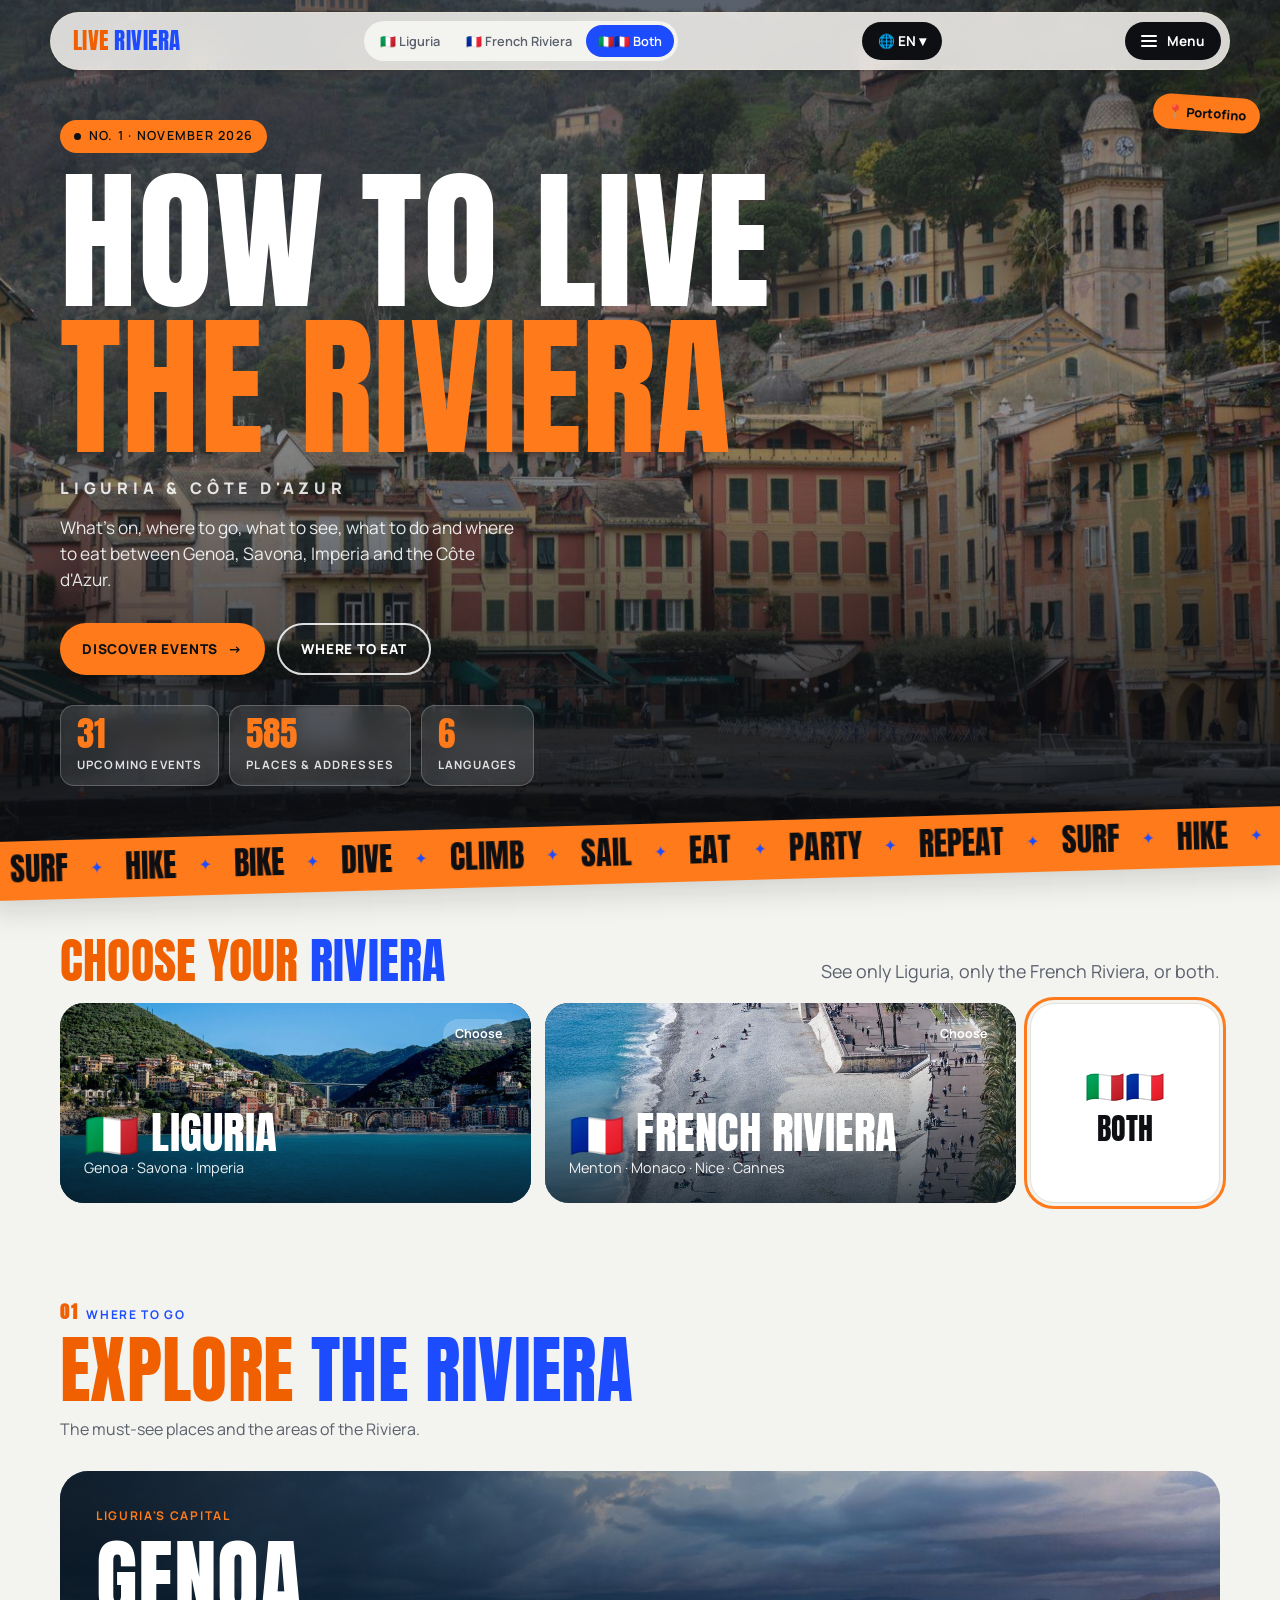
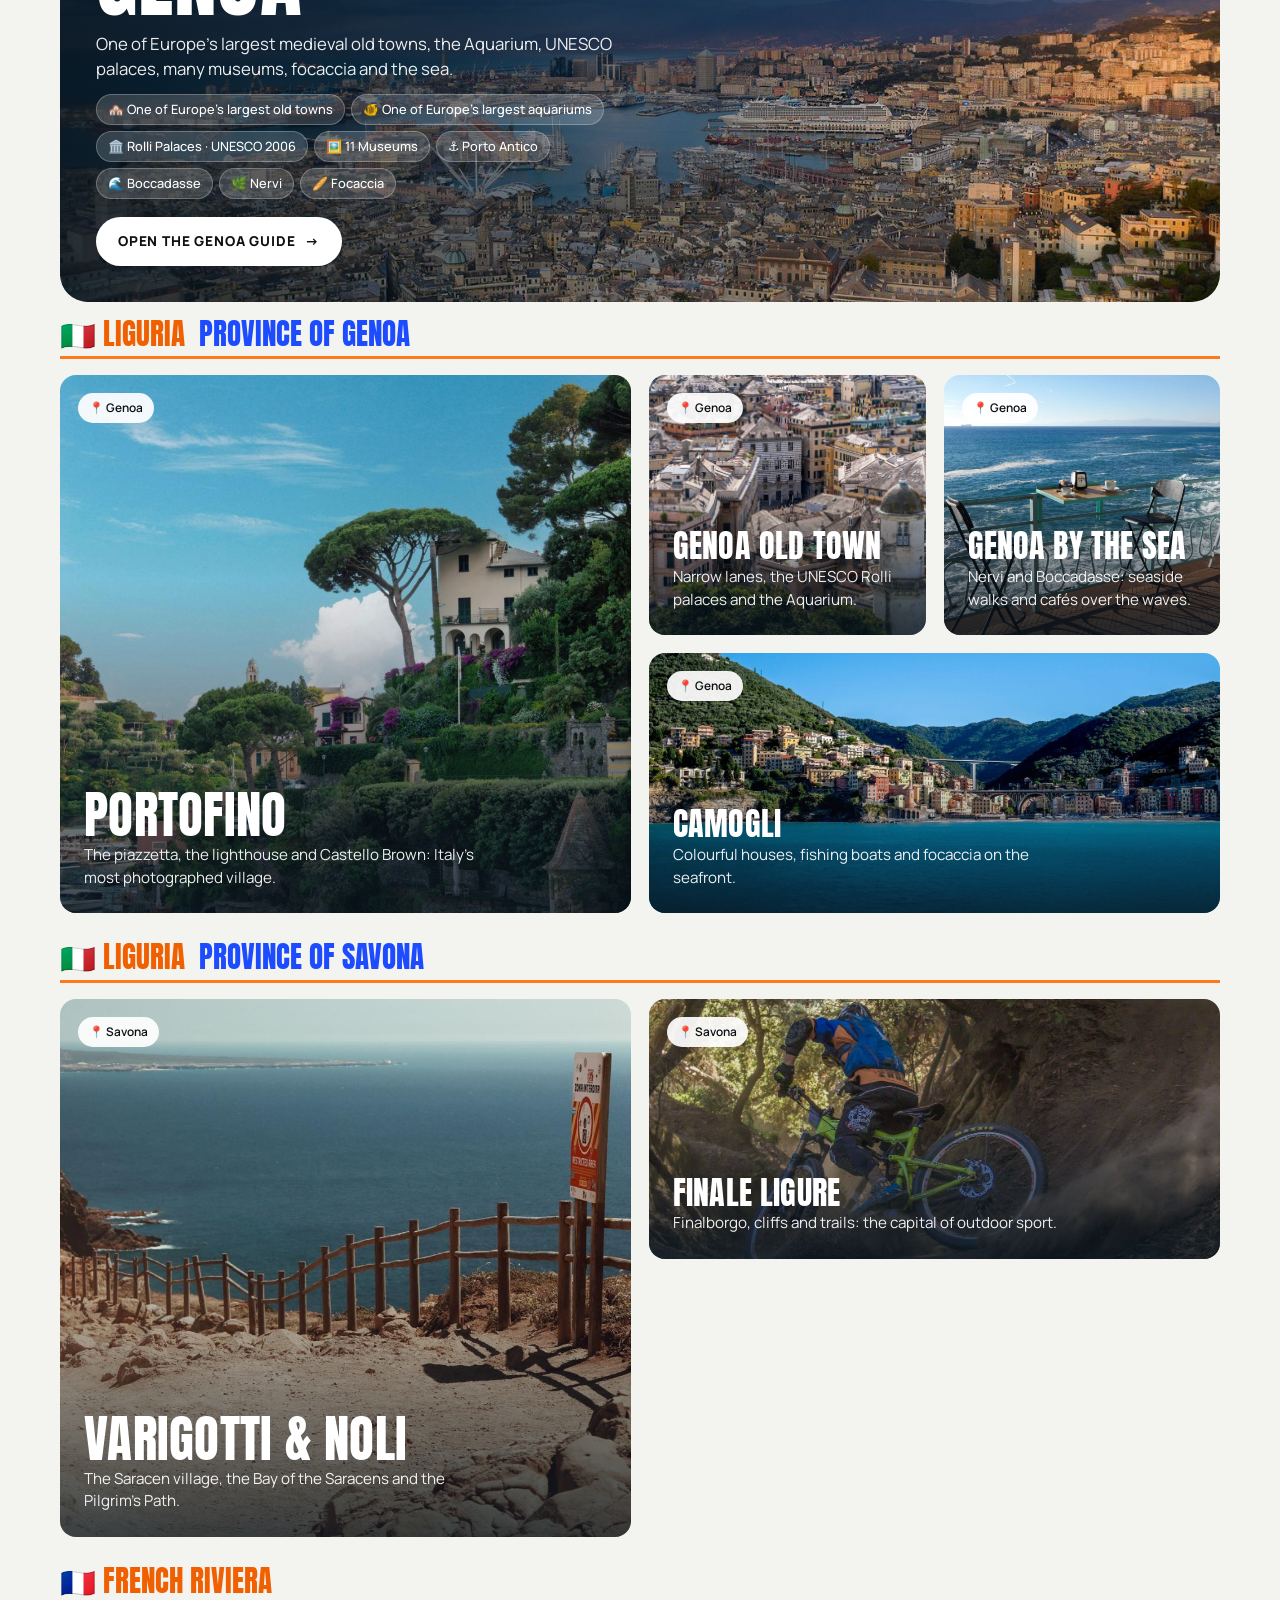
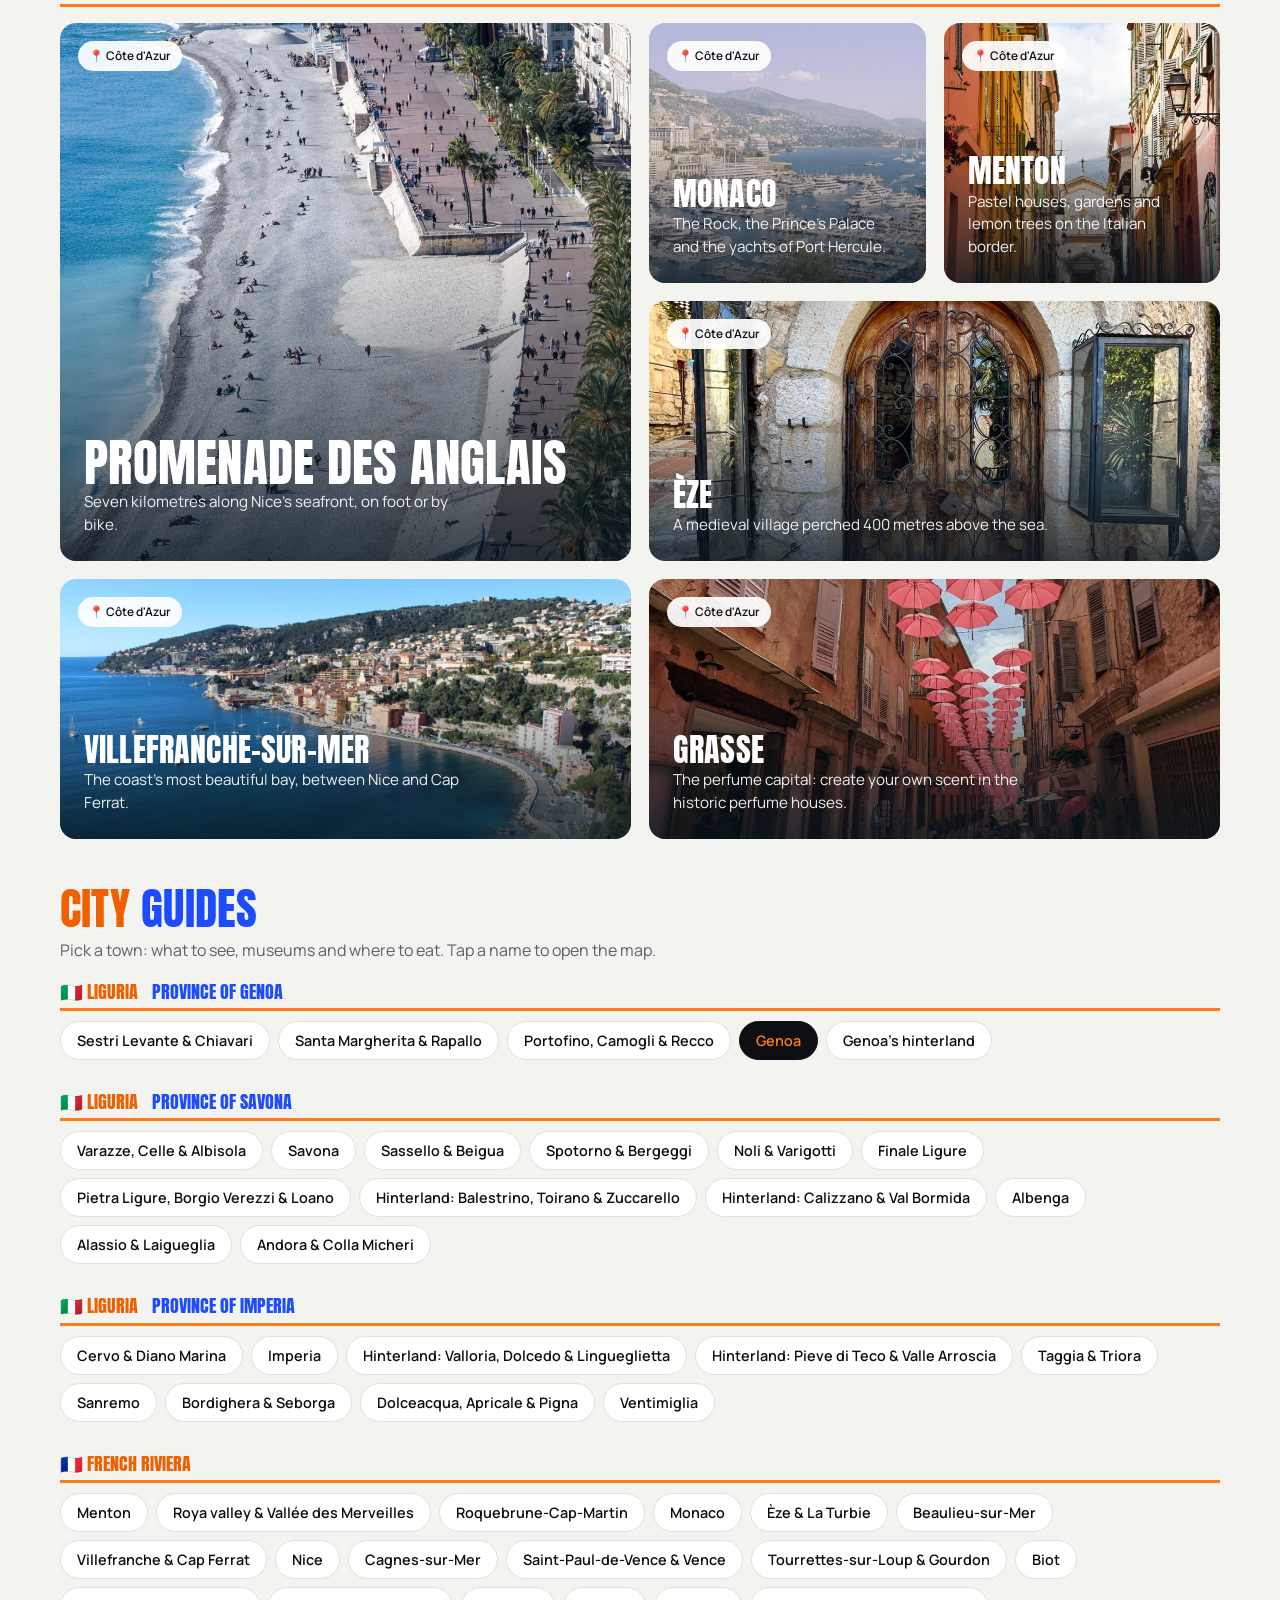
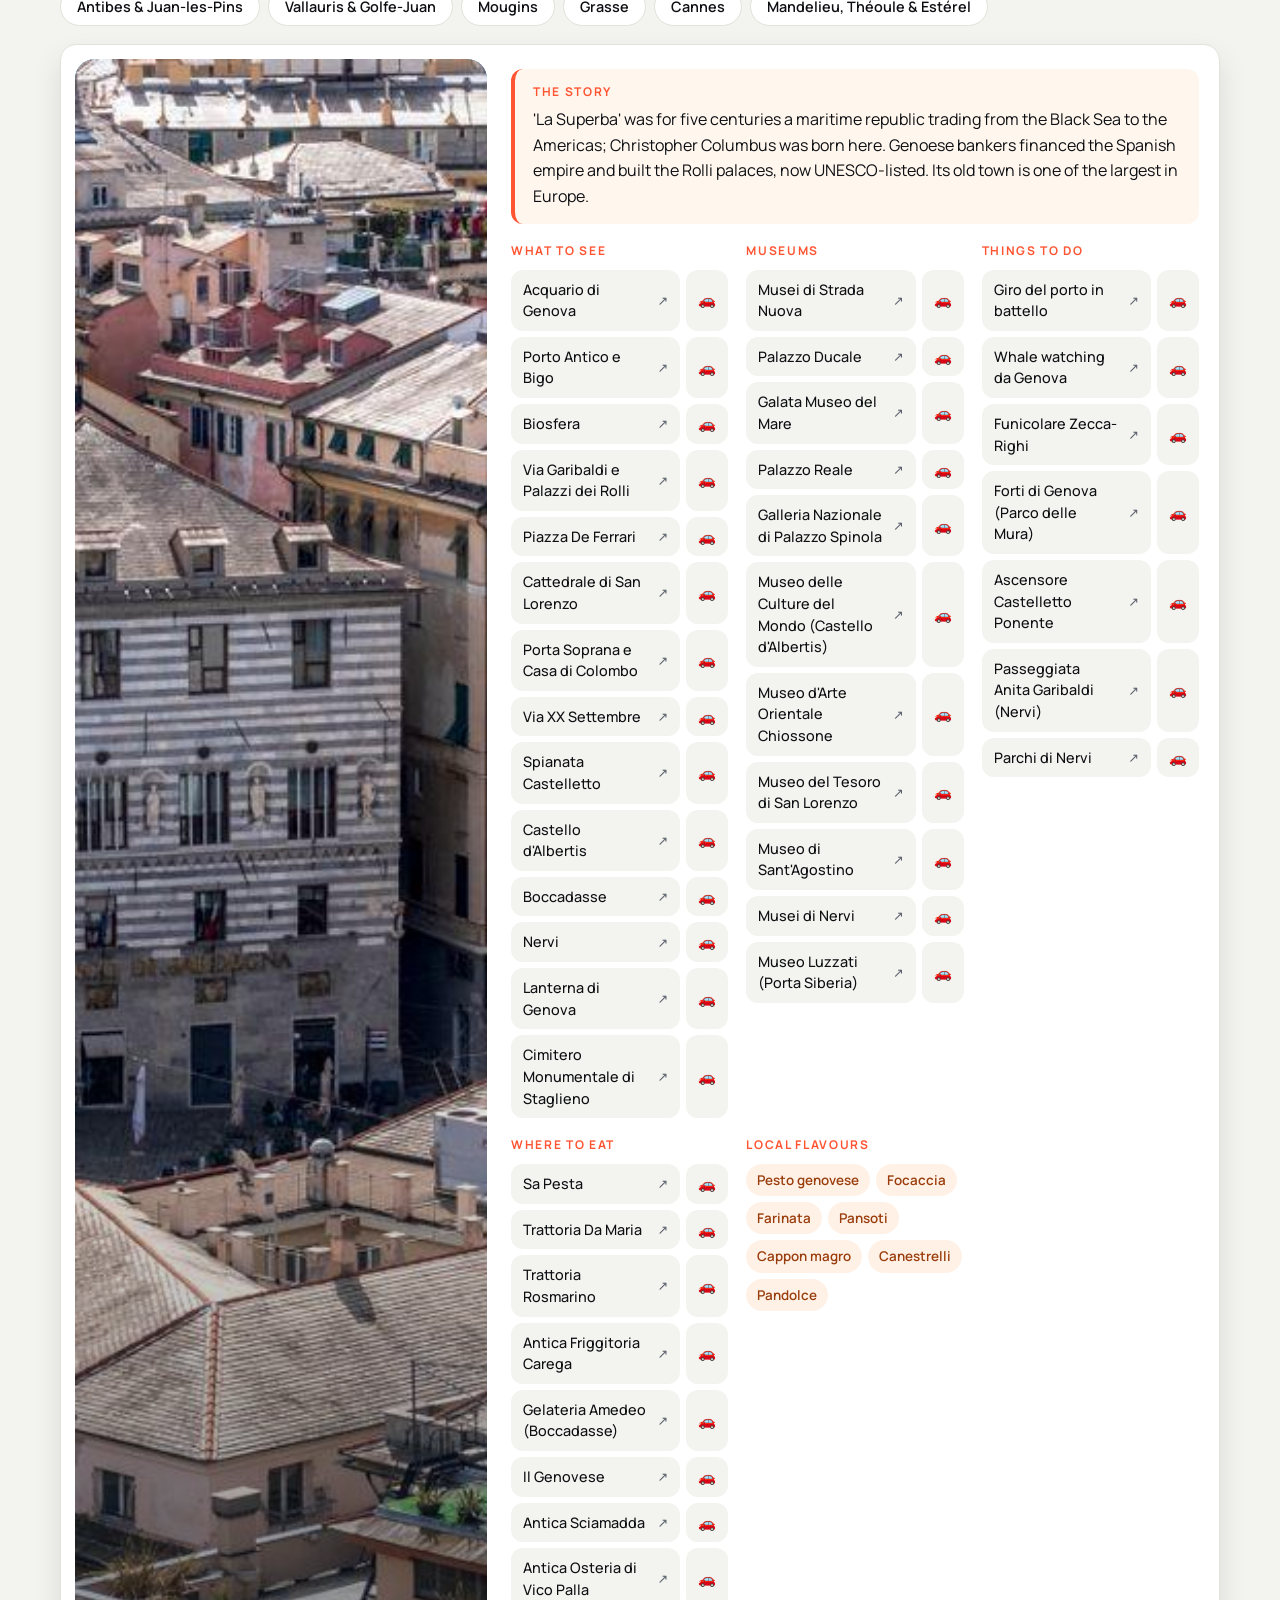
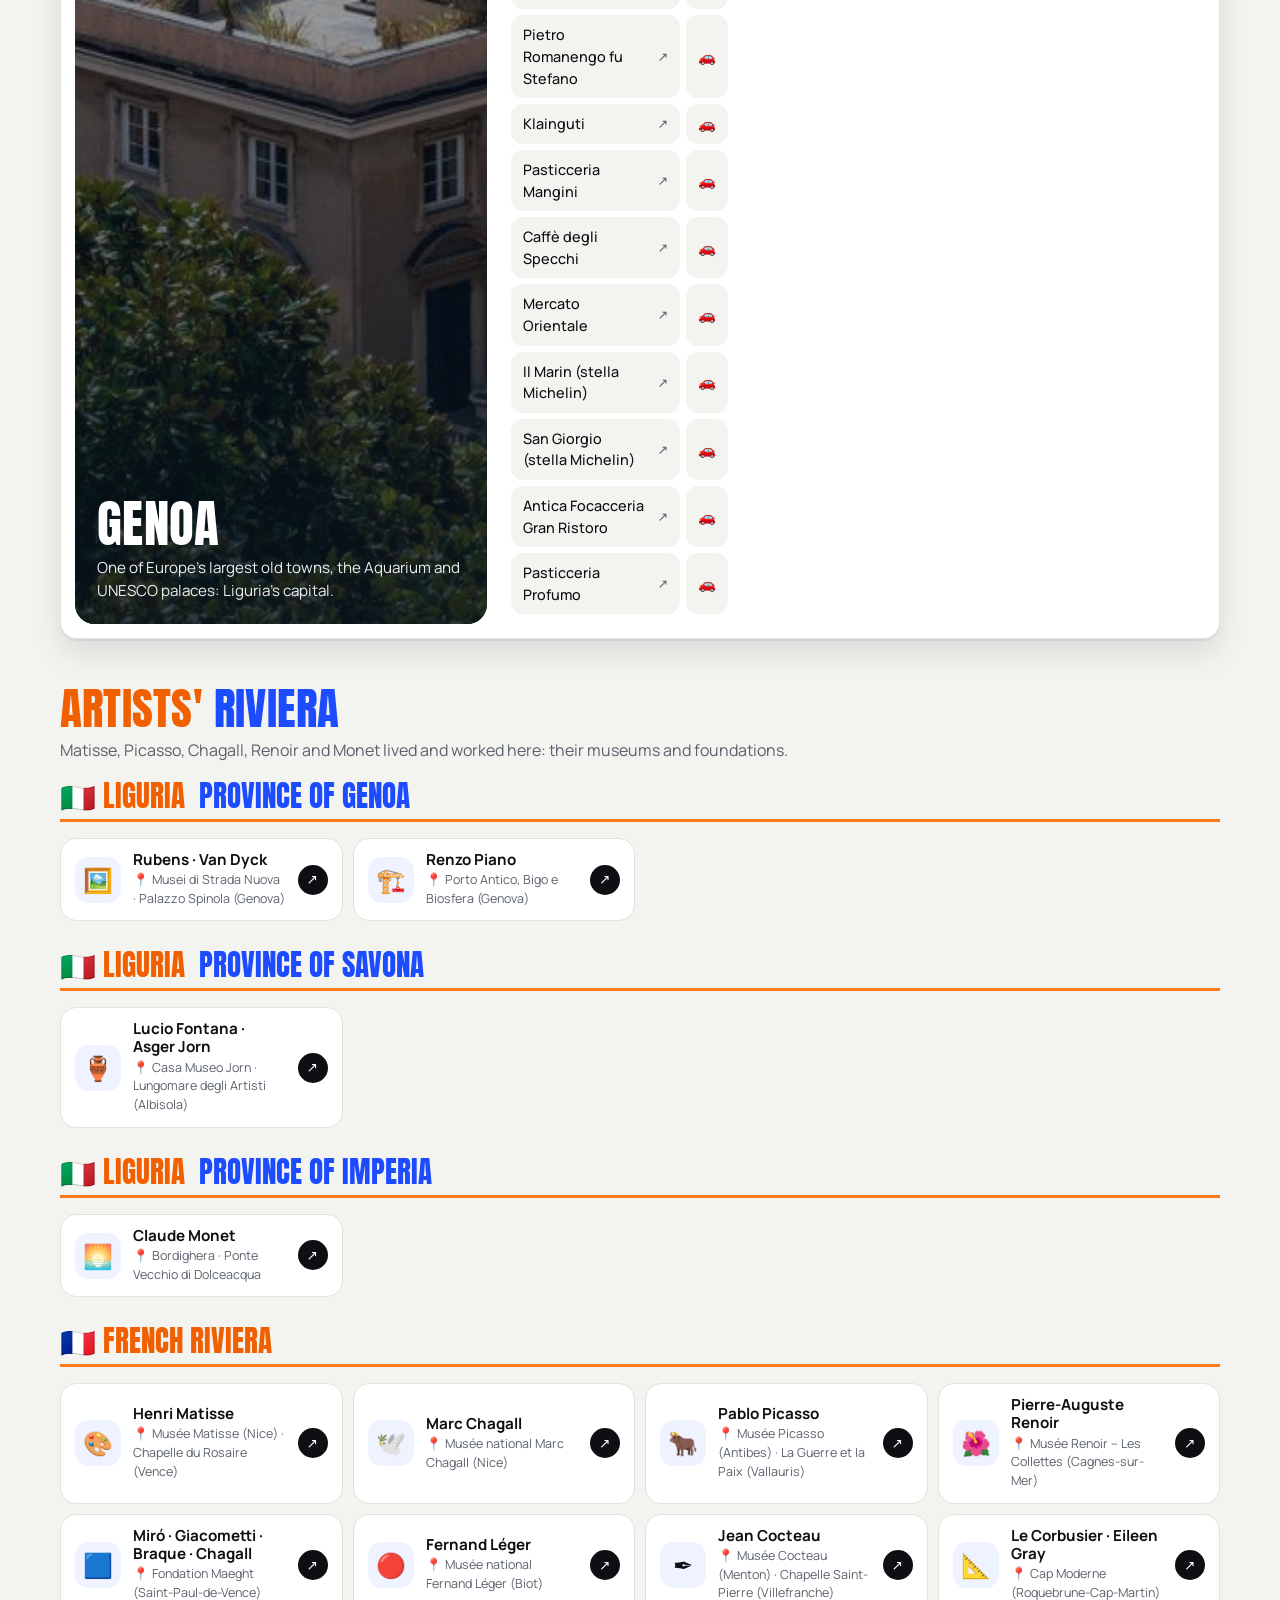
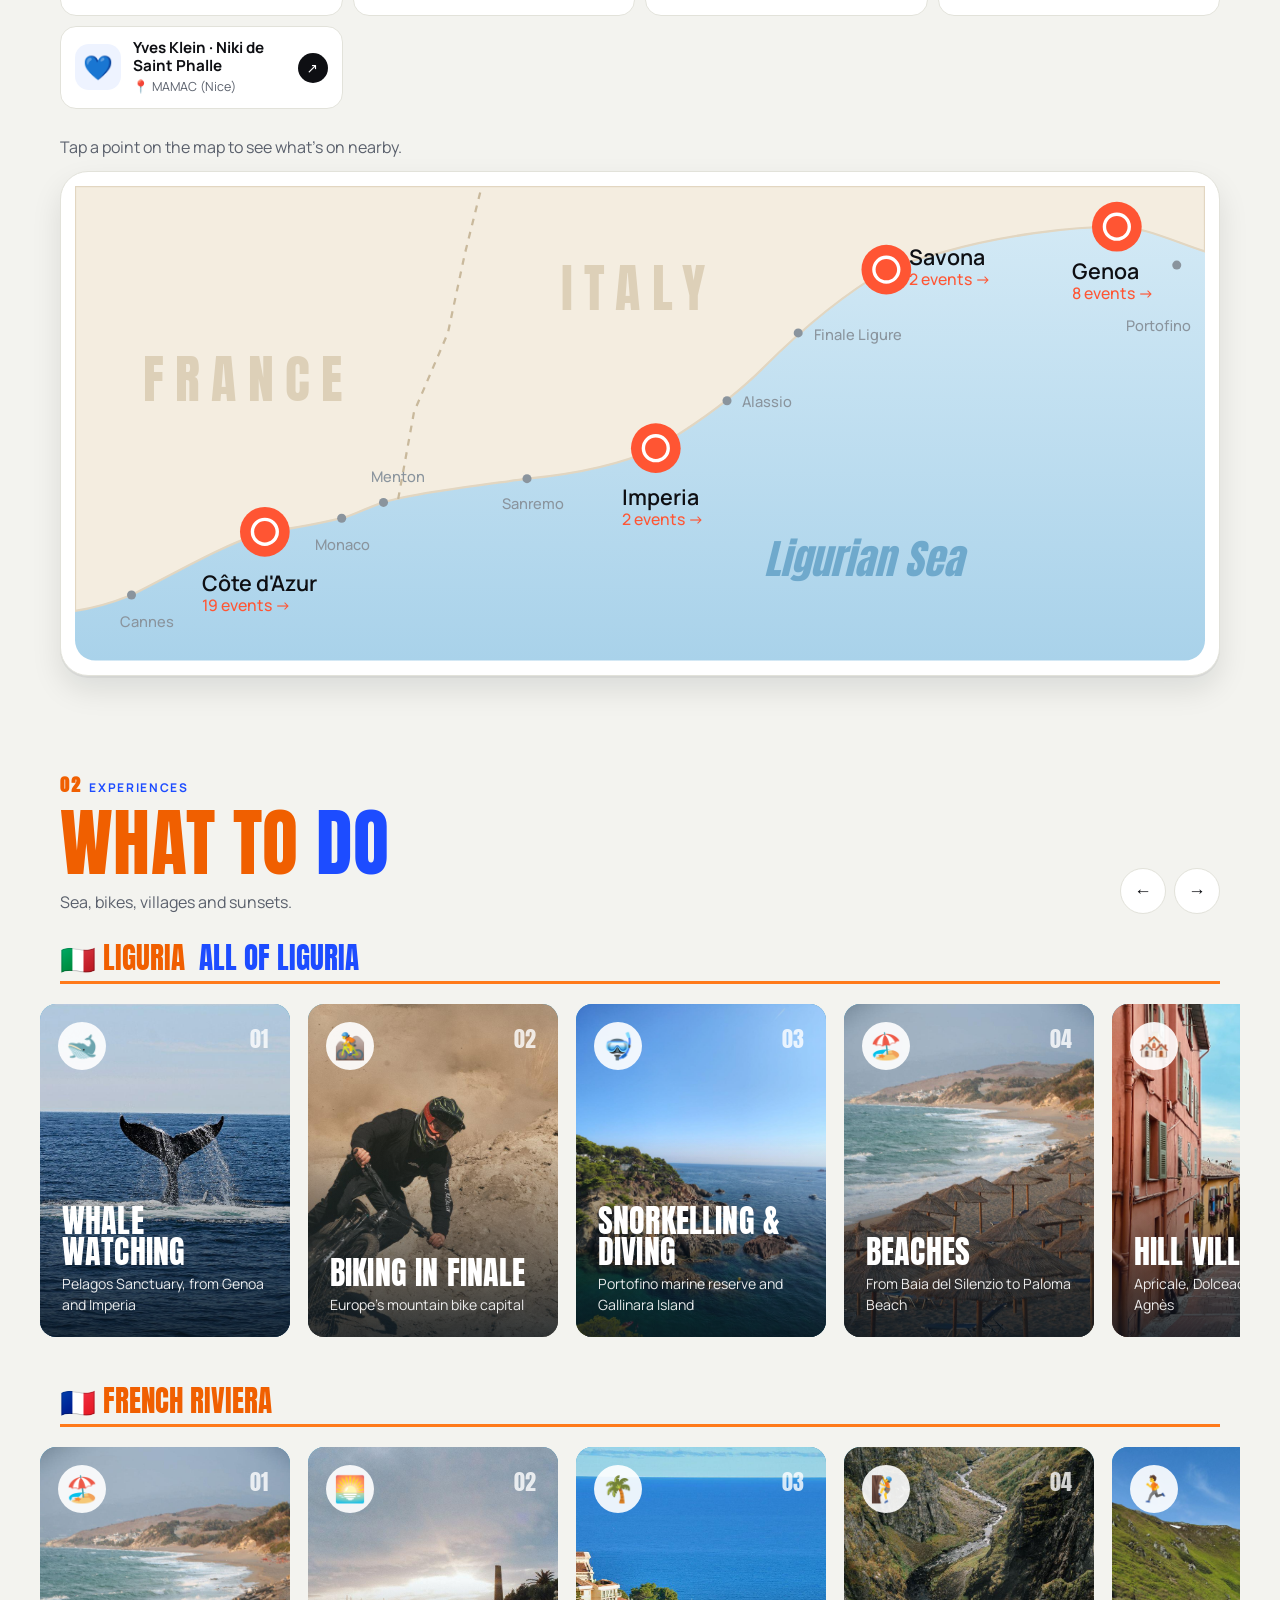
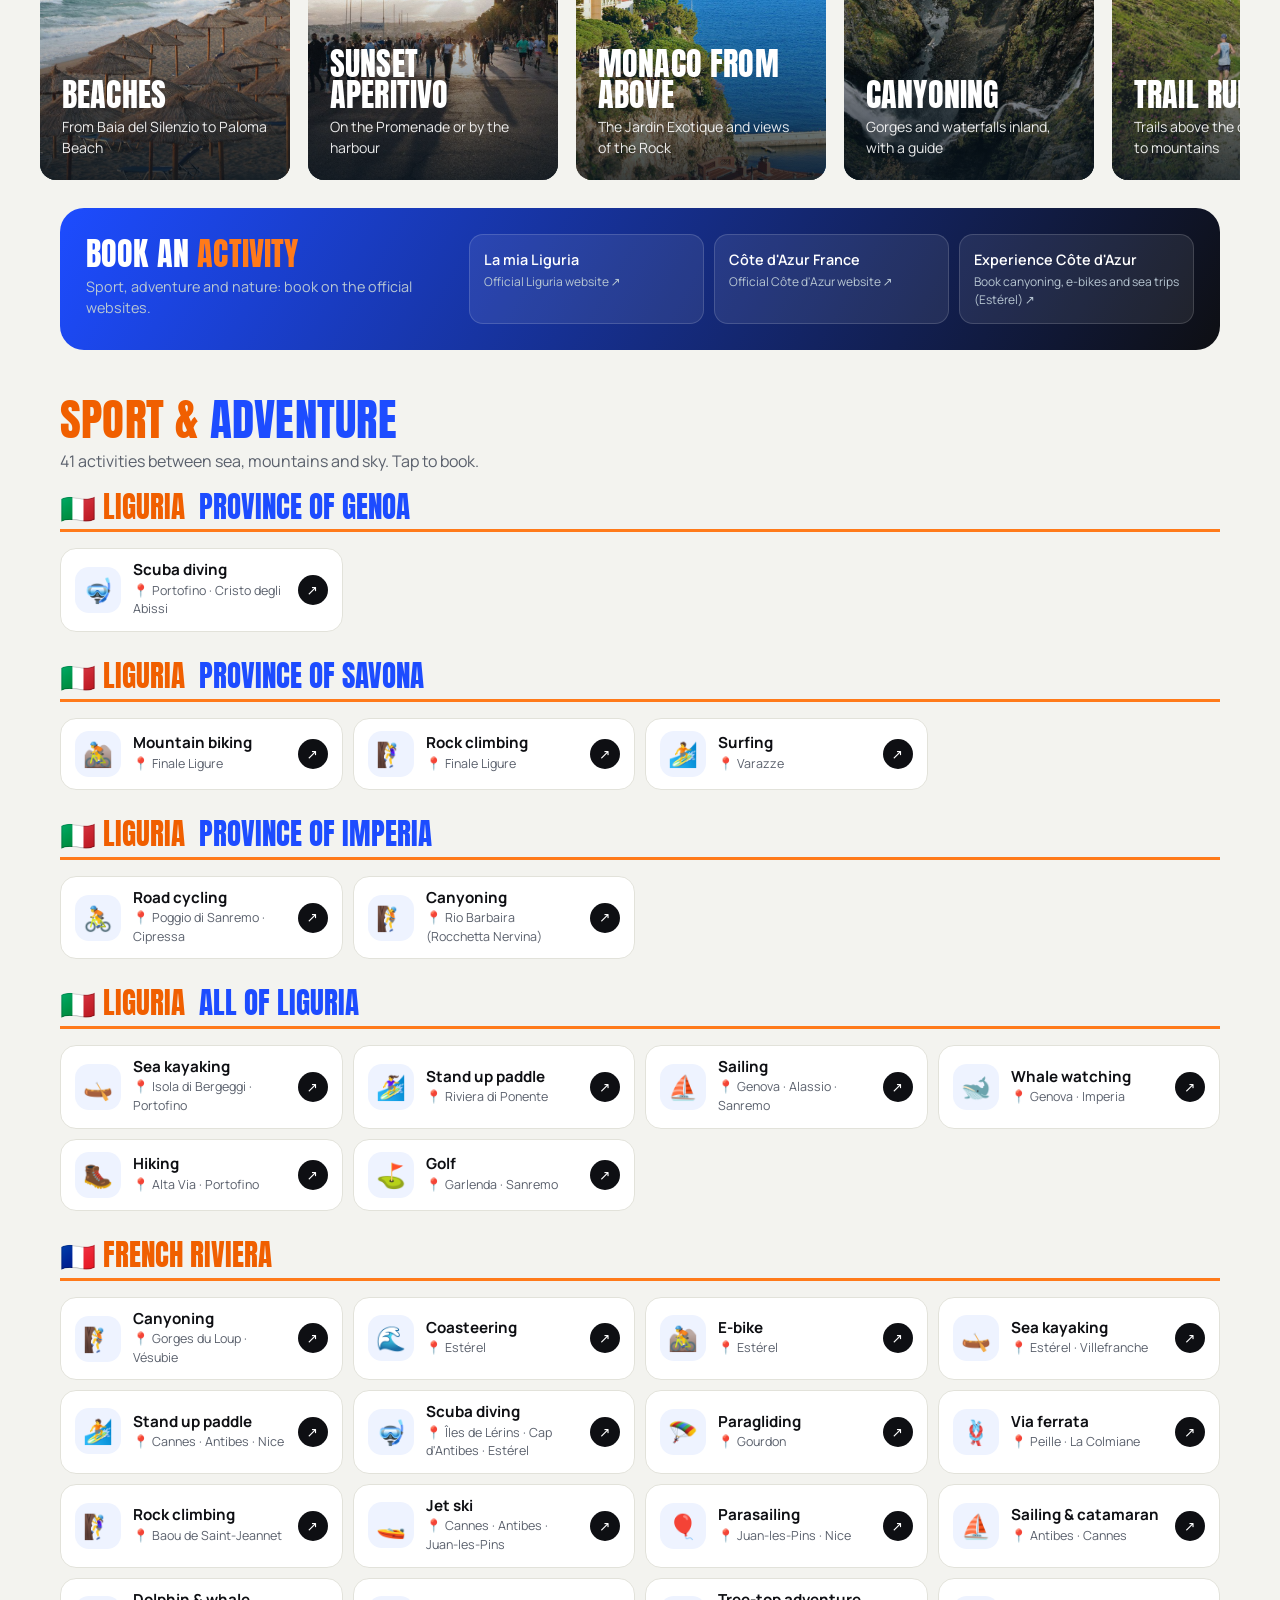
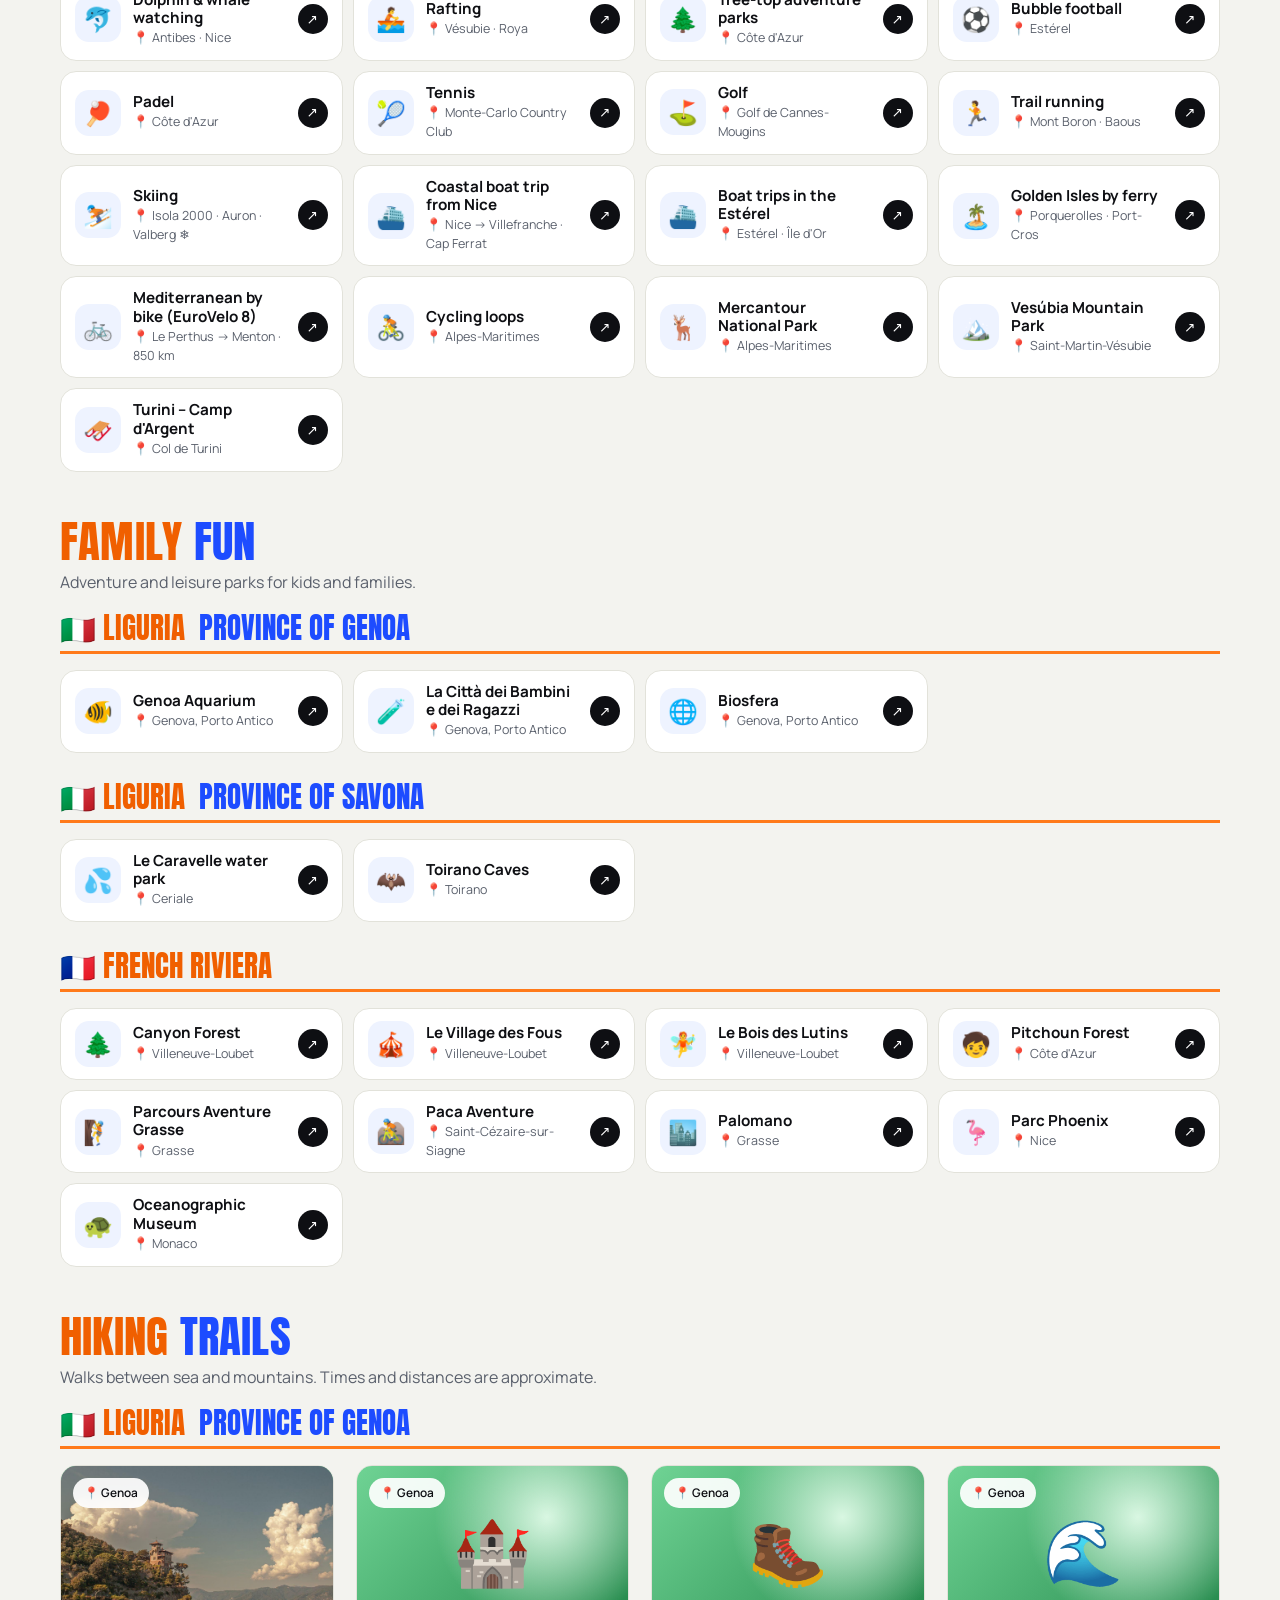
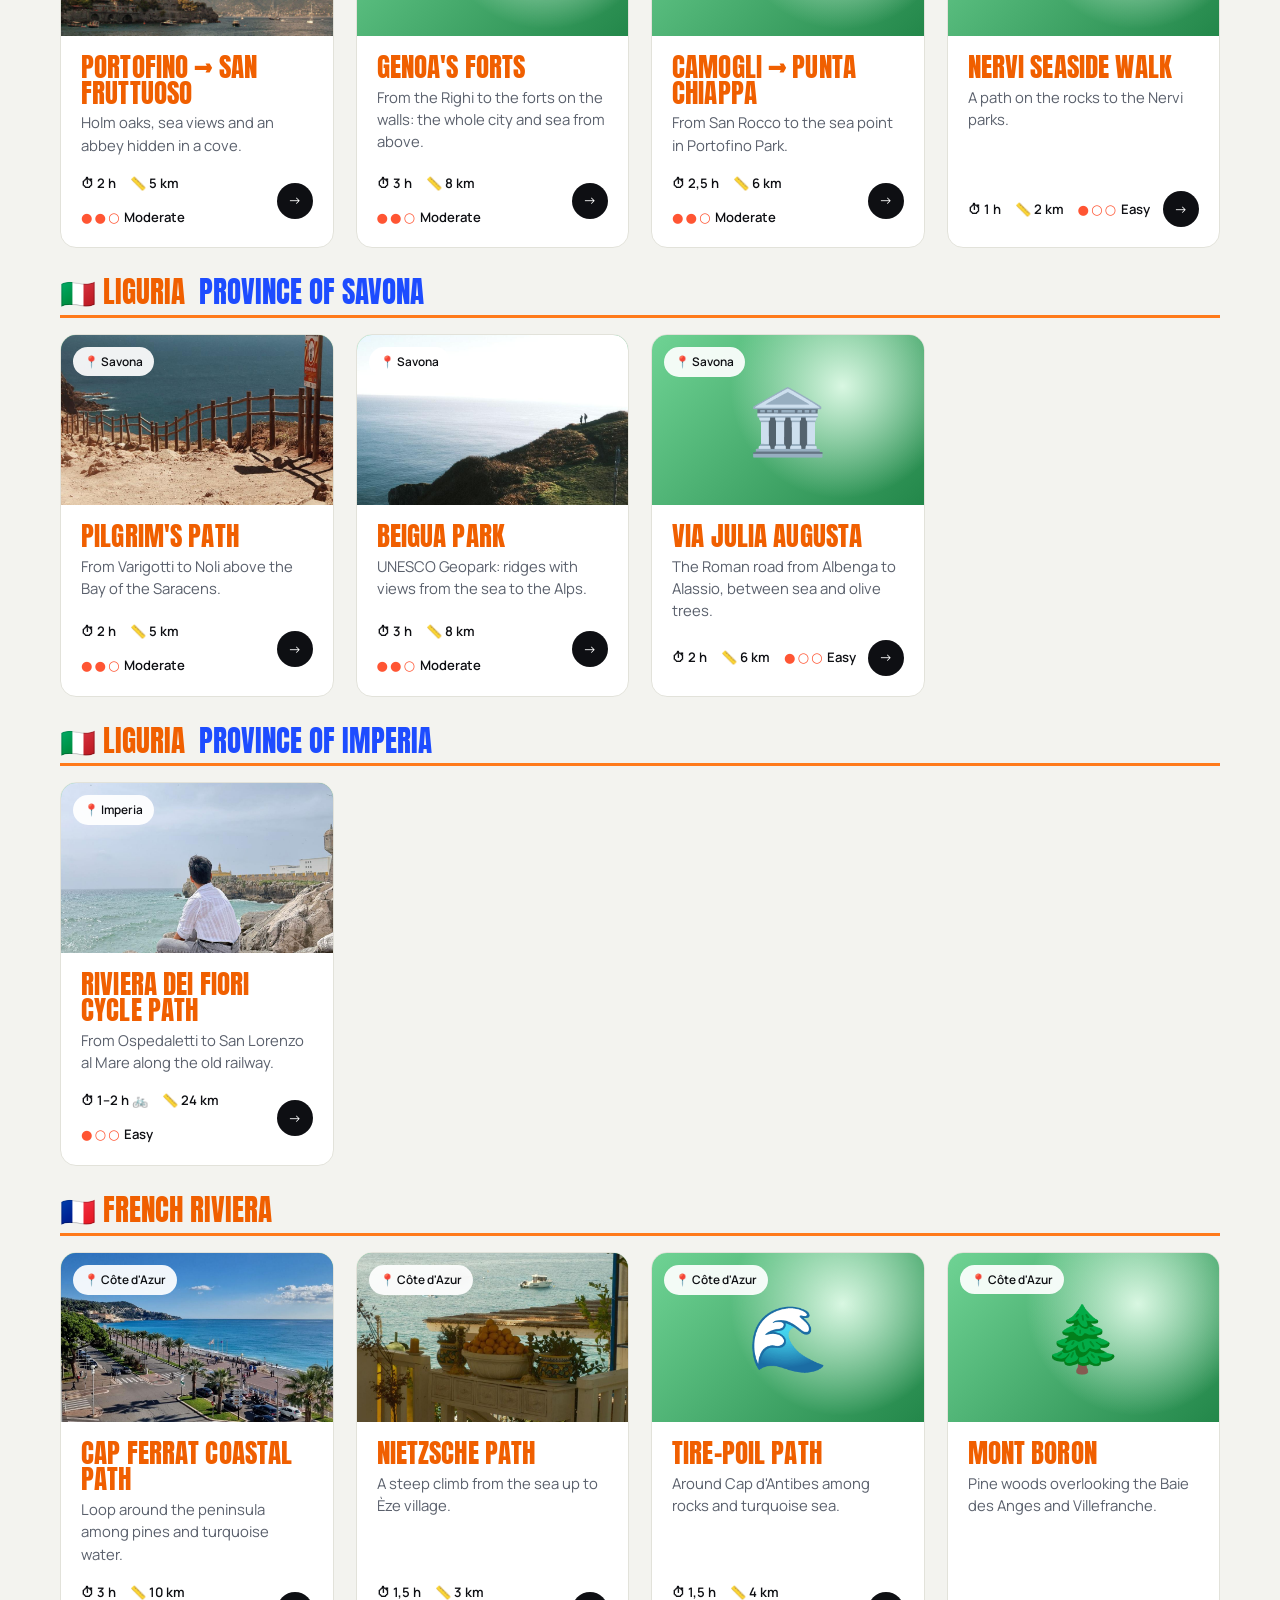
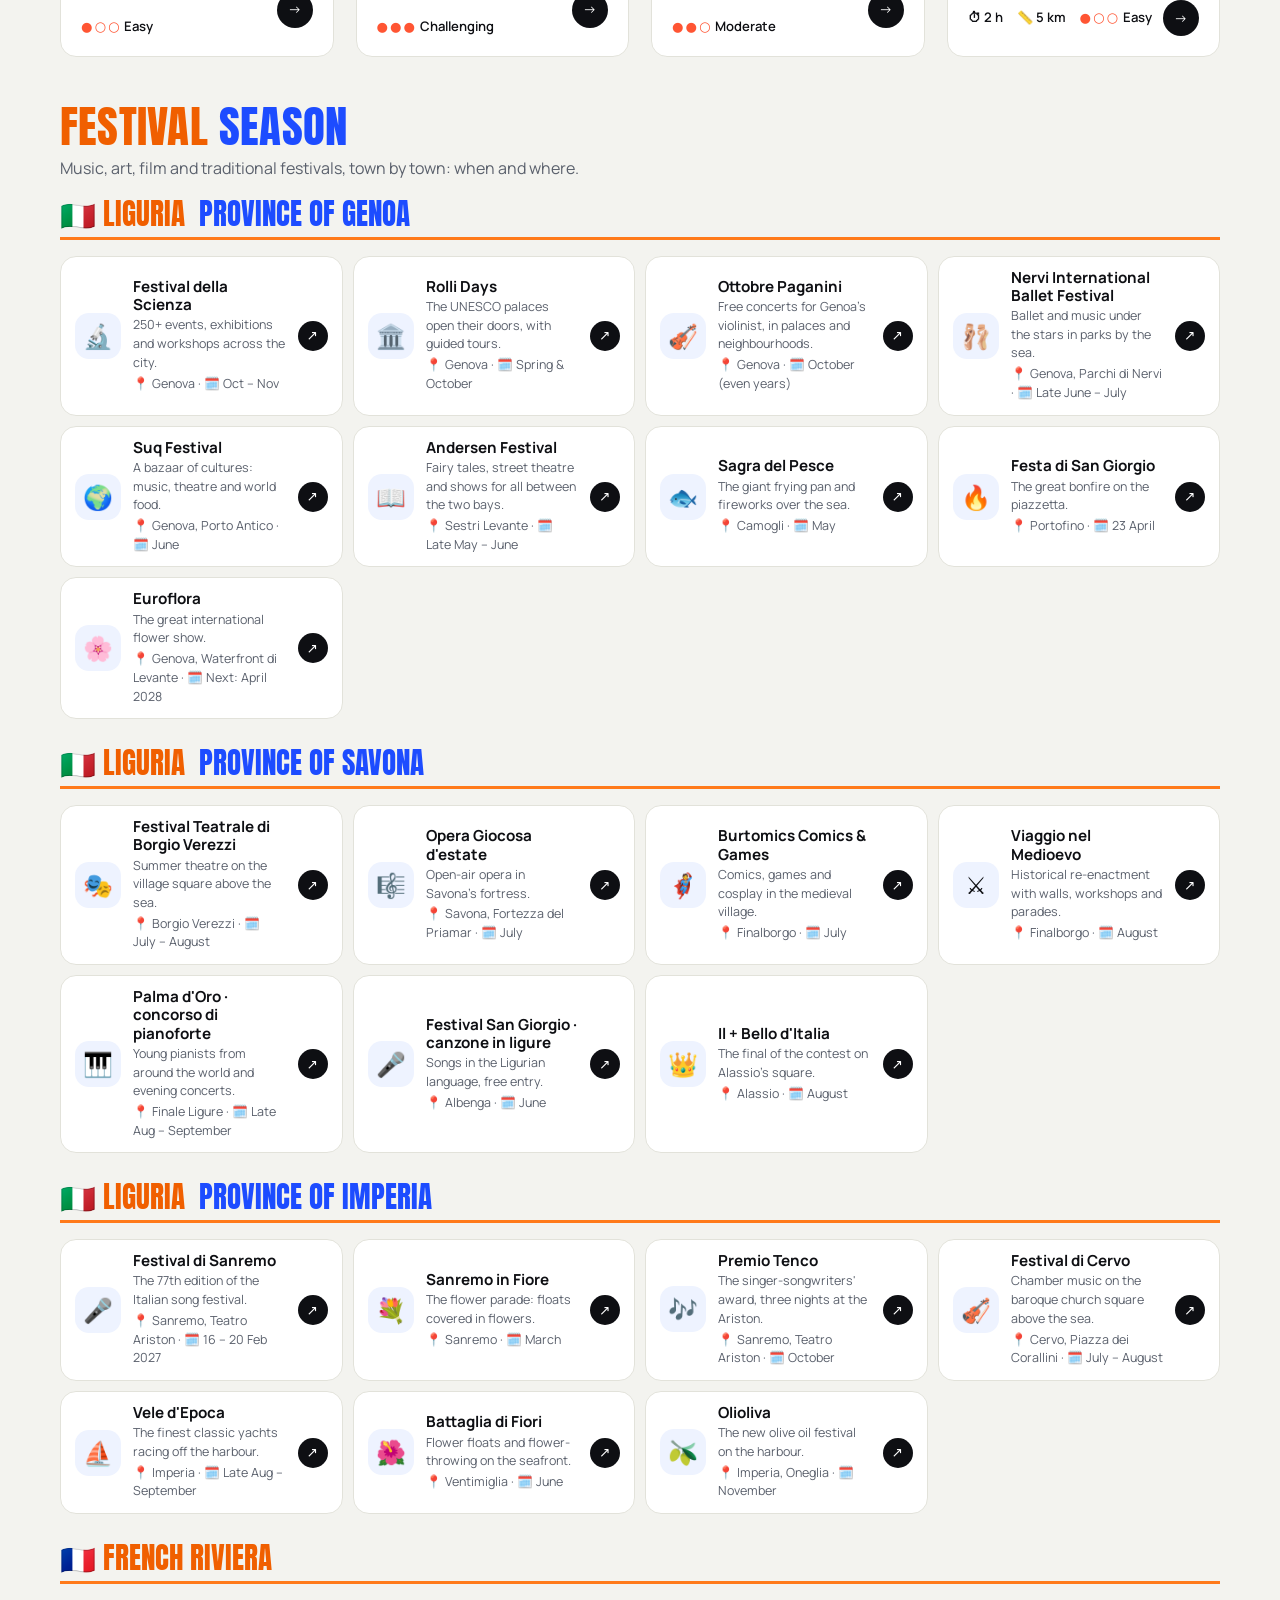
<file: index.html>
<!doctype html>
<html lang="it">
<head>
<meta charset="utf-8">
<meta name="viewport" content="width=device-width, initial-scale=1">
<title>Live Riviera — How to live Liguria &amp; the French Riviera</title>
<meta name="description" content="What's on, where to go, what to see, what to do, where to hike and where to eat between Genoa, Savona, Imperia and the Côte d'Azur.">
<link rel="preconnect" href="https://fonts.googleapis.com">
<link rel="preconnect" href="https://fonts.gstatic.com" crossorigin>
<link href="https://fonts.googleapis.com/css2?family=Anton&family=Manrope:wght@400;500;600;700;800&display=swap" rel="stylesheet">
<style>
  :root {
    --bg: #f7f2ea;
    --paper: #fffdf9;
    --ink: #13202c;
    --muted: #64707c;
    --line: #e7dfd2;
    --navy: #0b2a40;
    --sea: #1263a0;
    --coral: #ef6a45;
    --lemon: #ffd23f;
    --olive: #6b7f3a;
    --radius: 22px;
    --shadow: 0 1px 2px rgba(19,32,44,.04), 0 10px 30px rgba(19,32,44,.07);
  }
  * { box-sizing: border-box; }
  html { scroll-behavior: smooth; overflow-x: clip; }
  body { margin: 0; font-family: Manrope, system-ui, "PingFang SC", "Microsoft YaHei", sans-serif; color: var(--ink); background: var(--bg); line-height: 1.5; -webkit-font-smoothing: antialiased; }
  a { color: inherit; }
  img { max-width: 100%; display: block; }
  .wrap { max-width: 1200px; margin: 0 auto; padding: 0 20px; }
  em { font-style: italic; color: var(--coral); }
  .serif { font-family: var(--display); font-weight: 400; }

  /* ---------- Barra in alto ---------- */
  .topbar { position: fixed; inset: 12px 0 auto; z-index: 20; pointer-events: none; }
  .bar {
    pointer-events: auto; max-width: 1180px; margin: 0 auto; height: 58px; padding: 0 8px 0 22px;
    display: flex; align-items: center; justify-content: space-between; gap: 12px;
    background: rgba(255, 253, 249, .82); backdrop-filter: blur(14px) saturate(1.4); -webkit-backdrop-filter: blur(14px) saturate(1.4);
    border: 1px solid rgba(231, 223, 210, .9); border-radius: 999px; box-shadow: var(--shadow);
  }
  @media (max-width: 1220px) { .bar { margin: 0 12px; } }
  .logo { font-family: var(--display); font-size: 1.7rem; text-decoration: none; letter-spacing: -.01em; white-space: nowrap; }
  .logo i { color: var(--coral); }
  .reg { display: flex; background: var(--bg); border-radius: 999px; padding: 4px; gap: 2px; }
  .reg button { border: 0; background: none; padding: 7px 12px; border-radius: 999px; font: 600 .8rem Manrope, sans-serif; cursor: pointer; color: var(--muted); white-space: nowrap; }
  .reg button.on { background: var(--coral); color: #fff; }
  .lang { position: relative; }
  .lang summary { list-style: none; cursor: pointer; background: var(--navy); color: #fff; padding: 10px 16px; border-radius: 999px; font: 700 .85rem Manrope, sans-serif; user-select: none; white-space: nowrap; }
  .lang summary::-webkit-details-marker { display: none; }
  .lang-list { position: absolute; right: 0; top: calc(100% + 10px); background: var(--paper); border: 1px solid var(--line); border-radius: 18px; box-shadow: 0 20px 40px rgba(19,32,44,.16); padding: 6px; min-width: 190px; display: grid; }
  .lang-list button { border: 0; background: none; text-align: left; padding: 10px 14px; border-radius: 12px; font: 500 .92rem Manrope, sans-serif; cursor: pointer; color: var(--ink); }
  .lang-list button b { display: inline-block; width: 30px; color: var(--muted); font-size: .78rem; }
  .lang-list button:hover { background: var(--bg); }
  .lang-list button.on { background: var(--navy); color: #fff; }
  .lang-list button.on b { color: var(--lemon); }

  /* ---------- Menu a schermo intero ---------- */
  .menu-btn { display: flex; align-items: center; gap: 10px; border: 0; background: var(--navy); color: #fff; padding: 10px 16px; border-radius: 999px; font: 700 .85rem Manrope, sans-serif; cursor: pointer; }
  .burger, .burger::before, .burger::after { display: block; width: 16px; height: 2px; background: currentColor; border-radius: 2px; position: relative; }
  .burger::before, .burger::after { content: ""; position: absolute; left: 0; }
  .burger::before { top: -5px; } .burger::after { top: 5px; }
  .menu { position: fixed; inset: 0; z-index: 50; background: linear-gradient(160deg, var(--sea), var(--navy) 70%); color: #fff; overflow-y: auto;
    padding: calc(22px + env(safe-area-inset-top, 0px)) max(28px, env(safe-area-inset-right, 0px)) calc(28px + env(safe-area-inset-bottom, 0px)) max(28px, env(safe-area-inset-left, 0px));
    display: flex; flex-direction: column; gap: 34px; animation: menuIn .25s ease; }
  .menu[hidden] { display: none; }
  @keyframes menuIn { from { opacity: 0; transform: translateY(-10px); } }
  .menu-top { display: flex; justify-content: space-between; align-items: center; max-width: 1100px; width: 100%; margin: 0 auto; }
  .menu-top .logo { color: #fff; }
  .menu-close { border: 0; background: none; color: #fff; cursor: pointer; display: flex; flex-direction: column; align-items: center; gap: 4px; font: 600 .72rem Manrope, sans-serif; letter-spacing: .16em; text-transform: uppercase; }
  .menu-close .x { font-size: 2rem; line-height: 1; letter-spacing: 0; }
  .menu-main { display: grid; max-width: 1100px; width: 100%; margin: 0 auto; }
  .menu-main a { display: flex; justify-content: space-between; align-items: center; text-decoration: none; font-family: var(--display); font-size: clamp(2.6rem, 8vw, 4.6rem); line-height: 1.1; padding: 12px 0; border-bottom: 1px solid rgba(255,255,255,.14); transition: padding .2s, color .2s; }
  .menu-main a:hover { padding-left: 10px; color: var(--lemon); }
  .menu-main i { font-style: normal; color: var(--coral); font-family: Manrope, sans-serif; font-weight: 300; font-size: .8em; }
  .menu-sub { display: grid; gap: 12px; max-width: 1100px; width: 100%; margin: 0 auto; }
  .menu-sub a { color: #fff; font-weight: 600; font-size: 1.1rem; text-decoration: none; }
  .menu-sub a:hover { color: var(--lemon); }
  .sub-head { margin: 48px 0 20px; }
  .sub-head h3 { font-family: var(--display); font-weight: 400; font-size: clamp(2rem, 4vw, 2.8rem); line-height: 1; margin: 0 0 8px; }
  .sub-head p { margin: 0; color: var(--muted); }
  .sub-head:has(> p:only-child) { margin: 26px 0 12px; }

  /* ---------- Sport & adventure ---------- */
  .sports { display: grid; grid-template-columns: repeat(auto-fill, minmax(270px, 1fr)); gap: 10px; }
  .sport { display: grid; grid-template-columns: 46px minmax(0, 1fr) auto; gap: 12px; align-items: center; text-decoration: none; background: var(--paper); border: 1px solid var(--line); border-radius: 16px; padding: 12px 14px; transition: transform .2s, border-color .2s; animation: pop .35s ease both; }
  .sport:hover { transform: translateY(-3px); border-color: var(--coral); }
  .sport .ic { width: 46px; height: 46px; border-radius: 14px; display: grid; place-items: center; font-size: 1.5rem; background: linear-gradient(135deg, #e3eef7, #fde8e1); }
  .sport b { display: block; font-size: .95rem; line-height: 1.2; }
  .sport small { display: block; color: var(--muted); font-size: .78rem; margin-top: 2px; }
  .sport .go { width: 30px; height: 30px; font-size: .85rem; }
  .sport:hover .go { background: var(--coral); color: #fff; }

  /* ---------- Genova in evidenza ---------- */
  .spot { position: relative; isolation: isolate; overflow: hidden; display: grid; grid-template-columns: minmax(0, 1fr); min-height: 380px; border-radius: 28px; margin-bottom: 18px; color: #fff; text-decoration: none; }
  .spot[hidden] { display: none; }
  .spot img { position: absolute; inset: 0; width: 100%; height: 100%; object-fit: cover; z-index: -2; transition: transform .8s; }
  .spot:hover img { transform: scale(1.04); }
  .spot::after { content: ""; position: absolute; inset: 0; z-index: -1; background: linear-gradient(90deg, rgba(8,20,30,.85), rgba(8,20,30,.35) 60%, rgba(8,20,30,0)); }
  .spot-text { padding: 36px; max-width: 620px; display: flex; flex-direction: column; justify-content: center; gap: 12px; }
  .spot-kicker { font-size: .75rem; font-weight: 700; letter-spacing: .16em; text-transform: uppercase; color: var(--lemon); }
  .spot h3 { font-family: var(--display); font-weight: 400; font-size: clamp(3rem, 7vw, 5.4rem); line-height: .95; margin: 0; }
  .spot p { margin: 0; font-size: 1.05rem; opacity: .92; }
  .spot-tags { display: flex; flex-wrap: wrap; gap: 6px; }
  .spot-tags span { background: rgba(255,255,255,.16); border: 1px solid rgba(255,255,255,.25); padding: 5px 11px; border-radius: 999px; font-size: .8rem; font-weight: 500; }
  .spot .btn { align-self: flex-start; background: #fff; color: var(--ink); margin-top: 6px; }

  /* ---------- City guides ---------- */
  .city { display: grid; grid-template-columns: minmax(0, 1fr) minmax(0, 1.7fr); gap: 18px; margin-top: 16px; background: var(--paper); border: 1px solid var(--line); border-radius: 28px; padding: 14px; box-shadow: var(--shadow); animation: pop .35s ease both; }
  .city-cover { position: relative; isolation: isolate; overflow: hidden; border-radius: 20px; min-height: 300px; color: #fff; padding: 22px; display: flex; flex-direction: column; justify-content: flex-end; background: linear-gradient(160deg, #3fa7d6, #0b2a40); }
  .city-cover img { position: absolute; inset: 0; width: 100%; height: 100%; object-fit: cover; z-index: -2; }
  .city-cover::after { content: ""; position: absolute; inset: 0; z-index: -1; background: linear-gradient(to top, rgba(8,20,30,.8), rgba(8,20,30,0) 60%); }
  .city-cover .emo { position: absolute; top: 18px; right: 20px; font-size: 3.4rem; }
  .city-cover:has(img) .emo { display: none; }
  .city-cover h3 { font-family: var(--display); font-weight: 400; font-size: clamp(2.2rem, 4vw, 3.2rem); line-height: 1; margin: 0 0 8px; }
  .city-cover p { margin: 0; opacity: .92; font-size: .95rem; }
  .city-lists { display: grid; grid-template-columns: repeat(auto-fit, minmax(180px, 1fr)); gap: 18px; padding: 10px 6px; align-content: start; }
  .city-lists h4 { margin: 0 0 10px; font-size: .75rem; font-weight: 700; letter-spacing: .14em; text-transform: uppercase; color: var(--coral); }
  .city-lists ul { list-style: none; margin: 0; padding: 0; display: grid; gap: 6px; }
  .city-lists a { display: flex; justify-content: space-between; gap: 10px; align-items: center; text-decoration: none; padding: 9px 12px; border-radius: 12px; background: var(--bg); font-size: .9rem; font-weight: 500; transition: background .2s, color .2s; }
  .city-lists a:hover { background: var(--navy); color: #fff; }
  .tastes { display: flex; flex-wrap: wrap; gap: 6px; }
  .tastes span { background: #fff1e6; color: #9a3d0c; border-radius: 999px; padding: 6px 11px; font-size: .84rem; font-weight: 600; }
  #cityChips { flex-wrap: wrap; overflow: visible; }
  .city-lists a::after { content: "↗"; color: var(--muted); font-size: .8rem; }
  #cityPanels .city + .city { margin-top: 18px; }

  /* ---------- Copertina ---------- */
  .hero { padding: 116px 0 0; }
  .hero-grid { display: grid; grid-template-columns: 1fr 1.05fr; gap: 40px; align-items: center; }
  .pill { display: inline-flex; align-items: center; gap: 8px; font-size: .78rem; font-weight: 600; letter-spacing: .1em; text-transform: uppercase; color: var(--sea); background: #e3eef7; padding: 7px 14px; border-radius: 999px; }
  .pill::before { content: ""; width: 7px; height: 7px; border-radius: 50%; background: var(--coral); animation: pulse 2s infinite; }
  @keyframes pulse { 50% { opacity: .3; } }
  .hero h1 { font-family: var(--display); font-weight: 400; font-size: clamp(3rem, 7.4vw, 6.4rem); line-height: .94; letter-spacing: -.025em; margin: 22px 0; }
  .hero h1 small { display: block; font-size: .42em; line-height: 1.15; color: var(--muted); margin-top: 14px; letter-spacing: 0; }
  .hero p { font-size: 1.12rem; color: var(--muted); max-width: 42ch; margin: 0 0 30px; }
  .cta { display: flex; gap: 12px; flex-wrap: wrap; }
  .btn { display: inline-flex; align-items: center; gap: 10px; text-decoration: none; font-weight: 600; font-size: .95rem; padding: 14px 22px; border-radius: 999px; border: 0; cursor: pointer; transition: transform .2s; }
  .btn:hover { transform: translateY(-2px); }
  .btn.dark { background: var(--navy); color: #fff; }
  .btn.light { background: var(--paper); color: var(--ink); border: 1px solid var(--line); }
  .btn .arr { transition: transform .2s; }
  .btn:hover .arr { transform: translateX(4px); }

  .cover { position: relative; border-radius: 32px; overflow: hidden; aspect-ratio: 1 / 1.05; box-shadow: var(--shadow); background: linear-gradient(160deg, #3fa7d6, #0b2a40); }
  .cover img { position: absolute; inset: 0; width: 100%; height: 100%; object-fit: cover; animation: zoom 18s ease-in-out infinite alternate; }
  @keyframes zoom { to { transform: scale(1.08); } }
  .cover::after { content: ""; position: absolute; inset: 0; background: linear-gradient(to top, rgba(8,20,30,.55), transparent 45%); }
  .cover .tag { position: absolute; top: 18px; left: 18px; z-index: 1; background: rgba(255,255,255,.9); backdrop-filter: blur(8px); padding: 7px 13px; border-radius: 999px; font-size: .78rem; font-weight: 600; }
  .cover .stat { position: absolute; left: 18px; bottom: 18px; right: 18px; display: flex; gap: 10px; z-index: 1; }
  .cover .stat div { flex: 1; background: rgba(255,255,255,.9); backdrop-filter: blur(8px); border-radius: 16px; padding: 12px 14px; }
  .cover .stat b { display: block; font-family: var(--display); font-weight: 400; font-size: 2rem; line-height: 1; }
  .cover .stat span { font-size: .75rem; color: var(--muted); font-weight: 500; }

  /* ---------- Scelta della costa ---------- */
  .choose-head { margin-top: 56px; display: flex; justify-content: space-between; align-items: end; gap: 12px; flex-wrap: wrap; }
  .choose-head h2 { font-family: var(--display); font-weight: 400; font-size: clamp(2rem, 4vw, 3rem); line-height: 1; margin: 0; }
  .choose-head p { margin: 0; color: var(--muted); }
  .choose { display: grid; grid-template-columns: 1fr 1fr 190px; gap: 14px; margin-top: 18px; }
  .pick { position: relative; isolation: isolate; overflow: hidden; border-radius: 24px; min-height: 200px; padding: 24px; color: #fff; text-align: left; border: 0; outline: 3px solid transparent; outline-offset: 3px; cursor: pointer; display: flex; flex-direction: column; justify-content: flex-end; gap: 4px; font: inherit; background: var(--navy); transition: outline-color .2s, transform .2s; }
  .pick:hover { transform: translateY(-3px); }
  .pick img { position: absolute; inset: 0; width: 100%; height: 100%; object-fit: cover; z-index: -2; transition: transform .6s; }
  .pick::after { content: ""; position: absolute; inset: 0; z-index: -1; background: linear-gradient(to top, rgba(8,20,30,.78), rgba(8,20,30,.05) 70%); }
  .pick:hover img { transform: scale(1.05); }
  .pick.on { outline-color: var(--coral); }
  .pick b { font-family: var(--display); font-weight: 400; font-size: 2.8rem; line-height: 1; }
  .pick .sub { font-size: .9rem; opacity: .92; }
  .pick .check { position: absolute; top: 16px; right: 16px; background: #fff; color: var(--ink); border-radius: 999px; padding: 6px 12px; font-size: .78rem; font-weight: 700; }
  .pick:not(.on) .check { background: rgba(255,255,255,.2); color: #fff; }
  .pick.both { background: var(--paper); color: var(--ink); border: 1px solid var(--line); align-items: center; justify-content: center; text-align: center; }
  .pick.both::after { display: none; }
  .pick.both b { font-size: 1.9rem; }
  .pick.both .flags { font-size: 2rem; }
  .pin.off { opacity: .3; }
  .see .tile.w2 { grid-column: span 2; }

  section { padding-top: 96px; scroll-margin-top: 70px; }
  .head { display: flex; justify-content: space-between; align-items: end; gap: 20px; flex-wrap: wrap; margin-bottom: 30px; }
  .head h2 { font-family: var(--display); font-weight: 400; font-size: clamp(2.6rem, 6vw, 4.6rem); line-height: .95; letter-spacing: -.02em; margin: 0; }
  .head p { margin: 12px 0 0; color: var(--muted); max-width: 50ch; }
  .eyebrow { font-size: .75rem; font-weight: 700; letter-spacing: .14em; text-transform: uppercase; color: var(--coral); margin-bottom: 10px; display: block; }
  .num { font-family: var(--display); color: var(--muted); font-size: 1.1rem; margin-right: 8px; }

  /* ---------- Riquadri foto (primo piano, cosa vedere) ---------- */
  .bento { display: grid; grid-template-columns: 1.4fr 1fr; grid-template-rows: 1fr 1fr; gap: 18px; margin-bottom: 44px; }
  .tile { position: relative; border-radius: var(--radius); overflow: hidden; color: #fff; text-decoration: none; display: flex; flex-direction: column; justify-content: flex-end; padding: 24px; min-height: 230px; isolation: isolate; }
  .tile.big { grid-row: span 2; min-height: 480px; }
  .tile .bg { position: absolute; inset: 0; z-index: -2; transition: transform .7s; }
  .tile .bg img { width: 100%; height: 100%; object-fit: cover; }
  .tile::after { content: ""; position: absolute; inset: 0; z-index: -1; background: linear-gradient(to top, rgba(8,20,30,.78), rgba(8,20,30,0) 62%); }
  .tile:hover .bg { transform: scale(1.06); }
  .tile .emo { position: absolute; top: 22px; right: 24px; font-size: 4.2rem; filter: drop-shadow(0 8px 16px rgba(0,0,0,.18)); }
  .tile .bg:has(img) ~ .emo { display: none; }
  .tile.big .emo { font-size: 8rem; top: 40px; right: 44px; }
  .tile .when { font-size: .76rem; font-weight: 600; letter-spacing: .08em; text-transform: uppercase; opacity: .92; }
  .tile h3 { font-family: var(--display); font-weight: 400; font-size: 2rem; line-height: 1.05; margin: 6px 0 4px; }
  .tile.big h3 { font-size: clamp(2.8rem, 5vw, 4.2rem); }
  .tile p { margin: 0; opacity: .92; max-width: 44ch; font-size: .95rem; }
  .tile .chip-z { position: absolute; top: 18px; left: 18px; background: rgba(255,255,255,.92); color: var(--ink); font-size: .74rem; font-weight: 600; padding: 6px 11px; border-radius: 999px; }

  .see { display: grid; grid-template-columns: repeat(4, 1fr); grid-auto-rows: 260px; gap: 18px; }
  .see .tile { min-height: 0; }
  .see .tile:nth-child(1) { grid-column: span 2; grid-row: span 2; }
  .see .tile:nth-child(1) h3 { font-size: clamp(2.4rem, 4vw, 3.4rem); }

  /* ---------- Filtri ---------- */
  .filters { display: flex; flex-direction: column; gap: 10px; margin-bottom: 26px; }
  .chips { display: flex; gap: 8px; overflow-x: auto; scrollbar-width: none; padding-bottom: 2px; }
  .chips::-webkit-scrollbar { display: none; }
  .chip { flex: none; border: 1px solid var(--line); background: var(--paper); padding: 9px 16px; border-radius: 999px; font: 500 .9rem Manrope, sans-serif; cursor: pointer; color: var(--ink); transition: all .15s; }
  .chip:hover { border-color: var(--ink); }
  .chip.on { background: var(--ink); color: #fff; border-color: var(--ink); }

  /* ---------- Schede eventi ---------- */
  .grid { display: grid; grid-template-columns: repeat(auto-fill, minmax(270px, 1fr)); gap: 22px; }
  .card { background: var(--paper); border-radius: var(--radius); overflow: hidden; border: 1px solid var(--line); display: flex; flex-direction: column; text-decoration: none; transition: transform .25s, box-shadow .25s; animation: pop .4s ease both; }
  @keyframes pop { from { opacity: 0; transform: translateY(12px); } }
  .card:hover { transform: translateY(-6px); box-shadow: 0 20px 40px rgba(19,32,44,.12); }
  .card .media { position: relative; aspect-ratio: 16 / 10; display: grid; place-items: center; font-size: 4rem; overflow: hidden; }
  .card .media img { position: absolute; inset: 0; width: 100%; height: 100%; object-fit: cover; transition: transform .6s; }
  .card:hover .media img { transform: scale(1.06); }
  .card .media:has(img) .emo { display: none; }
  .badge { position: absolute; top: 12px; left: 12px; background: rgba(255,255,255,.92); backdrop-filter: blur(6px); padding: 6px 11px; border-radius: 999px; font-size: .74rem; font-weight: 600; }
  .badge.soon { left: auto; right: 12px; background: var(--lemon); }
  .card .body { padding: 18px 20px 20px; display: flex; flex-direction: column; gap: 6px; flex: 1; }
  .card .date { font-size: .78rem; font-weight: 700; letter-spacing: .08em; text-transform: uppercase; color: var(--coral); }
  .card h3 { font-family: var(--display); font-weight: 400; font-size: 1.7rem; line-height: 1.05; margin: 0; }
  .card p { margin: 0; font-size: .93rem; color: var(--muted); }
  .card .foot { margin-top: auto; padding-top: 12px; display: flex; justify-content: space-between; align-items: center; gap: 10px; font-size: .85rem; color: var(--muted); }
  .go { flex: none; width: 36px; height: 36px; border-radius: 50%; background: var(--bg); display: grid; place-items: center; color: var(--ink); transition: background .2s, color .2s; }
  .card:hover .go, .rest:hover .go { background: var(--coral); color: #fff; }
  .empty { grid-column: 1 / -1; text-align: center; padding: 50px 20px; color: var(--muted); background: var(--paper); border-radius: var(--radius); border: 1px dashed var(--line); }
  .stats { display: flex; gap: 14px; flex-wrap: wrap; font-size: .82rem; font-weight: 600; color: var(--ink); }
  .dots { letter-spacing: 2px; color: var(--coral); }

  .g-sagre { background: radial-gradient(circle at 30% 20%, #fff3c4, transparent 50%), linear-gradient(135deg, #ffd66b, #f39a3d); }
  .g-feste { background: radial-gradient(circle at 70% 20%, #ffd9cb, transparent 50%), linear-gradient(135deg, #ff9a76, #e5533a); }
  .g-musica { background: radial-gradient(circle at 30% 80%, #e7dcff, transparent 50%), linear-gradient(135deg, #a58bff, #5b3fc4); }
  .g-mercatini { background: radial-gradient(circle at 70% 70%, #ffe1e4, transparent 50%), linear-gradient(135deg, #f7a3ab, #c8404f); }
  .g-cultura { background: radial-gradient(circle at 30% 30%, #d5f0fb, transparent 50%), linear-gradient(135deg, #79c3e6, #1f6fa5); }
  .g-sport, .g-hike { background: radial-gradient(circle at 70% 30%, #d9f7e2, transparent 50%), linear-gradient(135deg, #6fd394, #23874a); }

  /* ---------- Mappa ---------- */
  .map { background: var(--paper); border: 1px solid var(--line); border-radius: 28px; padding: 14px; box-shadow: var(--shadow); }
  .map svg { width: 100%; height: auto; display: block; }
  .pin { cursor: pointer; outline: none; }
  .pin .halo { fill: var(--coral); transform-box: fill-box; transform-origin: center; animation: halo 2.4s ease-out infinite; }
  @keyframes halo { from { transform: scale(.6); opacity: .45; } to { transform: scale(1.8); opacity: 0; } }
  .pin .dot { fill: var(--coral); stroke: #fff; stroke-width: 3; transition: fill .2s; }
  .pin:hover .dot, .pin:focus .dot, .pin.on .dot { fill: var(--navy); }
  .pin .lbl { font: 600 19px Manrope, sans-serif; fill: var(--ink); }
  .pin .n { font: 500 14px Manrope, sans-serif; fill: var(--coral); }
  .town { font: 500 13px Manrope, sans-serif; fill: #8a949d; }

  /* ---------- Cosa fare (carosello) ---------- */
  .rail { display: grid; grid-auto-flow: column; grid-auto-columns: minmax(250px, 23%); gap: 18px; overflow-x: auto; scroll-snap-type: x mandatory; padding: 4px 20px 20px; margin: 0 -20px; scrollbar-width: none; }
  .rail::-webkit-scrollbar { display: none; }
  .exp { isolation: isolate; scroll-snap-align: start; position: relative; aspect-ratio: 3 / 4; border-radius: var(--radius); overflow: hidden; color: #fff; text-decoration: none; padding: 22px; display: flex; flex-direction: column; justify-content: flex-end; transition: transform .25s; }
  .exp:hover { transform: translateY(-6px); }
  .exp img { position: absolute; inset: 0; width: 100%; height: 100%; object-fit: cover; z-index: -2; transition: transform .6s; }
  .exp:hover img { transform: scale(1.06); }
  .exp::after { content: ""; position: absolute; inset: 0; z-index: -1; background: linear-gradient(to top, rgba(8,20,30,.8), rgba(8,20,30,0) 60%); }
  .exp .emo { position: absolute; top: 18px; left: 18px; font-size: 1.6rem; background: rgba(255,255,255,.9); width: 48px; height: 48px; border-radius: 50%; display: grid; place-items: center; }
  .exp .n { position: absolute; top: 18px; right: 22px; font-family: var(--display); font-size: 1.4rem; opacity: .8; }
  .exp b { font-family: var(--display); font-weight: 400; font-size: 2rem; line-height: 1.05; }
  .exp .sub { font-size: .88rem; opacity: .9; margin-top: 6px; }
  .rail-nav { display: flex; gap: 8px; }
  .rail-nav button { width: 46px; height: 46px; border-radius: 50%; border: 1px solid var(--line); background: var(--paper); cursor: pointer; font-size: 1.1rem; color: var(--ink); }
  .rail-nav button:hover { background: var(--ink); color: #fff; }

  /* ---------- Dove mangiare ---------- */
  .eat { display: grid; grid-template-columns: minmax(0, 1fr) minmax(0, 1.15fr); gap: 26px; align-items: start; }
  .collage { display: grid; grid-template-columns: minmax(0, 1fr) minmax(0, 1fr); grid-template-rows: 220px 220px; gap: 12px; position: sticky; top: 90px; }
  .collage figure { margin: 0; position: relative; border-radius: var(--radius); overflow: hidden; }
  .collage figure:first-child { grid-row: span 2; }
  .collage img { width: 100%; height: 100%; object-fit: cover; }
  .collage figcaption { position: absolute; left: 12px; bottom: 12px; background: rgba(255,255,255,.92); padding: 6px 12px; border-radius: 999px; font-size: .8rem; font-weight: 600; }
  .dishes { grid-column: span 2; display: flex; flex-wrap: wrap; gap: 8px; margin-top: 4px; }
  .dish { background: var(--paper); border: 1px solid var(--line); border-radius: 999px; padding: 7px 13px; font-size: .85rem; }
  .dish small { color: var(--muted); }
  .rests { display: grid; gap: 10px; }
  .rest { display: grid; grid-template-columns: 48px 1fr auto; gap: 14px; align-items: center; background: var(--paper); border: 1px solid var(--line); border-radius: 18px; padding: 14px 16px; text-decoration: none; transition: transform .2s, box-shadow .2s; animation: pop .35s ease both; }
  .rest:hover { transform: translateX(4px); box-shadow: var(--shadow); }
  .rest .ic { width: 48px; height: 48px; border-radius: 14px; display: grid; place-items: center; font-size: 1.5rem; background: var(--bg); }
  .rest h3 { margin: 0; font-family: var(--display); font-weight: 400; font-size: 1.45rem; line-height: 1.1; }
  .rest p { margin: 2px 0 0; font-size: .88rem; color: var(--muted); }
  .rest .meta { display: flex; gap: 8px; align-items: center; flex-wrap: wrap; margin-top: 6px; font-size: .76rem; font-weight: 600; }
  .t-michelin { background: #fde8e1; color: #b33a1a; }
  .t-modern { background: #e2ecf7; color: #1d4f7a; }
  .t-trad { background: #e8eedb; color: #4c5d23; }
  .t-street { background: #fff2c2; color: #7a5a00; }
  .t-sweet { background: #f6e1f0; color: #8a2b6c; }
  .tagp { padding: 3px 9px; border-radius: 999px; }
  .price { color: var(--muted); letter-spacing: 1px; }
  .guides { margin-top: 26px; background: var(--navy); color: #fff; border-radius: 24px; padding: 26px; display: grid; grid-template-columns: 1fr 2fr; gap: 20px; align-items: center; }
  .guides h3 { margin: 0; font-family: var(--display); font-weight: 400; font-size: 2rem; line-height: 1; }
  .guides p { margin: 6px 0 0; color: #b8c7d3; font-size: .9rem; }
  .guides .links { display: grid; grid-template-columns: repeat(auto-fit, minmax(120px, 1fr)); gap: 10px; }
  .guides .links a { background: rgba(255,255,255,.08); border: 1px solid rgba(255,255,255,.15); border-radius: 14px; padding: 14px; text-decoration: none; font-weight: 600; font-size: .9rem; transition: background .2s; }
  .guides .links a:hover { background: var(--coral); }
  .guides.book { margin-top: 8px; background: linear-gradient(120deg, var(--sea), var(--navy)); }
  .guides.book .links { grid-template-columns: repeat(auto-fit, minmax(200px, 1fr)); }
  .guides .links small { display: block; font-weight: 400; color: #b8c7d3; font-size: .75rem; margin-top: 2px; }

  /* ---------- Siti ---------- */
  .sites { display: grid; grid-template-columns: 1fr; gap: 18px; }
  .site { position: relative; overflow: hidden; border-radius: 28px; padding: 40px; min-height: 380px; color: #fff; text-decoration: none; display: flex; flex-direction: column; justify-content: space-between; gap: 20px; isolation: isolate; transition: transform .25s; }
  .site:hover { transform: translateY(-4px); }
  .site img { position: absolute; inset: 0; width: 100%; height: 100%; object-fit: cover; z-index: -2; }
  .site::after { content: ""; position: absolute; inset: 0; z-index: -1; }
  .site.it::after { background: linear-gradient(100deg, rgba(11,42,64,.88), rgba(11,42,64,.15) 75%); }
  .site .flag { font-size: 2.4rem; }
  .site .brand { display: inline-block; margin-top: 10px; font-size: .78rem; font-weight: 700; letter-spacing: .14em; text-transform: uppercase; background: rgba(255,255,255,.18); padding: 5px 11px; border-radius: 999px; }
  .site h3 { font-family: var(--display); font-weight: 400; font-size: 3.2rem; line-height: 1; margin: 6px 0 10px; }
  .site p { margin: 0; opacity: .9; max-width: 36ch; }
  .site .btn { align-self: flex-start; background: #fff; color: var(--ink); }

  /* ---------- Newsletter ---------- */
  .news { margin-top: 96px; position: relative; overflow: hidden; background: var(--lemon); border-radius: 32px; padding: 56px; display: grid; grid-template-columns: 1.2fr 1fr; gap: 30px; align-items: center; }
  .news::after { content: "✉"; position: absolute; right: -10px; bottom: -70px; font-size: 16rem; opacity: .08; transform: rotate(-12deg); pointer-events: none; }
  .news h2 { font-family: var(--display); font-weight: 400; font-size: clamp(2.2rem, 4.5vw, 3.4rem); line-height: 1; margin: 0 0 10px; }
  .news p { margin: 0; }
  .news form { position: relative; z-index: 1; display: flex; background: #fff; border-radius: 999px; padding: 6px; }
  .news input { flex: 1; min-width: 0; border: 0; outline: 0; background: none; padding: 0 18px; font: 1rem Manrope, sans-serif; }

  footer { margin-top: 96px; background: var(--navy); color: #b8c7d3; padding: 56px 0 40px; font-size: .9rem; }
  footer .wrap { display: grid; grid-template-columns: 1.4fr 1fr; gap: 30px; }
  footer .logo { color: #fff; font-size: 2.4rem; }
  footer p { margin: 8px 0 0; max-width: 50ch; }
  footer a { color: #fff; }

  /* ---------- Animazioni in entrata ---------- */
  .reveal { opacity: 0; transform: translateY(26px); transition: opacity .7s ease, transform .7s ease; }
  .reveal.in { opacity: 1; transform: none; }
  @media (prefers-reduced-motion: reduce) {
    *, *::before, *::after { animation: none !important; transition: none !important; }
    .reveal { opacity: 1; transform: none; }
  }

  @media (max-width: 760px) { .reg .txt { display: none; } }

  /* ================= Stile young & sporty ================= */
  :root {
    --bg: #f3f3ef; --paper: #ffffff; --ink: #0e0f13; --muted: #5a606c; --line: #e2e2da;
    --navy: #0e0f13; --sea: #1d4cff; --coral: #ff5533; --lemon: #ff7a1a;
    --radius: 16px; --display: "Anton", Impact, "Arial Narrow", sans-serif;
    --shadow: 0 2px 0 rgba(14,15,19,.05), 0 14px 30px rgba(14,15,19,.10);
  }
  .logo, .head h2, .hero h1, .tile h3, .card h3, .exp b, .rest h3, .site h3, .news h2, .spot h3, .city-cover h3,
  .sub-head h3, .choose-head h2, .pick b, .menu-main a, .guides h3, .tile.big h3, .cover .stat b {
    font-family: var(--display); font-weight: 400; text-transform: uppercase; letter-spacing: .005em; line-height: .95;
  }
  .logo { font-size: 1.45rem; letter-spacing: .02em; }
  .logo i { font-style: normal; color: var(--sea); }
  em { font-style: normal; color: var(--sea); }
  .head h2 em, .sub-head h3 em, .choose-head h2 em, .news h2 em {
    color: var(--ink); background: linear-gradient(transparent 58%, var(--lemon) 58% 92%, transparent 92%); padding: 0 .06em;
  }
  .guides h3 em, .site h3 em { color: var(--lemon); }
  .eyebrow { color: var(--sea); }
  .num { font-family: var(--display); color: var(--ink); }
  .btn { text-transform: uppercase; letter-spacing: .06em; font-weight: 800; font-size: .85rem; }
  .btn.dark { background: var(--lemon); color: var(--ink); }
  .chip.on { background: var(--ink); color: var(--lemon); border-color: var(--ink); }
  .chip { font-weight: 600; }
  .card, .rest, .sport, .city { border-radius: var(--radius); }
  .card .date { color: var(--sea); }
  .badge.soon { background: var(--lemon); }
  .sport .ic, .rest .ic { background: #eef3ff; }
  .sport:hover, .card:hover { border-color: var(--ink); }
  .go { background: var(--ink); color: #fff; }
  .card:hover .go, .rest:hover .go, .sport:hover .go { background: var(--lemon); color: var(--ink); }
  .reg button.on { background: var(--sea); }
  .lang summary, .menu-btn { background: var(--ink); }
  .news { background: var(--sea); color: #fff; }
  .news h2 em { color: var(--ink); }
  .news .btn.dark { background: var(--lemon); color: var(--ink); }
  footer { background: var(--ink); }
  .menu { background: var(--ink); }
  .menu-main a:hover { color: var(--lemon); }
  .menu-main i { color: var(--lemon); }
  .tile .when, .spot-kicker { color: var(--lemon); letter-spacing: .14em; }
  .pick.on { outline-color: var(--lemon); }

  /* nightlife: sezione scura a tutta larghezza */
  .night { position: relative; isolation: isolate; color: #fff; padding-bottom: 72px; margin-top: 72px; }
  .night::before { content: ""; position: absolute; inset: 0 calc(50% - 50vw); z-index: -1;
    background: radial-gradient(circle at 15% 10%, rgba(29,76,255,.35), transparent 40%), radial-gradient(circle at 85% 80%, rgba(255,122,26,.3), transparent 45%), #0b0c10; }
  .night .head h2 { color: #fff; }
  .night .head h2 em { color: #fff; }
  .night .head p { color: rgba(255,255,255,.75); }
  .night .num { color: #fff; }
  .night .eyebrow { color: var(--lemon); }
  .night .chip { background: rgba(255,255,255,.06); color: #fff; border-color: rgba(255,255,255,.18); }
  .night .chip.on { background: var(--lemon); color: var(--ink); border-color: var(--lemon); }
  .nights { display: grid; grid-template-columns: repeat(auto-fill, minmax(min(280px, 100%), 1fr)); gap: 12px; }
  .nightcard { display: grid; grid-template-columns: 48px minmax(0, 1fr) auto; gap: 12px; align-items: center; text-decoration: none; color: #fff;
    background: rgba(255,255,255,.05); border: 1px solid rgba(255,255,255,.12); border-radius: 16px; padding: 14px; transition: transform .2s, border-color .2s, background .2s; animation: pop .35s ease both; }
  .nightcard:hover { transform: translateY(-3px); border-color: var(--lemon); background: rgba(255,255,255,.09); }
  .nightcard .ic { width: 48px; height: 48px; border-radius: 14px; display: grid; place-items: center; font-size: 1.5rem; background: rgba(255,122,26,.16); }
  .nightcard b { display: block; font-family: var(--display); font-weight: 400; text-transform: uppercase; font-size: 1.25rem; line-height: 1; letter-spacing: .01em; }
  .nightcard p { margin: 4px 0 0; font-size: .85rem; color: rgba(255,255,255,.75); }
  .nightcard small { display: inline-block; margin-top: 6px; font-size: .72rem; font-weight: 700; letter-spacing: .08em; text-transform: uppercase; color: var(--lemon); }
  .nightcard .go { background: rgba(255,255,255,.12); color: #fff; }
  .nightcard:hover .go { background: var(--lemon); color: var(--ink); }
  .night-note { margin-top: 16px; font-size: .8rem; color: rgba(255,255,255,.55); }

  /* copertina a tutta pagina */
  .hero { padding: 0; }
  .hero-full { position: relative; isolation: isolate; min-height: clamp(560px, 86vh, 860px); display: flex; align-items: flex-end; color: #fff; background: var(--ink); overflow: hidden; }
  .hero-full > img { position: absolute; inset: 0; width: 100%; height: 100%; object-fit: cover; z-index: -2; animation: zoom 18s ease-in-out infinite alternate; }
  .hero-full::after { content: ""; position: absolute; inset: 0; z-index: -1; background: linear-gradient(to top, rgba(8,10,14,.88) 4%, rgba(8,10,14,.25) 58%, rgba(8,10,14,.45)); }
  .hero-inner { padding-top: 120px; padding-bottom: 64px; width: 100%; }
  .hero h1 { font-size: clamp(3.6rem, 12vw, 9.6rem); color: #fff; margin: 16px 0 18px; max-width: 11ch; }
  .hero h1 em { color: var(--lemon); }
  .hero h1 small { font-family: Manrope, sans-serif; text-transform: uppercase; font-size: clamp(.8rem, 1.6vw, 1rem); font-weight: 800; letter-spacing: .3em; color: rgba(255,255,255,.85); margin-top: 18px; }
  .hero-inner p { color: rgba(255,255,255,.88); font-size: 1.08rem; }
  .hero .pill { background: var(--lemon); color: var(--ink); }
  .hero .pill::before { background: var(--ink); }
  .hero .btn.light { background: transparent; color: #fff; border: 2px solid rgba(255,255,255,.85); }
  .hero .btn.light:hover { background: #fff; color: var(--ink); }
  .hero .stat { display: flex; flex-wrap: wrap; gap: 10px; margin-top: 30px; }
  .hero .stat div { background: rgba(255,255,255,.12); backdrop-filter: blur(10px); -webkit-backdrop-filter: blur(10px); border: 1px solid rgba(255,255,255,.22); border-radius: 14px; padding: 10px 16px; min-width: 110px; }
  .hero .stat b { display: block; font-family: var(--display); font-weight: 400; font-size: 2.2rem; line-height: 1; color: var(--lemon); }
  .hero .stat span { font-size: .72rem; font-weight: 700; letter-spacing: .1em; text-transform: uppercase; color: rgba(255,255,255,.85); }
  .hero-full .tag { position: absolute; top: calc(96px + env(safe-area-inset-top, 0px)); right: max(20px, env(safe-area-inset-right, 0px)); z-index: 1; background: var(--lemon); color: var(--ink); padding: 8px 14px; border-radius: 999px; font-weight: 800; font-size: .8rem; transform: rotate(4deg); }

  /* nastro sportivo */
  .ticker-young { position: relative; z-index: 2; margin: -26px -12px 0; background: var(--lemon); color: var(--ink); overflow: hidden; white-space: nowrap; padding: 12px 0; transform: rotate(-1.6deg); box-shadow: 0 10px 30px rgba(14,15,19,.15); }
  .ticker-young .track { display: inline-flex; align-items: center; gap: 22px; padding-left: 22px; animation: slide 28s linear infinite; }
  .ticker-young span { font-family: var(--display); font-size: clamp(1.4rem, 3vw, 2rem); text-transform: uppercase; line-height: 1; }
  .ticker-young i { font-style: normal; color: var(--sea); }
  @keyframes slide { to { transform: translateX(-50%); } }
  @media (max-width: 900px) { .hero-inner { padding-bottom: 54px; } .hero .stat div { min-width: 0; flex: 1; } }
  /* titoli grandi in arancione */
  :root { --orange-ink: #f05f00; }
  .head h2, .sub-head h3, .choose-head h2, .card h3, .rest h3, .logo, .num { color: var(--orange-ink); }
  .head h2 em, .sub-head h3 em, .choose-head h2 em, .news h2 em { background: none; padding: 0; color: var(--sea); }
  .logo i { color: var(--sea); }
  .night .head h2 { color: var(--lemon); }
  .night .head h2 em { color: #fff; }
  .night .num { color: var(--lemon); }
  /* gruppi: costa e provincia */
  .grp + .grp, .chipgrp + .chipgrp { margin-top: 30px; }
  .grp-h { display: flex; flex-wrap: wrap; align-items: baseline; gap: 4px 14px; margin: 6px 0 16px; padding-bottom: 8px; border-bottom: 3px solid var(--lemon);
    font-family: var(--display); font-weight: 400; text-transform: uppercase; font-size: clamp(1.3rem, 2.6vw, 1.8rem); line-height: 1; color: var(--orange-ink); }
  .grp-h b { font-weight: 400; color: var(--sea); }
  .night .grp-h { color: var(--lemon); border-color: rgba(255,255,255,.25); }
  .night .grp-h b { color: #fff; }
  .chipgrp .grp-h { font-size: 1.15rem; margin-bottom: 10px; }
  #cityChips .chips { flex-wrap: wrap; overflow: visible; }
  .dishes-wrap { grid-column: span 2; }
  .dishes-wrap .grp-h { font-size: 1.05rem; margin: 4px 0 8px; }
  .dishes-wrap .grp + .grp { margin-top: 12px; }
  .dishes-wrap .dishes { grid-column: auto; margin-top: 0; }
  @media (max-width: 900px) { .dishes-wrap { grid-column: auto; } }
  @media (max-width: 560px) {
    .bar { padding-left: 14px; gap: 6px; } .logo { font-size: 1.35rem; }
    .lang summary { padding: 10px 11px; } .reg button { padding: 7px 8px; }
    .menu-btn { padding: 12px 13px; } .menu-btn [data-i18n] { display: none; }
  }
  @media (max-width: 900px) {
    .hero { padding-top: 96px; }
    .hero-grid, .news, footer .wrap, .eat, .guides { grid-template-columns: minmax(0, 1fr); }
    .cover { aspect-ratio: 4 / 3.6; }
    .choose { grid-template-columns: 1fr 1fr; }
    .pick { min-height: 160px; padding: 18px; }
    .pick b { font-size: 1.55rem; }
    .pick .check { top: 10px; right: 10px; padding: 4px 9px; font-size: .7rem; }
    .pick:not(.on) .check { display: none; }
    .pick.both { grid-column: span 2; min-height: 64px; flex-direction: row; gap: 12px; }
    .pick.both b { font-size: 1.5rem; }
    .bento { grid-template-columns: 1fr; grid-template-rows: none; }
    .tile.big { grid-row: auto; min-height: 380px; }
    .tile.big .emo { font-size: 5.5rem; top: 26px; right: 28px; }
    .see { grid-template-columns: 1fr 1fr; grid-auto-rows: 200px; }
    .see .tile:nth-child(1) { grid-column: span 2; grid-row: span 1; min-height: 300px; }
    .see .tile.w2 { grid-column: span 1; }
    .see .tile { padding: 16px; }
    .see .tile h3 { font-size: 1.5rem; }
    .see .tile p { display: none; }
    .rail { grid-auto-columns: 72%; }
    .city { grid-template-columns: minmax(0, 1fr); }
    .spot-text { padding: 24px; }
    .spot::after { background: linear-gradient(to top, rgba(8,20,30,.88), rgba(8,20,30,.25)); }
    .city-cover { min-height: 200px; }
    .collage { position: static; grid-template-rows: 160px 160px; }
    .guides .links { grid-template-columns: 1fr 1fr; }
    .news { padding: 34px 24px; }
    .site { padding: 30px; min-height: 260px; }
    section { padding-top: 72px; }
    .cover .stat div { padding: 8px 10px; }
    .cover .stat b { font-size: 1.5rem; }
    .map { padding: 8px; overflow-x: auto; scrollbar-width: none; }
    .map svg { min-width: 760px; }
  }
  .story-box { grid-column: 1 / -1; background: #fff7ee; border-left: 4px solid var(--coral, #ff6a00); padding: 14px 18px; border-radius: 12px; }
  .story-box h4 { margin: 0 0 6px; }
  .story-box p { margin: 0; line-height: 1.6; }
  .city-lists li.row { display: flex; gap: 6px; }
  .city-lists li.row > a:first-child { flex: 1; min-width: 0; }
  .city-lists a.nav { flex: none; width: 42px; justify-content: center; padding: 9px 0; }
  .city-lists a.nav::after { content: none; }
  .city-lists a.nav:hover { background: #33ccff; }
</style>
</head>
<body>

<header class="topbar">
  <div class="bar">
    <a class="logo" href="#">Live <i>Riviera</i></a>
    <div class="reg" id="regBar" role="group" aria-label="Riviera"></div>
    <details class="lang" id="langMenu">
      <summary aria-label="Language">🌐 <span id="langCur">IT</span> ▾</summary>
      <div class="lang-list" id="langList"></div>
    </details>
    <button class="menu-btn" id="menuBtn" aria-controls="menu" aria-expanded="false"><span class="burger"></span><span data-i18n="menu"></span></button>
  </div>
</header>

<!-- Menu a schermo intero: poche voci grandi -->
<div class="menu" id="menu" hidden>
  <div class="menu-top">
    <span class="logo">Live <i>Riviera</i></span>
    <button class="menu-close" id="menuClose"><span class="x">✕</span><span data-i18n="close"></span></button>
  </div>
  <nav class="menu-main">
    <a href="#explore">Explore<i>›</i></a>
    <a href="#do">What to do<i>›</i></a>
    <a href="#night">Nightlife<i>›</i></a>
    <a href="#eat">Where to eat<i>›</i></a>
    <a href="#stay">Where to stay<i>›</i></a>
    <a href="#on">What's on<i>›</i></a>
  </nav>
  <div class="menu-sub">
    <a href="https://rivierarent.it/" id="menuRent" target="_blank" rel="noopener">Riviera Rent ↗</a>
    <a href="#news" data-i18n="newsletter"></a>
  </div>
</div>

<!-- ================= COPERTINA ================= -->
<div class="hero">
  <div class="hero-full">
    <img src="foto/hero.jpg" alt="" id="coverImg">
    <span class="tag" id="coverTag">📍 Portofino</span>
    <div class="wrap hero-inner">
      <span class="pill" data-i18n="issue"></span>
      <h1>How to live <em>the Riviera</em><small id="heroSub">Liguria &amp; Côte d'Azur</small></h1>
      <p data-i18n="heroLead"></p>
      <div class="cta">
        <a class="btn dark" href="#on"><span data-i18n="ctaEvents"></span> <span class="arr">→</span></a>
        <a class="btn light" href="#eat" data-i18n="ctaEat"></a>
      </div>
      <div class="stat">
        <div><b id="statEvents">0</b><span data-i18n="statEvents"></span></div>
        <div><b id="statPlaces">0</b><span data-i18n="statPlaces"></span></div>
        <div><b id="statLangs">6</b><span data-i18n="statLangs"></span></div>
      </div>
    </div>
  </div>

  <div class="ticker-young" aria-hidden="true"><div class="track">
    <span>Surf</span><i>✦</i><span>Hike</span><i>✦</i><span>Bike</span><i>✦</i><span>Dive</span><i>✦</i><span>Climb</span><i>✦</i><span>Sail</span><i>✦</i><span>Eat</span><i>✦</i><span>Party</span><i>✦</i><span>Repeat</span><i>✦</i>
    <span>Surf</span><i>✦</i><span>Hike</span><i>✦</i><span>Bike</span><i>✦</i><span>Dive</span><i>✦</i><span>Climb</span><i>✦</i><span>Sail</span><i>✦</i><span>Eat</span><i>✦</i><span>Party</span><i>✦</i><span>Repeat</span><i>✦</i>
  </div></div>

  <!-- Scelta della costa: Liguria, Costa Azzurra o tutte e due -->
  <div class="wrap">
    <div class="choose-head">
      <h2>Choose your <em>Riviera</em></h2>
      <p data-i18n="chooseSub"></p>
    </div>
    <div class="choose" id="choose"></div>
  </div>

</div>

<main class="wrap">

  <!-- ================= EXPLORE: dove andare e cosa vedere ================= -->
  <section id="explore" class="reveal">
    <div class="head">
      <div>
        <span class="eyebrow"><span class="num">01</span><span data-i18n="exploreEyebrow"></span></span>
        <h2>Explore <em>the Riviera</em></h2>
        <p data-i18n="exploreSub"></p>
      </div>
    </div>
    <a class="spot" id="spotGenova" href="#cityChips">
      <img src="foto/natale-genova.jpg" alt="" loading="lazy">
      <div class="spot-text">
        <span class="spot-kicker" data-i18n="spotKicker"></span>
        <h3 id="spotName">Genova</h3>
        <p data-i18n="spotText"></p>
        <div class="spot-tags" id="spotTags"></div>
        <span class="btn"><span data-i18n="spotCta"></span> <span class="arr">→</span></span>
      </div>
    </a>
    <div id="seeGrid"></div>
    <div class="sub-head">
      <h3>City <em>guides</em></h3>
      <p data-i18n="cityHint"></p>
    </div>
    <div id="cityChips"></div>
    <div id="cityPanels"></div>
    <div class="sub-head">
      <h3>Artists' <em>Riviera</em></h3>
      <p data-i18n="artSub"></p>
    </div>
    <div id="artGrid"></div>
    <div class="sub-head"><p data-i18n="goSub"></p></div>
    <div class="map">
      <svg viewBox="0 0 1000 420" role="img" aria-label="Liguria — Côte d'Azur">
        <defs>
          <linearGradient id="mapSeaG" x1="0" y1="0" x2="0" y2="1"><stop offset="0" stop-color="#d6ebf6"/><stop offset="1" stop-color="#a9d2ea"/></linearGradient>
        </defs>
        <rect width="1000" height="420" rx="18" fill="url(#mapSeaG)"/>
        <path d="M0 0 H1000 V58 C 970 48 945 36 922 36 C 880 36 820 44 770 58 C 740 66 728 70 718 74 C 680 96 640 130 610 160 C 590 180 560 205 514 232 C 480 248 440 255 400 259 C 350 266 300 272 273 280 C 255 286 245 292 236 294 C 210 300 190 304 168 306 C 130 318 90 342 50 362 C 30 370 15 374 0 376 Z" fill="#f4ede0" stroke="#e2d6c1" stroke-width="2"/>
        <path d="M286 277 L 300 200 L 330 130 L 345 60 L 360 0" stroke="#c9b99c" stroke-width="2" stroke-dasharray="6 6" fill="none"/>
        <text x="430" y="110" font-family="Anton, Impact, sans-serif" font-size="46" fill="#ddd0b8" letter-spacing="10" id="mapItaly">ITALIA</text>
        <text x="60" y="190" font-family="Anton, Impact, sans-serif" font-size="46" fill="#ddd0b8" letter-spacing="10" id="mapFrance">FRANCE</text>
        <text x="610" y="345" font-family="Anton, Impact, sans-serif" font-style="italic" font-size="36" fill="#6fa9cc" id="mapSea">Mar Ligure</text>
        <g class="town">
          <circle cx="50" cy="362" r="4" fill="#8a949d"/><text x="40" y="390">Cannes</text>
          <circle cx="236" cy="294" r="4" fill="#8a949d"/><text x="212" y="322">Monaco</text>
          <circle cx="273" cy="280" r="4" fill="#8a949d"/><text x="262" y="262">Menton</text>
          <circle cx="400" cy="259" r="4" fill="#8a949d"/><text x="378" y="286">Sanremo</text>
          <circle cx="577" cy="190" r="4" fill="#8a949d"/><text x="590" y="196">Alassio</text>
          <circle cx="640" cy="130" r="4" fill="#8a949d"/><text x="654" y="136">Finale Ligure</text>
          <circle cx="975" cy="70" r="4" fill="#8a949d"/><text x="930" y="128">Portofino</text>
        </g>
        <g id="pins"></g>
      </svg>
    </div>
  </section>

  <!-- ================= WHAT TO DO ================= -->
  <section id="do" class="reveal">
    <div class="head">
      <div>
        <span class="eyebrow"><span class="num">02</span><span data-i18n="doEyebrow"></span></span>
        <h2>What to <em>do</em></h2>
        <p data-i18n="doSub"></p>
      </div>
      <div class="rail-nav">
        <button aria-label="←" data-dir="-1">←</button>
        <button aria-label="→" data-dir="1">→</button>
      </div>
    </div>
    <div id="rail"></div>
    <div class="guides book">
      <div>
        <h3>Book an <em>activity</em></h3>
        <p data-i18n="bookSub"></p>
      </div>
      <div class="links" id="bookLinks"></div>
    </div>
    <div class="sub-head">
      <h3>Sport &amp; <em>adventure</em></h3>
      <p id="sportSub"></p>
    </div>
    <div id="sportGrid"></div>
    <div class="sub-head">
      <h3>Family <em>fun</em></h3>
      <p data-i18n="familySub"></p>
    </div>
    <div id="familyGrid"></div>
    <div class="sub-head">
      <h3>Hiking <em>trails</em></h3>
      <p data-i18n="hikeSub"></p>
    </div>
    <div id="hikeGrid"></div>
    <div class="sub-head">
      <h3>Festival <em>season</em></h3>
      <p data-i18n="festSub"></p>
    </div>
    <div id="festGrid"></div>
    <div class="sub-head">
      <h3>Nature &amp; <em>caves</em></h3>
      <p data-i18n="natureSub"></p>
    </div>
    <div id="natureGrid"></div>
    <div class="sub-head">
      <h3>Beaches &amp; <em>sea</em></h3>
      <p data-i18n="beachSub"></p>
    </div>
    <div id="beachGrid"></div>
  </section>

  <!-- ================= NIGHTLIFE ================= -->
  <section id="night" class="reveal night">
    <div class="head">
      <div>
        <span class="eyebrow"><span class="num">03</span><span data-i18n="nightEyebrow"></span></span>
        <h2>Riviera <em>by night</em></h2>
        <p data-i18n="nightSub"></p>
      </div>
    </div>
    <div class="chips" id="nightChips" style="margin-bottom:18px"></div>
    <div id="nightGrid"></div>
    <p class="night-note" data-i18n="nightNote"></p>
  </section>

  <!-- ================= WHERE TO EAT ================= -->
  <section id="eat" class="reveal">
    <div class="head">
      <div>
        <span class="eyebrow"><span class="num">04</span><span data-i18n="eatEyebrow"></span></span>
        <h2>Where to <em>eat</em></h2>
        <p data-i18n="eatSub"></p>
      </div>
    </div>
    <div class="eat">
      <div class="collage">
        <figure><img src="foto/focaccia.jpg" alt="" loading="lazy"><figcaption>Focaccia</figcaption></figure>
        <figure><img src="foto/pesto.jpg" alt="" loading="lazy"><figcaption>Pesto</figcaption></figure>
        <figure><img src="foto/olio.jpg" alt="" loading="lazy"><figcaption data-i18n="oil"></figcaption></figure>
        <div class="dishes-wrap" id="dishes"></div>
      </div>
      <div>
        <div class="chips" id="tagChips" style="margin-bottom:8px"></div>
        <div class="chips" id="priceChips" style="margin-bottom:14px"></div>
        <div id="rests"></div>
      </div>
    </div>
    <div class="guides">
      <div>
        <h3>Food <em>news</em></h3>
        <p data-i18n="guidesSub"></p>
      </div>
      <div class="links" id="guides"></div>
    </div>
  </section>

  <!-- ================= WHERE TO STAY =================
       Il nostro sito: Riviera Rent -->
  <section id="stay" class="reveal">
    <div class="head">
      <div>
        <span class="eyebrow"><span class="num">05</span><span data-i18n="stayEyebrow"></span></span>
        <h2>Where to <em>stay</em></h2>
        <p data-i18n="staySub"></p>
      </div>
    </div>
    <div class="sites">
      <a class="site it" id="siteItLink" href="https://rivierarent.it/" target="_blank" rel="noopener">
        <img src="foto/camogli.jpg" alt="" loading="lazy">
        <div><div class="flag">🇮🇹</div><span class="brand">Riviera Rent</span><h3>Liguria</h3><p data-i18n="siteIt"></p></div>
        <span class="btn"><span data-i18n="visit"></span> <span class="arr">→</span></span>
      </a>
    </div>
  </section>

  <!-- ================= WHAT'S ON: agenda ================= -->
  <section id="on" class="reveal">
    <div class="head">
      <div>
        <span class="eyebrow"><span class="num">06</span><span data-i18n="onEyebrow"></span></span>
        <h2>What's <em>on</em></h2>
        <p data-i18n="onSub"></p>
      </div>
    </div>
    <div class="bento" id="bento"></div>
    <div class="filters">
      <div class="chips" id="zoneChips"></div>
      <div class="chips" id="catChips"></div>
    </div>
    <div id="grid"></div>
  </section>

  <!-- ================= NEWSLETTER =================
       Collegare l'action del form al vostro servizio (Mailchimp, Brevo, ...) -->
  <div class="news reveal" id="news">
    <div>
      <h2>Live <em>Riviera</em> — <span data-i18n="newsTitle"></span></h2>
      <p data-i18n="newsSub"></p>
    </div>
    <form action="#" id="newsForm">
      <input type="email" required placeholder="name@email.com" aria-label="Email">
      <button class="btn dark" type="submit" data-i18n="subscribe"></button>
    </form>
  </div>
</main>

<footer>
  <div class="wrap">
    <div>
      <span class="logo">Live <i style="color:var(--coral)">Riviera</i></span>
      <p>How to live Liguria &amp; the French Riviera.</p>
      <p data-i18n="footer"></p>
    </div>
    <div>
      <p data-i18n="disclaimer"></p>
      <p><span data-i18n="credits"></span>: <a href="https://www.pexels.com" target="_blank" rel="noopener">Pexels</a> (<a href="https://www.pexels.com/license/" target="_blank" rel="noopener">license</a>)</p>
    </div>
  </div>
</footer>

<script>
/* ============================================================
   CONTENUTI — modifica qui per ogni nuovo numero
   Lingue: it, fr, en, de, nl, zh — se una lingua manca si usa l'inglese.
   zone: genova | savona | imperia | azur
   img: foto nella cartella foto/ (se vuoto si usa un'illustrazione con l'emoji)
   ============================================================ */
const LANGS = { it: "Italiano", fr: "Français", en: "English", de: "Deutsch", nl: "Nederlands", zh: "中文" };
const maps = (q) => "https://www.google.com/maps/search/?api=1&query=" + encodeURIComponent(q);

/* ---------- WHAT'S ON: eventi ----------
   cat: sagre | feste | musica | mercatini | cultura | sport
   date / end: AAAA-MM-GG (end facoltativo)
   featured: 1 = grande in primo piano, 2 e 3 = riquadri accanto
   Gli eventi già finiti spariscono da soli. */
const EVENTS = [
  { featured: 1, zone: "imperia", cat: "sagre", icon: "🫒", date: "2026-11-13", end: "2026-11-15", img: "foto/olioliva.jpg", url: "https://www.visitriviera.info", t: {
    it: ["Olioliva", "Imperia, Oneglia", "La festa dell'olio nuovo: assaggi, frantoi aperti e street food sul porto."],
    fr: ["Olioliva", "Imperia, Oneglia", "La fête de l'huile nouvelle : dégustations, moulins ouverts et street food sur le port."],
    en: ["Olioliva", "Imperia, Oneglia", "The new olive oil festival: tastings, open mills and street food on the harbour."],
    de: ["Olioliva", "Imperia, Oneglia", "Das Fest des neuen Olivenöls: Verkostungen, offene Ölmühlen und Streetfood am Hafen."],
    nl: ["Olioliva", "Imperia, Oneglia", "Het feest van de nieuwe olijfolie: proeverijen, open oliemolens en streetfood aan de haven."],
    zh: ["新橄榄油节", "因佩里亚，奥内利亚", "庆祝新榨橄榄油：品鉴、开放油坊，港口还有街头美食。"] } },
  { featured: 2, zone: "azur", cat: "mercatini", icon: "🎄", date: "2026-11-28", end: "2027-01-04", img: "foto/natale-nizza.jpg", url: "https://www.explorenicecotedazur.com", t: {
    it: ["Villaggio di Natale", "Nizza, Place Masséna", "Chalet in legno, ruota panoramica e vin brulé sotto le luci."],
    fr: ["Village de Noël", "Nice, Place Masséna", "Chalets en bois, grande roue et vin chaud sous les lumières."],
    en: ["Christmas Village", "Nice, Place Masséna", "Wooden chalets, a big wheel and mulled wine under the lights."],
    de: ["Weihnachtsdorf", "Nizza, Place Masséna", "Holzhütten, Riesenrad und Glühwein unter funkelnden Lichtern."],
    nl: ["Kerstdorp", "Nice, Place Masséna", "Houten chalets, een reuzenrad en glühwein onder de lichtjes."],
    zh: ["圣诞村", "尼斯，马塞纳广场", "木屋集市、摩天轮，还有灯光下的热红酒。"] } },
  { featured: 3, zone: "genova", cat: "mercatini", icon: "🎁", date: "2026-12-05", end: "2027-01-06", img: "foto/natale-genova.jpg", url: "https://www.visitgenoa.it", t: {
    it: ["Natale al Porto Antico", "Genova, Porto Antico", "Mercatini, pista di pattinaggio e luci sul mare."],
    fr: ["Noël au Porto Antico", "Gênes, Porto Antico", "Marchés, patinoire et lumières sur la mer."],
    en: ["Christmas at Porto Antico", "Genoa, Porto Antico", "Markets, an ice rink and lights over the sea."],
    de: ["Weihnachten am Porto Antico", "Genua, Porto Antico", "Märkte, Eisbahn und Lichter über dem Meer."],
    nl: ["Kerst in de Porto Antico", "Genua, Porto Antico", "Markten, een ijsbaan en lichtjes boven de zee."],
    zh: ["老港圣诞", "热那亚，老港", "圣诞集市、溜冰场和海上的灯光。"] } },
  { zone: "savona", cat: "sagre", icon: "🌰", date: "2026-11-08", img: "foto/castagna.jpg", url: "https://www.visitriviera.info", t: {
    it: ["Festa della Castagna", "Val Bormida (SV)", "Caldarroste, farine e dolci d'autunno nei borghi dell'entroterra."],
    fr: ["Fête de la Châtaigne", "Val Bormida (SV)", "Châtaignes grillées et douceurs d'automne dans l'arrière-pays."],
    en: ["Chestnut Festival", "Val Bormida (SV)", "Roast chestnuts and autumn treats in the hill villages."],
    de: ["Kastanienfest", "Val Bormida (SV)", "Geröstete Maronen und Herbstsüßes in den Bergdörfern."],
    nl: ["Kastanjefeest", "Val Bormida (SV)", "Gepofte kastanjes en herfstlekkernijen in de bergdorpjes."],
    zh: ["栗子节", "博尔米达山谷（萨沃纳）", "山村里的烤栗子和秋日甜点。"] } },
  { zone: "savona", cat: "sport", icon: "🚵", date: "2026-11-15", img: "foto/finale.jpg", url: "https://www.visitriviera.info", t: {
    it: ["Finale Outdoor Day", "Finale Ligure", "Mountain bike, arrampicata e trekking con le guide locali."],
    fr: ["Finale Outdoor Day", "Finale Ligure", "VTT, escalade et randonnée avec les guides locaux."],
    en: ["Finale Outdoor Day", "Finale Ligure", "Mountain biking, climbing and hiking with local guides."],
    de: ["Finale Outdoor Day", "Finale Ligure", "Mountainbiken, Klettern und Wandern mit lokalen Guides."],
    nl: ["Finale Outdoor Day", "Finale Ligure", "Mountainbiken, klimmen en wandelen met lokale gidsen."],
    zh: ["菲纳莱户外日", "菲纳莱利古雷", "跟着本地向导骑山地车、攀岩和徒步。"] } },
  { zone: "azur", cat: "feste", icon: "🎆", date: "2026-11-19", img: "foto/monaco-notte.jpg", url: "https://www.visitmonaco.com", t: {
    it: ["Festa Nazionale di Monaco", "Principato di Monaco", "Fuochi d'artificio, concerti e il Principato in festa."],
    fr: ["Fête Nationale Monégasque", "Principauté de Monaco", "Feux d'artifice, concerts et toute la Principauté en fête."],
    en: ["Monaco National Day", "Principality of Monaco", "Fireworks, concerts and the whole Principality celebrating."],
    de: ["Nationalfeiertag Monaco", "Fürstentum Monaco", "Feuerwerk, Konzerte und ein Fürstentum in Feierlaune."],
    nl: ["Nationale feestdag Monaco", "Prinsdom Monaco", "Vuurwerk, concerten en een prinsdom in feeststemming."],
    zh: ["摩纳哥国庆日", "摩纳哥公国", "烟花、音乐会，整个公国一起庆祝。"] } },
  { zone: "genova", cat: "cultura", icon: "🏛️", date: "2026-11-21", img: "foto/rolli.jpg", url: "https://www.visitgenoa.it", t: {
    it: ["Musei aperti di sera", "Genova, Via Garibaldi", "I palazzi dei Rolli illuminati, visite guidate fino a tarda sera."],
    fr: ["Musées en nocturne", "Gênes, Via Garibaldi", "Les palais des Rolli illuminés, visites guidées en soirée."],
    en: ["Museums by night", "Genoa, Via Garibaldi", "The Rolli palaces lit up, with guided tours late into the evening."],
    de: ["Museen bei Nacht", "Genua, Via Garibaldi", "Die Rolli-Paläste beleuchtet, Führungen bis spät am Abend."],
    nl: ["Musea bij avond", "Genua, Via Garibaldi", "De verlichte Rolli-paleizen, rondleidingen tot laat op de avond."],
    zh: ["博物馆之夜", "热那亚，加里波第大街", "灯光下的罗利宫殿群，导览开放到深夜。"] } },
  { zone: "imperia", cat: "musica", icon: "🎷", date: "2026-11-28", img: "", url: "https://www.visitriviera.info", t: {
    it: ["Sanremo Jazz Night", "Sanremo", "Jazz dal vivo nel cuore della città dei fiori."],
    fr: ["Sanremo Jazz Night", "Sanremo", "Du jazz live au cœur de la ville des fleurs."],
    en: ["Sanremo Jazz Night", "Sanremo", "Live jazz in the heart of the City of Flowers."],
    de: ["Sanremo Jazz Night", "Sanremo", "Live-Jazz im Herzen der Blumenstadt."],
    nl: ["Sanremo Jazz Night", "Sanremo", "Live jazz in het hart van de bloemenstad."],
    zh: ["圣雷莫爵士之夜", "圣雷莫", "在“花之城”中心聆听现场爵士乐。"] } },
  { zone: "savona", cat: "feste", icon: "✨", date: "2026-12-08", end: "2027-01-06", img: "", url: "https://www.visitriviera.info", t: {
    it: ["Presepi nei carruggi", "Noli e Finalborgo", "Presepi artigianali tra vicoli medievali e piazzette."],
    fr: ["Crèches dans les ruelles", "Noli et Finalborgo", "Crèches artisanales entre ruelles médiévales et placettes."],
    en: ["Nativity scenes in the alleys", "Noli & Finalborgo", "Handmade nativity scenes among medieval lanes and squares."],
    de: ["Krippen in den Gassen", "Noli & Finalborgo", "Handgemachte Krippen zwischen mittelalterlichen Gassen."],
    nl: ["Kerststallen in de steegjes", "Noli & Finalborgo", "Handgemaakte kerststallen tussen middeleeuwse steegjes."],
    zh: ["小巷里的圣诞马槽", "诺利与菲纳尔博尔戈", "中世纪小巷与广场间的手工圣诞马槽。"] } },
  { zone: "azur", cat: "cultura", icon: "🎭", date: "2026-10-24", end: "2027-06-30", img: "foto/cannes.jpg", url: "https://www.cannesticket.com", t: {
    it: ["Spettacoli del Palais des Festivals", "Cannes, Palais des Festivals", "Oltre 70 spettacoli nella stagione 2026/2027: teatro, musica, danza, comici."],
    fr: ["Les spectacles du Palais des Festivals", "Cannes, Palais des Festivals", "Plus de 70 spectacles saison 2026/2027 : théâtre, musique, danse, humour."],
    en: ["Shows at the Palais des Festivals", "Cannes, Palais des Festivals", "70+ shows in the 2026/2027 season: theatre, music, dance, comedy."],
    de: ["Shows im Palais des Festivals", "Cannes, Palais des Festivals", "Über 70 Shows in der Saison 2026/2027: Theater, Musik, Tanz, Comedy."],
    nl: ["Shows in het Palais des Festivals", "Cannes, Palais des Festivals", "Meer dan 70 voorstellingen in seizoen 2026/2027: theater, muziek, dans, comedy."],
    zh: ["节日宫演出季", "戛纳，节日宫", "2026/2027演出季70多场：戏剧、音乐、舞蹈、喜剧。"] } },
  { zone: "azur", cat: "feste", icon: "🥂", date: "2026-12-31", img: "", url: "https://www.cannesticket.com", t: {
    it: ["Le Réveillon des Stars", "Cannes, Palais des Festivals", "Cenone spettacolo di Capodanno (30ª edizione), dalle 20:30 alle 4. Da 265 €."],
    fr: ["Le Réveillon des Stars", "Cannes, Palais des Festivals", "Dîner-spectacle du Nouvel An, il fête ses 30 ans ! De 20h30 à 4h. À partir de 265 €."],
    en: ["Le Réveillon des Stars", "Cannes, Palais des Festivals", "New Year's Eve dinner show, 30th edition, 8:30pm to 4am. From €265."],
    de: ["Le Réveillon des Stars", "Cannes, Palais des Festivals", "Silvester-Dinnershow, 30. Ausgabe, 20:30 bis 4 Uhr. Ab 265 €."],
    nl: ["Le Réveillon des Stars", "Cannes, Palais des Festivals", "Oudejaarsdiner met show, 30e editie, 20.30 tot 4 uur. Vanaf € 265."],
    zh: ["群星跨年夜", "戛纳，节日宫", "第30届跨年晚宴秀，20:30至凌晨4点，265欧元起。"] } },
  { zone: "azur", cat: "feste", icon: "🍋", date: "2027-02-13", end: "2027-03-03", img: "foto/menton.jpg", url: "https://www.fete-du-citron.com", t: {
    it: ["Festa del Limone", "Mentone", "Carri giganti di agrumi: segnatelo già in calendario!"],
    fr: ["Fête du Citron", "Menton", "Des chars géants d'agrumes : à noter dès maintenant !"],
    en: ["Lemon Festival", "Menton", "Giant floats made of citrus fruit: save the date!"],
    de: ["Zitronenfest", "Menton", "Riesige Festwagen aus Zitrusfrüchten: jetzt schon vormerken!"],
    nl: ["Citroenfeest", "Menton", "Reusachtige praalwagens van citrusvruchten: zet het alvast in je agenda!"],
    zh: ["柠檬节", "芒通", "用柑橘堆成的巨型花车，快记进日历！"] } },
  { zone: "azur", cat: "sport", icon: "🏎️", date: "2027-01-21", end: "2027-01-24", img: "", url: "https://acm.mc", t: { it: ["Rallye Monte-Carlo", "Monaco e Alpi Marittime", "Il rally più famoso del mondo tra i tornanti delle Alpi."], fr: ["Rallye Monte-Carlo", "Monaco et Alpes-Maritimes", "Le rallye le plus célèbre du monde dans les lacets des Alpes."], en: ["Rallye Monte-Carlo", "Monaco & Alpes-Maritimes", "The world's most famous rally on the Alpine hairpins."] } },
  { zone: "imperia", cat: "musica", icon: "🎤", date: "2027-02-16", end: "2027-02-20", img: "", url: "https://www.rai.it", t: { it: ["Festival di Sanremo", "Sanremo, Teatro Ariston", "La 77ª edizione del festival della canzone italiana."], fr: ["Festival de Sanremo", "Sanremo, Teatro Ariston", "La 77e édition du festival de la chanson italienne."], en: ["Sanremo Music Festival", "Sanremo, Teatro Ariston", "The 77th edition of the Italian song festival."] } },
  { zone: "azur", cat: "sport", icon: "🎾", date: "2027-04-03", end: "2027-04-11", img: "", url: "https://montecarlotennismasters.com", t: { it: ["Rolex Monte-Carlo Masters", "Monte-Carlo Country Club", "Il grande tennis sulla terra rossa sopra il mare."], fr: ["Rolex Monte-Carlo Masters", "Monte-Carlo Country Club", "Le grand tennis sur terre battue face à la mer."], en: ["Rolex Monte-Carlo Masters", "Monte-Carlo Country Club", "Top-level clay-court tennis above the sea."] } },
  { zone: "azur", cat: "cultura", icon: "🎬", date: "2027-05-11", end: "2027-05-22", img: "", url: "https://www.festival-cannes.com", t: { it: ["Festival di Cannes", "Cannes, Palais des Festivals", "L'80ª edizione del festival del cinema più famoso."], fr: ["Festival de Cannes", "Cannes, Palais des Festivals", "La 80e édition du plus célèbre festival de cinéma."], en: ["Cannes Film Festival", "Cannes, Palais des Festivals", "The 80th edition of the world's most famous film festival."] } },
  { zone: "azur", cat: "sport", icon: "🏁", date: "2027-06-03", end: "2027-06-06", img: "", url: "https://acm.mc", t: { it: ["Gran Premio di Monaco", "Circuit de Monaco", "Formula 1 tra le strade del Principato, con la prima Sprint."], fr: ["Grand Prix de Monaco", "Circuit de Monaco", "La F1 dans les rues de la Principauté, avec le premier Sprint."], en: ["Monaco Grand Prix", "Circuit de Monaco", "F1 through the Principality's streets, with its first Sprint."] } },
  { zone: "genova", cat: "musica", icon: "🎻", date: "2026-10-02", end: "2026-11-08", img: "", url: "https://www.visitgenoa.it", t: { it: ["Ottobre Paganini", "Genova, Palazzo Ducale e città", "Il festival del violino: concerti gratuiti in palazzi, teatri e quartieri."], fr: ["Ottobre Paganini", "Gênes, Palazzo Ducale et toute la ville", "Le festival du violon : concerts gratuits dans les palais, théâtres et quartiers."], en: ["Ottobre Paganini", "Genoa, Palazzo Ducale & city-wide", "The violin festival: free concerts in palaces, theatres and neighbourhoods."] } },
  { zone: "azur", cat: "musica", icon: "🎷", date: "2026-11-18", end: "2026-11-29", img: "", url: "https://www.montecarlosbm.com", t: { it: ["Monte-Carlo Jazz Festival", "Monaco, Opéra Garnier", "20 anni di grande jazz nella sala dell'Opéra di Monte-Carlo."], fr: ["Monte-Carlo Jazz Festival", "Monaco, Opéra Garnier", "20 ans de grand jazz dans la salle de l'Opéra de Monte-Carlo."], en: ["Monte-Carlo Jazz Festival", "Monaco, Opéra Garnier", "20 years of great jazz in the Monte-Carlo opera house."] } },
  { zone: "genova", cat: "cultura", icon: "🎭", date: "2026-11-20", end: "2026-11-27", img: "", url: "https://operacarlofelicegenova.it", t: { it: ["I Capuleti e i Montecchi", "Genova, Teatro Carlo Felice", "Il Romeo e Giulietta di Bellini all'opera di Genova."], fr: ["I Capuleti e i Montecchi", "Gênes, Teatro Carlo Felice", "Le Roméo et Juliette de Bellini à l'opéra de Gênes."], en: ["I Capuleti e i Montecchi", "Genoa, Teatro Carlo Felice", "Bellini's Romeo and Juliet at Genoa's opera house."] } },
  { zone: "genova", cat: "cultura", icon: "🩰", date: "2026-12-03", end: "2026-12-06", img: "", url: "https://operacarlofelicegenova.it", t: { it: ["Lo Schiaccianoci", "Genova, Teatro Carlo Felice", "Il balletto di Natale per eccellenza."], fr: ["Casse-Noisette", "Gênes, Teatro Carlo Felice", "Le ballet de Noël par excellence."], en: ["The Nutcracker", "Genoa, Teatro Carlo Felice", "The Christmas ballet par excellence."] } },
  { zone: "genova", cat: "musica", icon: "🎄", date: "2026-12-23", img: "", url: "https://operacarlofelicegenova.it", t: { it: ["Concerto di Natale", "Genova, Teatro Carlo Felice", "Orchestra e coro del Carlo Felice per gli auguri."], fr: ["Concert de Noël", "Gênes, Teatro Carlo Felice", "L'orchestre et le chœur du Carlo Felice pour les fêtes."], en: ["Christmas Concert", "Genoa, Teatro Carlo Felice", "The Carlo Felice orchestra and chorus for the holidays."] } },
  { zone: "azur", cat: "cultura", icon: "🩰", date: "2026-12-28", end: "2027-01-02", img: "", url: "https://www.balletsdemontecarlo.com", t: { it: ["Ma Bayadère", "Monaco, Grimaldi Forum", "Les Ballets de Monte-Carlo tra Natale e Capodanno."], fr: ["Ma Bayadère", "Monaco, Grimaldi Forum", "Les Ballets de Monte-Carlo entre Noël et le Nouvel An."], en: ["Ma Bayadère", "Monaco, Grimaldi Forum", "Les Ballets de Monte-Carlo between Christmas and New Year."] } },
  { zone: "genova", cat: "musica", icon: "🥂", date: "2027-01-01", img: "", url: "https://operacarlofelicegenova.it", t: { it: ["Concerto di Capodanno", "Genova, Teatro Carlo Felice", "Il primo concerto dell'anno nel grande teatro di Genova."], fr: ["Concert du Nouvel An", "Gênes, Teatro Carlo Felice", "Le premier concert de l'année au grand théâtre de Gênes."], en: ["New Year's Concert", "Genoa, Teatro Carlo Felice", "The first concert of the year in Genoa's great theatre."] } },
  { zone: "genova", cat: "cultura", icon: "🎭", date: "2027-01-22", end: "2027-01-31", img: "", url: "https://operacarlofelicegenova.it", t: { it: ["Pagliacci", "Genova, Teatro Carlo Felice", "Il capolavoro del verismo di Leoncavallo."], fr: ["Pagliacci", "Gênes, Teatro Carlo Felice", "Le chef-d'œuvre vériste de Leoncavallo."], en: ["Pagliacci", "Genoa, Teatro Carlo Felice", "Leoncavallo's verismo masterpiece."] } },
  { zone: "azur", cat: "feste", icon: "🔥", date: "2027-01-26", end: "2027-01-27", img: "", url: "https://www.visitmonaco.com", t: { it: ["Festa di Santa Devota", "Monaco, Port Hercule", "La barca bruciata davanti alla chiesa e i fuochi sul porto."], fr: ["Fête de la Sainte-Dévote", "Monaco, Port Hercule", "La barque embrasée devant l'église et le feu d'artifice."], en: ["Sainte-Dévote", "Monaco, Port Hercule", "The boat set alight by the church and fireworks on the harbour."] } },
  { zone: "azur", cat: "cultura", icon: "🎭", date: "2027-01-27", end: "2027-02-08", img: "", url: "https://www.opera-nice.org", t: { it: ["Tristan und Isolde", "Nizza, Opéra", "Il grande Wagner all'Opéra di Nizza."], fr: ["Tristan und Isolde", "Nice, Opéra", "Le grand Wagner à l'Opéra de Nice."], en: ["Tristan und Isolde", "Nice, Opéra", "Great Wagner at the Nice opera house."] } },
  { zone: "azur", cat: "sport", icon: "🚗", date: "2027-01-27", end: "2027-02-03", img: "", url: "https://acm.mc", t: { it: ["Rallye Monte-Carlo Historique", "Monaco", "Le auto d'epoca sulle strade del rally leggendario."], fr: ["Rallye Monte-Carlo Historique", "Monaco", "Les voitures anciennes sur les routes du rallye légendaire."], en: ["Rallye Monte-Carlo Historique", "Monaco", "Classic cars on the legendary rally roads."] } },
  { zone: "azur", cat: "cultura", icon: "📺", date: "2027-02-11", end: "2027-02-16", img: "", url: "https://www.palaisdesfestivals.com", t: { it: ["Canneseries", "Cannes, Palais des Festivals", "Il festival delle serie TV sulla Croisette."], fr: ["Canneseries", "Cannes, Palais des Festivals", "Le festival des séries sur la Croisette."], en: ["Canneseries", "Cannes, Palais des Festivals", "The TV series festival on La Croisette."] } },
  { zone: "imperia", cat: "sport", icon: "🚴", date: "2027-03-20", img: "", url: "https://www.milanosanremo.it", t: { it: ["Milano-Sanremo", "Sanremo, Via Roma", "La Classicissima: arrivo dopo Cipressa e Poggio."], fr: ["Milan-San Remo", "Sanremo, Via Roma", "La Primavera : arrivée après la Cipressa et le Poggio."], en: ["Milan-San Remo", "Sanremo, Via Roma", "The spring classic: finish after the Cipressa and the Poggio."] } },
  { zone: "genova", cat: "feste", icon: "🔥", date: "2027-04-23", img: "", url: "https://www.comune.portofino.genova.it", t: { it: ["Festa di San Giorgio", "Portofino", "Il grande falò in piazzetta per il patrono."], fr: ["Fête de San Giorgio", "Portofino", "Le grand feu de joie sur la piazzetta pour le saint patron."], en: ["Feast of San Giorgio", "Portofino", "The great bonfire on the piazzetta for the patron saint."] } },
  { zone: "azur", cat: "sport", icon: "🏎️", date: "2027-05-05", end: "2027-05-09", img: "", url: "https://www.topmarquesmonaco.com", t: { it: ["Top Marques Monaco", "Monaco, Grimaldi Forum", "Supercar e hypercar in anteprima."], fr: ["Top Marques Monaco", "Monaco, Grimaldi Forum", "Supercars et hypercars en avant-première."], en: ["Top Marques Monaco", "Monaco, Grimaldi Forum", "Supercars and hypercars on show."] } },
  { zone: "genova", cat: "sagre", icon: "🐟", date: "2027-05-07", end: "2027-05-09", img: "", url: "", t: { it: ["Sagra del Pesce", "Camogli", "La padella gigante: pesce fritto per tutti (date da confermare)."], fr: ["Sagra del Pesce", "Camogli", "La poêle géante : friture pour tous (dates à confirmer)."], en: ["Fish Festival", "Camogli", "The giant frying pan: fried fish for everyone (dates TBC)."] } },
  { zone: "azur", cat: "cultura", icon: "📺", date: "2027-06-11", end: "2027-06-15", img: "", url: "https://www.tvfestival.com", t: { it: ["Festival della Televisione", "Monaco, Grimaldi Forum", "Star delle serie e le Ninfe d'Oro."], fr: ["Festival de Télévision", "Monaco, Grimaldi Forum", "Les stars des séries et les Nymphes d'Or."], en: ["Monte-Carlo TV Festival", "Monaco, Grimaldi Forum", "Series stars and the Golden Nymphs."] } },
  { zone: "azur", cat: "sport", icon: "🏃", date: "2027-07-09", img: "", url: "https://www.herculis.com", t: { it: ["Meeting Herculis", "Monaco, Stade Louis-II", "40 anni del meeting di atletica della Diamond League."], fr: ["Meeting Herculis", "Monaco, Stade Louis-II", "Les 40 ans du meeting d'athlétisme de la Diamond League."], en: ["Herculis meeting", "Monaco, Stade Louis-II", "40 years of the Diamond League athletics meeting."] } },
  { zone: "savona", cat: "feste", icon: "🎆", date: "2027-08-15", img: "", url: "https://www.visitalassio.com", t: { it: ["Ferragosto ad Alassio", "Alassio, Pontile Bestoso", "I fuochi d'artificio sul mare."], fr: ["15 août à Alassio", "Alassio, Pontile Bestoso", "Le feu d'artifice sur la mer."], en: ["Ferragosto in Alassio", "Alassio, Pontile Bestoso", "Fireworks over the sea."] } },
  { zone: "azur", cat: "sport", icon: "⛵", date: "2027-09-07", end: "2027-09-12", img: "", url: "https://www.cannesyachtingfestival.com", t: { it: ["Cannes Yachting Festival", "Cannes, Vieux-Port", "Il grande salone nautico in acqua."], fr: ["Cannes Yachting Festival", "Cannes, Vieux-Port", "Le grand salon nautique à flot."], en: ["Cannes Yachting Festival", "Cannes, Vieux-Port", "The great in-water boat show."] } },
  { zone: "azur", cat: "sport", icon: "⛵", date: "2027-09-08", end: "2027-09-11", img: "", url: "https://www.yacht-club-monaco.mc", t: { it: ["Monaco Classic Week", "Monaco, Quai Louis II", "Vele d'epoca e motoscafi classici."], fr: ["Monaco Classic Week", "Monaco, Quai Louis II", "Voiliers de tradition et vedettes classiques."], en: ["Monaco Classic Week", "Monaco, Quai Louis II", "Classic yachts and vintage motorboats."] } },
  { zone: "azur", cat: "sport", icon: "🛥️", date: "2027-09-22", end: "2027-09-25", img: "", url: "https://www.monacoyachtshow.com", t: { it: ["Monaco Yacht Show", "Monaco, Port Hercule", "I superyacht più belli del mondo."], fr: ["Monaco Yacht Show", "Monaco, Port Hercule", "Les plus beaux superyachts du monde."], en: ["Monaco Yacht Show", "Monaco, Port Hercule", "The world's finest superyachts."] } },
  { zone: "genova", cat: "musica", icon: "🎻", date: "2027-10-11", end: "2027-10-24", img: "", url: "https://www.premiopaganini.it", t: { it: ["Premio Paganini", "Genova, Teatro Carlo Felice", "Il grande concorso internazionale di violino."], fr: ["Prix Paganini", "Gênes, Teatro Carlo Felice", "Le grand concours international de violon."], en: ["Paganini Competition", "Genoa, Teatro Carlo Felice", "The great international violin competition."] } }
];

/* ---------- WHAT TO SEE: luoghi da vedere (il primo è il più grande) ---------- */
const SEE = [
  { zone: "genova", icon: "⛵", img: "foto/portofino.jpg", q: "Portofino", t: {
    it: ["Portofino", "La piazzetta, il faro e il castello Brown: il borgo più fotografato d'Italia."],
    fr: ["Portofino", "La piazzetta, le phare et le château Brown : le village le plus photographié d'Italie."],
    en: ["Portofino", "The piazzetta, the lighthouse and Castello Brown: Italy's most photographed village."],
    de: ["Portofino", "Piazzetta, Leuchtturm und Castello Brown: Italiens meistfotografiertes Dorf."],
    nl: ["Portofino", "Het pleintje, de vuurtoren en Castello Brown: het meest gefotografeerde dorp van Italië."],
    zh: ["波托菲诺", "小广场、灯塔和布朗城堡——意大利最上镜的小镇。"] } },
  { zone: "genova", icon: "🏛️", img: "foto/genova.jpg", q: "Centro storico Genova", t: {
    it: ["Genova, centro storico", "Carruggi, Palazzi dei Rolli UNESCO e l'Acquario."],
    fr: ["Gênes, vieille ville", "Ruelles, palais des Rolli UNESCO et l'Aquarium."],
    en: ["Genoa old town", "Narrow lanes, the UNESCO Rolli palaces and the Aquarium."],
    de: ["Genua, Altstadt", "Gassen, die UNESCO-Rolli-Paläste und das Aquarium."],
    nl: ["Genua, oude stad", "Steegjes, de UNESCO Rolli-paleizen en het aquarium."],
    zh: ["热那亚老城", "狭窄小巷、联合国教科文组织罗利宫殿群和水族馆。"] } },
  { zone: "azur", icon: "🌴", img: "foto/nizza.jpg", q: "Promenade des Anglais Nice", t: {
    it: ["Promenade des Anglais", "Sette chilometri sul mare di Nizza, da fare a piedi o in bici."],
    fr: ["Promenade des Anglais", "Sept kilomètres face à la mer à Nice, à pied ou à vélo."],
    en: ["Promenade des Anglais", "Seven kilometres along Nice's seafront, on foot or by bike."],
    de: ["Promenade des Anglais", "Sieben Kilometer am Meer in Nizza, zu Fuß oder mit dem Rad."],
    nl: ["Promenade des Anglais", "Zeven kilometer langs de zee in Nice, te voet of op de fiets."],
    zh: ["英国人漫步大道", "尼斯七公里海滨大道，步行或骑车皆宜。"] } },
  { zone: "azur", icon: "🛥️", img: "foto/monaco.jpg", q: "Port Hercule Monaco", t: {
    it: ["Monaco", "Il Rocher, il Palazzo del Principe e gli yacht di Port Hercule."],
    fr: ["Monaco", "Le Rocher, le Palais princier et les yachts du Port Hercule."],
    en: ["Monaco", "The Rock, the Prince's Palace and the yachts of Port Hercule."],
    de: ["Monaco", "Der Felsen, der Fürstenpalast und die Jachten im Port Hercule."],
    nl: ["Monaco", "De Rots, het Prinselijk Paleis en de jachten van Port Hercule."],
    zh: ["摩纳哥", "摩纳哥岩、亲王宫和大力神港的游艇。"] } },
  { zone: "genova", icon: "🌊", img: "foto/genova-mare.jpg", q: "Passeggiata Anita Garibaldi Nervi", t: {
    it: ["Genova sul mare", "Nervi e Boccadasse: passeggiate e caffè affacciati sulle onde."],
    fr: ["Gênes côté mer", "Nervi et Boccadasse : promenades et cafés face aux vagues."],
    en: ["Genoa by the sea", "Nervi and Boccadasse: seaside walks and cafés over the waves."],
    de: ["Genua am Meer", "Nervi und Boccadasse: Spaziergänge und Cafés direkt am Wasser."],
    nl: ["Genua aan zee", "Nervi en Boccadasse: wandelingen en cafés aan de golven."],
    zh: ["海边的热那亚", "内尔维与博卡达塞：海边漫步与临海咖啡馆。"] } },
  { zone: "azur", icon: "🍋", img: "foto/menton-vicoli.jpg", q: "Vieille ville Menton", t: {
    it: ["Mentone", "Case color pastello, giardini e limoni al confine con l'Italia."],
    fr: ["Menton", "Façades pastel, jardins et citronniers à la frontière italienne."],
    en: ["Menton", "Pastel houses, gardens and lemon trees on the Italian border."],
    de: ["Menton", "Pastellfarbene Häuser, Gärten und Zitronen an der italienischen Grenze."],
    nl: ["Menton", "Pastelkleurige huizen, tuinen en citroenbomen aan de Italiaanse grens."],
    zh: ["芒通", "粉彩房屋、花园和柠檬树，紧邻意大利边境。"] } },
  { zone: "azur", icon: "🏰", img: "foto/eze.jpg", q: "Èze village", t: {
    it: ["Èze", "Borgo medievale sospeso a 400 metri sul mare."],
    fr: ["Èze", "Village médiéval perché à 400 mètres au-dessus de la mer."],
    en: ["Èze", "A medieval village perched 400 metres above the sea."],
    de: ["Èze", "Mittelalterliches Dorf, 400 Meter über dem Meer."],
    nl: ["Èze", "Middeleeuws dorp op 400 meter boven de zee."],
    zh: ["埃兹", "悬于海面四百米之上的中世纪小村。"] } },
  { zone: "genova", icon: "🎨", img: "foto/camogli.jpg", q: "Camogli", t: {
    it: ["Camogli", "Case colorate, barche dei pescatori e la focaccia sul lungomare."],
    fr: ["Camogli", "Maisons colorées, barques de pêcheurs et focaccia sur le front de mer."],
    en: ["Camogli", "Colourful houses, fishing boats and focaccia on the seafront."],
    de: ["Camogli", "Bunte Häuser, Fischerboote und Focaccia an der Promenade."],
    nl: ["Camogli", "Kleurrijke huizen, vissersboten en focaccia aan de boulevard."],
    zh: ["卡莫利", "彩色房屋、渔船和海滨的佛卡夏。"] } },
  { zone: "azur", icon: "⛵", img: "foto/villefranche.jpg", q: "Villefranche-sur-Mer", t: {
    it: ["Villefranche-sur-Mer", "La rada più bella della costa, tra Nizza e Cap Ferrat."],
    fr: ["Villefranche-sur-Mer", "La plus belle rade de la côte, entre Nice et Cap Ferrat."],
    en: ["Villefranche-sur-Mer", "The coast's most beautiful bay, between Nice and Cap Ferrat."],
    de: ["Villefranche-sur-Mer", "Die schönste Bucht der Küste, zwischen Nizza und Cap Ferrat."],
    nl: ["Villefranche-sur-Mer", "De mooiste baai van de kust, tussen Nice en Cap Ferrat."],
    zh: ["滨海自由城", "尼斯与费拉角之间，海岸最美的海湾。"] } },
  { zone: "azur", icon: "🌸", img: "foto/grasse.jpg", q: "Grasse vieille ville", t: {
    it: ["Grasse", "La capitale del profumo: crea il tuo profumo nelle storiche profumerie."],
    fr: ["Grasse", "La capitale du parfum : créez votre parfum dans les parfumeries historiques."],
    en: ["Grasse", "The perfume capital: create your own scent in the historic perfume houses."],
    de: ["Grasse", "Die Parfumhauptstadt: Kreieren Sie Ihren Duft in den historischen Parfümerien."],
    nl: ["Grasse", "De parfumhoofdstad: maak je eigen geur in de historische parfumhuizen."],
    zh: ["格拉斯", "香水之都：在历史香水坊调制你的专属香水。"] } },
  { zone: "savona", icon: "🥾", img: "foto/pellegrino.jpg", q: "Varigotti", t: {
    it: ["Varigotti & Noli", "Il borgo saraceno, la Baia dei Saraceni e il Sentiero del Pellegrino."],
    fr: ["Varigotti & Noli", "Le village sarrasin, la Baie des Sarrasins et le Sentier du Pèlerin."],
    en: ["Varigotti & Noli", "The Saracen village, the Bay of the Saracens and the Pilgrim's Path."],
    de: ["Varigotti & Noli", "Das Sarazenendorf, die Sarazenenbucht und der Pilgerweg."],
    nl: ["Varigotti & Noli", "Het Saraceense dorp, de Baai van de Saracenen en het Pelgrimspad."],
    zh: ["瓦里戈蒂与诺利", "撒拉逊古村、撒拉逊湾与朝圣者小径。"] } },
  { zone: "savona", icon: "🚵", img: "foto/finale.jpg", q: "Finalborgo", t: {
    it: ["Finale Ligure", "Finalborgo, falesie e trail: la capitale dello sport all'aria aperta."],
    fr: ["Finale Ligure", "Finalborgo, falaises et sentiers : la capitale des sports outdoor."],
    en: ["Finale Ligure", "Finalborgo, cliffs and trails: the capital of outdoor sport."],
    de: ["Finale Ligure", "Finalborgo, Felsen und Trails: die Hauptstadt des Outdoorsports."],
    nl: ["Finale Ligure", "Finalborgo, rotsen en paden: de hoofdstad van de buitensport."],
    zh: ["菲纳莱利古雷", "菲纳尔博尔戈、峭壁与山径：户外运动之都。"] } }
];

/* ---------- CITY GUIDES: una scheda per ogni città o zona ----------
   name: nome della città nelle varie lingue (se manca si usa "en")
   see / museums / eat: nomi propri, ognuno apre Google Maps; "where" aiuta la ricerca
   Per aggiungere un posto basta scriverne il nome nella lista giusta. */
/* ---------- LA STORIA di ogni città (it, fr, en; le altre lingue usano l'inglese) ---------- */
const STORY = {
 "sestri": {
  "it": "Borgo di pescatori sulla penisola dell'Isola, nel Medioevo fu conteso da Genova e dai Fieschi; qui Andersen soggiornò nel 1833 e la Baia delle Favole porta il suo ricordo. Chiavari, fondata da Genova nel 1178, è la città dei portici e delle sedie leggere 'Campanino'.",
  "fr": "Village de pêcheurs sur la presqu'île, disputé au Moyen Âge entre Gênes et les Fieschi ; Andersen y séjourna en 1833 et la Baia delle Favole lui rend hommage. Chiavari, fondée par Gênes en 1178, est la ville des arcades et des chaises légères « Campanino ».",
  "en": "A fishing village on its peninsula, fought over in the Middle Ages by Genoa and the Fieschi family; Andersen stayed here in 1833 and the Bay of Fables remembers him. Chiavari, founded by Genoa in 1178, is the town of arcades and of the light 'Campanino' chairs."
 },
 "santa": {
  "it": "Santa Margherita nacque come borgo di pescatori di corallo; nell'Ottocento divenne una delle mete eleganti della Belle Époque. A Rapallo, nel 1920 e nel 1922, furono firmati due trattati che ridisegnarono l'Europa dopo la Grande Guerra.",
  "fr": "Santa Margherita naquit comme village de pêcheurs de corail et devint au XIXe siècle une destination élégante de la Belle Époque. À Rapallo, en 1920 et 1922, furent signés deux traités qui redessinèrent l'Europe après la Grande Guerre.",
  "en": "Santa Margherita began as a coral fishers' village and in the 1800s became one of the elegant Belle Époque resorts. In Rapallo, in 1920 and 1922, two treaties were signed that redrew Europe after the Great War."
 },
 "portofino": {
  "it": "Il Portus Delphini dei Romani fu per secoli un piccolo porto di pescatori protetto dal Castello Brown, fortezza della Repubblica di Genova. Dagli anni Cinquanta divenne il borgo più fotografato d'Italia. Camogli era la 'città dei mille velieri', con una flotta più grande di quella di Amburgo nell'Ottocento.",
  "fr": "Le Portus Delphini des Romains resta des siècles un petit port de pêcheurs protégé par le Castello Brown, forteresse de la République de Gênes. Dans les années 1950 il devint le village le plus photographié d'Italie. Camogli était la « ville des mille voiliers ».",
  "en": "The Romans' Portus Delphini was for centuries a small fishing harbour guarded by Castello Brown, a fortress of the Republic of Genoa. From the 1950s it became Italy's most photographed village. Camogli was the 'town of a thousand sailing ships'."
 },
 "genova": {
  "it": "La Superba fu per cinque secoli una repubblica marinara che commerciava dal Mar Nero alle Americhe; qui nacque Cristoforo Colombo. I banchieri genovesi finanziarono l'impero spagnolo e costruirono i Palazzi dei Rolli, oggi patrimonio UNESCO. Il centro storico è uno dei più grandi d'Europa.",
  "fr": "« La Superbe » fut pendant cinq siècles une république maritime commerçant de la mer Noire aux Amériques ; Christophe Colomb y est né. Les banquiers génois financèrent l'empire espagnol et bâtirent les palais des Rolli, aujourd'hui inscrits à l'UNESCO. Son centre historique est l'un des plus grands d'Europe.",
  "en": "'La Superba' was for five centuries a maritime republic trading from the Black Sea to the Americas; Christopher Columbus was born here. Genoese bankers financed the Spanish empire and built the Rolli palaces, now UNESCO-listed. Its old town is one of the largest in Europe."
 },
 "entroge": {
  "it": "Le valli alle spalle di Genova erano la via del sale e delle merci verso la Pianura Padana; lungo i crinali corrono le antiche mulattiere e i forti costruiti per difendere la Repubblica. Campo Ligure è da secoli la capitale della filigrana d'argento.",
  "fr": "Les vallées derrière Gênes étaient la route du sel et des marchandises vers la plaine du Pô ; sur les crêtes courent d'anciens chemins muletiers et les forts bâtis pour défendre la République. Campo Ligure est depuis des siècles la capitale du filigrane d'argent.",
  "en": "The valleys behind Genoa were the salt and trade route to the Po plain; old mule tracks and the forts built to defend the Republic run along the ridges. Campo Ligure has been the capital of silver filigree for centuries."
 },
 "varazze": {
  "it": "Varazze fu per secoli un grande cantiere navale in legno; Celle Ligure diede i natali a papa Sisto IV. Albisola è la capitale della ceramica dal Cinquecento, e nel Novecento vi lavorarono Lucio Fontana, Asger Jorn e i futuristi.",
  "fr": "Varazze fut pendant des siècles un grand chantier naval en bois ; Celle Ligure vit naître le pape Sixte IV. Albisola est la capitale de la céramique depuis le XVIe siècle, où travaillèrent au XXe siècle Lucio Fontana, Asger Jorn et les futuristes.",
  "en": "Varazze was a great wooden shipyard for centuries; Celle Ligure was the birthplace of Pope Sixtus IV. Albisola has been the capital of ceramics since the 1500s, and in the 1900s Lucio Fontana, Asger Jorn and the Futurists worked there."
 },
 "savona": {
  "it": "Città rivale di Genova nel Medioevo, fu sconfitta nel 1528 e i genovesi interrarono il suo porto; la Fortezza del Priamar ne è il simbolo. Diede due papi, Sisto IV e Giulio II, quelli della Cappella Sistina, che qui fecero costruire la Cappella Sistina di Savona.",
  "fr": "Rivale de Gênes au Moyen Âge, elle fut vaincue en 1528 et les Génois comblèrent son port ; la forteresse du Priamar en est le symbole. Elle donna deux papes, Sixte IV et Jules II, ceux de la chapelle Sixtine, qui firent bâtir ici la « Sixtine de Savone ».",
  "en": "Genoa's rival in the Middle Ages, it was defeated in 1528 and the Genoese filled in its harbour; the Priamar fortress is its symbol. It gave the world two popes, Sixtus IV and Julius II, of Sistine Chapel fame, who built Savona's own Sistine Chapel."
 },
 "sassello": {
  "it": "Borgo di montagna sulla via tra il mare e il Piemonte, vive da secoli di boschi e di dolci: gli amaretti morbidi di Sassello sono famosi dall'Ottocento. Il Beigua è un Geoparco UNESCO con rocce tra le più antiche della Liguria.",
  "fr": "Village de montagne sur la route entre la mer et le Piémont, il vit depuis des siècles de ses forêts et de ses douceurs : les amaretti moelleux de Sassello sont célèbres depuis le XIXe siècle. Le Beigua est un géoparc UNESCO aux roches parmi les plus anciennes de Ligurie.",
  "en": "A mountain village on the road from the sea to Piedmont, it has lived for centuries on its woods and sweets: Sassello's soft amaretti have been famous since the 1800s. The Beigua is a UNESCO Geopark with some of Liguria's oldest rocks."
 },
 "spotorno": {
  "it": "Spotorno fu feudo dei vescovi di Savona; D. H. Lawrence vi scrisse negli anni Venti. Davanti a Bergeggi, l'isola ospitò un monastero medievale e oggi è il cuore di un'area marina protetta.",
  "fr": "Spotorno fut un fief des évêques de Savone ; D. H. Lawrence y écrivit dans les années 1920. Face à Bergeggi, l'île abrita un monastère médiéval et forme aujourd'hui le cœur d'une aire marine protégée.",
  "en": "Spotorno was a fief of the bishops of Savona; D. H. Lawrence wrote here in the 1920s. Off Bergeggi, the island once held a medieval monastery and is now the heart of a marine protected area."
 },
 "noli": {
  "it": "Noli fu una piccola repubblica marinara indipendente dal 1192 al 1797, alleata di Genova; le sue torri medievali sono ancora in piedi. Dante la cita nel Purgatorio. Varigotti, borgo saraceno, conserva le case colorate sulla spiaggia.",
  "fr": "Noli fut une petite république maritime indépendante de 1192 à 1797, alliée de Gênes ; ses tours médiévales sont toujours debout. Dante la cite dans le Purgatoire. Varigotti, village sarrasin, garde ses maisons colorées sur la plage.",
  "en": "Noli was a tiny independent maritime republic from 1192 to 1797, allied with Genoa; its medieval towers still stand. Dante mentions it in Purgatory. Varigotti, a Saracen village, keeps its colourful houses on the beach."
 },
 "finale": {
  "it": "Il Marchesato del Finale, dei Del Carretto, fu indipendente fino al 1598, poi spagnolo: Finalborgo, chiusa dalle mura, è tra i borghi più belli d'Italia. Le grotte dell'entroterra conservano tracce dell'uomo preistorico.",
  "fr": "Le marquisat du Finale, des Del Carretto, resta indépendant jusqu'en 1598, puis devint espagnol : Finalborgo, ceint de remparts, est l'un des plus beaux villages d'Italie. Les grottes de l'arrière-pays gardent des traces de l'homme préhistorique.",
  "en": "The Marquisate of Finale, ruled by the Del Carretto family, was independent until 1598, then Spanish: walled Finalborgo is one of Italy's most beautiful villages. Caves inland hold traces of prehistoric people."
 },
 "pietra": {
  "it": "Pietra Ligure nacque attorno a un castello vescovile del Medioevo; Loano fu feudo dei Doria, che vi costruirono il loro palazzo. Borgio Verezzi è famosa per le grotte colorate e per il festival di teatro nella piazzetta sul mare.",
  "fr": "Pietra Ligure naquit autour d'un château épiscopal médiéval ; Loano fut un fief des Doria, qui y bâtirent leur palais. Borgio Verezzi est célèbre pour ses grottes colorées et son festival de théâtre sur la place face à la mer.",
  "en": "Pietra Ligure grew around a medieval bishop's castle; Loano was a fief of the Doria family, who built their palace there. Borgio Verezzi is famous for its colourful caves and its theatre festival on the square above the sea."
 },
 "balestrino": {
  "it": "Balestrino fu abbandonato negli anni Cinquanta per una frana: il borgo fantasma sotto il castello dei Del Carretto è tra i più suggestivi della Liguria. A Toirano le grotte conservano impronte umane di 14.000 anni fa; Zuccarello fu feudo dei Del Carretto.",
  "fr": "Balestrino fut abandonné dans les années 1950 à cause d'un glissement de terrain : le village fantôme sous le château des Del Carretto est l'un des plus saisissants de Ligurie. À Toirano, les grottes conservent des empreintes humaines vieilles de 14 000 ans.",
  "en": "Balestrino was abandoned in the 1950s after a landslide: the ghost village below the Del Carretto castle is one of Liguria's most striking. In Toirano, the caves hold human footprints 14,000 years old; Zuccarello was a Del Carretto fief."
 },
 "valbormida": {
  "it": "Terra di confine tra Liguria e Piemonte, la Val Bormida fu teatro delle prime vittorie di Napoleone nel 1796. Calizzano è il paese dei funghi e delle castagne, circondato da faggete secolari.",
  "fr": "Terre de frontière entre Ligurie et Piémont, la Val Bormida fut le théâtre des premières victoires de Napoléon en 1796. Calizzano est le village des champignons et des châtaignes, entouré de hêtraies séculaires.",
  "en": "A borderland between Liguria and Piedmont, the Bormida valley saw Napoleon's first victories in 1796. Calizzano is the village of mushrooms and chestnuts, surrounded by ancient beech woods."
 },
 "albenga": {
  "it": "Albingaunum fu una città romana importante; il centro medievale, con le sue torri rosse e il battistero del V secolo, è uno dei meglio conservati della Liguria. Al largo, una nave romana carica di anfore fu scoperta nel 1950.",
  "fr": "Albingaunum fut une importante cité romaine ; le centre médiéval, avec ses tours rouges et son baptistère du Ve siècle, est l'un des mieux conservés de Ligurie. Au large, une épave romaine chargée d'amphores fut découverte en 1950.",
  "en": "Albingaunum was an important Roman city; the medieval centre, with its red towers and 5th-century baptistery, is one of Liguria's best preserved. Offshore, a Roman ship laden with amphorae was found in 1950."
 },
 "alassio": {
  "it": "Borgo di pescatori che a fine Ottocento divenne la riviera preferita dagli inglesi, con ville, giardini e la biblioteca inglese. Dal 1951 il Muretto raccoglie le piastrelle firmate da artisti e celebrità; Laigueglia conserva le torri contro i pirati saraceni.",
  "fr": "Village de pêcheurs devenu à la fin du XIXe siècle la riviera préférée des Anglais, avec villas, jardins et bibliothèque anglaise. Depuis 1951, le Muretto réunit les carreaux signés par artistes et célébrités ; Laigueglia garde ses tours contre les pirates sarrasins.",
  "en": "A fishing village that in the late 1800s became the English community's favourite riviera, with villas, gardens and an English library. Since 1951 the Muretto has collected tiles signed by artists and celebrities; Laigueglia keeps its towers against Saracen pirates."
 },
 "andora": {
  "it": "Il castello di Andora, del XII secolo, dominava la valle con la chiesa romanica dei Santi Giacomo e Filippo. Colla Micheri è il minuscolo borgo dove visse l'esploratore Thor Heyerdahl, quello del Kon-Tiki.",
  "fr": "Le château d'Andora, du XIIe siècle, dominait la vallée avec l'église romane des Saints-Jacques-et-Philippe. Colla Micheri est le minuscule village où vécut l'explorateur Thor Heyerdahl, celui du Kon-Tiki.",
  "en": "Andora's 12th-century castle overlooked the valley with the Romanesque church of Saints James and Philip. Colla Micheri is the tiny village where the explorer Thor Heyerdahl, of Kon-Tiki fame, lived."
 },
 "cervo": {
  "it": "Cervo è un borgo medievale arroccato sul mare, dominato dalla chiesa barocca dei Corallini, costruita con i proventi della pesca del corallo. Diano Marina fu ricostruita dopo il terremoto del 1887.",
  "fr": "Cervo est un village médiéval perché sur la mer, dominé par l'église baroque des Corallini, bâtie grâce à la pêche au corail. Diano Marina fut reconstruite après le tremblement de terre de 1887.",
  "en": "Cervo is a medieval village perched over the sea, crowned by the baroque church of the Corallini, built with money from coral fishing. Diano Marina was rebuilt after the 1887 earthquake."
 },
 "imperia": {
  "it": "Imperia nacque nel 1923 unendo Porto Maurizio e Oneglia, due città rivali: la prima fu genovese, la seconda dei Savoia. Oneglia è la patria dell'olio taggiasco e di Andrea Doria, l'ammiraglio della Repubblica.",
  "fr": "Imperia naquit en 1923 de l'union de Porto Maurizio et d'Oneglia, deux villes rivales : la première était génoise, la seconde savoyarde. Oneglia est la patrie de l'huile taggiasca et d'Andrea Doria, l'amiral de la République.",
  "en": "Imperia was born in 1923 by joining Porto Maurizio and Oneglia, two rival towns: one Genoese, the other ruled by the House of Savoy. Oneglia is the home of Taggiasca olive oil and of Andrea Doria, admiral of the Republic."
 },
 "entroim": {
  "it": "Le valli dietro Imperia sono la terra degli ulivi a terrazze e dei borghi di pietra. Valloria è il 'paese delle porte dipinte', Dolcedo conserva i ponti medievali dei Cavalieri di Malta, Lingueglietta ha una chiesa fortificata contro i pirati.",
  "fr": "Les vallées derrière Imperia sont la terre des oliviers en terrasses et des villages de pierre. Valloria est le « village des portes peintes », Dolcedo garde ses ponts médiévaux, Lingueglietta une église fortifiée contre les pirates.",
  "en": "The valleys behind Imperia are the land of terraced olive groves and stone villages. Valloria is the 'village of painted doors', Dolcedo keeps its medieval bridges, and Lingueglietta has a church fortified against pirates."
 },
 "arroscia": {
  "it": "Pieve di Teco era un centro di commerci sulla via del sale verso il Piemonte: lo dicono i suoi portici medievali, ancora pieni di botteghe. La Valle Arroscia è la terra dell'Ormeasco, il vino rosso di montagna.",
  "fr": "Pieve di Teco était un centre de commerce sur la route du sel vers le Piémont, comme le montrent ses arcades médiévales encore pleines de boutiques. La Valle Arroscia est la terre de l'Ormeasco, le vin rouge de montagne.",
  "en": "Pieve di Teco was a trading town on the salt road to Piedmont, as its medieval arcades, still full of shops, show. The Arroscia valley is the land of Ormeasco, the mountain red wine."
 },
 "taggia": {
  "it": "Taggia diede il nome all'oliva taggiasca, portata secondo la tradizione dai monaci benedettini; il ponte romanico a sedici arcate è il suo simbolo. Triora è il 'paese delle streghe', per i processi del 1587.",
  "fr": "Taggia a donné son nom à l'olive taggiasca, apportée selon la tradition par les moines bénédictins ; le pont roman à seize arches est son symbole. Triora est le « village des sorcières », à cause des procès de 1587.",
  "en": "Taggia gave its name to the Taggiasca olive, brought, tradition says, by Benedictine monks; its 16-arch Romanesque bridge is its symbol. Triora is the 'witches' village', after the trials of 1587."
 },
 "sanremo": {
  "it": "Nell'Ottocento Sanremo divenne la riviera d'inverno di zar, imperatrici e scrittori: qui soggiornarono l'imperatrice Maria Aleksandrovna e Alfred Nobel, che vi morì nel 1896. Il Casinò aprì nel 1905, il Festival della canzone nacque nel 1951.",
  "fr": "Au XIXe siècle, Sanremo devint la riviera d'hiver des tsars, des impératrices et des écrivains : l'impératrice Maria Alexandrovna et Alfred Nobel, qui y mourut en 1896, y séjournèrent. Le Casino ouvrit en 1905, le Festival de la chanson naquit en 1951.",
  "en": "In the 1800s Sanremo became the winter riviera of tsars, empresses and writers: Empress Maria Alexandrovna stayed here, and Alfred Nobel died here in 1896. The Casino opened in 1905 and the song festival began in 1951."
 },
 "bordighera": {
  "it": "Bordighera fu scoperta dagli inglesi nell'Ottocento e Claude Monet vi dipinse nel 1884 le sue palme. Ha il privilegio di fornire le palme al Vaticano per la Domenica delle Palme. Seborga, sulle colline, si proclama ancora 'principato'.",
  "fr": "Bordighera fut découverte par les Anglais au XIXe siècle et Claude Monet y peignit ses palmiers en 1884. Elle a le privilège de fournir les palmes du Vatican pour le dimanche des Rameaux. Seborga, sur les collines, se proclame toujours « principauté ».",
  "en": "Bordighera was discovered by the English in the 1800s, and Claude Monet painted its palms here in 1884. It has the privilege of supplying the Vatican's palms for Palm Sunday. Seborga, in the hills, still calls itself a 'principality'."
 },
 "dolceacqua": {
  "it": "Dolceacqua, con il ponte a schiena d'asino dipinto da Monet e il castello dei Doria, è la patria del Rossese. Apricale e Pigna sono borghi medievali arroccati, tra i più belli d'Italia.",
  "fr": "Dolceacqua, avec son pont en dos d'âne peint par Monet et le château des Doria, est la patrie du Rossese. Apricale et Pigna sont des villages médiévaux perchés, parmi les plus beaux d'Italie.",
  "en": "Dolceacqua, with its humpback bridge painted by Monet and the Doria castle, is the home of Rossese wine. Apricale and Pigna are perched medieval villages, among the most beautiful in Italy."
 },
 "ventimiglia": {
  "it": "Albintimilium era una città romana: ne restano il teatro e le terme. La città alta medievale domina la foce del Roia; ai Balzi Rossi, al confine, sono state trovate sepolture preistoriche di 25.000 anni fa.",
  "fr": "Albintimilium était une cité romaine dont subsistent le théâtre et les thermes. La ville haute médiévale domine l'embouchure de la Roya ; aux Balzi Rossi, à la frontière, ont été trouvées des sépultures préhistoriques vieilles de 25 000 ans.",
  "en": "Albintimilium was a Roman city: its theatre and baths survive. The medieval upper town overlooks the mouth of the Roia; at the Balzi Rossi, on the border, prehistoric burials 25,000 years old were found."
 },
 "menton": {
  "it": "Mentone appartenne ai Grimaldi di Monaco fino al 1848 e divenne francese nel 1861. Nell'Ottocento il suo clima mite attirò gli inglesi d'inverno; Jean Cocteau vi lasciò il suo museo e la Sala dei Matrimoni.",
  "fr": "Menton appartint aux Grimaldi de Monaco jusqu'en 1848 et devint française en 1861. Au XIXe siècle son climat doux attira les Anglais l'hiver ; Jean Cocteau y laissa son musée et la Salle des mariages.",
  "en": "Menton belonged to the Grimaldis of Monaco until 1848 and became French in 1861. In the 1800s its mild climate drew the English in winter; Jean Cocteau left his museum and the Wedding Hall here."
 },
 "roya": {
  "it": "La valle della Roya fu italiana fino al 1947: Tenda e Briga divennero francesi solo allora. Nella Vallée des Merveilles, ai piedi del Monte Bego, ci sono 40.000 incisioni rupestri dell'età del bronzo.",
  "fr": "La vallée de la Roya fut italienne jusqu'en 1947 : Tende et La Brigue ne devinrent françaises qu'alors. Dans la Vallée des Merveilles, au pied du mont Bego, se trouvent 40 000 gravures rupestres de l'âge du bronze.",
  "en": "The Roya valley was Italian until 1947: Tende and La Brigue only became French then. In the Vallée des Merveilles, below Mont Bego, there are 40,000 Bronze Age rock engravings."
 },
 "roquebrune": {
  "it": "Il castello di Roquebrune, del X secolo, è il più antico castello feudale di Francia. Sul Cap-Martin soggiornarono l'imperatrice Sissi e Churchill; qui Le Corbusier costruì il suo Cabanon e vi morì nel 1965.",
  "fr": "Le château de Roquebrune, du Xe siècle, est le plus ancien château féodal de France. Au Cap-Martin séjournèrent l'impératrice Sissi et Churchill ; Le Corbusier y construisit son Cabanon et y mourut en 1965.",
  "en": "Roquebrune's 10th-century castle is the oldest feudal castle in France. Empress Sissi and Churchill stayed on Cap-Martin, where Le Corbusier built his Cabanon and died in 1965."
 },
 "monaco": {
  "it": "Nel 1297 Francesco Grimaldi, travestito da monaco, conquistò la rocca: da allora la famiglia regna sul Principato. Nel 1863 il principe Carlo III aprì il Casinò, che diede il nome a Monte-Carlo; nel 1956 Ranieri III sposò Grace Kelly.",
  "fr": "En 1297, François Grimaldi, déguisé en moine, prit le Rocher : depuis, la famille règne sur la Principauté. En 1863 le prince Charles III ouvrit le Casino, qui donna son nom à Monte-Carlo ; en 1956 Rainier III épousa Grace Kelly.",
  "en": "In 1297 Francesco Grimaldi, disguised as a monk, seized the Rock: the family has ruled the Principality ever since. In 1863 Prince Charles III opened the Casino, which gave Monte-Carlo its name; in 1956 Rainier III married Grace Kelly."
 },
 "eze": {
  "it": "Èze è un nido d'aquila medievale a 427 metri sul mare, dove Nietzsche ideò parte di 'Così parlò Zarathustra'. A La Turbie il Trofeo di Augusto, del 6 a.C., celebra la conquista romana delle Alpi.",
  "fr": "Èze est un nid d'aigle médiéval à 427 mètres au-dessus de la mer, où Nietzsche conçut une partie d'« Ainsi parlait Zarathoustra ». À La Turbie, le Trophée d'Auguste (6 av. J.-C.) célèbre la conquête romaine des Alpes.",
  "en": "Èze is a medieval eagle's nest 427 metres above the sea, where Nietzsche conceived part of 'Thus Spoke Zarathustra'. At La Turbie, the Trophy of Augustus (6 BC) celebrates the Roman conquest of the Alps."
 },
 "beaulieu": {
  "it": "Beaulieu fu una delle mete più eleganti della Belle Époque, frequentata da re e principi. Qui l'archeologo Théodore Reinach fece costruire Villa Kérylos, copia fedele di una casa dell'antica Grecia.",
  "fr": "Beaulieu fut l'une des destinations les plus élégantes de la Belle Époque, fréquentée par rois et princes. L'archéologue Théodore Reinach y fit construire la Villa Kérylos, copie fidèle d'une maison de la Grèce antique.",
  "en": "Beaulieu was one of the Belle Époque's most elegant resorts, visited by kings and princes. The archaeologist Théodore Reinach built Villa Kérylos here, a faithful copy of an ancient Greek house."
 },
 "villefranche": {
  "it": "Villefranche fu fondata nel 1295 da Carlo II d'Angiò come porto franco; la sua rada profonda accolse per secoli flotte da guerra. Sul Cap Ferrat la baronessa Béatrice Ephrussi de Rothschild costruì la sua villa rosa.",
  "fr": "Villefranche fut fondée en 1295 par Charles II d'Anjou comme port franc ; sa rade profonde accueillit des flottes de guerre pendant des siècles. Au Cap Ferrat, la baronne Béatrice Ephrussi de Rothschild bâtit sa villa rose.",
  "en": "Villefranche was founded in 1295 by Charles II of Anjou as a free port; its deep bay sheltered war fleets for centuries. On Cap Ferrat, Baroness Béatrice Ephrussi de Rothschild built her pink villa."
 },
 "nice": {
  "it": "Nizza fu fondata dai greci di Marsiglia, fu romana a Cimiez e poi per quasi cinque secoli dei Savoia: divenne francese solo nel 1860. Qui nacque Garibaldi. La Promenade des Anglais deve il nome agli inglesi che la finanziarono nel 1820.",
  "fr": "Nice fut fondée par les Grecs de Marseille, fut romaine à Cimiez puis savoyarde pendant près de cinq siècles : elle ne devint française qu'en 1860. Garibaldi y est né. La Promenade des Anglais doit son nom aux Anglais qui la financèrent en 1820.",
  "en": "Nice was founded by Greeks from Marseille, was Roman at Cimiez and then belonged to Savoy for almost five centuries: it only became French in 1860. Garibaldi was born here. The Promenade des Anglais is named after the English who funded it in 1820."
 },
 "cagnes": {
  "it": "Il Castello Grimaldi domina dal 1309 il borgo alto di Cagnes. Renoir vi trascorse gli ultimi dodici anni di vita, nella tenuta delle Collettes, oggi museo tra gli ulivi.",
  "fr": "Le château Grimaldi domine depuis 1309 le Haut-de-Cagnes. Renoir y passa les douze dernières années de sa vie, au domaine des Collettes, aujourd'hui musée parmi les oliviers.",
  "en": "The Grimaldi castle has overlooked Haut-de-Cagnes since 1309. Renoir spent the last twelve years of his life here at Les Collettes, now a museum among the olive trees."
 },
 "saintpaul": {
  "it": "Saint-Paul-de-Vence conserva le mura fatte costruire da Francesco I nel Cinquecento. Dal Novecento è il borgo degli artisti: Chagall vi è sepolto, e la Colombe d'Or ospitò Picasso, Matisse e Miró. A Vence c'è la Cappella del Rosario di Matisse.",
  "fr": "Saint-Paul-de-Vence garde les remparts voulus par François Ier au XVIe siècle. Depuis le XXe siècle c'est le village des artistes : Chagall y repose, et la Colombe d'Or accueillit Picasso, Matisse et Miró. À Vence se trouve la chapelle du Rosaire de Matisse.",
  "en": "Saint-Paul-de-Vence keeps the walls built by Francis I in the 1500s. Since the 1900s it has been the artists' village: Chagall is buried here, and La Colombe d'Or hosted Picasso, Matisse and Miró. Vence has Matisse's Chapel of the Rosary."
 },
 "tourrettes": {
  "it": "Tourrettes-sur-Loup è la 'città delle violette', coltivate dall'Ottocento per i profumieri e le pasticcerie. Gourdon è un borgo arroccato a 760 metri sopra le gole del Loup, con un castello del XII secolo.",
  "fr": "Tourrettes-sur-Loup est la « cité des violettes », cultivées depuis le XIXe siècle pour les parfumeurs et les confiseurs. Gourdon est un village perché à 760 mètres au-dessus des gorges du Loup, avec un château du XIIe siècle.",
  "en": "Tourrettes-sur-Loup is the 'city of violets', grown since the 1800s for perfumers and confectioners. Gourdon is a village perched 760 metres above the Loup gorges, with a 12th-century castle."
 },
 "biot": {
  "it": "Biot fu un centro di ceramiche e giare fin dal Medioevo; dal 1956 è famosa per il vetro soffiato a bolle. Qui sorge il museo nazionale di Fernand Léger.",
  "fr": "Biot fut un centre de poteries et de jarres dès le Moyen Âge ; depuis 1956 il est célèbre pour son verre soufflé bullé. Ici se dresse le musée national Fernand Léger.",
  "en": "Biot was a centre for pottery and jars from the Middle Ages; since 1956 it has been famous for its bubbled blown glass. The national Fernand Léger museum stands here."
 },
 "antibes": {
  "it": "L'Antipolis dei greci, fortificata da Vauban, fu per secoli città di frontiera con Nizza sabauda. Nel 1946 Picasso dipinse nel Castello Grimaldi, oggi suo museo; a Juan-les-Pins nacque il jazz della Costa Azzurra e, negli anni Venti, la moda dell'estate al mare.",
  "fr": "L'Antipolis des Grecs, fortifiée par Vauban, fut des siècles une ville-frontière face à la Nice savoyarde. En 1946, Picasso peignit au château Grimaldi, devenu son musée ; à Juan-les-Pins naquirent le jazz de la Côte d'Azur et, dans les années 1920, la mode de l'été à la mer.",
  "en": "The Greeks' Antipolis, fortified by Vauban, was for centuries a border town facing Savoyard Nice. In 1946 Picasso painted in the Grimaldi castle, now his museum; Juan-les-Pins gave birth to Riviera jazz and, in the 1920s, to the fashion for summer by the sea."
 },
 "vallauris": {
  "it": "Vallauris è da secoli città di vasai: nel 1948 Picasso vi si stabilì, rilanciò la ceramica e dipinse 'La Guerra e la Pace' nella cappella del castello. A Golfe-Juan sbarcò Napoleone nel 1815, di ritorno dall'Elba.",
  "fr": "Vallauris est depuis des siècles une ville de potiers : en 1948 Picasso s'y installa, relança la céramique et peignit « La Guerre et la Paix » dans la chapelle du château. À Golfe-Juan débarqua Napoléon en 1815, au retour de l'île d'Elbe.",
  "en": "Vallauris has been a potters' town for centuries: in 1948 Picasso settled here, revived its ceramics and painted 'War and Peace' in the castle chapel. Napoleon landed at Golfe-Juan in 1815 on his return from Elba."
 },
 "mougins": {
  "it": "Mougins è un borgo medievale costruito a spirale sulla collina. Picasso vi visse gli ultimi dodici anni, fino al 1973; dagli anni Settanta è una capitale della gastronomia.",
  "fr": "Mougins est un village médiéval construit en spirale sur la colline. Picasso y vécut ses douze dernières années, jusqu'en 1973 ; depuis les années 1970 c'est une capitale de la gastronomie.",
  "en": "Mougins is a medieval village built in a spiral on its hill. Picasso spent his last twelve years here, until 1973; since the 1970s it has been a capital of fine dining."
 },
 "grasse": {
  "it": "Grasse era una città di conciatori di pelle: nel Seicento i guanti profumati lanciarono l'arte del profumo. Oggi è la capitale mondiale della profumeria, e il suo saper fare è patrimonio UNESCO dal 2018.",
  "fr": "Grasse était une ville de tanneurs : au XVIIe siècle, les gants parfumés lancèrent l'art du parfum. C'est aujourd'hui la capitale mondiale de la parfumerie, et son savoir-faire est inscrit à l'UNESCO depuis 2018.",
  "en": "Grasse was a tanners' town: in the 1600s perfumed gloves launched the art of perfume. Today it is the world capital of perfumery, and its know-how has been on UNESCO's list since 2018."
 },
 "cannes": {
  "it": "Cannes era un villaggio di pescatori finché Lord Brougham non vi si fermò nel 1834 e la fece scoprire agli inglesi. Il Festival del Cinema nacque nel 1946; il Suquet, la collina antica, guarda le isole di Lérins, dove fu imprigionata la Maschera di Ferro.",
  "fr": "Cannes était un village de pêcheurs jusqu'à ce que Lord Brougham s'y arrête en 1834 et la fasse découvrir aux Anglais. Le Festival est né en 1946 ; le Suquet, la colline ancienne, regarde les îles de Lérins où fut emprisonné le Masque de fer.",
  "en": "Cannes was a fishing village until Lord Brougham stopped here in 1834 and made it known to the English. The Film Festival began in 1946; the Suquet, the old hill, looks out to the Lérins islands, where the Man in the Iron Mask was imprisoned."
 },
 "esterel": {
  "it": "Il Massiccio dell'Estérel, di roccia vulcanica rossa, fu per secoli rifugio di briganti. Il castello della Napoule, restaurato negli anni Venti dagli artisti americani Henry e Marie Clews, guarda il mare a Mandelieu.",
  "fr": "Le massif de l'Estérel, en roche volcanique rouge, fut des siècles un repaire de brigands. Le château de la Napoule, restauré dans les années 1920 par les artistes américains Henry et Marie Clews, regarde la mer à Mandelieu.",
  "en": "The Estérel massif, of red volcanic rock, was a brigands' hideout for centuries. The Château de la Napoule, restored in the 1920s by the American artists Henry and Marie Clews, faces the sea at Mandelieu."
 }
};
const waze = (q) => "https://waze.com/ul?q=" + encodeURIComponent(q) + "&navigate=yes";
const NAV_LABEL = { it: "Come arrivare con Waze", fr: "Y aller avec Waze", en: "Get there with Waze", de: "Mit Waze hinfahren", nl: "Erheen met Waze", zh: "用 Waze 导航" };
const STORY_LABEL = { it: "La storia", fr: "L'histoire", en: "The story", de: "Geschichte", nl: "Geschiedenis", zh: "历史" };
const wiki = (q) => `https://${["it","fr","en","de","nl","zh"].includes(lang) ? lang : "en"}.wikipedia.org/w/index.php?search=${encodeURIComponent(q)}`;

const CITIES = [
 {
  "id": "sestri",
  "zone": "genova",
  "img": "",
  "icon": "🏖️",
  "where": "Liguria",
  "name": {
   "en": "Sestri Levante & Chiavari",
   "zh": "塞斯特里莱万特与基亚瓦里"
  },
  "t": {
   "it": "Due baie da cartolina, la Baia del Silenzio e la Baia delle Favole, e i portici di Chiavari.",
   "fr": "Deux baies de carte postale, la Baia del Silenzio et la Baia delle Favole, et les arcades de Chiavari.",
   "en": "Two postcard bays, Baia del Silenzio and Baia delle Favole, and the arcades of Chiavari.",
   "de": "Zwei Postkartenbuchten, Baia del Silenzio und Baia delle Favole, und die Arkaden von Chiavari.",
   "nl": "Twee ansichtkaartbaaien, Baia del Silenzio en Baia delle Favole, en de arcaden van Chiavari.",
   "zh": "两座明信片般的海湾——静谧湾与童话湾，以及基亚瓦里的拱廊。"
  },
  "see": [
   "Baia del Silenzio",
   "Baia delle Favole",
   "Punta Manara",
   "Chiavari, centro storico e portici",
   "Zoagli"
  ],
  "museums": [
   "Museo della sedia di Chiavari"
  ],
  "do": [
   "Sentiero di Punta Manara",
   "Mercato antiquario di Chiavari"
  ],
  "eat": [
   "Rezzano Cucina e Vino (stella Michelin)",
   "Impronta d'Acqua (stella Michelin, Cavi di Lavagna)"
  ],
  "taste": [
   "Sedie di Chiavari",
   "Seta e velluto di Zoagli",
   "Focaccia e farinata"
  ]
 },
 {
  "id": "santa",
  "zone": "genova",
  "img": "",
  "icon": "⛵",
  "where": "Liguria",
  "name": {
   "en": "Santa Margherita & Rapallo",
   "zh": "圣玛格丽塔与拉帕洛"
  },
  "t": {
   "it": "Ville liberty, lungomare elegante e la funivia per il santuario di Montallegro.",
   "fr": "Villas Belle Époque, front de mer élégant et le téléphérique du sanctuaire de Montallegro.",
   "en": "Belle Époque villas, an elegant seafront and the cable car to Montallegro sanctuary.",
   "de": "Jugendstilvillen, elegante Promenade und die Seilbahn zum Wallfahrtsort Montallegro.",
   "nl": "Belle-époquevilla's, een elegante boulevard en de kabelbaan naar het heiligdom van Montallegro.",
   "zh": "新艺术风格别墅、优雅的海滨大道，还有通往蒙塔莱格罗圣所的缆车。"
  },
  "see": [
   "Villa Durazzo (Santa Margherita)",
   "Lungomare di Santa Margherita",
   "Castello sul mare (Rapallo)",
   "Spiaggia di Paraggi",
   "Santuario di Montallegro"
  ],
  "museums": [],
  "do": [
   "Funivia Rapallo–Montallegro",
   "Battello per Portofino e San Fruttuoso"
  ],
  "eat": [],
  "taste": [
   "Gamberi rossi di Santa Margherita",
   "Pansoti con salsa di noci"
  ]
 },
 {
  "id": "portofino",
  "zone": "genova",
  "img": "foto/portofino.jpg",
  "where": "Liguria",
  "name": {
   "en": "Portofino, Camogli & Recco",
   "zh": "波托菲诺、卡莫利与雷科"
  },
  "t": {
   "it": "Il borgo più famoso d'Italia e il paese dei pescatori, tra parco e mare.",
   "fr": "Le village le plus célèbre d'Italie et le port des pêcheurs, entre parc et mer.",
   "en": "Italy's most famous village and the fishermen's town, between park and sea.",
   "de": "Italiens berühmtestes Dorf und das Fischerstädtchen, zwischen Park und Meer.",
   "nl": "Het beroemdste dorp van Italië en het vissersstadje, tussen park en zee.",
   "zh": "意大利最著名的小镇与渔村，坐落在公园与大海之间。"
  },
  "see": [
   "Piazzetta di Portofino",
   "Castello Brown",
   "Faro di Portofino",
   "Abbazia di San Fruttuoso",
   "Castello della Dragonara (Camogli)"
  ],
  "museums": [],
  "eat": [
   "Da Vittorio (Recco)",
   "Da Puny (Portofino)",
   "Revello (Camogli)",
   "Manuelina (Recco)",
   "Cracco Portofino (stella Michelin)"
  ],
  "taste": [
   "Focaccia di Recco col formaggio IGP",
   "Trofie al pesto"
  ],
  "do": [
   "Sagra della focaccia di Recco (maggio)"
  ]
 },
 {
  "id": "genova",
  "zone": "genova",
  "img": "foto/genova.jpg",
  "where": "Genova",
  "name": {
   "it": "Genova",
   "fr": "Gênes",
   "en": "Genoa",
   "de": "Genua",
   "nl": "Genua",
   "zh": "热那亚"
  },
  "t": {
   "it": "Uno dei centri storici più grandi d'Europa, l'Acquario e i palazzi UNESCO: la capitale della Liguria.",
   "fr": "L'un des plus grands centres historiques d'Europe, l'Aquarium et les palais UNESCO : la capitale de la Ligurie.",
   "en": "One of Europe's largest old towns, the Aquarium and UNESCO palaces: Liguria's capital.",
   "de": "Eine der größten Altstädte Europas, das Aquarium und UNESCO-Paläste: die Hauptstadt Liguriens.",
   "nl": "Een van de grootste oude steden van Europa, het aquarium en UNESCO-paleizen: de hoofdstad van Ligurië.",
   "zh": "欧洲最大老城之一，还有水族馆与世界遗产宫殿：利古里亚首府。"
  },
  "see": [
   "Acquario di Genova",
   "Porto Antico e Bigo",
   "Biosfera",
   "Via Garibaldi e Palazzi dei Rolli",
   "Piazza De Ferrari",
   "Cattedrale di San Lorenzo",
   "Porta Soprana e Casa di Colombo",
   "Via XX Settembre",
   "Spianata Castelletto",
   "Castello d'Albertis",
   "Boccadasse",
   "Nervi",
   "Lanterna di Genova",
   "Cimitero Monumentale di Staglieno"
  ],
  "museums": [
   "Musei di Strada Nuova",
   "Palazzo Ducale",
   "Galata Museo del Mare",
   "Palazzo Reale",
   "Galleria Nazionale di Palazzo Spinola",
   "Museo delle Culture del Mondo (Castello d'Albertis)",
   "Museo d'Arte Orientale Chiossone",
   "Museo del Tesoro di San Lorenzo",
   "Museo di Sant'Agostino",
   "Musei di Nervi",
   "Museo Luzzati (Porta Siberia)"
  ],
  "do": [
   "Giro del porto in battello",
   "Whale watching da Genova",
   "Funicolare Zecca-Righi",
   "Forti di Genova (Parco delle Mura)",
   "Ascensore Castelletto Ponente",
   "Passeggiata Anita Garibaldi (Nervi)",
   "Parchi di Nervi"
  ],
  "eat": [
   "Sa Pesta",
   "Trattoria Da Maria",
   "Trattoria Rosmarino",
   "Antica Friggitoria Carega",
   "Gelateria Amedeo (Boccadasse)",
   "Il Genovese",
   "Antica Sciamadda",
   "Antica Osteria di Vico Palla",
   "Pietro Romanengo fu Stefano",
   "Klainguti",
   "Pasticceria Mangini",
   "Caffè degli Specchi",
   "Mercato Orientale",
   "Il Marin (stella Michelin)",
   "San Giorgio (stella Michelin)",
   "Antica Focacceria Gran Ristoro",
   "Pasticceria Profumo"
  ],
  "taste": [
   "Pesto genovese",
   "Focaccia",
   "Farinata",
   "Pansoti",
   "Cappon magro",
   "Canestrelli",
   "Pandolce"
  ]
 },
 {
  "id": "entroge",
  "zone": "genova",
  "img": "",
  "icon": "🌲",
  "where": "Liguria",
  "name": {
   "it": "Entroterra genovese",
   "fr": "Arrière-pays génois",
   "en": "Genoa's hinterland",
   "de": "Genueser Hinterland",
   "nl": "Genuees binnenland",
   "zh": "热那亚内陆"
  },
  "t": {
   "it": "Borghi di montagna a mezz'ora dal mare: filigrana, boschi, laghi e formaggi.",
   "fr": "Villages de montagne à une demi-heure de la mer : filigrane, forêts, lacs et fromages.",
   "en": "Mountain villages half an hour from the sea: silver filigree, woods, lakes and cheeses.",
   "de": "Bergdörfer eine halbe Stunde vom Meer: Filigran, Wälder, Seen und Käse.",
   "nl": "Bergdorpjes op een half uur van zee: filigraan, bossen, meren en kazen.",
   "zh": "离海半小时的山村：银丝工艺、森林、湖泊与奶酪。"
  },
  "see": [
   "Campo Ligure, borgo e Castello Spinola",
   "Parco naturale dell'Aveto",
   "Lago delle Lame",
   "Santo Stefano d'Aveto",
   "Torriglia"
  ],
  "museums": [
   "Museo della Filigrana (Campo Ligure)"
  ],
  "do": [
   "Escursioni nel Parco dell'Aveto",
   "Sci a Santo Stefano d'Aveto"
  ],
  "eat": [],
  "taste": [
   "Canestrelli di Torriglia",
   "Formaggetta e prescinsêua",
   "Funghi porcini",
   "Castagne"
  ]
 },
 {
  "id": "varazze",
  "zone": "savona",
  "img": "",
  "icon": "🏄",
  "where": "Liguria",
  "name": {
   "en": "Varazze, Celle & Albisola",
   "zh": "瓦拉泽、切莱与阿尔比索拉"
  },
  "t": {
   "it": "Il surf di Varazze, le case colorate di Celle e la ceramica degli artisti ad Albisola.",
   "fr": "Le surf à Varazze, les maisons colorées de Celle et la céramique des artistes à Albisola.",
   "en": "Surfing in Varazze, the colourful houses of Celle and the artists' ceramics of Albisola.",
   "de": "Surfen in Varazze, bunte Häuser in Celle und Künstlerkeramik in Albisola.",
   "nl": "Surfen in Varazze, kleurrijke huizen in Celle en kunstenaarskeramiek in Albisola.",
   "zh": "瓦拉泽冲浪、切莱的彩色房屋和阿尔比索拉的艺术陶瓷。"
  },
  "see": [
   "Lungomare Europa (Varazze)",
   "Celle Ligure, borgo dei pescatori",
   "Lungomare degli Artisti (Albisola)"
  ],
  "museums": [
   "Museo della Ceramica Manlio Trucco (Albisola)",
   "Casa Museo Jorn (Albisola)"
  ],
  "do": [
   "Surf a Varazze",
   "Passeggiata a mare Varazze–Cogoleto",
   "Laboratori di ceramica ad Albisola"
  ],
  "eat": [],
  "taste": [
   "Ceramica di Albisola",
   "Acciughe e pesce azzurro"
  ]
 },
 {
  "id": "savona",
  "zone": "savona",
  "img": "foto/savona.jpg",
  "where": "Savona",
  "name": {
   "fr": "Savone",
   "en": "Savona",
   "zh": "萨沃纳"
  },
  "t": {
   "it": "La fortezza sul mare, le torri medievali e la farinata più famosa.",
   "fr": "La forteresse sur la mer, les tours médiévales et la farinata la plus célèbre.",
   "en": "The seaside fortress, medieval towers and the most famous farinata.",
   "de": "Die Festung am Meer, mittelalterliche Türme und die berühmteste Farinata.",
   "nl": "Het fort aan zee, middeleeuwse torens en de beroemdste farinata.",
   "zh": "海边要塞、中世纪塔楼和最有名的鹰嘴豆饼。"
  },
  "see": [
   "Fortezza del Priamar",
   "Torre del Brandale",
   "Torre Leon Pancaldo",
   "Cappella Sistina",
   "Darsena"
  ],
  "museums": [
   "Pinacoteca Civica",
   "Museo della Ceramica",
   "Museo Archeologico del Priamar"
  ],
  "eat": [
   "Vino e Farinata"
  ],
  "taste": [
   "Chinotto di Savona (Presidio Slow Food)",
   "Farinata bianca",
   "Amaretti",
   "Ceramica di Savona"
  ],
  "do": []
 },
 {
  "id": "sassello",
  "zone": "savona",
  "img": "",
  "icon": "🍪",
  "where": "Liguria",
  "name": {
   "en": "Sassello & Beigua",
   "zh": "萨塞洛与贝瓜"
  },
  "t": {
   "it": "Il borgo degli amaretti, Bandiera Arancione, nel verde del Geoparco UNESCO del Beigua.",
   "fr": "Le village des amaretti, Bandiera Arancione, dans le Géoparc UNESCO du Beigua.",
   "en": "The amaretti village, an Orange Flag town, in the green of the Beigua UNESCO Geopark.",
   "de": "Das Amaretti-Dorf mit Orangener Flagge im Grünen des UNESCO-Geoparks Beigua.",
   "nl": "Het amarettidorp met Oranje Vlag, in het groen van UNESCO Geopark Beigua.",
   "zh": "杏仁饼之乡、橙旗小镇，坐落在贝瓜世界地质公园的绿色之中。"
  },
  "see": [
   "Sassello, centro storico",
   "Foresta della Deiva",
   "Monte Beigua"
  ],
  "museums": [
   "Museo Perrando (Sassello)"
  ],
  "do": [
   "Trekking nel Geoparco del Beigua",
   "Raccolta di funghi in autunno"
  ],
  "eat": [],
  "taste": [
   "Amaretti morbidi di Sassello",
   "Funghi porcini",
   "Castagne"
  ]
 },
 {
  "id": "spotorno",
  "zone": "savona",
  "img": "",
  "icon": "🤿",
  "where": "Liguria",
  "name": {
   "en": "Spotorno & Bergeggi",
   "zh": "斯波托尔诺与贝尔杰吉"
  },
  "t": {
   "it": "Spiagge per famiglie e l'isola di Bergeggi, area marina protetta.",
   "fr": "Plages familiales et l'île de Bergeggi, aire marine protégée.",
   "en": "Family beaches and Bergeggi Island, a protected marine area.",
   "de": "Familienstrände und die Insel Bergeggi, ein Meeresschutzgebiet.",
   "nl": "Gezinsstranden en het eiland Bergeggi, beschermd zeegebied.",
   "zh": "适合家庭的海滩和贝尔杰吉岛海洋保护区。"
  },
  "see": [
   "Isola di Bergeggi",
   "Grotta Marina di Bergeggi",
   "Spiaggia di Spotorno"
  ],
  "museums": [],
  "do": [
   "Snorkeling all'Area Marina Protetta Isola di Bergeggi",
   "Kayak fino alla grotta"
  ],
  "eat": [],
  "taste": [
   "Pesce del giorno",
   "Focaccia"
  ]
 },
 {
  "id": "noli",
  "zone": "savona",
  "img": "foto/pellegrino.jpg",
  "icon": "📍",
  "where": "Liguria",
  "name": {
   "en": "Noli & Varigotti",
   "zh": "诺利与瓦里戈蒂"
  },
  "t": {
   "it": "L'antica repubblica marinara di Noli e il borgo saraceno di Varigotti sulla Baia dei Saraceni.",
   "fr": "L'ancienne république maritime de Noli et le village sarrasin de Varigotti sur la Baie des Sarrasins.",
   "en": "The old maritime republic of Noli and Varigotti's Saracen village on the Bay of the Saracens.",
   "de": "Die alte Seerepublik Noli und das Sarazenendorf Varigotti an der Sarazenenbucht.",
   "nl": "De oude zeerepubliek Noli en het Saraceense dorp Varigotti aan de Baai van de Saracenen.",
   "zh": "古老的海上共和国诺利，以及撒拉逊湾畔的瓦里戈蒂古村。"
  },
  "see": [
   "Noli, centro storico e torri",
   "Castello di Monte Ursino (Noli)",
   "Chiesa di San Paragorio (Noli)",
   "Varigotti, borgo dei pescatori",
   "Baia dei Saraceni",
   "Malpasso"
  ],
  "museums": [],
  "do": [
   "Sentiero del Pellegrino Varigotti–Noli",
   "Altopiano delle Manie"
  ],
  "eat": [
   "Vescovado (stella Michelin, Noli)"
  ],
  "taste": [
   "Cicciarelli fritti di Noli",
   "Olio di oliva Colombaia delle Manie",
   "Pesce azzurro"
  ]
 },
 {
  "id": "finale",
  "zone": "savona",
  "img": "foto/finale.jpg",
  "where": "Finale Ligure",
  "name": {
   "en": "Finale Ligure",
   "zh": "菲纳莱利古雷"
  },
  "t": {
   "it": "Finalborgo tra le mura, le falesie, i sentieri in mountain bike e la spiaggia di Finale Marina.",
   "fr": "Finalborgo dans ses remparts, les falaises, les sentiers VTT et la plage de Finale Marina.",
   "en": "Walled Finalborgo, the climbing cliffs, mountain-bike trails and Finale Marina's beach.",
   "de": "Das ummauerte Finalborgo, Kletterfelsen, MTB-Trails und der Strand von Finale Marina.",
   "nl": "Ommuurd Finalborgo, klimrotsen, mountainbikepaden en het strand van Finale Marina.",
   "zh": "城墙环绕的菲纳尔博尔戈、攀岩峭壁、山地车道和菲纳莱海滩。"
  },
  "see": [
   "Finalborgo",
   "Castel Gavone",
   "Varigotti",
   "Grotte di Toirano",
   "Arco di Margherita di Spagna (Finale Marina)",
   "Basilica di San Giovanni Battista (Finale Marina)",
   "Forte San Giovanni",
   "Altopiano delle Manie",
   "Ponti romani della Val Ponci"
  ],
  "museums": [
   "Museo Archeologico del Finale"
  ],
  "eat": [
   "Ai Torchi (Finalborgo)"
  ],
  "do": [
   "Mountain bike sui trail del Finalese",
   "Arrampicata sulle falesie",
   "Grotta delle Arene Candide (visite guidate)"
  ],
  "taste": [
   "Mataossu e Lumassina, i vini del Finalese",
   "Chinotto",
   "Miele",
   "Pigato e Vermentino"
  ]
 },
 {
  "id": "pietra",
  "zone": "savona",
  "img": "",
  "icon": "🏰",
  "where": "Liguria",
  "name": {
   "en": "Pietra Ligure, Borgio Verezzi & Loano",
   "zh": "彼得拉利古雷、博尔焦韦雷齐与洛阿诺"
  },
  "t": {
   "it": "Lungomari per famiglie, il borgo di Verezzi con il suo festival teatrale e le grotte colorate.",
   "fr": "Promenades familiales, le village de Verezzi et son festival de théâtre, et des grottes colorées.",
   "en": "Family seafronts, the village of Verezzi with its theatre festival, and colourful caves.",
   "de": "Familienpromenaden, das Dorf Verezzi mit Theaterfestival und farbige Tropfsteinhöhlen.",
   "nl": "Gezinsboulevards, het dorp Verezzi met zijn theaterfestival en kleurrijke grotten.",
   "zh": "适合家庭的海滨大道、举办戏剧节的韦雷齐古村和彩色溶洞。"
  },
  "see": [
   "Pietra Ligure, centro storico",
   "Basilica di San Nicolò (Pietra Ligure)",
   "Castello di Pietra Ligure",
   "Borgio Verezzi, borgo",
   "Palazzo Doria (Loano)",
   "Marina di Loano"
  ],
  "museums": [
   "Grotte di Borgio Verezzi"
  ],
  "do": [
   "Festival teatrale di Borgio Verezzi (estate)",
   "Passeggiata a mare Pietra–Loano"
  ],
  "eat": [],
  "taste": [
   "Olio extravergine del Ponente",
   "Pigato",
   "Focaccia"
  ]
 },
 {
  "id": "balestrino",
  "zone": "savona",
  "img": "",
  "icon": "🫒",
  "where": "Liguria",
  "name": {
   "it": "Entroterra: Balestrino, Toirano & Zuccarello",
   "fr": "Arrière-pays : Balestrino, Toirano & Zuccarello",
   "en": "Hinterland: Balestrino, Toirano & Zuccarello",
   "zh": "内陆：巴莱斯特里诺、托伊拉诺与祖卡雷洛"
  },
  "t": {
   "it": "Il borgo fantasma di Balestrino, le grotte di Toirano e i borghi medievali tra gli ulivi.",
   "fr": "Le village fantôme de Balestrino, les grottes de Toirano et des villages médiévaux entre les oliviers.",
   "en": "Balestrino's ghost village, the Toirano caves and medieval villages among the olive groves.",
   "de": "Das Geisterdorf Balestrino, die Höhlen von Toirano und mittelalterliche Dörfer zwischen Olivenhainen.",
   "nl": "Het spookdorp Balestrino, de grotten van Toirano en middeleeuwse dorpjes tussen de olijfgaarden.",
   "zh": "巴莱斯特里诺鬼村、托伊拉诺溶洞和橄榄林间的中世纪小村。"
  },
  "see": [
   "Borgo fantasma di Balestrino (da ammirare dall'esterno)",
   "Castello del Carretto (Balestrino)",
   "Grotte di Toirano",
   "Zuccarello, borgo porticato",
   "Castelvecchio di Rocca Barbena",
   "Colletta di Castelbianco"
  ],
  "museums": [
   "Museo Etnografico della Val Varatella (Toirano)"
  ],
  "do": [
   "Visita guidata alle Grotte di Toirano",
   "Arrampicata e trekking in Val Varatella"
  ],
  "eat": [],
  "taste": [
   "Olio extravergine di oliva",
   "Pane e focaccia nel forno a legna",
   "Formaggi di capra",
   "Erbe di campo"
  ]
 },
 {
  "id": "valbormida",
  "zone": "savona",
  "img": "foto/castagna.jpg",
  "icon": "📍",
  "where": "Liguria",
  "name": {
   "it": "Entroterra: Calizzano & Val Bormida",
   "fr": "Arrière-pays : Calizzano & Val Bormida",
   "en": "Hinterland: Calizzano & Val Bormida",
   "zh": "内陆：卡利扎诺与博尔米达山谷"
  },
  "t": {
   "it": "Boschi di castagni, funghi porcini e borghi Bandiera Arancione a un passo dal mare.",
   "fr": "Châtaigneraies, cèpes et villages Bandiera Arancione à deux pas de la mer.",
   "en": "Chestnut woods, porcini mushrooms and Orange Flag villages just inland.",
   "de": "Kastanienwälder, Steinpilze und Dörfer mit Orangener Flagge gleich hinter der Küste.",
   "nl": "Kastanjebossen, eekhoorntjesbrood en Oranje Vlag-dorpjes vlak achter de kust.",
   "zh": "栗树林、牛肝菌和离海不远的橙旗小镇。"
  },
  "see": [
   "Calizzano, paese dei funghi",
   "Ponte della Gaietta (Millesimo)",
   "Millesimo, centro storico",
   "Bardineto"
  ],
  "museums": [],
  "do": [
   "Festa della Castagna (autunno)",
   "Raccolta di funghi con permesso"
  ],
  "eat": [],
  "taste": [
   "Funghi porcini di Calizzano",
   "Castagne e farina di castagne",
   "Patate della Val Bormida",
   "Tartufo"
  ]
 },
 {
  "id": "albenga",
  "zone": "savona",
  "img": "",
  "icon": "🏰",
  "where": "Liguria",
  "name": {
   "en": "Albenga",
   "zh": "阿尔本加"
  },
  "t": {
   "it": "La città delle cento torri e la piana degli ortaggi più famosi della Liguria.",
   "fr": "La ville aux cent tours et la plaine des légumes les plus célèbres de Ligurie.",
   "en": "The city of a hundred towers and the plain of Liguria's most famous vegetables.",
   "de": "Die Stadt der hundert Türme und die Ebene mit Liguriens berühmtestem Gemüse.",
   "nl": "De stad van de honderd torens en de vlakte met Liguriës beroemdste groenten.",
   "zh": "百塔之城，以及出产利古里亚最著名蔬菜的平原。"
  },
  "see": [
   "Albenga, centro storico",
   "Battistero (Albenga)",
   "Cattedrale di San Michele (Albenga)",
   "Torri medievali di Albenga",
   "Piazza dei Leoni (Albenga)"
  ],
  "museums": [
   "Museo Navale Romano (Albenga)"
  ],
  "eat": [],
  "do": [
   "Via Julia Augusta Albenga–Alassio (strada romana)",
   "Visita alle aziende agricole della piana",
   "Pista ciclabile Albenga–Alassio"
  ],
  "taste": [
   "Carciofo violetto di Albenga",
   "Asparago violetto di Albenga",
   "Pomodoro cuore di bue",
   "Zucchina trombetta",
   "Pigato"
  ]
 },
 {
  "id": "alassio",
  "zone": "savona",
  "img": "",
  "icon": "🏖️",
  "where": "Liguria",
  "name": {
   "en": "Alassio & Laigueglia",
   "zh": "阿拉西奥与莱圭利亚"
  },
  "t": {
   "it": "Sabbia fine, il Muretto con le firme delle star e il Budello: la spiaggia più famosa del Ponente.",
   "fr": "Sable fin, le Muretto signé par les stars et le Budello : la plage la plus célèbre du Ponant.",
   "en": "Fine sand, the Muretto signed by the stars and the Budello: the Western Riviera's most famous beach.",
   "de": "Feiner Sand, der von Stars signierte Muretto und der Budello: der berühmteste Strand der Westriviera.",
   "nl": "Fijn zand, de Muretto met handtekeningen van sterren en de Budello: het beroemdste strand van de westkust.",
   "zh": "细沙、明星签名墙和布德洛老街：西海岸最著名的海滩。"
  },
  "see": [
   "Muretto di Alassio",
   "Budello di Alassio",
   "Spiaggia di Alassio",
   "Isola Gallinara",
   "Laigueglia, borgo e spiaggia",
   "Capo Mele"
  ],
  "museums": [],
  "do": [
   "Via Julia Augusta verso Albenga",
   "Escursione in barca alla Gallinara"
  ],
  "eat": [
   "Pasticceria Balzola (Alassio)",
   "Nove (stella Michelin)"
  ],
  "taste": [
   "Baci di Alassio",
   "Pesce del giorno",
   "Gelato"
  ]
 },
 {
  "id": "andora",
  "zone": "savona",
  "img": "",
  "icon": "🏰",
  "where": "Andora",
  "name": {
   "en": "Andora & Colla Micheri",
   "zh": "安多拉与科拉米凯里"
  },
  "t": {
   "it": "Il castello dei Clavesana riaperto come museo nel 2026, il borgo di Colla Micheri e una cucina stellata tra le vigne.",
   "fr": "Le château des Clavesana rouvert en musée en 2026, le hameau de Colla Micheri et une table étoilée dans les vignes.",
   "en": "The Clavesana castle reopened as a museum in 2026, the hamlet of Colla Micheri and Michelin-starred dining among the vines.",
   "de": "Die 2026 als Museum wiedereröffnete Burg der Clavesana, der Weiler Colla Micheri und Sterneküche zwischen den Reben.",
   "nl": "Het kasteel van de Clavesana, in 2026 heropend als museum, het gehucht Colla Micheri en sterrenkeuken tussen de wijnstokken.",
   "zh": "2026年作为博物馆重新开放的克拉维萨纳城堡、科拉米凯里小村，以及葡萄园中的米其林餐厅。"
  },
  "see": [
   "Castello dei Clavesana – Paraxo",
   "Borgo Castello di Andora",
   "Colla Micheri, borgo di Thor Heyerdahl",
   "Ponte medievale di Andora",
   "Spiaggia e porto di Andora"
  ],
  "museums": [
   "Mostra «Figure di donna» al Castello dei Clavesana"
  ],
  "do": [
   "Sentiero Colla Micheri – Laigueglia",
   "Pista ciclabile di Andora"
  ],
  "eat": [
   "Vignamare (1 stella Michelin, Colla Micheri)",
   "Osteria Colla Micheri",
   "Trattoria Dau Vescu"
  ],
  "taste": [
   "Pigato e Vermentino",
   "Olio extravergine",
   "Basilico e ortaggi della valle"
  ]
 },
 {
  "id": "cervo",
  "zone": "imperia",
  "img": "",
  "icon": "🎻",
  "where": "Liguria",
  "name": {
   "en": "Cervo & Diano Marina",
   "zh": "切尔沃与迪亚诺马里纳"
  },
  "t": {
   "it": "Uno dei borghi più belli d'Italia, con la chiesa dei Corallini e un festival di musica da camera.",
   "fr": "L'un des plus beaux villages d'Italie, avec l'église des Corallini et un festival de musique de chambre.",
   "en": "One of Italy's most beautiful villages, with the Corallini church and a chamber music festival.",
   "de": "Eines der schönsten Dörfer Italiens, mit der Corallini-Kirche und einem Kammermusikfestival.",
   "nl": "Een van de mooiste dorpen van Italië, met de Corallinikerk en een kamermuziekfestival.",
   "zh": "意大利最美小镇之一，有珊瑚渔民教堂和室内乐音乐节。"
  },
  "see": [
   "Cervo, borgo medievale",
   "Chiesa dei Corallini (Cervo)",
   "Castello dei Clavesana (Cervo)",
   "Lungomare di Diano Marina"
  ],
  "museums": [],
  "do": [
   "Festival internazionale di musica da camera di Cervo (estate)"
  ],
  "eat": [],
  "taste": [
   "Olive taggiasche",
   "Vermentino"
  ]
 },
 {
  "id": "imperia",
  "zone": "imperia",
  "img": "foto/olioliva.jpg",
  "where": "Imperia",
  "name": {
   "en": "Imperia",
   "zh": "因佩里亚"
  },
  "t": {
   "it": "Due porti, il Parasio sul mare e la città dell'olio taggiasco.",
   "fr": "Deux ports, le Parasio sur la mer et la ville de l'huile taggiasca.",
   "en": "Two harbours, the Parasio above the sea and the home of Taggiasca oil.",
   "de": "Zwei Häfen, das Parasio über dem Meer und die Stadt des Taggiasca-Öls.",
   "nl": "Twee havens, het Parasio boven zee en de stad van de taggiasca-olie.",
   "zh": "两座港口、临海的帕拉西奥老城，塔贾斯卡橄榄油之乡。"
  },
  "see": [
   "Parasio (Porto Maurizio)",
   "Basilica di San Maurizio",
   "Porto di Oneglia",
   "Villa Grock",
   "Pista ciclabile Imperia – San Lorenzo"
  ],
  "museums": [
   "Museo dell'Olivo Carlo Carli",
   "Museo Navale",
   "Villa Grock – Museo del Clown"
  ],
  "eat": [
   "Calata Cuneo (Oneglia)",
   "Sarri (stella Michelin)"
  ],
  "taste": [
   "Olive taggiasche",
   "Olio Riviera Ligure DOP",
   "Pasta (città di storici pastifici)",
   "Brandacujun"
  ],
  "do": [
   "Vele d'Epoca di Imperia (settembre)",
   "Olioliva (novembre)"
  ]
 },
 {
  "id": "entroim",
  "zone": "imperia",
  "img": "",
  "icon": "🚪",
  "where": "Liguria",
  "name": {
   "it": "Entroterra: Valloria, Dolcedo & Lingueglietta",
   "fr": "Arrière-pays : Valloria, Dolcedo & Lingueglietta",
   "en": "Hinterland: Valloria, Dolcedo & Lingueglietta",
   "zh": "内陆：瓦洛里亚、多尔切多与林圭列塔"
  },
  "t": {
   "it": "Il paese delle porte dipinte, i ponti medievali di Dolcedo e la chiesa-fortezza di Lingueglietta, tra frantoi e ulivi.",
   "fr": "Le village aux portes peintes, les ponts médiévaux de Dolcedo et l'église-forteresse de Lingueglietta, entre moulins et oliviers.",
   "en": "The village of painted doors, Dolcedo's medieval bridges and Lingueglietta's fortified church, among olive mills and groves.",
   "de": "Das Dorf der bemalten Türen, Dolcedos mittelalterliche Brücken und Lingueglietas Wehrkirche, zwischen Ölmühlen und Oliven.",
   "nl": "Het dorp van de beschilderde deuren, de middeleeuwse bruggen van Dolcedo en de vestingkerk van Lingueglietta, tussen olijfmolens.",
   "zh": "彩绘门之村、多尔切多的中世纪古桥和林圭列塔的堡垒教堂，掩映在油坊与橄榄林间。"
  },
  "see": [
   "Valloria, il paese delle porte dipinte",
   "Dolcedo, ponti medievali",
   "Lingueglietta, chiesa-fortezza di San Pietro",
   "Borgomaro",
   "Valle del Prino"
  ],
  "museums": [
   "Museo delle cose dimenticate (Valloria)"
  ],
  "do": [
   "Visita a un frantoio",
   "Trekking tra gli uliveti della Valle del Prino"
  ],
  "eat": [
   "Equilibrio (stella Michelin, Dolcedo)"
  ],
  "taste": [
   "Olio extravergine Riviera Ligure DOP",
   "Olive taggiasche",
   "Pane e focaccia",
   "Erbe aromatiche"
  ]
 },
 {
  "id": "arroscia",
  "zone": "imperia",
  "img": "foto/altavia.jpg",
  "icon": "📍",
  "where": "Liguria",
  "name": {
   "it": "Entroterra: Pieve di Teco & Valle Arroscia",
   "fr": "Arrière-pays : Pieve di Teco & Valle Arroscia",
   "en": "Hinterland: Pieve di Teco & Valle Arroscia",
   "zh": "内陆：皮耶韦迪泰科与阿罗夏山谷"
  },
  "t": {
   "it": "Il borgo porticato di Pieve di Teco e i vigneti dell'Ormeasco tra le montagne.",
   "fr": "Le bourg à arcades de Pieve di Teco et les vignes d'Ormeasco dans les montagnes.",
   "en": "The arcaded town of Pieve di Teco and the Ormeasco vineyards in the mountains.",
   "de": "Das Arkadenstädtchen Pieve di Teco und die Ormeasco-Weinberge in den Bergen.",
   "nl": "Het arcadestadje Pieve di Teco en de Ormeasco-wijngaarden in de bergen.",
   "zh": "拱廊小镇皮耶韦迪泰科与山间的奥尔梅亚斯科葡萄园。"
  },
  "see": [
   "Pieve di Teco, i portici",
   "Mendatica",
   "Monte Saccarello"
  ],
  "museums": [],
  "do": [
   "Alta Via dei Monti Liguri",
   "Cucina bianca della transumanza"
  ],
  "eat": [],
  "taste": [
   "Ormeasco di Pornassio",
   "Formaggi d'alpeggio",
   "Cucina bianca (patate, porri, formaggi)"
  ]
 },
 {
  "id": "taggia",
  "zone": "imperia",
  "img": "",
  "icon": "🧙",
  "where": "Liguria",
  "name": {
   "en": "Taggia & Triora",
   "zh": "塔贾与特里奥拉"
  },
  "t": {
   "it": "La patria delle olive taggiasche e Triora, il paese delle streghe in Valle Argentina.",
   "fr": "La patrie des olives taggiasche et Triora, le village des sorcières dans la Valle Argentina.",
   "en": "Home of Taggiasca olives, and Triora, the witches' village in the Valle Argentina.",
   "de": "Heimat der Taggiasca-Oliven und Triora, das Hexendorf im Valle Argentina.",
   "nl": "Thuis van de taggiasca-olijven, en Triora, het heksendorp in de Valle Argentina.",
   "zh": "塔贾斯卡橄榄的故乡，以及阿根蒂纳山谷的女巫村特里奥拉。"
  },
  "see": [
   "Taggia, centro storico",
   "Ponte medievale di Taggia",
   "Triora, borgo delle streghe"
  ],
  "museums": [
   "Museo Etnografico e della Stregoneria (Triora)"
  ],
  "do": [
   "Escursioni in Valle Argentina",
   "Fuochi di San Benedetto (febbraio)"
  ],
  "eat": [],
  "taste": [
   "Olive taggiasche",
   "Pane di Triora",
   "Funghi",
   "Castagne"
  ]
 },
 {
  "id": "sanremo",
  "zone": "imperia",
  "img": "foto/ciclabile.jpg",
  "where": "Sanremo",
  "name": {
   "en": "Sanremo",
   "zh": "圣雷莫"
  },
  "t": {
   "it": "La città dei fiori: Casinò, la Pigna e la pista ciclabile sul mare.",
   "fr": "La ville des fleurs : Casino, la Pigna et la piste cyclable sur la mer.",
   "en": "The City of Flowers: the Casino, La Pigna and the seaside cycle path.",
   "de": "Die Blumenstadt: Casino, La Pigna und der Radweg am Meer.",
   "nl": "De bloemenstad: het casino, La Pigna en het fietspad langs zee.",
   "zh": "花之城：赌场、松果老城和海边骑行道。"
  },
  "see": [
   "La Pigna",
   "Casinò di Sanremo",
   "Chiesa Russa",
   "Corso Imperatrice",
   "Bussana Vecchia",
   "Forte di Santa Tecla",
   "Porto Vecchio di Sanremo",
   "Teatro Ariston"
  ],
  "museums": [
   "Villa Nobel",
   "Palazzo Borea d'Olmo"
  ],
  "eat": [
   "Mercato Annonario",
   "Paolo e Barbara (stella Michelin)"
  ],
  "taste": [
   "Sardenaira (pizza sanremasca)",
   "Fiori e mimose",
   "Olive taggiasche"
  ],
  "do": [
   "Festival della Canzone Italiana (febbraio)",
   "Milano–Sanremo (marzo)",
   "Sanremo in Fiore (corso fiorito)"
  ]
 },
 {
  "id": "bordighera",
  "zone": "imperia",
  "img": "",
  "icon": "🌴",
  "where": "Liguria",
  "name": {
   "en": "Bordighera & Seborga",
   "zh": "博尔迪盖拉与塞博尔加"
  },
  "t": {
   "it": "Palme e giardini dipinti da Monet, e il piccolo 'principato' di Seborga sulle colline.",
   "fr": "Palmiers et jardins peints par Monet, et la petite « principauté » de Seborga sur les collines.",
   "en": "Palms and gardens painted by Monet, and the tiny 'principality' of Seborga in the hills.",
   "de": "Palmen und Gärten, die Monet malte, und das kleine 'Fürstentum' Seborga in den Hügeln.",
   "nl": "Palmen en tuinen die Monet schilderde, en het kleine 'prinsdom' Seborga in de heuvels.",
   "zh": "莫奈画过的棕榈与花园，以及山丘上的小小“公国”塞博尔加。"
  },
  "see": [
   "Lungomare Argentina (Bordighera)",
   "Bordighera Alta",
   "Giardino Esotico Pallanca",
   "Seborga, borgo",
   "Chiesa di Sant'Ampelio",
   "Spiaggia della Rotonda"
  ],
  "museums": [
   "Museo Bicknell (Bordighera)"
  ],
  "do": [
   "Sulle tracce di Monet a Bordighera",
   "Serate al Kursaal"
  ],
  "eat": [],
  "taste": [
   "Palme e fiori",
   "Olio e olive"
  ]
 },
 {
  "id": "dolceacqua",
  "zone": "imperia",
  "img": "",
  "icon": "🍷",
  "where": "Liguria",
  "name": {
   "en": "Dolceacqua, Apricale & Pigna",
   "zh": "多尔切阿夸、阿普里卡莱与皮尼亚"
  },
  "t": {
   "it": "Il ponte dipinto da Monet, i borghi in pietra della Val Nervia e i fagioli di Pigna.",
   "fr": "Le pont peint par Monet, les villages de pierre de la Val Nervia et les haricots de Pigna.",
   "en": "The bridge painted by Monet, the stone villages of Val Nervia and Pigna's beans.",
   "de": "Die von Monet gemalte Brücke, Steindörfer im Val Nervia und die Bohnen von Pigna.",
   "nl": "De brug die Monet schilderde, stenen dorpen in Val Nervia en de bonen van Pigna.",
   "zh": "莫奈画过的古桥、内尔维亚山谷的石头村和皮尼亚白豆。"
  },
  "see": [
   "Ponte Vecchio (Dolceacqua)",
   "Castello dei Doria (Dolceacqua)",
   "Apricale, borgo",
   "Castello della Lucertola (Apricale)",
   "Pigna, borgo",
   "Terme di Pigna"
  ],
  "museums": [],
  "do": [
   "Degustazione di Rossese nelle cantine",
   "Sentiero tra i borghi della Val Nervia",
   "Festa della Michetta (agosto)"
  ],
  "eat": [
   "Gastone (Dolceacqua)"
  ],
  "taste": [
   "Rossese di Dolceacqua",
   "Michetta di Dolceacqua",
   "Fagioli di Pigna",
   "Barbagiuai"
  ]
 },
 {
  "id": "ventimiglia",
  "zone": "imperia",
  "img": "",
  "icon": "🌺",
  "where": "Liguria",
  "name": {
   "fr": "Vintimille",
   "en": "Ventimiglia",
   "zh": "文蒂米利亚"
  },
  "t": {
   "it": "I giardini Hanbury sul mare, il mercato del venerdì e le grotte preistoriche dei Balzi Rossi.",
   "fr": "Les jardins Hanbury sur la mer, le marché du vendredi et les grottes préhistoriques des Balzi Rossi.",
   "en": "The Hanbury gardens by the sea, the Friday market and the prehistoric Balzi Rossi caves.",
   "de": "Die Hanbury-Gärten am Meer, der Freitagsmarkt und die prähistorischen Höhlen der Balzi Rossi.",
   "nl": "De Hanbury-tuinen aan zee, de vrijdagmarkt en de prehistorische grotten van Balzi Rossi.",
   "zh": "海边的汉伯里植物园、周五集市和巴尔齐罗西史前洞穴。"
  },
  "see": [
   "Giardini Botanici Hanbury",
   "Ventimiglia Alta",
   "Mercato del venerdì (Ventimiglia)",
   "Grotte dei Balzi Rossi",
   "Area archeologica di Albintimilium",
   "Cattedrale dell'Assunta (Ventimiglia Alta)",
   "Forte dell'Annunziata"
  ],
  "museums": [
   "Museo Preistorico dei Balzi Rossi",
   "Museo Archeologico Girolamo Rossi (Forte dell'Annunziata)"
  ],
  "eat": [
   "Casa Buono (stella Michelin)"
  ],
  "taste": [
   "Fiori",
   "Agrumi",
   "Olio"
  ],
  "do": [
   "Battaglia di Fiori (giugno)",
   "Mercato del venerdì"
  ]
 },
 {
  "id": "menton",
  "zone": "azur",
  "img": "foto/menton.jpg",
  "where": "Menton",
  "name": {
   "it": "Mentone",
   "en": "Menton",
   "zh": "芒通"
  },
  "t": {
   "it": "Limoni, giardini e la città vecchia color pastello sul mare.",
   "fr": "Citrons, jardins et la vieille ville pastel au bord de la mer.",
   "en": "Lemons, gardens and a pastel old town by the sea.",
   "de": "Zitronen, Gärten und eine pastellfarbene Altstadt am Meer.",
   "nl": "Citroenen, tuinen en een pastelkleurige oude stad aan zee.",
   "zh": "柠檬、花园和海边粉彩色的老城。"
  },
  "see": [
   "Basilique Saint-Michel-Archange",
   "Vieille ville",
   "Jardin Serre de la Madone",
   "Jardin botanique Val Rahmeh"
  ],
  "museums": [
   "Musée Jean Cocteau",
   "Salle des Mariages Jean Cocteau"
  ],
  "eat": [
   "Mirazur",
   "L'Orangerie",
   "Marché des Halles"
  ],
  "taste": [
   "Citron de Menton IGP",
   "Barbajuans",
   "Fête du Citron (février)"
  ],
  "do": []
 },
 {
  "id": "roya",
  "zone": "azur",
  "img": "",
  "icon": "🏔️",
  "where": "Côte d'Azur",
  "name": {
   "en": "Roya valley & Vallée des Merveilles",
   "zh": "罗亚河谷与奇迹谷"
  },
  "t": {
   "it": "Borghi sospesi come Saorge e le incisioni rupestri preistoriche della Vallée des Merveilles.",
   "fr": "Villages suspendus comme Saorge et les gravures rupestres préhistoriques de la Vallée des Merveilles.",
   "en": "Hanging villages like Saorge and the prehistoric rock engravings of the Vallée des Merveilles.",
   "de": "Schwebende Dörfer wie Saorge und die prähistorischen Felsgravuren der Vallée des Merveilles.",
   "nl": "Hangende dorpen als Saorge en de prehistorische rotsgravures van de Vallée des Merveilles.",
   "zh": "萨奥尔热等悬崖村落，以及奇迹谷的史前岩画。"
  },
  "see": [
   "Saorge, village perché",
   "Tende",
   "Vallée des Merveilles (Parc du Mercantour)",
   "Sospel, pont vieux"
  ],
  "museums": [
   "Musée des Merveilles (Tende)"
  ],
  "do": [
   "Rafting sur la Roya",
   "Randonnée guidée aux gravures rupestres",
   "Train des Merveilles Nice–Tende"
  ],
  "eat": [],
  "taste": [
   "Fromages d'alpage",
   "Truite",
   "Miel de montagne"
  ]
 },
 {
  "id": "roquebrune",
  "zone": "azur",
  "img": "",
  "icon": "🏛️",
  "where": "Côte d'Azur",
  "name": {
   "en": "Roquebrune-Cap-Martin",
   "zh": "罗克布吕讷-卡普马丹"
  },
  "t": {
   "it": "Il castello medievale sul villaggio e il sentiero costiero con il Cabanon di Le Corbusier.",
   "fr": "Le château médiéval sur le village et le sentier côtier avec le Cabanon de Le Corbusier.",
   "en": "The medieval castle above the village and the coastal path to Le Corbusier's Cabanon.",
   "de": "Die mittelalterliche Burg über dem Dorf und der Küstenweg zu Le Corbusiers Cabanon.",
   "nl": "Het middeleeuwse kasteel boven het dorp en het kustpad naar Le Corbusiers Cabanon.",
   "zh": "村庄上方的中世纪城堡，以及通往勒·柯布西耶小木屋的海岸步道。"
  },
  "see": [
   "Château de Roquebrune",
   "Vieux village de Roquebrune",
   "Sentier du littoral Le Corbusier"
  ],
  "museums": [
   "Cap Moderne : Cabanon Le Corbusier et Villa E-1027"
  ],
  "do": [
   "Visite guidée de Cap Moderne"
  ],
  "eat": [],
  "taste": [
   "Huile d'olive",
   "Agrumes"
  ]
 },
 {
  "id": "monaco",
  "zone": "azur",
  "img": "foto/monaco.jpg",
  "where": "Monaco",
  "name": {
   "en": "Monaco",
   "zh": "摩纳哥"
  },
  "t": {
   "it": "Il Rocher, il Casinò e il porto: il Principato in un giorno.",
   "fr": "Le Rocher, le Casino et le port : la Principauté en une journée.",
   "en": "The Rock, the Casino and the harbour: the Principality in a day.",
   "de": "Felsen, Casino und Hafen: das Fürstentum an einem Tag.",
   "nl": "De Rots, het casino en de haven: het prinsdom in één dag.",
   "zh": "摩纳哥岩、赌场和港口：一天游遍公国。"
  },
  "see": [
   "Palais Princier",
   "Casino de Monte-Carlo",
   "Jardin Exotique",
   "Port Hercule",
   "Jardin Japonais",
   "Monte-Carlo Beach"
  ],
  "museums": [
   "Musée Océanographique",
   "Nouveau Musée National (Villa Sauber)",
   "Monaco Top Cars Collection"
  ],
  "do": [
   "Opéra de Monte-Carlo",
   "Les Ballets de Monte-Carlo",
   "Jimmy'z Monte-Carlo",
   "Casino de Monte-Carlo"
  ],
  "eat": [
   "Chez Roger (Marché de la Condamine)",
   "Stars'N'Bars",
   "Le Louis XV – Alain Ducasse",
   "Marché de la Condamine",
   "Les Ambassadeurs",
   "Blue Bay Marcel Ravin",
   "L'Abysse Monte-Carlo",
   "Robuchon Monaco"
  ],
  "taste": [
   "Barbajuans",
   "Fougasse monégasque",
   "Socca"
  ]
 },
 {
  "id": "eze",
  "zone": "azur",
  "img": "foto/eze.jpg",
  "icon": "📍",
  "where": "Côte d'Azur",
  "name": {
   "en": "Èze & La Turbie",
   "zh": "埃兹与拉蒂尔比"
  },
  "t": {
   "it": "Il borgo sospeso a 400 metri sul mare, il giardino esotico e il trofeo romano di Augusto.",
   "fr": "Le village perché à 400 mètres au-dessus de la mer, le jardin exotique et le trophée romain d'Auguste.",
   "en": "The village perched 400 metres above the sea, the exotic garden and Augustus's Roman trophy.",
   "de": "Das Dorf 400 Meter über dem Meer, der exotische Garten und das römische Siegesdenkmal des Augustus.",
   "nl": "Het dorp 400 meter boven zee, de exotische tuin en het Romeinse overwinningsmonument van Augustus.",
   "zh": "海拔400米的悬崖小村、异域花园和奥古斯都罗马战胜纪念碑。"
  },
  "see": [
   "Èze village",
   "Jardin Exotique d'Èze",
   "Chemin de Nietzsche",
   "Èze-sur-Mer",
   "La Turbie, village"
  ],
  "museums": [
   "Trophée d'Auguste (La Turbie)",
   "Parfumerie Fragonard (Èze)"
  ],
  "do": [
   "Montée à pied depuis la mer",
   "La Grande Corniche en voiture ou à vélo"
  ],
  "eat": [
   "La Chèvre d'Or",
   "Château Eza",
   "La Table du Cap Estel"
  ],
  "taste": [
   "Parfums",
   "Huile d'olive"
  ]
 },
 {
  "id": "beaulieu",
  "zone": "azur",
  "img": "",
  "icon": "🏺",
  "where": "Côte d'Azur",
  "name": {
   "en": "Beaulieu-sur-Mer",
   "zh": "滨海博利厄"
  },
  "t": {
   "it": "La baia riparata della Riviera, la villa greca Kérylos e la passeggiata della Baie des Fourmis.",
   "fr": "La baie abritée de la Riviera, la villa grecque Kérylos et la promenade de la Baie des Fourmis.",
   "en": "The Riviera's sheltered bay, the Greek-style Villa Kérylos and the Baie des Fourmis promenade.",
   "de": "Die geschützte Bucht der Riviera, die griechische Villa Kérylos und die Promenade der Baie des Fourmis.",
   "nl": "De beschutte baai van de Rivièra, de Griekse Villa Kérylos en de wandeling langs de Baie des Fourmis.",
   "zh": "里维埃拉的避风海湾、希腊风格的凯里洛斯别墅和蚂蚁湾步道。"
  },
  "see": [
   "Baie des Fourmis",
   "Promenade Maurice Rouvier",
   "La Rotonde (Beaulieu)"
  ],
  "museums": [
   "Villa Kérylos"
  ],
  "do": [
   "Promenade Beaulieu – Saint-Jean-Cap-Ferrat"
  ],
  "eat": [
   "Le Restaurant des Rois"
  ],
  "taste": [
   "Poisson du jour"
  ]
 },
 {
  "id": "villefranche",
  "zone": "azur",
  "img": "foto/villefranche.jpg",
  "icon": "📍",
  "where": "Côte d'Azur",
  "name": {
   "en": "Villefranche & Cap Ferrat",
   "zh": "滨海自由城与费拉角"
  },
  "t": {
   "it": "La rada più bella della costa, la cappella dipinta da Cocteau e i giardini di Villa Ephrussi.",
   "fr": "La plus belle rade de la côte, la chapelle peinte par Cocteau et les jardins de la Villa Ephrussi.",
   "en": "The coast's most beautiful bay, the chapel painted by Cocteau and the Villa Ephrussi gardens.",
   "de": "Die schönste Bucht der Küste, die von Cocteau bemalte Kapelle und die Gärten der Villa Ephrussi.",
   "nl": "De mooiste baai van de kust, de kapel beschilderd door Cocteau en de tuinen van Villa Ephrussi.",
   "zh": "海岸最美的海湾、科克托绘制的小教堂和埃弗吕西别墅花园。"
  },
  "see": [
   "Citadelle (Villefranche-sur-Mer)",
   "Rue Obscure (Villefranche)",
   "Plage Paloma (Cap Ferrat)",
   "Sentier du littoral (Cap Ferrat)",
   "Port de Saint-Jean-Cap-Ferrat"
  ],
  "museums": [
   "Villa Ephrussi de Rothschild",
   "Chapelle Saint-Pierre – Jean Cocteau (Villefranche)"
  ],
  "do": [
   "Tour du Cap Ferrat à pied",
   "Snorkeling à la Plage Paloma"
  ],
  "eat": [
   "La Mère Germaine",
   "Le Cap (Cap Ferrat)"
  ],
  "taste": [
   "Poissons et fruits de mer",
   "Socca"
  ]
 },
 {
  "id": "nice",
  "zone": "azur",
  "img": "foto/nizza.jpg",
  "where": "Nice",
  "name": {
   "it": "Nizza",
   "en": "Nice",
   "zh": "尼斯"
  },
  "t": {
   "it": "La Promenade, la città vecchia, i mercati e i musei di Matisse e Chagall.",
   "fr": "La Promenade, le Vieux-Nice, les marchés et les musées Matisse et Chagall.",
   "en": "The Promenade, the old town, markets and the Matisse and Chagall museums.",
   "de": "Die Promenade, die Altstadt, Märkte und die Museen von Matisse und Chagall.",
   "nl": "De Promenade, de oude stad, markten en de musea van Matisse en Chagall.",
   "zh": "海滨大道、老城、集市，以及马蒂斯与夏加尔博物馆。"
  },
  "see": [
   "Promenade des Anglais",
   "Vieux-Nice",
   "Colline du Château",
   "Cours Saleya",
   "Place Masséna",
   "Parc Phoenix",
   "Port Lympia",
   "Promenade du Paillon"
  ],
  "museums": [
   "Musée Matisse",
   "Musée national Marc Chagall",
   "MAMAC",
   "Fondation Maeght (Saint-Paul-de-Vence)",
   "Musée Masséna"
  ],
  "do": [
   "Promenade côtière en bateau (Trans Côte d'Azur)",
   "La Semeuse",
   "Carnaval de Nice (février)",
   "Soirées au Port Lympia",
   "Opéra de Nice"
  ],
  "eat": [
   "Lou Pilha Leva",
   "Chez Thérésa (Cours Saleya)",
   "Acchiardo",
   "Le Safari",
   "Fenocchio",
   "La Merenda",
   "Chez Pipo",
   "L'Alchimie",
   "Flaveur",
   "René Socca"
  ],
  "taste": [
   "Socca",
   "Pan bagnat",
   "Pissaladière",
   "Petits farcis",
   "Tourte de blettes",
   "Vin de Bellet AOC"
  ]
 },
 {
  "id": "cagnes",
  "zone": "azur",
  "img": "",
  "icon": "🎨",
  "where": "Côte d'Azur",
  "name": {
   "en": "Cagnes-sur-Mer",
   "zh": "滨海卡涅"
  },
  "t": {
   "it": "L'ultima casa di Renoir tra gli ulivi e il castello Grimaldi sul borgo alto.",
   "fr": "La dernière maison de Renoir parmi les oliviers et le château Grimaldi sur le Haut-de-Cagnes.",
   "en": "Renoir's last home among the olive trees and the Grimaldi castle above the old town.",
   "de": "Renoirs letztes Haus zwischen Olivenbäumen und die Grimaldi-Burg über der Altstadt.",
   "nl": "Renoirs laatste huis tussen de olijfbomen en het Grimaldikasteel boven de oude stad.",
   "zh": "雷诺阿在橄榄林中的最后居所，以及老城上方的格里马尔迪城堡。"
  },
  "see": [
   "Haut-de-Cagnes",
   "Hippodrome de la Côte d'Azur",
   "Port du Cros-de-Cagnes"
  ],
  "museums": [
   "Musée Renoir – Domaine des Collettes",
   "Château-Musée Grimaldi"
  ],
  "do": [
   "Courses hippiques à l'Hippodrome"
  ],
  "eat": [],
  "taste": [
   "Huile d'olive",
   "Poisson du Cros-de-Cagnes"
  ]
 },
 {
  "id": "saintpaul",
  "zone": "azur",
  "img": "",
  "icon": "🖼️",
  "where": "Côte d'Azur",
  "name": {
   "en": "Saint-Paul-de-Vence & Vence",
   "zh": "圣保罗德旺斯与旺斯"
  },
  "t": {
   "it": "Il villaggio degli artisti, la Fondation Maeght e la cappella di Matisse a Vence.",
   "fr": "Le village des artistes, la Fondation Maeght et la chapelle de Matisse à Vence.",
   "en": "The artists' village, the Fondation Maeght and Matisse's chapel in Vence.",
   "de": "Das Künstlerdorf, die Fondation Maeght und Matisses Kapelle in Vence.",
   "nl": "Het kunstenaarsdorp, de Fondation Maeght en de kapel van Matisse in Vence.",
   "zh": "艺术家之村、马格基金会，以及旺斯的马蒂斯教堂。"
  },
  "see": [
   "Saint-Paul-de-Vence, village et remparts",
   "Vence, cité historique"
  ],
  "museums": [
   "Fondation Maeght",
   "Chapelle du Rosaire – Henri Matisse (Vence)"
  ],
  "do": [
   "Galeries d'art du village"
  ],
  "eat": [
   "La Colombe d'Or (Saint-Paul-de-Vence)",
   "La Table de Pierre"
  ],
  "taste": [
   "Huile d'olive",
   "Vins de Provence"
  ]
 },
 {
  "id": "tourrettes",
  "zone": "azur",
  "img": "",
  "icon": "🌸",
  "where": "Côte d'Azur",
  "name": {
   "en": "Tourrettes-sur-Loup & Gourdon",
   "zh": "卢河畔图雷特与古尔东"
  },
  "t": {
   "it": "Il villaggio delle violette e Gourdon, nido d'aquila sopra le Gorges du Loup.",
   "fr": "Le village des violettes et Gourdon, nid d'aigle au-dessus des Gorges du Loup.",
   "en": "The village of violets and Gourdon, an eagle's nest above the Gorges du Loup.",
   "de": "Das Veilchendorf und Gourdon, ein Adlernest über den Gorges du Loup.",
   "nl": "Het viooltjesdorp en Gourdon, een adelaarsnest boven de Gorges du Loup.",
   "zh": "紫罗兰之村，以及卢河峡谷上方鹰巢般的古尔东。"
  },
  "see": [
   "Tourrettes-sur-Loup, village",
   "Gourdon, village perché",
   "Gorges du Loup",
   "Cascade de Courmes"
  ],
  "museums": [],
  "do": [
   "Fête des Violettes (mars)",
   "Parapente à Gourdon",
   "Canyoning dans les Gorges du Loup"
  ],
  "eat": [],
  "taste": [
   "Violettes cristallisées",
   "Miel",
   "Confitures"
  ]
 },
 {
  "id": "biot",
  "zone": "azur",
  "img": "",
  "icon": "🫧",
  "where": "Côte d'Azur",
  "name": {
   "en": "Biot",
   "zh": "比奥"
  },
  "t": {
   "it": "Il borgo del vetro soffiato a bolle e il museo nazionale di Fernand Léger.",
   "fr": "Le village du verre bullé et le musée national Fernand Léger.",
   "en": "The village of bubble glass and the Fernand Léger national museum.",
   "de": "Das Dorf des Blasenglases und das Nationalmuseum Fernand Léger.",
   "nl": "Het dorp van het bellenglas en het nationale museum Fernand Léger.",
   "zh": "气泡玻璃之村和费尔南·莱热国家博物馆。"
  },
  "see": [
   "Biot, vieux village",
   "Place des Arcades (Biot)"
  ],
  "museums": [
   "Musée national Fernand Léger",
   "Verrerie de Biot"
  ],
  "do": [
   "Ateliers de verre soufflé"
  ],
  "eat": [
   "Les Terraillers"
  ],
  "taste": [
   "Verre soufflé",
   "Huile d'olive"
  ]
 },
 {
  "id": "antibes",
  "zone": "azur",
  "img": "foto/antibes.jpg",
  "where": "Antibes",
  "name": {
   "en": "Antibes & Juan-les-Pins",
   "zh": "昂蒂布与瑞昂莱潘"
  },
  "t": {
   "it": "Bastioni sul mare, il porto degli yacht e il museo di Picasso.",
   "fr": "Remparts sur la mer, le port des yachts et le musée Picasso.",
   "en": "Ramparts over the sea, the yacht harbour and the Picasso museum.",
   "de": "Wehrmauern am Meer, der Jachthafen und das Picasso-Museum.",
   "nl": "Vestingmuren aan zee, de jachthaven en het Picassomuseum.",
   "zh": "临海城墙、游艇港和毕加索博物馆。"
  },
  "see": [
   "Vieil Antibes",
   "Fort Carré",
   "Port Vauban",
   "Cap d'Antibes",
   "Juan-les-Pins, plages",
   "Plage de la Garoupe",
   "Sentier du littoral du Cap d'Antibes (Tire-Poil)"
  ],
  "museums": [
   "Musée Picasso",
   "Musée Escoffier de l'art culinaire (Villeneuve-Loubet)",
   "Musée Peynet"
  ],
  "do": [
   "Anthéa – Théâtre d'Antibes",
   "Le Minotaure (Vallauris)",
   "Jazz à Juan (juillet)",
   "Le Village (club, Juan-les-Pins)"
  ],
  "eat": [
   "Marché Provençal",
   "Les Pêcheurs",
   "Louroc"
  ],
  "taste": [
   "Marché provençal",
   "Socca"
  ]
 },
 {
  "id": "vallauris",
  "zone": "azur",
  "img": "",
  "icon": "🏺",
  "where": "Côte d'Azur",
  "name": {
   "en": "Vallauris & Golfe-Juan",
   "zh": "瓦洛里与瑞昂湾"
  },
  "t": {
   "it": "La città della ceramica dove lavorò Picasso e la spiaggia dove sbarcò Napoleone.",
   "fr": "La ville de la céramique où travailla Picasso et la plage où débarqua Napoléon.",
   "en": "The ceramics town where Picasso worked and the beach where Napoleon landed.",
   "de": "Die Keramikstadt, in der Picasso arbeitete, und der Strand, an dem Napoleon landete.",
   "nl": "De keramiekstad waar Picasso werkte en het strand waar Napoleon aan land kwam.",
   "zh": "毕加索工作过的陶瓷之城，以及拿破仑登陆的海滩。"
  },
  "see": [
   "Vallauris, ateliers de céramique",
   "Golfe-Juan, plages et port"
  ],
  "museums": [
   "Musée national Pablo Picasso – La Guerre et la Paix",
   "Musée Magnelli – musée de la Céramique"
  ],
  "do": [
   "Le Minotaure (saison culturelle)"
  ],
  "eat": [],
  "taste": [
   "Céramique de Vallauris"
  ]
 },
 {
  "id": "mougins",
  "zone": "azur",
  "img": "",
  "icon": "📸",
  "where": "Côte d'Azur",
  "name": {
   "en": "Mougins",
   "zh": "穆然"
  },
  "t": {
   "it": "Il villaggio perché dei buongustai, dove Picasso visse i suoi ultimi anni.",
   "fr": "Le village perché des gourmets, où Picasso vécut ses dernières années.",
   "en": "The foodies' hilltop village, where Picasso spent his last years.",
   "de": "Das Feinschmecker-Bergdorf, in dem Picasso seine letzten Jahre verbrachte.",
   "nl": "Het bergdorp voor fijnproevers, waar Picasso zijn laatste jaren doorbracht.",
   "zh": "美食家的山顶小村，毕加索在此度过晚年。"
  },
  "see": [
   "Vieux village de Mougins",
   "Chapelle Notre-Dame-de-Vie",
   "Lavoir de Mougins"
  ],
  "museums": [
   "Centre de la photographie de Mougins",
   "Musée d'Art Classique de Mougins",
   "Centre d'art de Mougins"
  ],
  "do": [
   "Les Étoiles de Mougins (festival gastronomique)"
  ],
  "eat": [],
  "taste": [
   "Cuisine provençale",
   "Huile d'olive"
  ]
 },
 {
  "id": "grasse",
  "zone": "azur",
  "img": "foto/grasse.jpg",
  "icon": "📍",
  "where": "Côte d'Azur",
  "name": {
   "en": "Grasse",
   "zh": "格拉斯"
  },
  "t": {
   "it": "La capitale mondiale del profumo: storiche profumerie, campi di gelsomino e rose, e il tuo profumo su misura.",
   "fr": "La capitale mondiale du parfum : parfumeries historiques, champs de jasmin et de roses, et votre propre parfum.",
   "en": "The world capital of perfume: historic perfume houses, jasmine and rose fields, and your own made-to-measure scent.",
   "de": "Die Welthauptstadt des Parfums: historische Parfümerien, Jasmin- und Rosenfelder und Ihr eigener Duft.",
   "nl": "De wereldhoofdstad van het parfum: historische parfumhuizen, jasmijn- en rozenvelden en je eigen parfum.",
   "zh": "世界香水之都：历史香水坊、茉莉与玫瑰花田，还能调制专属香水。"
  },
  "see": [
   "Vieille ville de Grasse",
   "Cathédrale Notre-Dame-du-Puy (tableaux de Rubens)",
   "Jardins du MIP (Mouans-Sartoux)"
  ],
  "museums": [
   "Musée International de la Parfumerie",
   "Parfumerie Fragonard – Usine historique",
   "Villa-Musée Fragonard"
  ],
  "do": [
   "Atelier création de parfum (Galimard, Molinard, Fragonard)",
   "Fête du Jasmin (août)",
   "Expo Rose (mai)"
  ],
  "eat": [],
  "taste": [
   "Parfums",
   "Fougassette grassoise",
   "Confitures de fleurs"
  ]
 },
 {
  "id": "cannes",
  "zone": "azur",
  "img": "foto/cannes.jpg",
  "where": "Cannes",
  "name": {
   "en": "Cannes",
   "zh": "戛纳"
  },
  "t": {
   "it": "La Croisette, il Festival e le isole di Lérins a un passo dal porto.",
   "fr": "La Croisette, le Festival et les îles de Lérins à deux pas du port.",
   "en": "La Croisette, the Festival and the Lérins Islands just off the harbour.",
   "de": "Die Croisette, das Festival und die Lérins-Inseln gleich vor dem Hafen.",
   "nl": "De Croisette, het festival en de Lérins-eilanden vlak bij de haven.",
   "zh": "十字大道、电影节宫，以及港口外的莱兰群岛。"
  },
  "see": [
   "La Croisette",
   "Palais des Festivals",
   "Le Suquet",
   "Îles de Lérins",
   "Fort Royal – Île Sainte-Marguerite (le Masque de fer)",
   "Abbaye de Lérins (Île Saint-Honorat)",
   "Villa Domergue",
   "Plages de la Croisette"
  ],
  "museums": [
   "Musée des Explorations du Monde (Le Suquet)",
   "Musée de la Mer (Fort Royal)"
  ],
  "do": [
   "Spectacles au Palais des Festivals",
   "Office de Tourisme et Boutique officielle de Cannes",
   "Îles de Lérins en bateau",
   "Festival de Cannes (mai)",
   "Shopping rue d'Antibes et rue Meynadier",
   "Soirées au Bâoli (été)",
   "Casino Barrière Le Croisette"
  ],
  "eat": [
   "Aux Bons Enfants",
   "Marché Forville",
   "La Palme d'Or",
   "Astoux et Brun"
  ],
  "taste": [
   "Vin des moines de Lérins",
   "Marché Forville",
   "Socca"
  ]
 },
 {
  "id": "esterel",
  "zone": "azur",
  "img": "",
  "icon": "⛰️",
  "where": "Côte d'Azur",
  "name": {
   "en": "Mandelieu, Théoule & Estérel",
   "zh": "芒德里厄、泰乌勒与埃斯特雷尔"
  },
  "t": {
   "it": "Rocce rosse a picco sul mare blu: il massiccio dell'Estérel, calette e sentieri a ovest di Cannes.",
   "fr": "Roches rouges plongeant dans la mer bleue : le massif de l'Estérel, criques et sentiers à l'ouest de Cannes.",
   "en": "Red rocks plunging into the blue sea: the Estérel massif, coves and trails west of Cannes.",
   "de": "Rote Felsen über blauem Meer: das Estérel-Massiv, Buchten und Wanderwege westlich von Cannes.",
   "nl": "Rode rotsen boven de blauwe zee: het Estérelmassief, baaitjes en paden ten westen van Cannes.",
   "zh": "红色岩石直落蓝海：戛纳以西的埃斯特雷尔山脉、小海湾与步道。"
  },
  "see": [
   "Massif de l'Estérel",
   "Corniche d'Or",
   "Pointe de l'Aiguille (Théoule)",
   "Château de la Napoule (Mandelieu)"
  ],
  "museums": [
   "Château de la Napoule"
  ],
  "do": [
   "Randonnée dans l'Estérel",
   "Kayak et snorkeling dans les calanques",
   "Golf à Mandelieu"
  ],
  "eat": [
   "Mareluna (Théoule)",
   "L'Or Bleu (Théoule)",
   "Bessem (Mandelieu)"
  ],
  "taste": [
   "Poissons et bouillabaisse",
   "Mimosa (Mandelieu, février)"
  ]
 }
];

/* ---------- NIGHTLIFE: dove uscire la sera ----------
   type: club | bar | live | casino | area — orari e stagioni cambiano: verificare sempre */
const NIGHT = [
  { zone: "genova", type: "area", icon: "🍹", name: "Centro storico & Piazza delle Erbe", place: "Genova", q: "Piazza delle Erbe Genova", t: { it: "Il cuore della movida: aperitivi e bar nei carruggi.", fr: "Le cœur de la vie nocturne : apéros et bars dans les ruelles.", en: "The heart of the nightlife: aperitivo and bars in the old lanes." } },
  { zone: "genova", type: "live", icon: "🎷", name: "Louisiana Jazz Club", place: "Genova", q: "Louisiana Jazz Club Genova", t: { it: "Jazz dal vivo, uno dei club storici della città.", fr: "Jazz live, l'un des clubs historiques de la ville.", en: "Live jazz in one of the city's historic clubs." } },
  { zone: "genova", type: "live", icon: "🎤", name: "Porto Antico – concerti estivi", place: "Genova", q: "Porto Antico Arena Genova", t: { it: "D'estate concerti e spettacoli sul mare.", fr: "L'été, concerts et spectacles face à la mer.", en: "Summer concerts and shows by the sea." } },
  { zone: "genova", type: "bar", icon: "🌅", name: "Boccadasse al tramonto", place: "Genova", q: "Boccadasse", t: { it: "Aperitivo sugli scogli nel borgo dei pescatori.", fr: "Apéro sur les rochers du village de pêcheurs.", en: "Aperitivo on the rocks of the fishing village." } },
  { zone: "genova", type: "club", icon: "🪩", name: "Covo di Nord Est", place: "Santa Margherita Ligure", q: "Covo di Nord Est Santa Margherita", t: { it: "Il club storico della Riviera di Levante, sul mare verso Portofino.", fr: "Le club historique de la Riviera du Levant, face à la mer.", en: "The Eastern Riviera's historic club, by the sea towards Portofino." } },
  { zone: "savona", type: "club", icon: "🪩", name: "Le Vele", place: "Alassio", q: "Le Vele Alassio discoteca", t: { it: "Discoteca con serate di musica elettronica.", fr: "Discothèque avec soirées électro.", en: "Club with electronic music nights." } },
  { zone: "savona", type: "area", icon: "🍸", name: "Budello & Muretto", place: "Alassio", q: "Budello Alassio", t: { it: "Bar e locali aperti fino a tardi d'estate.", fr: "Bars ouverts tard en été.", en: "Bars open late in summer." } },
  { zone: "savona", type: "club", icon: "🪩", name: "BFLY Club", place: "Marina di Loano", q: "BFLY Club Loano", t: { it: "Club sul porto turistico di Loano.", fr: "Club sur la marina de Loano.", en: "Club on Loano's marina." } },
  { zone: "savona", type: "area", icon: "🍹", name: "Lungomare & Finalborgo", place: "Finale Ligure", q: "Finalborgo", t: { it: "Aperitivi sul lungomare e serate nel borgo medievale.", fr: "Apéros en bord de mer et soirées dans le bourg médiéval.", en: "Seafront aperitivo and evenings in the medieval town." } },
  { zone: "imperia", type: "casino", icon: "🎰", name: "Casinò di Sanremo", place: "Sanremo", q: "Casinò di Sanremo", t: { it: "Gioco, spettacoli ed eventi nel palazzo liberty.", fr: "Jeux, spectacles et événements dans le palais Art nouveau.", en: "Gaming, shows and events in the Art Nouveau palace." } },
  { zone: "imperia", type: "club", icon: "🪩", name: "Bay Club", place: "Sanremo", q: "Bay Club Sanremo", t: { it: "Club sul lungomare di Sanremo.", fr: "Club sur le front de mer de Sanremo.", en: "Club on Sanremo's seafront." } },
  { zone: "imperia", type: "club", icon: "🪩", name: "Kursaal", place: "Bordighera", q: "Kursaal Bordighera", t: { it: "Discoteca sul Lungomare Argentina.", fr: "Discothèque sur le Lungomare Argentina.", en: "Club on the Lungomare Argentina." } },
  { zone: "imperia", type: "area", icon: "🍷", name: "Calata Cuneo", place: "Imperia, Oneglia", q: "Calata Cuneo Imperia", t: { it: "Sotto i portici sul porto: cene e aperitivi.", fr: "Sous les arcades du port : dîners et apéros.", en: "Under the harbour arcades: dinners and aperitivo." } },
  { zone: "azur", type: "area", icon: "🍹", name: "Vieux-Nice & Cours Saleya", place: "Nice", q: "Cours Saleya Nice", t: { it: "Oltre quaranta bar tra Cours Saleya e Place Garibaldi.", fr: "Plus de quarante bars entre le Cours Saleya et la place Garibaldi.", en: "Over forty bars between Cours Saleya and Place Garibaldi." } },
  { zone: "azur", type: "bar", icon: "🥃", name: "Les Distilleries Idéales", place: "Nice, Vieux-Nice", q: "Les Distilleries Idéales Nice", t: { it: "Bar storico del Vieux-Nice, perfetto per l'aperitivo.", fr: "Bar historique du Vieux-Nice, idéal pour l'apéro.", en: "A historic Vieux-Nice bar, perfect for aperitivo." } },
  { zone: "azur", type: "live", icon: "🎸", name: "Ma Nolan's", place: "Nice, Vieux-Nice & Port", q: "Ma Nolan's Nice", t: { it: "Irish pub con musica dal vivo tutte le sere.", fr: "Pub irlandais avec concerts tous les soirs.", en: "Irish pub with live music every night." } },
  { zone: "azur", type: "live", icon: "🎷", name: "Le Shapko", place: "Nice, Vieux-Nice", q: "Le Shapko Nice", t: { it: "Jazz, soul e jam session fino a tardi.", fr: "Jazz, soul et jam sessions jusqu'à tard.", en: "Jazz, soul and jam sessions until late." } },
  { zone: "azur", type: "area", icon: "⚓", name: "Port Lympia", place: "Nice", q: "Port Lympia Nice", t: { it: "Bar e cocktail sul porto, la zona dei club.", fr: "Bars et cocktails sur le port, le quartier des clubs.", en: "Bars and cocktails on the harbour, the clubbing area." } },
  { zone: "azur", type: "club", icon: "🪩", name: "Jimmy'z Monte-Carlo", place: "Monaco", q: "Jimmy'z Monte-Carlo", t: { it: "Il club più famoso del Principato: DJ internazionali e serate disco.", fr: "Le club le plus célèbre de la Principauté : DJ internationaux et soirées disco.", en: "The Principality's most famous club: international DJs and disco nights." } },
  { zone: "azur", type: "club", icon: "🪩", name: "Twiga Monte-Carlo", place: "Monaco", q: "Twiga Monte-Carlo", t: { it: "Ristorante e club sul mare, Avenue Princesse Grace.", fr: "Restaurant et club face à la mer.", en: "Restaurant and club by the sea." } },
  { zone: "azur", type: "casino", icon: "🎰", name: "Casino de Monte-Carlo", place: "Monaco", q: "Casino de Monte-Carlo", t: { it: "Il casinò più celebre del mondo, da vedere anche solo da fuori.", fr: "Le casino le plus célèbre du monde, à voir même de l'extérieur.", en: "The world's most famous casino, worth seeing even from outside." } },
  { zone: "azur", type: "club", icon: "🪩", name: "Bâoli", place: "Cannes, Port Pierre Canto", q: "Baoli Cannes", t: { it: "Ristorante, bar e club sulla Croisette (stagione estiva).", fr: "Restaurant, bar et club sur la Croisette (saison d'été).", en: "Restaurant, bar and club on La Croisette (summer season)." } },
  { zone: "azur", type: "casino", icon: "🎰", name: "Casino Barrière Le Croisette", place: "Cannes", q: "Casino Barrière Le Croisette Cannes", t: { it: "Casinò e serate accanto al Palais des Festivals.", fr: "Casino et soirées à côté du Palais des Festivals.", en: "Casino and nights out next to the Palais des Festivals." } },
  { zone: "azur", type: "club", icon: "🪩", name: "Le Village", place: "Juan-les-Pins", q: "Le Village Juan-les-Pins", t: { it: "Uno dei club più popolari della Riviera, con DJ famosi.", fr: "L'un des clubs les plus populaires de la Riviera, avec des DJ célèbres.", en: "One of the Riviera's most popular clubs, with big-name DJs." } },
  { zone: "azur", type: "bar", icon: "🍸", name: "Pam Pam", place: "Juan-les-Pins", q: "Pam Pam Juan-les-Pins", t: { it: "Cocktail bar storico con DJ nel fine settimana.", fr: "Bar à cocktails historique avec DJ le week-end.", en: "Historic cocktail bar with DJs at weekends." } },
  { zone: "azur", type: "live", icon: "🎺", name: "Le New Orleans", place: "Juan-les-Pins", q: "Le New Orleans Juan-les-Pins", t: { it: "Vino, cocktail e musica dal vivo nel cuore di Juan.", fr: "Vins, cocktails et musique live au cœur de Juan.", en: "Wine, cocktails and live music in the heart of Juan." } },
  { zone: "azur", type: "area", icon: "🍹", name: "Vieil Antibes", place: "Antibes", q: "Vieil Antibes", t: { it: "Bar e pub nei vicoli dietro il porto Vauban.", fr: "Bars et pubs dans les ruelles derrière le port Vauban.", en: "Bars and pubs in the lanes behind Port Vauban." } },
  { zone: "genova", type: "club", icon: "🪩", name: "Gradisca Club", place: "Genova", q: "Gradisca Club Genova", t: { it: "Club di musica elettronica e serate techno.", fr: "Club de musique électronique et soirées techno.", en: "Electronic music club and techno nights." } },
  { zone: "genova", type: "bar", icon: "🍹", name: "Banano Tsunami", place: "Genova, Porto Antico", q: "Banano Tsunami Genova", t: { it: "Cocktail e musica sul porto.", fr: "Cocktails et musique sur le port.", en: "Cocktails and music on the harbour." } },
  { zone: "savona", type: "club", icon: "🪩", name: "Al Porto", place: "Alassio", q: "Discoteca Al Porto Alassio", t: { it: "Discoteca sul porto Luca Ferrari di Alassio.", fr: "Discothèque sur le port d'Alassio.", en: "Club on Alassio's marina." } },
  { zone: "savona", type: "club", icon: "🪩", name: "Essaouira", place: "Albenga", q: "Essaouira Albenga", t: { it: "Club estivo nella piana di Albenga.", fr: "Club d'été dans la plaine d'Albenga.", en: "Summer club in the Albenga plain." } },
  { zone: "imperia", type: "bar", icon: "🍸", name: "Victory Morgana Bay", place: "Sanremo", q: "Victory Morgana Bay Sanremo", t: { it: "Ristorante, lounge e serate sul mare di Sanremo.", fr: "Restaurant, lounge et soirées face à la mer.", en: "Restaurant, lounge and nights by the sea." } },
  { zone: "azur", type: "club", icon: "🪩", name: "High Club", place: "Nice, Promenade des Anglais", q: "High Club Nice", t: { it: "Il grande club sulla Promenade des Anglais.", fr: "Le grand club de la Promenade des Anglais.", en: "The big club on the Promenade des Anglais." } },
  { zone: "azur", type: "bar", icon: "🍺", name: "Wayne's", place: "Nice, Vieux-Nice", q: "Wayne's Bar Nice", t: { it: "Pub con band dal vivo e si balla sui tavoli.", fr: "Pub avec groupes live, on danse sur les tables.", en: "Pub with live bands and dancing on the tables." } },
  { zone: "azur", type: "club", icon: "🪩", name: "Buddha-Bar Monte-Carlo", place: "Monaco", q: "Buddha-Bar Monte-Carlo", t: { it: "Ristorante e lounge con DJ accanto al Casinò.", fr: "Restaurant et lounge avec DJ à côté du Casino.", en: "Restaurant and lounge with DJs next to the Casino." } },
  { zone: "azur", type: "live", icon: "🎷", name: "La Note Bleue", place: "Monaco, Larvotto", q: "La Note Bleue Monaco", t: { it: "Jazz e concerti sulla spiaggia del Larvotto.", fr: "Jazz et concerts sur la plage du Larvotto.", en: "Jazz and concerts on Larvotto beach." } },
  { zone: "azur", type: "club", icon: "🪩", name: "Gotha Club", place: "Cannes", q: "Gotha Club Cannes", t: { it: "Club accanto al Palais des Festivals.", fr: "Club à côté du Palais des Festivals.", en: "Club next to the Palais des Festivals." } },
  { zone: "azur", type: "bar", icon: "🍺", name: "Blue Lady Pub", place: "Antibes, Port Vauban", q: "Blue Lady Pub Antibes", t: { it: "Il pub degli equipaggi degli yacht.", fr: "Le pub des équipages de yachts.", en: "The yacht crews' pub." } },
  { zone: "savona", type: "club", icon: "🪩", name: "La Suerte", place: "Laigueglia", q: "La Suerte Laigueglia", t: {"it": "Locale trendy ed esclusivo dal 1996.", "fr": "Adresse branchée et exclusive depuis 1996.", "en": "Trendy and exclusive since 1996."} },
  { zone: "savona", type: "club", icon: "🏖️", name: "Golden Beach", place: "Albisola Superiore", q: "Golden Beach Albisola", t: {"it": "Sole, mare e serate in spiaggia.", "fr": "Soleil, mer et soirées sur la plage.", "en": "Sun, sea and beach nights."} },
  { zone: "genova", type: "bar", icon: "🍸", name: "Sirena", place: "Santa Margherita Ligure", q: "Sirena Santa Margherita Ligure", t: {"it": "Terrazza sul Tigullio per aperitivo e cena con musica.", "fr": "Terrasse sur le Tigullio pour l'apéro et le dîner en musique.", "en": "A terrace over the Tigullio for aperitivo and dinner with music."} },
  { zone: "azur", type: "bar", icon: "🌅", name: "Blue Gin", place: "Monaco, Monte-Carlo Bay", q: "Blue Gin Monte-Carlo Bay", t: {"it": "Cocktail al tramonto sul mare.", "fr": "Cocktails au coucher du soleil sur la mer.", "en": "Sunset cocktails over the sea."} },
  { zone: "azur", type: "live", icon: "🎷", name: "Le Bar Américain", place: "Monaco, Hôtel de Paris", q: "Bar Américain Hôtel de Paris Monaco", t: {"it": "Jazz dal vivo nell'hotel più famoso di Monaco.", "fr": "Jazz live dans l'hôtel le plus célèbre de Monaco.", "en": "Live jazz in Monaco's most famous hotel."} },
  { zone: "azur", type: "bar", icon: "🏁", name: "La Rascasse", place: "Monaco, Port Hercule", q: "La Rascasse Monaco", t: {"it": "Sulla curva del Gran Premio, musica fino a tardi.", "fr": "Dans le virage du Grand Prix, musique jusque tard.", "en": "On the Grand Prix bend, music until late."} }
];

/* ---------- ARTISTS' RIVIERA: artisti, musei e fondazioni ---------- */
const ARTISTS = [
  { region: "azur", icon: "🎨", place: "Musée Matisse (Nice) · Chapelle du Rosaire (Vence)", q: "Musée Matisse Nice", t: { it: "Henri Matisse", fr: "Henri Matisse", en: "Henri Matisse", de: "Henri Matisse", nl: "Henri Matisse", zh: "Henri Matisse" } },
  { region: "azur", icon: "🕊️", place: "Musée national Marc Chagall (Nice)", q: "Musée national Marc Chagall Nice", t: { it: "Marc Chagall", fr: "Marc Chagall", en: "Marc Chagall", de: "Marc Chagall", nl: "Marc Chagall", zh: "Marc Chagall" } },
  { region: "azur", icon: "🐂", place: "Musée Picasso (Antibes) · La Guerre et la Paix (Vallauris)", q: "Musée Picasso Antibes", t: { it: "Pablo Picasso", fr: "Pablo Picasso", en: "Pablo Picasso", de: "Pablo Picasso", nl: "Pablo Picasso", zh: "Pablo Picasso" } },
  { region: "azur", icon: "🌺", place: "Musée Renoir – Les Collettes (Cagnes-sur-Mer)", q: "Musée Renoir Cagnes-sur-Mer", t: { it: "Pierre-Auguste Renoir", fr: "Pierre-Auguste Renoir", en: "Pierre-Auguste Renoir", de: "Pierre-Auguste Renoir", nl: "Pierre-Auguste Renoir", zh: "Pierre-Auguste Renoir" } },
  { region: "azur", icon: "🟦", place: "Fondation Maeght (Saint-Paul-de-Vence)", q: "Fondation Maeght", t: { it: "Miró · Giacometti · Braque · Chagall", fr: "Miró · Giacometti · Braque · Chagall", en: "Miró · Giacometti · Braque · Chagall", de: "Miró · Giacometti · Braque · Chagall", nl: "Miró · Giacometti · Braque · Chagall", zh: "Miró · Giacometti · Braque · Chagall" } },
  { region: "azur", icon: "🔴", place: "Musée national Fernand Léger (Biot)", q: "Musée national Fernand Léger Biot", t: { it: "Fernand Léger", fr: "Fernand Léger", en: "Fernand Léger", de: "Fernand Léger", nl: "Fernand Léger", zh: "Fernand Léger" } },
  { region: "azur", icon: "✒️", place: "Musée Cocteau (Menton) · Chapelle Saint-Pierre (Villefranche)", q: "Musée Jean Cocteau Menton", t: { it: "Jean Cocteau", fr: "Jean Cocteau", en: "Jean Cocteau", de: "Jean Cocteau", nl: "Jean Cocteau", zh: "Jean Cocteau" } },
  { region: "azur", icon: "📐", place: "Cap Moderne (Roquebrune-Cap-Martin)", q: "Cap Moderne Roquebrune-Cap-Martin", t: { it: "Le Corbusier · Eileen Gray", fr: "Le Corbusier · Eileen Gray", en: "Le Corbusier · Eileen Gray", de: "Le Corbusier · Eileen Gray", nl: "Le Corbusier · Eileen Gray", zh: "Le Corbusier · Eileen Gray" } },
  { region: "azur", icon: "💙", place: "MAMAC (Nice)", q: "MAMAC Nice", t: { it: "Yves Klein · Niki de Saint Phalle", fr: "Yves Klein · Niki de Saint Phalle", en: "Yves Klein · Niki de Saint Phalle", de: "Yves Klein · Niki de Saint Phalle", nl: "Yves Klein · Niki de Saint Phalle", zh: "Yves Klein · Niki de Saint Phalle" } },
  { region: "lig", zone: "imperia", icon: "🌅", place: "Bordighera · Ponte Vecchio di Dolceacqua", q: "Bordighera Monet", t: { it: "Claude Monet", fr: "Claude Monet", en: "Claude Monet", de: "Claude Monet", nl: "Claude Monet", zh: "Claude Monet" } },
  { region: "lig", zone: "savona", icon: "🏺", place: "Casa Museo Jorn · Lungomare degli Artisti (Albisola)", q: "Casa Museo Jorn Albisola", t: { it: "Lucio Fontana · Asger Jorn", fr: "Lucio Fontana · Asger Jorn", en: "Lucio Fontana · Asger Jorn", de: "Lucio Fontana · Asger Jorn", nl: "Lucio Fontana · Asger Jorn", zh: "Lucio Fontana · Asger Jorn" } },
  { region: "lig", zone: "genova", icon: "🖼️", place: "Musei di Strada Nuova · Palazzo Spinola (Genova)", q: "Musei di Strada Nuova Genova", t: { it: "Rubens · Van Dyck", fr: "Rubens · Van Dyck", en: "Rubens · Van Dyck", de: "Rubens · Van Dyck", nl: "Rubens · Van Dyck", zh: "Rubens · Van Dyck" } },
  { region: "lig", zone: "genova", icon: "🏗️", place: "Porto Antico, Bigo e Biosfera (Genova)", q: "Porto Antico Genova", t: { it: "Renzo Piano", fr: "Renzo Piano", en: "Renzo Piano", de: "Renzo Piano", nl: "Renzo Piano", zh: "Renzo Piano" } }
];

/* ---------- Siti ufficiali e prenotazione attività (link nella lingua del lettore) ---------- */
const SITES = {
  lamialiguria: { name: "La mia Liguria", region: "lig", url: { it: "https://lamialiguria.it/", other: "https://lamialiguria.it/en/" }, t: {
    it: "Sito ufficiale della Liguria", fr: "Site officiel de la Ligurie", en: "Official Liguria website",
    de: "Offizielle Seite Liguriens", nl: "Officiële site van Ligurië", zh: "利古里亚官方网站" } },
  cotedazur: { name: "Côte d'Azur France", region: "azur", url: { fr: "https://cotedazurfrance.fr/", other: "https://cotedazurfrance.com/" }, t: {
    it: "Sito ufficiale della Costa Azzurra", fr: "Site officiel de la Côte d'Azur", en: "Official Côte d'Azur website",
    de: "Offizielle Seite der Côte d'Azur", nl: "Officiële site van de Côte d'Azur", zh: "蔚蓝海岸官方网站" } },
  experience: { name: "Experience Côte d'Azur", region: "azur", url: { fr: "https://www.experiencecotedazur.com/", other: "https://en.experiencecotedazur.com/" }, t: {
    it: "Prenota canyoning, e-bike e uscite in mare (Estérel)", fr: "Réservez canyoning, VTT électrique et sorties en mer (Estérel)", en: "Book canyoning, e-bikes and sea trips (Estérel)",
    de: "Canyoning, E-Bike und Bootstouren buchen (Estérel)", nl: "Boek canyoning, e-bikes en boottochten (Estérel)", zh: "预订溪降、电动山地车与出海活动（埃斯特雷尔）" } }
};

/* ---------- SPORT & ADVENTURE: attività sportive ----------
   region: lig | azur — site: dove si prenota (vedi SITES) — place: dove si fa */
const SPORTS = [
  { region: "azur", icon: "🧗", site: "experience", place: "Gorges du Loup · Vésubie", t: { it: "Canyoning", fr: "Canyoning", en: "Canyoning", de: "Canyoning", nl: "Canyoning", zh: "溪降" } },
  { region: "azur", icon: "🌊", site: "experience", place: "Estérel", t: { it: "Escursione in acqua", fr: "Randonnée aquatique", en: "Coasteering", de: "Coasteering", nl: "Coasteering", zh: "海岸溯溪" } },
  { region: "azur", icon: "🚵", site: "experience", place: "Estérel", t: { it: "E-bike", fr: "VTT électrique", en: "E-bike", de: "E-Bike", nl: "E-bike", zh: "电动山地车" } },
  { region: "azur", icon: "🛶", site: "experience", place: "Estérel · Villefranche", t: { it: "Kayak di mare", fr: "Kayak de mer", en: "Sea kayaking", de: "Seekajak", nl: "Zeekajak", zh: "海上皮划艇" } },
  { region: "azur", icon: "🏄", site: "experience", place: "Cannes · Antibes · Nice", t: { it: "Stand up paddle", fr: "Stand up paddle", en: "Stand up paddle", de: "Stand-up-Paddling", nl: "Suppen", zh: "桨板" } },
  { region: "azur", icon: "🤿", site: "experience", place: "Îles de Lérins · Cap d'Antibes · Estérel", t: { it: "Immersioni", fr: "Plongée sous-marine", en: "Scuba diving", de: "Tauchen", nl: "Duiken", zh: "水肺潜水" } },
  { region: "azur", icon: "🪂", site: "cotedazur", place: "Gourdon", t: { it: "Parapendio", fr: "Parapente", en: "Paragliding", de: "Gleitschirmfliegen", nl: "Paragliden", zh: "滑翔伞" } },
  { region: "azur", icon: "🪢", site: "cotedazur", place: "Peille · La Colmiane", t: { it: "Via ferrata", fr: "Via ferrata", en: "Via ferrata", de: "Klettersteig", nl: "Via ferrata", zh: "飞拉达攀岩" } },
  { region: "azur", icon: "🧗‍♀️", site: "cotedazur", place: "Baou de Saint-Jeannet", t: { it: "Arrampicata", fr: "Escalade", en: "Rock climbing", de: "Klettern", nl: "Klimmen", zh: "攀岩" } },
  { region: "azur", icon: "🚤", site: "experience", place: "Cannes · Antibes · Juan-les-Pins", t: { it: "Moto d'acqua", fr: "Jet-ski", en: "Jet ski", de: "Jetski", nl: "Jetski", zh: "水上摩托" } },
  { region: "azur", icon: "🎈", site: "experience", place: "Juan-les-Pins · Nice", t: { it: "Parasailing", fr: "Parachute ascensionnel", en: "Parasailing", de: "Parasailing", nl: "Parasailing", zh: "拖曳伞" } },
  { region: "azur", icon: "⛵", site: "cotedazur", place: "Antibes · Cannes", t: { it: "Vela e catamarano", fr: "Voile et catamaran", en: "Sailing & catamaran", de: "Segeln & Katamaran", nl: "Zeilen & catamaran", zh: "帆船与双体船" } },
  { region: "azur", icon: "🐬", site: "experience", place: "Antibes · Nice", t: { it: "Delfini e balene", fr: "Dauphins et baleines", en: "Dolphin & whale watching", de: "Delfine & Wale", nl: "Dolfijnen & walvissen", zh: "观海豚与鲸" } },
  { region: "azur", icon: "🚣", site: "cotedazur", place: "Vésubie · Roya", t: { it: "Rafting", fr: "Rafting", en: "Rafting", de: "Rafting", nl: "Raften", zh: "漂流" } },
  { region: "azur", icon: "🌲", site: "experience", place: "Côte d'Azur", t: { it: "Parchi avventura", fr: "Accrobranche", en: "Tree-top adventure parks", de: "Kletterparks", nl: "Klimparken", zh: "树顶探险乐园" } },
  { region: "azur", icon: "⚽", site: "experience", place: "Estérel", t: { it: "Bubble football", fr: "Bubble foot", en: "Bubble football", de: "Bubble-Fußball", nl: "Bubble voetbal", zh: "泡泡足球" } },
  { region: "azur", icon: "🏓", site: "cotedazur", place: "Côte d'Azur", t: { it: "Padel", fr: "Padel", en: "Padel", de: "Padel", nl: "Padel", zh: "板式网球" } },
  { region: "azur", icon: "🎾", site: "cotedazur", place: "Monte-Carlo Country Club", t: { it: "Tennis", fr: "Tennis", en: "Tennis", de: "Tennis", nl: "Tennis", zh: "网球" } },
  { region: "azur", icon: "⛳", site: "cotedazur", place: "Golf de Cannes-Mougins", t: { it: "Golf", fr: "Golf", en: "Golf", de: "Golf", nl: "Golf", zh: "高尔夫" } },
  { region: "azur", icon: "🏃", site: "cotedazur", place: "Mont Boron · Baous", t: { it: "Trail running", fr: "Trail running", en: "Trail running", de: "Trailrunning", nl: "Trailrunning", zh: "越野跑" } },
  { region: "azur", icon: "⛷️", site: "cotedazur", place: "Isola 2000 · Auron · Valberg ❄️", t: { it: "Sci", fr: "Ski", en: "Skiing", de: "Skifahren", nl: "Skiën", zh: "滑雪" } },
  { region: "lig", zone: "savona", icon: "🚵", site: "lamialiguria", place: "Finale Ligure", t: { it: "Mountain bike", fr: "VTT", en: "Mountain biking", de: "Mountainbiken", nl: "Mountainbiken", zh: "山地车" } },
  { region: "lig", zone: "savona", icon: "🧗‍♀️", site: "lamialiguria", place: "Finale Ligure", t: { it: "Arrampicata", fr: "Escalade", en: "Rock climbing", de: "Klettern", nl: "Klimmen", zh: "攀岩" } },
  { region: "lig", zone: "genova", icon: "🤿", site: "lamialiguria", place: "Portofino · Cristo degli Abissi", t: { it: "Immersioni", fr: "Plongée sous-marine", en: "Scuba diving", de: "Tauchen", nl: "Duiken", zh: "水肺潜水" } },
  { region: "lig", icon: "🛶", site: "lamialiguria", place: "Isola di Bergeggi · Portofino", t: { it: "Kayak di mare", fr: "Kayak de mer", en: "Sea kayaking", de: "Seekajak", nl: "Zeekajak", zh: "海上皮划艇" } },
  { region: "lig", zone: "savona", icon: "🏄", site: "lamialiguria", place: "Varazze", t: { it: "Surf", fr: "Surf", en: "Surfing", de: "Surfen", nl: "Surfen", zh: "冲浪" } },
  { region: "lig", icon: "🏄‍♀️", site: "lamialiguria", place: "Riviera di Ponente", t: { it: "Stand up paddle", fr: "Stand up paddle", en: "Stand up paddle", de: "Stand-up-Paddling", nl: "Suppen", zh: "桨板" } },
  { region: "lig", icon: "⛵", site: "lamialiguria", place: "Genova · Alassio · Sanremo", t: { it: "Vela", fr: "Voile", en: "Sailing", de: "Segeln", nl: "Zeilen", zh: "帆船" } },
  { region: "lig", icon: "🐋", site: "lamialiguria", place: "Genova · Imperia", t: { it: "Whale watching", fr: "Observation des baleines", en: "Whale watching", de: "Walbeobachtung", nl: "Walvissen spotten", zh: "观鲸" } },
  { region: "lig", zone: "imperia", icon: "🚴", site: "lamialiguria", place: "Poggio di Sanremo · Cipressa", t: { it: "Bici da strada", fr: "Vélo de route", en: "Road cycling", de: "Rennrad", nl: "Wielrennen", zh: "公路骑行" } },
  { region: "lig", zone: "imperia", icon: "🧗", site: "lamialiguria", place: "Rio Barbaira (Rocchetta Nervina)", t: { it: "Canyoning", fr: "Canyoning", en: "Canyoning", de: "Canyoning", nl: "Canyoning", zh: "溪降" } },
  { region: "lig", icon: "🥾", site: "lamialiguria", place: "Alta Via · Portofino", t: { it: "Trekking", fr: "Randonnée", en: "Hiking", de: "Wandern", nl: "Wandelen", zh: "徒步" } },
  { region: "lig", icon: "⛳", site: "lamialiguria", place: "Garlenda · Sanremo", t: { it: "Golf", fr: "Golf", en: "Golf", de: "Golf", nl: "Golf", zh: "高尔夫" } }
,
  { region: "azur", icon: "⛴️", site: "cotedazur", place: "Nice → Villefranche · Cap Ferrat", q: "Trans Côte d'Azur Nice", t: { it: "Mini crociera da Nizza", fr: "Promenade côtière en bateau", en: "Coastal boat trip from Nice", de: "Küstenfahrt ab Nizza", nl: "Kustvaart vanuit Nice", zh: "尼斯出发沿海游船" } },
  { region: "azur", icon: "⛴️", site: "cotedazur", place: "Estérel · Île d'Or", url: "https://www.lesbateauxbleus.com", t: { it: "Gite in barca nell'Estérel", fr: "Balades en mer dans l'Estérel", en: "Boat trips in the Estérel", de: "Bootstouren im Estérel", nl: "Boottochten in de Estérel", zh: "埃斯特雷尔海上游" } },
  { region: "azur", icon: "🏝️", site: "cotedazur", place: "Porquerolles · Port-Cros", q: "TLV TVM Porquerolles", t: { it: "Isole d'Oro in traghetto", fr: "Îles d'Or en bateau", en: "Golden Isles by ferry", de: "Goldene Inseln per Fähre", nl: "Gouden Eilanden per veerboot", zh: "渡轮游金岛" } },
  { region: "azur", icon: "🚲", site: "cotedazur", place: "Le Perthus → Menton · 850 km", url: "https://www.lamediterraneeavelo.com", t: { it: "La Méditerranée à vélo", fr: "La Méditerranée à vélo", en: "Mediterranean by bike (EuroVelo 8)", de: "Mittelmeer-Radweg (EuroVelo 8)", nl: "Middellandse Zee per fiets (EuroVelo 8)", zh: "地中海骑行路线（EuroVelo 8）" } },
  { region: "azur", icon: "🚴", site: "cotedazur", place: "Alpes-Maritimes", t: { it: "Giri in bici e cicloturismo", fr: "Boucles cyclotouristiques", en: "Cycling loops", de: "Radrundtouren", nl: "Fietsrondes", zh: "骑行环线" } },
  { region: "azur", icon: "🦌", site: "cotedazur", place: "Alpes-Maritimes", q: "Parc national du Mercantour", t: { it: "Parco nazionale del Mercantour", fr: "Parc national du Mercantour", en: "Mercantour National Park", de: "Nationalpark Mercantour", nl: "Nationaal Park Mercantour", zh: "梅康图尔国家公园" } },
  { region: "azur", icon: "🏔️", site: "cotedazur", place: "Saint-Martin-Vésubie", q: "Vesubia Mountain Park Saint-Martin-Vésubie", t: { it: "Vesúbia Mountain Park", fr: "Vesúbia Mountain Park", en: "Vesúbia Mountain Park", de: "Vesúbia Mountain Park", nl: "Vesúbia Mountain Park", zh: "维苏比亚山地乐园" } },
  { region: "azur", icon: "🛷", site: "cotedazur", place: "Col de Turini", q: "Turini Camp d'Argent", t: { it: "Turini – Camp d'Argent", fr: "Turini – Camp d'Argent", en: "Turini – Camp d'Argent", de: "Turini – Camp d'Argent", nl: "Turini – Camp d'Argent", zh: "图里尼山口" } }
];

/* ---------- FESTIVAL: musica, arte, cultura, tradizioni ----------
   when: periodo dell'anno; url: sito ufficiale (se vuoto apre Google Maps) */
const FESTIVALS = [
  { zone: "genova", icon: "🔬", name: "Festival della Scienza", place: "Genova", when: {"it": "Ott – nov", "fr": "Oct – nov", "en": "Oct – Nov"}, url: "https://www.festivalscienza.it", q: "Festival della Scienza Genova", t: {"it": "Oltre 250 eventi, mostre e laboratori in tutta la città.", "fr": "Plus de 250 événements, expositions et ateliers dans toute la ville.", "en": "250+ events, exhibitions and workshops across the city."} },
  { zone: "genova", icon: "🏛️", name: "Rolli Days", place: "Genova", when: {"it": "Primavera e ottobre", "fr": "Printemps et octobre", "en": "Spring & October"}, url: "https://www.visitgenoa.it", q: "Rolli Days Genova", t: {"it": "I palazzi UNESCO aprono le porte, con visite guidate.", "fr": "Les palais UNESCO ouvrent leurs portes, avec visites guidées.", "en": "The UNESCO palaces open their doors, with guided tours."} },
  { zone: "genova", icon: "🎻", name: "Ottobre Paganini", place: "Genova", when: {"it": "Ottobre (anni pari)", "fr": "Octobre (années paires)", "en": "October (even years)"}, url: "https://www.visitgenoa.it", q: "Ottobre Paganini Genova", t: {"it": "Concerti gratuiti per il violinista genovese, in palazzi e quartieri.", "fr": "Concerts gratuits pour le violoniste génois, dans les palais et quartiers.", "en": "Free concerts for Genoa's violinist, in palaces and neighbourhoods."} },
  { zone: "genova", icon: "🩰", name: "Nervi International Ballet Festival", place: "Genova, Parchi di Nervi", when: {"it": "Fine giugno – luglio", "fr": "Fin juin – juillet", "en": "Late June – July"}, url: "https://operacarlofelicegenova.it", q: "Nervi International Ballet Festival Genova, Parchi di Nervi", t: {"it": "Balletto e musica sotto le stelle nei parchi sul mare.", "fr": "Ballet et musique sous les étoiles dans les parcs face à la mer.", "en": "Ballet and music under the stars in parks by the sea."} },
  { zone: "genova", icon: "🌍", name: "Suq Festival", place: "Genova, Porto Antico", when: {"it": "Giugno", "fr": "Juin", "en": "June"}, url: "https://www.suqgenova.it", q: "Suq Festival Genova, Porto Antico", t: {"it": "Il bazar dei popoli: musica, teatro e cucine del mondo.", "fr": "Le bazar des peuples : musique, théâtre et cuisines du monde.", "en": "A bazaar of cultures: music, theatre and world food."} },
  { zone: "genova", icon: "📖", name: "Andersen Festival", place: "Sestri Levante", when: {"it": "Fine maggio – giugno", "fr": "Fin mai – juin", "en": "Late May – June"}, url: "https://www.andersenfestival.it", q: "Andersen Festival Sestri Levante", t: {"it": "Fiabe, teatro di strada e spettacoli per tutti nel borgo delle due baie.", "fr": "Contes, théâtre de rue et spectacles pour tous entre les deux baies.", "en": "Fairy tales, street theatre and shows for all between the two bays."} },
  { zone: "genova", icon: "🐟", name: "Sagra del Pesce", place: "Camogli", when: {"it": "Maggio", "fr": "Mai", "en": "May"}, url: "", q: "Sagra del Pesce Camogli", t: {"it": "La padella gigante e i fuochi sul mare.", "fr": "La poêle géante et le feu d'artifice sur la mer.", "en": "The giant frying pan and fireworks over the sea."} },
  { zone: "genova", icon: "🔥", name: "Festa di San Giorgio", place: "Portofino", when: {"it": "23 aprile", "fr": "23 avril", "en": "23 April"}, url: "", q: "Festa di San Giorgio Portofino", t: {"it": "Il grande falò in piazzetta.", "fr": "Le grand feu de joie sur la piazzetta.", "en": "The great bonfire on the piazzetta."} },
  { zone: "genova", icon: "🌸", name: "Euroflora", place: "Genova, Waterfront di Levante", when: {"it": "Prossima: aprile 2028", "fr": "Prochaine : avril 2028", "en": "Next: April 2028"}, url: "https://www.euroflora.genova.it", q: "Euroflora Genova, Waterfront di Levante", t: {"it": "La grande mostra internazionale dei fiori.", "fr": "La grande exposition internationale des fleurs.", "en": "The great international flower show."} },
  { zone: "savona", icon: "🎭", name: "Festival Teatrale di Borgio Verezzi", place: "Borgio Verezzi", when: {"it": "Luglio – agosto", "fr": "Juillet – août", "en": "July – August"}, url: "https://www.festivalverezzi.it", q: "Festival Teatrale di Borgio Verezzi Borgio Verezzi", t: {"it": "Teatro d'estate nella piazzetta sul mare del borgo.", "fr": "Théâtre d'été sur la petite place du village face à la mer.", "en": "Summer theatre on the village square above the sea."} },
  { zone: "savona", icon: "🎼", name: "Opera Giocosa d'estate", place: "Savona, Fortezza del Priamar", when: {"it": "Luglio", "fr": "Juillet", "en": "July"}, url: "https://www.operagiocosa.it", q: "Opera Giocosa d'estate Savona, Fortezza del Priamar", t: {"it": "L'opera all'aperto nella fortezza di Savona.", "fr": "L'opéra en plein air dans la forteresse de Savone.", "en": "Open-air opera in Savona's fortress."} },
  { zone: "savona", icon: "🦸", name: "Burtomics Comics & Games", place: "Finalborgo", when: {"it": "Luglio", "fr": "Juillet", "en": "July"}, url: "https://www.comune.finaleligure.sv.it", q: "Burtomics Comics & Games Finalborgo", t: {"it": "Fumetti, giochi e cosplay nel borgo medievale.", "fr": "BD, jeux et cosplay dans le bourg médiéval.", "en": "Comics, games and cosplay in the medieval village."} },
  { zone: "savona", icon: "⚔️", name: "Viaggio nel Medioevo", place: "Finalborgo", when: {"it": "Agosto", "fr": "Août", "en": "August"}, url: "https://www.comune.finaleligure.sv.it", q: "Viaggio nel Medioevo Finalborgo", t: {"it": "Rievocazione storica tra mura, botteghe e cortei.", "fr": "Reconstitution historique entre remparts, échoppes et cortèges.", "en": "Historical re-enactment with walls, workshops and parades."} },
  { zone: "savona", icon: "🎹", name: "Palma d'Oro · concorso di pianoforte", place: "Finale Ligure", when: {"it": "Fine agosto – settembre", "fr": "Fin août – septembre", "en": "Late Aug – September"}, url: "https://www.comune.finaleligure.sv.it", q: "Palma d'Oro · concorso di pianoforte Finale Ligure", t: {"it": "Giovani pianisti da tutto il mondo e concerti serali.", "fr": "Jeunes pianistes du monde entier et concerts du soir.", "en": "Young pianists from around the world and evening concerts."} },
  { zone: "savona", icon: "🎤", name: "Festival San Giorgio · canzone in ligure", place: "Albenga", when: {"it": "Giugno", "fr": "Juin", "en": "June"}, url: "https://lamialiguria.it", q: "Festival San Giorgio · canzone in ligure Albenga", t: {"it": "Le canzoni in dialetto ligure, ingresso libero.", "fr": "Les chansons en ligure, entrée libre.", "en": "Songs in the Ligurian language, free entry."} },
  { zone: "savona", icon: "👑", name: "Il + Bello d'Italia", place: "Alassio", when: {"it": "Agosto", "fr": "Août", "en": "August"}, url: "https://www.visitalassio.com", q: "Il + Bello d'Italia Alassio", t: {"it": "La finale del concorso nella piazza di Alassio.", "fr": "La finale du concours sur la place d'Alassio.", "en": "The final of the contest on Alassio's square."} },
  { zone: "imperia", icon: "🎤", name: "Festival di Sanremo", place: "Sanremo, Teatro Ariston", when: {"it": "16 – 20 febbraio 2027", "fr": "16 – 20 février 2027", "en": "16 – 20 Feb 2027"}, url: "https://www.rai.it", q: "Festival di Sanremo Sanremo, Teatro Ariston", t: {"it": "La 77ª edizione del festival della canzone italiana.", "fr": "La 77e édition du festival de la chanson italienne.", "en": "The 77th edition of the Italian song festival."} },
  { zone: "imperia", icon: "💐", name: "Sanremo in Fiore", place: "Sanremo", when: {"it": "Marzo", "fr": "Mars", "en": "March"}, url: "https://www.sanremoliveandlove.it", q: "Sanremo in Fiore Sanremo", t: {"it": "Il corso fiorito: carri coperti di fiori sul lungomare.", "fr": "Le corso fleuri : chars couverts de fleurs.", "en": "The flower parade: floats covered in flowers."} },
  { zone: "imperia", icon: "🎶", name: "Premio Tenco", place: "Sanremo, Teatro Ariston", when: {"it": "Ottobre", "fr": "Octobre", "en": "October"}, url: "https://www.clubtenco.it", q: "Premio Tenco Sanremo, Teatro Ariston", t: {"it": "Il premio dei cantautori, tre serate all'Ariston.", "fr": "Le prix des auteurs-compositeurs, trois soirées à l'Ariston.", "en": "The singer-songwriters' award, three nights at the Ariston."} },
  { zone: "imperia", icon: "🎻", name: "Festival di Cervo", place: "Cervo, Piazza dei Corallini", when: {"it": "Luglio – agosto", "fr": "Juillet – août", "en": "July – August"}, url: "https://cervofestival.com", q: "Festival di Cervo Cervo, Piazza dei Corallini", t: {"it": "Musica da camera sul sagrato barocco sopra il mare.", "fr": "Musique de chambre sur le parvis baroque au-dessus de la mer.", "en": "Chamber music on the baroque church square above the sea."} },
  { zone: "imperia", icon: "⛵", name: "Vele d'Epoca", place: "Imperia", when: {"it": "Fine agosto – settembre", "fr": "Fin août – septembre", "en": "Late Aug – September"}, url: "https://www.veledepoca.com", q: "Vele d'Epoca Imperia", t: {"it": "Le barche d'epoca più belle in regata davanti al porto.", "fr": "Les plus beaux voiliers de tradition en régate.", "en": "The finest classic yachts racing off the harbour."} },
  { zone: "imperia", icon: "🌺", name: "Battaglia di Fiori", place: "Ventimiglia", when: {"it": "Giugno", "fr": "Juin", "en": "June"}, url: "", q: "Battaglia di Fiori Ventimiglia", t: {"it": "Carri fioriti e lancio di fiori sul lungomare.", "fr": "Chars fleuris et lancer de fleurs sur le front de mer.", "en": "Flower floats and flower-throwing on the seafront."} },
  { zone: "imperia", icon: "🫒", name: "Olioliva", place: "Imperia, Oneglia", when: {"it": "Novembre", "fr": "Novembre", "en": "November"}, url: "https://www.visitriviera.info", q: "Olioliva Imperia, Oneglia", t: {"it": "La festa dell'olio nuovo sul porto.", "fr": "La fête de l'huile nouvelle sur le port.", "en": "The new olive oil festival on the harbour."} },
  { zone: "azur", icon: "🎷", name: "Nice Jazz Festival", place: "Nice, Place Masséna", when: {"it": "Luglio", "fr": "Juillet", "en": "July"}, url: "https://www.nicejazzfestival.fr", q: "Nice Jazz Festival Nice, Place Masséna", t: {"it": "Quattro sere di jazz, soul e pop nel cuore di Nizza.", "fr": "Quatre soirs de jazz, soul et pop au cœur de Nice.", "en": "Four nights of jazz, soul and pop in the heart of Nice."} },
  { zone: "azur", icon: "🎺", name: "Jazz à Juan", place: "Juan-les-Pins, Pinède Gould", when: {"it": "Luglio", "fr": "Juillet", "en": "July"}, url: "https://www.jazzajuan.com", q: "Jazz à Juan Juan-les-Pins, Pinède Gould", t: {"it": "Il festival jazz più antico d'Europa sotto i pini.", "fr": "Le plus ancien festival de jazz d'Europe sous les pins.", "en": "Europe's oldest jazz festival under the pines."} },
  { zone: "azur", icon: "🎧", name: "Crossover Festival", place: "Nice, Théâtre de Verdure", when: {"it": "Giugno – agosto", "fr": "Juin – août", "en": "June – August"}, url: "", q: "Crossover Festival Nice, Théâtre de Verdure", t: {"it": "Elettronica e nuove musiche all'aperto.", "fr": "Électro et nouvelles musiques en plein air.", "en": "Open-air electronic and new music."} },
  { zone: "azur", icon: "🏖️", name: "Les Plages Électroniques", place: "Cannes", when: {"it": "Estate", "fr": "Été", "en": "Summer"}, url: "https://www.plages-electroniques.com", q: "Les Plages Électroniques Cannes", t: {"it": "Musica elettronica sulla spiaggia, da 20 anni.", "fr": "La musique électro sur la plage, depuis 20 ans.", "en": "Electronic music on the beach, for 20 years."} },
  { zone: "azur", icon: "🌙", name: "Les Nuits du Sud", place: "Vence", when: {"it": "Luglio", "fr": "Juillet", "en": "July"}, url: "https://www.nuitsdusud.com", q: "Les Nuits du Sud Vence", t: {"it": "Musiche del mondo nella piazza della città vecchia.", "fr": "Musiques du monde sur la place de la vieille ville.", "en": "World music on the old town square."} },
  { zone: "azur", icon: "🎻", name: "Festival de Musique de Menton", place: "Menton, Parvis Saint-Michel", when: {"it": "Fine luglio – agosto", "fr": "Fin juillet – août", "en": "Late July – August"}, url: "https://www.festival-musique-menton.fr", q: "Festival de Musique de Menton Menton, Parvis Saint-Michel", t: {"it": "Grandi solisti di classica sul sagrato barocco.", "fr": "Grands solistes classiques sur le parvis baroque.", "en": "Great classical soloists on the baroque church square."} },
  { zone: "azur", icon: "🎼", name: "Les Nuits Musicales du Suquet", place: "Cannes, Le Suquet", when: {"it": "Luglio", "fr": "Juillet", "en": "July"}, url: "https://www.palaisdesfestivals.com", q: "Les Nuits Musicales du Suquet Cannes, Le Suquet", t: {"it": "Musica classica sulla collina della città vecchia.", "fr": "Musique classique sur la colline de la vieille ville.", "en": "Classical music on the old town hill."} },
  { zone: "azur", icon: "🎆", name: "Festival d'Art Pyrotechnique", place: "Baie de Cannes", when: {"it": "Luglio – agosto", "fr": "Juillet – août", "en": "July – August"}, url: "https://www.palaisdesfestivals.com", q: "Festival d'Art Pyrotechnique Baie de Cannes", t: {"it": "Sei serate di fuochi d'artificio sulla baia, gratis.", "fr": "Six soirées de feux d'artifice sur la baie, gratuites.", "en": "Six free nights of fireworks over the bay."} },
  { zone: "azur", icon: "🍋", name: "Fête du Citron", place: "Menton", when: {"it": "13 – 28 febbraio 2027", "fr": "13 – 28 février 2027", "en": "13 – 28 Feb 2027"}, url: "https://www.fete-du-citron.com", q: "Fête du Citron Menton", t: {"it": "Carri e sculture giganti di agrumi.", "fr": "Chars et sculptures géantes en agrumes.", "en": "Giant floats and sculptures made of citrus fruit."} },
  { zone: "azur", icon: "🎭", name: "Carnaval de Nice", place: "Nice", when: {"it": "Febbraio", "fr": "Février", "en": "February"}, url: "https://www.nicecarnaval.com", q: "Carnaval de Nice Nice", t: {"it": "Corsi carnevaleschi e battaglie di fiori sulla Promenade.", "fr": "Corsos carnavalesques et batailles de fleurs sur la Promenade.", "en": "Carnival parades and flower battles on the Promenade."} },
  { zone: "azur", icon: "🌹", name: "Expo Rose · Fête du Jasmin", place: "Grasse", when: {"it": "Maggio · agosto", "fr": "Mai · août", "en": "May · August"}, url: "https://www.paysdegrassetourisme.fr", q: "Expo Rose · Fête du Jasmin Grasse", t: {"it": "La città del profumo celebra la rosa e il gelsomino.", "fr": "La ville du parfum célèbre la rose et le jasmin.", "en": "The perfume town celebrates the rose and jasmine."} },
  { zone: "azur", icon: "🎨", name: "Printemps des Arts", place: "Monaco", when: {"it": "Marzo – aprile", "fr": "Mars – avril", "en": "March – April"}, url: "https://www.printempsdesarts.mc", q: "Printemps des Arts Monaco", t: {"it": "Musica, danza e arte in tutto il Principato.", "fr": "Musique, danse et art dans toute la Principauté.", "en": "Music, dance and art across the Principality."} },
  { zone: "azur", icon: "🎷", name: "Monte-Carlo Jazz Festival", place: "Monaco, Opéra Garnier", when: {"it": "Novembre", "fr": "Novembre", "en": "November"}, url: "https://www.montecarlosbm.com", q: "Monte-Carlo Jazz Festival Monaco, Opéra Garnier", t: {"it": "Il grande jazz nella sala dell'Opéra.", "fr": "Le grand jazz dans la salle de l'Opéra.", "en": "Great jazz in the opera house."} },
  { zone: "azur", icon: "🎪", name: "Festival du Cirque", place: "Monaco, Fontvieille", when: {"it": "Gennaio", "fr": "Janvier", "en": "January"}, url: "https://www.visitmonaco.com", q: "Festival du Cirque Monaco, Fontvieille", t: {"it": "I migliori circhi del mondo sotto il tendone.", "fr": "Les meilleurs cirques du monde sous le chapiteau.", "en": "The world's best circus acts under the big top."} },
  { zone: "azur", icon: "🖼️", name: "Antibes Art Fair", place: "Antibes", when: {"it": "Aprile", "fr": "Avril", "en": "April"}, url: "https://www.antibesartfair.com", q: "Antibes Art Fair Antibes", t: {"it": "Antiquari e gallerie d'arte sul porto Vauban.", "fr": "Antiquaires et galeries d'art sur le port Vauban.", "en": "Antique dealers and galleries on Port Vauban."} }
];

/* ---------- NATURA: parchi, grotte e giardini ---------- */
const NATURE = [
  { zone: "genova", icon: "🌿", name: "Parco di Portofino", place: "Portofino · Camogli · Santa Margherita", q: "Parco Naturale Regionale di Portofino", t: {"it": "Sentieri a picco sul mare tra San Fruttuoso e Punta Chiappa, e l'area marina protetta.", "fr": "Sentiers à pic sur la mer et l'aire marine protégée.", "en": "Cliff-top trails and the marine protected area."} },
  { zone: "genova", icon: "🏔️", name: "Parco dell'Antola", place: "Val Trebbia · Valle Scrivia", q: "Parco dell'Antola", t: {"it": "Monti, faggete e il rifugio sul Monte Antola.", "fr": "Montagnes, hêtraies et refuge du Monte Antola.", "en": "Mountains, beech woods and the Monte Antola refuge."} },
  { zone: "genova", icon: "🌲", name: "Parco dell'Aveto", place: "Santo Stefano d'Aveto", q: "Parco Naturale Regionale dell'Aveto", t: {"it": "Laghi, foreste e la Riserva delle Agoraie.", "fr": "Lacs, forêts et réserve des Agoraie.", "en": "Lakes, forests and the Agoraie reserve."} },
  { zone: "genova", icon: "🌳", name: "Parchi di Nervi", place: "Genova Nervi", q: "Parchi di Nervi Genova", t: {"it": "Ville, roseti e passeggiata a mare.", "fr": "Villas, roseraies et promenade en bord de mer.", "en": "Villas, rose gardens and seafront walk."} },
  { zone: "savona", icon: "🪨", name: "Beigua UNESCO Geopark", place: "Varazze · Sassello", q: "Parco del Beigua", t: {"it": "Il più grande parco della Liguria, con vista dal mare alle Alpi.", "fr": "Le plus grand parc de Ligurie, de la mer aux Alpes.", "en": "Liguria's largest park, from the sea to the Alps."} },
  { zone: "savona", icon: "🦇", name: "Grotte di Toirano", place: "Toirano", q: "Grotte di Toirano", t: {"it": "Grotte con impronte di orso delle caverne e dell'uomo preistorico; visita guidata.", "fr": "Grottes avec empreintes d'ours des cavernes et d'hommes préhistoriques.", "en": "Caves with cave-bear and prehistoric human footprints; guided tour."} },
  { zone: "savona", icon: "💎", name: "Grotte di Borgio Verezzi", place: "Borgio Verezzi", q: "Grotte di Borgio Verezzi", t: {"it": "Le grotte più colorate d'Italia, circa un'ora di visita.", "fr": "Les grottes les plus colorées d'Italie, environ une heure de visite.", "en": "Italy's most colourful caves, about an hour's visit."} },
  { zone: "savona", icon: "🍄", name: "Piana Crixia · il Fungo di pietra", place: "Piana Crixia", q: "Fungo di Piana Crixia", t: {"it": "Calanchi e il celebre masso a forma di fungo.", "fr": "Badlands et le célèbre rocher en forme de champignon.", "en": "Badlands and the famous mushroom-shaped rock."} },
  { zone: "savona", icon: "🏝️", name: "Isola Gallinara", place: "Albenga", q: "Isola Gallinara", t: {"it": "Riserva naturale: si gira in barca intorno all'isola.", "fr": "Réserve naturelle : tour de l'île en bateau.", "en": "Nature reserve: boat trips around the island."} },
  { zone: "savona", icon: "🐠", name: "Area Marina Protetta di Bergeggi", place: "Bergeggi", q: "Area Marina Protetta Isola di Bergeggi", t: {"it": "L'isola, la grotta marina e lo snorkeling.", "fr": "L'île, la grotte marine et le snorkeling.", "en": "The island, the sea cave and snorkelling."} },
  { zone: "imperia", icon: "⛰️", name: "Parco delle Alpi Liguri", place: "Triora · Rezzo · Pigna", q: "Parco Naturale Regionale delle Alpi Liguri", t: {"it": "Dal mare a 2.000 metri: alpeggi, borghi e il Monte Saccarello.", "fr": "De la mer à 2 000 mètres : alpages, villages et Monte Saccarello.", "en": "From the sea to 2,000 metres: pastures, villages and Monte Saccarello."} },
  { zone: "imperia", icon: "🌵", name: "Giardini Botanici Hanbury", place: "La Mortola · Ventimiglia", q: "Giardini Botanici Hanbury", t: {"it": "Un giardino a terrazze sul mare, dal 1867.", "fr": "Un jardin en terrasses sur la mer, depuis 1867.", "en": "A terraced garden on the sea, since 1867."} },
  { zone: "imperia", icon: "🦴", name: "Balzi Rossi", place: "Ventimiglia, Grimaldi", q: "Balzi Rossi museo", t: {"it": "Grotte preistoriche e museo, a due passi dal confine.", "fr": "Grottes préhistoriques et musée, à deux pas de la frontière.", "en": "Prehistoric caves and museum by the border."} },
  { zone: "azur", icon: "🏔️", name: "Parc national du Mercantour", place: "Vallée de la Roya · Vésubie · Tinée", q: "Parc national du Mercantour", t: {"it": "Camosci, stambecchi, lupi e laghi d'alta quota.", "fr": "Chamois, bouquetins, loups et lacs d'altitude.", "en": "Chamois, ibex, wolves and high lakes."} },
  { zone: "azur", icon: "🗿", name: "Vallée des Merveilles", place: "Tende", q: "Vallée des Merveilles", t: {"it": "40.000 incisioni rupestri dell'età del bronzo.", "fr": "40 000 gravures rupestres de l'âge du bronze.", "en": "40,000 Bronze Age rock engravings."} },
  { zone: "azur", icon: "🌄", name: "Parc des Préalpes d'Azur", place: "Gréolières · Gourdon · Cipières", q: "Parc naturel régional des Préalpes d'Azur", t: {"it": "900 km² di gole, altipiani e cieli stellati.", "fr": "900 km² de gorges, plateaux et ciels étoilés.", "en": "900 km² of gorges, plateaus and starry skies."} },
  { zone: "azur", icon: "🔴", name: "Massif de l'Estérel", place: "Théoule · Mandelieu", q: "Massif de l'Estérel", t: {"it": "Rocce rosse vulcaniche a picco sul mare blu.", "fr": "Roches rouges volcaniques au-dessus de la mer.", "en": "Red volcanic rocks above the blue sea."} },
  { zone: "azur", icon: "🏝️", name: "Îles de Lérins", place: "Cannes", q: "Îles de Lérins", t: {"it": "Sainte-Marguerite e il monastero di Saint-Honorat, a 15 minuti di barca.", "fr": "Sainte-Marguerite et le monastère de Saint-Honorat, à 15 minutes en bateau.", "en": "Sainte-Marguerite and the Saint-Honorat monastery, 15 minutes by boat."} },
  { zone: "azur", icon: "🦇", name: "Grotte de Baume Obscure", place: "Saint-Vallier-de-Thiey", q: "Grotte de Baume Obscure", t: {"it": "La grotta più grande della regione: 1,2 km sotto terra.", "fr": "La plus grande grotte aménagée de la région : 1,2 km sous terre.", "en": "The region's largest show cave: 1.2 km underground."} },
  { zone: "azur", icon: "🦣", name: "Grottes des Audides", place: "Saint-Vallier-de-Thiey", q: "Grottes des Audides", t: {"it": "Grotte, museo e parco preistorico.", "fr": "Grottes, musée et parc préhistorique.", "en": "Caves, museum and prehistoric park."} },
  { zone: "azur", icon: "💧", name: "Gorges du Loup", place: "Gourdon · Tourrettes-sur-Loup", q: "Gorges du Loup", t: {"it": "Cascate e gole sotto il borgo di Gourdon.", "fr": "Cascades et gorges sous le village de Gourdon.", "en": "Waterfalls and gorges below Gourdon."} },
  { zone: "azur", icon: "🌴", name: "Jardin Exotique d'Èze", place: "Èze", q: "Jardin Exotique d'Èze", t: {"it": "Cactus e vista infinita dalla cima del borgo.", "fr": "Cactus et vue infinie au sommet du village.", "en": "Cacti and endless views from the top of the village."} },
  { zone: "azur", icon: "🌺", name: "Jardins de Menton", place: "Serre de la Madone · Val Rahmeh", q: "Jardin Serre de la Madone Menton", t: {"it": "La città-giardino: piante rare da tutto il mondo.", "fr": "La ville-jardin : plantes rares du monde entier.", "en": "The garden town: rare plants from around the world."} }
];

/* ---------- SPIAGGE E MARE: spiagge, pescaturismo, uscite in barca ---------- */
const BEACHES = [
  { zone: "genova", icon: "🏖️", name: "Paraggi", place: "Tra Portofino e Santa Margherita", q: "Paraggi", t: {"it": "La baia color smeraldo più chic del Levante.", "fr": "La baie émeraude la plus chic du Levant.", "en": "The Eastern Riviera's chicest emerald bay."} },
  { zone: "genova", icon: "🌙", name: "Baia del Silenzio", place: "Sestri Levante", q: "Baia del Silenzio Sestri Levante", t: {"it": "Case colorate e acqua calma: una cartolina.", "fr": "Maisons colorées et eau calme : une carte postale.", "en": "Colourful houses and calm water: a postcard."} },
  { zone: "genova", icon: "⛪", name: "San Fruttuoso", place: "Camogli (solo a piedi o in barca)", q: "San Fruttuoso", t: {"it": "L'abbazia sulla spiaggia e il Cristo degli Abissi.", "fr": "L'abbaye sur la plage et le Christ des Abysses.", "en": "The abbey on the beach and the Christ of the Abyss."} },
  { zone: "genova", icon: "🎣", name: "Pescaturismo", place: "Sestri Levante", q: "pescaturismo Sestri Levante", t: {"it": "Una giornata sul peschereccio con i pescatori, con bagno.", "fr": "Une journée à bord avec les pêcheurs, baignade comprise.", "en": "A day on the fishing boat with the fishermen, swim included."} },
  { zone: "savona", icon: "🏝️", name: "Baia dei Saraceni", place: "Varigotti", q: "Baia dei Saraceni Varigotti", t: {"it": "Acqua trasparente sotto il borgo dei pescatori.", "fr": "Eau transparente sous le village de pêcheurs.", "en": "Crystal water below the fishing village."} },
  { zone: "savona", icon: "🌊", name: "Spiaggia di Alassio", place: "Alassio", q: "Spiaggia Alassio", t: {"it": "Quattro chilometri di sabbia finissima.", "fr": "Quatre kilomètres de sable fin.", "en": "Four kilometres of fine sand."} },
  { zone: "savona", icon: "🐬", name: "Isola e grotta di Bergeggi", place: "Bergeggi", q: "Spiaggia Bergeggi", t: {"it": "Snorkeling nell'area marina protetta.", "fr": "Snorkeling dans l'aire marine protégée.", "en": "Snorkelling in the marine protected area."} },
  { zone: "savona", icon: "🎣", name: "Pescaturismo", place: "Alassio · Bergeggi", q: "pescaturismo Alassio", t: {"it": "Uscite in mare con le cooperative di pescatori.", "fr": "Sorties en mer avec les coopératives de pêcheurs.", "en": "Trips out with the fishermen's cooperatives."} },
  { zone: "imperia", icon: "🏖️", name: "Laigueglia", place: "Laigueglia", q: "Spiaggia Laigueglia", t: {"it": "Spiaggia ampia davanti al borgo con le torri.", "fr": "Grande plage devant le village aux tours.", "en": "A wide beach in front of the towered village."} },
  { zone: "imperia", icon: "🚲", name: "Pista ciclabile e spiagge", place: "Sanremo · San Lorenzo", q: "Pista ciclabile Riviera dei Fiori", t: {"it": "24 km in bici sul mare con calette lungo la strada.", "fr": "24 km à vélo sur la mer avec criques en chemin.", "en": "24 km by bike by the sea with coves along the way."} },
  { zone: "imperia", icon: "🪨", name: "Spiaggia dei Balzi Rossi", place: "Ventimiglia", q: "Spiaggia Balzi Rossi", t: {"it": "Ciottoli bianchi sotto le rocce rosse al confine.", "fr": "Galets blancs sous les roches rouges à la frontière.", "en": "White pebbles under the red rocks at the border."} },
  { region: "lig", icon: "🔵", name: "Bandiere Blu 2026", place: "Liguria", q: "Bandiera Blu Liguria", t: {"it": "La Liguria è prima in Italia con 35 località premiate.", "fr": "La Ligurie est 1re d'Italie avec 35 communes primées.", "en": "Liguria is Italy's no. 1 with 35 awarded resorts."} },
  { zone: "azur", icon: "🏖️", name: "Paloma Beach", place: "Saint-Jean-Cap-Ferrat", q: "Paloma Beach", t: {"it": "Ciottoli e acqua turchese davanti a Beaulieu.", "fr": "Galets et eau turquoise face à Beaulieu.", "en": "Pebbles and turquoise water facing Beaulieu."} },
  { zone: "azur", icon: "🌊", name: "Plage Mala", place: "Cap-d'Ail", q: "Plage Mala Cap d'Ail", t: {"it": "Una caletta sotto la scogliera, a due passi da Monaco.", "fr": "Une crique sous la falaise, à deux pas de Monaco.", "en": "A cove under the cliff, close to Monaco."} },
  { zone: "azur", icon: "⛵", name: "Plage des Marinières", place: "Villefranche-sur-Mer", q: "Plage des Marinières Villefranche", t: {"it": "Sabbia e la rada più bella della Costa.", "fr": "Sable et la plus belle rade de la Côte.", "en": "Sand and the Riviera's finest bay."} },
  { zone: "azur", icon: "🏝️", name: "Plage de la Garoupe", place: "Cap d'Antibes", q: "Plage de la Garoupe", t: {"it": "Sabbia fine e pini sul Cap d'Antibes.", "fr": "Sable fin et pins sur le Cap d'Antibes.", "en": "Fine sand and pines on Cap d'Antibes."} },
  { zone: "azur", icon: "🏖️", name: "Larvotto", place: "Monaco", q: "Plage du Larvotto", t: {"it": "La spiaggia pubblica di Monaco, rinnovata.", "fr": "La plage publique de Monaco, rénovée.", "en": "Monaco's renovated public beach."} },
  { zone: "azur", icon: "🎣", name: "Sortie de pêche en mer", place: "Menton, Quai Napoléon III", q: "pêche en mer Menton Quai Napoléon III", t: {"it": "Pesca a traina e in verticale con un pescatore, mezza giornata o giornata.", "fr": "Pêche à la traîne et verticale avec un pêcheur, à la demi-journée ou la journée.", "en": "Trolling and jigging with a fisherman, half or full day."} }
];

/* ---------- FAMILY FUN: parchi per bambini e famiglie ---------- */
const FAMILY = [
  { region: "azur", icon: "🌲", site: "cotedazur", place: "Villeneuve-Loubet", url: "https://www.canyonforest.com", t: { it: "Canyon Forest", fr: "Canyon Forest", en: "Canyon Forest", de: "Canyon Forest", nl: "Canyon Forest", zh: "Canyon Forest" } },
  { region: "azur", icon: "🎪", site: "cotedazur", place: "Villeneuve-Loubet", q: "Le Village des Fous Villeneuve-Loubet", t: { it: "Le Village des Fous", fr: "Le Village des Fous", en: "Le Village des Fous", de: "Le Village des Fous", nl: "Le Village des Fous", zh: "Le Village des Fous" } },
  { region: "azur", icon: "🧚", site: "cotedazur", place: "Villeneuve-Loubet", q: "Le Bois des Lutins Villeneuve-Loubet", t: { it: "Le Bois des Lutins", fr: "Le Bois des Lutins", en: "Le Bois des Lutins", de: "Le Bois des Lutins", nl: "Le Bois des Lutins", zh: "Le Bois des Lutins" } },
  { region: "azur", icon: "🧒", site: "cotedazur", place: "Côte d'Azur", q: "Pitchoun Forest parcours aventure", t: { it: "Pitchoun Forest", fr: "Pitchoun Forest", en: "Pitchoun Forest", de: "Pitchoun Forest", nl: "Pitchoun Forest", zh: "Pitchoun Forest" } },
  { region: "azur", icon: "🧗", site: "cotedazur", place: "Grasse", q: "Parcours Aventure Grasse Riviera Nature", t: { it: "Parcours Aventure Grasse", fr: "Parcours Aventure Grasse", en: "Parcours Aventure Grasse", de: "Parcours Aventure Grasse", nl: "Parcours Aventure Grasse", zh: "Parcours Aventure Grasse" } },
  { region: "azur", icon: "🚵", site: "cotedazur", place: "Saint-Cézaire-sur-Siagne", url: "https://www.paca-adventure.com", t: { it: "Paca Aventure", fr: "Paca Aventure", en: "Paca Aventure", de: "Paca Aventure", nl: "Paca Aventure", zh: "Paca Aventure" } },
  { region: "azur", icon: "🏙️", site: "cotedazur", place: "Grasse", q: "Palomano 129 route de la Paoute Grasse", t: { it: "Palomano", fr: "Palomano", en: "Palomano", de: "Palomano", nl: "Palomano", zh: "Palomano" } },
  { region: "lig", zone: "genova", icon: "🐠", site: "cotedazur", place: "Genova, Porto Antico", q: "Acquario di Genova", t: { it: "Acquario di Genova", fr: "Aquarium de Gênes", en: "Genoa Aquarium", de: "Aquarium von Genua", nl: "Aquarium van Genua", zh: "热那亚水族馆" } },
  { region: "lig", zone: "genova", icon: "🧪", site: "cotedazur", place: "Genova, Porto Antico", q: "Città dei Bambini e dei Ragazzi Genova", t: { it: "La Città dei Bambini e dei Ragazzi", fr: "La Città dei Bambini e dei Ragazzi", en: "La Città dei Bambini e dei Ragazzi", de: "La Città dei Bambini e dei Ragazzi", nl: "La Città dei Bambini e dei Ragazzi", zh: "La Città dei Bambini e dei Ragazzi" } },
  { region: "lig", zone: "genova", icon: "🌐", site: "cotedazur", place: "Genova, Porto Antico", q: "Biosfera Genova", t: { it: "Biosfera", fr: "Biosfera", en: "Biosfera", de: "Biosfera", nl: "Biosfera", zh: "Biosfera" } },
  { region: "lig", zone: "savona", icon: "💦", site: "cotedazur", place: "Ceriale", q: "Le Caravelle Ceriale", t: { it: "Parco acquatico Le Caravelle", fr: "Parc aquatique Le Caravelle", en: "Le Caravelle water park" } },
  { region: "lig", zone: "savona", icon: "🦇", site: "cotedazur", place: "Toirano", q: "Grotte di Toirano", t: { it: "Grotte di Toirano", fr: "Grottes de Toirano", en: "Toirano Caves" } },
  { region: "azur", icon: "🦩", site: "cotedazur", place: "Nice", q: "Parc Phoenix Nice", t: { it: "Parc Phoenix", fr: "Parc Phoenix", en: "Parc Phoenix" } },
  { region: "azur", icon: "🐢", site: "cotedazur", place: "Monaco", q: "Musée Océanographique Monaco", t: { it: "Museo Oceanografico", fr: "Musée Océanographique", en: "Oceanographic Museum" } }
];

/* ---------- WHAT TO DO: esperienze ----------
   url: un indirizzo, oppure un sito di SITES; per le voci "both" { lig: ..., azur: ... } */
const TODO = [
  { region: "lig", icon: "🐋", url: SITES.lamialiguria, img: "foto/whale.jpg", t: {
    it: ["Whale watching", "Santuario Pelagos, da Genova e Imperia"], fr: ["Whale watching", "Sanctuaire Pelagos, depuis Gênes et Imperia"],
    en: ["Whale watching", "Pelagos Sanctuary, from Genoa and Imperia"], de: ["Walbeobachtung", "Pelagos-Schutzgebiet, ab Genua und Imperia"],
    nl: ["Walvissen spotten", "Pelagos-reservaat, vanuit Genua en Imperia"], zh: ["出海观鲸", "派拉格斯海洋保护区，从热那亚和因佩里亚出发"] } },
  { region: "lig", icon: "🚵", url: SITES.lamialiguria, img: "foto/mtb.jpg", t: {
    it: ["Bike a Finale", "Capitale europea della MTB"], fr: ["VTT à Finale", "Capitale européenne du VTT"],
    en: ["Biking in Finale", "Europe's mountain bike capital"], de: ["Biken in Finale", "Europas Mountainbike-Hauptstadt"],
    nl: ["Fietsen in Finale", "Europese hoofdstad van het mountainbiken"], zh: ["菲纳莱骑行", "欧洲山地车之都"] } },
  { region: "lig", icon: "🤿", url: SITES.lamialiguria, img: "foto/diving.jpg", t: {
    it: ["Snorkeling e diving", "Area marina di Portofino e Isola Gallinara"], fr: ["Snorkeling et plongée", "Aire marine de Portofino et île Gallinara"],
    en: ["Snorkelling & diving", "Portofino marine reserve and Gallinara Island"], de: ["Schnorcheln & Tauchen", "Meeresschutzgebiet Portofino und Insel Gallinara"],
    nl: ["Snorkelen & duiken", "Zeereservaat Portofino en het eiland Gallinara"], zh: ["浮潜与潜水", "波托菲诺海洋保护区与加利纳拉岛"] } },
  { region: "both", icon: "🏖️", img: "foto/spiagge.jpg", url: { lig: SITES.lamialiguria, azur: SITES.cotedazur }, t: {
    it: ["Spiagge", "Dalla Baia del Silenzio a Paloma Beach"], fr: ["Plages", "De la Baia del Silenzio à Paloma Beach"],
    en: ["Beaches", "From Baia del Silenzio to Paloma Beach"], de: ["Strände", "Von der Baia del Silenzio bis Paloma Beach"],
    nl: ["Stranden", "Van de Baia del Silenzio tot Paloma Beach"], zh: ["海滩", "从静谧湾到帕洛玛海滩"] } },
  { region: "azur", icon: "🌅", img: "foto/tramonto.jpg", url: SITES.cotedazur, t: {
    it: ["Aperitivo al tramonto", "Sulla Promenade o in un bar sul porto"], fr: ["Apéro au coucher du soleil", "Sur la Promenade ou sur le port"],
    en: ["Sunset aperitivo", "On the Promenade or by the harbour"], de: ["Aperitivo bei Sonnenuntergang", "Auf der Promenade oder am Hafen"],
    nl: ["Aperitivo bij zonsondergang", "Op de boulevard of aan de haven"], zh: ["日落开胃酒", "在海滨大道或港口小酒吧"] } },
  { region: "azur", icon: "🌴", img: "foto/monaco-alto.jpg", url: SITES.cotedazur, t: {
    it: ["Monaco dall'alto", "Il Jardin Exotique e la vista sul Rocher"], fr: ["Monaco vu d'en haut", "Le Jardin Exotique et la vue sur le Rocher"],
    en: ["Monaco from above", "The Jardin Exotique and views of the Rock"], de: ["Monaco von oben", "Der Jardin Exotique und der Blick auf den Felsen"],
    nl: ["Monaco van bovenaf", "De Jardin Exotique en het uitzicht op de Rots"], zh: ["俯瞰摩纳哥", "异域花园与摩纳哥岩美景"] } },
  { region: "azur", icon: "🧗", img: "foto/canyoning.jpg", url: SITES.experience, t: {
    it: ["Canyoning", "Gole e cascate nell'entroterra, con guida"], fr: ["Canyoning", "Gorges et cascades de l'arrière-pays, avec guide"],
    en: ["Canyoning", "Gorges and waterfalls inland, with a guide"], de: ["Canyoning", "Schluchten und Wasserfälle im Hinterland, mit Guide"],
    nl: ["Canyoning", "Kloven en watervallen in het binnenland, met gids"], zh: ["溪降", "内陆峡谷与瀑布，有向导带领"] } },
  { region: "azur", icon: "🏃", img: "foto/trail.jpg", url: SITES.cotedazur, t: {
    it: ["Trail running", "Sentieri sopra la costa, dal mare ai monti"], fr: ["Trail running", "Sentiers au-dessus de la côte, de la mer à la montagne"],
    en: ["Trail running", "Trails above the coast, from sea to mountains"], de: ["Trailrunning", "Pfade über der Küste, vom Meer in die Berge"],
    nl: ["Trailrunning", "Paden boven de kust, van zee tot bergen"], zh: ["越野跑", "海岸上方的山径，从海边到山间"] } },
  { region: "both", icon: "🏘️", img: "foto/borghi.jpg", url: { lig: SITES.lamialiguria, azur: SITES.cotedazur }, t: {
    it: ["Borghi dell'entroterra", "Apricale, Dolceacqua, Sainte-Agnès"], fr: ["Villages de l'arrière-pays", "Apricale, Dolceacqua, Sainte-Agnès"],
    en: ["Hill villages", "Apricale, Dolceacqua, Sainte-Agnès"], de: ["Bergdörfer", "Apricale, Dolceacqua, Sainte-Agnès"],
    nl: ["Bergdorpjes", "Apricale, Dolceacqua, Sainte-Agnès"], zh: ["内陆山村", "阿普里卡莱、多尔切阿夸、圣阿涅斯"] } }
];

/* ---------- HIKING: sentieri (tempi e distanze indicativi) ----------
   level: 1 facile, 2 media, 3 impegnativa */
const HIKES = [
  { zone: "genova", icon: "🥾", img: "foto/sanfruttuoso.jpg", time: "2 h", km: "5 km", level: 2, q: "Abbazia di San Fruttuoso", t: {
    it: ["Portofino → San Fruttuoso", "Lecci, scorci sul mare e l'abbazia nascosta in una baia."],
    fr: ["Portofino → San Fruttuoso", "Chênes verts, vues sur la mer et l'abbaye cachée dans une crique."],
    en: ["Portofino → San Fruttuoso", "Holm oaks, sea views and an abbey hidden in a cove."],
    de: ["Portofino → San Fruttuoso", "Steineichen, Meerblicke und eine Abtei in einer versteckten Bucht."],
    nl: ["Portofino → San Fruttuoso", "Steeneiken, zeezichten en een abdij verscholen in een baai."],
    zh: ["波托菲诺 → 圣弗鲁图奥索", "冬青栎林、海景，以及藏在小海湾里的修道院。"] } },
  { zone: "savona", icon: "🥾", img: "foto/pellegrino.jpg", time: "2 h", km: "5 km", level: 2, q: "Sentiero del Pellegrino Varigotti", t: {
    it: ["Sentiero del Pellegrino", "Da Varigotti a Noli sopra la Baia dei Saraceni."],
    fr: ["Sentiero del Pellegrino", "De Varigotti à Noli au-dessus de la Baie des Sarrasins."],
    en: ["Pilgrim's Path", "From Varigotti to Noli above the Bay of the Saracens."],
    de: ["Pilgerweg", "Von Varigotti nach Noli über der Sarazenenbucht."],
    nl: ["Pelgrimspad", "Van Varigotti naar Noli boven de Baai van de Saracenen."],
    zh: ["朝圣者小径", "从瓦里戈蒂到诺利，俯瞰撒拉逊湾。"] } },
  { zone: "imperia", icon: "🚲", img: "foto/ciclabile.jpg", time: "1–2 h 🚲", km: "24 km", level: 1, q: "Pista ciclabile Parco costiero Riviera dei Fiori", t: {
    it: ["Ciclopedonale Riviera dei Fiori", "Da Ospedaletti a San Lorenzo al Mare sulla vecchia ferrovia."],
    fr: ["Piste Riviera dei Fiori", "D'Ospedaletti à San Lorenzo al Mare sur l'ancienne voie ferrée."],
    en: ["Riviera dei Fiori cycle path", "From Ospedaletti to San Lorenzo al Mare along the old railway."],
    de: ["Radweg Riviera dei Fiori", "Von Ospedaletti nach San Lorenzo al Mare auf der alten Bahntrasse."],
    nl: ["Fietspad Riviera dei Fiori", "Van Ospedaletti naar San Lorenzo al Mare over de oude spoorlijn."],
    zh: ["花之海岸骑行步道", "沿旧铁路从奥斯佩达莱蒂到圣洛伦佐阿尔马雷。"] } },
  { zone: "azur", icon: "🥾", img: "foto/capferrat.jpg", time: "3 h", km: "10 km", level: 1, q: "Sentier du littoral Saint-Jean-Cap-Ferrat", t: {
    it: ["Sentiero del Cap Ferrat", "Il giro della penisola tra pini e acqua turchese."],
    fr: ["Sentier du littoral du Cap Ferrat", "Le tour de la presqu'île entre pins et eau turquoise."],
    en: ["Cap Ferrat coastal path", "Loop around the peninsula among pines and turquoise water."],
    de: ["Küstenweg Cap Ferrat", "Rund um die Halbinsel zwischen Pinien und türkisem Wasser."],
    nl: ["Kustpad Cap Ferrat", "Rondom het schiereiland tussen pijnbomen en turquoise water."],
    zh: ["费拉角海岸步道", "环半岛而行，松林与碧绿海水相伴。"] } },
  { zone: "azur", icon: "🥾", img: "foto/nietzsche.jpg", time: "1,5 h", km: "3 km", level: 3, q: "Chemin de Nietzsche Èze", t: {
    it: ["Chemin de Nietzsche", "Salita ripida dal mare fino al borgo di Èze."],
    fr: ["Chemin de Nietzsche", "Montée raide de la mer jusqu'au village d'Èze."],
    en: ["Nietzsche Path", "A steep climb from the sea up to Èze village."],
    de: ["Nietzsche-Weg", "Steiler Aufstieg vom Meer bis ins Dorf Èze."],
    nl: ["Nietzschepad", "Steile klim van de zee naar het dorp Èze."],
    zh: ["尼采小径", "从海边陡峭攀升至埃兹村。"] } },
  { zone: "genova", icon: "🏰", img: "", time: "3 h", km: "8 km", level: 2, q: "Forte Sperone Parco delle Mura Genova", t: {
    it: ["Forti di Genova", "Dal Righi ai forti sulle mura: tutta la città e il mare dall'alto."],
    fr: ["Forts de Gênes", "Du Righi aux forts sur les remparts : toute la ville et la mer d'en haut."],
    en: ["Genoa's forts", "From the Righi to the forts on the walls: the whole city and sea from above."],
    de: ["Festungen von Genua", "Vom Righi zu den Festungen auf den Mauern: Stadt und Meer von oben."],
    nl: ["Forten van Genua", "Van de Righi naar de forten op de muren: de hele stad en zee van bovenaf."],
    zh: ["热那亚要塞", "从里吉山到城墙上的要塞，俯瞰全城与大海。"] } },
  { zone: "savona", icon: "⛰️", img: "foto/altavia.jpg", time: "3 h", km: "8 km", level: 2, q: "Parco del Beigua", t: {
    it: ["Parco del Beigua", "Geoparco UNESCO: crinali con vista dal mare alle Alpi."],
    fr: ["Parc du Beigua", "Géoparc UNESCO : crêtes avec vue de la mer aux Alpes."],
    en: ["Beigua Park", "UNESCO Geopark: ridges with views from the sea to the Alps."],
    de: ["Beigua-Park", "UNESCO-Geopark: Grate mit Blick vom Meer bis zu den Alpen."],
    nl: ["Beigua-park", "UNESCO Geopark: bergkammen met uitzicht van zee tot de Alpen."],
    zh: ["贝瓜公园", "联合国教科文组织地质公园：山脊上可远眺大海与阿尔卑斯山。"] } },
  { zone: "genova", icon: "🥾", img: "", time: "2,5 h", km: "6 km", level: 2, q: "Camogli San Rocco Punta Chiappa", t: { it: ["Camogli → Punta Chiappa", "Da San Rocco alla punta sul mare nel Parco di Portofino."], fr: ["Camogli → Punta Chiappa", "De San Rocco à la pointe sur la mer, Parc de Portofino."], en: ["Camogli → Punta Chiappa", "From San Rocco to the sea point in Portofino Park."] } },
  { zone: "genova", icon: "🌊", img: "", time: "1 h", km: "2 km", level: 1, q: "Passeggiata Anita Garibaldi Nervi", t: { it: ["Passeggiata di Nervi", "Sentiero sugli scogli fino ai parchi di Nervi."], fr: ["Promenade de Nervi", "Sentier sur les rochers jusqu'aux parcs de Nervi."], en: ["Nervi seaside walk", "A path on the rocks to the Nervi parks."] } },
  { zone: "savona", icon: "🏛️", img: "", time: "2 h", km: "6 km", level: 1, q: "Via Julia Augusta Albenga Alassio", t: { it: ["Via Julia Augusta", "La strada romana da Albenga ad Alassio, tra mare e ulivi."], fr: ["Via Julia Augusta", "La voie romaine d'Albenga à Alassio, entre mer et oliviers."], en: ["Via Julia Augusta", "The Roman road from Albenga to Alassio, between sea and olive trees."] } },
  { zone: "azur", icon: "🌊", img: "", time: "1,5 h", km: "4 km", level: 2, q: "Sentier de Tire-Poil Cap d'Antibes", t: { it: ["Sentiero di Tire-Poil", "Il giro del Cap d'Antibes tra rocce e mare turchese."], fr: ["Sentier de Tire-Poil", "Le tour du Cap d'Antibes entre rochers et eau turquoise."], en: ["Tire-Poil path", "Around Cap d'Antibes among rocks and turquoise sea."] } },
  { zone: "azur", icon: "🌲", img: "", time: "2 h", km: "5 km", level: 1, q: "Parc du Mont Boron Nice", t: { it: ["Mont Boron", "Pinete con vista sulla Baia degli Angeli e Villefranche."], fr: ["Mont Boron", "Pinèdes avec vue sur la Baie des Anges et Villefranche."], en: ["Mont Boron", "Pine woods overlooking the Baie des Anges and Villefranche."] } }
];

/* ---------- WHERE TO EAT: ristoranti ----------
   tag: michelin | modern | trad | street | sweet — price: da € a €€€€ */
const RESTAURANTS = [
  { name: "Mirazur", place: "Menton", zone: "azur", tag: "michelin", price: "€€€€", icon: "⭐", q: "Mirazur Menton", t: {
    it: "Tre stelle Michelin: l'orto e il mare tra Italia e Francia.", fr: "Trois étoiles Michelin : le potager et la mer entre Italie et France.",
    en: "Three Michelin stars: garden and sea between Italy and France.", de: "Drei Michelin-Sterne: Garten und Meer zwischen Italien und Frankreich.",
    nl: "Drie Michelinsterren: moestuin en zee tussen Italië en Frankrijk.", zh: "米其林三星：横跨意法的田园与海洋风味。" } },
  { name: "Le Louis XV – Alain Ducasse", place: "Monaco, Hôtel de Paris", zone: "azur", tag: "michelin", price: "€€€€", icon: "⭐", q: "Le Louis XV Alain Ducasse Monaco", t: {
    it: "Alta cucina della Riviera nel salotto di Monte-Carlo.", fr: "La grande cuisine de la Riviera au cœur de Monte-Carlo.",
    en: "Riviera fine dining in the heart of Monte-Carlo.", de: "Riviera-Spitzenküche im Herzen von Monte-Carlo.",
    nl: "Rivièra-haute cuisine in het hart van Monte-Carlo.", zh: "蒙特卡洛核心地带的里维埃拉高级料理。" } },
  { name: "Da Puny", place: "Portofino", zone: "genova", tag: "trad", price: "€€€", icon: "🐟", q: "Ristorante Puny Portofino", t: {
    it: "Il classico della piazzetta: pesce e trenette al pesto.", fr: "Le classique de la piazzetta : poisson et trenette au pesto.",
    en: "The piazzetta classic: fresh fish and trenette al pesto.", de: "Der Klassiker an der Piazzetta: Fisch und Trenette al Pesto.",
    nl: "De klassieker aan het pleintje: vis en trenette al pesto.", zh: "小广场上的经典：鲜鱼和青酱细面。" } },
  { name: "Il Genovese", place: "Genova", zone: "genova", tag: "trad", price: "€€", icon: "🌿", q: "Il Genovese ristorante Genova", t: {
    it: "Pesto al mortaio e piatti della tradizione genovese.", fr: "Pesto au mortier et plats de la tradition génoise.",
    en: "Mortar-ground pesto and traditional Genoese dishes.", de: "Pesto aus dem Mörser und traditionelle Genueser Küche.",
    nl: "Pesto uit de vijzel en traditionele Genuese gerechten.", zh: "石臼研磨青酱与热那亚传统菜。" } },
  { name: "Antica Sciamadda", place: "Genova, Via San Giorgio", zone: "genova", tag: "street", price: "€", icon: "🔥", q: "Antica Sciamadda Genova", t: {
    it: "Farinata e torte salate dal forno a legna storico.", fr: "Farinata et tourtes salées du vieux four à bois.",
    en: "Farinata and savoury pies from a historic wood oven.", de: "Farinata und herzhafte Torten aus dem alten Holzofen.",
    nl: "Farinata en hartige taarten uit een historische houtoven.", zh: "百年柴火炉烤的鹰嘴豆薄饼与咸派。" } },
  { name: "Manuelina", place: "Recco", zone: "genova", tag: "trad", price: "€€", icon: "🧀", q: "Manuelina Recco", t: {
    it: "La focaccia di Recco col formaggio, dove è nata la tradizione.", fr: "La focaccia de Recco au fromage, là où la tradition est née.",
    en: "Recco's cheese focaccia, where the tradition was born.", de: "Focaccia di Recco mit Käse, dort wo die Tradition entstand.",
    nl: "De focaccia van Recco met kaas, waar de traditie begon.", zh: "雷科奶酪佛卡夏的发源地。" } },
  { name: "Revello", place: "Camogli", zone: "genova", tag: "street", price: "€", icon: "🥖", q: "Panificio Revello Camogli", t: {
    it: "Focaccia e camogliesi al rum da mangiare sul lungomare.", fr: "Focaccia et camogliesi au rhum à déguster face à la mer.",
    en: "Focaccia and rum camogliesi to eat on the seafront.", de: "Focaccia und Rum-Camogliesi für die Strandpromenade.",
    nl: "Focaccia en camogliesi met rum voor op de boulevard.", zh: "佛卡夏和朗姆酒卡莫利酥，适合在海边享用。" } },
  { name: "La Merenda", place: "Nice, Vieux-Nice", zone: "azur", tag: "trad", price: "€€", icon: "🍅", q: "La Merenda Nice", t: {
    it: "Cucina nizzarda autentica in una manciata di tavoli.", fr: "Authentique cuisine niçoise, quelques tables seulement.",
    en: "Authentic Niçoise cooking at a handful of tables.", de: "Authentische Nizzaer Küche an wenigen Tischen.",
    nl: "Authentieke Niçoise keuken aan een handvol tafels.", zh: "寥寥几桌的地道尼斯菜。" } },
  { name: "Chez Pipo", place: "Nice, Port", zone: "azur", tag: "street", price: "€", icon: "🥞", q: "Chez Pipo Nice", t: {
    it: "La socca croccante, dal 1923.", fr: "La socca croustillante, depuis 1923.",
    en: "Crispy socca since 1923.", de: "Knusprige Socca seit 1923.",
    nl: "Knapperige socca sinds 1923.", zh: "自1923年起的酥脆鹰嘴豆饼。" } },
  { name: "L'Alchimie", place: "Nice, Rue Maccarani", zone: "azur", tag: "modern", price: "€€", icon: "✨", q: "Restaurant L'Alchimie 14 rue Maccarani Nice", t: {
    it: "Cucina moderna segnalata dalla Michelin e tra le più votate dai viaggiatori.", fr: "Cuisine moderne distinguée par le Michelin et parmi les mieux notées par les voyageurs.",
    en: "Modern cooking recommended by Michelin and among travellers' top rated.", de: "Moderne Küche, vom Michelin empfohlen und von Reisenden top bewertet.",
    nl: "Moderne keuken, aanbevolen door Michelin en een van de best beoordeelde door reizigers.", zh: "米其林推荐的创意料理，旅行者评分名列前茅。" } },
  { name: "L'Orangerie", place: "Menton, Rue de la Marne", zone: "azur", tag: "modern", price: "€€", icon: "🍊", q: "L'Orangerie restaurant 3 rue de la Marne Menton", t: {
    it: "Cucina franco-giapponese con terrazza nel centro di Mentone.", fr: "Cuisine franco-japonaise avec terrasse au cœur de Menton.",
    en: "French-Japanese cooking with a terrace in the heart of Menton.", de: "Französisch-japanische Küche mit Terrasse im Zentrum von Menton.",
    nl: "Frans-Japanse keuken met terras in het centrum van Menton.", zh: "芒通市中心带露台的法日融合料理。" } },
  { name: "Trattoria Da Maria", place: "Genova, Vico Testadoro", zone: "genova", tag: "trad", price: "€", icon: "🍝", q: "Trattoria Da Maria Vico Testadoro Genova", t: { it: "Trattoria popolare: piatti genovesi a prezzi di una volta.", fr: "Trattoria populaire : plats génois à petits prix.", en: "Down-to-earth trattoria: Genoese dishes at old-style prices.", de: "Volkstümliche Trattoria: Genueser Gerichte zu kleinen Preisen.", nl: "Volkse trattoria: Genuese gerechten voor ouderwetse prijzen.", zh: "平价老式小馆：热那亚家常菜。" } },
  { name: "Trattoria Rosmarino", place: "Genova, Salita del Fondaco", zone: "genova", tag: "trad", price: "€€", icon: "🌿", q: "Trattoria Rosmarino Genova", t: { it: "Cucina ligure di casa nel centro storico.", fr: "Cuisine ligure familiale dans la vieille ville.", en: "Home-style Ligurian cooking in the old town.", de: "Ligurische Hausmannskost in der Altstadt.", nl: "Huiselijke Ligurische keuken in de oude stad.", zh: "老城里的利古里亚家常菜。" } },
  { name: "Antica Osteria di Vico Palla", place: "Genova, Porto Antico", zone: "genova", tag: "trad", price: "€€", icon: "🐟", q: "Antica Osteria di Vico Palla Genova", t: { it: "Osteria storica vicino al porto: pesce e piatti liguri.", fr: "Osteria historique près du port : poisson et plats ligures.", en: "Historic osteria by the harbour: fish and Ligurian dishes.", de: "Historische Osteria am Hafen: Fisch und ligurische Gerichte.", nl: "Historische osteria bij de haven: vis en Ligurische gerechten.", zh: "港口边的老酒馆：海鲜与利古里亚菜。" } },
  { name: "Antica Friggitoria Carega", place: "Genova, Sottoripa", zone: "genova", tag: "street", price: "€", icon: "🦐", q: "Antica Friggitoria Carega Sottoripa Genova", t: { it: "Frittelle e pesce fritto da asporto sotto i portici.", fr: "Beignets et friture de poisson à emporter sous les arcades.", en: "Fritters and fried fish to take away under the arcades.", de: "Krapfen und frittierter Fisch zum Mitnehmen unter den Arkaden.", nl: "Beignets en gefrituurde vis om mee te nemen onder de arcaden.", zh: "拱廊下的炸饼与炸海鲜外卖。" } },
  { name: "Gelateria Amedeo", place: "Genova, Boccadasse", zone: "genova", tag: "sweet", price: "€", icon: "🍦", q: "Gelateria Amedeo Boccadasse", t: { it: "Gelato artigianale con vista sul borgo dei pescatori.", fr: "Glace artisanale face au village de pêcheurs.", en: "Artisan gelato overlooking the fishing village.", de: "Handgemachtes Eis mit Blick aufs Fischerdorf.", nl: "Ambachtelijk ijs met uitzicht op het vissersdorp.", zh: "手工冰淇淋，眺望渔村。" } },
  { name: "Da Vittorio", place: "Recco", zone: "genova", tag: "trad", price: "€€", icon: "🧀", q: "Ristorante Da Vittorio Recco", t: { it: "Focaccia col formaggio e cucina ligure nella sua patria.", fr: "Focaccia au fromage et cuisine ligure dans sa ville natale.", en: "Cheese focaccia and Ligurian cooking in its home town.", de: "Käse-Focaccia und ligurische Küche in ihrer Heimat.", nl: "Focaccia met kaas en Ligurische keuken in haar thuisstad.", zh: "在发源地品尝奶酪佛卡夏与利古里亚菜。" } },
  { name: "Lou Pilha Leva", place: "Nice, Vieux-Nice", zone: "azur", tag: "street", price: "€", icon: "🥞", q: "Lou Pilha Leva Nice", t: { it: "Socca, pissaladière e frittelle da mangiare all'aperto.", fr: "Socca, pissaladière et beignets à déguster dehors.", en: "Socca, pissaladière and fritters to eat outdoors.", de: "Socca, Pissaladière und Krapfen zum Essen im Freien.", nl: "Socca, pissaladière en beignets om buiten te eten.", zh: "户外享用鹰嘴豆饼、洋葱挞和炸饼。" } },
  { name: "Chez Thérésa", place: "Nice, Cours Saleya", zone: "azur", tag: "street", price: "€", icon: "🔥", q: "Chez Theresa socca Cours Saleya Nice", t: { it: "La socca del mercato, calda dal forno.", fr: "La socca du marché, toute chaude sortie du four.", en: "The market's socca, hot from the oven.", de: "Die Socca vom Markt, ofenfrisch.", nl: "De socca van de markt, warm uit de oven.", zh: "集市上刚出炉的热鹰嘴豆饼。" } },
  { name: "Acchiardo", place: "Nice, Vieux-Nice", zone: "azur", tag: "trad", price: "€€", icon: "🍲", q: "Acchiardo Nice", t: { it: "Bistrot di famiglia con i classici nizzardi.", fr: "Bistrot familial et classiques niçois.", en: "Family bistro serving Niçoise classics.", de: "Familienbistro mit Nizzaer Klassikern.", nl: "Familiebistro met Niçoise klassiekers.", zh: "家族小馆，供应尼斯经典菜。" } },
  { name: "Le Safari", place: "Nice, Cours Saleya", zone: "azur", tag: "trad", price: "€€", icon: "🍅", q: "Le Safari Cours Saleya Nice", t: { it: "Cucina nizzarda in terrazza sul mercato dei fiori.", fr: "Cuisine niçoise en terrasse sur le marché aux fleurs.", en: "Niçoise cooking on a terrace over the flower market.", de: "Nizzaer Küche auf der Terrasse am Blumenmarkt.", nl: "Niçoise keuken op een terras aan de bloemenmarkt.", zh: "花市旁露台上的尼斯菜。" } },
  { name: "Fenocchio", place: "Nice, Place Rossetti", zone: "azur", tag: "sweet", price: "€", icon: "🍦", q: "Fenocchio glacier Place Rossetti Nice", t: { it: "Gelati dai gusti sorprendenti: lavanda, pomodoro, olive…", fr: "Glaces aux parfums étonnants : lavande, tomate, olive…", en: "Ice cream in surprising flavours: lavender, tomato, olive…", de: "Eis in überraschenden Sorten: Lavendel, Tomate, Olive…", nl: "IJs in verrassende smaken: lavendel, tomaat, olijf…", zh: "口味惊喜的冰淇淋：薰衣草、番茄、橄榄……" } },
  { name: "Aux Bons Enfants", place: "Cannes, Le Suquet", zone: "azur", tag: "trad", price: "€€", icon: "🍷", q: "Aux Bons Enfants Cannes", t: { it: "Cucina provenzale di famiglia, semplice e genuina.", fr: "Cuisine provençale familiale, simple et sincère.", en: "Family Provençal cooking, simple and honest.", de: "Provenzalische Familienküche, einfach und ehrlich.", nl: "Provençaalse familiekeuken, eenvoudig en eerlijk.", zh: "朴实地道的普罗旺斯家常菜。" } },
  { name: "Chez Roger", place: "Monaco, Marché de la Condamine", zone: "azur", tag: "street", price: "€", icon: "🥟", q: "Chez Roger socca Marché de la Condamine Monaco", t: { it: "Socca e barbajuan al mercato della Condamine.", fr: "Socca et barbajuans au marché de la Condamine.", en: "Socca and barbajuan at the Condamine market.", de: "Socca und Barbajuan auf dem Markt La Condamine.", nl: "Socca en barbajuan op de markt van La Condamine.", zh: "康达明集市的鹰嘴豆饼与摩纳哥炸饺。" } },
  { name: "Stars'N'Bars", place: "Monaco, Port Hercule", zone: "azur", tag: "street", price: "€€", icon: "🍔", q: "Stars N Bars Monaco", t: { it: "Burger e sport sul porto, ideale per le famiglie.", fr: "Burgers et sport sur le port, idéal en famille.", en: "Burgers and sport on the harbour, great for families.", de: "Burger und Sport am Hafen, ideal für Familien.", nl: "Burgers en sport aan de haven, ideaal voor gezinnen.", zh: "港口边的汉堡与体育吧，适合全家。" } },
  { name: "Il Marin", place: "Genova, Porto Antico", zone: "genova", tag: "michelin", price: "€€€", icon: "⭐", q: "Il Marin Eataly Genova", t: { it: "Stella Michelin: pesce del Mar Ligure con vista sul porto.", fr: "Étoile Michelin : poissons de la mer Ligure face au port.", en: "Michelin star: Ligurian Sea fish with a view of the harbour." } },
  { name: "San Giorgio", place: "Genova", zone: "genova", tag: "michelin", price: "€€€", icon: "⭐", q: "Ristorante San Giorgio Genova", t: { it: "Stella Michelin: cucina genovese rivisitata.", fr: "Étoile Michelin : cuisine génoise revisitée.", en: "Michelin star: Genoese cooking, reinvented." } },
  { name: "Cracco Portofino", place: "Portofino", zone: "genova", tag: "michelin", price: "€€€€", icon: "⭐", q: "Cracco Portofino", t: { it: "Nuova stella 2026 sulla piazzetta di Portofino.", fr: "Nouvelle étoile 2026 sur la piazzetta de Portofino.", en: "New 2026 star on Portofino's piazzetta." } },
  { name: "Rezzano Cucina e Vino", place: "Sestri Levante", zone: "genova", tag: "michelin", price: "€€€", icon: "⭐", q: "Rezzano Cucina e Vino Sestri Levante", t: { it: "Nuova stella 2026 tra le due baie di Sestri.", fr: "Nouvelle étoile 2026 entre les deux baies de Sestri.", en: "New 2026 star between Sestri's two bays." } },
  { name: "Impronta d'Acqua", place: "Cavi di Lavagna", zone: "genova", tag: "michelin", price: "€€€", icon: "⭐", q: "Impronta d'Acqua Cavi di Lavagna", t: { it: "Stella Michelin con cucina di mare creativa.", fr: "Étoile Michelin, cuisine de la mer créative.", en: "Michelin star, creative seafood." } },
  { name: "Antica Focacceria Gran Ristoro", place: "Genova, Sottoripa", zone: "genova", tag: "street", price: "€", icon: "🥪", q: "Gran Ristoro Sottoripa Genova", t: { it: "Panini farciti storici sotto i portici del porto.", fr: "Sandwichs garnis historiques sous les arcades du port.", en: "Historic stuffed sandwiches under the harbour arcades." } },
  { name: "Pasticceria Profumo", place: "Genova, Via del Portello", zone: "genova", tag: "sweet", price: "€€", icon: "🍰", q: "Pasticceria Profumo Genova", t: { it: "Pasticceria storica genovese, dal 1827.", fr: "Pâtisserie génoise historique, depuis 1827.", en: "Historic Genoese pastry shop since 1827." } },
  { name: "Vescovado", place: "Noli", zone: "savona", tag: "michelin", price: "€€€", icon: "⭐", q: "Ristorante Vescovado Noli", t: { it: "Stella Michelin da 24 anni nel palazzo vescovile sul mare.", fr: "Étoile Michelin depuis 24 ans dans le palais épiscopal face à la mer.", en: "Michelin star for 24 years in the bishop's palace by the sea." } },
  { name: "Nove", place: "Alassio", zone: "savona", tag: "michelin", price: "€€€", icon: "⭐", q: "Ristorante Nove Alassio", t: { it: "Stella Michelin in una villa sul mare di Alassio.", fr: "Étoile Michelin dans une villa face à la mer.", en: "Michelin star in a seaside villa." } },
  { name: "Vignamare", place: "Andora, Colla Micheri", zone: "savona", tag: "michelin", price: "€€€€", icon: "⭐", q: "Vignamare Andora", t: { it: "Stella Michelin tra le vigne con vista sul golfo.", fr: "Étoile Michelin dans les vignes avec vue sur le golfe.", en: "Michelin star among the vines overlooking the bay." } },
  { name: "Osteria Colla Micheri", place: "Andora, Colla Micheri", zone: "savona", tag: "trad", price: "€€", icon: "🍷", q: "Osteria Colla Micheri", t: { it: "Cucina ligure nel borgo di Thor Heyerdahl.", fr: "Cuisine ligure dans le hameau de Thor Heyerdahl.", en: "Ligurian cooking in Thor Heyerdahl's hamlet." } },
  { name: "Ai Torchi", place: "Finalborgo", zone: "savona", tag: "trad", price: "€€€", icon: "🫒", q: "Ristorante Ai Torchi Finalborgo", t: { it: "In un antico frantoio dentro le mura di Finalborgo.", fr: "Dans un ancien moulin à huile au cœur de Finalborgo.", en: "In an old olive mill inside Finalborgo's walls." } },
  { name: "Sarri", place: "Imperia, Oneglia", zone: "imperia", tag: "michelin", price: "€€€", icon: "⭐", q: "Ristorante Sarri Imperia", t: { it: "Stella Michelin sul mare di Imperia.", fr: "Étoile Michelin face à la mer d'Imperia.", en: "Michelin star on Imperia's seafront." } },
  { name: "Paolo e Barbara", place: "Sanremo", zone: "imperia", tag: "michelin", price: "€€€€", icon: "⭐", q: "Paolo e Barbara Sanremo", t: { it: "Stella Michelin: orto, mare e montagna della Riviera dei Fiori.", fr: "Étoile Michelin : potager, mer et montagne de la Riviera des Fleurs.", en: "Michelin star: garden, sea and mountains of the Riviera dei Fiori." } },
  { name: "Casa Buono", place: "Ventimiglia", zone: "imperia", tag: "michelin", price: "€€€", icon: "⭐", q: "Casa Buono Ventimiglia", t: { it: "Stella Michelin a due passi dal confine francese.", fr: "Étoile Michelin à deux pas de la frontière.", en: "Michelin star a stone's throw from the French border." } },
  { name: "Equilibrio", place: "Dolcedo", zone: "imperia", tag: "michelin", price: "€€€", icon: "⭐", q: "Ristorante Equilibrio Dolcedo", t: { it: "Stella Michelin nell'entroterra tra gli ulivi.", fr: "Étoile Michelin dans l'arrière-pays, parmi les oliviers.", en: "Michelin star inland among the olive groves." } },
  { name: "Gastone", place: "Dolceacqua", zone: "imperia", tag: "trad", price: "€€", icon: "🍷", q: "Ristorante Gastone Dolceacqua", t: { it: "Cucina dell'entroterra e Rossese davanti al ponte di Monet.", fr: "Cuisine de l'arrière-pays et Rossese face au pont de Monet.", en: "Hinterland cooking and Rossese facing Monet's bridge." } },
  { name: "La Chèvre d'Or", place: "Èze", zone: "azur", tag: "michelin", price: "€€€€", icon: "⭐", q: "La Chèvre d'Or Èze", t: { it: "Due stelle Michelin sospese sul mare.", fr: "Deux étoiles Michelin suspendues au-dessus de la mer.", en: "Two Michelin stars hanging above the sea." } },
  { name: "Flaveur", place: "Nice", zone: "azur", tag: "michelin", price: "€€€€", icon: "⭐", q: "Flaveur Nice", t: { it: "Due stelle Michelin nel centro di Nizza.", fr: "Deux étoiles Michelin au cœur de Nice.", en: "Two Michelin stars in the heart of Nice." } },
  { name: "La Palme d'Or", place: "Cannes, Hôtel Martinez", zone: "azur", tag: "michelin", price: "€€€€", icon: "⭐", q: "La Palme d'Or Cannes", t: { it: "Stella Michelin sulla Croisette.", fr: "Étoile Michelin sur la Croisette.", en: "Michelin star on La Croisette." } },
  { name: "Les Pêcheurs", place: "Antibes, Cap d'Antibes", zone: "azur", tag: "michelin", price: "€€€€", icon: "⭐", q: "Les Pêcheurs Antibes", t: { it: "Stella Michelin con i piedi nell'acqua.", fr: "Étoile Michelin les pieds dans l'eau.", en: "Michelin star right on the water." } },
  { name: "René Socca", place: "Nice, Vieux-Nice", zone: "azur", tag: "street", price: "€", icon: "🥞", q: "René Socca Nice", t: { it: "Socca e panisse al banco, un'istituzione del Vieux-Nice.", fr: "Socca et panisses au comptoir, une institution du Vieux-Nice.", en: "Socca and panisse at the counter, a Vieux-Nice institution." } },
  { name: "Astoux et Brun", place: "Cannes", zone: "azur", tag: "trad", price: "€€€", icon: "🦪", q: "Astoux et Brun Cannes", t: { it: "Frutti di mare e ostriche, un classico di Cannes.", fr: "Fruits de mer et huîtres, un classique cannois.", en: "Seafood and oysters, a Cannes classic." } },
  { name: "La Mère Germaine", place: "Villefranche-sur-Mer", zone: "azur", tag: "trad", price: "€€€", icon: "🐟", q: "La Mère Germaine Villefranche", t: { it: "Pesce e bouillabaisse sul porto dal 1938.", fr: "Poissons et bouillabaisse sur le port depuis 1938.", en: "Fish and bouillabaisse on the harbour since 1938." } },
  { name: "La Colombe d'Or", place: "Saint-Paul-de-Vence", zone: "azur", tag: "trad", price: "€€€€", icon: "🎨", q: "La Colombe d'Or Saint-Paul-de-Vence", t: { it: "La locanda degli artisti, con opere di Picasso e Miró alle pareti.", fr: "L'auberge des artistes, avec Picasso et Miró aux murs.", en: "The artists' inn, with Picasso and Miró on the walls." } },
  { name: "Balzola", place: "Alassio", zone: "savona", tag: "sweet", price: "€€", icon: "🍫", q: "Pasticceria Balzola Alassio", t: {
    it: "La pasticceria dove sono nati i Baci di Alassio.", fr: "La pâtisserie où sont nés les Baci di Alassio.",
    en: "The pastry shop where Baci di Alassio were born.", de: "Die Konditorei, in der die Baci di Alassio erfunden wurden.",
    nl: "De banketbakkerij waar de Baci di Alassio zijn ontstaan.", zh: "阿拉西奥之吻巧克力饼干的诞生地。" } }
];

/* Piatti tipici: icona, nome, luogo, costa (lig | azur | both) */
const DISHES = [
  ["🌿", "Pesto", "Genova", "genova"], ["🧀", "Focaccia di Recco", "Recco", "genova"], ["🔥", "Farinata · Socca", "Genova · Nice", "both"],
  ["🐟", "Brandacujun", "Imperia", "imperia"], ["🦐", "Cappon magro", "Genova", "genova"], ["🥟", "Barbagiuai", "Dolceacqua", "imperia"],
  ["🍫", "Baci di Alassio", "Alassio", "savona"], ["🫒", "Olio Taggiasco", "Imperia", "imperia"],
  ["🧅", "Pissaladière", "Nice", "azur"], ["🥗", "Salade niçoise", "Nice", "azur"], ["🥪", "Pan bagnat", "Nice", "azur"],
  ["🥬", "Tourte de blettes", "Nice", "azur"], ["🥟", "Barbajuan", "Monaco", "azur"],
  ["🍊", "Chinotto", "Savona", "savona"], ["🍪", "Amaretti di Sassello", "Sassello", "savona"], ["🟣", "Carciofo violetto", "Albenga", "savona"],
  ["🍷", "Ormeasco", "Pieve di Teco", "imperia"], ["🍷", "Rossese", "Dolceacqua", "imperia"], ["🫘", "Fagioli di Pigna", "Pigna", "imperia"],
  ["🍕", "Sardenaira", "Sanremo", "imperia"], ["🍄", "Funghi porcini", "Calizzano", "savona"], ["🥂", "Mataossu", "Finale Ligure", "savona"],
  ["🍋", "Citron de Menton", "Menton", "azur"], ["🌸", "Violettes", "Tourrettes-sur-Loup", "azur"], ["🥖", "Fougassette", "Grasse", "azur"],
  ["🍷", "Vin de Bellet", "Nice", "azur"]
];

/* Guide e siti dove escono recensioni e nuove aperture */
const GUIDES = [
  ["Guide Michelin", "guide.michelin.com", "https://guide.michelin.com"],
  ["Gambero Rosso", "gamberorosso.it", "https://www.gamberorosso.it"],
  ["Slow Food", "slowfood.it", "https://www.slowfood.it"],
  ["Gault&Millau", "gaultmillau.com", "https://www.gaultmillau.com"],
  ["Tripadvisor", "tripadvisor.com", "https://www.tripadvisor.com"]
];

/* ======================= TESTI INTERFACCIA ======================= */
const I18N = {
  it: {
    prov: (z) => "Provincia di " + z, allLiguria: "Tutta la Liguria",
    nightEyebrow: "Di notte", nightSub: "Dove uscire la sera: aperitivi, club, musica dal vivo e casinò.", nightNote: "Orari e stagioni cambiano: controlla sempre i canali del locale prima di andare.", nightTypes: {"club": "🪩 Discoteche", "bar": "🍸 Bar & cocktail", "live": "🎷 Musica dal vivo", "casino": "🎰 Casinò", "area": "🍹 Zone della movida"},
    artSub: "Qui hanno vissuto e lavorato Matisse, Picasso, Chagall, Renoir, Monet: i loro musei e le fondazioni.",
    festSub: "Festival di musica, arte, cinema e tradizioni, città per città: quando e dove.", natureSub: "Parchi naturali, grotte e giardini, dal mare alle montagne.", beachSub: "Le spiagge più belle e le uscite in mare con i pescatori.",
    familySub: "Parchi avventura e divertimento per bambini e famiglie.",
    facts: ["Centro storico tra i più grandi d'Europa", "Acquario tra i più grandi d'Europa", "Palazzi dei Rolli · UNESCO 2006"],
    aquarium: "Acquario",
    spotKicker: "La capitale della Liguria", spotText: "Uno dei centri storici medievali più grandi d'Europa, l'Acquario, i palazzi UNESCO, tanti musei, la focaccia e il mare.", spotCta: "Apri la guida di Genova",
    prices: { p1: "€ Economico", p2: "€€ Medio", p3: "€€€+ Alto livello" },
    sportSub: n => `${n} attività tra mare, montagna e cielo. Tocca per prenotare.`,
    cityHint: "Scegli una città: cosa vedere, i musei e dove mangiare. Tocca un nome per aprire la mappa.", cityLabels: { taste: "Sapori e prodotti", see: "Da vedere", museums: "Musei", do: "Da fare", eat: "Dove mangiare" },
    bookSub: "Sport, avventura e natura: prenota sui siti ufficiali.",
    exploreEyebrow: "Dove andare", exploreSub: "I luoghi da non perdere e le zone della Riviera.", close: "Chiudi", newsletter: "Ricevi il giornalino ✉", menu: "Menu",
    chooseSub: "Guarda solo la Liguria, solo la Costa Azzurra, o tutte e due.", regions: { lig: "Liguria", azur: "Costa Azzurra", all: "Tutte e due" },
    regionSub: { lig: "Genova · Savona · Imperia", azur: "Mentone · Monaco · Nizza · Cannes" }, selected: "Selezionata", pick: "Scegli",
    issue: "N° 1 · Novembre 2026",
    heroLead: "Cosa succede, dove andare, cosa vedere, cosa fare e dove mangiare tra Genova, Savona, Imperia e la Costa Azzurra.",
    ctaEvents: "Scopri gli eventi", ctaEat: "Dove mangiare",
    statEvents: "eventi in arrivo", statPlaces: "luoghi e indirizzi", statLangs: "lingue",
    onEyebrow: "Agenda", onSub: "Sagre, feste, concerti e mercatini. Una riga per evento, il resto sul sito dell'organizzatore.",
    goEyebrow: "Le zone", goSub: "Tocca un punto sulla mappa per vedere gli eventi della zona.",
    seeEyebrow: "Da vedere", seeSub: "I luoghi che non puoi perderti, da Portofino a Èze.",
    doEyebrow: "Esperienze", doSub: "Mare, bici, borghi e tramonti.",
    hikeEyebrow: "Sentieri", hikeSub: "Passeggiate tra mare e monti. Tempi e distanze indicativi.",
    eatEyebrow: "A tavola", eatSub: "Dagli stellati alle focaccerie storiche: dove si mangia bene, e cosa ordinare.",
    oil: "Olio", guidesSub: "Recensioni e nuove aperture: le guide da seguire.",
    stayEyebrow: "Vacanze", staySub: "Case vacanza in Liguria su Riviera Rent.",
    siteIt: "Case vacanza in Liguria, scelte e gestite da noi.",
    visit: "Visita il sito",
    newsTitle: "il giornalino nella tua email", newsSub: "Ogni mese il meglio della Riviera. Niente spam, promesso.",
    subscribe: "Iscriviti", thanks: "Grazie! ✓",
    footer: "Il giornalino di eventi, luoghi, sentieri e cucina tra Liguria e Costa Azzurra.",
    disclaimer: "Date, orari e programmi possono cambiare: verifica sempre sul sito dell'organizzatore o del locale.",
    credits: "Foto",
    empty: "Nessun evento per questa scelta. Prova un altro filtro!",
    all: "Tutto", events1: "evento", eventsN: "eventi", maps: "Mappa",
    today: "Oggi", tomorrow: "Domani", inDays: (n) => `Tra ${n} giorni`, now: "In corso",
    lvl: ["Facile", "Media", "Impegnativa"],
    tags: { michelin: "Stellato", modern: "Cucina moderna", trad: "Tradizione", street: "Street food", sweet: "Dolci e gelati" },
    zones: { genova: "Genova", savona: "Savona", imperia: "Imperia", azur: "Côte d'Azur" },
    cats: { sagre: "🍝 Sagre", feste: "🎉 Feste", musica: "🎶 Musica", mercatini: "🎄 Mercatini", cultura: "🏛️ Cultura", sport: "🚵 Sport" },
    map: { italy: "ITALIA", france: "FRANCIA", sea: "Mar Ligure" },
    locale: "it-IT"
  },
  fr: {
    prov: (z) => (/^[AEIOUÉ]/.test(z) ? "Province d'" : "Province de ") + z, allLiguria: "Toute la Ligurie",
    nightEyebrow: "La nuit", nightSub: "Où sortir le soir : apéros, clubs, concerts et casinos.", nightNote: "Horaires et saisons changent : vérifiez toujours auprès de l'établissement.", nightTypes: {"club": "🪩 Clubs", "bar": "🍸 Bars & cocktails", "live": "🎷 Musique live", "casino": "🎰 Casinos", "area": "🍹 Quartiers animés"},
    artSub: "Matisse, Picasso, Chagall, Renoir, Monet ont vécu et travaillé ici : leurs musées et fondations.",
    festSub: "Festivals de musique, d'art, de cinéma et traditions, ville par ville : quand et où.", natureSub: "Parcs naturels, grottes et jardins, de la mer à la montagne.", beachSub: "Les plus belles plages et les sorties en mer avec les pêcheurs.",
    familySub: "Parcs aventure et de loisirs pour enfants et familles.",
    facts: ["Centre historique parmi les plus grands d'Europe", "Aquarium parmi les plus grands d'Europe", "Palais des Rolli · UNESCO 2006"],
    aquarium: "Aquarium",
    spotKicker: "La capitale de la Ligurie", spotText: "L'un des plus grands centres historiques médiévaux d'Europe, l'Aquarium, les palais UNESCO, de nombreux musées, la focaccia et la mer.", spotCta: "Ouvrir le guide de Gênes",
    prices: { p1: "€ Petit prix", p2: "€€ Moyen", p3: "€€€+ Haut de gamme" },
    sportSub: n => `${n} activités entre mer, montagne et ciel. Touchez pour réserver.`,
    cityHint: "Choisissez une ville : que voir, les musées et où manger. Touchez un nom pour ouvrir la carte.", cityLabels: { taste: "Saveurs du terroir", see: "À voir", museums: "Musées", do: "À faire", eat: "Où manger" },
    bookSub: "Sport, aventure et nature : réservez sur les sites officiels.",
    exploreEyebrow: "Où aller", exploreSub: "Les lieux incontournables et les zones de la Riviera.", close: "Fermer", newsletter: "Recevoir le journal ✉", menu: "Menu",
    chooseSub: "Ne voir que la Ligurie, que la Côte d'Azur, ou les deux.", regions: { lig: "Ligurie", azur: "Côte d'Azur", all: "Les deux" },
    regionSub: { lig: "Gênes · Savone · Imperia", azur: "Menton · Monaco · Nice · Cannes" }, selected: "Sélectionnée", pick: "Choisir",
    issue: "N° 1 · Novembre 2026",
    heroLead: "Ce qui se passe, où aller, que voir, que faire et où manger entre Gênes, Savone, Imperia et la Côte d'Azur.",
    ctaEvents: "Voir les événements", ctaEat: "Où manger",
    statEvents: "événements à venir", statPlaces: "lieux et adresses", statLangs: "langues",
    onEyebrow: "Agenda", onSub: "Fêtes, festivals, concerts et marchés. Une ligne par événement, le reste sur le site de l'organisateur.",
    goEyebrow: "Les zones", goSub: "Touchez un point sur la carte pour voir les événements du coin.",
    seeEyebrow: "À voir", seeSub: "Les lieux incontournables, de Portofino à Èze.",
    doEyebrow: "Expériences", doSub: "Mer, vélo, villages et couchers de soleil.",
    hikeEyebrow: "Sentiers", hikeSub: "Balades entre mer et montagne. Durées et distances indicatives.",
    eatEyebrow: "À table", eatSub: "Des étoilés aux fours historiques : où bien manger, et quoi commander.",
    oil: "Huile", guidesSub: "Critiques et nouvelles adresses : les guides à suivre.",
    stayEyebrow: "Vacances", staySub: "Locations de vacances en Ligurie sur Riviera Rent.",
    siteIt: "Locations de vacances en Ligurie, sélectionnées et gérées par nous.",
    visit: "Visiter le site",
    newsTitle: "le journal dans votre boîte mail", newsSub: "Chaque mois, le meilleur de la Riviera. Sans spam, promis.",
    subscribe: "S'inscrire", thanks: "Merci ! ✓",
    footer: "Le journal des événements, lieux, sentiers et saveurs entre Ligurie et Côte d'Azur.",
    disclaimer: "Dates, horaires et programmes peuvent changer : vérifiez toujours auprès de l'organisateur ou du restaurant.",
    credits: "Photos",
    empty: "Aucun événement pour ce choix. Essayez un autre filtre !",
    all: "Tout", events1: "événement", eventsN: "événements", maps: "Carte",
    today: "Aujourd'hui", tomorrow: "Demain", inDays: (n) => `Dans ${n} jours`, now: "En cours",
    lvl: ["Facile", "Moyenne", "Difficile"],
    tags: { michelin: "Étoilé", modern: "Cuisine moderne", trad: "Tradition", street: "Street food", sweet: "Pâtisseries et glaces" },
    zones: { genova: "Gênes", savona: "Savone", imperia: "Imperia", azur: "Côte d'Azur" },
    cats: { sagre: "🍝 Fêtes gourmandes", feste: "🎉 Fêtes", musica: "🎶 Musique", mercatini: "🎄 Marchés", cultura: "🏛️ Culture", sport: "🚵 Sport" },
    map: { italy: "ITALIE", france: "FRANCE", sea: "Mer Ligure" },
    locale: "fr-FR"
  },
  en: {
    prov: (z) => "Province of " + z, allLiguria: "All of Liguria",
    nightEyebrow: "After dark", nightSub: "Where to go out: aperitivo, clubs, live music and casinos.", nightNote: "Opening hours and seasons change: always check the venue's channels before going.", nightTypes: {"club": "🪩 Clubs", "bar": "🍸 Bars & cocktails", "live": "🎷 Live music", "casino": "🎰 Casinos", "area": "🍹 Nightlife areas"},
    artSub: "Matisse, Picasso, Chagall, Renoir and Monet lived and worked here: their museums and foundations.",
    festSub: "Music, art, film and traditional festivals, town by town: when and where.", natureSub: "Nature parks, caves and gardens, from the sea to the mountains.", beachSub: "The finest beaches and trips out to sea with the fishermen.",
    familySub: "Adventure and leisure parks for kids and families.",
    facts: ["One of Europe's largest old towns", "One of Europe's largest aquariums", "Rolli Palaces · UNESCO 2006"],
    aquarium: "Aquarium",
    spotKicker: "Liguria's capital", spotText: "One of Europe's largest medieval old towns, the Aquarium, UNESCO palaces, many museums, focaccia and the sea.", spotCta: "Open the Genoa guide",
    prices: { p1: "€ Budget", p2: "€€ Mid-range", p3: "€€€+ Fine dining" },
    sportSub: n => `${n} activities between sea, mountains and sky. Tap to book.`,
    cityHint: "Pick a town: what to see, museums and where to eat. Tap a name to open the map.", cityLabels: { taste: "Local flavours", see: "What to see", museums: "Museums", do: "Things to do", eat: "Where to eat" },
    bookSub: "Sport, adventure and nature: book on the official websites.",
    exploreEyebrow: "Where to go", exploreSub: "The must-see places and the areas of the Riviera.", close: "Close", newsletter: "Get the newsletter ✉", menu: "Menu",
    chooseSub: "See only Liguria, only the French Riviera, or both.", regions: { lig: "Liguria", azur: "French Riviera", all: "Both" },
    regionSub: { lig: "Genoa · Savona · Imperia", azur: "Menton · Monaco · Nice · Cannes" }, selected: "Selected", pick: "Choose",
    issue: "No. 1 · November 2026",
    heroLead: "What's on, where to go, what to see, what to do and where to eat between Genoa, Savona, Imperia and the Côte d'Azur.",
    ctaEvents: "Discover events", ctaEat: "Where to eat",
    statEvents: "upcoming events", statPlaces: "places & addresses", statLangs: "languages",
    onEyebrow: "Calendar", onSub: "Food festivals, celebrations, concerts and markets. One line per event, the rest on the organiser's website.",
    goEyebrow: "The areas", goSub: "Tap a point on the map to see what's on nearby.",
    seeEyebrow: "Sights", seeSub: "The places you can't miss, from Portofino to Èze.",
    doEyebrow: "Experiences", doSub: "Sea, bikes, villages and sunsets.",
    hikeEyebrow: "Trails", hikeSub: "Walks between sea and mountains. Times and distances are approximate.",
    eatEyebrow: "Food", eatSub: "From Michelin stars to historic focaccia bakeries: where to eat well, and what to order.",
    oil: "Olive oil", guidesSub: "Reviews and new openings: the guides to follow.",
    stayEyebrow: "Holidays", staySub: "Holiday homes in Liguria on Riviera Rent.",
    siteIt: "Holiday homes in Liguria, hand-picked and managed by us.",
    visit: "Visit the website",
    newsTitle: "in your inbox", newsSub: "The best of the Riviera, every month. No spam, promise.",
    subscribe: "Subscribe", thanks: "Thank you! ✓",
    footer: "The guide to events, places, trails and food between Liguria and the Côte d'Azur.",
    disclaimer: "Dates, times and programmes may change: always check with the organiser or the restaurant.",
    credits: "Photos",
    empty: "No events for this selection. Try another filter!",
    all: "All", events1: "event", eventsN: "events", maps: "Map",
    today: "Today", tomorrow: "Tomorrow", inDays: (n) => `In ${n} days`, now: "On now",
    lvl: ["Easy", "Moderate", "Challenging"],
    tags: { michelin: "Michelin-starred", modern: "Modern cuisine", trad: "Traditional", street: "Street food", sweet: "Sweets & ice cream" },
    zones: { genova: "Genoa", savona: "Savona", imperia: "Imperia", azur: "Côte d'Azur" },
    cats: { sagre: "🍝 Food festivals", feste: "🎉 Celebrations", musica: "🎶 Music", mercatini: "🎄 Markets", cultura: "🏛️ Culture", sport: "🚵 Sport" },
    map: { italy: "ITALY", france: "FRANCE", sea: "Ligurian Sea" },
    locale: "en-GB"
  },
  de: {
    prov: (z) => "Provinz " + z, allLiguria: "Ganz Ligurien",
    nightEyebrow: "Nachtleben", nightSub: "Ausgehen am Abend: Aperitivo, Clubs, Livemusik und Casinos.", nightNote: "Öffnungszeiten und Saisons ändern sich: vorher beim Lokal nachsehen.", nightTypes: {"club": "🪩 Clubs", "bar": "🍸 Bars & Cocktails", "live": "🎷 Livemusik", "casino": "🎰 Casinos", "area": "🍹 Ausgehviertel"},
    artSub: "Matisse, Picasso, Chagall, Renoir und Monet lebten und arbeiteten hier: ihre Museen und Stiftungen.",
    festSub: "Musik-, Kunst-, Film- und Traditionsfeste, Stadt für Stadt: wann und wo.", natureSub: "Naturparks, Höhlen und Gärten, vom Meer bis in die Berge.", beachSub: "Die schönsten Strände und Ausfahrten mit den Fischern.",
    familySub: "Abenteuer- und Freizeitparks für Kinder und Familien.",
    facts: ["Eine der größten Altstädte Europas", "Eines der größten Aquarien Europas", "Rolli-Paläste · UNESCO 2006"],
    aquarium: "Aquarium",
    spotKicker: "Die Hauptstadt Liguriens", spotText: "Eine der größten mittelalterlichen Altstädte Europas, das Aquarium, UNESCO-Paläste, viele Museen, Focaccia und Meer.", spotCta: "Genua-Guide öffnen",
    prices: { p1: "€ Günstig", p2: "€€ Mittel", p3: "€€€+ Gehoben" },
    sportSub: n => `${n} Aktivitäten zwischen Meer, Bergen und Himmel. Antippen zum Buchen.`,
    cityHint: "Wähle einen Ort: Sehenswertes, Museen und gutes Essen. Tippe auf einen Namen für die Karte.", cityLabels: { taste: "Regionale Spezialitäten", see: "Sehenswert", museums: "Museen", do: "Erleben", eat: "Essen" },
    bookSub: "Sport, Abenteuer und Natur: auf den offiziellen Seiten buchen.",
    exploreEyebrow: "Wohin", exploreSub: "Die schönsten Orte und die Regionen der Riviera.", close: "Schließen", newsletter: "Newsletter erhalten ✉", menu: "Menü",
    chooseSub: "Nur Ligurien, nur die Côte d'Azur oder beides ansehen.", regions: { lig: "Ligurien", azur: "Côte d'Azur", all: "Beides" },
    regionSub: { lig: "Genua · Savona · Imperia", azur: "Menton · Monaco · Nizza · Cannes" }, selected: "Ausgewählt", pick: "Wählen",
    issue: "Nr. 1 · November 2026",
    heroLead: "Was los ist, wohin, was sehen, was tun und wo essen zwischen Genua, Savona, Imperia und der Côte d'Azur.",
    ctaEvents: "Events entdecken", ctaEat: "Wo essen",
    statEvents: "kommende Events", statPlaces: "Orte & Adressen", statLangs: "Sprachen",
    onEyebrow: "Kalender", onSub: "Dorffeste, Feiern, Konzerte und Märkte. Eine Zeile pro Event, alles Weitere beim Veranstalter.",
    goEyebrow: "Die Regionen", goSub: "Tippe auf einen Punkt der Karte, um die Events in der Nähe zu sehen.",
    seeEyebrow: "Sehenswert", seeSub: "Orte, die du nicht verpassen solltest, von Portofino bis Èze.",
    doEyebrow: "Erlebnisse", doSub: "Meer, Radtouren, Dörfer und Sonnenuntergänge.",
    hikeEyebrow: "Wanderwege", hikeSub: "Touren zwischen Meer und Bergen. Zeiten und Strecken sind ungefähre Angaben.",
    eatEyebrow: "Genuss", eatSub: "Von Sterneküche bis zur historischen Focacceria: wo man gut isst und was man bestellt.",
    oil: "Olivenöl", guidesSub: "Kritiken und Neueröffnungen: die Guides zum Folgen.",
    stayEyebrow: "Urlaub", staySub: "Ferienwohnungen in Ligurien auf Riviera Rent.",
    siteIt: "Ferienwohnungen in Ligurien, von uns ausgewählt und betreut.",
    visit: "Zur Website",
    newsTitle: "in deinem Postfach", newsSub: "Jeden Monat das Beste der Riviera. Kein Spam, versprochen.",
    subscribe: "Abonnieren", thanks: "Danke! ✓",
    footer: "Der Guide für Events, Orte, Wanderwege und Küche zwischen Ligurien und Côte d'Azur.",
    disclaimer: "Termine, Zeiten und Programme können sich ändern: bitte immer beim Veranstalter oder Restaurant prüfen.",
    credits: "Fotos",
    empty: "Keine Events für diese Auswahl. Probiere einen anderen Filter!",
    all: "Alle", events1: "Event", eventsN: "Events", maps: "Karte",
    today: "Heute", tomorrow: "Morgen", inDays: (n) => `In ${n} Tagen`, now: "Läuft gerade",
    lvl: ["Leicht", "Mittel", "Anspruchsvoll"],
    tags: { michelin: "Sterneküche", modern: "Moderne Küche", trad: "Traditionell", street: "Streetfood", sweet: "Süßes & Eis" },
    zones: { genova: "Genua", savona: "Savona", imperia: "Imperia", azur: "Côte d'Azur" },
    cats: { sagre: "🍝 Dorffeste", feste: "🎉 Feste", musica: "🎶 Musik", mercatini: "🎄 Märkte", cultura: "🏛️ Kultur", sport: "🚵 Sport" },
    map: { italy: "ITALIEN", france: "FRANKREICH", sea: "Ligurisches Meer" },
    locale: "de-DE"
  },
  nl: {
    prov: (z) => "Provincie " + z, allLiguria: "Heel Ligurië",
    nightEyebrow: "Uitgaan", nightSub: "Waar je 's avonds uitgaat: aperitivo, clubs, livemuziek en casino's.", nightNote: "Openingstijden en seizoenen veranderen: check altijd vooraf bij de zaak.", nightTypes: {"club": "🪩 Clubs", "bar": "🍸 Bars & cocktails", "live": "🎷 Livemuziek", "casino": "🎰 Casino's", "area": "🍹 Uitgaanswijken"},
    artSub: "Matisse, Picasso, Chagall, Renoir en Monet woonden en werkten hier: hun musea en stichtingen.",
    festSub: "Muziek-, kunst-, film- en traditiefestivals, stad voor stad: wanneer en waar.", natureSub: "Natuurparken, grotten en tuinen, van de zee tot de bergen.", beachSub: "De mooiste stranden en tochten op zee met de vissers.",
    familySub: "Avonturen- en pretparken voor kinderen en gezinnen.",
    facts: ["Een van de grootste oude steden van Europa", "Een van de grootste aquaria van Europa", "Rolli-paleizen · UNESCO 2006"],
    aquarium: "Aquarium",
    spotKicker: "De hoofdstad van Ligurië", spotText: "Een van de grootste middeleeuwse oude steden van Europa, het aquarium, UNESCO-paleizen, veel musea, focaccia en de zee.", spotCta: "Open de gids van Genua",
    prices: { p1: "€ Voordelig", p2: "€€ Gemiddeld", p3: "€€€+ Topklasse" },
    sportSub: n => `${n} activiteiten tussen zee, bergen en lucht. Tik om te boeken.`,
    cityHint: "Kies een plaats: wat te zien, musea en waar te eten. Tik op een naam voor de kaart.", cityLabels: { taste: "Streekproducten", see: "Bezienswaardig", museums: "Musea", do: "Te doen", eat: "Eten" },
    bookSub: "Sport, avontuur en natuur: boek op de officiële websites.",
    exploreEyebrow: "Waarheen", exploreSub: "De mooiste plekken en de gebieden van de Rivièra.", close: "Sluiten", newsletter: "Ontvang de nieuwsbrief ✉", menu: "Menu",
    chooseSub: "Bekijk alleen Ligurië, alleen de Côte d'Azur, of allebei.", regions: { lig: "Ligurië", azur: "Côte d'Azur", all: "Allebei" },
    regionSub: { lig: "Genua · Savona · Imperia", azur: "Menton · Monaco · Nice · Cannes" }, selected: "Gekozen", pick: "Kiezen",
    issue: "Nr. 1 · November 2026",
    heroLead: "Wat er te doen is, waar je heen gaat, wat je ziet en waar je eet tussen Genua, Savona, Imperia en de Côte d'Azur.",
    ctaEvents: "Ontdek evenementen", ctaEat: "Waar eten",
    statEvents: "komende evenementen", statPlaces: "plekken & adressen", statLangs: "talen",
    onEyebrow: "Agenda", onSub: "Dorpsfeesten, festivals, concerten en markten. Eén regel per evenement, de rest op de site van de organisator.",
    goEyebrow: "De gebieden", goSub: "Tik op een punt op de kaart om te zien wat er in de buurt gebeurt.",
    seeEyebrow: "Bezienswaardig", seeSub: "Plekken die je niet mag missen, van Portofino tot Èze.",
    doEyebrow: "Belevenissen", doSub: "Zee, fietsen, dorpjes en zonsondergangen.",
    hikeEyebrow: "Wandelpaden", hikeSub: "Wandelingen tussen zee en bergen. Tijden en afstanden zijn bij benadering.",
    eatEyebrow: "Eten", eatSub: "Van sterrenrestaurants tot historische focacceria's: waar je goed eet en wat je bestelt.",
    oil: "Olijfolie", guidesSub: "Recensies en nieuwe openingen: de gidsen om te volgen.",
    stayEyebrow: "Vakantie", staySub: "Vakantiehuizen in Ligurië op Riviera Rent.",
    siteIt: "Vakantiehuizen in Ligurië, door ons geselecteerd en beheerd.",
    visit: "Bezoek de website",
    newsTitle: "in je mailbox", newsSub: "Elke maand het beste van de Rivièra. Geen spam, beloofd.",
    subscribe: "Inschrijven", thanks: "Bedankt! ✓",
    footer: "De gids voor evenementen, plekken, wandelpaden en eten tussen Ligurië en de Côte d'Azur.",
    disclaimer: "Data, tijden en programma's kunnen wijzigen: controleer altijd bij de organisator of het restaurant.",
    credits: "Foto's",
    empty: "Geen evenementen voor deze keuze. Probeer een ander filter!",
    all: "Alles", events1: "evenement", eventsN: "evenementen", maps: "Kaart",
    today: "Vandaag", tomorrow: "Morgen", inDays: (n) => `Over ${n} dagen`, now: "Nu bezig",
    lvl: ["Makkelijk", "Gemiddeld", "Zwaar"],
    tags: { michelin: "Sterrenrestaurant", modern: "Moderne keuken", trad: "Traditioneel", street: "Streetfood", sweet: "Zoet & ijs" },
    zones: { genova: "Genua", savona: "Savona", imperia: "Imperia", azur: "Côte d'Azur" },
    cats: { sagre: "🍝 Eetfeesten", feste: "🎉 Feesten", musica: "🎶 Muziek", mercatini: "🎄 Markten", cultura: "🏛️ Cultuur", sport: "🚵 Sport" },
    map: { italy: "ITALIË", france: "FRANKRIJK", sea: "Ligurische Zee" },
    locale: "nl-NL"
  },
  zh: {
    prov: (z) => z + "省", allLiguria: "利古里亚全境",
    nightEyebrow: "夜生活", nightSub: "晚上去哪儿：开胃酒、夜店、现场音乐与赌场。", nightNote: "营业时间和季节会变动，出发前请先查看场所的官方信息。", nightTypes: {"club": "🪩 夜店", "bar": "🍸 酒吧与鸡尾酒", "live": "🎷 现场音乐", "casino": "🎰 赌场", "area": "🍹 热闹街区"},
    artSub: "马蒂斯、毕加索、夏加尔、雷诺阿、莫奈曾在此生活创作：他们的博物馆与基金会。",
    festSub: "音乐、艺术、电影与传统节庆，按城市列出：时间与地点。", natureSub: "自然公园、溶洞与花园，从海边到山区。", beachSub: "最美的海滩，以及与渔民一起出海。",
    familySub: "适合儿童与家庭的探险乐园和游乐园。",
    facts: ["欧洲最大老城之一", "欧洲最大水族馆之一", "罗利宫殿群 · 2006年世界遗产"],
    aquarium: "水族馆",
    spotKicker: "利古里亚首府", spotText: "欧洲最大的中世纪老城之一，还有水族馆、世界遗产宫殿、众多博物馆、佛卡夏与大海。", spotCta: "打开热那亚指南",
    prices: { p1: "€ 平价", p2: "€€ 中档", p3: "€€€+ 高端" },
    sportSub: n => `${n}项海上、山间与空中活动，点击即可预订。`,
    cityHint: "选择城市：景点、博物馆和美食。点击名称打开地图。", cityLabels: { taste: "地方风味", see: "景点", museums: "博物馆", do: "体验", eat: "美食" },
    bookSub: "运动、探险与自然：在官方网站预订。",
    exploreEyebrow: "去哪儿", exploreSub: "必看景点与里维埃拉各地区。", close: "关闭", newsletter: "订阅月刊 ✉", menu: "菜单",
    chooseSub: "只看利古里亚、只看蔚蓝海岸，或两者都看。", regions: { lig: "利古里亚", azur: "蔚蓝海岸", all: "两者都看" },
    regionSub: { lig: "热那亚 · 萨沃纳 · 因佩里亚", azur: "芒通 · 摩纳哥 · 尼斯 · 戛纳" }, selected: "已选择", pick: "选择",
    issue: "第1期 · 2026年11月",
    heroLead: "热那亚、萨沃纳、因佩里亚与蔚蓝海岸：活动、去哪儿、看什么、玩什么、吃什么。",
    ctaEvents: "查看活动", ctaEat: "美食推荐",
    statEvents: "场即将举行", statPlaces: "个地点与餐厅", statLangs: "种语言",
    onEyebrow: "活动日程", onSub: "美食节、节庆、音乐会和集市。每个活动一句话，详情请看主办方网站。",
    goEyebrow: "地区", goSub: "点击地图上的地点，查看附近的活动。",
    seeEyebrow: "必看景点", seeSub: "从波托菲诺到埃兹，不容错过的地方。",
    doEyebrow: "体验", doSub: "大海、骑行、小镇与日落。",
    hikeEyebrow: "徒步路线", hikeSub: "山海之间的步道。时间和距离仅供参考。",
    eatEyebrow: "美食", eatSub: "从米其林星级到百年佛卡夏老店：哪里好吃，点什么。",
    oil: "橄榄油", guidesSub: "最新点评与新店开业：值得关注的美食指南。",
    stayEyebrow: "度假", staySub: "在 Riviera Rent 预订利古里亚度假屋。",
    siteIt: "利古里亚度假屋，由我们精选并管理。",
    visit: "访问网站",
    newsTitle: "订阅电子月刊", newsSub: "每月精选里维埃拉之最，绝无垃圾邮件。",
    subscribe: "订阅", thanks: "谢谢！✓",
    footer: "利古里亚与蔚蓝海岸的活动、景点、步道与美食指南。",
    disclaimer: "日期、时间和安排可能变动，请以主办方或餐厅信息为准。",
    credits: "图片",
    empty: "没有符合条件的活动，换个筛选试试！",
    all: "全部", events1: "场活动", eventsN: "场活动", maps: "地图",
    today: "今天", tomorrow: "明天", inDays: (n) => `${n}天后`, now: "进行中",
    lvl: ["简单", "中等", "较难"],
    tags: { michelin: "米其林星级", modern: "创意料理", trad: "传统风味", street: "街头小吃", sweet: "甜点与冰淇淋" },
    zones: { genova: "热那亚", savona: "萨沃纳", imperia: "因佩里亚", azur: "蔚蓝海岸" },
    cats: { sagre: "🍝 美食节", feste: "🎉 节庆", musica: "🎶 音乐", mercatini: "🎄 集市", cultura: "🏛️ 文化", sport: "🚵 运动" },
    map: { italy: "意大利", france: "法国", sea: "利古里亚海" },
    locale: "zh-CN"
  }
};

/* I nostri siti: Riviera Rent in italiano, nelle altre lingue la versione inglese */
const SITE_IT = { it: "https://rivierarent.it/", other: "https://rivierarent.it/en/" };

/* Punti sulla mappa: [x, y, spostamento etichetta x, y] */
const PINS = { genova: [922, 36, -40, 46], savona: [718, 74, 20, -4], imperia: [514, 232, -30, 50], azur: [168, 306, -56, 52] };

/* ======================= LOGICA ======================= */
const pickLang = (l) => (l = (l || "").slice(0, 2).toLowerCase()) in LANGS ? l : null;
let lang = pickLang(navigator.language) || "it";
try { lang = pickLang(localStorage.getItem("riviera-lang")) || lang; } catch (e) {}
lang = pickLang(new URLSearchParams(location.search).get("lang")) || lang;
let zone = "all", cat = "all", tag = "all", price = "all";
const priceLevel = (p) => p.length >= 3 ? "p3" : p.length === 2 ? "p2" : "p1";

/* Costa scelta: "lig" (Liguria), "azur" (Costa Azzurra) o "all" (tutte e due).
   Link diretto: ?region=liguria oppure ?region=azur */
const REGION_PARAM = { liguria: "lig", lig: "lig", azur: "azur", "cote-azur": "azur", all: "all" };
let region = "all";
try { region = REGION_PARAM[localStorage.getItem("riviera-region")] || region; } catch (e) {}
region = REGION_PARAM[(new URLSearchParams(location.search).get("region") || "").toLowerCase()] || region;
const regionOf = (z) => z === "azur" ? "azur" : "lig";
const inRegion = (r) => region === "all" || r === "both" || r === region;
const ofRegion = (item) => inRegion(item.region || regionOf(item.zone));
const COVER = { all: ["foto/hero.jpg", "Portofino"], lig: ["foto/hero.jpg", "Portofino"], azur: ["foto/nizza.jpg", "Nice"] };

const T = () => I18N[lang];
const tx = (item) => item.t[lang] || item.t.en;
const $ = (s) => document.querySelector(s);
const esc = (s) => String(s).replace(/[&<>"]/g, (c) => ({ "&": "&amp;", "<": "&lt;", ">": "&gt;", '"': "&quot;" }[c]));
const day = (iso) => new Date(iso + "T00:00:00");
const today = new Date(); today.setHours(0, 0, 0, 0);
const img = (src) => src ? `<img src="${esc(src)}" alt="" loading="lazy" onerror="this.remove()">` : "";

/* Eventi non ancora finiti, in ordine di data */
const UPCOMING = EVENTS.filter((e) => day(e.end || e.date) >= today).sort((a, b) => a.date.localeCompare(b.date));
const shown = () => UPCOMING.filter(ofRegion);

function fmtDate(e) {
  const f = (iso, opt) => day(iso).toLocaleDateString(T().locale, opt);
  if (!e.end) return f(e.date, { day: "numeric", month: "long" });
  return `${f(e.date, { day: "numeric", month: "short" })} – ${f(e.end, { day: "numeric", month: "short" })}`;
}

function countdown(e) {
  const n = Math.round((day(e.date) - today) / 864e5);
  if (n < 0) return T().now;
  if (n === 0) return T().today;
  if (n === 1) return T().tomorrow;
  return n <= 30 ? T().inDays(n) : "";
}

function chips(el, items, current, onPick) {
  el.innerHTML = [["all", T().all], ...Object.entries(items)]
    .map(([k, v]) => `<button class="chip ${k === current ? "on" : ""}" data-k="${k}">${esc(v)}</button>`).join("");
  if (!el.querySelector(".on")) el.firstElementChild.classList.add("on");
  el.onclick = (ev) => { const b = ev.target.closest(".chip"); if (b) onPick(b.dataset.k); };
}

function renderTicker() {
  $("#statEvents").textContent = shown().length;
  $("#statPlaces").textContent = [...SEE, ...HIKES, ...RESTAURANTS, ...SPORTS].filter(ofRegion).length
    + CITIES.filter(ofRegion).reduce((n, c) => n + c.see.length + c.museums.length + (c.do || []).length + c.eat.length, 0);
  $("#statLangs").textContent = Object.keys(LANGS).length;
}

function renderBento() {
  /* primo piano: gli eventi "featured" della costa scelta, completati con i prossimi eventi */
  const list = shown(), feat = list.filter((e) => e.featured).sort((a, b) => a.featured - b.featured);
  list.forEach((e) => { if (feat.length < 3 && !feat.includes(e)) feat.push(e); });
  feat.splice(3);
  $("#bento").innerHTML = feat.map((e, i) => {
    const [title, place, text] = tx(e);
    return `<a class="tile ${i === 0 ? "big" : ""}" href="${esc(e.url || maps(tx(e)[0] + " " + tx(e)[1]))}" target="_blank" rel="noopener">
      <div class="bg g-${e.cat}">${img(e.img)}</div><span class="emo">${e.icon}</span>
      <span class="when">${esc(fmtDate(e))} · ${esc(place)}</span>
      <h3>${esc(title)}</h3><p>${esc(text)}</p>
    </a>`;
  }).join("");
}

/* Raggruppa sempre per costa e, in Liguria, per provincia:
   Provincia di Genova, Savona, Imperia, poi "tutta la Liguria", poi Costa Azzurra */
const PROV = ["genova", "savona", "imperia"];
const keyOf = (it) => it.zone || (it.region === "azur" ? "azur" : it.region === "lig" ? "lig" : "both");
function groupBlocks(items, kf = keyOf) {
  return ["genova", "savona", "imperia", "lig", "azur"].map((k) => [k, items.filter((it) => {
    const z = kf(it);
    if (!inRegion(z === "azur" ? "azur" : z === "both" ? "both" : "lig")) return false;
    return z === k || (z === "both" && (k === "lig" || k === "azur") && inRegion(k));
  })]).filter(([, its]) => its.length);
}
function groupHead(k) {
  const coast = k === "azur" ? "🇫🇷 " + T().regions.azur : "🇮🇹 " + T().regions.lig;
  const sub = PROV.includes(k) ? T().prov(T().zones[k]) : k === "lig" ? T().allLiguria : "";
  return `<h4 class="grp-h"><span>${esc(coast)}</span>${sub ? `<b>${esc(sub)}</b>` : ""}</h4>`;
}
function grouped(el, items, cls, itemHtml, kf) {
  const blocks = groupBlocks(items, kf);
  el.innerHTML = blocks.length ? blocks.map(([k, its]) =>
    `<div class="grp">${groupHead(k)}<div class="${cls}">${its.map((it, i) => itemHtml(it, i, k, its)).join("")}</div></div>`).join("")
    : `<div class="empty">${T().empty}</div>`;
}

function renderEvents() {
  const zoneLabels = Object.fromEntries(Object.entries(T().zones).filter(([k]) => inRegion(regionOf(k))).map(([k, v]) => [k, "📍 " + v]));
  chips($("#zoneChips"), zoneLabels, zone, (k) => { zone = k; renderPins(); renderEvents(); });
  chips($("#catChips"), T().cats, cat, (k) => { cat = k; renderEvents(); });
  const list = shown().filter((e) => (zone === "all" || e.zone === zone) && (cat === "all" || e.cat === cat));
  grouped($("#grid"), list, "grid", (e, i) => {
    const [title, place, text] = tx(e), soon = countdown(e);
    return `<a class="card" href="${esc(e.url || maps(tx(e)[0] + " " + tx(e)[1]))}" target="_blank" rel="noopener" style="animation-delay:${i * 40}ms">
      <div class="media g-${e.cat}"><span class="emo">${e.icon}</span>${img(e.img)}
        <span class="badge">📍 ${esc(T().zones[e.zone])}</span>
        ${soon ? `<span class="badge soon">${esc(soon)}</span>` : ""}
      </div>
      <div class="body">
        <span class="date">${esc(fmtDate(e))}</span>
        <h3>${esc(title)}</h3><p>${esc(text)}</p>
        <div class="foot"><span>${esc(place)}</span><span class="go">→</span></div>
      </div>
    </a>`;
  });
}

function renderPins() {
  $("#mapItaly").textContent = T().map.italy;
  $("#mapFrance").textContent = T().map.france;
  $("#mapSea").textContent = T().map.sea;
  $("#pins").innerHTML = Object.entries(PINS).map(([k, [x, y, dx, dy]]) => {
    const n = UPCOMING.filter((e) => e.zone === k).length;
    return `<g class="pin ${zone === k ? "on" : ""} ${inRegion(regionOf(k)) ? "" : "off"}" data-k="${k}" tabindex="0" role="button">
      <circle class="halo" cx="${x}" cy="${y}" r="22"/><circle class="dot" cx="${x}" cy="${y}" r="11"/>
      <text class="lbl" x="${x + dx}" y="${y + dy}">${esc(T().zones[k])}</text>
      <text class="n" x="${x + dx}" y="${y + dy + 18}">${n} ${n === 1 ? T().events1 : T().eventsN} →</text>
    </g>`;
  }).join("");
  $("#pins").querySelectorAll(".pin").forEach((p) => {
    const go = () => { zone = p.dataset.k; if (!inRegion(regionOf(zone))) { setRegion(regionOf(zone)); zone = p.dataset.k; } renderPins(); renderEvents(); $("#grid").scrollIntoView({ behavior: "smooth", block: "start" }); };
    p.addEventListener("click", go);
    p.addEventListener("keydown", (ev) => { if (ev.key === "Enter") go(); });
  });
}

function renderSee() {
  /* il primo luogo è grande; gli ultimi si allargano per riempire le righe da 4 */
  grouped($("#seeGrid"), SEE.filter(ofRegion), "see", (s, i, k, list) => {
    const wide = (4 - (list.length + 3) % 4) % 4;
    const [title, text] = tx(s);
    return `<a class="tile ${i > 0 && i >= list.length - wide ? "w2" : ""}" href="${wiki(s.q)}" target="_blank" rel="noopener">
      <div class="bg g-cultura">${img(s.img)}</div><span class="emo">${s.icon}</span>
      <span class="chip-z">📍 ${esc(T().zones[s.zone])}</span>
      <h3>${esc(title)}</h3><p>${esc(text)}</p>
    </a>`;
  });
}

/* indirizzo di un sito nella lingua del lettore */
const siteUrl = (site) => site.url[lang] || site.url.other;
const todoUrl = (u, k) => typeof u === "string" ? u : u.url ? siteUrl(u) : siteUrl(k === "azur" ? u.azur : u.lig);

/* City guides: una città alla volta (tutte insieme nel PDF) */
let city = "genova";
const cityName = (c) => c.name[lang] || c.name.en;
function renderSpot() {
  const g = CITIES.find((c) => c.id === "genova");
  $("#spotGenova").hidden = !ofRegion(g);
  $("#spotName").textContent = cityName(g);
  const [old, aq, rolli] = T().facts;
  $("#spotTags").innerHTML = ["🏘️ " + old, "🐠 " + aq, "🏛️ " + rolli, `🖼️ ${g.museums.length} ${T().cityLabels.museums}`, "⚓ Porto Antico", "🌊 Boccadasse", "🌿 Nervi", "🥖 Focaccia"]
    .map((x) => `<span>${esc(x)}</span>`).join("");
}
$("#spotGenova").addEventListener("click", (ev) => {
  ev.preventDefault();
  city = "genova"; renderCities();
  $("#cityChips").scrollIntoView({ behavior: "smooth", block: "center" });
});

let nightType = "all";
function renderNight() {
  chips($("#nightChips"), T().nightTypes, nightType, (k) => { nightType = k; renderNight(); });
  grouped($("#nightGrid"), NIGHT.filter((n) => ofRegion(n) && (nightType === "all" || n.type === nightType)), "nights", (n, i) => `
    <a class="nightcard" href="${maps(n.q)}" target="_blank" rel="noopener" style="animation-delay:${i * 20}ms">
      <span class="ic">${n.icon}</span>
      <span><b>${esc(n.name)}</b><p>${esc(tx(n))}</p><small>📍 ${esc(n.place)} · ${esc(T().nightTypes[n.type].replace(/^\S+ /, ""))}</small></span>
      <span class="go">↗</span>
    </a>`);
}

function renderArtists() {
  grouped($("#artGrid"), ARTISTS.filter(ofRegion), "sports", (a, i) => `
    <a class="sport" href="${maps(a.q)}" target="_blank" rel="noopener" style="animation-delay:${i * 20}ms">
      <span class="ic">${a.icon}</span>
      <span><b>${esc(tx(a))}</b><small>📍 ${esc(a.place)}</small></span>
      <span class="go">↗</span>
    </a>`);
}

function renderCities(all) {
  const list = CITIES.filter(ofRegion);
  if (!list.some((c) => c.id === city)) city = list[0].id;
  $("#cityChips").innerHTML = groupBlocks(list).map(([k, its]) => `<div class="chipgrp">${groupHead(k)}<div class="chips">${
    its.map((c) => `<button class="chip ${c.id === city ? "on" : ""}" data-k="${c.id}">${esc(cityName(c))}</button>`).join("")}</div></div>`).join("");
  $("#cityChips").onclick = (ev) => { const b = ev.target.closest(".chip"); if (b) { city = b.dataset.k; renderCities(); } };
  const groups = (c) => ["see", "museums", "do", "eat", "taste"].filter((g) => c[g] && c[g].length).map((g) => `
    <div><h4>${esc(T().cityLabels[g])}</h4>${g === "taste"
      ? `<div class="tastes">${c.taste.map((p) => `<span>${esc(p)}</span>`).join("")}</div>`
      : `<ul>${c[g].map((p) => `<li class="row"><a href="${g === "eat" ? maps(p.replace(/[()]/g, "") + " " + c.where) : wiki(p.replace(/\(.*?\)/g, "").split(",")[0].trim())}" target="_blank" rel="noopener">${esc(p)}</a><a class="nav" href="${waze(p.replace(/[()]/g, "") + " " + c.where)}" target="_blank" rel="noopener" title="${esc(NAV_LABEL[lang] || NAV_LABEL.en)}" aria-label="${esc(NAV_LABEL[lang] || NAV_LABEL.en)}">🚗</a></li>`).join("")}</ul>`}</div>`).join("");
  const story = (c) => STORY[c.id] ? `<div class="story-box"><h4>${esc(STORY_LABEL[lang] || STORY_LABEL.en)}</h4><p>${esc(STORY[c.id][lang] || STORY[c.id].en)}</p></div>` : "";
  $("#cityPanels").innerHTML = list.filter((c) => all || c.id === city).map((c) => `
    <article class="city">
      <div class="city-cover">${img(c.img)}<span class="emo">${c.icon || "📍"}</span>
        <h3>${esc(cityName(c))}</h3><p>${esc(tx(c))}</p></div>
      <div class="city-lists">${story(c)}${groups(c)}</div>
    </article>`).join("");
}

const sportUrl = (sp) => sp.url || (sp.q ? maps(sp.q) : siteUrl(SITES[sp.site]));
function renderSports() {
  grouped($("#familyGrid"), FAMILY.filter(ofRegion), "sports", (sp, i) => `
    <a class="sport" href="${esc(sportUrl(sp))}" target="_blank" rel="noopener" style="animation-delay:${i * 20}ms">
      <span class="ic">${sp.icon}</span>
      <span><b>${esc(tx(sp))}</b><small>📍 ${esc(sp.place)}</small></span>
      <span class="go">↗</span>
    </a>`);
  const list = SPORTS.filter(ofRegion);
  $("#sportSub").textContent = T().sportSub(list.length);
  grouped($("#sportGrid"), list, "sports", (sp, i) => `
    <a class="sport" href="${esc(sportUrl(sp))}" target="_blank" rel="noopener" style="animation-delay:${i * 20}ms">
      <span class="ic">${sp.icon}</span>
      <span><b>${esc(tx(sp))}</b><small>📍 ${esc(sp.place)}</small></span>
      <span class="go">↗</span>
    </a>`);
}

const placeCard = (x, i, extra) => `
    <a class="sport" href="${esc(x.url || maps(x.q))}" target="_blank" rel="noopener" style="animation-delay:${i * 20}ms">
      <span class="ic">${x.icon}</span>
      <span><b>${esc(x.name)}</b><small>${esc(tx(x))}</small><small>📍 ${esc(x.place)}${extra ? " · " + esc(extra) : ""}</small></span>
      <span class="go">↗</span>
    </a>`;
function renderPlaces() {
  grouped($("#festGrid"), FESTIVALS.filter(ofRegion), "sports", (x, i) => placeCard(x, i, "🗓️ " + (x.when[lang] || x.when.en)));
  grouped($("#natureGrid"), NATURE.filter(ofRegion), "sports", (x, i) => placeCard(x, i));
  grouped($("#beachGrid"), BEACHES.filter(ofRegion), "sports", (x, i) => placeCard(x, i));
}

function renderTodo() {
  grouped($("#rail"), TODO.filter(ofRegion), "rail", (t, i, k) => {
    const [title, sub] = tx(t);
    return `<a class="exp" href="${esc(todoUrl(t.url, k))}" target="_blank" rel="noopener" style="background:linear-gradient(160deg,#3fa7d6,#0b2a40)">
      ${img(t.img)}<span class="emo">${t.icon}</span><span class="n">0${i + 1}</span>
      <b>${esc(title)}</b><span class="sub">${esc(sub)}</span>
    </a>`;
  }, (t) => t.region === "both" ? "both" : t.region);
  $("#bookLinks").innerHTML = Object.values(SITES).filter(ofRegion)
    .map((st) => `<a href="${esc(siteUrl(st))}" target="_blank" rel="noopener">${esc(st.name)}<small>${esc(tx(st))} ↗</small></a>`).join("");
}

function renderHikes() {
  grouped($("#hikeGrid"), HIKES.filter(ofRegion), "grid", (h, i) => {
    const [title, text] = tx(h);
    return `<a class="card" href="${maps(h.q)}" target="_blank" rel="noopener" style="animation-delay:${i * 40}ms">
      <div class="media g-hike"><span class="emo">${h.icon}</span>${img(h.img)}
        <span class="badge">📍 ${esc(T().zones[h.zone])}</span>
      </div>
      <div class="body">
        <h3>${esc(title)}</h3><p>${esc(text)}</p>
        <div class="foot">
          <span class="stats"><span>⏱ ${esc(h.time)}</span><span>📏 ${esc(h.km)}</span>
            <span><span class="dots">${"●".repeat(h.level)}${"○".repeat(3 - h.level)}</span> ${esc(T().lvl[h.level - 1])}</span></span>
          <span class="go">→</span>
        </div>
      </div>
    </a>`;
  });
}

function renderEat() {
  const dk = (d) => d[3] === "both" ? "both" : d[3] === "azur" ? "azur" : d[3];
  grouped($("#dishes"), DISHES, "dishes", ([i, n, w]) => `<span class="dish">${i} ${esc(n)} <small>· ${esc(w)}</small></span>`, dk);
  chips($("#tagChips"), T().tags, tag, (k) => { tag = k; renderEat(); });
  chips($("#priceChips"), T().prices, price, (k) => { price = k; renderEat(); });
  grouped($("#rests"), RESTAURANTS.filter((r) => ofRegion(r) && (tag === "all" || r.tag === tag) && (price === "all" || priceLevel(r.price) === price)), "rests", (r, i) => `
    <a class="rest" href="${maps(r.q)}" target="_blank" rel="noopener" style="animation-delay:${i * 30}ms">
      <span class="ic">${r.icon}</span>
      <div>
        <h3>${esc(r.name)}</h3>
        <p>${esc(tx(r))}</p>
        <div class="meta"><span class="tagp t-${r.tag}">${esc(T().tags[r.tag])}</span><span>📍 ${esc(r.place)}</span><span class="price">${r.price}</span></div>
      </div>
      <span class="go">→</span>
    </a>`);
  $("#guides").innerHTML = GUIDES.map(([n, d, u]) => `<a href="${u}" target="_blank" rel="noopener">${esc(n)}<small>${esc(d)} ↗</small></a>`).join("");
}

function setRegion(r) {
  region = r;
  if (zone !== "all" && !inRegion(regionOf(zone))) zone = "all";
  try { localStorage.setItem("riviera-region", r); } catch (e) {}
  render();
}

function renderRegion() {
  const R = T().regions;
  $("#regBar").innerHTML = [["lig", "🇮🇹"], ["azur", "🇫🇷"], ["all", "🇮🇹🇫🇷"]]
    .map(([k, f]) => `<button data-r="${k}" class="${region === k ? "on" : ""}" title="${esc(R[k])}">${f}<span class="txt"> ${esc(R[k])}</span></button>`).join("");
  $("#choose").innerHTML = ["lig", "azur"].map((k) => `
    <button class="pick ${region === k ? "on" : ""}" data-r="${k}">
      <img src="${k === "lig" ? "foto/camogli.jpg" : "foto/nizza.jpg"}" alt="">
      <span class="check">${region === k ? "✓" : esc(T().pick)}</span>
      <b>${k === "lig" ? "🇮🇹" : "🇫🇷"} ${esc(R[k])}</b><span class="sub">${esc(T().regionSub[k])}</span>
    </button>`).join("") + `
    <button class="pick both ${region === "all" ? "on" : ""}" data-r="all"><span class="flags">🇮🇹🇫🇷</span><b>${esc(R.all)}</b></button>`;
  const [src, place] = COVER[region];
  $("#coverImg").src = src;
  $("#coverTag").textContent = "📍 " + place;
  $("#heroSub").textContent = region === "lig" ? "Liguria" : region === "azur" ? "Côte d'Azur" : "Liguria & Côte d'Azur";
}

function renderLangMenu() {
  $("#langCur").textContent = lang.toUpperCase();
  $("#langList").innerHTML = Object.entries(LANGS)
    .map(([k, v]) => `<button data-lang="${k}" class="${k === lang ? "on" : ""}"><b>${k.toUpperCase()}</b> ${v}</button>`).join("");
}

function render() {
  document.documentElement.lang = lang;
  document.querySelectorAll("[data-i18n]").forEach((el) => { el.textContent = T()[el.dataset.i18n]; });
  $("#siteItLink").href = $("#menuRent").href = lang === "it" ? SITE_IT.it : SITE_IT.other;
  renderRegion(); renderLangMenu(); renderTicker(); renderBento(); renderEvents(); renderPins(); renderSee(); renderSpot(); renderCities(); renderArtists(); renderNight(); renderTodo(); renderSports(); renderHikes(); renderPlaces(); renderEat();
}

$("#langList").addEventListener("click", (ev) => {
  const b = ev.target.closest("button");
  if (!b) return;
  lang = b.dataset.lang;
  try { localStorage.setItem("riviera-lang", lang); } catch (e) {}
  $("#langMenu").open = false;
  render();
});
document.addEventListener("click", (ev) => { if (!ev.target.closest("#langMenu")) $("#langMenu").open = false; });

/* Menu a schermo intero */
const openMenu = (open) => {
  $("#menu").hidden = !open;
  $("#menuBtn").setAttribute("aria-expanded", open);
  document.body.style.overflow = open ? "hidden" : "";
};
$("#menuBtn").addEventListener("click", () => openMenu(true));
$("#menuClose").addEventListener("click", () => openMenu(false));
$("#menu").addEventListener("click", (ev) => { if (ev.target.closest("a")) openMenu(false); });
document.addEventListener("keydown", (ev) => { if (ev.key === "Escape") openMenu(false); });

$("#regBar").addEventListener("click", (ev) => { const b = ev.target.closest("button"); if (b) setRegion(b.dataset.r); });
$("#choose").addEventListener("click", (ev) => {
  const b = ev.target.closest("button");
  if (!b) return;
  setRegion(b.dataset.r);
  $("#explore").scrollIntoView({ behavior: "smooth" });
});

document.querySelectorAll(".rail-nav button").forEach((b) => b.addEventListener("click", () => {
  document.querySelectorAll("#rail .rail").forEach((r) => r.scrollBy({ left: b.dataset.dir * 320, behavior: "smooth" }));
}));

$("#newsForm").addEventListener("submit", (ev) => {
  ev.preventDefault();
  ev.target.querySelector("button").textContent = T().thanks;
});

/* Animazione delle sezioni quando entrano nello schermo */
const io = new IntersectionObserver((entries) => entries.forEach((en) => {
  if (en.isIntersecting) { en.target.classList.add("in"); io.unobserve(en.target); }
}), { threshold: 0.05 });
document.querySelectorAll(".reveal").forEach((el) => io.observe(el));

render();
</script>
</body>
</html>
</file>
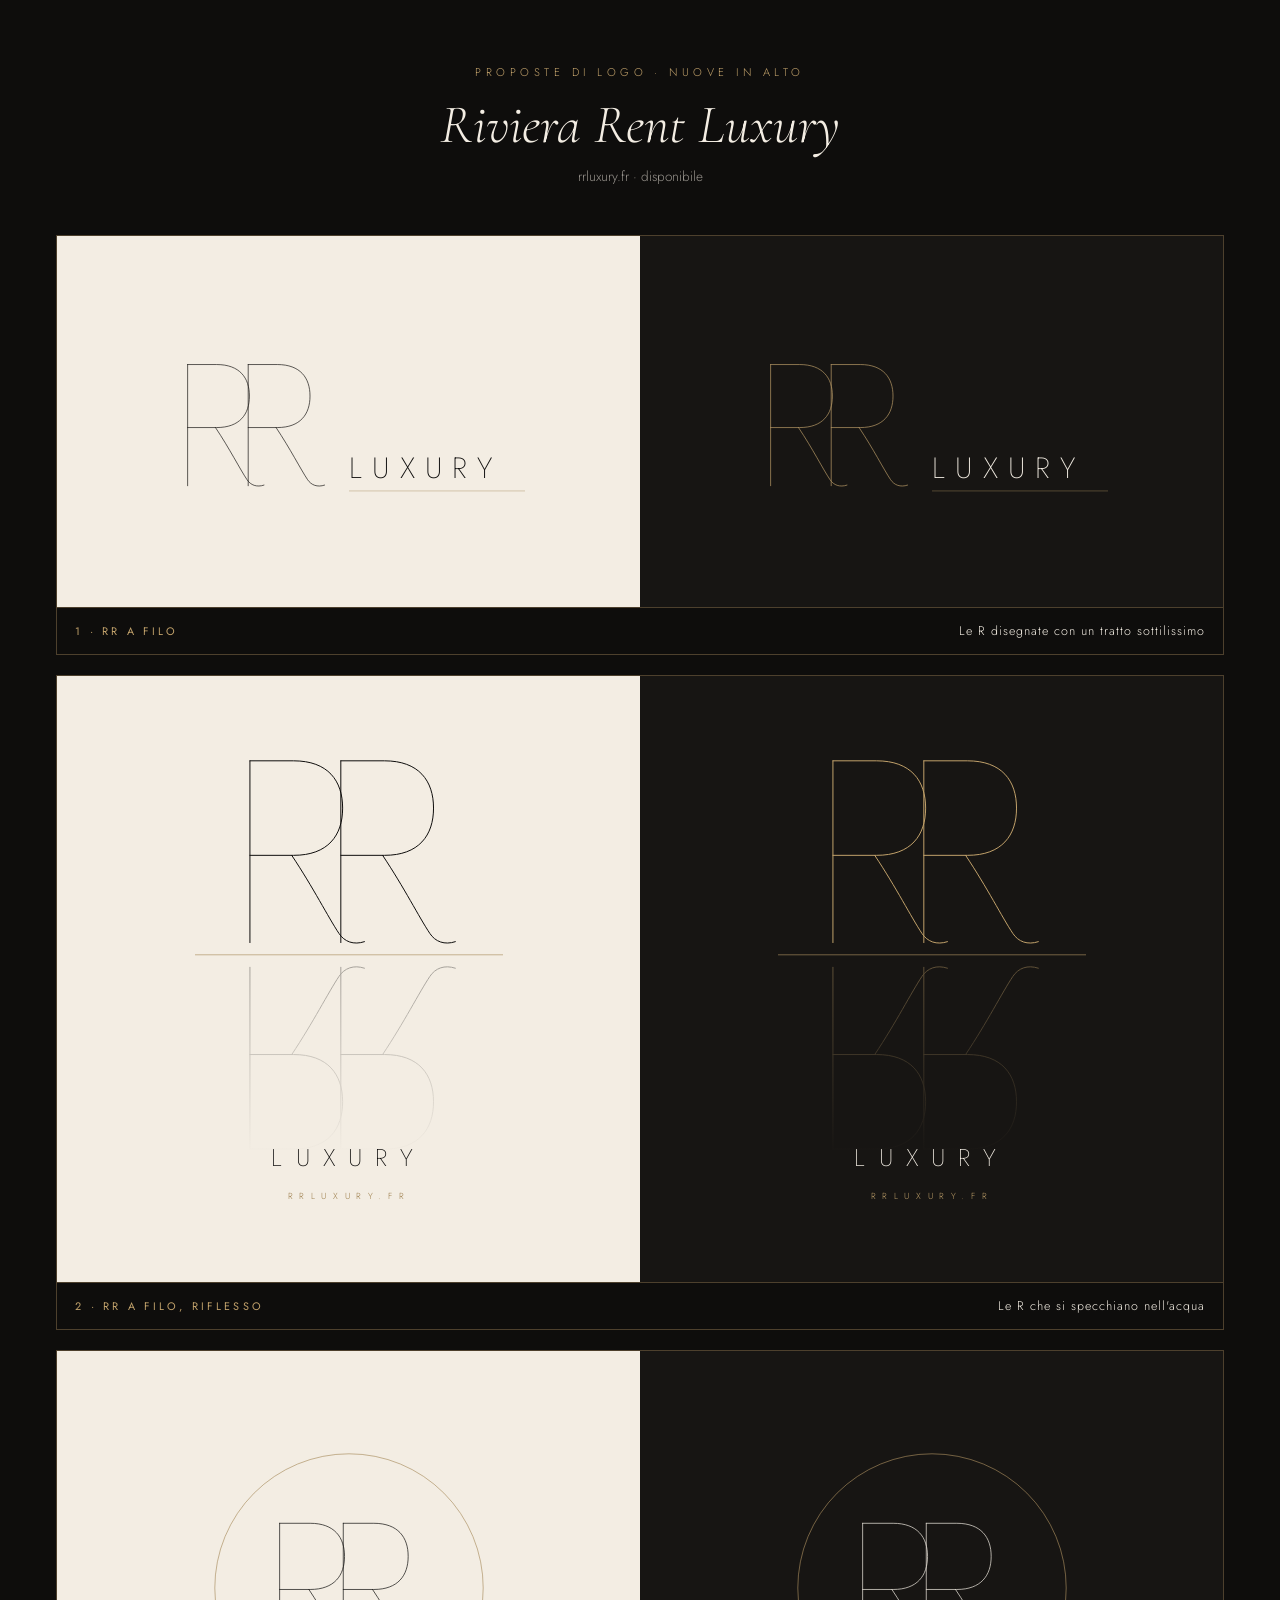
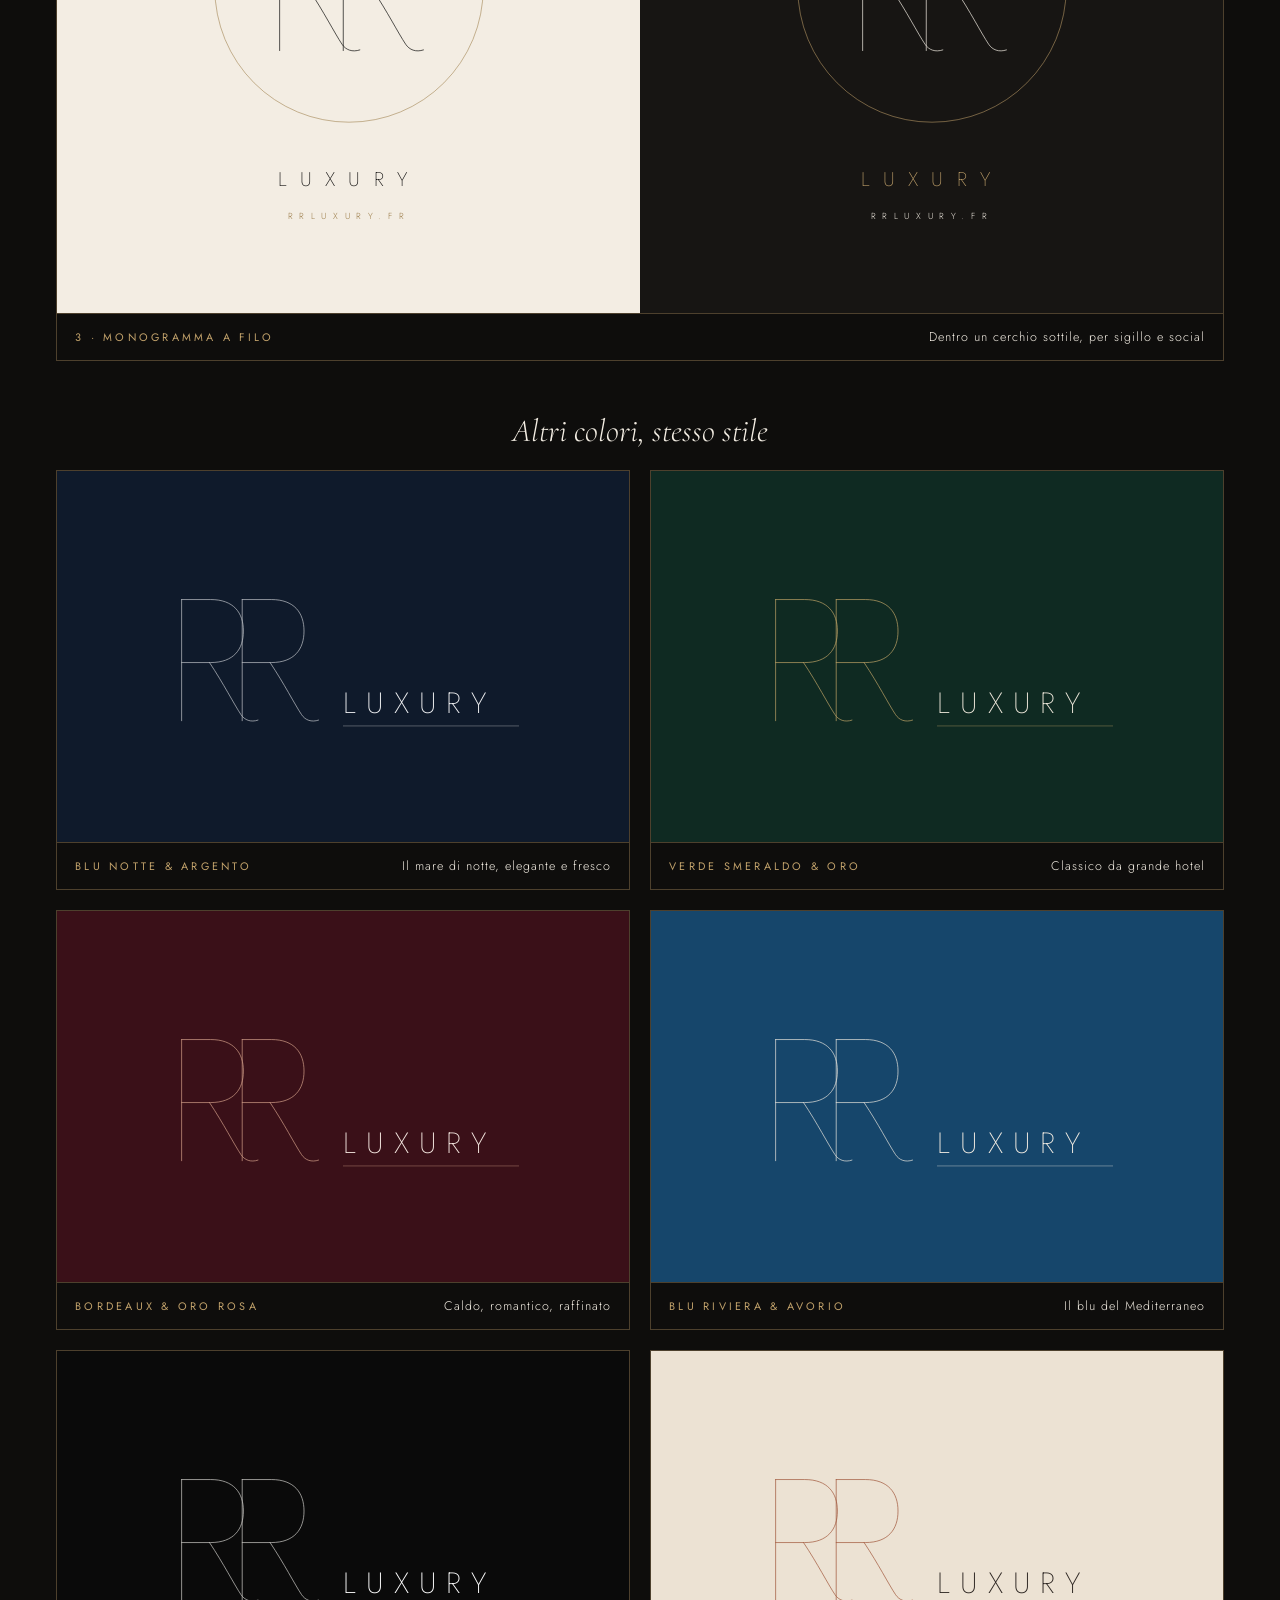
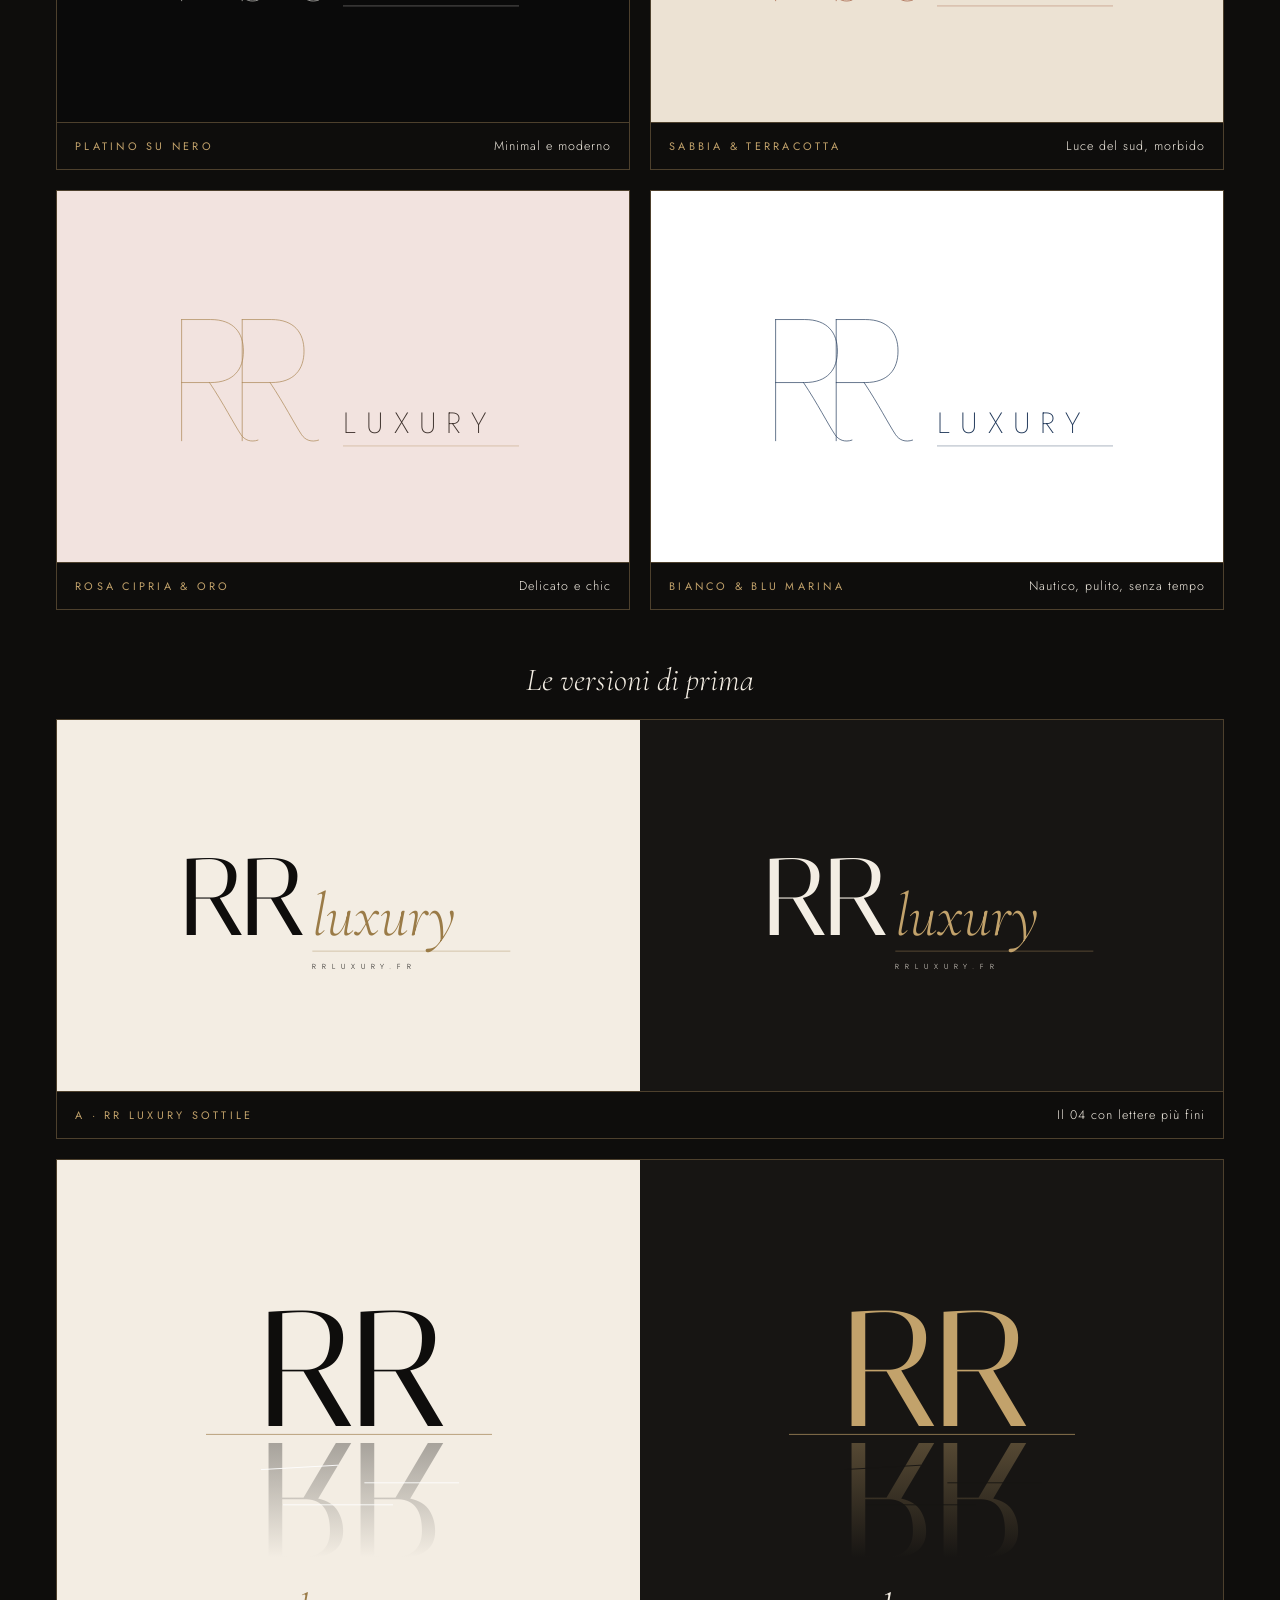
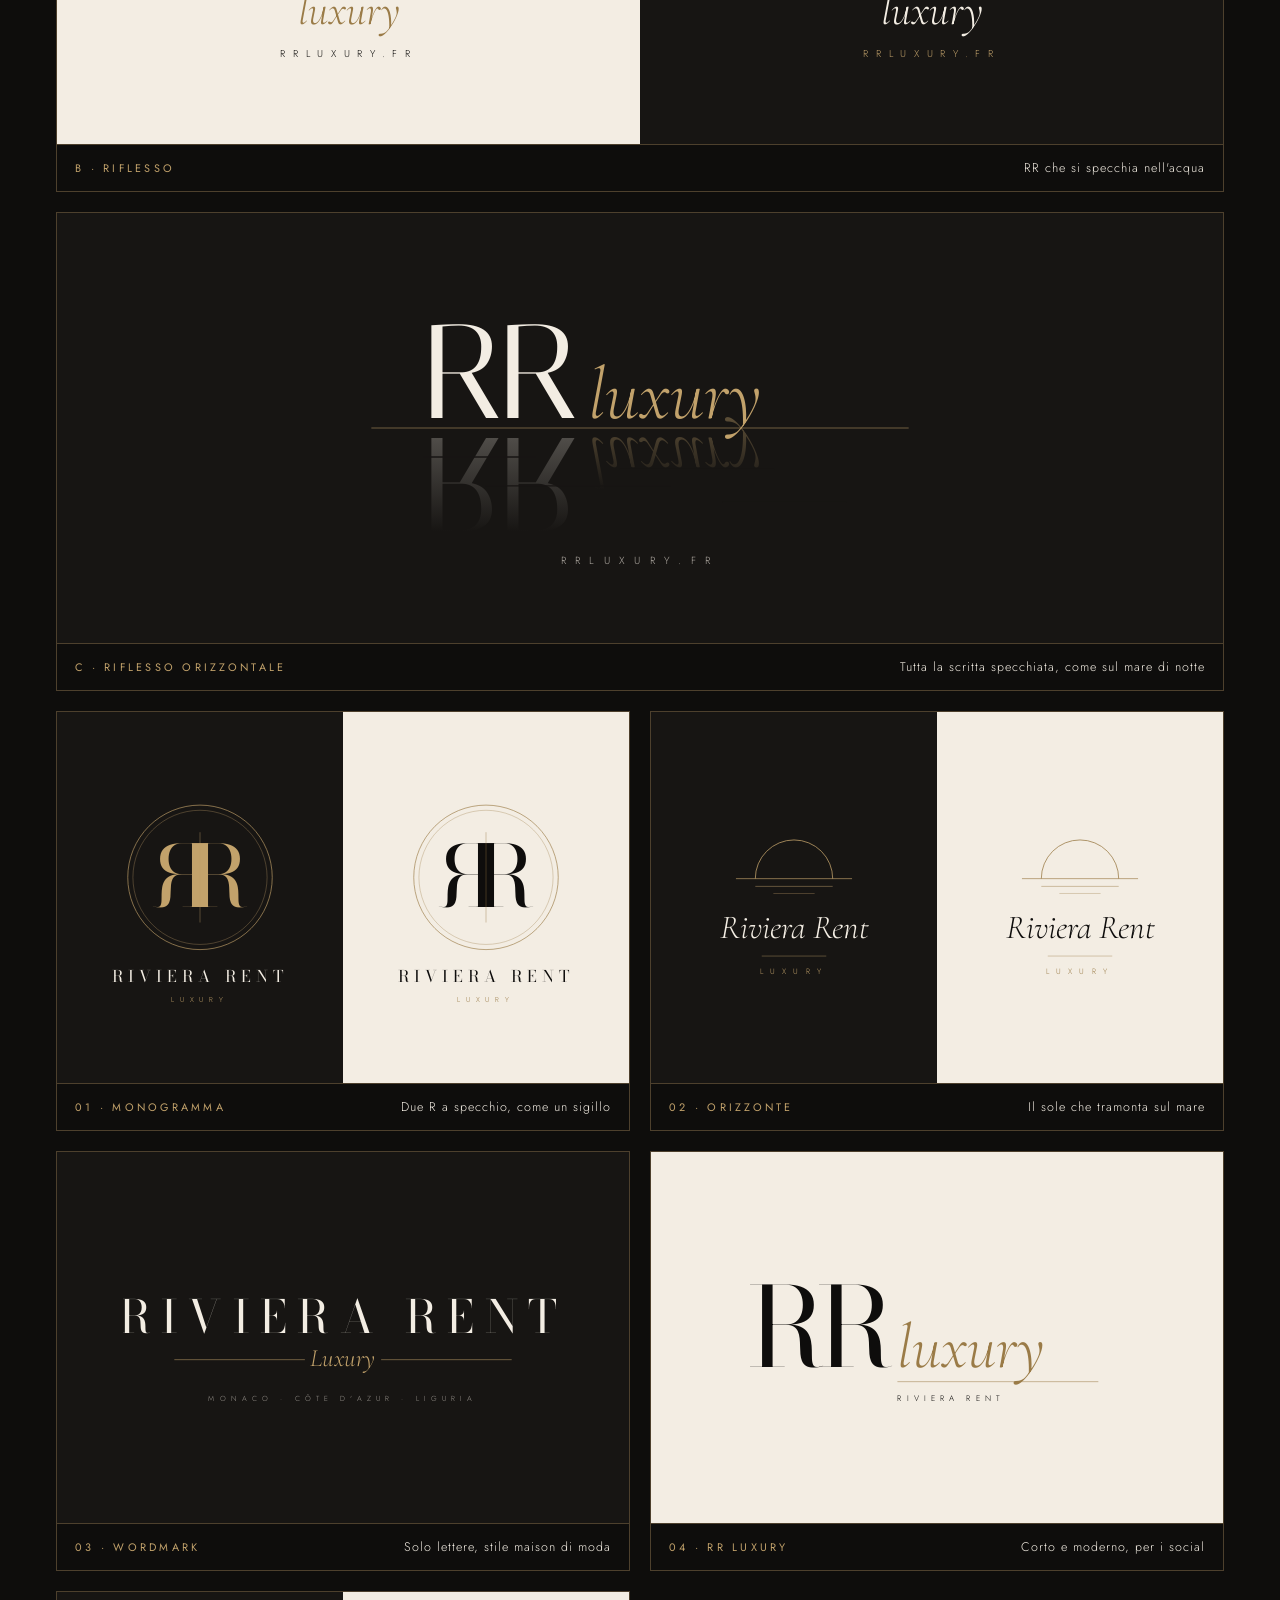
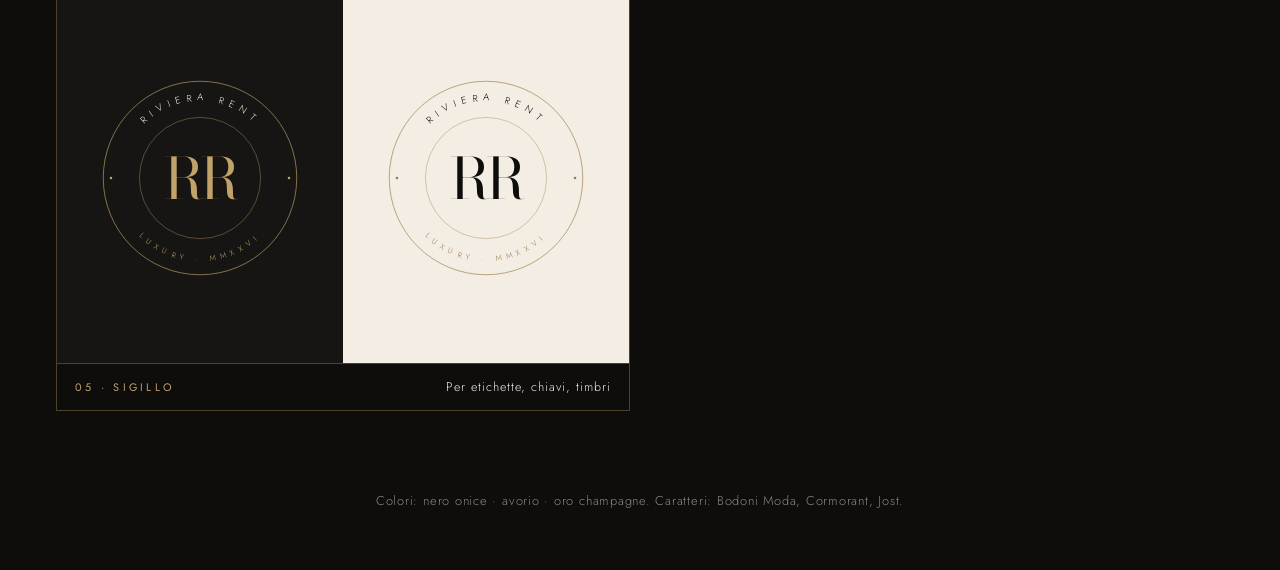
<file: logo-luxury/index.html>
<!doctype html>
<html lang="it">
<head>
<meta charset="utf-8">
<meta name="viewport" content="width=device-width, initial-scale=1">
<title>Riviera Rent Luxury Logo</title>
<link rel="preconnect" href="https://fonts.googleapis.com">
<link rel="preconnect" href="https://fonts.gstatic.com" crossorigin>
<link href="https://fonts.googleapis.com/css2?family=Italiana&family=Bodoni+Moda:ital,opsz,wght@0,6..96,400;0,6..96,500;1,6..96,400&family=Cormorant+Garamond:ital,wght@0,300;1,300;1,400&family=Jost:wght@200;300;400&display=swap" rel="stylesheet">
<style>
  :root { --ink: #0e0d0c; --onyx: #171513; --ivory: #f3ede3; --gold: #c2a26b; --gold-d: #9a7b47; --line: rgba(194,162,107,.35); color-scheme: light; }
  * { box-sizing: border-box; }
  body { margin: 0; background: var(--ink); color: var(--ivory); font-family: "Jost", system-ui, sans-serif; font-weight: 300; overflow-x: clip; }
  header { text-align: center; padding: 64px 16px 24px; }
  header p { margin: 0; letter-spacing: .4em; font-size: .7rem; text-transform: uppercase; color: var(--gold); }
  header h1 { font-family: "Cormorant Garamond", serif; font-weight: 300; font-style: italic; font-size: clamp(2rem, 6vw, 3.4rem); margin: 12px 0 6px; }
  header small { color: rgba(243,237,227,.6); font-size: .85rem; }
  .grid { max-width: 1200px; margin: 0 auto; padding: 24px 16px 80px; display: grid; grid-template-columns: repeat(auto-fit, minmax(min(520px, 100%), 1fr)); gap: 20px; }
  .card { border: 1px solid var(--line); display: grid; grid-template-rows: 1fr auto; min-height: 420px; }
  .stage { display: grid; place-items: center; padding: 48px 20px; }
  .stage.light { background: var(--ivory); color: var(--ink); }
  .stage.dark { background: var(--onyx); }
  .meta { display: flex; justify-content: space-between; gap: 12px; align-items: baseline; padding: 14px 18px; border-top: 1px solid var(--line); font-size: .78rem; letter-spacing: .08em; }
  .meta b { font-weight: 400; color: var(--gold); letter-spacing: .3em; text-transform: uppercase; font-size: .68rem; }
  svg { width: 100%; max-width: 440px; height: auto; display: block; }
  .t-ital { font-family: "Italiana", serif; }
  .t-bodoni { font-family: "Bodoni Moda", serif; }
  .t-corm { font-family: "Cormorant Garamond", serif; }
  .t-jost { font-family: "Jost", sans-serif; }
  .pair { display: grid; grid-template-columns: 1fr 1fr; }
  .pair .stage { padding: 36px 14px; }
  footer { text-align: center; padding: 0 16px 60px; color: rgba(243,237,227,.55); font-size: .8rem; letter-spacing: .06em; }
</style>
</head>
<body>
<svg width="0" height="0" style="position:absolute" aria-hidden="true"><defs>
  <symbol id="hairR" viewBox="-2 -2 142 206" overflow="visible"><path d="M10 0 V200 M10 0 H58 C96 0 112 22 112 52 C112 82 96 104 58 104 H10 M56 104 C80 140 96 172 108 190 C114 199 124 203 136 199" fill="none" stroke="currentColor" stroke-width="1.1" stroke-linecap="round" stroke-linejoin="round"/></symbol>
  <symbol id="hairRR" viewBox="-2 -2 242 206" overflow="visible"><path d="M10 0 V200 M10 0 H58 C96 0 112 22 112 52 C112 82 96 104 58 104 H10 M56 104 C80 140 96 172 108 190 C114 199 124 203 136 199" fill="none" stroke="currentColor" stroke-width="1.1" stroke-linecap="round" stroke-linejoin="round"/><path d="M10 0 V200 M10 0 H58 C96 0 112 22 112 52 C112 82 96 104 58 104 H10 M56 104 C80 140 96 172 108 190 C114 199 124 203 136 199" transform="translate(100 0)" fill="none" stroke="currentColor" stroke-width="1.1" stroke-linecap="round" stroke-linejoin="round"/></symbol>
</defs></svg>
<header>
  <p>Proposte di logo · nuove in alto</p>
  <h1>Riviera Rent Luxury</h1>
  <small>rrluxury.fr · disponibile</small>
</header>

<div class="grid">

  <!-- H1 · RR filo -->
  <section class="card" style="grid-column:1/-1">
    <div class="pair">
      <div class="stage light" style="padding:70px 20px">
        <svg viewBox="0 0 600 240" aria-label="RR luxury filo">
          <use href="#hairRR" x="70" y="40" width="200" height="170.2" style="color:#0e0d0c" opacity="1"/>
          <text x="300" y="196" class="t-jost" font-weight="200" font-size="40" letter-spacing="14" fill="#0e0d0c">LUXURY</text>
          <line x1="300" y1="214" x2="540" y2="214" stroke="#9a7b47" stroke-width=".5"/>
        </svg>
      </div>
      <div class="stage dark" style="padding:70px 20px">
        <svg viewBox="0 0 600 240" aria-hidden="true">
          <use href="#hairRR" x="70" y="40" width="200" height="170.2" style="color:#c2a26b" opacity="1"/>
          <text x="300" y="196" class="t-jost" font-weight="200" font-size="40" letter-spacing="14" fill="#f3ede3">LUXURY</text>
          <line x1="300" y1="214" x2="540" y2="214" stroke="#c2a26b" stroke-width=".5"/>
        </svg>
      </div>
    </div>
    <div class="meta"><b>1 · RR a filo</b><span>Le R disegnate con un tratto sottilissimo</span></div>
  </section>

  <!-- H2 · RR filo riflesso -->
  <section class="card" style="grid-column:1/-1">
    <div class="pair">
      <div class="stage light" style="padding:50px 20px">
        <svg viewBox="0 0 400 460" aria-label="RR riflesso filo">
          <defs><linearGradient id="hfL" x1="0" y1="0" x2="0" y2="1"><stop offset="0" stop-color="#f3ede3" stop-opacity="0"/><stop offset="1" stop-color="#f3ede3" stop-opacity="1"/></linearGradient></defs>
          <use href="#hairRR" x="100" y="30" width="200" height="170.2" style="color:#0e0d0c" opacity="1"/>
          <line x1="60" y1="208" x2="340" y2="208" stroke="#9a7b47" stroke-width=".5"/>
          <use href="#hairRR" x="100" y="216" width="200" height="170.2" style="color:#0e0d0c" opacity="0.35" transform="translate(0 602.2479338842975) scale(1 -1)"/>
          <rect x="0" y="210" width="400" height="180" fill="url(#hfL)"/>
          <text x="200" y="400" text-anchor="middle" class="t-jost" font-weight="200" font-size="22" letter-spacing="12" fill="#0e0d0c">LUXURY</text>
          <text x="200" y="430" text-anchor="middle" class="t-jost" font-weight="300" font-size="8" letter-spacing="6" fill="#9a7b47">RRLUXURY.FR</text>
        </svg>
      </div>
      <div class="stage dark" style="padding:50px 20px">
        <svg viewBox="0 0 400 460" aria-hidden="true">
          <defs><linearGradient id="hfD" x1="0" y1="0" x2="0" y2="1"><stop offset="0" stop-color="#171513" stop-opacity="0"/><stop offset="1" stop-color="#171513" stop-opacity="1"/></linearGradient></defs>
          <use href="#hairRR" x="100" y="30" width="200" height="170.2" style="color:#c2a26b" opacity="1"/>
          <line x1="60" y1="208" x2="340" y2="208" stroke="#c2a26b" stroke-width=".5"/>
          <use href="#hairRR" x="100" y="216" width="200" height="170.2" style="color:#c2a26b" opacity="0.45" transform="translate(0 602.2479338842975) scale(1 -1)"/>
          <rect x="0" y="210" width="400" height="180" fill="url(#hfD)"/>
          <text x="200" y="400" text-anchor="middle" class="t-jost" font-weight="200" font-size="22" letter-spacing="12" fill="#f3ede3">LUXURY</text>
          <text x="200" y="430" text-anchor="middle" class="t-jost" font-weight="300" font-size="8" letter-spacing="6" fill="#c2a26b">RRLUXURY.FR</text>
        </svg>
      </div>
    </div>
    <div class="meta"><b>2 · RR a filo, riflesso</b><span>Le R che si specchiano nell'acqua</span></div>
  </section>

  <!-- H3 · Monogramma filo -->
  <section class="card" style="grid-column:1/-1">
    <div class="pair">
      <div class="stage light" style="padding:50px 20px">
        <svg viewBox="0 0 400 420" aria-label="Monogramma filo">
          <circle cx="200" cy="170" r="122" fill="none" stroke="#9a7b47" stroke-width=".5"/>
          <use href="#hairRR" x="130" y="110" width="140" height="119.2" style="color:#0e0d0c" opacity="1"/>
          <text x="200" y="350" text-anchor="middle" class="t-jost" font-weight="200" font-size="18" letter-spacing="12" fill="#0e0d0c">LUXURY</text>
          <text x="200" y="380" text-anchor="middle" class="t-jost" font-weight="300" font-size="8" letter-spacing="6" fill="#9a7b47">RRLUXURY.FR</text>
        </svg>
      </div>
      <div class="stage dark" style="padding:50px 20px">
        <svg viewBox="0 0 400 420" aria-hidden="true">
          <circle cx="200" cy="170" r="122" fill="none" stroke="#c2a26b" stroke-width=".5"/>
          <use href="#hairRR" x="130" y="110" width="140" height="119.2" style="color:#f3ede3" opacity="1"/>
          <text x="200" y="350" text-anchor="middle" class="t-jost" font-weight="200" font-size="18" letter-spacing="12" fill="#c2a26b">LUXURY</text>
          <text x="200" y="380" text-anchor="middle" class="t-jost" font-weight="300" font-size="8" letter-spacing="6" fill="#f3ede3">RRLUXURY.FR</text>
        </svg>
      </div>
    </div>
    <div class="meta"><b>3 · Monogramma a filo</b><span>Dentro un cerchio sottile, per sigillo e social</span></div>
  </section>


  <h2 style="grid-column:1/-1;font-family:'Cormorant Garamond',serif;font-weight:300;font-style:italic;font-size:2rem;text-align:center;margin:30px 0 0">Altri colori, stesso stile</h2>
  <section class="card">
    <div class="stage" style="background:#0f1a2b;padding:56px 20px">
      <svg viewBox="0 0 600 240" aria-label="Blu notte & argento">
        <use href="#hairRR" x="70" y="40" width="200" height="170.2" style="color:#c9ccd1"/>
        <text x="300" y="196" class="t-jost" font-weight="200" font-size="40" letter-spacing="14" fill="#f1f2f4">LUXURY</text>
        <line x1="300" y1="214" x2="540" y2="214" stroke="#c9ccd1" stroke-width=".5"/>
      </svg>
    </div>
    <div class="meta"><b>Blu notte & argento</b><span>Il mare di notte, elegante e fresco</span></div>
  </section>
  <section class="card">
    <div class="stage" style="background:#0f2a22;padding:56px 20px">
      <svg viewBox="0 0 600 240" aria-label="Verde smeraldo & oro">
        <use href="#hairRR" x="70" y="40" width="200" height="170.2" style="color:#c8a96a"/>
        <text x="300" y="196" class="t-jost" font-weight="200" font-size="40" letter-spacing="14" fill="#efe9dc">LUXURY</text>
        <line x1="300" y1="214" x2="540" y2="214" stroke="#c8a96a" stroke-width=".5"/>
      </svg>
    </div>
    <div class="meta"><b>Verde smeraldo & oro</b><span>Classico da grande hotel</span></div>
  </section>
  <section class="card">
    <div class="stage" style="background:#3a1018;padding:56px 20px">
      <svg viewBox="0 0 600 240" aria-label="Bordeaux & oro rosa">
        <use href="#hairRR" x="70" y="40" width="200" height="170.2" style="color:#d9a68e"/>
        <text x="300" y="196" class="t-jost" font-weight="200" font-size="40" letter-spacing="14" fill="#f6e9e2">LUXURY</text>
        <line x1="300" y1="214" x2="540" y2="214" stroke="#d9a68e" stroke-width=".5"/>
      </svg>
    </div>
    <div class="meta"><b>Bordeaux & oro rosa</b><span>Caldo, romantico, raffinato</span></div>
  </section>
  <section class="card">
    <div class="stage" style="background:#16466b;padding:56px 20px">
      <svg viewBox="0 0 600 240" aria-label="Blu Riviera & avorio">
        <use href="#hairRR" x="70" y="40" width="200" height="170.2" style="color:#f3ede3"/>
        <text x="300" y="196" class="t-jost" font-weight="200" font-size="40" letter-spacing="14" fill="#f3ede3">LUXURY</text>
        <line x1="300" y1="214" x2="540" y2="214" stroke="#f3ede3" stroke-width=".5"/>
      </svg>
    </div>
    <div class="meta"><b>Blu Riviera & avorio</b><span>Il blu del Mediterraneo</span></div>
  </section>
  <section class="card">
    <div class="stage" style="background:#0a0a0a;padding:56px 20px">
      <svg viewBox="0 0 600 240" aria-label="Platino su nero">
        <use href="#hairRR" x="70" y="40" width="200" height="170.2" style="color:#d8d6d2"/>
        <text x="300" y="196" class="t-jost" font-weight="200" font-size="40" letter-spacing="14" fill="#ffffff">LUXURY</text>
        <line x1="300" y1="214" x2="540" y2="214" stroke="#d8d6d2" stroke-width=".5"/>
      </svg>
    </div>
    <div class="meta"><b>Platino su nero</b><span>Minimal e moderno</span></div>
  </section>
  <section class="card">
    <div class="stage" style="background:#ece2d3;padding:56px 20px">
      <svg viewBox="0 0 600 240" aria-label="Sabbia & terracotta">
        <use href="#hairRR" x="70" y="40" width="200" height="170.2" style="color:#9c4f32"/>
        <text x="300" y="196" class="t-jost" font-weight="200" font-size="40" letter-spacing="14" fill="#2b2420">LUXURY</text>
        <line x1="300" y1="214" x2="540" y2="214" stroke="#9c4f32" stroke-width=".5"/>
      </svg>
    </div>
    <div class="meta"><b>Sabbia & terracotta</b><span>Luce del sud, morbido</span></div>
  </section>
  <section class="card">
    <div class="stage" style="background:#f2e3df;padding:56px 20px">
      <svg viewBox="0 0 600 240" aria-label="Rosa cipria & oro">
        <use href="#hairRR" x="70" y="40" width="200" height="170.2" style="color:#a8834e"/>
        <text x="300" y="196" class="t-jost" font-weight="200" font-size="40" letter-spacing="14" fill="#3b2f2a">LUXURY</text>
        <line x1="300" y1="214" x2="540" y2="214" stroke="#a8834e" stroke-width=".5"/>
      </svg>
    </div>
    <div class="meta"><b>Rosa cipria & oro</b><span>Delicato e chic</span></div>
  </section>
  <section class="card">
    <div class="stage" style="background:#ffffff;padding:56px 20px">
      <svg viewBox="0 0 600 240" aria-label="Bianco & blu marina">
        <use href="#hairRR" x="70" y="40" width="200" height="170.2" style="color:#1d3557"/>
        <text x="300" y="196" class="t-jost" font-weight="200" font-size="40" letter-spacing="14" fill="#1d3557">LUXURY</text>
        <line x1="300" y1="214" x2="540" y2="214" stroke="#1d3557" stroke-width=".5"/>
      </svg>
    </div>
    <div class="meta"><b>Bianco & blu marina</b><span>Nautico, pulito, senza tempo</span></div>
  </section>
  <h2 style="grid-column:1/-1;font-family:'Cormorant Garamond',serif;font-weight:300;font-style:italic;font-size:2rem;text-align:center;margin:30px 0 0">Le versioni di prima</h2>
  <!-- A · RR luxury sottile -->
  <section class="card" style="grid-column:1/-1">
    <div class="pair">
      <div class="stage light" style="padding:70px 20px">
        <svg viewBox="0 0 600 220" aria-label="RR luxury sottile">
          <text x="236" y="150" text-anchor="end" class="t-ital" font-size="150" fill="#0e0d0c" letter-spacing="-6">RR</text>
          <text x="250" y="150" class="t-corm" font-style="italic" font-weight="300" font-size="84" fill="#9a7b47">luxury</text>
          <line x1="250" y1="172" x2="520" y2="172" stroke="#9a7b47" stroke-width=".5"/>
          <text x="250" y="196" class="t-jost" font-size="10" letter-spacing="8" fill="#0e0d0c">RRLUXURY.FR</text>
        </svg>
      </div>
      <div class="stage dark" style="padding:70px 20px">
        <svg viewBox="0 0 600 220" aria-hidden="true">
          <text x="236" y="150" text-anchor="end" class="t-ital" font-size="150" fill="#f3ede3" letter-spacing="-6">RR</text>
          <text x="250" y="150" class="t-corm" font-style="italic" font-weight="300" font-size="84" fill="#c2a26b">luxury</text>
          <line x1="250" y1="172" x2="520" y2="172" stroke="#c2a26b" stroke-width=".5"/>
          <text x="250" y="196" class="t-jost" font-size="10" letter-spacing="8" fill="#f3ede3">RRLUXURY.FR</text>
        </svg>
      </div>
    </div>
    <div class="meta"><b>A · RR luxury sottile</b><span>Il 04 con lettere più fini</span></div>
  </section>

  <!-- B · Riflesso nell'acqua -->
  <section class="card" style="grid-column:1/-1">
    <div class="pair">
      <div class="stage light" style="padding:50px 20px">
        <svg viewBox="0 0 400 440" aria-label="RR riflesso">
          <defs>
            <linearGradient id="fadeL" x1="0" y1="0" x2="0" y2="1"><stop offset=".2" stop-color="#0e0d0c" stop-opacity="0"/><stop offset="1" stop-color="#0e0d0c" stop-opacity=".45"/></linearGradient>
          </defs>
          <text x="200" y="196" text-anchor="middle" class="t-ital" font-size="150" fill="#0e0d0c" letter-spacing="-6">RR</text>
          <line x1="70" y1="204" x2="330" y2="204" stroke="#9a7b47" stroke-width=".6"/>
          <text x="200" y="-212" text-anchor="middle" class="t-ital" font-size="150" fill="url(#fadeL)" letter-spacing="-6" transform="scale(1,-1)">RR</text>
          <g stroke="#ffffff" stroke-width=".9" opacity=".9"><line x1="120" y1="236" x2="190" y2="232"/><line x1="214" y1="248" x2="300" y2="248"/><line x1="140" y1="268" x2="240" y2="268"/></g>
          <text x="200" y="376" text-anchor="middle" class="t-corm" font-style="italic" font-weight="300" font-size="40" fill="#9a7b47">luxury</text>
          <text x="200" y="406" text-anchor="middle" class="t-jost" font-size="9" letter-spacing="7" fill="#0e0d0c">RRLUXURY.FR</text>
        </svg>
      </div>
      <div class="stage dark" style="padding:50px 20px">
        <svg viewBox="0 0 400 440" aria-hidden="true">
          <defs>
            <linearGradient id="fadeD" x1="0" y1="0" x2="0" y2="1"><stop offset=".2" stop-color="#c2a26b" stop-opacity="0"/><stop offset="1" stop-color="#c2a26b" stop-opacity=".5"/></linearGradient>
          </defs>
          <text x="200" y="196" text-anchor="middle" class="t-ital" font-size="150" fill="#c2a26b" letter-spacing="-6">RR</text>
          <line x1="70" y1="204" x2="330" y2="204" stroke="#c2a26b" stroke-width=".6"/>
          <text x="200" y="-212" text-anchor="middle" class="t-ital" font-size="150" fill="url(#fadeD)" letter-spacing="-6" transform="scale(1,-1)">RR</text>
          <g stroke="#171513" stroke-width=".9" opacity=".9"><line x1="120" y1="236" x2="190" y2="232"/><line x1="214" y1="248" x2="300" y2="248"/><line x1="140" y1="268" x2="240" y2="268"/></g>
          <text x="200" y="376" text-anchor="middle" class="t-corm" font-style="italic" font-weight="300" font-size="40" fill="#f3ede3">luxury</text>
          <text x="200" y="406" text-anchor="middle" class="t-jost" font-size="9" letter-spacing="7" fill="#c2a26b">RRLUXURY.FR</text>
        </svg>
      </div>
    </div>
    <div class="meta"><b>B · Riflesso</b><span>RR che si specchia nell'acqua</span></div>
  </section>

  <!-- C · Riflesso orizzontale -->
  <section class="card" style="grid-column:1/-1">
    <div class="stage dark" style="padding:60px 20px">
      <svg viewBox="0 0 600 300" aria-label="RR luxury riflesso" style="max-width:620px">
        <defs>
          <linearGradient id="fadeC" x1="0" y1="0" x2="0" y2="1"><stop offset=".2" stop-color="#f3ede3" stop-opacity="0"/><stop offset="1" stop-color="#f3ede3" stop-opacity=".35"/></linearGradient>
          <linearGradient id="fadeC2" x1="0" y1="0" x2="0" y2="1"><stop offset=".2" stop-color="#c2a26b" stop-opacity="0"/><stop offset="1" stop-color="#c2a26b" stop-opacity=".4"/></linearGradient>
        </defs>
        <text x="236" y="140" text-anchor="end" class="t-ital" font-size="130" fill="#f3ede3" letter-spacing="-5">RR</text>
        <text x="250" y="140" class="t-corm" font-style="italic" font-weight="300" font-size="72" fill="#c2a26b">luxury</text>
        <line x1="40" y1="150" x2="560" y2="150" stroke="#c2a26b" stroke-width=".5"/>
        <g transform="scale(1,-1)">
          <text x="236" y="-160" text-anchor="end" class="t-ital" font-size="130" fill="url(#fadeC)" letter-spacing="-5">RR</text>
          <text x="250" y="-160" class="t-corm" font-style="italic" font-weight="300" font-size="72" fill="url(#fadeC2)">luxury</text>
        </g>
        <g stroke="#171513" stroke-width="1.4"><line x1="90" y1="178" x2="200" y2="178"/><line x1="280" y1="190" x2="430" y2="190"/><line x1="150" y1="206" x2="330" y2="206"/><line x1="380" y1="222" x2="500" y2="222"/></g>
        <text x="300" y="282" text-anchor="middle" class="t-jost" font-size="10" letter-spacing="9" fill="rgba(243,237,227,.7)">RRLUXURY.FR</text>
      </svg>
    </div>
    <div class="meta"><b>C · Riflesso orizzontale</b><span>Tutta la scritta specchiata, come sul mare di notte</span></div>
  </section>

  <!-- 01 Monogramma RR -->
  <section class="card">
    <div class="pair">
      <div class="stage dark">
        <svg viewBox="0 0 400 400" aria-label="Monogramma RR">
          <circle cx="200" cy="168" r="112" fill="none" stroke="#c2a26b" stroke-width="1"/>
          <circle cx="200" cy="168" r="104" fill="none" stroke="#c2a26b" stroke-width=".5"/>
          <g class="t-bodoni" font-size="132" fill="#c2a26b" text-anchor="middle">
            <text x="-172" y="214" transform="scale(-1,1)">R</text>
            <text x="228" y="214">R</text>
          </g>
          <line x1="200" y1="98" x2="200" y2="238" stroke="#c2a26b" stroke-width=".6"/>
          <text x="200" y="330" text-anchor="middle" class="t-bodoni" font-size="25" letter-spacing="8" fill="#f3ede3">RIVIERA RENT</text>
          <text x="200" y="362" text-anchor="middle" class="t-jost" font-size="11" letter-spacing="9" fill="#c2a26b">LUXURY</text>
        </svg>
      </div>
      <div class="stage light">
        <svg viewBox="0 0 400 400" aria-hidden="true">
          <circle cx="200" cy="168" r="112" fill="none" stroke="#9a7b47" stroke-width="1"/>
          <circle cx="200" cy="168" r="104" fill="none" stroke="#9a7b47" stroke-width=".5"/>
          <g class="t-bodoni" font-size="132" fill="#0e0d0c" text-anchor="middle">
            <text x="-172" y="214" transform="scale(-1,1)">R</text>
            <text x="228" y="214">R</text>
          </g>
          <line x1="200" y1="98" x2="200" y2="238" stroke="#9a7b47" stroke-width=".6"/>
          <text x="200" y="330" text-anchor="middle" class="t-bodoni" font-size="25" letter-spacing="8" fill="#0e0d0c">RIVIERA RENT</text>
          <text x="200" y="362" text-anchor="middle" class="t-jost" font-size="11" letter-spacing="9" fill="#9a7b47">LUXURY</text>
        </svg>
      </div>
    </div>
    <div class="meta"><b>01 · Monogramma</b><span>Due R a specchio, come un sigillo</span></div>
  </section>

  <!-- 02 Orizzonte -->
  <section class="card">
    <div class="pair">
      <div class="stage dark">
        <svg viewBox="0 0 400 400" aria-label="Orizzonte">
          <path d="M140 170 A60 60 0 0 1 260 170" fill="none" stroke="#c2a26b" stroke-width="1.2"/>
          <g stroke="#c2a26b" stroke-width="1">
            <line x1="110" y1="170" x2="290" y2="170"/>
            <line x1="140" y1="182" x2="260" y2="182" stroke-width=".7"/>
            <line x1="168" y1="193" x2="232" y2="193" stroke-width=".5"/>
          </g>
          <text x="200" y="262" text-anchor="middle" class="t-corm" font-style="italic" font-size="52" fill="#f3ede3">Riviera Rent</text>
          <line x1="150" y1="290" x2="250" y2="290" stroke="#c2a26b" stroke-width=".6"/>
          <text x="200" y="318" text-anchor="middle" class="t-jost" font-size="12" letter-spacing="11" fill="#c2a26b">LUXURY</text>
        </svg>
      </div>
      <div class="stage light">
        <svg viewBox="0 0 400 400" aria-hidden="true">
          <path d="M140 170 A60 60 0 0 1 260 170" fill="none" stroke="#9a7b47" stroke-width="1.2"/>
          <g stroke="#9a7b47" stroke-width="1">
            <line x1="110" y1="170" x2="290" y2="170"/>
            <line x1="140" y1="182" x2="260" y2="182" stroke-width=".7"/>
            <line x1="168" y1="193" x2="232" y2="193" stroke-width=".5"/>
          </g>
          <text x="200" y="262" text-anchor="middle" class="t-corm" font-style="italic" font-size="52" fill="#0e0d0c">Riviera Rent</text>
          <line x1="150" y1="290" x2="250" y2="290" stroke="#9a7b47" stroke-width=".6"/>
          <text x="200" y="318" text-anchor="middle" class="t-jost" font-size="12" letter-spacing="11" fill="#9a7b47">LUXURY</text>
        </svg>
      </div>
    </div>
    <div class="meta"><b>02 · Orizzonte</b><span>Il sole che tramonta sul mare</span></div>
  </section>

  <!-- 03 Wordmark Bodoni -->
  <section class="card">
    <div class="stage dark" style="padding:70px 20px">
      <svg viewBox="0 0 600 220" aria-label="Wordmark">
        <text x="300" y="104" text-anchor="middle" class="t-bodoni" font-size="62" letter-spacing="14" fill="#f3ede3">RIVIERA RENT</text>
        <line x1="70" y1="140" x2="248" y2="140" stroke="#c2a26b" stroke-width=".7"/>
        <line x1="352" y1="140" x2="530" y2="140" stroke="#c2a26b" stroke-width=".7"/>
        <text x="300" y="148" text-anchor="middle" class="t-corm" font-style="italic" font-size="34" fill="#c2a26b">Luxury</text>
        <text x="300" y="196" text-anchor="middle" class="t-jost" font-size="10" letter-spacing="7" fill="rgba(243,237,227,.6)">MONACO · CÔTE D'AZUR · LIGURIA</text>
      </svg>
    </div>
    <div class="meta"><b>03 · Wordmark</b><span>Solo lettere, stile maison di moda</span></div>
  </section>

  <!-- 04 RR luxury -->
  <section class="card">
    <div class="stage light" style="padding:70px 20px">
      <svg viewBox="0 0 600 220" aria-label="RR luxury">
        <text x="232" y="150" text-anchor="end" class="t-bodoni" font-size="150" fill="#0e0d0c" letter-spacing="-10">RR</text>
        <text x="246" y="150" class="t-corm" font-style="italic" font-size="86" fill="#9a7b47">luxury</text>
        <line x1="246" y1="170" x2="520" y2="170" stroke="#9a7b47" stroke-width=".7"/>
        <text x="246" y="196" class="t-jost" font-size="11" letter-spacing="7" fill="#0e0d0c">RIVIERA RENT</text>
      </svg>
    </div>
    <div class="meta"><b>04 · RR luxury</b><span>Corto e moderno, per i social</span></div>
  </section>

  <!-- 05 Sigillo circolare -->
  <section class="card">
    <div class="pair">
      <div class="stage dark">
        <svg viewBox="0 0 400 400" aria-label="Sigillo">
          <defs><path id="arcTop" d="M80 200 A120 120 0 0 1 320 200"/><path id="arcBot" d="M70 200 A130 130 0 0 0 330 200"/></defs>
          <circle cx="200" cy="200" r="150" fill="none" stroke="#c2a26b" stroke-width="1"/>
          <circle cx="200" cy="200" r="94" fill="none" stroke="#c2a26b" stroke-width=".6"/>
          <text class="t-jost" font-size="15" letter-spacing="9" fill="#f3ede3"><textPath href="#arcTop" startOffset="50%" text-anchor="middle">RIVIERA RENT</textPath></text>
          <text class="t-jost" font-size="12" letter-spacing="8" fill="#c2a26b"><textPath href="#arcBot" startOffset="50%" text-anchor="middle">LUXURY · MMXXVI</textPath></text>
          <text x="200" y="232" text-anchor="middle" class="t-bodoni" font-size="88" fill="#c2a26b" letter-spacing="-6">RR</text>
          <circle cx="62" cy="200" r="2" fill="#c2a26b"/><circle cx="338" cy="200" r="2" fill="#c2a26b"/>
        </svg>
      </div>
      <div class="stage light">
        <svg viewBox="0 0 400 400" aria-hidden="true">
          <defs><path id="arcTop2" d="M80 200 A120 120 0 0 1 320 200"/><path id="arcBot2" d="M70 200 A130 130 0 0 0 330 200"/></defs>
          <circle cx="200" cy="200" r="150" fill="none" stroke="#9a7b47" stroke-width="1"/>
          <circle cx="200" cy="200" r="94" fill="none" stroke="#9a7b47" stroke-width=".6"/>
          <text class="t-jost" font-size="15" letter-spacing="9" fill="#0e0d0c"><textPath href="#arcTop2" startOffset="50%" text-anchor="middle">RIVIERA RENT</textPath></text>
          <text class="t-jost" font-size="12" letter-spacing="8" fill="#9a7b47"><textPath href="#arcBot2" startOffset="50%" text-anchor="middle">LUXURY · MMXXVI</textPath></text>
          <text x="200" y="232" text-anchor="middle" class="t-bodoni" font-size="88" fill="#0e0d0c" letter-spacing="-6">RR</text>
          <circle cx="62" cy="200" r="2" fill="#9a7b47"/><circle cx="338" cy="200" r="2" fill="#9a7b47"/>
        </svg>
      </div>
    </div>
    <div class="meta"><b>05 · Sigillo</b><span>Per etichette, chiavi, timbri</span></div>
  </section>

</div>
<footer>Colori: nero onice · avorio · oro champagne. Caratteri: Bodoni Moda, Cormorant, Jost.</footer>
</body>
</html>
</file>
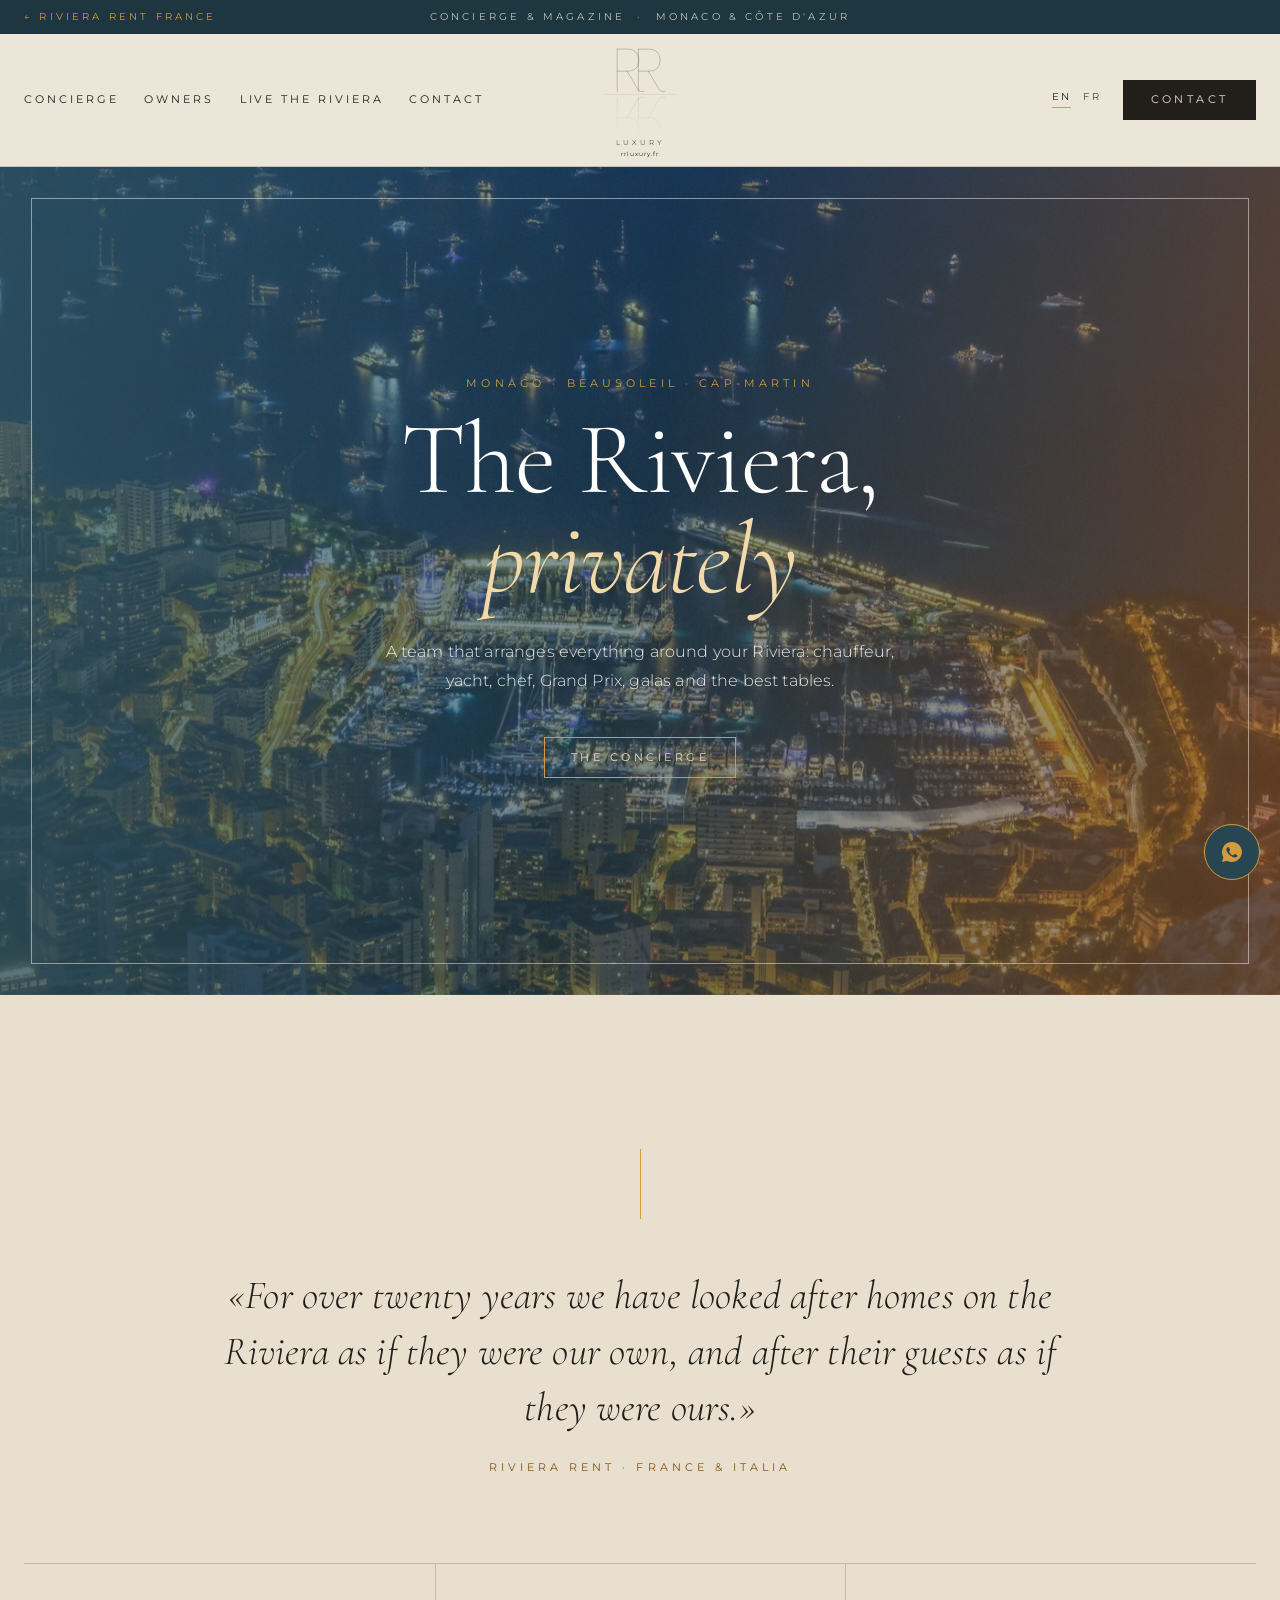
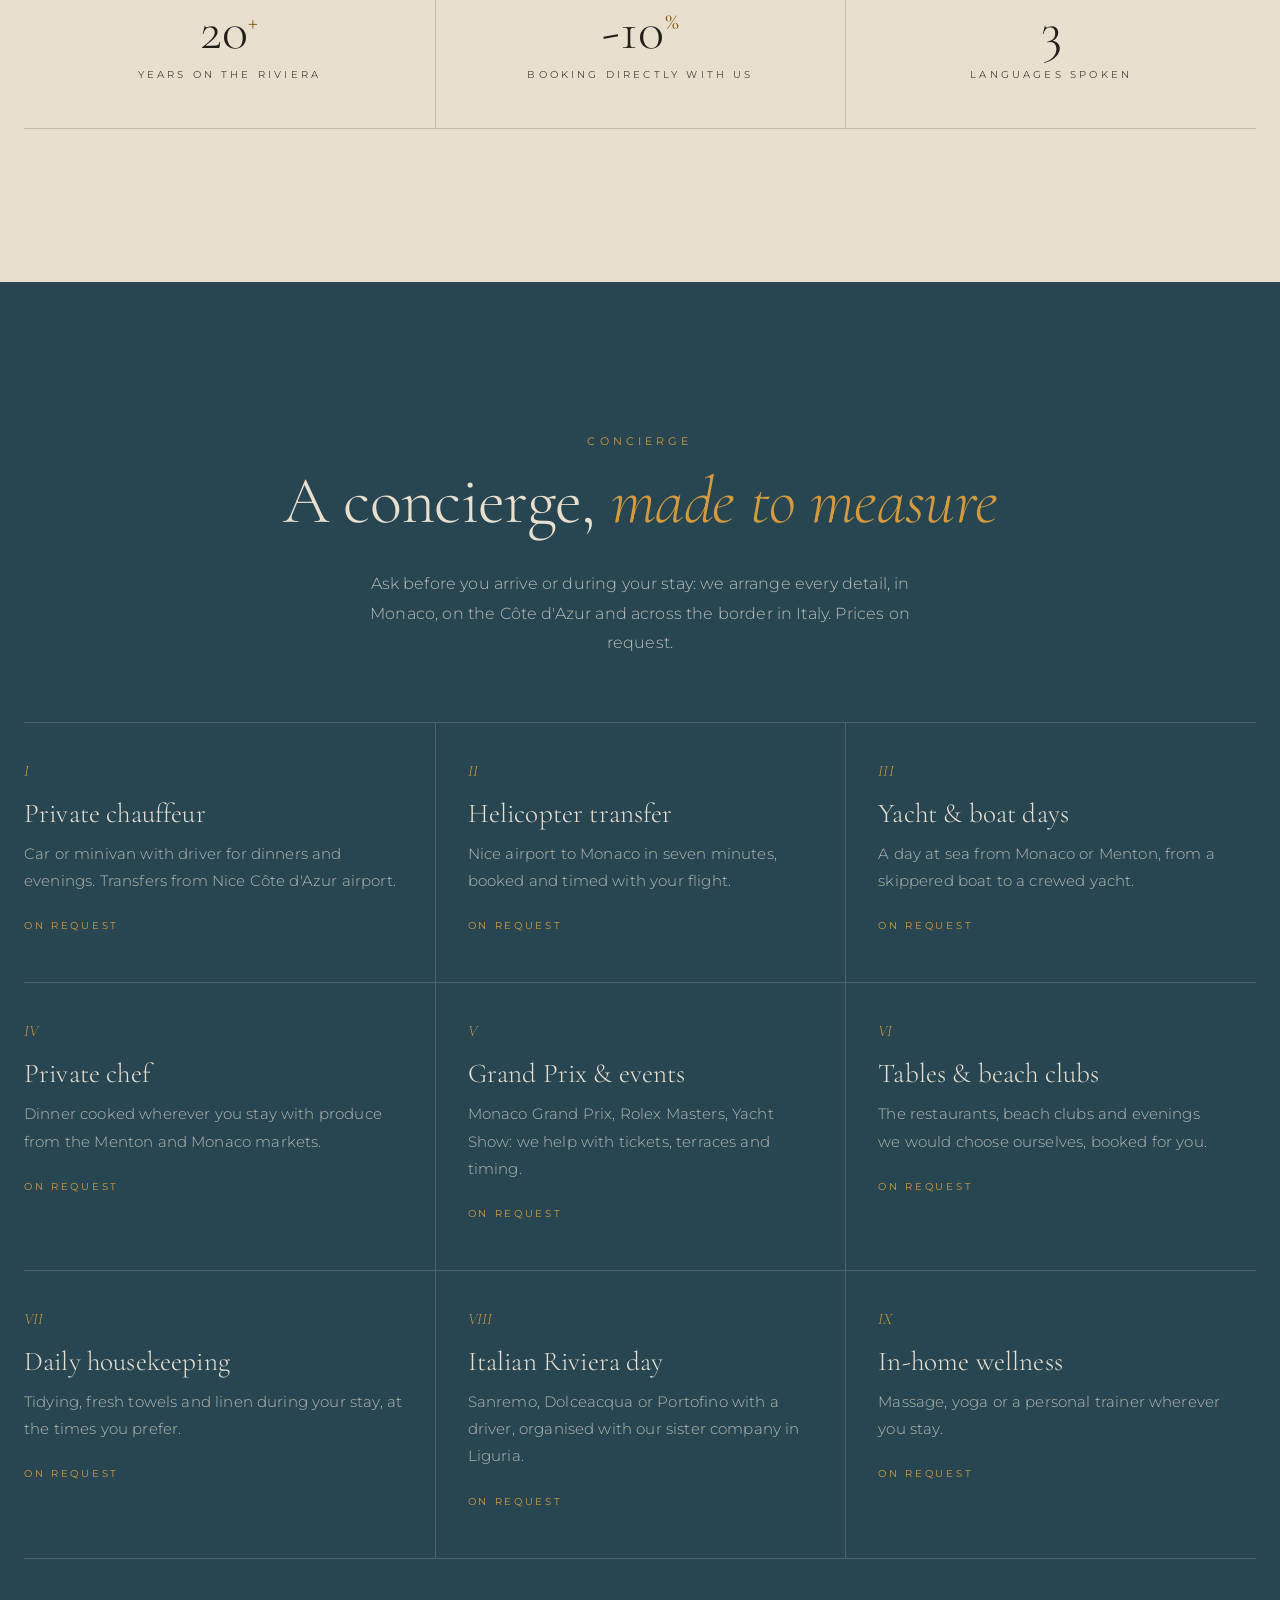
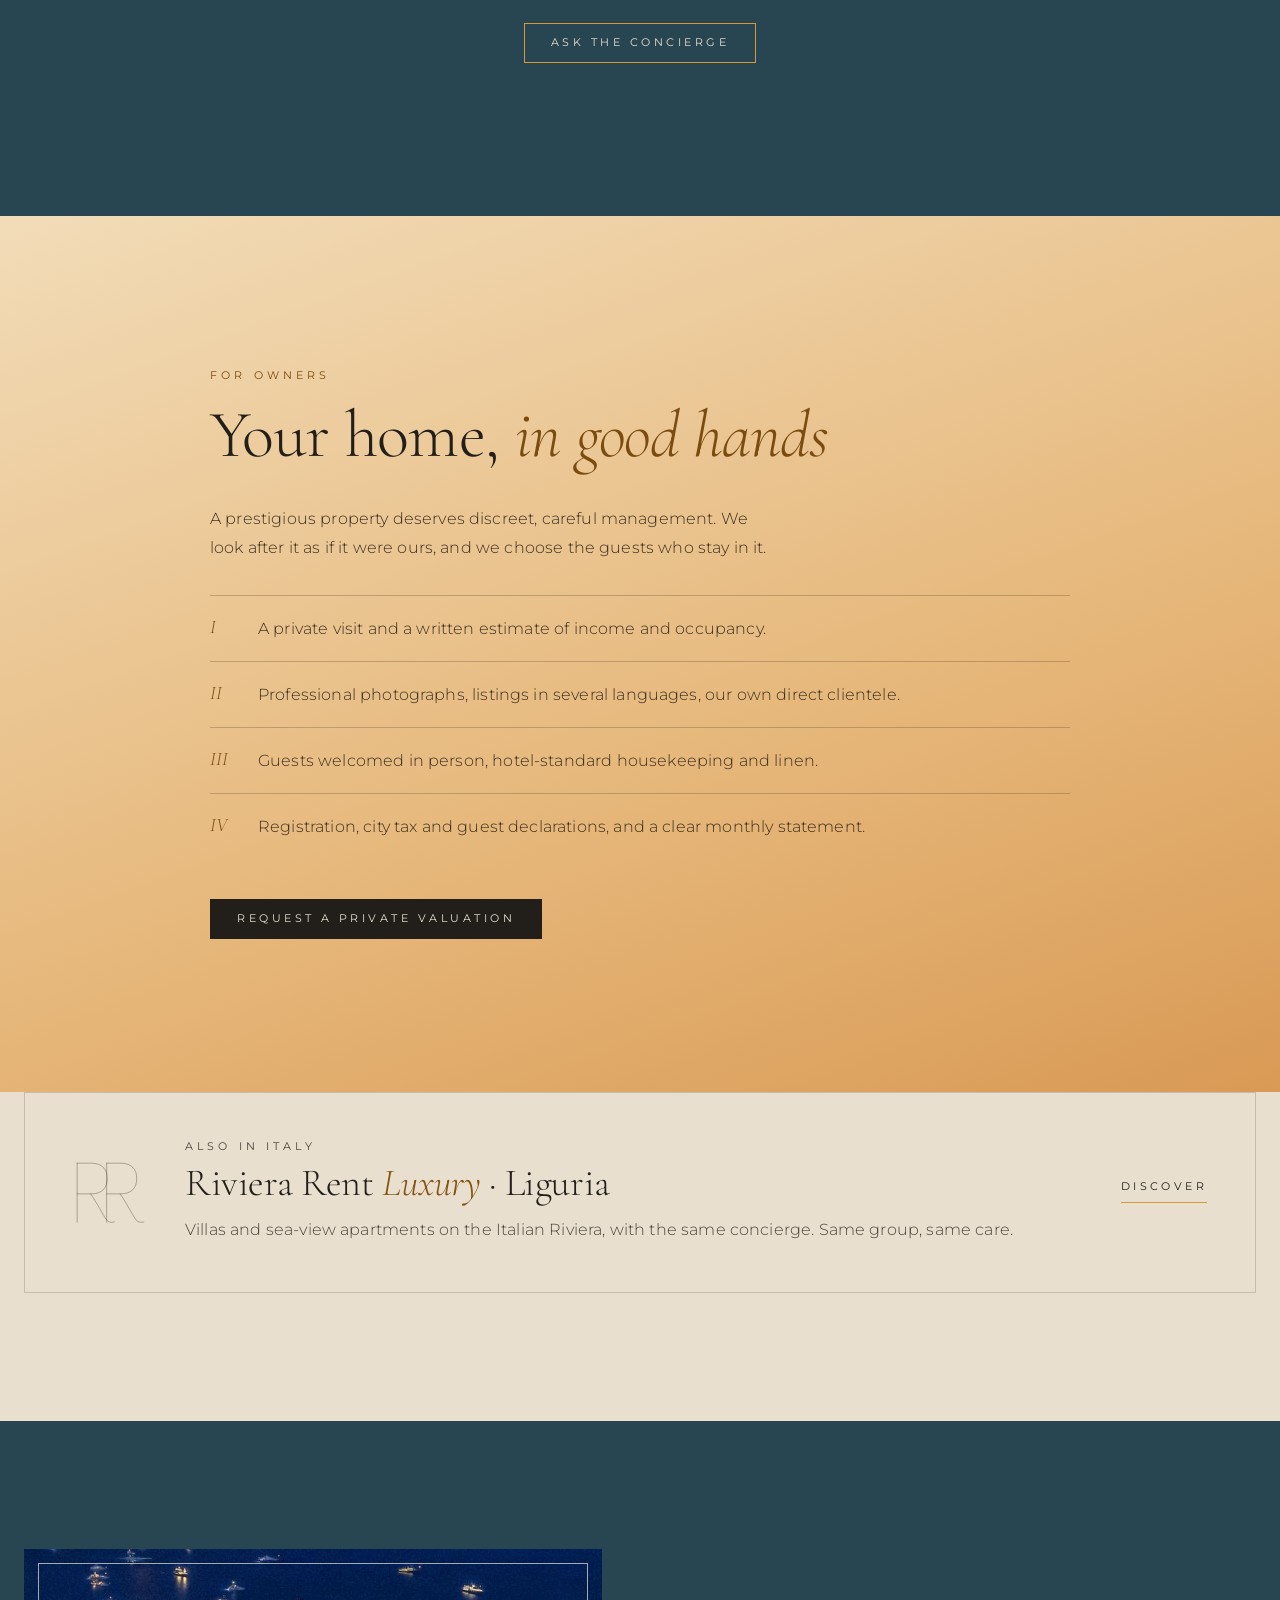
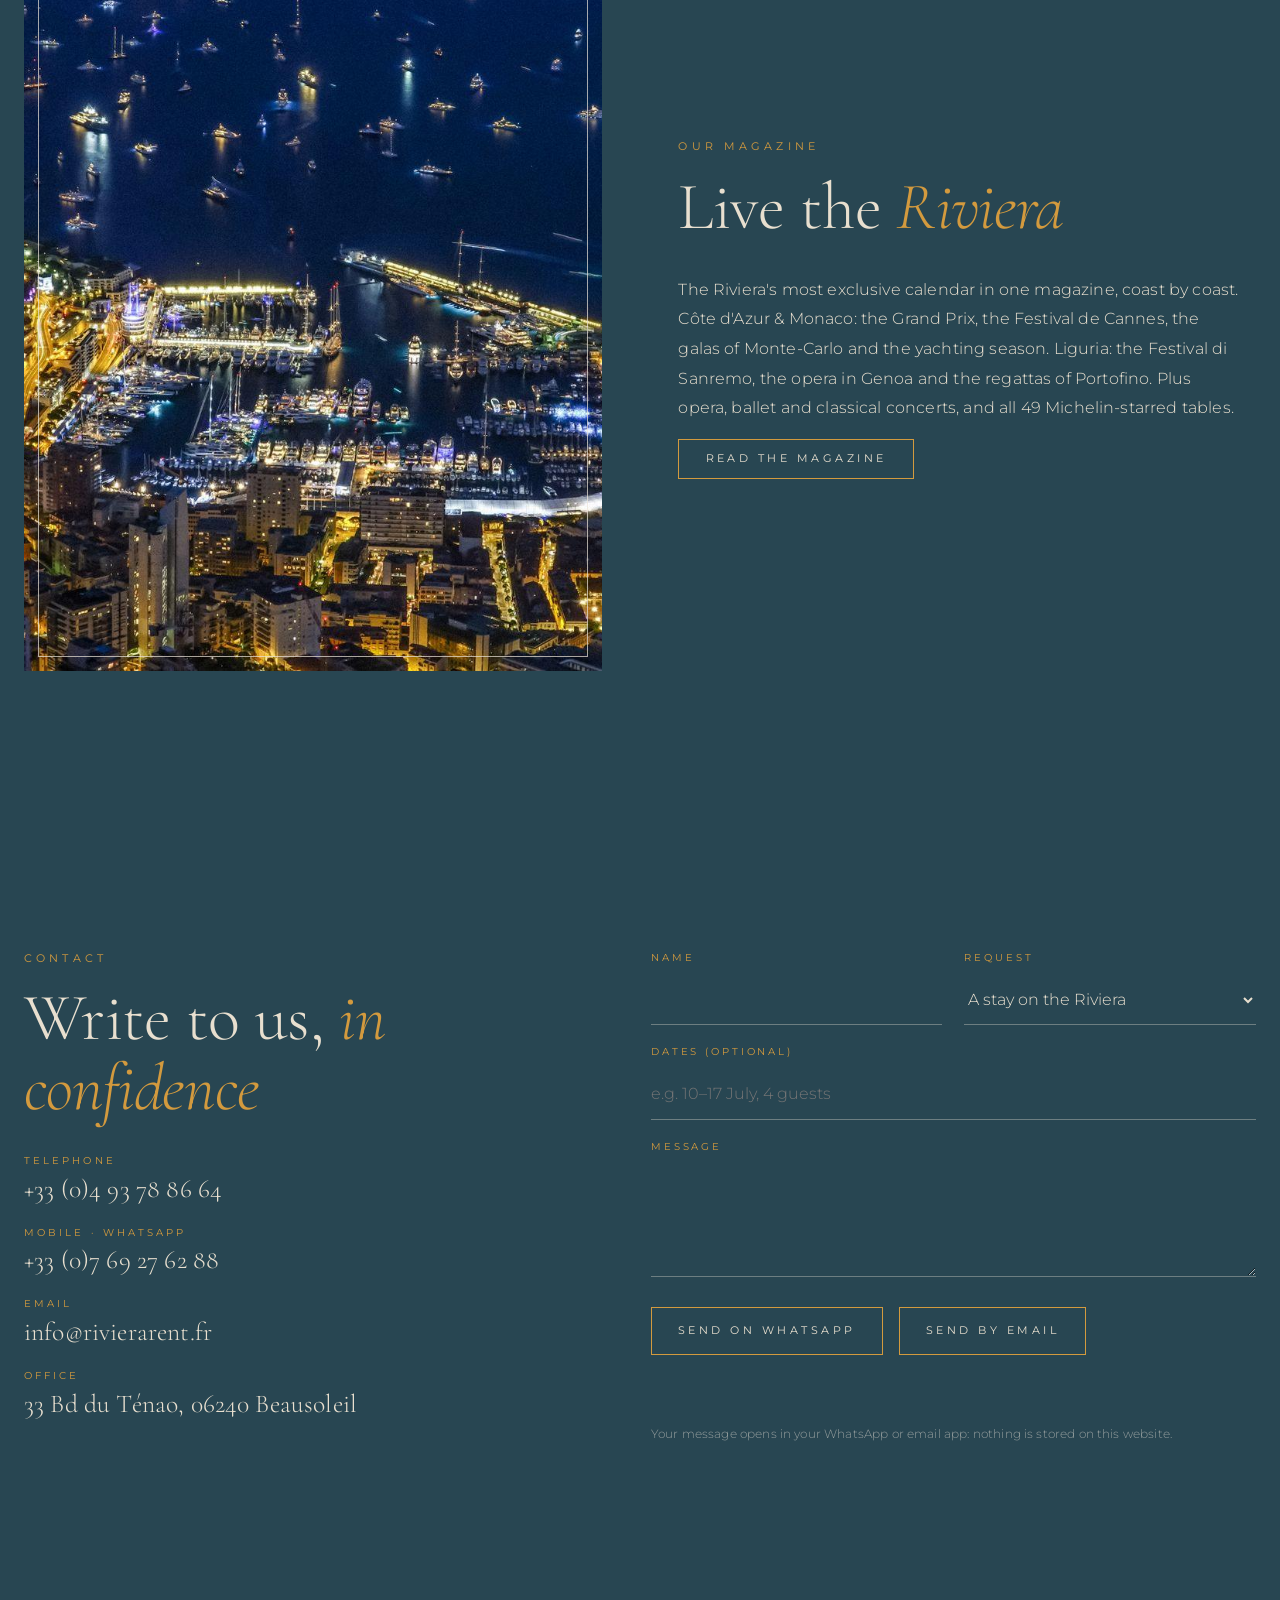
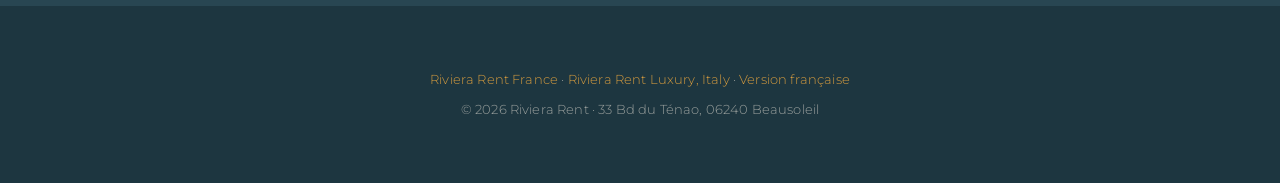
<file: luxury-site/index.html>
<!doctype html>
<html lang="en" class="no-js">
<head>
  <meta charset="utf-8">
  <meta name="viewport" content="width=device-width, initial-scale=1">
  <title>Riviera Rent Luxury</title>
  <meta name="description" content="Live the Riviera: the season's great events, Michelin-starred tables and a tailor-made concierge between Monaco and the Côte d'Azur: chauffeur, yacht, chef, Grand Prix, beach clubs.">
  <link rel="canonical" href="https://rivierarent.fr/luxury/">
  <link rel="alternate" hreflang="en" href="https://rivierarent.fr/luxury/">
  <link rel="alternate" hreflang="fr" href="https://rivierarent.fr/fr/luxe/">
  <meta property="og:image" content="https://rivierarent.fr/magazine/foto/monaco-notte.jpg">
  <meta name="theme-color" content="#ede6da">
  <link rel="icon" href="assets/img/rr-mark.svg">
  <link rel="preconnect" href="https://fonts.googleapis.com">
  <link rel="preconnect" href="https://fonts.gstatic.com" crossorigin>
  <link href="https://fonts.googleapis.com/css2?family=Cormorant+Garamond:ital,wght@0,300;0,400;0,500;1,300;1,400&family=Montserrat:wght@300;400;500&display=swap" rel="stylesheet">
  <link rel="stylesheet" href="assets/css/luxury.css">
</head>
<body>
<svg width="0" height="0" style="position:absolute" aria-hidden="true"><defs><symbol id="hairRR" viewBox="-2 -2 242 206" overflow="visible"><path d="M10 0 V200 M10 0 H58 C96 0 112 22 112 52 C112 82 96 104 58 104 H10 M56 104 C80 140 96 172 108 190 C114 199 124 203 136 199" fill="none" stroke="currentColor" stroke-width="1.1" stroke-linecap="round" stroke-linejoin="round"/><path d="M10 0 V200 M10 0 H58 C96 0 112 22 112 52 C112 82 96 104 58 104 H10 M56 104 C80 140 96 172 108 190 C114 199 124 203 136 199" transform="translate(100 0)" fill="none" stroke="currentColor" stroke-width="1.1" stroke-linecap="round" stroke-linejoin="round"/></symbol><linearGradient id="hfS" x1="0" y1="0" x2="0" y2="1"><stop offset="0" stop-color="#fff" stop-opacity=".9"/><stop offset=".85" stop-color="#fff" stop-opacity="0"/></linearGradient><mask id="hfMask" maskUnits="userSpaceOnUse" x="0" y="210" width="400" height="180"><rect x="0" y="210" width="400" height="180" fill="url(#hfS)"/></mask></defs></svg>
  <a class="skip" href="#main">Skip to content</a>

  <div class="announce"><a class="announce-back" href="https://claude.ai/artifact/NZTevX8FCX6NsaC6UtEENx" target="_blank" rel="noopener">← Riviera Rent France</a>Concierge &amp; magazine <span>·</span> Monaco &amp; Côte d'Azur</div>
  <header class="site-header">
    <div class="container bar">
      <nav id="nav" aria-label="Main menu">
        <a href="#concierge">Concierge</a>
        <a href="#owners">Owners</a>
        <a href="magazine/index.html?lang=en">Live the Riviera</a>
        <a href="#contact">Contact</a>
      </nav>
      <a class="logo" href="index.html" aria-label="rrluxury.fr – home"><svg class="rr-logo" viewBox="0 0 400 460" aria-hidden="true"><use href="#hairRR" x="100" y="30" width="200" height="170.2" style="color:#221f1b"/><line x1="60" y1="208" x2="340" y2="208" stroke="#865410" stroke-width=".5"/><g mask="url(#hfMask)"><use href="#hairRR" x="100" y="216" width="200" height="170.2" style="color:#221f1b" opacity=".45" transform="translate(0 602.2) scale(1 -1)"/></g><text x="200" y="404" text-anchor="middle" font-family="Montserrat, sans-serif" font-weight="300" font-size="26" letter-spacing="12" fill="#221f1b">LUXURY</text><text x="200" y="448" text-anchor="middle" font-family="Montserrat, sans-serif" font-weight="400" font-size="22" letter-spacing="4" fill="#221f1b">rrluxury.fr</text></svg></a>
      <div class="bar-right">
        <span class="lang hide-sm"><a href="index.html" aria-current="true">EN</a><a href="fr/index.html" lang="fr" hreflang="fr">FR</a></span>
        <a class="btn btn-solid" href="#contact">Contact</a>
        <button class="nav-toggle" aria-expanded="false" aria-controls="nav" aria-label="Open menu"><span></span></button>
      </div>
    </div>
  </header>

  <main id="main">
    <section class="hero">
      <img src="magazine/foto/monaco-notte.jpg" alt="">
      <div class="hero-inner">
        <span class="label">Monaco · Beausoleil · Cap-Martin</span>
        <h1 class="hero-title">The Riviera,<br><em>privately</em></h1>
        <p>A team that arranges everything around your Riviera: chauffeur, yacht, chef, Grand Prix, galas and the best tables.</p>
        <a class="btn btn-light" href="#concierge">The concierge</a>
      </div>
    </section>

    <section class="section">
      <div class="container narrow center reveal">
        <span class="ornament" aria-hidden="true"></span>
        <p class="quote">«For over twenty years we have looked after homes on the Riviera as if they were our own, and after their guests as if they were ours.»</p>
        <p class="signature">Riviera Rent · France &amp; Italia</p>
      </div>
      <div class="container figures reveal">
        <div><b>20<sup>+</sup></b><span>Years on the Riviera</span></div>
        <div><b>-10<sup>%</sup></b><span>Booking directly with us</span></div>
        <div><b>3</b><span>Languages spoken</span></div>
      </div>
    </section>

    <section class="section section-dark" id="concierge">
      <div class="container">
        <div class="head center">
          <p class="label">Concierge</p>
          <h2>A concierge, <em>made to measure</em></h2>
          <p class="lead">Ask before you arrive or during your stay: we arrange every detail, in Monaco, on the Côte d'Azur and across the border in Italy. Prices on request.</p>
        </div>
        <ul class="services reveal">
          <li><span class="ex-num">I</span><b>Private chauffeur</b><p>Car or minivan with driver for dinners and evenings. Transfers from Nice Côte d'Azur airport.</p><em>On request</em></li>
          <li><span class="ex-num">II</span><b>Helicopter transfer</b><p>Nice airport to Monaco in seven minutes, booked and timed with your flight.</p><em>On request</em></li>
          <li><span class="ex-num">III</span><b>Yacht &amp; boat days</b><p>A day at sea from Monaco or Menton, from a skippered boat to a crewed yacht.</p><em>On request</em></li>
          <li><span class="ex-num">IV</span><b>Private chef</b><p>Dinner cooked wherever you stay with produce from the Menton and Monaco markets.</p><em>On request</em></li>
          <li><span class="ex-num">V</span><b>Grand Prix &amp; events</b><p>Monaco Grand Prix, Rolex Masters, Yacht Show: we help with tickets, terraces and timing.</p><em>On request</em></li>
          <li><span class="ex-num">VI</span><b>Tables &amp; beach clubs</b><p>The restaurants, beach clubs and evenings we would choose ourselves, booked for you.</p><em>On request</em></li>
          <li><span class="ex-num">VII</span><b>Daily housekeeping</b><p>Tidying, fresh towels and linen during your stay, at the times you prefer.</p><em>On request</em></li>
          <li><span class="ex-num">VIII</span><b>Italian Riviera day</b><p>Sanremo, Dolceacqua or Portofino with a driver, organised with our sister company in Liguria.</p><em>On request</em></li>
          <li><span class="ex-num">IX</span><b>In-home wellness</b><p>Massage, yoga or a personal trainer wherever you stay.</p><em>On request</em></li>
        </ul>
        <div class="services-cta"><a class="btn btn-light" href="#contact" data-topic="concierge">Ask the concierge</a></div>
      </div>
    </section>

    <section class="section section-ochre" id="owners">
      <div class="container narrow">
        <div class="reveal">
          <p class="label">For owners</p>
          <h2>Your home, <em>in good hands</em></h2>
          <p class="lead">A prestigious property deserves discreet, careful management. We look after it as if it were ours, and we choose the guests who stay in it.</p>
          <ol class="steps">
            <li><span>A private visit and a written estimate of income and occupancy.</span></li>
            <li><span>Professional photographs, listings in several languages, our own direct clientele.</span></li>
            <li><span>Guests welcomed in person, hotel-standard housekeeping and linen.</span></li>
            <li><span>Registration, city tax and guest declarations, and a clear monthly statement.</span></li>
          </ol>
          <a class="btn btn-solid" href="#contact" data-topic="owner">Request a private valuation</a>
        </div>
      </div>
    </section>

    <section class="section section-bone" style="padding-top: 0; padding-bottom: clamp(80px, 10vw, 130px); background: var(--ivory)">
      <div class="container">
        <a class="sister-lux reveal" href="https://rivierarent.it/lusso/" target="_blank" rel="noopener" style="text-decoration:none;color:inherit">
          <svg class="rr-mark" viewBox="-2 -2 244 210" aria-hidden="true"><use href="#hairRR" width="242" height="206" style="color:#221f1b"/></svg>
          <div>
            <p class="label" style="margin-bottom:1em">Also in Italy</p>
            <h3>Riviera Rent <em>Luxury</em> · Liguria</h3>
            <p>Villas and sea-view apartments on the Italian Riviera, with the same concierge. Same group, same care.</p>
          </div>
          <span class="text-link">Discover</span>
        </a>
      </div>
    </section>

    <section class="section section-dark" id="magazine" style="padding-block: clamp(80px, 10vw, 130px)">
      <div class="container owners">
        <div class="owners-photo reveal"><img loading="lazy" src="magazine/foto/monaco-notte.jpg" alt="Monaco by night"></div>
        <div class="reveal">
          <p class="label">Our magazine</p>
          <h2>Live the <em>Riviera</em></h2>
          <p class="lead" style="color:var(--ivory)">The Riviera's most exclusive calendar in one magazine, coast by coast. Côte d'Azur &amp; Monaco: the Grand Prix, the Festival de Cannes, the galas of Monte-Carlo and the yachting season. Liguria: the Festival di Sanremo, the opera in Genoa and the regattas of Portofino. Plus opera, ballet and classical concerts, and all 49 Michelin-starred tables.</p>
          <a class="btn btn-light" href="magazine/index.html?lang=en">Read the magazine</a>
        </div>
      </div>
    </section>

    <section class="section section-dark" id="contact">
      <div class="container contact">
        <div>
          <p class="label">Contact</p>
          <h2>Write to us, <em>in confidence</em></h2>
          <ul class="contact-list">
            <li><small>Telephone</small><a data-c="phone" href="#"><span data-c="phone-text"></span></a></li>
            <li><small>Mobile · WhatsApp</small><a data-c="whatsapp" target="_blank" rel="noopener" href="#"><span data-c="mobile-text"></span></a></li>
            <li><small>Email</small><a data-c="email" href="#"><span data-c="email-text"></span></a></li>
            <li><small>Office</small><a data-c="maps" target="_blank" rel="noopener" href="#"><span data-c="address"></span></a></li>
          </ul>
        </div>
        <form id="contact-form" class="panel" novalidate>
          <div class="row">
            <label>Name<input name="name" autocomplete="name" required></label>
            <label>Request
              <select name="topic">
                <option value="short">A stay on the Riviera</option>
                <option value="concierge">Concierge services</option>
                <option value="long">A long stay</option>
                <option value="owner">Management of my property</option>
                <option value="other">Something else</option>
              </select>
            </label>
          </div>
          <label>Dates (optional)<input name="dates" data-label="Dates" placeholder="e.g. 10–17 July, 4 guests"></label>
          <label>Message<textarea name="message" required></textarea></label>
          <div class="form-actions">
            <button class="btn btn-light" type="submit" value="whatsapp">Send on WhatsApp</button>
            <button class="btn btn-light" type="submit" value="email">Send by email</button>
          </div>
          <p id="form-msg" role="status"></p>
          <p class="privacy-note">Your message opens in your WhatsApp or email app: nothing is stored on this website.</p>
        </form>
      </div>
    </section>
  </main>

  <footer class="site-footer">
    <p><a href="https://claude.ai/artifact/NZTevX8FCX6NsaC6UtEENx" target="_blank" rel="noopener">Riviera Rent France</a> · <a href="https://rivierarent.it/lusso/" target="_blank" rel="noopener">Riviera Rent Luxury, Italy</a> · <a href="fr/index.html" lang="fr">Version française</a></p>
    <p>© <span class="year">2026</span> Riviera Rent · <span data-c="address"></span></p>
  </footer>

  <a class="fab" data-c="whatsapp" target="_blank" rel="noopener" href="#" aria-label="Message us on WhatsApp">
    <svg viewBox="0 0 24 24"><path d="M12 2a10 10 0 0 0-8.6 15.1L2 22l5-1.3A10 10 0 1 0 12 2zm5.3 14.2c-.2.6-1.3 1.2-1.8 1.2-.5.1-1 .2-3.3-.7-2.8-1.1-4.5-3.9-4.7-4.1-.1-.2-1.1-1.5-1.1-2.8 0-1.3.7-2 1-2.3.2-.3.5-.3.7-.3h.5c.2 0 .4 0 .6.5l.8 2c.1.2.1.4 0 .5l-.4.6-.4.4c-.1.2-.3.3-.1.6.2.3.8 1.3 1.6 2.1 1.1 1 2 1.3 2.3 1.4.3.1.4.1.6-.1l.8-1c.2-.3.4-.2.6-.1l1.9.9c.3.1.5.2.5.3.1.2.1.7-.1 1.3z"/></svg>
  </a>

  <script>window.FRR_ROOT="";</script><script src="assets/js/config.js"></script><script>FRR_CONFIG.sister.dataBase=window.FRR_ROOT+"it";</script>
  <script src="assets/js/properties.js"></script>
  <script src="assets/js/main.js"></script>
</body>
</html>
</file>
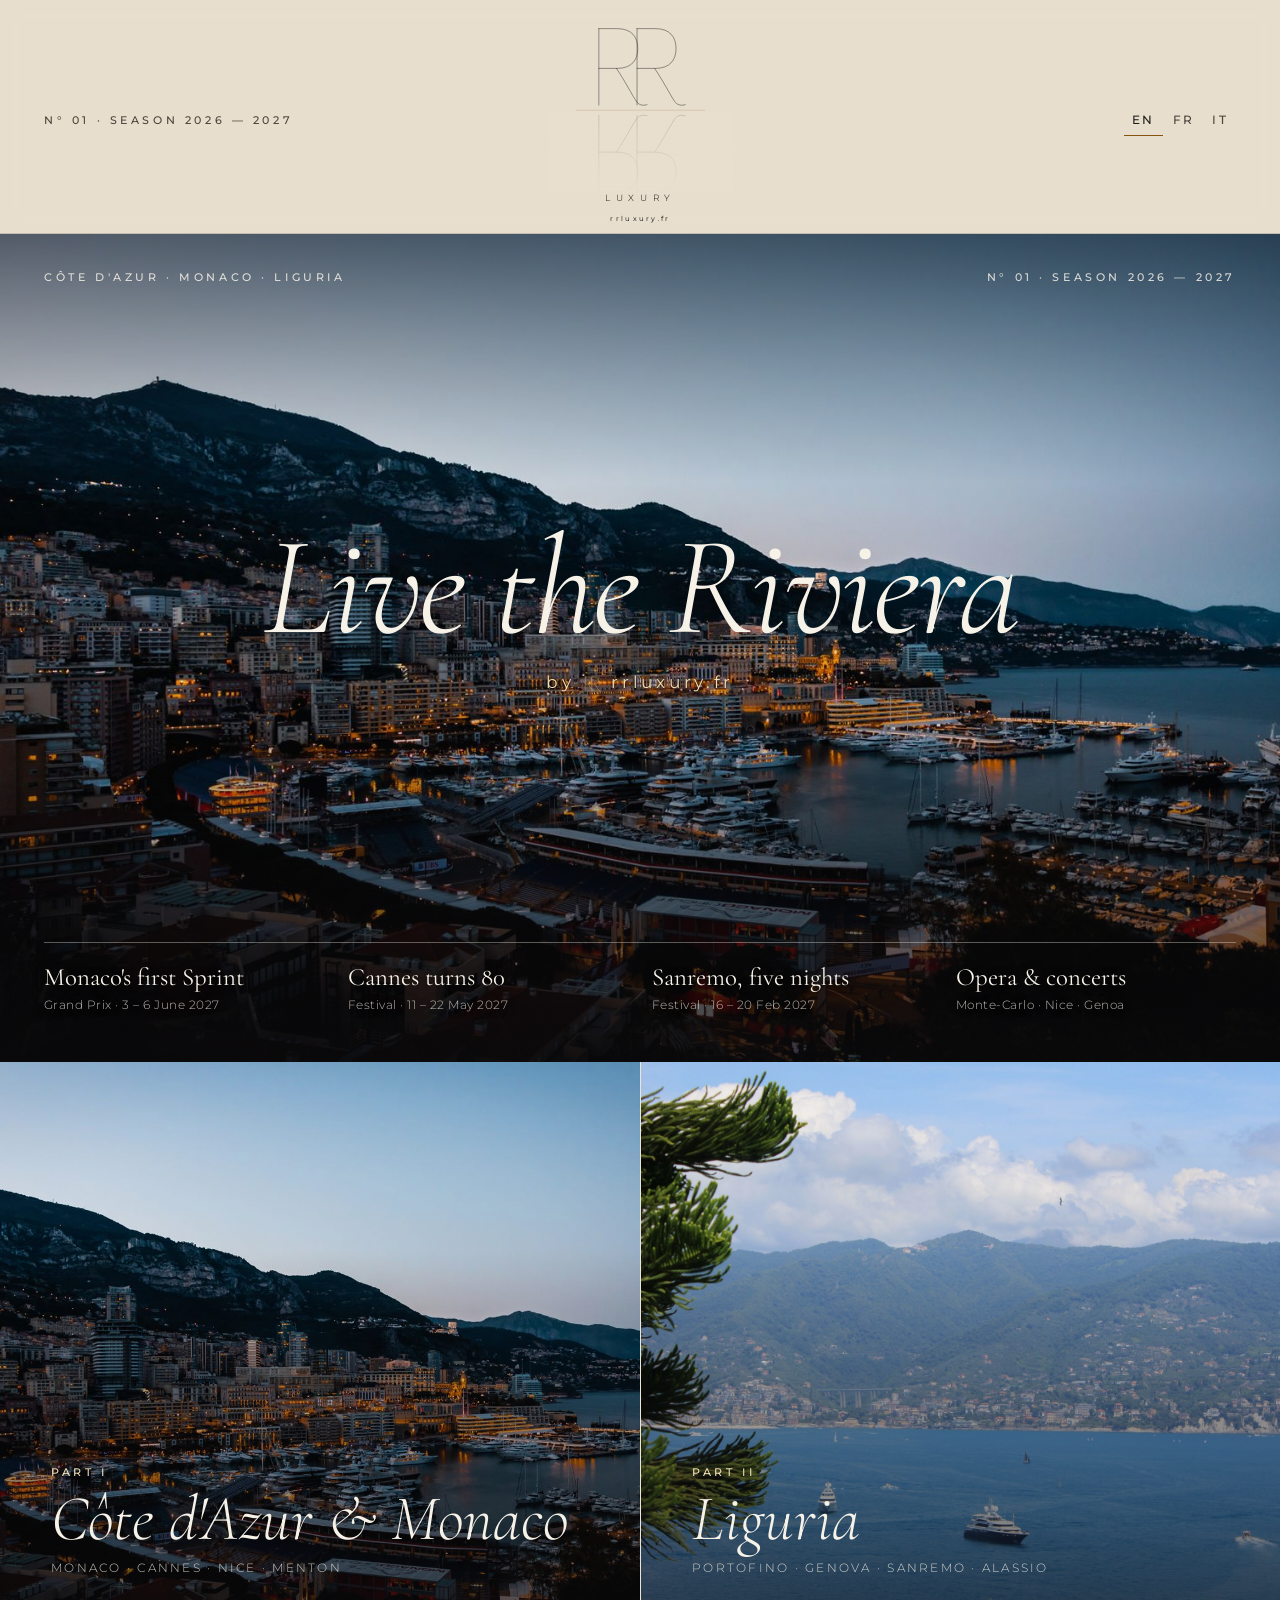
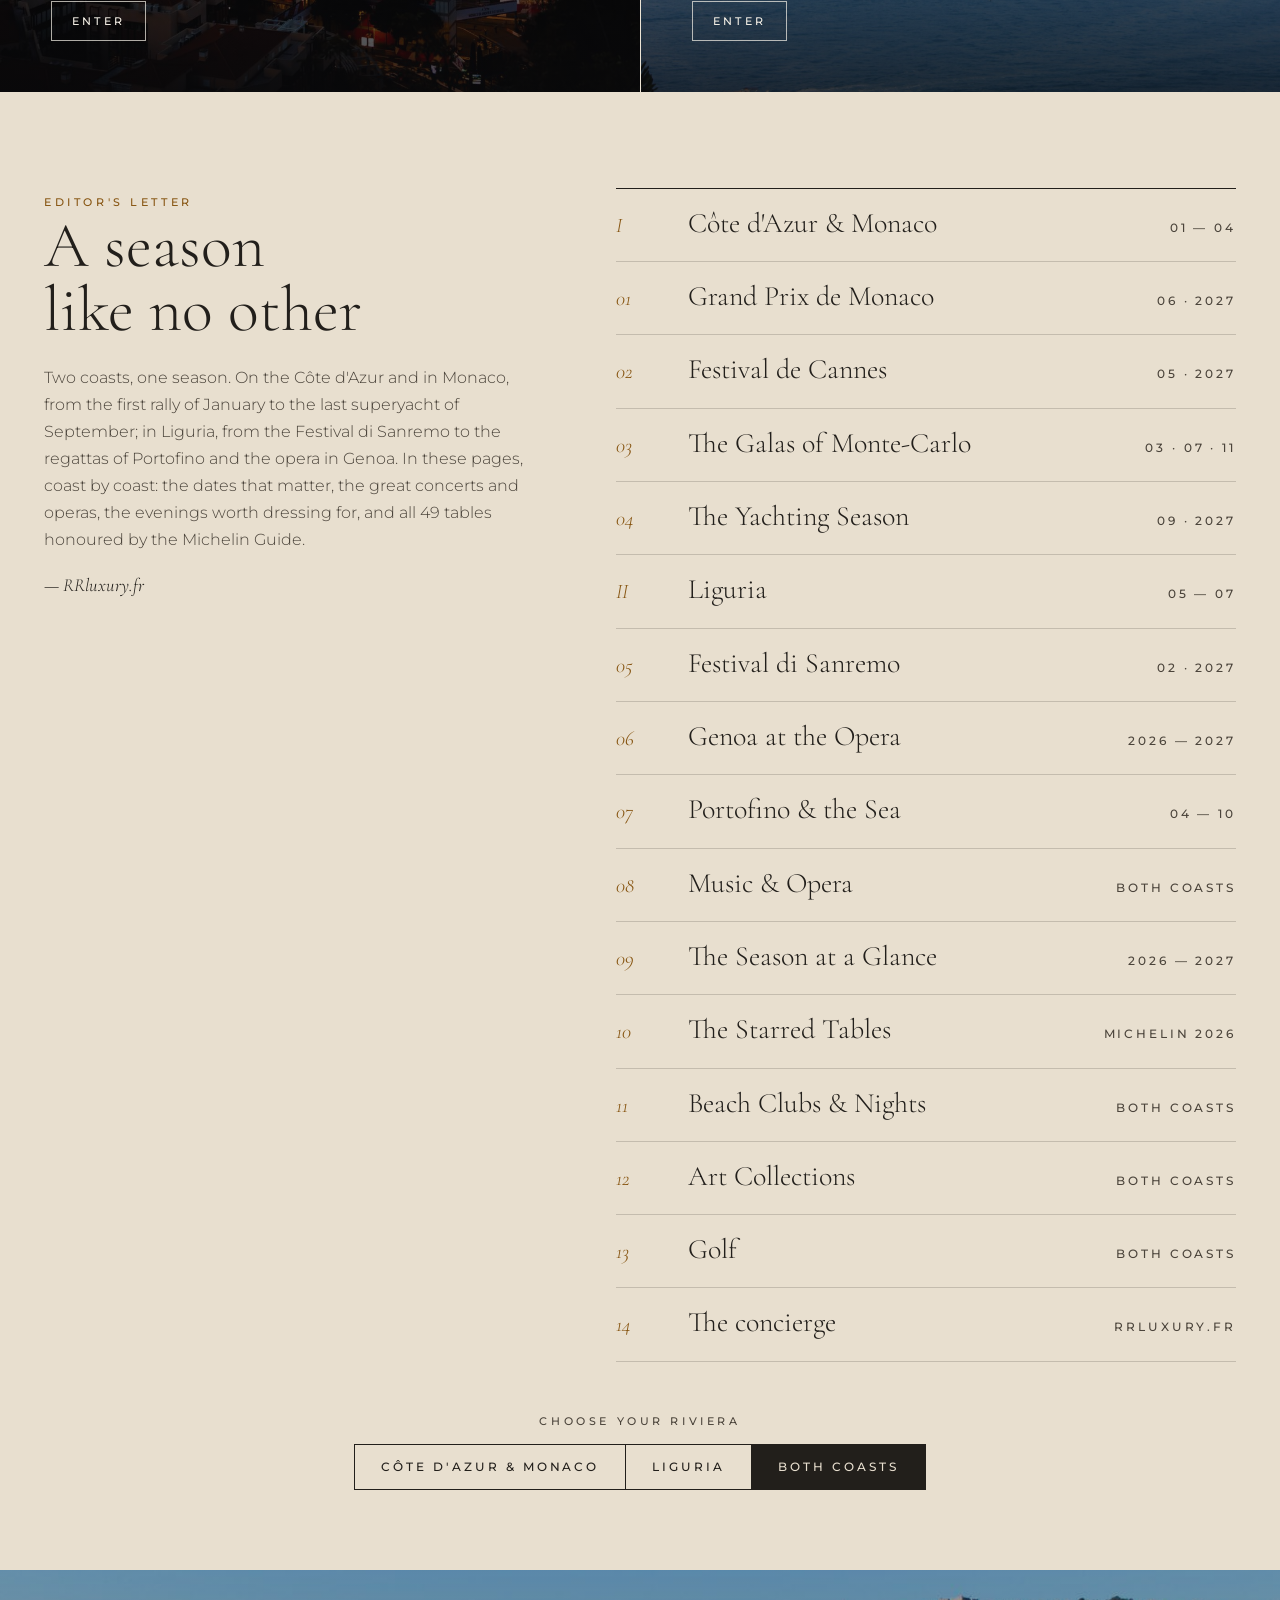
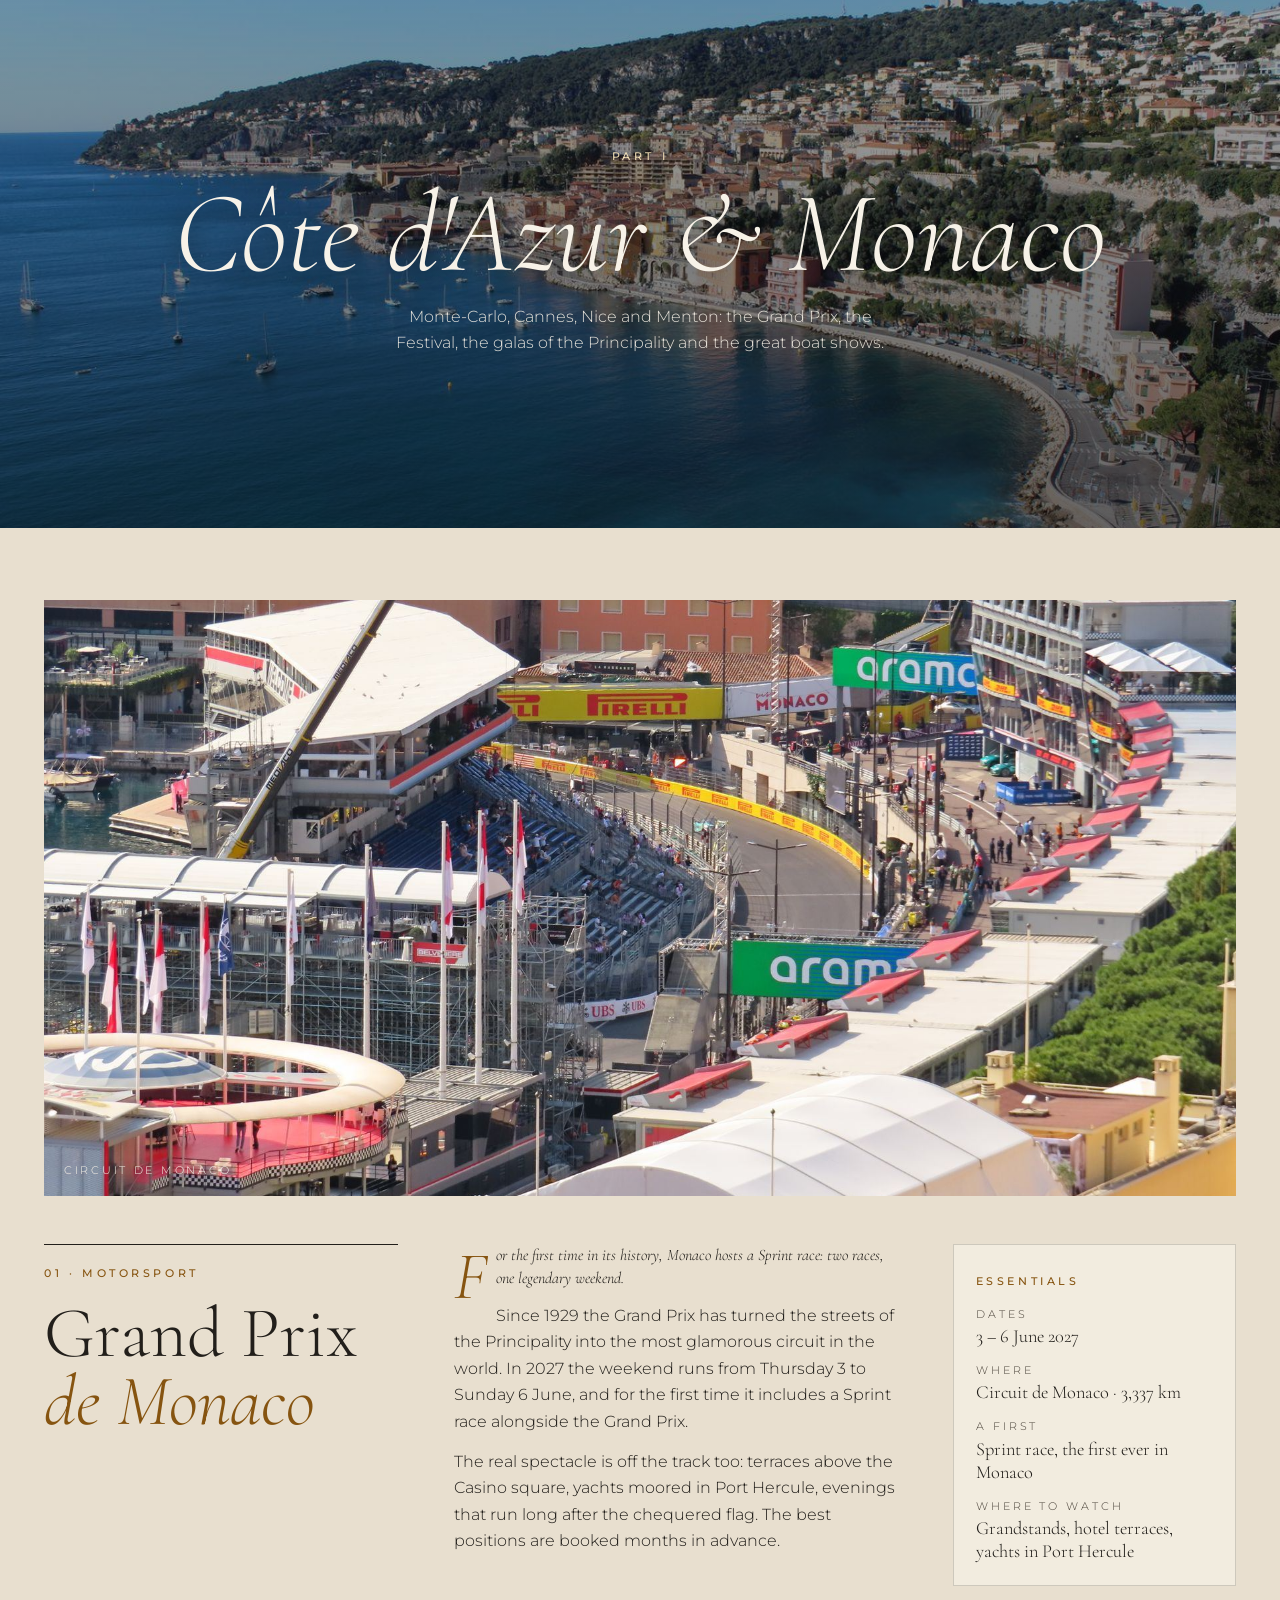
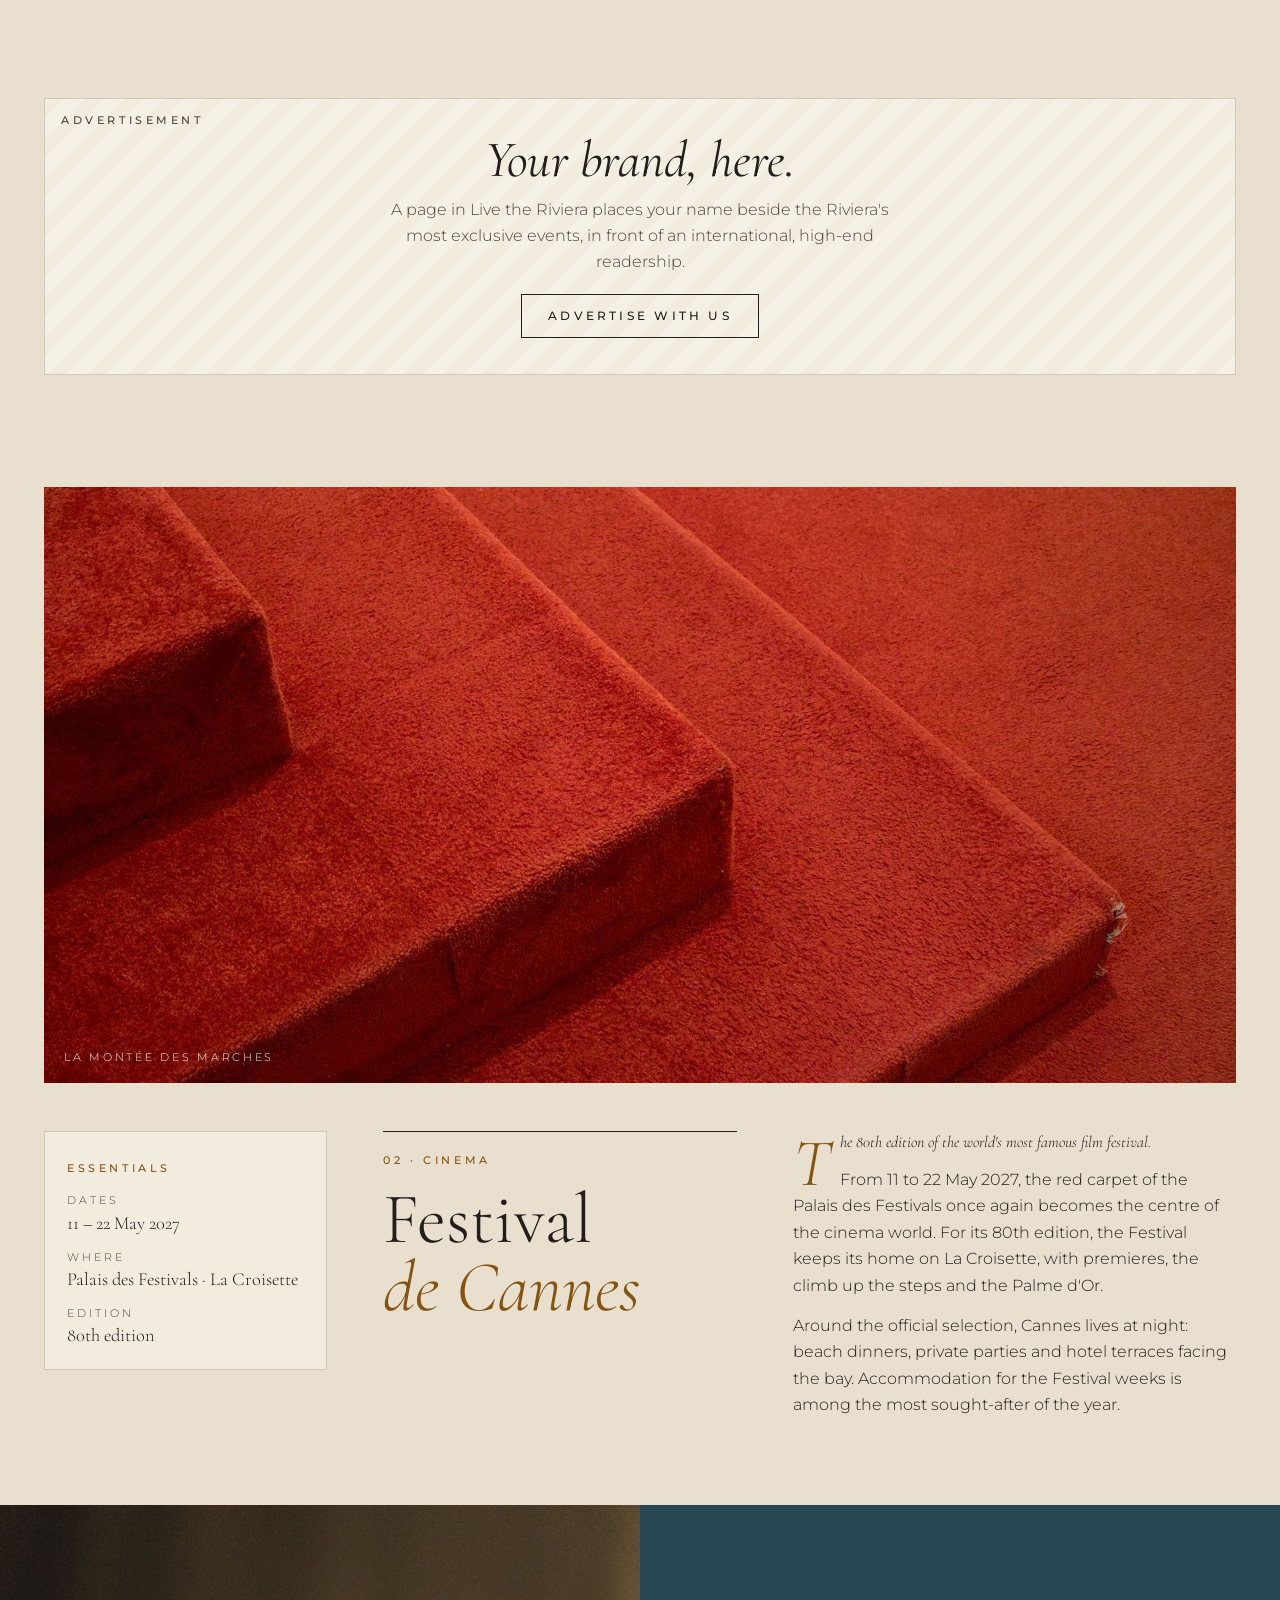
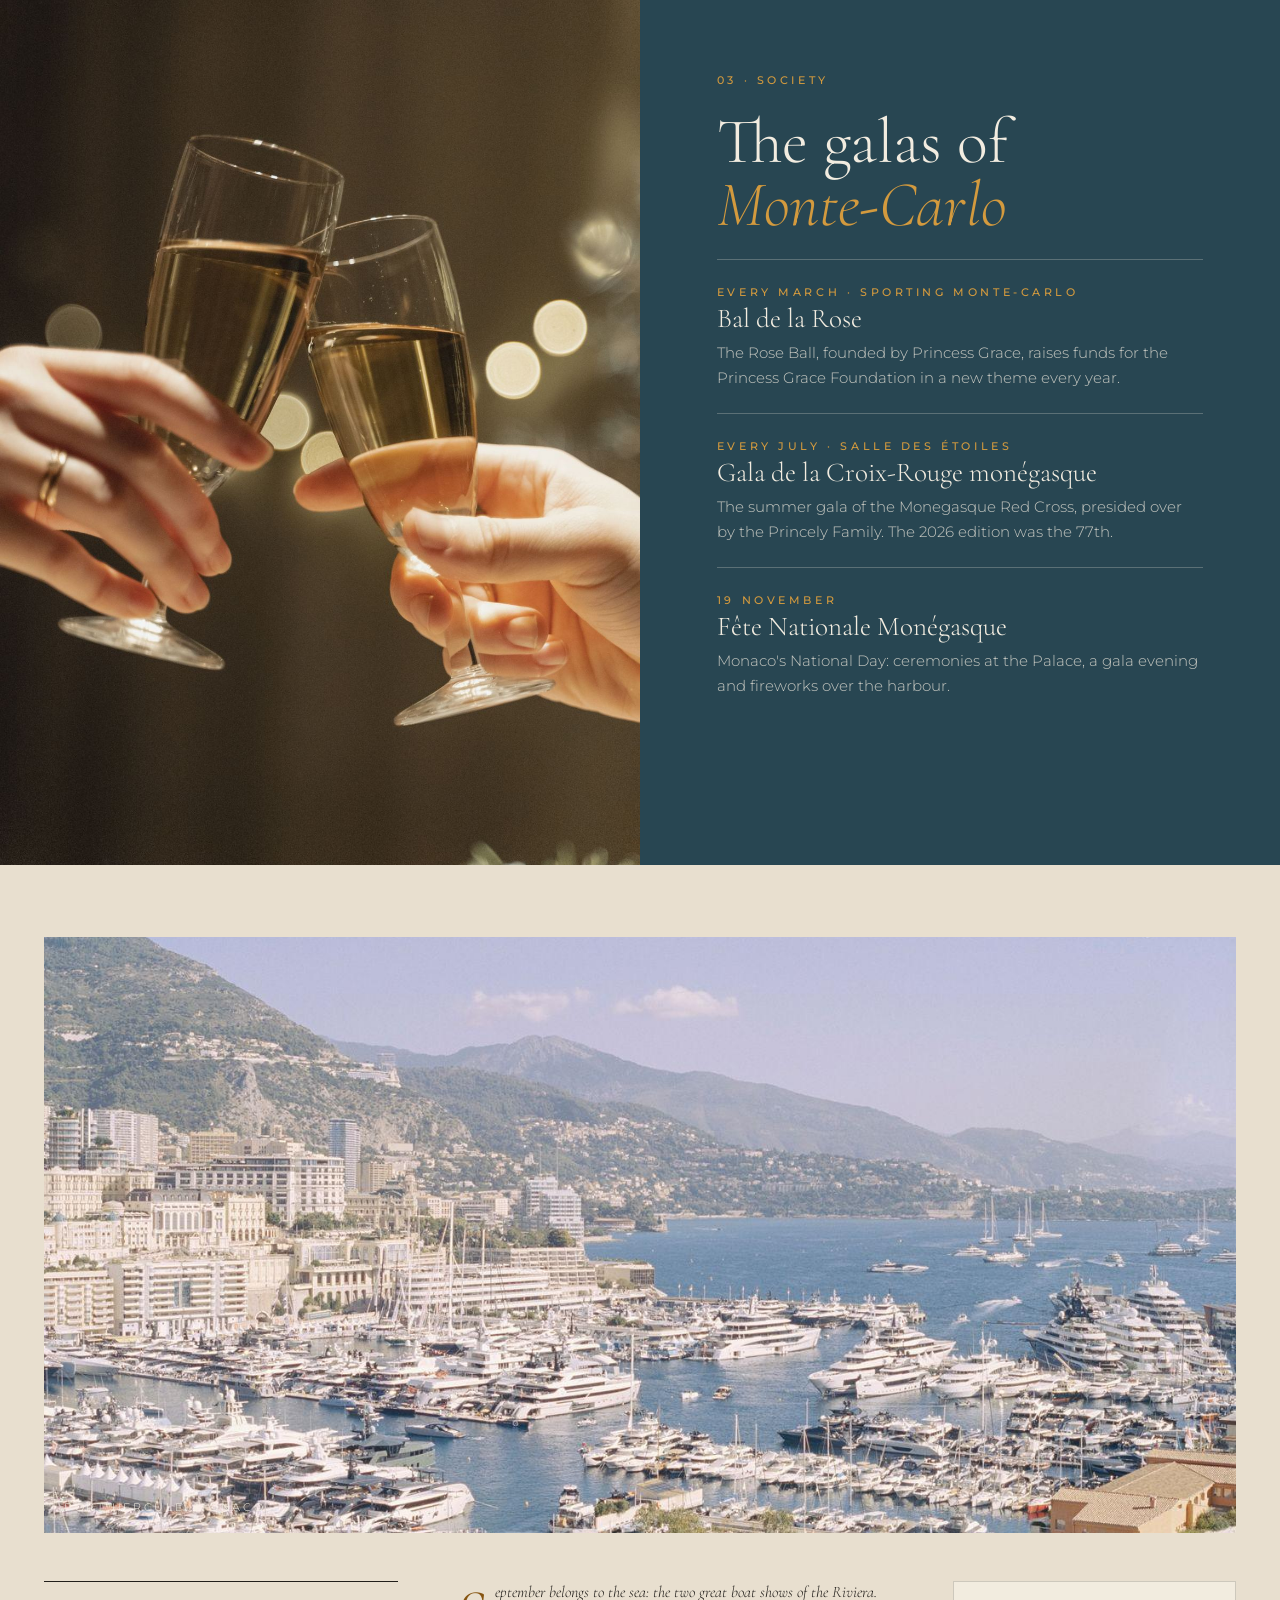
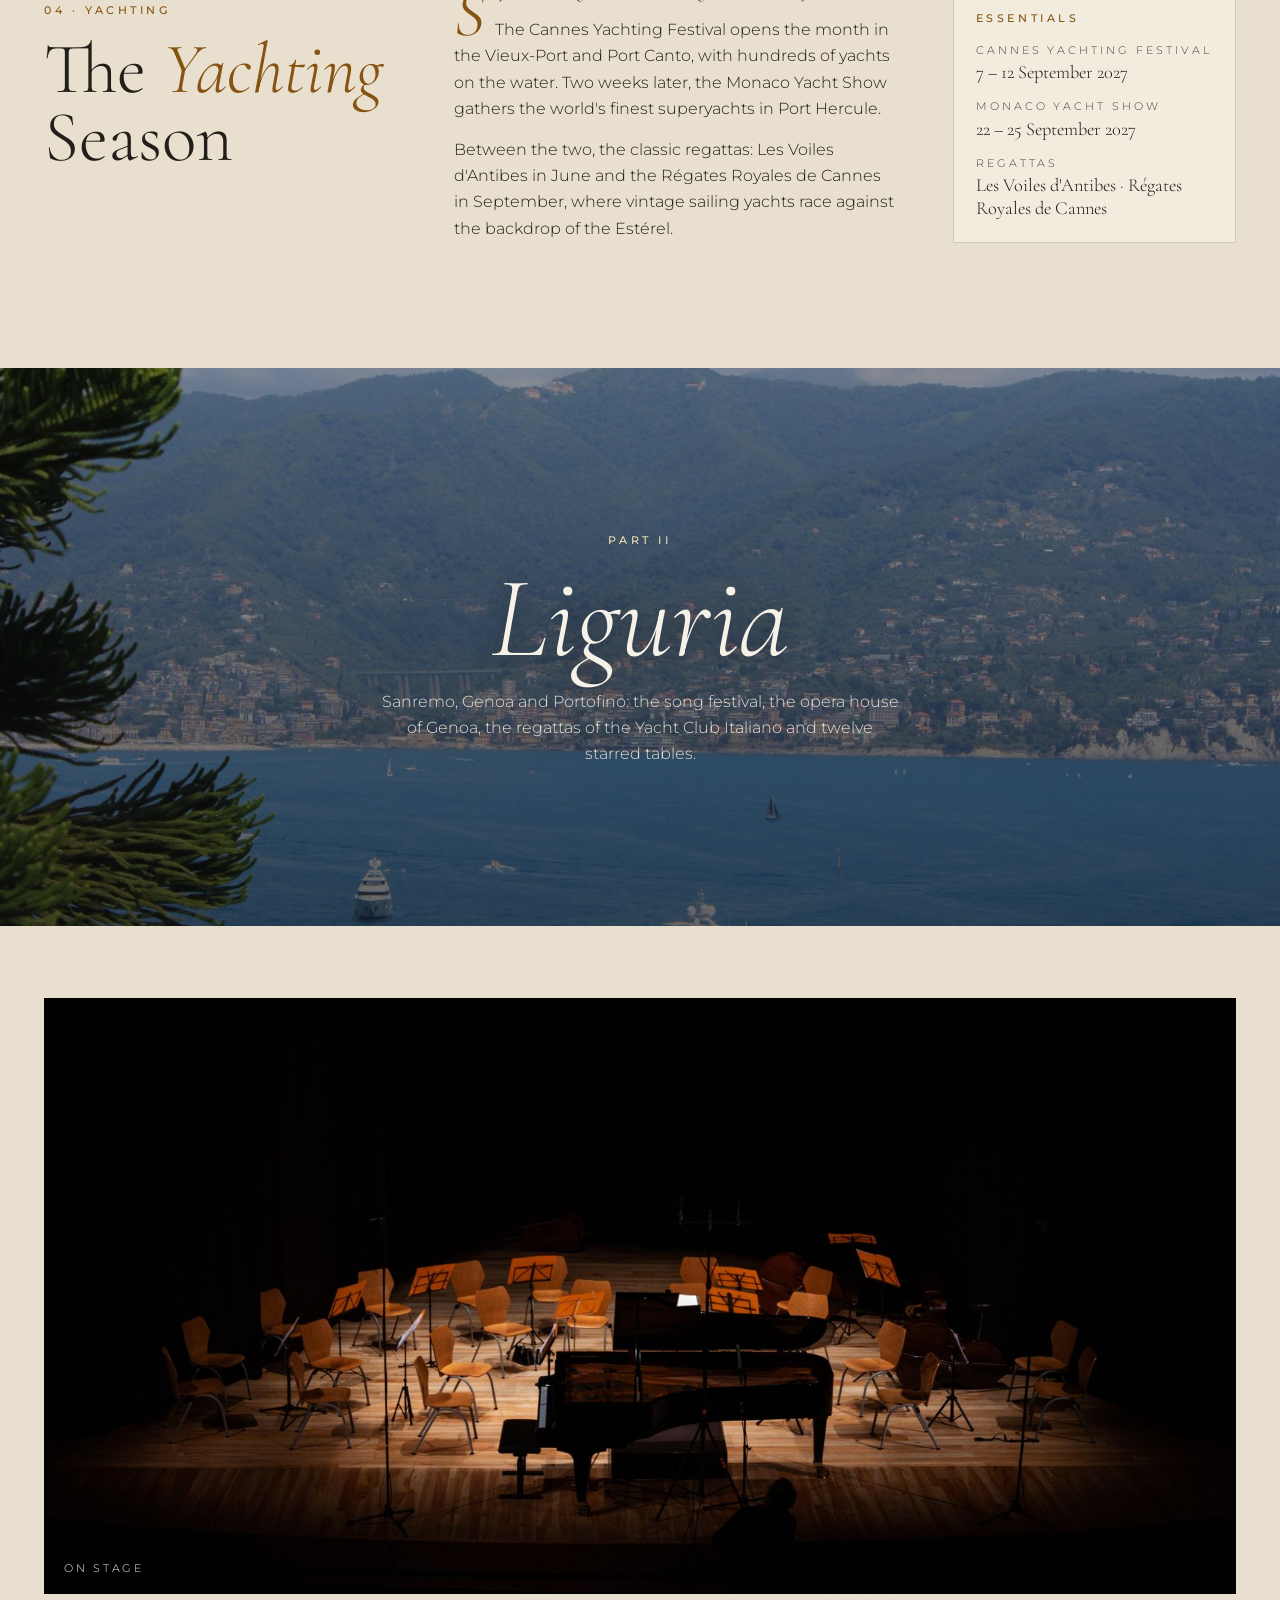
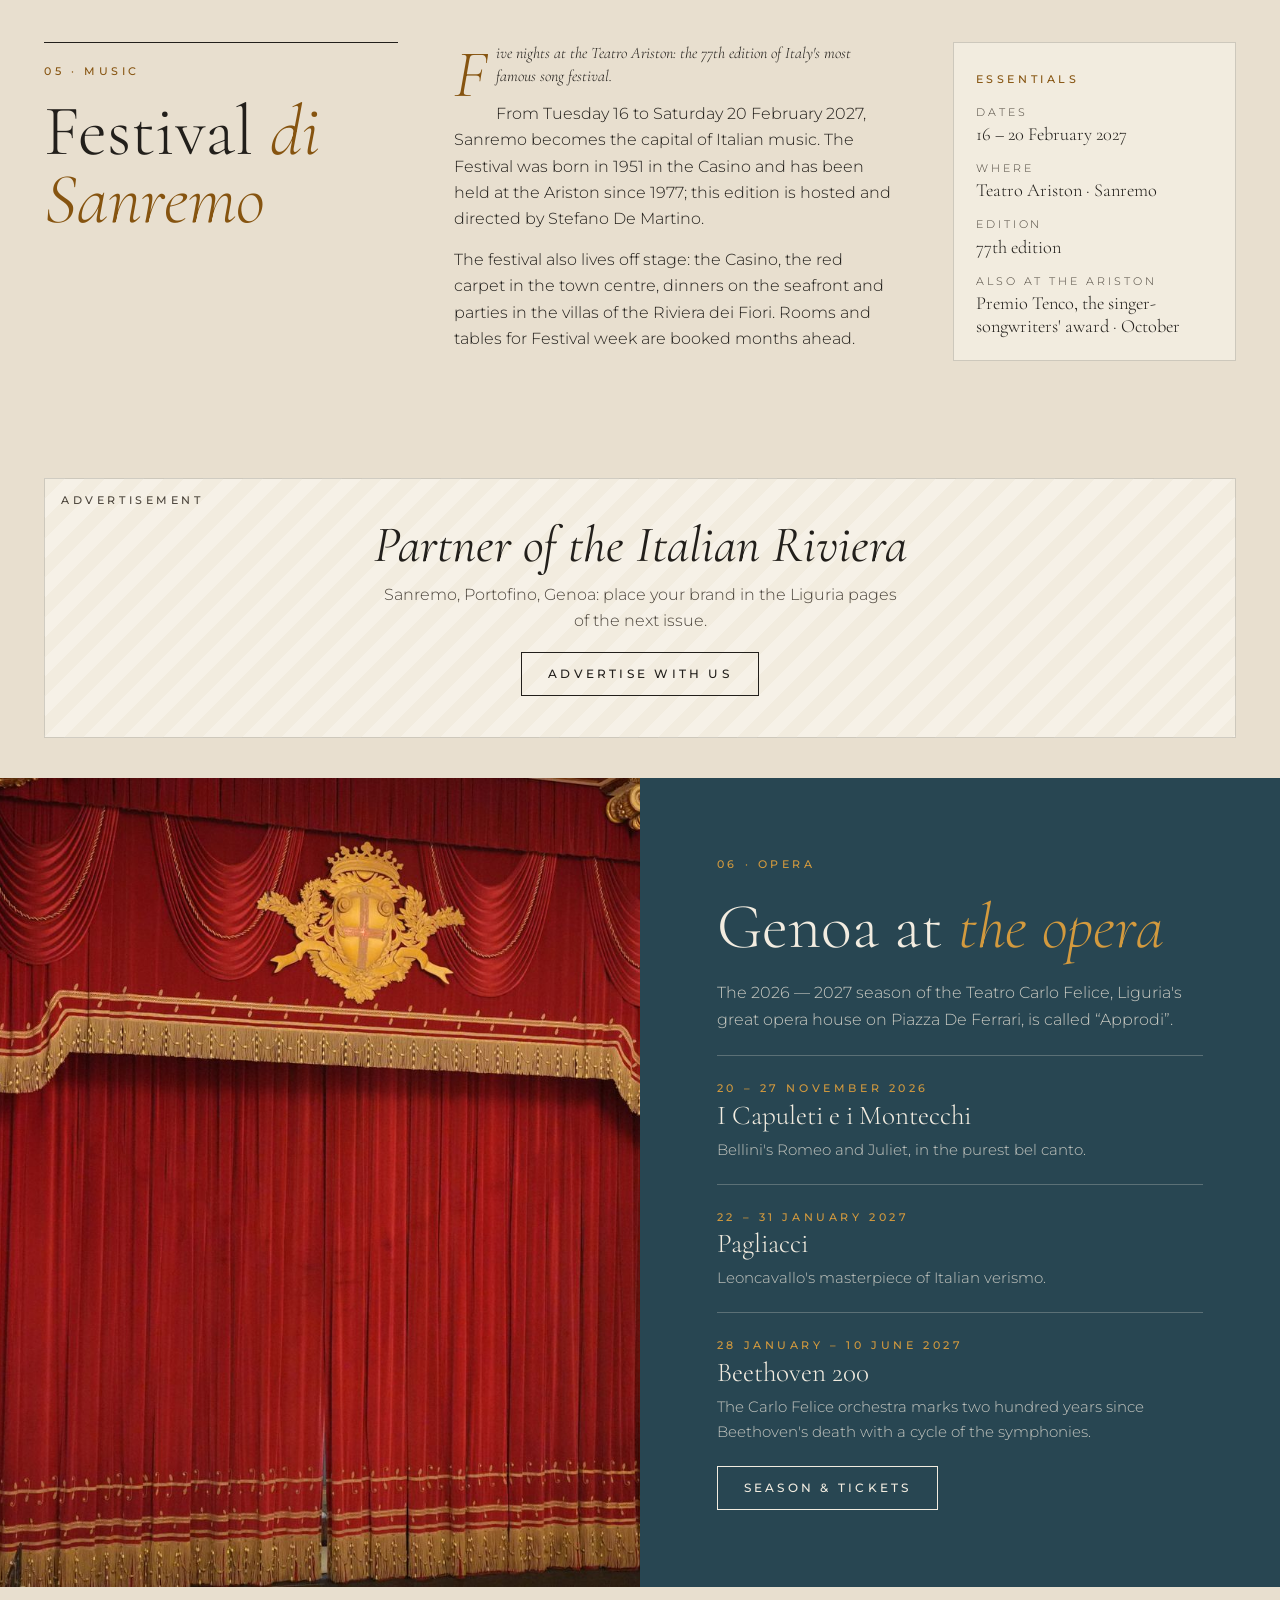
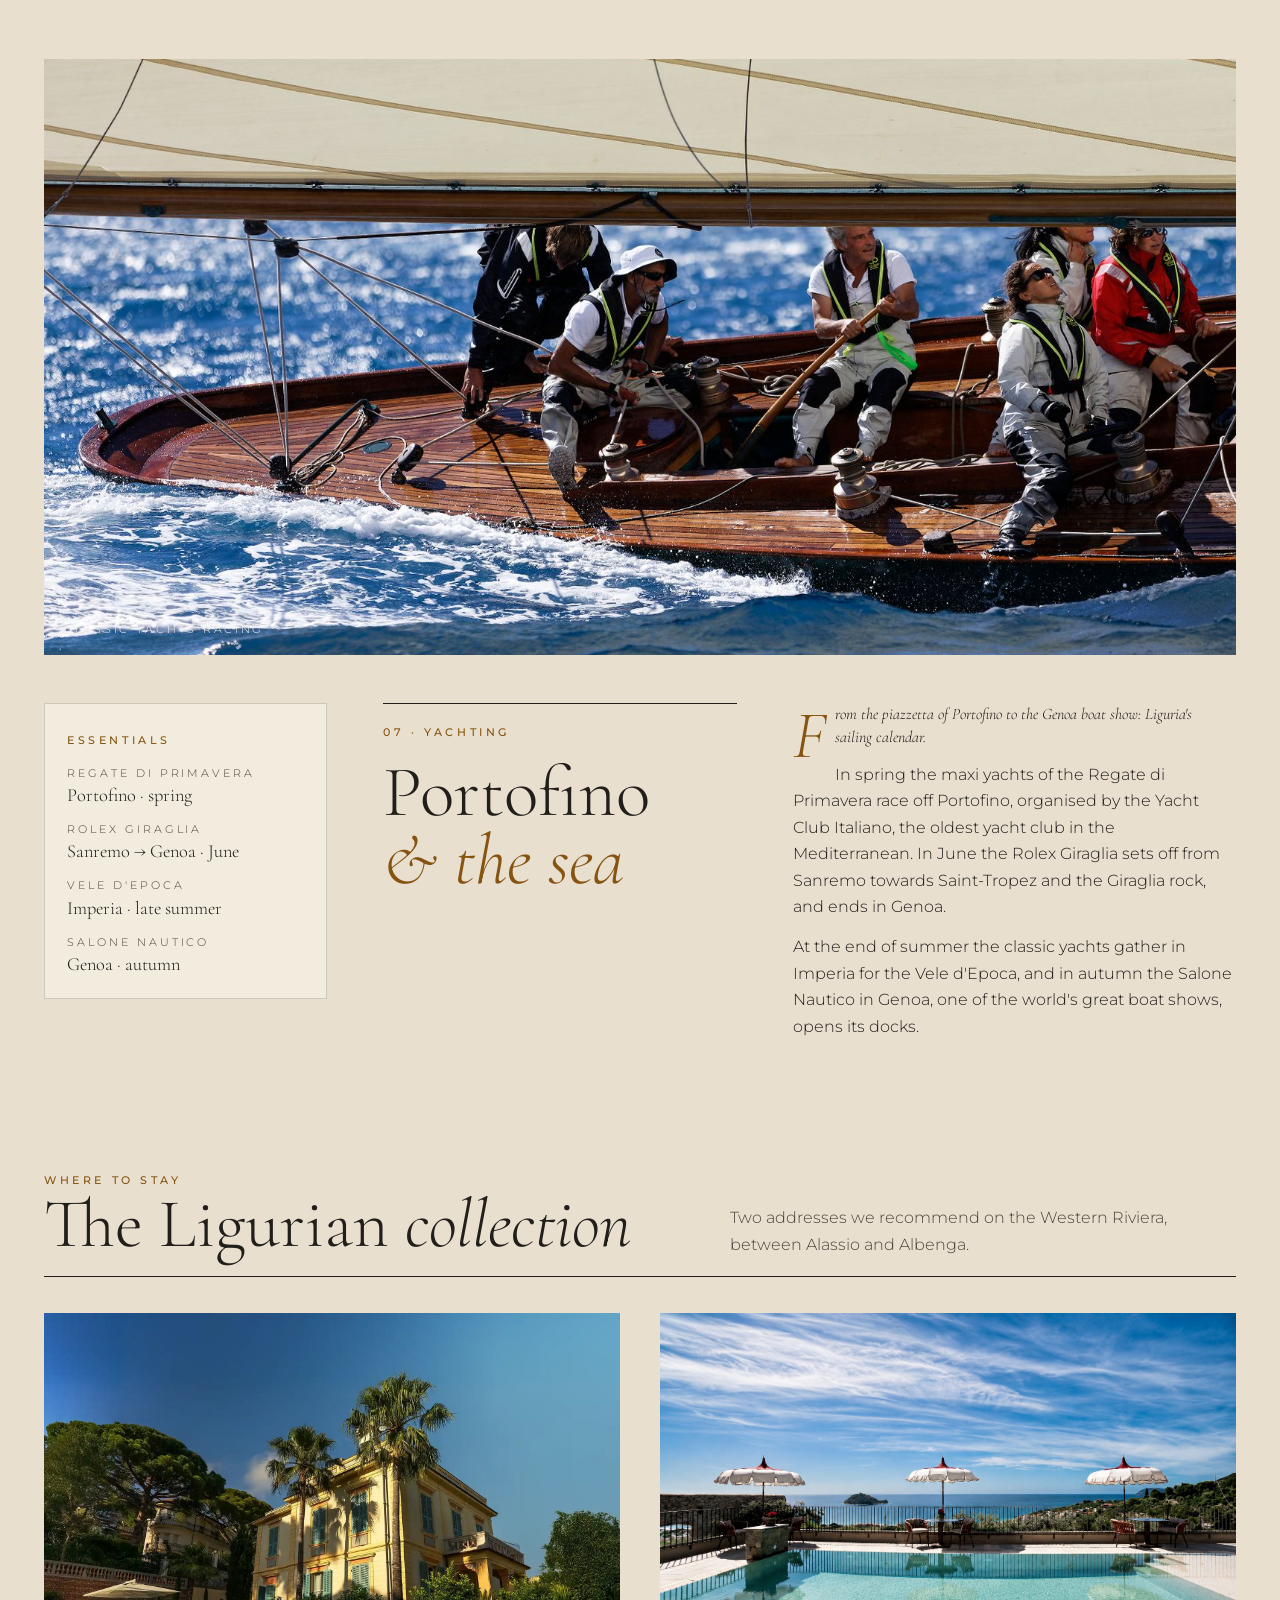
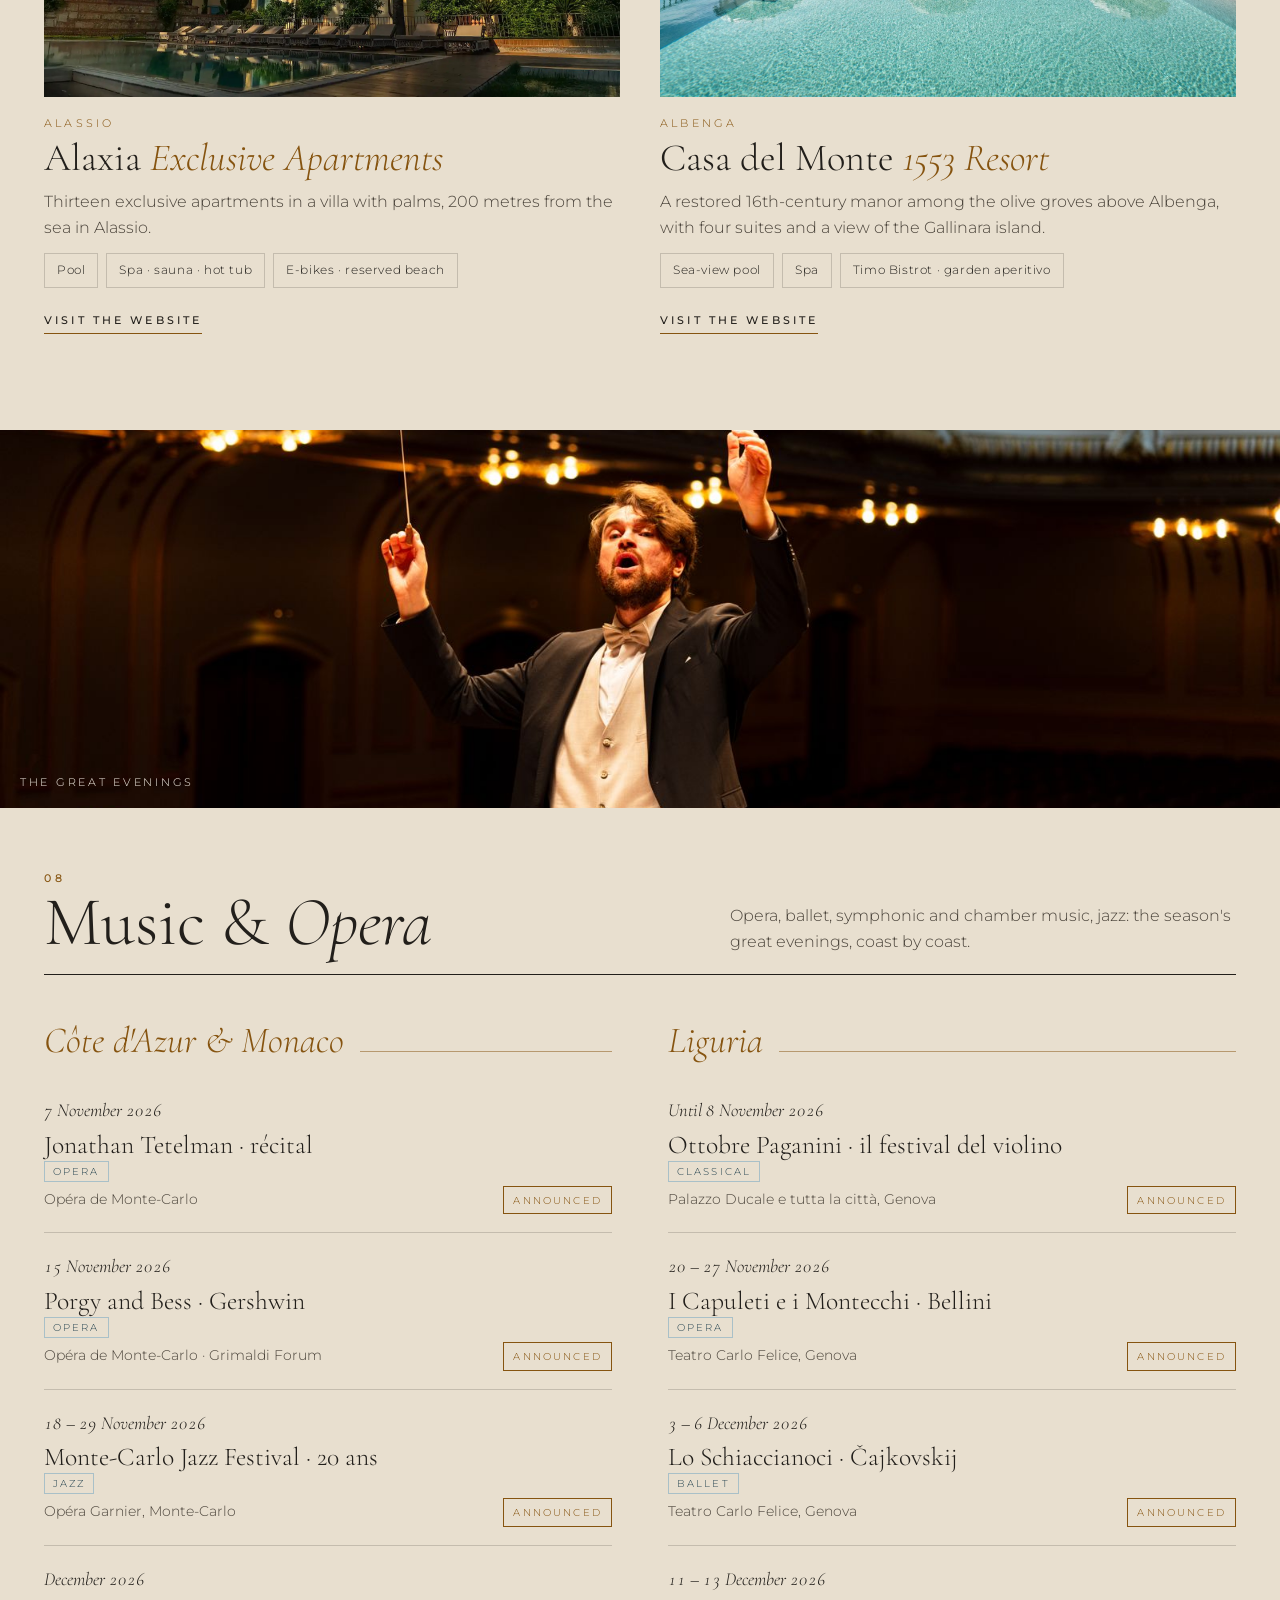
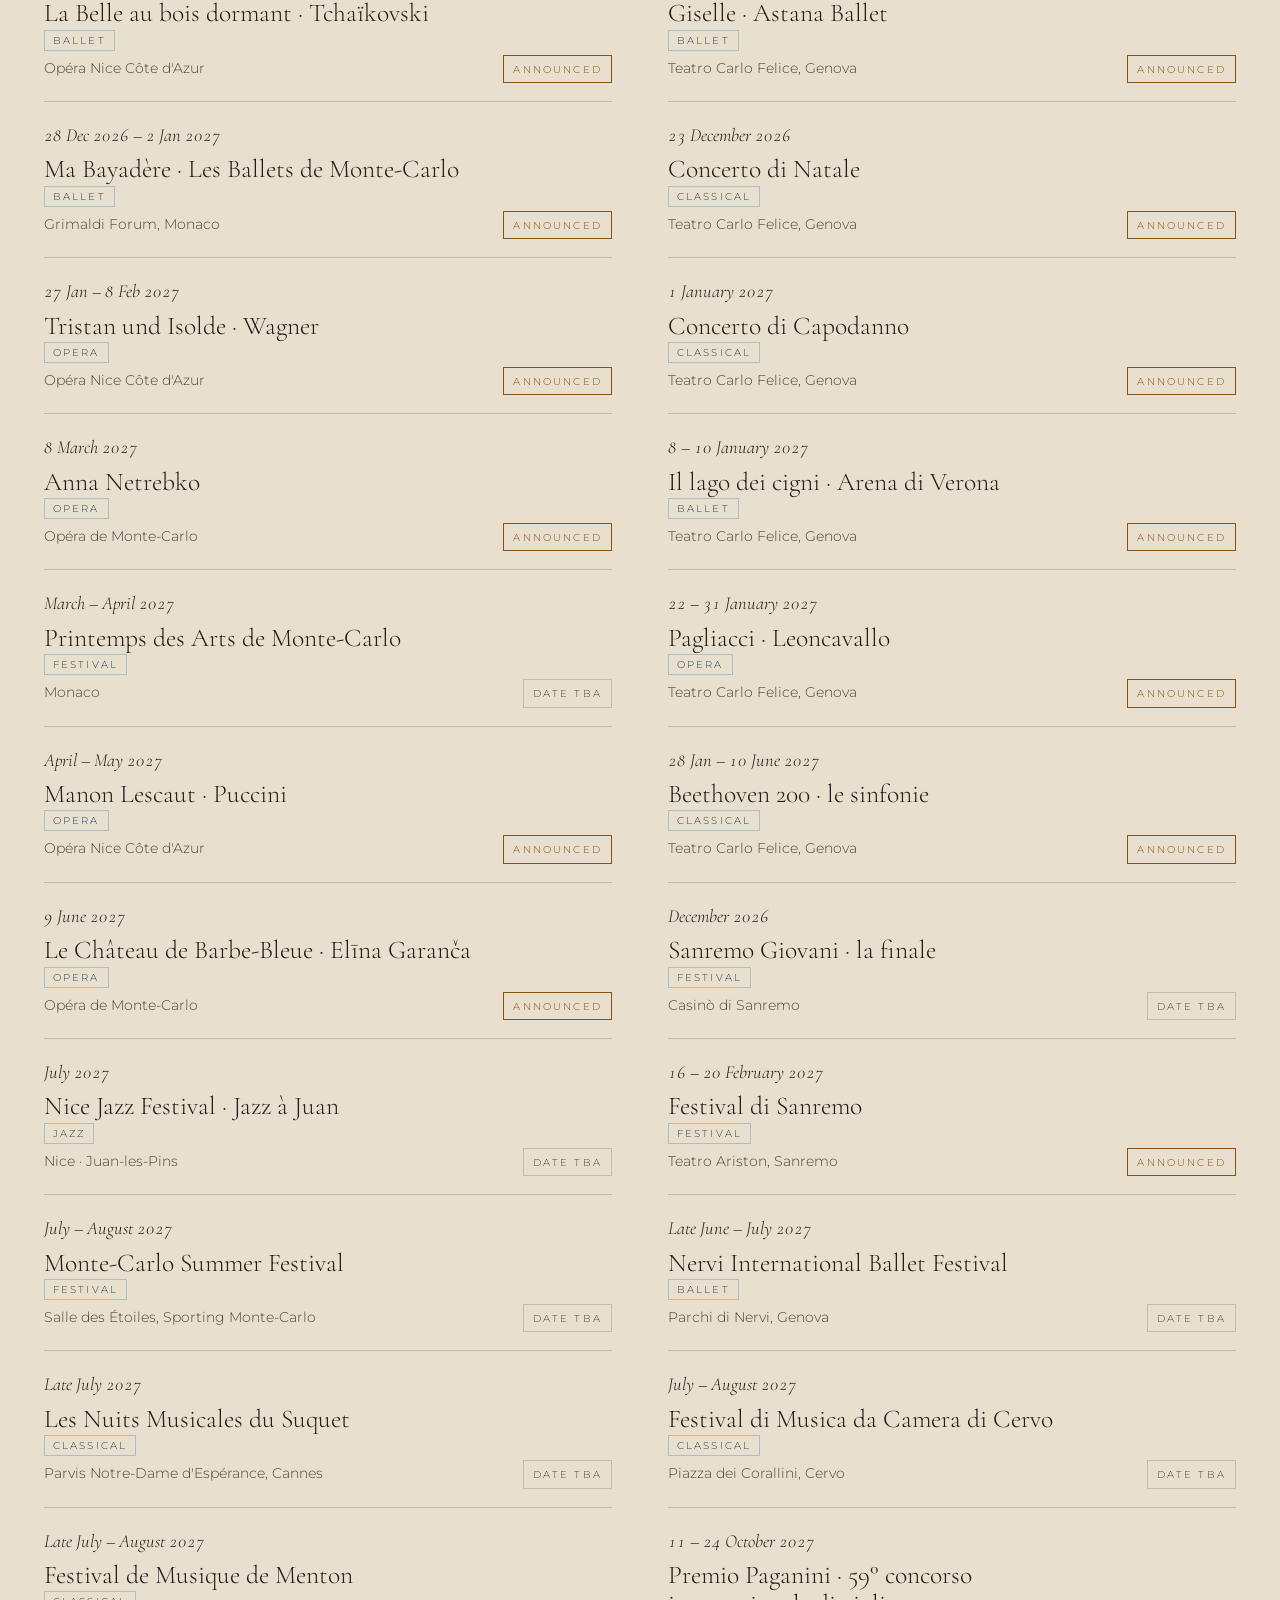
<file: luxury/index.html>
<!doctype html>
<html lang="en">
<head>
<meta charset="utf-8">
<meta name="viewport" content="width=device-width, initial-scale=1, viewport-fit=cover">
<title>Live the Riviera</title>
<meta name="description" content="The magazine of the Riviera's most exclusive season: Grand Prix de Monaco, Festival de Cannes, the Monte-Carlo galas, yachting and every Michelin-starred table.">
<link rel="preconnect" href="https://fonts.googleapis.com">
<link rel="preconnect" href="https://fonts.gstatic.com" crossorigin>
<link href="https://fonts.googleapis.com/css2?family=Cormorant+Garamond:ital,wght@0,300;0,400;0,500;1,300;1,400&family=Montserrat:wght@300;400;500&display=swap" rel="stylesheet">
<style>
  /* Rivista: pagine color avorio, nero inchiostro e oro; un solo aspetto, voluto */
  :root {
    /* stessa palette e caratteri del sito Riviera Rent Luxury */
    --ivory: #e8dfcf; --paper: #f2ecdf; --ink: #221f1b; --muted: #4b443b; --line: rgba(38,35,32,.18);
    --gold: #865410; --gold-soft: #d39a3e; --night: #284652; --sky: #a9c0c8;
    --display: "Cormorant Garamond", "Cormorant", Georgia, serif;
    --body: "Montserrat", system-ui, -apple-system, sans-serif;
    color-scheme: light;
  }
  * { box-sizing: border-box; }
  html { scroll-behavior: smooth; overflow-x: clip; }
  body { margin: 0; background: var(--ivory); color: var(--ink); font-family: var(--body); font-weight: 300; line-height: 1.65; -webkit-font-smoothing: antialiased; }
  img { max-width: 100%; display: block; }
  a { color: inherit; }
  .wrap { max-width: 1240px; margin: 0 auto; padding-left: max(24px, env(safe-area-inset-left, 0px)); padding-right: max(24px, env(safe-area-inset-right, 0px)); }
  .label { font-family: var(--body); font-weight: 500; font-size: .7rem; letter-spacing: .32em; text-transform: uppercase; }
  .gold { color: var(--gold); }
  h1, h2, h3 { font-family: var(--display); font-weight: 300; text-wrap: balance; margin: 0; }
  em { font-style: italic; }
  :focus-visible { outline: 1px solid var(--gold); outline-offset: 4px; }

  /* ---------- testata ---------- */
  .mast { position: sticky; top: env(safe-area-inset-top, 0px); z-index: 30; background: rgba(232,223,207,.94); backdrop-filter: blur(10px); -webkit-backdrop-filter: blur(10px); border-bottom: 1px solid var(--line); }
  body::before { content: ""; position: fixed; inset: 0 0 auto; height: env(safe-area-inset-top, 0px); background: var(--ivory); z-index: 31; }
  .mast .wrap { display: grid; grid-template-columns: 1fr auto 1fr; align-items: center; height: 64px; gap: 12px; }
  .mast .issue { color: var(--muted); }
  .brand { text-align: center; text-decoration: none; line-height: 1.05; display: inline-flex; align-items: center; gap: 10px; justify-self: center; }
  .brand img { width: 34px; height: 34px; }
  .brand > span:last-child { display: block; text-align: left; }
  .brand b { display: block; font-family: var(--display); font-weight: 500; font-size: 1.25rem; letter-spacing: .28em; }
  .brand span span { font-size: .6rem; letter-spacing: .5em; color: var(--gold); font-weight: 500; }
  .langs { justify-self: end; display: flex; gap: 2px; }
  .langs button { border: 0; background: none; font: 500 .72rem var(--body); letter-spacing: .2em; color: var(--muted); padding: 8px 8px; cursor: pointer; }
  .langs button.on { color: var(--ink); border-bottom: 1px solid var(--gold); }

  .brand b.rrname { font-family: var(--display); font-weight: 400; font-size: 1.55rem; letter-spacing: .04em; text-transform: none; }
  .brand b.rrname i { font-style: italic; color: var(--gold); }
  footer .rr-foot { color: #f7f2e8; }
  .rr-ico { width: 44px; height: 38px; color: var(--ink); flex: none; }
  .rr-ico use { stroke-width: 1; }
  footer .rr-ico { color: #f7f2e8; }
  .cover-rr { display: block; width: clamp(110px, 14vw, 170px); height: auto; margin: 0 auto 26px; color: #ffffff; filter: drop-shadow(0 1px 10px rgba(0,0,0,.6)); }
  .mast { position: relative !important; top: auto !important; }
  .mast .wrap { height: auto !important; padding-block: 14px 6px; }
  .mast .brand { display: block; }
  .mast-logo { display: block; width: clamp(140px, 15vw, 185px); height: auto; margin: 0 auto; }
  .cover-logo { font-style: normal; display: block; width: clamp(140px, 14vw, 190px); height: auto; margin: 10px auto 0; filter: drop-shadow(0 0 6px rgba(0,0,0,.7)) drop-shadow(0 1px 14px rgba(0,0,0,.5)); }
  .cover-rr-inline { width: 1em; height: 1.28em; margin-top: .5em; color: #d9b26f; flex: none; }
  /* ---------- scelta costa a due metà ---------- */
  .choose { display: grid; grid-template-columns: 1fr 1fr; }
  .choose .half { position: relative; isolation: isolate; min-height: clamp(380px, 70vh, 720px); display: flex; flex-direction: column; justify-content: flex-end; align-items: flex-start; gap: 8px; padding: clamp(28px, 4vw, 56px); color: #f7f2e8; text-decoration: none; overflow: hidden; }
  .choose .half img { position: absolute; inset: 0; width: 100%; height: 100%; object-fit: cover; z-index: -2; transition: transform 1.6s ease; }
  .choose .half::after { content: ""; position: absolute; inset: 0; z-index: -1; background: linear-gradient(180deg, rgba(10,10,12,.05) 30%, rgba(10,10,12,.78)); transition: background .6s; }
  .choose .half:hover img { transform: scale(1.04); }
  .choose .label { color: #f1dfb6; }
  .choose b { font-family: var(--display); font-weight: 300; font-style: italic; font-size: clamp(2.4rem, 5vw, 4.4rem); line-height: .95; }
  .choose small { font-size: .78rem; letter-spacing: .18em; text-transform: uppercase; color: rgba(247,242,232,.8); }
  .choose em { margin-top: 14px; font-style: normal; font: 500 .7rem var(--body); letter-spacing: .28em; text-transform: uppercase; border: 1px solid rgba(247,242,232,.7); padding: 12px 20px; transition: background .3s, color .3s; }
  .choose .half:hover em { background: #f7f2e8; color: var(--ink); }
  .choose .half + .half { border-left: 1px solid rgba(247,242,232,.25); }
  @media (max-width: 760px) { .choose { grid-template-columns: 1fr; } .choose .half { min-height: 52vh; } .choose .half + .half { border-left: 0; border-top: 1px solid rgba(247,242,232,.25); } }
  /* ---------- dove soggiornare in Liguria ---------- */
  .stays { padding-block: 40px 96px; }
  .stay-grid { display: grid; grid-template-columns: repeat(auto-fit, minmax(min(440px, 100%), 1fr)); gap: 40px; }
  .stay-card { display: block; text-decoration: none; color: inherit; }
  .stay-card img { width: 100%; aspect-ratio: 3 / 2; object-fit: cover; transition: transform 1.2s ease; }
  .stay-card:hover img { transform: scale(1.02); }
  .stay-card .pl { display: block; margin-top: 18px; font-size: .66rem; letter-spacing: .3em; text-transform: uppercase; color: var(--gold); }
  .stay-card b { display: block; font-family: var(--display); font-weight: 300; font-size: clamp(1.9rem, 3vw, 2.5rem); line-height: 1.05; margin: 6px 0 10px; }
  .stay-card b em { color: var(--gold); }
  .stay-card p { margin: 0 0 12px; color: var(--muted); max-width: 52ch; }
  .stay-card ul { list-style: none; margin: 0 0 18px; padding: 0; display: flex; flex-wrap: wrap; gap: 8px; }
  .stay-card li { border: 1px solid var(--line); padding: 6px 12px; font-size: .76rem; letter-spacing: .05em; }
  .stay-card .go { display: inline-block; font: 500 .7rem var(--body); letter-spacing: .28em; text-transform: uppercase; border-bottom: 1px solid var(--gold); padding-bottom: 6px; }
  /* ---------- copertina ---------- */
  .cover { position: relative; isolation: isolate; min-height: clamp(620px, 92vh, 980px); color: #f7f2e8; display: grid; overflow: hidden; background: var(--night); }
  .cover > img { position: absolute; inset: 0; width: 100%; height: 100%; object-fit: cover; z-index: -2; transform: scale(1.04); animation: slow 22s ease-in-out infinite alternate; }
  @keyframes slow { to { transform: scale(1.1); } }
  .cover::after { content: ""; position: absolute; inset: 0; z-index: -1; background: linear-gradient(180deg, rgba(10,10,12,.55), rgba(10,10,12,.05) 30%, rgba(10,10,12,.1) 55%, rgba(10,10,12,.82)); }
  .cover .wrap { display: grid; grid-template-rows: auto 1fr auto; padding-block: 34px 44px; width: 100%; }
  .cover-top { display: flex; justify-content: space-between; gap: 12px; flex-wrap: wrap; color: rgba(247,242,232,.85); }
  .cover h1 { align-self: center; font-size: clamp(3.6rem, 11vw, 10rem); line-height: .82; font-style: italic; letter-spacing: -.02em; text-align: center; }
  .cover h1 small { display: block; font-style: normal; font-family: var(--body); font-weight: 400; font-size: clamp(.8rem, 1.5vw, 1.05rem); letter-spacing: .32em; text-transform: uppercase; margin-top: 22px; color: #f1dfb6; text-shadow: 0 1px 12px rgba(0,0,0,.9), 0 0 2px rgba(0,0,0,.8); }
  .lines { display: grid; grid-template-columns: repeat(4, minmax(0, 1fr)); gap: 24px; border-top: 1px solid rgba(247,242,232,.35); padding-top: 20px; }
  .lines a { text-decoration: none; text-shadow: 0 1px 10px rgba(0,0,0,.7); }
  .lines b { display: block; font-family: var(--display); font-weight: 400; font-size: clamp(1.15rem, 2vw, 1.55rem); line-height: 1.15; }
  .lines span { font-size: .78rem; color: rgba(247,242,232,.75); letter-spacing: .04em; }

  /* ---------- sommario ---------- */
  .toc { padding-block: 96px 40px; display: grid; grid-template-columns: minmax(0, .9fr) minmax(0, 1.1fr); gap: 64px; }
  .toc h2 { font-size: clamp(2.6rem, 5vw, 4.2rem); line-height: 1; }
  .toc .letter { color: var(--muted); max-width: 46ch; margin-top: 22px; font-size: 1.02rem; }
  .toc .sign { font-family: var(--display); font-style: italic; font-size: 1.15rem; margin-top: 18px; color: var(--ink); }
  .toc ol { list-style: none; margin: 0; padding: 0; border-top: 1px solid var(--ink); }
  .toc li a { display: grid; grid-template-columns: 58px minmax(0, 1fr) auto; gap: 14px; align-items: baseline; padding: 18px 0; border-bottom: 1px solid var(--line); text-decoration: none; transition: padding .3s; }
  .toc li a:hover { padding-left: 8px; }
  .toc .n { font-family: var(--display); font-style: italic; color: var(--gold); font-size: 1.3rem; }
  .toc .t { font-family: var(--display); font-size: clamp(1.3rem, 2.3vw, 1.75rem); line-height: 1.15; }
  .toc .p { font-size: .72rem; letter-spacing: .25em; color: var(--muted); }

  /* ---------- servizi (feature) ---------- */
  .feature { padding-block: 72px; }
  .feature .hero-img { position: relative; overflow: hidden; aspect-ratio: 16 / 8; max-height: 78vh; width: 100%; }
  .feature .hero-img img { width: 100%; height: 100%; object-fit: cover; transition: transform 1.6s ease; }
  .feature:hover .hero-img img { transform: scale(1.03); }
  .feature .hero-img figcaption { position: absolute; left: 20px; bottom: 16px; color: #f7f2e8; font-size: .68rem; letter-spacing: .25em; text-transform: uppercase; }
  .story { display: grid; grid-template-columns: minmax(0, 1fr) minmax(0, 1.25fr) minmax(0, .8fr); gap: 56px; margin-top: 48px; align-items: start; }
  .story .kick { border-top: 1px solid var(--ink); padding-top: 14px; }
  .story h2 { font-size: clamp(2.8rem, 5.6vw, 5rem); line-height: .95; margin-top: 14px; }
  .story h2 em { color: var(--gold); }
  .story .dek { font-family: var(--display); font-style: italic; font-size: 1.3rem; line-height: 1.4; margin: 0 0 18px; }
  .story .body p { margin: 0 0 14px; font-size: 1rem; max-width: 62ch; }
  .story .body p:first-of-type::first-letter { font-family: var(--display); float: left; font-size: 4.2rem; line-height: .8; padding: 6px 10px 0 0; color: var(--gold); }
  .facts { border: 1px solid var(--line); background: var(--paper); padding: 22px; }
  .facts dl { margin: 12px 0 0; display: grid; gap: 14px; }
  .facts dt { font-size: .66rem; letter-spacing: .28em; text-transform: uppercase; color: var(--muted); }
  .facts dd { margin: 2px 0 0; font-family: var(--display); font-size: 1.15rem; line-height: 1.25; }
  .feature.reverse .story { grid-template-columns: minmax(0, .8fr) minmax(0, 1fr) minmax(0, 1.25fr); }
  .feature.reverse .facts { order: -1; }
  .split { display: grid; grid-template-columns: minmax(0, 1fr) minmax(0, 1fr); gap: 0; background: var(--night); color: #f2ece0; }
  .split img { width: 100%; height: 100%; object-fit: cover; min-height: 520px; }
  .split .txt { padding: clamp(32px, 6vw, 80px); display: flex; flex-direction: column; justify-content: center; gap: 22px; }
  .split h2 { font-size: clamp(2.6rem, 5vw, 4.4rem); line-height: .98; }
  .split h2 em { color: var(--gold-soft); }
  .gala { border-top: 1px solid rgba(242,236,224,.25); padding-top: 18px; }
  .gala h3 { font-size: 1.7rem; line-height: 1.1; }
  .gala .when { color: var(--gold-soft); }
  .gala p { margin: 6px 0 0; color: rgba(242,236,224,.78); font-size: .96rem; }

  /* ---------- pubblicità ---------- */
  .ad { margin-block: 40px; border: 1px solid var(--line); background: repeating-linear-gradient(135deg, var(--paper) 0 14px, #f6f1e7 14px 28px); min-height: 260px; display: grid; place-items: center; text-align: center; padding: 36px 20px; position: relative; }
  .ad .label { position: absolute; top: 12px; left: 16px; color: var(--muted); }
  .ad b { font-family: var(--display); font-weight: 400; font-style: italic; font-size: clamp(2rem, 4vw, 3.2rem); line-height: 1; display: block; }
  .ad p { margin: 10px auto 18px; color: var(--muted); max-width: 48ch; }
  .btn { display: inline-flex; align-items: center; gap: 12px; padding: 14px 26px; border: 1px solid var(--ink); text-decoration: none; font: 500 .72rem var(--body); letter-spacing: .28em; text-transform: uppercase; transition: background .3s, color .3s; background: transparent; color: var(--ink); cursor: pointer; }
  .btn:hover { background: var(--ink); color: var(--ivory); }
  .btn.light { border-color: #f2ece0; color: #f2ece0; }
  .btn.light:hover { background: #f2ece0; color: var(--ink); }

  /* ---------- calendario ---------- */
  .season { padding-block: 96px; }
  .sec-head { display: flex; justify-content: space-between; align-items: end; gap: 24px; flex-wrap: wrap; margin-bottom: 36px; border-bottom: 1px solid var(--ink); padding-bottom: 18px; }
  .sec-head h2 { font-size: clamp(2.6rem, 5.4vw, 4.6rem); line-height: .95; }
  .sec-head p { margin: 0; color: var(--muted); max-width: 46ch; }
  .cal { list-style: none; margin: 0; padding: 0; }
  .cal li { display: grid; grid-template-columns: 170px minmax(0, 1fr) minmax(0, .55fr) 120px; gap: 20px; align-items: baseline; padding: 18px 0; border-bottom: 1px solid var(--line); }
  .cal .d { font-family: var(--display); font-style: italic; font-size: 1.15rem; font-variant-numeric: tabular-nums; }
  .cal .e { font-family: var(--display); font-size: clamp(1.25rem, 2.2vw, 1.6rem); line-height: 1.15; }
  .cal .e small { display: block; font-family: var(--body); font-size: .85rem; color: var(--muted); margin-top: 2px; }
  .cal .w { font-size: .9rem; color: var(--muted); }
  .cal .s { justify-self: end; font-size: .62rem; letter-spacing: .22em; text-transform: uppercase; padding: 5px 9px; border: 1px solid var(--gold); color: var(--gold); white-space: nowrap; }
  .cal .s.tba { border-color: var(--line); color: var(--muted); }

  /* ---------- tavole stellate ---------- */
  .stars { padding-block: 96px; background: var(--paper); border-block: 1px solid var(--line); }
  .three { display: grid; grid-template-columns: minmax(0, 1fr) minmax(0, 1fr); gap: 28px; margin-bottom: 48px; }
  .three article { position: relative; isolation: isolate; color: #f5efe3; min-height: 420px; display: flex; flex-direction: column; justify-content: flex-end; padding: 30px; overflow: hidden; }
  .three img { position: absolute; inset: 0; width: 100%; height: 100%; object-fit: cover; z-index: -2; }
  .three article::after { content: ""; position: absolute; inset: 0; z-index: -1; background: linear-gradient(transparent 30%, rgba(10,10,12,.85)); }
  .three .st { color: var(--gold-soft); letter-spacing: .2em; font-size: 1.1rem; }
  .three h3 { font-size: clamp(2.2rem, 4vw, 3.2rem); line-height: 1; margin: 8px 0 6px; }
  .three p { margin: 0; color: rgba(245,239,227,.82); max-width: 46ch; }
  .filters { display: flex; flex-wrap: wrap; gap: 8px; margin-bottom: 26px; }
  .filters button { border: 1px solid var(--line); background: transparent; padding: 9px 16px; font: 500 .7rem var(--body); letter-spacing: .22em; text-transform: uppercase; color: var(--muted); cursor: pointer; }
  .filters button.on { border-color: var(--ink); color: var(--ink); background: var(--ivory); }
  .tables { display: grid; grid-template-columns: repeat(auto-fill, minmax(min(270px, 100%), 1fr)); gap: 0 32px; }
  .tables a { display: grid; grid-template-columns: minmax(0, 1fr) auto; gap: 4px 12px; padding: 16px 0; border-bottom: 1px solid var(--line); text-decoration: none; transition: padding .25s; }
  .tables a:hover { padding-left: 6px; }
  .tables b { font-family: var(--display); font-weight: 400; font-size: 1.3rem; line-height: 1.15; }
  .tables i { font-style: normal; color: var(--gold); letter-spacing: .15em; white-space: nowrap; }
  .tables span { grid-column: 1 / -1; font-size: .85rem; color: var(--muted); }
  .source { margin-top: 26px; font-size: .82rem; color: var(--muted); }

  /* ---------- soggiorno e media kit ---------- */
  .stay { position: relative; isolation: isolate; color: #f5efe3; padding-block: clamp(90px, 14vw, 170px); text-align: center; overflow: hidden; }
  .stay img { position: absolute; inset: 0; width: 100%; height: 100%; object-fit: cover; z-index: -2; }
  .stay::after { content: ""; position: absolute; inset: 0; z-index: -1; background: rgba(12,12,14,.55); }
  .stay h2 { font-size: clamp(2.8rem, 7vw, 6rem); line-height: .95; font-style: italic; }
  .stay p { max-width: 54ch; margin: 18px auto 30px; color: rgba(245,239,227,.88); font-size: 1.05rem; }
  .collection { padding-block: 96px; }
  .homes { display: grid; gap: 56px; }
  .home { display: grid; grid-template-columns: minmax(0, 1.25fr) minmax(0, 1fr); gap: 44px; align-items: center; }
  .home:nth-child(even) .home-img { order: 2; }
  .home-img { padding: 14px; background: var(--paper); border: 1px solid var(--line); }
  .home-img img { width: 100%; aspect-ratio: 3 / 2; object-fit: cover; }
  .home .num { font-family: var(--display); font-style: italic; color: var(--gold); font-size: 1.4rem; }
  .home h3 { font-size: clamp(2.2rem, 4vw, 3.4rem); line-height: 1; margin: 4px 0 6px; }
  .home h3 em { color: var(--gold); }
  .home .place { font-size: .7rem; letter-spacing: .32em; text-transform: uppercase; color: var(--muted); margin: 0 0 14px; }
  .home p { margin: 0 0 16px; max-width: 48ch; }
  .facts-list { list-style: none; margin: 0 0 22px; padding: 0; display: flex; flex-wrap: wrap; gap: 8px; }
  .facts-list li { border: 1px solid var(--line); padding: 6px 12px; font-size: .78rem; letter-spacing: .06em; }
  .concierge { background: var(--night); color: var(--ivory); padding-block: 96px; }
  .concierge .sec-head { border-color: rgba(232,223,207,.4); }
  .concierge .sec-head p { color: rgba(232,223,207,.8); }
  .concierge h2 em { color: var(--gold-soft); }
  .services { list-style: none; margin: 0; padding: 0; display: grid; grid-template-columns: repeat(auto-fill, minmax(min(280px, 100%), 1fr)); gap: 0 36px; }
  .services li { border-top: 1px solid rgba(232,223,207,.22); padding: 20px 0 24px; }
  .services .n { font-family: var(--display); font-style: italic; color: var(--gold-soft); font-size: 1.2rem; }
  .services b { display: block; font-family: var(--display); font-weight: 400; font-size: 1.6rem; line-height: 1.1; margin: 2px 0 6px; }
  .services p { margin: 0; color: rgba(232,223,207,.78); font-size: .92rem; }
  .sites { display: flex; flex-wrap: wrap; gap: 14px; margin-top: 36px; }
  @media (max-width: 980px) { .home { grid-template-columns: minmax(0, 1fr); gap: 20px; } .home:nth-child(even) .home-img { order: 0; } }
  .kit { padding-block: 96px; }
  .formats { display: grid; grid-template-columns: repeat(auto-fit, minmax(min(220px, 100%), 1fr)); gap: 0; border-top: 1px solid var(--ink); }
  .formats div { padding: 26px 22px 26px 0; border-bottom: 1px solid var(--line); min-width: 0; }
  .formats .n { font-family: var(--display); font-style: italic; color: var(--gold); font-size: 1.2rem; }
  .formats h3 { font-size: 1.6rem; line-height: 1.1; margin: 4px 0 6px; }
  .formats p { margin: 0; color: var(--muted); font-size: .94rem; }
  .kit .cta { margin-top: 40px; display: flex; flex-wrap: wrap; gap: 20px; align-items: center; justify-content: space-between; border: 1px solid var(--ink); padding: 28px; }
  .kit .cta p { margin: 0; font-family: var(--display); font-size: clamp(1.4rem, 2.6vw, 2rem); line-height: 1.2; max-width: 30ch; }


  /* ---------- scelta della costa ---------- */
  .coast { display: flex; flex-wrap: wrap; justify-content: center; gap: 0; border: 1px solid var(--ink); width: fit-content; max-width: 100%; margin: 0 auto; }
  .coast button { border: 0; background: transparent; padding: 15px 26px; font: 500 .72rem var(--body); letter-spacing: .26em; text-transform: uppercase; color: var(--ink); cursor: pointer; transition: background .3s, color .3s; }
  .coast button + button { border-left: 1px solid var(--ink); }
  .coast button.on { background: var(--ink); color: var(--ivory); }
  .coast-wrap { padding-block: 10px 40px; text-align: center; }
  .coast-wrap .label { display: block; color: var(--muted); margin-bottom: 14px; }
  body[data-region="azur"] [data-region="lig"], body[data-region="lig"] [data-region="azur"] { display: none !important; }
  /* ---------- apertura dei capitoli ---------- */
  .chapter { position: relative; isolation: isolate; min-height: clamp(380px, 62vh, 640px); display: grid; place-items: center; text-align: center; color: #f7f2e8; overflow: hidden; margin-top: 40px; }
  .chapter > img { position: absolute; inset: 0; width: 100%; height: 100%; object-fit: cover; z-index: -2; }
  .chapter::after { content: ""; position: absolute; inset: 0; z-index: -1; background: linear-gradient(180deg, rgba(10,10,12,.35), rgba(10,10,12,.62)); }
  .chapter .label { color: #f1dfb6; }
  .chapter h2 { font-size: clamp(3rem, 9vw, 7.4rem); line-height: .9; font-style: italic; margin-top: 14px; text-shadow: 0 2px 24px rgba(0,0,0,.45); }
  .chapter p { max-width: 52ch; margin: 18px auto 0; padding-inline: 24px; color: rgba(247,242,232,.9); }
  /* ---------- blocchi per costa ---------- */
  .block + .block { margin-top: 56px; }
  .block-head { display: flex; align-items: baseline; gap: 16px; margin-bottom: 6px; }
  .block-head h3 { font-size: clamp(1.7rem, 3vw, 2.3rem); font-style: italic; color: var(--gold); white-space: nowrap; }
  .block-head::after { content: ""; flex: 1; border-top: 1px solid var(--gold); opacity: .5; }
  /* ---------- musica ---------- */
  .music { padding-block: 0 96px; }
  .music .banner { position: relative; height: clamp(260px, 42vh, 460px); overflow: hidden; margin-bottom: 56px; }
  .music .banner img { width: 100%; height: 100%; object-fit: cover; }
  .music .banner figcaption { position: absolute; left: 20px; bottom: 16px; color: #f7f2e8; font-size: .68rem; letter-spacing: .25em; text-transform: uppercase; }
  .gen { display: inline-block; font-size: .6rem; letter-spacing: .22em; text-transform: uppercase; color: var(--night); border: 1px solid var(--sky); padding: 4px 8px; white-space: nowrap; }
  .cal .e a { text-decoration: none; border-bottom: 1px solid transparent; transition: border-color .3s; }
  .cal .e a:hover { border-color: var(--gold); }
  .tables-block { margin-bottom: 8px; }

  .places { display: grid; grid-template-columns: repeat(auto-fill, minmax(min(300px, 100%), 1fr)); gap: 0 32px; }
  .places a { display: block; padding: 18px 0; border-bottom: 1px solid var(--line); text-decoration: none; transition: padding .25s; }
  .places a:hover { padding-left: 6px; }
  .places b { display: block; font-family: var(--display); font-weight: 400; font-size: 1.35rem; line-height: 1.15; }
  .places .pl { display: block; font-size: .64rem; letter-spacing: .24em; text-transform: uppercase; color: var(--gold); margin: 4px 0 6px; }
  .places p { margin: 0; font-size: .9rem; color: var(--muted); }
  /* due coste affiancate: Costa Azzurra a sinistra, Liguria a destra */
  #musicList, #cal, #tablesList, #clubsList, #artList, #golfList { display: grid; grid-template-columns: repeat(auto-fit, minmax(min(460px, 100%), 1fr)); gap: 40px 56px; align-items: start; }
  #musicList .block + .block, #cal .block + .block, #tablesList .block + .block, #clubsList .block + .block, #artList .block + .block, #golfList .block + .block { margin-top: 0; }
  @media (min-width: 981px) {
    #musicList .cal li, #cal .cal li { grid-template-columns: minmax(0, 1fr) auto; gap: 4px 12px; }
    #musicList .cal .d, #cal .cal .d { grid-column: 1 / -1; }
    #musicList .cal .w, #cal .cal .w { grid-column: 1; }
    #tablesList .tables, #clubsList .places, #artList .places, #golfList .places { grid-template-columns: minmax(0, 1fr); }
  }
  footer { background: var(--night); color: #bdb4a5; padding-block: 64px 48px; font-size: .86rem; }
  footer .wrap { display: grid; grid-template-columns: minmax(0, 1.2fr) minmax(0, 1fr); gap: 40px; }
  footer .brand { text-align: left; color: #f2ece0; }
  footer p { margin: 10px 0 0; max-width: 56ch; }

  .reveal { animation: up 1s ease both; }
  @keyframes up { from { opacity: 0; transform: translateY(16px); } }
  @media (prefers-reduced-motion: reduce) { *, *::before, *::after { animation: none !important; transition: none !important; } }

  @media (max-width: 980px) {
    .toc, .split, .three, footer .wrap { grid-template-columns: minmax(0, 1fr); }
    .story, .feature.reverse .story { grid-template-columns: minmax(0, 1fr); gap: 26px; }
    .feature.reverse .facts { order: 0; }
    .lines { grid-template-columns: repeat(2, minmax(0, 1fr)); }
    .coast button { padding: 13px 16px; letter-spacing: .18em; }
    .cal li { grid-template-columns: minmax(0, 1fr) auto; gap: 4px 12px; }
    .cal .d { grid-column: 1 / -1; }
    .cal .w { grid-column: 1; }
    .split img { min-height: 320px; }
    .feature .hero-img { aspect-ratio: 4 / 3; }
  }
  @media (max-width: 560px) {
    .mast .issue { display: none; }
    .mast .wrap { grid-template-columns: 1fr auto; }
    .brand { text-align: left; }
    .brand b { font-size: 1.02rem; letter-spacing: .2em; }
    .lines { grid-template-columns: minmax(0, 1fr); gap: 14px; }
    .cover h1 { font-size: clamp(3.2rem, 15vw, 5rem); }
    .coast { width: 100%; }
    .coast button { flex: 1 1 100%; }
    .coast button + button { border-left: 0; border-top: 1px solid var(--ink); }
    .block-head h3 { white-space: normal; }
  }
</style>
</head>
<body>
<svg width="0" height="0" style="position:absolute" aria-hidden="true"><defs>
  <symbol id="rr" viewBox="-2 -2 242 206" overflow="visible"><g fill="none" stroke="currentColor" stroke-width="2" stroke-linecap="round" stroke-linejoin="round" vector-effect="non-scaling-stroke"><path d="M10 0 V200 M10 0 H58 C96 0 112 22 112 52 C112 82 96 104 58 104 H10 M56 104 C80 140 96 172 108 190 C114 199 124 203 136 199" vector-effect="non-scaling-stroke"/><path d="M10 0 V200 M10 0 H58 C96 0 112 22 112 52 C112 82 96 104 58 104 H10 M56 104 C80 140 96 172 108 190 C114 199 124 203 136 199" transform="translate(100 0)" vector-effect="non-scaling-stroke"/></g></symbol>
  <symbol id="rrThin" viewBox="-2 -2 242 206" overflow="visible"><g fill="none" stroke="currentColor" stroke-width=".8" stroke-linecap="round" stroke-linejoin="round" vector-effect="non-scaling-stroke"><path d="M10 0 V200 M10 0 H58 C96 0 112 22 112 52 C112 82 96 104 58 104 H10 M56 104 C80 140 96 172 108 190 C114 199 124 203 136 199" vector-effect="non-scaling-stroke"/><path d="M10 0 V200 M10 0 H58 C96 0 112 22 112 52 C112 82 96 104 58 104 H10 M56 104 C80 140 96 172 108 190 C114 199 124 203 136 199" transform="translate(100 0)" vector-effect="non-scaling-stroke"/></g></symbol>
  <linearGradient id="rrFade" x1="0" y1="0" x2="0" y2="1"><stop offset="0" stop-color="#fff" stop-opacity=".55"/><stop offset=".75" stop-color="#fff" stop-opacity="0"/></linearGradient>
  <mask id="rrMask" maskContentUnits="objectBoundingBox"><rect width="1" height="1" fill="url(#rrFade)"/></mask>
  <symbol id="hairRR" viewBox="-2 -2 242 206" overflow="visible"><path d="M10 0 V200 M10 0 H58 C96 0 112 22 112 52 C112 82 96 104 58 104 H10 M56 104 C80 140 96 172 108 190 C114 199 124 203 136 199" fill="none" stroke="currentColor" stroke-width="1.1" stroke-linecap="round" stroke-linejoin="round"/><path d="M10 0 V200 M10 0 H58 C96 0 112 22 112 52 C112 82 96 104 58 104 H10 M56 104 C80 140 96 172 108 190 C114 199 124 203 136 199" transform="translate(100 0)" fill="none" stroke="currentColor" stroke-width="1.1" stroke-linecap="round" stroke-linejoin="round"/></symbol>
  <symbol id="hairRRc" viewBox="-2 -2 242 206" overflow="visible"><path d="M10 0 V200 M10 0 H58 C96 0 112 22 112 52 C112 82 96 104 58 104 H10 M56 104 C80 140 96 172 108 190 C114 199 124 203 136 199" fill="none" stroke="currentColor" stroke-width="7" stroke-linecap="round" stroke-linejoin="round"/><path d="M10 0 V200 M10 0 H58 C96 0 112 22 112 52 C112 82 96 104 58 104 H10 M56 104 C80 140 96 172 108 190 C114 199 124 203 136 199" transform="translate(100 0)" fill="none" stroke="currentColor" stroke-width="7" stroke-linecap="round" stroke-linejoin="round"/></symbol>
  <symbol id="hairRRb" viewBox="-2 -2 242 206" overflow="visible"><path d="M10 0 V200 M10 0 H58 C96 0 112 22 112 52 C112 82 96 104 58 104 H10 M56 104 C80 140 96 172 108 190 C114 199 124 203 136 199" fill="none" stroke="currentColor" stroke-width="2.6" stroke-linecap="round" stroke-linejoin="round"/><path d="M10 0 V200 M10 0 H58 C96 0 112 22 112 52 C112 82 96 104 58 104 H10 M56 104 C80 140 96 172 108 190 C114 199 124 203 136 199" transform="translate(100 0)" fill="none" stroke="currentColor" stroke-width="2.6" stroke-linecap="round" stroke-linejoin="round"/></symbol>
</defs></svg>

<header class="mast">
  <div class="wrap">
    <span class="issue label" data-t="issue"></span>
    <a class="brand" href="#top"><svg viewBox="0 0 400 460" class="mast-logo" aria-label="RRluxury.fr">
          <defs><linearGradient id="hfM" x1="0" y1="0" x2="0" y2="1"><stop offset="0" stop-color="#e8dfcf" stop-opacity="0"/><stop offset="1" stop-color="#e8dfcf" stop-opacity="1"/></linearGradient></defs>
          <use href="#hairRR" x="100" y="30" width="200" height="170.2" style="color:#0e0d0c" opacity="1"/>
          <line x1="60" y1="208" x2="340" y2="208" stroke="#9a7b47" stroke-width=".5"/>
          <use href="#hairRR" x="100" y="216" width="200" height="170.2" style="color:#0e0d0c" opacity="0.35" transform="translate(0 602.2479338842975) scale(1 -1)"/>
          <rect x="0" y="210" width="400" height="180" fill="url(#hfM)"/>
          <text x="200" y="404" text-anchor="middle" font-weight="300" font-size="20" letter-spacing="12" fill="#0e0d0c">LUXURY</text>
          <text x="200" y="448" text-anchor="middle" font-weight="400" font-size="15" letter-spacing="5" fill="#0e0d0c">rrluxury.fr</text>
        </svg></a>
    <div class="langs" role="group" aria-label="Language">
      <button data-lang="en">EN</button><button data-lang="fr">FR</button><button data-lang="it">IT</button>
    </div>
  </div>
</header>

<!-- ============ COPERTINA ============ -->
<section class="cover" id="top">
  <img src="foto/monaco-crepuscolo.jpg" alt="Port Hercule, Monaco, al crepuscolo">
  <div class="wrap">
    <div class="cover-top"><span class="label" data-t="coverKicker"></span><span class="label" data-t="issue"></span></div>
    <h1>Live the Riviera<small style="text-transform:none;letter-spacing:.22em;display:flex;align-items:center;justify-content:center;gap:.6em">by <svg class="cover-rr-inline" viewBox="-6 -6 254 310" aria-hidden="true"><defs><linearGradient id="ciF" x1="0" y1="0" x2="0" y2="1"><stop offset="0" stop-color="#fff" stop-opacity=".45"/><stop offset=".45" stop-color="#fff" stop-opacity="0"/></linearGradient><mask id="ciM" maskUnits="userSpaceOnUse" x="-10" y="212" width="270" height="200"><rect x="-10" y="212" width="270" height="200" fill="url(#ciF)"/></mask></defs><use href="#hairRRc" width="242" height="206"/><line x1="-6" y1="212" x2="248" y2="212" stroke="currentColor" stroke-width="5" opacity=".8"/><g mask="url(#ciM)"><use href="#hairRRc" width="242" height="206" transform="translate(0 424) scale(1 -1)"/></g></svg> rrluxury.fr</small></h1>
    <nav class="lines">
      <a href="#gp"><b data-t="l1"></b><span data-t="l1s"></span></a>
      <a href="#cannes"><b data-t="l2"></b><span data-t="l2s"></span></a>
      <a href="#sanremo"><b data-t="l3"></b><span data-t="l3s"></span></a>
      <a href="#music"><b data-t="l4"></b><span data-t="l4s"></span></a>
    </nav>
  </div>
</section>


<!-- ============ SCEGLI LA COSTA: due metà affiancate ============ -->
<section class="choose" id="choose">
  <a class="half" href="#azur" data-r="azur">
    <img src="foto/monaco-crepuscolo.jpg" alt="" loading="lazy">
    <span class="label" data-t="partI"></span>
    <b data-t="coastAzur"></b>
    <small>Monaco · Cannes · Nice · Menton</small>
    <em data-t="enter"></em>
  </a>
  <a class="half" href="#liguria" data-r="lig">
    <img src="foto/portofino-yacht.jpg" alt="" loading="lazy">
    <span class="label" data-t="partII"></span>
    <b data-t="coastLig"></b>
    <small>Portofino · Genova · Sanremo · Alassio</small>
    <em data-t="enter"></em>
  </a>
</section>

<!-- ============ SOMMARIO E LETTERA ============ -->
<section class="wrap toc reveal">
  <div>
    <span class="label gold" data-t="editorLabel"></span>
    <h2 data-t="editorTitle"></h2>
    <p class="letter" data-t="editorText"></p>
    <p class="sign">— RRluxury.fr</p>
  </div>
  <ol>
    <li><a href="#azur"><span class="n">I</span><span class="t" data-t="partAzur"></span><span class="p label">01 — 04</span></a></li>
    <li><a href="#gp"><span class="n">01</span><span class="t">Grand Prix de Monaco</span><span class="p label">06 · 2027</span></a></li>
    <li><a href="#cannes"><span class="n">02</span><span class="t">Festival de Cannes</span><span class="p label">05 · 2027</span></a></li>
    <li><a href="#galas"><span class="n">03</span><span class="t" data-t="tocGalas"></span><span class="p label">03 · 07 · 11</span></a></li>
    <li><a href="#yachting"><span class="n">04</span><span class="t" data-t="tocYachts"></span><span class="p label">09 · 2027</span></a></li>
    <li><a href="#liguria"><span class="n">II</span><span class="t">Liguria</span><span class="p label">05 — 07</span></a></li>
    <li><a href="#sanremo"><span class="n">05</span><span class="t">Festival di Sanremo</span><span class="p label">02 · 2027</span></a></li>
    <li><a href="#carlofelice"><span class="n">06</span><span class="t" data-t="tocOpera"></span><span class="p label">2026 — 2027</span></a></li>
    <li><a href="#portofino"><span class="n">07</span><span class="t" data-t="tocSea"></span><span class="p label">04 — 10</span></a></li>
    <li><a href="#music"><span class="n">08</span><span class="t" data-t="tocMusic"></span><span class="p label" data-t="bothShort"></span></a></li>
    <li><a href="#season"><span class="n">09</span><span class="t" data-t="tocSeason"></span><span class="p label">2026 — 2027</span></a></li>
    <li><a href="#tables"><span class="n">10</span><span class="t" data-t="tocTables"></span><span class="p label">Michelin 2026</span></a></li>
    <li><a href="#clubs"><span class="n">11</span><span class="t" data-t="tocClubs"></span><span class="p label" data-t="bothShort"></span></a></li>
    <li><a href="#art"><span class="n">12</span><span class="t" data-t="tocArt"></span><span class="p label" data-t="bothShort"></span></a></li>
    <li><a href="#golf"><span class="n">13</span><span class="t">Golf</span><span class="p label" data-t="bothShort"></span></a></li>
    <li><a href="#concierge"><span class="n">14</span><span class="t" data-t="concLabel"></span><span class="p label">RRluxury.fr</span></a></li>
  </ol>
</section>

<!-- ============ SCELTA DELLA COSTA ============ -->
<div class="wrap coast-wrap reveal">
  <span class="label" data-t="chooseCoast"></span>
  <nav class="coast" id="coast" aria-label="Riviera">
    <button data-r="azur" data-t="coastAzur"></button><button data-r="lig" data-t="coastLig"></button><button data-r="all" data-t="coastAll"></button>
  </nav>
</div>

<!-- ============ PARTE I · COSTA AZZURRA E MONACO ============ -->
<div data-region="azur">
<section class="chapter" id="azur">
  <img src="foto/villefranche.jpg" alt="" loading="lazy">
  <div><span class="label" data-t="partI"></span><h2 data-t="partAzur"></h2><p data-t="partAzurText"></p></div>
</section>

<!-- ============ 01 GRAND PRIX ============ -->
<article class="wrap feature reveal" id="gp">
  <figure class="hero-img" style="margin:0"><img src="foto/gp.jpg" alt="Le circuit de Monaco vu d'en haut, avec les tribunes et le port" loading="lazy"><figcaption>Circuit de Monaco</figcaption></figure>
  <div class="story">
    <div class="kick">
      <span class="label gold">01 · <span data-t="gpKick"></span></span>
      <h2>Grand Prix <em>de Monaco</em></h2>
    </div>
    <div class="body">
      <p class="dek" data-t="gpDek"></p>
      <p data-t="gpP1"></p>
      <p data-t="gpP2"></p>
    </div>
    <aside class="facts">
      <span class="label gold" data-t="essentials"></span>
      <dl>
        <div><dt data-t="dates"></dt><dd data-t="gpDates"></dd></div>
        <div><dt data-t="where"></dt><dd>Circuit de Monaco · 3,337 km</dd></div>
        <div><dt data-t="first"></dt><dd data-t="gpFirst"></dd></div>
        <div><dt data-t="watch"></dt><dd data-t="gpWatch"></dd></div>
      </dl>
    </aside>
  </div>
</article>

<!-- pubblicità -->
<div class="wrap reveal">
  <aside class="ad">
    <span class="label" data-t="adLabel"></span>
    <div>
      <b data-t="adTitle"></b>
      <p data-t="adText"></p>
      <a class="btn" href="#kit" data-t="adBtn"></a>
    </div>
  </aside>
</div>

<!-- ============ 02 CANNES ============ -->
<article class="wrap feature reverse reveal" id="cannes">
  <figure class="hero-img" style="margin:0"><img src="foto/redcarpet.jpg" alt="Le marches couvertes de tapis rouge" loading="lazy"><figcaption>La montée des marches</figcaption></figure>
  <div class="story">
    <aside class="facts">
      <span class="label gold" data-t="essentials"></span>
      <dl>
        <div><dt data-t="dates"></dt><dd data-t="cannesDates"></dd></div>
        <div><dt data-t="where"></dt><dd>Palais des Festivals · La Croisette</dd></div>
        <div><dt data-t="edition"></dt><dd data-t="cannesEdition"></dd></div>
      </dl>
    </aside>
    <div class="kick">
      <span class="label gold">02 · <span data-t="cannesKick"></span></span>
      <h2>Festival <em>de Cannes</em></h2>
    </div>
    <div class="body">
      <p class="dek" data-t="cannesDek"></p>
      <p data-t="cannesP1"></p>
      <p data-t="cannesP2"></p>
    </div>
  </div>
</article>

<!-- ============ 03 GALAS ============ -->
<section class="split reveal" id="galas">
  <img src="foto/champagne.jpg" alt="Deux coupes de champagne qui trinquent" loading="lazy">
  <div class="txt">
    <span class="label" style="color:var(--gold-soft)">03 · <span data-t="galasKick"></span></span>
    <h2 data-t="galasTitle"></h2>
    <div class="gala">
      <span class="label when" data-t="roseWhen"></span>
      <h3>Bal de la Rose</h3>
      <p data-t="roseText"></p>
    </div>
    <div class="gala">
      <span class="label when" data-t="crossWhen"></span>
      <h3>Gala de la Croix-Rouge monégasque</h3>
      <p data-t="crossText"></p>
    </div>
    <div class="gala">
      <span class="label when" data-t="natWhen"></span>
      <h3>Fête Nationale Monégasque</h3>
      <p data-t="natText"></p>
    </div>
  </div>
</section>

<!-- ============ 04 YACHTING ============ -->
<article class="wrap feature reveal" id="yachting">
  <figure class="hero-img" style="margin:0"><img src="foto/monaco.jpg" alt="Yachts dans le port de Monaco" loading="lazy"><figcaption>Port Hercule, Monaco</figcaption></figure>
  <div class="story">
    <div class="kick">
      <span class="label gold">04 · <span data-t="yachtKick"></span></span>
      <h2>The <em>Yachting</em> Season</h2>
    </div>
    <div class="body">
      <p class="dek" data-t="yachtDek"></p>
      <p data-t="yachtP1"></p>
      <p data-t="yachtP2"></p>
    </div>
    <aside class="facts">
      <span class="label gold" data-t="essentials"></span>
      <dl>
        <div><dt>Cannes Yachting Festival</dt><dd data-t="cyfDates"></dd></div>
        <div><dt>Monaco Yacht Show</dt><dd data-t="mysDates"></dd></div>
        <div><dt data-t="regattas"></dt><dd>Les Voiles d'Antibes · Régates Royales de Cannes</dd></div>
      </dl>
    </aside>
  </div>
</article>

</div>

<!-- ============ PARTE II · LIGURIA ============ -->
<div data-region="lig">
<section class="chapter" id="liguria">
  <img src="foto/portofino-yacht.jpg" alt="" loading="lazy">
  <div><span class="label" data-t="partII"></span><h2>Liguria</h2><p data-t="partLigText"></p></div>
</section>

<!-- ============ 05 SANREMO ============ -->
<article class="wrap feature reveal" id="sanremo">
  <figure class="hero-img" style="margin:0"><img src="foto/piano.jpg" alt="" loading="lazy"><figcaption data-t="sanCap"></figcaption></figure>
  <div class="story">
    <div class="kick">
      <span class="label gold">05 · <span data-t="sanKick"></span></span>
      <h2>Festival <em>di Sanremo</em></h2>
    </div>
    <div class="body">
      <p class="dek" data-t="sanDek"></p>
      <p data-t="sanP1"></p>
      <p data-t="sanP2"></p>
    </div>
    <aside class="facts">
      <span class="label gold" data-t="essentials"></span>
      <dl>
        <div><dt data-t="dates"></dt><dd data-t="sanDates"></dd></div>
        <div><dt data-t="where"></dt><dd>Teatro Ariston · Sanremo</dd></div>
        <div><dt data-t="edition"></dt><dd data-t="sanEdition"></dd></div>
        <div><dt data-t="alsoAriston"></dt><dd data-t="sanTenco"></dd></div>
      </dl>
    </aside>
  </div>
</article>

<!-- pubblicità -->
<div class="wrap reveal">
  <aside class="ad">
    <span class="label" data-t="adLabel"></span>
    <div>
      <b data-t="ad3Title"></b>
      <p data-t="ad3Text"></p>
      <a class="btn" href="#kit" data-t="adBtn"></a>
    </div>
  </aside>
</div>

<!-- ============ 06 CARLO FELICE ============ -->
<section class="split reveal" id="carlofelice">
  <img src="foto/opera.jpg" alt="" loading="lazy">
  <div class="txt">
    <span class="label" style="color:var(--gold-soft)">06 · <span data-t="cfKick"></span></span>
    <h2 data-t="cfTitle"></h2>
    <p style="margin:0;color:rgba(242,236,224,.8)" data-t="cfIntro"></p>
    <div class="gala">
      <span class="label when" data-t="cf1When"></span>
      <h3>I Capuleti e i Montecchi</h3>
      <p data-t="cf1Text"></p>
    </div>
    <div class="gala">
      <span class="label when" data-t="cf2When"></span>
      <h3>Pagliacci</h3>
      <p data-t="cf2Text"></p>
    </div>
    <div class="gala">
      <span class="label when" data-t="cf3When"></span>
      <h3>Beethoven 200</h3>
      <p data-t="cf3Text"></p>
    </div>
    <a class="btn light" style="align-self:flex-start" href="https://operacarlofelicegenova.it/" target="_blank" rel="noopener" data-t="cfBtn"></a>
  </div>
</section>

<!-- ============ 07 PORTOFINO E IL MARE ============ -->
<article class="wrap feature reverse reveal" id="portofino">
  <figure class="hero-img" style="margin:0"><img src="foto/regata.jpg" alt="" loading="lazy"><figcaption data-t="seaCap"></figcaption></figure>
  <div class="story">
    <aside class="facts">
      <span class="label gold" data-t="essentials"></span>
      <dl>
        <div><dt>Regate di Primavera</dt><dd data-t="seaF1"></dd></div>
        <div><dt>Rolex Giraglia</dt><dd data-t="seaF2"></dd></div>
        <div><dt>Vele d'Epoca</dt><dd data-t="seaF3"></dd></div>
        <div><dt>Salone Nautico</dt><dd data-t="seaF4"></dd></div>
      </dl>
    </aside>
    <div class="kick">
      <span class="label gold">07 · <span data-t="yachtKick"></span></span>
      <h2>Portofino <em data-t="seaAnd"></em></h2>
    </div>
    <div class="body">
      <p class="dek" data-t="seaDek"></p>
      <p data-t="seaP1"></p>
      <p data-t="seaP2"></p>
    </div>
  </div>
</article>

<!-- ============ DOVE SOGGIORNARE IN LIGURIA ============ -->
<section class="wrap stays reveal" id="stays">
  <div class="sec-head">
    <div><span class="label gold" data-t="staysKick"></span><h2 data-t="staysTitle"></h2></div>
    <p data-t="staysSub"></p>
  </div>
  <div class="stay-grid">
    <a class="stay-card" href="https://www.alaxia.it/" target="_blank" rel="noopener">
      <img src="foto/alaxia.jpg" alt="Alaxia Exclusive Apartments, Alassio" loading="lazy">
      <span class="pl">Alassio</span>
      <b>Alaxia <em>Exclusive Apartments</em></b>
      <p data-t="alaxiaText"></p>
      <ul><li data-t="alaxia1"></li><li data-t="alaxia2"></li><li data-t="alaxia3"></li></ul>
      <span class="go" data-t="visitSite"></span>
    </a>
    <a class="stay-card" href="https://www.casadelmonteresort.it/" target="_blank" rel="noopener">
      <img src="foto/casa-del-monte.jpg" alt="Casa del Monte 1553 Resort, Albenga" loading="lazy">
      <span class="pl">Albenga</span>
      <b>Casa del Monte <em>1553 Resort</em></b>
      <p data-t="cdmText"></p>
      <ul><li data-t="cdm1"></li><li data-t="cdm2"></li><li data-t="cdm3"></li></ul>
      <span class="go" data-t="visitSite"></span>
    </a>
  </div>
</section>
</div>

<!-- ============ 08 MUSICA ============ -->
<section class="music reveal" id="music">
  <figure class="banner" style="margin:0 0 56px"><img src="foto/orchestra.jpg" alt="" loading="lazy"><figcaption data-t="musicCap"></figcaption></figure>
  <div class="wrap">
    <div class="sec-head">
      <div><span class="label gold">08</span><h2 data-t="musicTitle"></h2></div>
      <p data-t="musicSub"></p>
    </div>
    <div id="musicList"></div>
  </div>
</section>

<!-- ============ 09 CALENDARIO ============ -->
<section class="wrap season reveal" id="season">
  <div class="sec-head">
    <div><span class="label gold">09</span><h2 data-t="seasonTitle"></h2></div>
    <p data-t="seasonSub"></p>
  </div>
  <div class="filters" id="catFilters"></div>
  <div id="cal"></div>
</section>

<!-- ============ 10 TAVOLE STELLATE ============ -->
<section class="stars reveal" id="tables">
  <div class="wrap">
    <div class="sec-head">
      <div><span class="label gold">10</span><h2 data-t="tablesTitle"></h2></div>
      <p data-t="tablesSub"></p>
    </div>
    <div class="three" data-region="azur">
      <article>
        <img src="foto/menton.jpg" alt="" loading="lazy">
        <span class="st">✦ ✦ ✦</span>
        <h3>Mirazur</h3>
        <p data-t="mirazur"></p>
      </article>
      <article>
        <img src="foto/dining.jpg" alt="" loading="lazy">
        <span class="st">✦ ✦ ✦</span>
        <h3>Le Louis XV – Alain Ducasse</h3>
        <p data-t="louisxv"></p>
      </article>
    </div>
    <div class="filters" id="filters"></div>
    <div id="tablesList"></div>
    <p class="source" data-t="tablesSource"></p>
  </div>
</section>

<!-- pubblicità -->
<div class="wrap reveal">
  <aside class="ad">
    <span class="label" data-t="adLabel"></span>
    <div>
      <b data-t="ad2Title"></b>
      <p data-t="ad2Text"></p>
      <a class="btn" href="#kit" data-t="adBtn"></a>
    </div>
  </aside>
</div>


<!-- ============ 11 BEACH CLUB E NOTTI ============ -->
<section class="wrap season reveal" id="clubs">
  <div class="sec-head">
    <div><span class="label gold">11</span><h2 data-t="clubsTitle"></h2></div>
    <p data-t="clubsSub"></p>
  </div>
  <div id="clubsList"></div>
</section>

<!-- ============ 12 COLLEZIONI D'ARTE ============ -->
<section class="stars reveal" id="art">
  <div class="wrap">
    <div class="sec-head">
      <div><span class="label gold">12</span><h2 data-t="artTitle"></h2></div>
      <p data-t="artSub"></p>
    </div>
    <div id="artList"></div>
  </div>
</section>

<!-- ============ 13 GOLF ============ -->
<section class="wrap season reveal" id="golf">
  <div class="sec-head">
    <div><span class="label gold">13</span><h2 data-t="golfTitle"></h2></div>
    <p data-t="golfSub"></p>
  </div>
  <div id="golfList"></div>
</section>

<!-- ============ 14 CONCIERGE ============ -->
<section class="concierge reveal" id="concierge">
  <div class="wrap">
    <div class="sec-head">
      <div><span class="label" style="color:var(--gold-soft)">14 · <span data-t="concLabel"></span></span><h2 data-t="concTitle"></h2></div>
      <p data-t="concSub"></p>
    </div>
    <ol class="services" id="services"></ol>
    <div class="sites">
      <a class="btn light" href="https://rivierarent.it/lusso/" target="_blank" rel="noopener" data-t="siteIt"></a>
      <a class="btn light" href="https://claude.ai/artifact/NZTevX8FCX6NsaC6UtEENx" target="_blank" rel="noopener" data-t="siteFr"></a>
    </div>
  </div>
</section>

<!-- ============ MEDIA KIT ============ -->
<section class="wrap kit reveal" id="kit">
  <div class="sec-head">
    <div><span class="label gold">Media kit</span><h2 data-t="kitTitle"></h2></div>
    <p data-t="kitSub"></p>
  </div>
  <div class="formats" id="formats"></div>
  <div class="cta">
    <p data-t="kitCta"></p>
    <a class="btn" href="https://rivierarent.it/" target="_blank" rel="noopener" data-t="kitBtn"></a>
  </div>
</section>

<footer>
  <div class="wrap">
    <div>
      <a class="brand" href="#top"><svg class="rr-ico rr-foot" viewBox="-2 -2 244 210" aria-hidden="true"><use href="#rrThin" width="242" height="206"/></svg><span><b class="rrname">rrluxury<i>.fr</i></b></span></a>
      <p data-t="footer"></p>
    </div>
    <div>
      <p data-t="disclaimer"></p>
      <p data-t="credits"></p>
    </div>
  </div>
</footer>

<script>
/* ============================================================
   CONTENUTI — Live the Riviera (by Riviera Rent Luxury)
   Lingue: en, fr, it. Date verificate a ottobre 2026: quelle con
   status "tba" vanno confermate quando gli organizzatori le annunciano.
   ============================================================ */

const D = (en, fr, it) => ({ en, fr, it });

/* Calendario della stagione — r: "azur" (Costa Azzurra e Monaco) o "lig" (Liguria);
   c: categoria (sea mare, sport, gala, art arte, food gastronomia, screen cinema e tv, tradition tradizioni);
   s: ok = annunciato, tba = da confermare */
const SEASON = [
  { r: "azur", c: "food", d: D("14 November 2026", "14 novembre 2026", "14 novembre 2026"), e: "Festival des Étoilés · gala de clôture", w: "Salle Empire, Hôtel de Paris Monte-Carlo", s: "ok" },
  { r: "azur", c: "gala", d: D("19 November 2026", "19 novembre 2026", "19 novembre 2026"), e: "Fête Nationale Monégasque", w: "Monaco", s: "ok" },
  { r: "azur", c: "food", d: D("Late November 2026", "Fin novembre 2026", "Fine novembre 2026"), e: "Monte-Carlo Gastronomie", w: "Chapiteau de Fontvieille, Monaco", s: "tba" },
  { r: "azur", c: "art", d: D("Until 3 January 2027", "Jusqu'au 3 janvier 2027", "Fino al 3 gennaio 2027"), e: "Victor Brauner · L'aventure magique", w: "NMNM · Villa Paloma, Monaco", s: "ok" },
  { r: "azur", c: "gala", d: D("31 December 2026", "31 décembre 2026", "31 dicembre 2026"), e: "Le Réveillon des Stars", w: "Palais des Festivals, Cannes", s: "ok" },
  { r: "azur", c: "gala", d: D("January 2027", "Janvier 2027", "Gennaio 2027"), e: "Festival International du Cirque de Monte-Carlo", w: "Chapiteau de Fontvieille, Monaco", s: "tba" },
  { r: "azur", c: "sport", d: D("21 – 24 January 2027", "21 – 24 janvier 2027", "21 – 24 gennaio 2027"), e: "Rallye Automobile Monte-Carlo", w: "Monaco · Alpes-Maritimes", s: "ok" },
  { r: "azur", c: "tradition", d: D("26 – 27 January 2027", "26 – 27 janvier 2027", "26 – 27 gennaio 2027"), e: "Fête de la Sainte-Dévote", w: "Monaco", s: "ok" },
  { r: "azur", c: "sport", d: D("27 Jan – 3 Feb 2027", "27 janv. – 3 févr. 2027", "27 gen – 3 feb 2027"), e: "Rallye Monte-Carlo Historique", w: "Monaco", s: "ok" },
  { r: "azur", c: "screen", d: D("11 – 16 February 2027", "11 – 16 février 2027", "11 – 16 febbraio 2027"), e: "Canneseries", w: "Palais des Festivals, Cannes", s: "ok" },
  { r: "azur", c: "tradition", d: D("13 – 28 February 2027", "13 – 28 février 2027", "13 – 28 febbraio 2027"), e: "Fête du Citron · 93e édition", w: "Jardins Biovès & Promenade du Soleil, Menton", s: "ok" },
  { r: "azur", c: "tradition", d: D("February 2027", "Février 2027", "Febbraio 2027"), e: "Carnaval de Nice · Bataille de fleurs", w: "Place Masséna & Promenade des Anglais, Nice", s: "tba" },
  { r: "azur", c: "gala", d: D("March 2027", "Mars 2027", "Marzo 2027"), e: "Bal de la Rose", w: "Sporting Monte-Carlo", s: "tba" },
  { r: "azur", c: "sport", d: D("3 – 11 April 2027", "3 – 11 avril 2027", "3 – 11 aprile 2027"), e: "Rolex Monte-Carlo Masters", w: "Monte-Carlo Country Club", s: "ok" },
  { r: "azur", c: "art", d: D("April 2027", "Avril 2027", "Aprile 2027"), e: "Antibes Art Fair", w: "Esplanade du Pré-aux-Pêcheurs, Antibes", s: "tba" },
  { r: "azur", c: "sport", d: D("1 – 2 May 2027", "1er – 2 mai 2027", "1 – 2 maggio 2027"), e: "Monaco E-Prix", w: "Circuit de Monaco", s: "ok" },
  { r: "azur", c: "sport", d: D("5 – 9 May 2027", "5 – 9 mai 2027", "5 – 9 maggio 2027"), e: "Top Marques Monaco", w: "Grimaldi Forum, Monaco", s: "ok" },
  { r: "azur", c: "tradition", d: D("May 2027", "Mai 2027", "Maggio 2027"), e: "Expo Rose", w: "Villa Fragonard, Grasse", s: "tba" },
  { r: "azur", c: "screen", d: D("11 – 22 May 2027", "11 – 22 mai 2027", "11 – 22 maggio 2027"), e: "Festival de Cannes · 80e édition", w: "Palais des Festivals, Cannes", s: "ok" },
  { r: "azur", c: "sport", d: D("3 – 6 June 2027", "3 – 6 juin 2027", "3 – 6 giugno 2027"), e: "Grand Prix de Monaco · Sprint", w: "Circuit de Monaco", s: "ok" },
  { r: "azur", c: "sport", d: D("June 2027", "Juin 2027", "Giugno 2027"), e: "Jumping International de Cannes · Longines GCT", w: "Stade des Hespérides, Cannes", s: "tba" },
  { r: "azur", c: "screen", d: D("11 – 15 June 2027", "11 – 15 juin 2027", "11 – 15 giugno 2027"), e: "Festival de Télévision de Monte-Carlo", w: "Grimaldi Forum, Monaco", s: "ok" },
  { r: "azur", c: "sea", d: D("June 2027", "Juin 2027", "Giugno 2027"), e: "Les Voiles d'Antibes", w: "Port Vauban, Antibes", s: "tba" },
  { r: "azur", c: "screen", d: D("21 – 25 June 2027", "21 – 25 juin 2027", "21 – 25 giugno 2027"), e: "Cannes Lions", w: "Palais des Festivals, Cannes", s: "ok" },
  { r: "azur", c: "sport", d: D("9 July 2027", "9 juillet 2027", "9 luglio 2027"), e: "Meeting Herculis · 40 ans", w: "Stade Louis-II, Monaco", s: "ok" },
  { r: "azur", c: "sport", d: D("July 2027", "Juillet 2027", "Luglio 2027"), e: "Jumping International de Monte-Carlo", w: "Port Hercule, Monaco", s: "tba" },
  { r: "azur", c: "gala", d: D("July 2027", "Juillet 2027", "Luglio 2027"), e: "Gala de la Croix-Rouge monégasque", w: "Salle des Étoiles, Sporting Monte-Carlo", s: "tba" },
  { r: "azur", c: "gala", d: D("July – August 2027", "Juillet – août 2027", "Luglio – agosto 2027"), e: "Festival d'Art Pyrotechnique", w: "Baie de Cannes", s: "tba" },
  { r: "azur", c: "art", d: D("Summer 2027", "Été 2027", "Estate 2027"), e: "Magritte · la grande rétrospective", w: "Grimaldi Forum, Monaco", s: "tba" },
  { r: "azur", c: "art", d: D("Summer 2027", "Été 2027", "Estate 2027"), e: "L'exposition d'été de la Fondation Maeght", w: "Saint-Paul-de-Vence", s: "tba" },
  { r: "azur", c: "sea", d: D("8 – 11 September 2027", "8 – 11 septembre 2027", "8 – 11 settembre 2027"), e: "Monaco Classic Week · La Belle Classe", w: "Quai Louis II, Monaco", s: "ok" },
  { r: "azur", c: "sea", d: D("7 – 12 September 2027", "7 – 12 septembre 2027", "7 – 12 settembre 2027"), e: "Cannes Yachting Festival", w: "Vieux-Port & Port Canto, Cannes", s: "ok" },
  { r: "azur", c: "sea", d: D("September 2027", "Septembre 2027", "Settembre 2027"), e: "Régates Royales de Cannes", w: "Cannes", s: "tba" },
  { r: "azur", c: "sea", d: D("22 – 25 September 2027", "22 – 25 septembre 2027", "22 – 25 settembre 2027"), e: "Monaco Yacht Show", w: "Port Hercule, Monaco", s: "ok" },
  { r: "lig", c: "screen", d: D("16 – 20 February 2027", "16 – 20 février 2027", "16 – 20 febbraio 2027"), e: "Festival di Sanremo · 77ª edizione", w: "Teatro Ariston, Sanremo", s: "ok" },
  { r: "lig", c: "sport", d: D("20 March 2027", "20 mars 2027", "20 marzo 2027"), e: "Milano – Sanremo", w: "Via Roma, Sanremo", s: "ok" },
  { r: "lig", c: "tradition", d: D("March 2027", "Mars 2027", "Marzo 2027"), e: "Sanremo in Fiore · Corso fiorito", w: "Corso Imperatrice, Sanremo", s: "tba" },
  { r: "lig", c: "art", d: D("Spring 2027", "Printemps 2027", "Primavera 2027"), e: "Rolli Days · i palazzi UNESCO aperti", w: "Via Garibaldi & Via Balbi, Genova", s: "tba" },
  { r: "lig", c: "sea", d: D("Spring 2027", "Printemps 2027", "Primavera 2027"), e: "Regate di Primavera · Maxi Yachts", w: "Yacht Club Italiano, Portofino", s: "tba" },
  { r: "lig", c: "tradition", d: D("23 April 2027", "23 avril 2027", "23 aprile 2027"), e: "Festa di San Giorgio · il falò", w: "Piazzetta, Portofino", s: "ok" },
  { r: "lig", c: "food", d: D("May 2027", "Mai 2027", "Maggio 2027"), e: "Sagra del Pesce · la padella gigante", w: "Camogli", s: "tba" },
  { r: "lig", c: "sea", d: D("June 2027", "Juin 2027", "Giugno 2027"), e: "Rolex Giraglia", w: "Sanremo · Saint-Tropez · Genova", s: "tba" },
  { r: "lig", c: "tradition", d: D("June 2027", "Juin 2027", "Giugno 2027"), e: "Battaglia di Fiori", w: "Ventimiglia", s: "tba" },
  { r: "lig", c: "gala", d: D("1 – 3 July 2027", "1er – 3 juillet 2027", "1 – 3 luglio 2027"), e: "Festa di Montallegro · fuochi sul golfo", w: "Rapallo", s: "tba" },
  { r: "lig", c: "gala", d: D("15 August 2027", "15 août 2027", "15 agosto 2027"), e: "Ferragosto · fuochi dal Pontile Bestoso", w: "Alassio", s: "tba" },
  { r: "lig", c: "sea", d: D("Late Aug – Sept 2027", "Fin août – sept. 2027", "Fine agosto – settembre 2027"), e: "Vele d'Epoca di Imperia", w: "Porto di Imperia", s: "tba" },
  { r: "lig", c: "sea", d: D("Autumn 2027", "Automne 2027", "Autunno 2027"), e: "Salone Nautico Internazionale", w: "Fiera di Genova", s: "tba" },
  { r: "lig", c: "art", d: D("October 2027", "Octobre 2027", "Ottobre 2027"), e: "Rolli Days d'autunno", w: "Genova", s: "tba" },
  { r: "lig", c: "sport", d: D("October 2027", "Octobre 2027", "Ottobre 2027"), e: "Rallye Sanremo", w: "Sanremo · Valle Argentina", s: "tba" },
  { r: "lig", c: "food", d: D("November 2027", "Novembre 2027", "Novembre 2027"), e: "Olioliva · la festa dell'olio nuovo", w: "Imperia", s: "tba" }
];

/* Musica: opera, balletto, sinfonica, cameristica, jazz — g: opera | ballet | classical | jazz | festival; u: sito ufficiale */
const MUSIC = [
  { r: "azur", d: D("7 November 2026", "7 novembre 2026", "7 novembre 2026"), e: "Jonathan Tetelman · récital", w: "Opéra de Monte-Carlo", g: "opera", s: "ok", u: "https://www.opera.mc" },
  { r: "azur", d: D("15 November 2026", "15 novembre 2026", "15 novembre 2026"), e: "Porgy and Bess · Gershwin", w: "Opéra de Monte-Carlo · Grimaldi Forum", g: "opera", s: "ok", u: "https://www.opera.mc" },
  { r: "azur", d: D("18 – 29 November 2026", "18 – 29 novembre 2026", "18 – 29 novembre 2026"), e: "Monte-Carlo Jazz Festival · 20 ans", w: "Opéra Garnier, Monte-Carlo", g: "jazz", s: "ok", u: "https://www.montecarlosbm.com" },
  { r: "azur", d: D("December 2026", "Décembre 2026", "Dicembre 2026"), e: "La Belle au bois dormant · Tchaïkovski", w: "Opéra Nice Côte d'Azur", g: "ballet", s: "ok", u: "https://www.opera-nice.org" },
  { r: "azur", d: D("28 Dec 2026 – 2 Jan 2027", "28 déc. 2026 – 2 janv. 2027", "28 dic 2026 – 2 gen 2027"), e: "Ma Bayadère · Les Ballets de Monte-Carlo", w: "Grimaldi Forum, Monaco", g: "ballet", s: "ok", u: "https://www.balletsdemontecarlo.com" },
  { r: "azur", d: D("27 Jan – 8 Feb 2027", "27 janv. – 8 févr. 2027", "27 gen – 8 feb 2027"), e: "Tristan und Isolde · Wagner", w: "Opéra Nice Côte d'Azur", g: "opera", s: "ok", u: "https://www.opera-nice.org" },
  { r: "azur", d: D("8 March 2027", "8 mars 2027", "8 marzo 2027"), e: "Anna Netrebko", w: "Opéra de Monte-Carlo", g: "opera", s: "ok", u: "https://www.opera.mc" },
  { r: "azur", d: D("March – April 2027", "Mars – avril 2027", "Marzo – aprile 2027"), e: "Printemps des Arts de Monte-Carlo", w: "Monaco", g: "festival", s: "tba", u: "https://www.printempsdesarts.mc" },
  { r: "azur", d: D("April – May 2027", "Avril – mai 2027", "Aprile – maggio 2027"), e: "Manon Lescaut · Puccini", w: "Opéra Nice Côte d'Azur", g: "opera", s: "ok", u: "https://www.opera-nice.org" },
  { r: "azur", d: D("9 June 2027", "9 juin 2027", "9 giugno 2027"), e: "Le Château de Barbe-Bleue · Elīna Garanča", w: "Opéra de Monte-Carlo", g: "opera", s: "ok", u: "https://www.opera.mc" },
  { r: "azur", d: D("July 2027", "Juillet 2027", "Luglio 2027"), e: "Nice Jazz Festival · Jazz à Juan", w: "Nice · Juan-les-Pins", g: "jazz", s: "tba", u: "https://www.nicejazzfestival.fr" },
  { r: "azur", d: D("July – August 2027", "Juillet – août 2027", "Luglio – agosto 2027"), e: "Monte-Carlo Summer Festival", w: "Salle des Étoiles, Sporting Monte-Carlo", g: "festival", s: "tba", u: "https://www.montecarlosbm.com" },
  { r: "azur", d: D("Late July 2027", "Fin juillet 2027", "Fine luglio 2027"), e: "Les Nuits Musicales du Suquet", w: "Parvis Notre-Dame d'Espérance, Cannes", g: "classical", s: "tba", u: "https://www.palaisdesfestivals.com" },
  { r: "azur", d: D("Late July – August 2027", "Fin juillet – août 2027", "Fine luglio – agosto 2027"), e: "Festival de Musique de Menton", w: "Parvis de la Basilique Saint-Michel, Menton", g: "classical", s: "tba", u: "https://www.festival-musique-menton.fr" },
  { r: "azur", d: D("All season, to 4 July 2027", "Toute la saison, jusqu'au 4 juillet 2027", "Tutta la stagione, fino al 4 luglio 2027"), e: "Orchestre Philharmonique de Monte-Carlo", w: "Auditorium Rainier III, Monaco", g: "classical", s: "ok", u: "https://opmc.mc" },
  { r: "lig", d: D("Until 8 November 2026", "Jusqu'au 8 novembre 2026", "Fino all'8 novembre 2026"), e: "Ottobre Paganini · il festival del violino", w: "Palazzo Ducale e tutta la città, Genova", g: "classical", s: "ok", u: "https://www.visitgenoa.it" },
  { r: "lig", d: D("20 – 27 November 2026", "20 – 27 novembre 2026", "20 – 27 novembre 2026"), e: "I Capuleti e i Montecchi · Bellini", w: "Teatro Carlo Felice, Genova", g: "opera", s: "ok", u: "https://operacarlofelicegenova.it" },
  { r: "lig", d: D("3 – 6 December 2026", "3 – 6 décembre 2026", "3 – 6 dicembre 2026"), e: "Lo Schiaccianoci · Čajkovskij", w: "Teatro Carlo Felice, Genova", g: "ballet", s: "ok", u: "https://operacarlofelicegenova.it" },
  { r: "lig", d: D("11 – 13 December 2026", "11 – 13 décembre 2026", "11 – 13 dicembre 2026"), e: "Giselle · Astana Ballet", w: "Teatro Carlo Felice, Genova", g: "ballet", s: "ok", u: "https://operacarlofelicegenova.it" },
  { r: "lig", d: D("23 December 2026", "23 décembre 2026", "23 dicembre 2026"), e: "Concerto di Natale", w: "Teatro Carlo Felice, Genova", g: "classical", s: "ok", u: "https://operacarlofelicegenova.it" },
  { r: "lig", d: D("1 January 2027", "1er janvier 2027", "1 gennaio 2027"), e: "Concerto di Capodanno", w: "Teatro Carlo Felice, Genova", g: "classical", s: "ok", u: "https://operacarlofelicegenova.it" },
  { r: "lig", d: D("8 – 10 January 2027", "8 – 10 janvier 2027", "8 – 10 gennaio 2027"), e: "Il lago dei cigni · Arena di Verona", w: "Teatro Carlo Felice, Genova", g: "ballet", s: "ok", u: "https://operacarlofelicegenova.it" },
  { r: "lig", d: D("22 – 31 January 2027", "22 – 31 janvier 2027", "22 – 31 gennaio 2027"), e: "Pagliacci · Leoncavallo", w: "Teatro Carlo Felice, Genova", g: "opera", s: "ok", u: "https://operacarlofelicegenova.it" },
  { r: "lig", d: D("28 Jan – 10 June 2027", "28 janv. – 10 juin 2027", "28 gen – 10 giugno 2027"), e: "Beethoven 200 · le sinfonie", w: "Teatro Carlo Felice, Genova", g: "classical", s: "ok", u: "https://operacarlofelicegenova.it" },
  { r: "lig", d: D("December 2026", "Décembre 2026", "Dicembre 2026"), e: "Sanremo Giovani · la finale", w: "Casinò di Sanremo", g: "festival", s: "tba", u: "https://www.rai.it" },
  { r: "lig", d: D("16 – 20 February 2027", "16 – 20 février 2027", "16 – 20 febbraio 2027"), e: "Festival di Sanremo", w: "Teatro Ariston, Sanremo", g: "festival", s: "ok", u: "https://www.rai.it" },
  { r: "lig", d: D("Late June – July 2027", "Fin juin – juillet 2027", "Fine giugno – luglio 2027"), e: "Nervi International Ballet Festival", w: "Parchi di Nervi, Genova", g: "ballet", s: "tba", u: "https://operacarlofelicegenova.it" },
  { r: "lig", d: D("July – August 2027", "Juillet – août 2027", "Luglio – agosto 2027"), e: "Festival di Musica da Camera di Cervo", w: "Piazza dei Corallini, Cervo", g: "classical", s: "tba", u: "https://www.festivalcervo.it" },
  { r: "lig", d: D("11 – 24 October 2027", "11 – 24 octobre 2027", "11 – 24 ottobre 2027"), e: "Premio Paganini · 59° concorso internazionale di violino", w: "Teatro Carlo Felice, Genova", g: "classical", s: "ok", u: "https://www.premiopaganini.it" },
  { r: "lig", d: D("October 2027", "Octobre 2027", "Ottobre 2027"), e: "Premio Tenco", w: "Teatro Ariston, Sanremo", g: "festival", s: "tba", u: "https://www.clubtenco.it" },
  { r: "lig", d: D("All season", "Toute la saison", "Tutta la stagione"), e: "GOG · Giovine Orchestra Genovese", w: "Teatro Carlo Felice, Genova", g: "classical", s: "ok", u: "https://www.gog.it" }
];


/* Beach club, lounge e locali — r: costa; q: ricerca su Google Maps */
const CLUBS = [
  { r: "azur", n: "Monte-Carlo Beach", p: "Roquebrune-Cap-Martin · Monaco", t: D("The legendary 1929 beach club: Olympic pool, cabanas and the Michelin-starred Elsa.", "Le beach club mythique de 1929 : piscine olympique, cabanes et le restaurant étoilé Elsa.", "Il leggendario beach club del 1929: piscina olimpionica, cabine e il ristorante stellato Elsa.") },
  { r: "azur", n: "Plage Keller", p: "La Garoupe · Cap d'Antibes", t: D("The most discreet address on the Cap, in the bay of La Garoupe.", "L'adresse la plus discrète du Cap, dans la baie de la Garoupe.", "L'indirizzo più discreto del Cap, nella baia della Garoupe.") },
  { r: "azur", n: "Paloma Beach", p: "Saint-Jean-Cap-Ferrat", t: D("Pebbles, yachts at anchor and lunch with a view of the whole Riviera.", "Galets, yachts au mouillage et déjeuner face à toute la Riviera.", "Ciottoli, yacht alla fonda e pranzo davanti a tutta la Riviera.") },
  { r: "azur", n: "La Guérite", p: "Île Sainte-Marguerite · Cannes", t: D("Lunch and DJ on the island, reached by boat from Cannes.", "Déjeuner et DJ sur l'île, en bateau depuis Cannes.", "Pranzo e DJ sull'isola, in barca da Cannes.") },
  { r: "azur", n: "Anjuna", p: "Èze-Bord-de-Mer", t: D("A Balinese-style beach club under the cliffs of Èze.", "Un beach club d'inspiration balinaise sous les falaises d'Èze.", "Un beach club in stile balinese sotto le scogliere di Èze.") },
  { r: "azur", n: "Twiga Monte-Carlo", p: "Avenue Princesse Grace · Monaco", t: D("Dinner, then the club, facing the Larvotto.", "Dîner puis club, face au Larvotto.", "Cena e poi club, davanti al Larvotto.") },
  { r: "azur", n: "Jimmy'z Monte-Carlo", p: "Sporting Monte-Carlo · Monaco", t: D("The Principality's most famous nightclub, with its summer garden by the lake.", "Le night-club le plus célèbre de la Principauté, et son jardin d'été au bord du lac.", "Il night-club più famoso del Principato, con il giardino estivo sul lago.") },
  { r: "azur", n: "Le Bar Américain", p: "Hôtel de Paris · Monaco", t: D("Live jazz and cocktails in the Hôtel de Paris.", "Jazz live et cocktails à l'Hôtel de Paris.", "Jazz dal vivo e cocktail all'Hôtel de Paris.") },
  { r: "azur", n: "Blue Gin · COYA", p: "Monte-Carlo Bay · Monaco", t: D("Sunset cocktails over the sea and Peruvian evenings.", "Cocktails au coucher du soleil sur la mer et soirées péruviennes.", "Cocktail al tramonto sul mare e serate peruviane.") },
  { r: "azur", n: "La Rascasse", p: "Port Hercule · Monaco", t: D("On the Grand Prix bend: the place to be on race nights.", "Dans le virage du Grand Prix : l'adresse des soirs de course.", "Sulla curva del Gran Premio: il posto delle notti di gara.") },
  { r: "azur", n: "Bâoli", p: "Port Pierre Canto · Cannes", t: D("Restaurant and club of the Festival and Cannes Lions nights.", "Restaurant et club des nuits du Festival et des Cannes Lions.", "Ristorante e club delle notti del Festival e dei Cannes Lions.") },
  { r: "lig", n: "Bagni Fiore · Langosteria", p: "Paraggi · Portofino", t: D("The historic beach club of Paraggi (1927), with Langosteria's restaurant on the water.", "Le beach club historique de Paraggi (1927), avec le restaurant Langosteria les pieds dans l'eau.", "Lo storico stabilimento di Paraggi (1927), con il ristorante Langosteria sull'acqua.") },
  { r: "lig", n: "Eight Hotel Paraggi", p: "Paraggi", t: D("A boutique hotel with a private beach club, April to November.", "Boutique-hôtel avec beach club privé, d'avril à novembre.", "Boutique hotel con beach club privato, da aprile a novembre.") },
  { r: "lig", n: "Splendido Mare", p: "Piazzetta · Portofino", t: D("Aperitivo on the most famous piazzetta in the world.", "L'apéritif sur la piazzetta la plus célèbre du monde.", "L'aperitivo sulla piazzetta più famosa del mondo.") },
  { r: "lig", n: "Covo di Nord Est", p: "Santa Margherita Ligure", t: D("The legend of the Eastern Riviera nights, with dinner-shows in the Covino privé.", "La légende des nuits de la Riviera du Levant, avec dîners-spectacles au Covino.", "La leggenda delle notti del Levante, con le cene spettacolo nel privé Covino.") },
  { r: "lig", n: "Sirena", p: "Santa Margherita Ligure", t: D("A terrace over the Gulf of Tigullio for aperitivi and late dinners with music.", "Une terrasse sur le golfe du Tigullio pour l'apéritif et les dîners tardifs en musique.", "Una terrazza sul Golfo del Tigullio per aperitivi e cene tardi con musica.") },
  { r: "lig", n: "Victory Morgana Bay", p: "Sanremo", t: D("Moored between the two harbours: the most glamorous address in Sanremo.", "Amarré entre les deux ports : l'adresse la plus glamour de Sanremo.", "Ormeggiato tra i due porti: l'indirizzo più glamour di Sanremo.") },
  { r: "lig", n: "Le Vele", p: "Alassio", t: D("The club on the sea that defines summer nights on the Western Riviera.", "Le club sur la mer qui fait les nuits d'été de la Riviera du Ponant.", "Il club sul mare che fa le notti d'estate del Ponente.") },
  { r: "lig", n: "La Suerte", p: "Laigueglia", t: D("Trendy and exclusive since 1996.", "Branché et exclusif depuis 1996.", "Trendy ed esclusivo dal 1996.") }
];

/* Collezioni d'arte e dimore storiche */
const ART = [
  { r: "azur", n: "Fondation Maeght", p: "Saint-Paul-de-Vence", t: D("Miró, Giacometti, Chagall and Braque in the pines: Europe's first private art foundation.", "Miró, Giacometti, Chagall et Braque dans les pins : la première fondation d'art privée d'Europe.", "Miró, Giacometti, Chagall e Braque tra i pini: la prima fondazione d'arte privata d'Europa.") },
  { r: "azur", n: "Villa Ephrussi de Rothschild", p: "Saint-Jean-Cap-Ferrat", t: D("A Belle Époque palace, its collections and nine gardens between two bays.", "Un palais Belle Époque, ses collections et neuf jardins entre deux baies.", "Un palazzo Belle Époque, le sue collezioni e nove giardini tra due baie.") },
  { r: "azur", n: "Villa Kérylos", p: "Beaulieu-sur-Mer", t: D("An ancient Greek villa rebuilt on the sea in 1908.", "Une villa grecque antique reconstruite sur la mer en 1908.", "Una villa dell'antica Grecia ricostruita sul mare nel 1908.") },
  { r: "azur", n: "Musée Picasso", p: "Château Grimaldi · Antibes", t: D("The castle where Picasso painted in 1946, above the ramparts.", "Le château où Picasso peignit en 1946, sur les remparts.", "Il castello dove Picasso dipinse nel 1946, sopra i bastioni.") },
  { r: "azur", n: "Musée Matisse · Musée Chagall", p: "Cimiez · Nice", t: D("Two masters, two museums on the hill of Cimiez.", "Deux maîtres, deux musées sur la colline de Cimiez.", "Due maestri, due musei sulla collina di Cimiez.") },
  { r: "azur", n: "Musée Renoir", p: "Les Collettes · Cagnes-sur-Mer", t: D("The painter's house and studio among the olive trees.", "La maison et l'atelier du peintre parmi les oliviers.", "La casa e l'atelier del pittore tra gli ulivi.") },
  { r: "azur", n: "Musée national Fernand Léger", p: "Biot", t: D("The great mosaics and colours of Léger.", "Les grandes mosaïques et les couleurs de Léger.", "I grandi mosaici e i colori di Léger.") },
  { r: "azur", n: "Musée Jean Cocteau · Villa Santo Sospir", p: "Menton · Cap Ferrat", t: D("Cocteau's museum by the sea and the villa he tattooed with frescoes.", "Le musée Cocteau en bord de mer et la villa qu'il a « tatouée » de fresques.", "Il museo Cocteau sul mare e la villa che lui « tatuò » di affreschi.") },
  { r: "azur", n: "Nouveau Musée National de Monaco", p: "Villa Paloma · Monaco", t: D("Contemporary art in a villa above the port; Victor Brauner until 3 January 2027.", "L'art contemporain dans une villa au-dessus du port ; Victor Brauner jusqu'au 3 janvier 2027.", "Arte contemporanea in una villa sopra il porto; Victor Brauner fino al 3 gennaio 2027.") },
  { r: "azur", n: "Musée Océanographique", p: "Le Rocher · Monaco", t: D("Prince Albert I's temple of the sea, on the cliff since 1910.", "Le temple de la mer du Prince Albert Ier, sur la falaise depuis 1910.", "Il tempio del mare del Principe Alberto I, sulla scogliera dal 1910.") },
  { r: "azur", n: "Monaco Top Cars Collection", p: "Fontvieille · Monaco", t: D("The Prince's collection of classic and racing cars.", "La collection de voitures anciennes et de course du Prince.", "La collezione di auto d'epoca e da corsa del Principe.") },
  { r: "lig", n: "Galleria Nazionale di Palazzo Spinola", p: "Genova", t: D("A noble palace of 1593 with Rubens, Van Dyck and Antonello da Messina.", "Un palais noble de 1593 avec Rubens, Van Dyck et Antonello de Messine.", "Un palazzo nobiliare del 1593 con Rubens, Van Dyck e Antonello da Messina.") },
  { r: "lig", n: "Palazzo Reale", p: "Via Balbi · Genova", t: D("Royal apartments, the Hall of Mirrors and the hanging garden.", "Appartements royaux, galerie des Glaces et jardin suspendu.", "Appartamenti reali, la Galleria degli Specchi e il giardino pensile.") },
  { r: "lig", n: "Musei di Strada Nuova", p: "Via Garibaldi · Genova", t: D("Palazzo Rosso, Palazzo Bianco and Palazzo Tursi: the UNESCO Rolli palaces and their masterpieces.", "Palazzo Rosso, Palazzo Bianco et Palazzo Tursi : les palais des Rolli UNESCO et leurs chefs-d'œuvre.", "Palazzo Rosso, Palazzo Bianco e Palazzo Tursi: i Rolli UNESCO e i loro capolavori.") },
  { r: "lig", n: "Museo d'Arte Orientale Chiossone", p: "Villetta Di Negro · Genova", t: D("One of Europe's great collections of Japanese art.", "L'une des grandes collections d'art japonais d'Europe.", "Una delle grandi collezioni d'arte giapponese d'Europa.") },
  { r: "lig", n: "Wolfsoniana · Raccolte Frugone · GAM", p: "Parchi di Nervi · Genova", t: D("Four museums in the villas and gardens of Nervi, from Boldini to Art Déco.", "Quatre musées dans les villas et jardins de Nervi, de Boldini à l'Art déco.", "Quattro musei nelle ville e nei parchi di Nervi, da Boldini all'Art Déco.") },
  { r: "lig", n: "Pinacoteca e Museo della Ceramica", p: "Savona", t: D("Five centuries of Savona and Albisola ceramics, beside the old masters.", "Cinq siècles de céramique de Savone et d'Albisola, à côté des maîtres anciens.", "Cinque secoli di ceramica di Savona e Albisola, accanto agli antichi maestri.") },
  { r: "lig", n: "Giardini Botanici Hanbury", p: "La Mortola · Ventimiglia", t: D("A garden of the world on terraces down to the sea, founded in 1867.", "Un jardin du monde en terrasses jusqu'à la mer, fondé en 1867.", "Un giardino del mondo a terrazze fino al mare, fondato nel 1867.") },
  { r: "lig", n: "Museo Bicknell", p: "Bordighera", t: D("The English Bordighera of the Belle Époque and the engravings of the Vallée des Merveilles.", "La Bordighera anglaise de la Belle Époque et les gravures de la Vallée des Merveilles.", "La Bordighera inglese della Belle Époque e le incisioni della Valle delle Meraviglie.") }
];

/* Golf */
const GOLF = [
  { r: "azur", n: "Monte-Carlo Golf Club", p: "Mont Agel · La Turbie", t: D("Since 1911, at 900 metres above Monaco. Closed from late October to early April.", "Depuis 1911, à 900 mètres au-dessus de Monaco. Fermé de fin octobre à début avril.", "Dal 1911, a 900 metri sopra Monaco. Chiuso da fine ottobre a inizio aprile.") },
  { r: "azur", n: "Royal Mougins Golf Club", p: "Mougins", t: D("A championship course near Cannes, opened in 1993.", "Un parcours de championnat près de Cannes, ouvert en 1993.", "Un percorso da campionato vicino a Cannes, aperto nel 1993.") },
  { r: "azur", n: "Golf de Cannes-Mougins", p: "Mougins", t: D("Since 1926, between two forests; home of the Cannes Open for 14 years.", "Depuis 1926, entre deux forêts ; le Cannes Open pendant 14 ans.", "Dal 1926, tra due foreste; sede del Cannes Open per 14 anni.") },
  { r: "lig", n: "Golf Club Garlenda", p: "Garlenda · Alassio", t: D("Designed by Robert Von Hagge in the Lerrone valley, a few minutes from the sea.", "Dessiné par Robert Von Hagge dans la vallée du Lerrone, à quelques minutes de la mer.", "Disegnato da Robert Von Hagge in Val Lerrone, a pochi minuti dal mare.") },
  { r: "lig", n: "Circolo Golf e Tennis Rapallo", p: "Rapallo", t: D("An English-style clubhouse and a mild climate all year round.", "Un club-house à l'anglaise et un climat doux toute l'année.", "Club house all'inglese e clima mite tutto l'anno.") },
  { r: "lig", n: "Golf Club Sanremo · degli Ulivi", p: "Sanremo", t: D("Among the olive trees on the hill above the city of flowers.", "Parmi les oliviers sur la colline au-dessus de la ville des fleurs.", "Tra gli ulivi sulla collina sopra la città dei fiori.") }
];

/* Guide MICHELIN France & Monaco 2026 (Monaco e Alpes-Maritimes) e Guida MICHELIN Italia 2026 (Liguria) — stelle, nome, luogo, costa */
const TABLES = [
  [3, "Mirazur", "Menton", "azur"], [3, "Le Louis XV – Alain Ducasse à l'Hôtel de Paris", "Monaco", "azur"],
  [2, "Les Ambassadeurs by Christophe Cussac", "Monaco", "azur"], [2, "Blue Bay Marcel Ravin", "Monaco", "azur"], [2, "L'Abysse Monte-Carlo", "Monaco", "azur"],
  [2, "La Chèvre d'Or", "Èze", "azur"], [2, "Flaveur", "Nice", "azur"], [2, "La Villa Archange", "Le Cannet", "azur"],
  [1, "Elsa Marcel Ravin", "Monaco", "azur"], [1, "Le Grill", "Monaco", "azur"], [1, "Pavyllon Monte-Carlo", "Monaco", "azur"],
  [1, "La Table d'Antonio Salvatore au Rampoldi", "Monaco", "azur"], [1, "Robuchon Monaco", "Monaco", "azur"],
  [1, "Louroc", "Antibes", "azur"], [1, "Les Pêcheurs", "Antibes", "azur"], [1, "La Passagère", "Juan-les-Pins", "azur"],
  [1, "Le Restaurant des Rois", "Beaulieu-sur-Mer", "azur"], [1, "Les Terraillers", "Biot", "azur"], [1, "La Palme d'Or", "Cannes", "azur"],
  [1, "Alain Llorca", "La Colle-sur-Loup", "azur"], [1, "Château Eza", "Èze", "azur"], [1, "La Table du Cap Estel", "Èze-Bord-de-Mer", "azur"],
  [1, "Bessem", "Mandelieu-la-Napoule", "azur"], [1, "Les Agitateurs", "Nice", "azur"], [1, "L'Aromate", "Nice", "azur"],
  [1, "Le Chantecler", "Nice", "azur"], [1, "Épicentre", "Nice", "azur"], [1, "JAN", "Nice", "azur"], [1, "ONICE", "Nice", "azur"],
  [1, "Racines – Bruno Cirino", "Nice", "azur"], [1, "Auberge Quintessence", "Roubion", "azur"], [1, "Le Cap", "Saint-Jean-Cap-Ferrat", "azur"],
  [1, "La Table de Pierre", "Saint-Paul-de-Vence", "azur"], [1, "Mareluna", "Théoule-sur-Mer", "azur"], [1, "L'Or Bleu", "Théoule-sur-Mer", "azur"],
  [1, "Auberge de la Roche", "Valdeblore", "azur"], [1, "La Flibuste", "Villeneuve-Loubet", "azur"],
  [1, "Il Marin", "Genova, Porto Antico", "lig"], [1, "San Giorgio", "Genova", "lig"], [1, "Cracco Portofino", "Portofino", "lig"],
  [1, "Rezzano Cucina e Vino", "Sestri Levante", "lig"], [1, "Impronta d'Acqua", "Cavi di Lavagna", "lig"], [1, "Vescovado", "Noli", "lig"],
  [1, "Nove", "Alassio", "lig"], [1, "Vignamare", "Andora", "lig"], [1, "Sarri", "Imperia", "lig"],
  [1, "Paolo e Barbara", "Sanremo", "lig"], [1, "Casa Buono", "Ventimiglia", "lig"], [1, "Equilibrio", "Dolcedo", "lig"]
];

/* Concierge su misura (dal sito Luxury) */
const SERVICES = {
  en: [["Private chauffeur", "Car or minivan with driver, transfers from Nice airport."], ["Helicopter transfer", "Nice airport to Monaco in seven minutes."], ["Yacht & boat days", "From a skippered boat to a crewed yacht, from Monaco or Menton."], ["Private chef", "Dinner in your residence with produce from the Menton and Monaco markets."], ["Grand Prix & events", "Tickets, terraces and timing for the Grand Prix, the Masters and the Yacht Show."], ["Tables & beach clubs", "The starred tables and beach clubs we would choose ourselves."], ["Daily housekeeping", "Fresh linen and towels at the times you prefer."], ["Italian Riviera day", "Sanremo, Dolceacqua or Portofino with a driver."], ["In-home wellness", "Massage, yoga or a personal trainer at your residence."]],
  fr: [["Chauffeur privé", "Voiture ou van avec chauffeur, transferts depuis l'aéroport de Nice."], ["Transfert en hélicoptère", "De l'aéroport de Nice à Monaco en sept minutes."], ["Yacht & journées en mer", "Du bateau avec skipper au yacht avec équipage, depuis Monaco ou Menton."], ["Chef privé", "Dîner chez vous avec les produits des marchés de Menton et Monaco."], ["Grand Prix & événements", "Billets, terrasses et organisation pour le Grand Prix, le Masters et le Yacht Show."], ["Tables & beach clubs", "Les tables étoilées et les beach clubs que nous choisirions nous-mêmes."], ["Ménage quotidien", "Linge et serviettes frais aux heures que vous préférez."], ["Journée en Italie", "Sanremo, Dolceacqua ou Portofino avec chauffeur."], ["Bien-être à domicile", "Massage, yoga ou coach sportif dans votre résidence."]],
  it: [["Autista privato", "Auto o van con autista, transfer dall'aeroporto di Nizza."], ["Transfer in elicottero", "Dall'aeroporto di Nizza a Monaco in sette minuti."], ["Yacht e giornate in mare", "Dalla barca con skipper allo yacht con equipaggio, da Monaco o Mentone."], ["Chef privato", "Cena nella tua residenza con i prodotti dei mercati di Mentone e Monaco."], ["Gran Premio ed eventi", "Biglietti, terrazze e organizzazione per Gran Premio, Masters e Yacht Show."], ["Tavole e beach club", "I ristoranti stellati e i beach club che sceglieremmo noi."], ["Pulizie quotidiane", "Biancheria e asciugamani freschi negli orari che preferisci."], ["Una giornata in Liguria", "Sanremo, Dolceacqua o Portofino con autista."], ["Benessere a domicilio", "Massaggi, yoga o personal trainer nella tua residenza."]]
};

/* Formati pubblicitari del media kit */
const FORMATS = {
  en: [["Cover Partner", "One partner per issue, on the cover and the opening spread."], ["Double page", "A full spread opposite the main features."], ["Full page", "A page inside the season's stories."], ["Event Partner", "Your brand alongside the Grand Prix, Cannes or the galas."], ["Starred Table", "A showcase for restaurants, hotels and wine estates."], ["Digital", "Banners and sponsored stories in the online edition."]],
  fr: [["Partenaire de couverture", "Un seul partenaire par numéro, en couverture et en ouverture."], ["Double page", "Une double page face aux grands reportages."], ["Pleine page", "Une page au cœur des récits de la saison."], ["Partenaire d'événement", "Votre marque aux côtés du Grand Prix, de Cannes ou des galas."], ["Table étoilée", "Une vitrine pour restaurants, hôtels et domaines viticoles."], ["Digital", "Bannières et contenus sponsorisés dans l'édition en ligne."]],
  it: [["Partner di copertina", "Un solo partner per numero, in copertina e nell'apertura."], ["Doppia pagina", "Una doppia pagina accanto ai grandi servizi."], ["Pagina intera", "Una pagina dentro i racconti della stagione."], ["Partner d'evento", "Il tuo marchio accanto al Grand Prix, a Cannes o ai gala."], ["Tavola stellata", "Una vetrina per ristoranti, hotel e cantine."], ["Digitale", "Banner e contenuti sponsorizzati nell'edizione online."]]
};

const I18N = {
  en: {
    staysKick: "Where to stay", staysTitle: "The Ligurian <em>collection</em>", staysSub: "Two addresses we recommend on the Western Riviera, between Alassio and Albenga.", visitSite: "Visit the website",
    alaxiaText: "Thirteen exclusive apartments in a villa with palms, 200 metres from the sea in Alassio.", alaxia1: "Pool", alaxia2: "Spa · sauna · hot tub", alaxia3: "E-bikes · reserved beach",
    cdmText: "A restored 16th-century manor among the olive groves above Albenga, with four suites and a view of the Gallinara island.", cdm1: "Sea-view pool", cdm2: "Spa", cdm3: "Timo Bistrot · garden aperitivo",
    enter: "Enter",
    tocClubs: "Beach Clubs & Nights", tocArt: "Art Collections",
    clubsTitle: "Beach clubs <em>& nights</em>", clubsSub: "Where to spend the day by the sea and the night after: the addresses that count, coast by coast. Book ahead in summer.",
    artTitle: "Art <em>Collections</em>", artSub: "Foundations, villas and palaces: the great collections of the two Rivieras. Nice's MAMAC is closed for renovation until 2028.",
    golfTitle: "The <em>Golf</em> Clubs", golfSub: "Six historic courses between Cannes and Rapallo.",
    cats: { all: "All", sea: "Sea", sport: "Sport", gala: "Galas & nights", art: "Art", food: "Gastronomy", screen: "Cinema & TV", tradition: "Traditions" },
    partI: "Part I", partII: "Part II", partAzur: "Côte d'Azur & Monaco", partAzurText: "Monte-Carlo, Cannes, Nice and Menton: the Grand Prix, the Festival, the galas of the Principality and the great boat shows.",
    partLigText: "Sanremo, Genoa and Portofino: the song festival, the opera house of Genoa, the regattas of the Yacht Club Italiano and twelve starred tables.",
    chooseCoast: "Choose your Riviera", coastAzur: "Côte d'Azur & Monaco", coastLig: "Liguria", coastAll: "Both coasts", bothShort: "Both coasts",
    tocOpera: "Genoa at the Opera", tocSea: "Portofino & the Sea", tocMusic: "Music & Opera",
    sanCap: "On stage", sanKick: "Music", sanDek: "Five nights at the Teatro Ariston: the 77th edition of Italy's most famous song festival.",
    sanP1: "From Tuesday 16 to Saturday 20 February 2027, Sanremo becomes the capital of Italian music. The Festival was born in 1951 in the Casino and has been held at the Ariston since 1977; this edition is hosted and directed by Stefano De Martino.",
    sanP2: "The festival also lives off stage: the Casino, the red carpet in the town centre, dinners on the seafront and parties in the villas of the Riviera dei Fiori. Rooms and tables for Festival week are booked months ahead.",
    sanDates: "16 – 20 February 2027", sanEdition: "77th edition", alsoAriston: "Also at the Ariston", sanTenco: "Premio Tenco, the singer-songwriters' award · October",
    ad3Title: "Partner of the Italian Riviera", ad3Text: "Sanremo, Portofino, Genoa: place your brand in the Liguria pages of the next issue.",
    cfKick: "Opera", cfTitle: "Genoa at <em>the opera</em>", cfIntro: "The 2026 — 2027 season of the Teatro Carlo Felice, Liguria's great opera house on Piazza De Ferrari, is called “Approdi”.",
    cf1When: "20 – 27 November 2026", cf1Text: "Bellini's Romeo and Juliet, in the purest bel canto.",
    cf2When: "22 – 31 January 2027", cf2Text: "Leoncavallo's masterpiece of Italian verismo.",
    cf3When: "28 January – 10 June 2027", cf3Text: "The Carlo Felice orchestra marks two hundred years since Beethoven's death with a cycle of the symphonies.",
    cfBtn: "Season & tickets",
    seaCap: "Classic yachts racing", seaAnd: "& the sea", seaDek: "From the piazzetta of Portofino to the Genoa boat show: Liguria's sailing calendar.",
    seaP1: "In spring the maxi yachts of the Regate di Primavera race off Portofino, organised by the Yacht Club Italiano, the oldest yacht club in the Mediterranean. In June the Rolex Giraglia sets off from Sanremo towards Saint-Tropez and the Giraglia rock, and ends in Genoa.",
    seaP2: "At the end of summer the classic yachts gather in Imperia for the Vele d'Epoca, and in autumn the Salone Nautico in Genoa, one of the world's great boat shows, opens its docks.",
    seaF1: "Portofino · spring", seaF2: "Sanremo → Genoa · June", seaF3: "Imperia · late summer", seaF4: "Genoa · autumn",
    musicCap: "The great evenings", musicTitle: "Music & <em>Opera</em>", musicSub: "Opera, ballet, symphonic and chamber music, jazz: the season's great evenings, coast by coast.",
    g: { opera: "Opera", ballet: "Ballet", classical: "Classical", jazz: "Jazz", festival: "Festival" },
    stayTitle: "The Riviera, <em>privately</em>", stayText: "A small collection of residences with pools and views over Monaco, and a concierge that arranges everything around your stay.", stayBtn: "Discover the collection", collLabel: "The collection", collTitle: "Four addresses <em>above the sea</em>", collSub: "Chosen one by one for the view, the pool and the calm, between Monaco and Cap-Martin.", concLabel: "The concierge", concTitle: "A concierge, <em>made to measure</em>", concSub: "Ask before you arrive or during your stay. Prices on request.", siteIt: "Riviera Rent Luxury · Liguria", siteFr: "Riviera Rent Luxury · Côte d'Azur", ask: "Ask the concierge",
    issue: "N° 01 · Season 2026 — 2027", coverKicker: "Côte d'Azur · Monaco · Liguria",
    l1: "Monaco's first Sprint", l1s: "Grand Prix · 3 – 6 June 2027", l2: "Cannes turns 80", l2s: "Festival · 11 – 22 May 2027",
    l3: "Sanremo, five nights", l3s: "Festival · 16 – 20 Feb 2027", l4: "Opera & concerts", l4s: "Monte-Carlo · Nice · Genoa",
    editorLabel: "Editor's letter", editorTitle: "A season like no other",
    editorText: "Two coasts, one season. On the Côte d'Azur and in Monaco, from the first rally of January to the last superyacht of September; in Liguria, from the Festival di Sanremo to the regattas of Portofino and the opera in Genoa. In these pages, coast by coast: the dates that matter, the great concerts and operas, the evenings worth dressing for, and all 49 tables honoured by the Michelin Guide.",
    tocGalas: "The Galas of Monte-Carlo", tocYachts: "The Yachting Season", tocSeason: "The Season at a Glance", tocTables: "The Starred Tables", tocStay: "Your Riviera Residence",
    essentials: "Essentials", dates: "Dates", where: "Where", first: "A first", watch: "Where to watch", edition: "Edition", regattas: "Regattas",
    gpKick: "Motorsport", gpDek: "For the first time in its history, Monaco hosts a Sprint race: two races, one legendary weekend.",
    gpP1: "Since 1929 the Grand Prix has turned the streets of the Principality into the most glamorous circuit in the world. In 2027 the weekend runs from Thursday 3 to Sunday 6 June, and for the first time it includes a Sprint race alongside the Grand Prix.",
    gpP2: "The real spectacle is off the track too: terraces above the Casino square, yachts moored in Port Hercule, evenings that run long after the chequered flag. The best positions are booked months in advance.",
    gpDates: "3 – 6 June 2027", gpFirst: "Sprint race, the first ever in Monaco", gpWatch: "Grandstands, hotel terraces, yachts in Port Hercule",
    adLabel: "Advertisement", adTitle: "Your brand, here.", adText: "A page in Live the Riviera places your name beside the Riviera's most exclusive events, in front of an international, high-end readership.", adBtn: "Advertise with us",
    ad2Title: "Partner of the Season", ad2Text: "Hotels, maisons, jewellers, yachting, wine estates: reserve your page in the next issue.",
    cannesKick: "Cinema", cannesDek: "The 80th edition of the world's most famous film festival.",
    cannesP1: "From 11 to 22 May 2027, the red carpet of the Palais des Festivals once again becomes the centre of the cinema world. For its 80th edition, the Festival keeps its home on La Croisette, with premieres, the climb up the steps and the Palme d'Or.",
    cannesP2: "Around the official selection, Cannes lives at night: beach dinners, private parties and hotel terraces facing the bay. Accommodation for the Festival weeks is among the most sought-after of the year.",
    cannesDates: "11 – 22 May 2027", cannesEdition: "80th edition",
    galasKick: "Society", galasTitle: "The galas of <em>Monte-Carlo</em>",
    roseWhen: "Every March · Sporting Monte-Carlo", roseText: "The Rose Ball, founded by Princess Grace, raises funds for the Princess Grace Foundation in a new theme every year.",
    crossWhen: "Every July · Salle des Étoiles", crossText: "The summer gala of the Monegasque Red Cross, presided over by the Princely Family. The 2026 edition was the 77th.",
    natWhen: "19 November", natText: "Monaco's National Day: ceremonies at the Palace, a gala evening and fireworks over the harbour.",
    yachtKick: "Yachting", yachtDek: "September belongs to the sea: the two great boat shows of the Riviera.",
    yachtP1: "The Cannes Yachting Festival opens the month in the Vieux-Port and Port Canto, with hundreds of yachts on the water. Two weeks later, the Monaco Yacht Show gathers the world's finest superyachts in Port Hercule.",
    yachtP2: "Between the two, the classic regattas: Les Voiles d'Antibes in June and the Régates Royales de Cannes in September, where vintage sailing yachts race against the backdrop of the Estérel.",
    cyfDates: "7 – 12 September 2027", mysDates: "22 – 25 September 2027",
    seasonTitle: "The Season at a <em>Glance</em>", seasonSub: "More than 50 high-level dates from November 2026 to November 2027, town by town and coast by coast. Filter by what you love.",
    ok: "Announced", tba: "Date TBA",
    tablesTitle: "The Starred <em>Tables</em>", tablesSub: "Every Michelin-starred restaurant in Monaco, the Alpes-Maritimes and Liguria: 37 on the Côte d'Azur, 12 in Liguria.",
    mirazur: "Menton · Mauro Colagreco. The garden, the sea and the mountains on one plate, on the border between France and Italy.",
    louisxv: "Monaco · Hôtel de Paris. Riviera haute cuisine in the most celebrated dining room of Monte-Carlo.",
    all: "All", s3: "3 stars", s2: "2 stars", s1: "1 star", mc: "Monaco", azur: "Côte d'Azur",
    tablesSource: "Sources: Guide MICHELIN France & Monaco 2026 (16 March 2026) and Guida MICHELIN Italia 2026 (19 November 2025); the 2027 Italian guide is announced in November. Booking is essential.",
    kitTitle: "Advertise in <em>Live the Riviera</em>", kitSub: "A magazine for an international clientele that lives the Riviera at its highest level.",
    kitCta: "Reserve your page in the next issue.", kitBtn: "Contact us",
    footer: "Live the Riviera — the magazine of RRluxury.fr. Côte d'Azur, Monaco & Liguria.",
    disclaimer: "Dates were checked in October 2026; those marked 'Date TBA' will be confirmed by the organisers. Always check before booking.",
    credits: "Photos: Pexels. Restaurant lists: Guide MICHELIN France & Monaco 2026 and Guida MICHELIN Italia 2026. Programmes: the theatres and festivals named, checked in October 2026."
  },
  fr: {
    staysKick: "Où séjourner", staysTitle: "La collection <em>ligure</em>", staysSub: "Deux adresses que nous recommandons sur la Riviera du Ponant, entre Alassio et Albenga.", visitSite: "Voir le site",
    alaxiaText: "Treize appartements exclusifs dans une villa entourée de palmiers, à 200 mètres de la mer à Alassio.", alaxia1: "Piscine", alaxia2: "Spa · sauna · jacuzzi", alaxia3: "Vélos électriques · plage réservée",
    cdmText: "Un manoir du XVIe siècle restauré parmi les oliviers au-dessus d'Albenga, avec quatre suites et vue sur l'île de Gallinara.", cdm1: "Piscine vue mer", cdm2: "Spa", cdm3: "Timo Bistrot · apéritif au jardin",
    enter: "Entrer",
    tocClubs: "Beach Clubs & Nuits", tocArt: "Collections d'Art",
    clubsTitle: "Beach clubs <em>& nuits</em>", clubsSub: "Où passer la journée au bord de l'eau et la nuit qui suit : les adresses qui comptent, côte par côte. Réservez en été.",
    artTitle: "Collections <em>d'Art</em>", artSub: "Fondations, villas et palais : les grandes collections des deux Rivieras. Le MAMAC de Nice est fermé pour travaux jusqu'en 2028.",
    golfTitle: "Les <em>Golfs</em>", golfSub: "Six parcours historiques entre Cannes et Rapallo.",
    cats: { all: "Tout", sea: "Mer", sport: "Sport", gala: "Galas & soirées", art: "Art", food: "Gastronomie", screen: "Cinéma & TV", tradition: "Traditions" },
    partI: "Partie I", partII: "Partie II", partAzur: "Côte d'Azur & Monaco", partAzurText: "Monte-Carlo, Cannes, Nice et Menton : le Grand Prix, le Festival, les galas de la Principauté et les grands salons nautiques.",
    partLigText: "Sanremo, Gênes et Portofino : le festival de la chanson, l'opéra de Gênes, les régates du Yacht Club Italiano et douze tables étoilées.",
    chooseCoast: "Choisissez votre Riviera", coastAzur: "Côte d'Azur & Monaco", coastLig: "Ligurie", coastAll: "Les deux côtes", bothShort: "Les deux côtes",
    tocOpera: "Gênes à l'Opéra", tocSea: "Portofino & la Mer", tocMusic: "Musique & Opéra",
    sanCap: "Sur scène", sanKick: "Musique", sanDek: "Cinq soirées au Teatro Ariston : la 77e édition du plus célèbre festival de la chanson italienne.",
    sanP1: "Du mardi 16 au samedi 20 février 2027, Sanremo devient la capitale de la musique italienne. Né en 1951 au Casino, le Festival se tient à l'Ariston depuis 1977 ; cette édition est présentée et dirigée par Stefano De Martino.",
    sanP2: "Le festival vit aussi hors de la scène : le Casino, le tapis rouge en centre-ville, les dîners en bord de mer et les soirées dans les villas de la Riviera dei Fiori. Chambres et tables se réservent des mois à l'avance.",
    sanDates: "16 – 20 février 2027", sanEdition: "77e édition", alsoAriston: "Aussi à l'Ariston", sanTenco: "Premio Tenco, le prix des auteurs-compositeurs · octobre",
    ad3Title: "Partenaire de la Riviera italienne", ad3Text: "Sanremo, Portofino, Gênes : placez votre marque dans les pages Ligurie du prochain numéro.",
    cfKick: "Opéra", cfTitle: "Gênes à <em>l'opéra</em>", cfIntro: "La saison 2026 — 2027 du Teatro Carlo Felice, le grand opéra de Ligurie sur la Piazza De Ferrari, s'intitule « Approdi ».",
    cf1When: "20 – 27 novembre 2026", cf1Text: "Le Roméo et Juliette de Bellini, dans le plus pur bel canto.",
    cf2When: "22 – 31 janvier 2027", cf2Text: "Le chef-d'œuvre du vérisme italien signé Leoncavallo.",
    cf3When: "28 janvier – 10 juin 2027", cf3Text: "L'orchestre du Carlo Felice célèbre les deux cents ans de la mort de Beethoven avec un cycle des symphonies.",
    cfBtn: "Saison & billets",
    seaCap: "Voiliers de tradition en course", seaAnd: "& la mer", seaDek: "De la piazzetta de Portofino au salon nautique de Gênes : le calendrier de la voile en Ligurie.",
    seaP1: "Au printemps, les maxi yachts des Regate di Primavera courent au large de Portofino, organisées par le Yacht Club Italiano, le plus ancien yacht club de Méditerranée. En juin, la Rolex Giraglia part de Sanremo vers Saint-Tropez et le rocher de la Giraglia, pour finir à Gênes.",
    seaP2: "À la fin de l'été, les voiliers de tradition se retrouvent à Imperia pour les Vele d'Epoca, et à l'automne le Salone Nautico de Gênes, l'un des grands salons nautiques du monde, ouvre ses quais.",
    seaF1: "Portofino · printemps", seaF2: "Sanremo → Gênes · juin", seaF3: "Imperia · fin de l'été", seaF4: "Gênes · automne",
    musicCap: "Les grandes soirées", musicTitle: "Musique & <em>Opéra</em>", musicSub: "Opéra, ballet, musique symphonique et de chambre, jazz : les grandes soirées de la saison, côte par côte.",
    g: { opera: "Opéra", ballet: "Ballet", classical: "Classique", jazz: "Jazz", festival: "Festival" },
    stayTitle: "La Riviera, <em>en privé</em>", stayText: "Une petite collection de résidences avec piscine et vue sur Monaco, et une conciergerie qui organise tout autour de votre séjour.", stayBtn: "Découvrir la collection", collLabel: "La collection", collTitle: "Quatre adresses <em>au-dessus de la mer</em>", collSub: "Choisies une à une pour la vue, la piscine et le calme, entre Monaco et Cap-Martin.", concLabel: "La conciergerie", concTitle: "Une conciergerie <em>sur mesure</em>", concSub: "Demandez avant votre arrivée ou pendant le séjour. Tarifs sur demande.", siteIt: "Riviera Rent Luxury · Ligurie", siteFr: "Riviera Rent Luxury · Côte d'Azur", ask: "Demander à la conciergerie",
    issue: "N° 01 · Saison 2026 — 2027", coverKicker: "Côte d'Azur · Monaco · Ligurie",
    l1: "Le premier Sprint de Monaco", l1s: "Grand Prix · 3 – 6 juin 2027", l2: "Cannes a 80 ans", l2s: "Festival · 11 – 22 mai 2027",
    l3: "Sanremo, cinq soirées", l3s: "Festival · 16 – 20 févr. 2027", l4: "Opéra & concerts", l4s: "Monte-Carlo · Nice · Gênes",
    editorLabel: "Éditorial", editorTitle: "Une saison sans égale",
    editorText: "Deux côtes, une saison. Sur la Côte d'Azur et à Monaco, du premier rallye de janvier au dernier superyacht de septembre ; en Ligurie, du Festival de Sanremo aux régates de Portofino et à l'opéra de Gênes. Dans ces pages, côte par côte : les dates qui comptent, les grands concerts et opéras, les soirées qui méritent une tenue de gala, et les 49 tables distinguées par le Guide Michelin.",
    tocGalas: "Les Galas de Monte-Carlo", tocYachts: "La Saison du Yachting", tocSeason: "La Saison en un Regard", tocTables: "Les Tables Étoilées", tocStay: "Votre Résidence sur la Riviera",
    essentials: "L'essentiel", dates: "Dates", where: "Lieu", first: "Une première", watch: "Où regarder", edition: "Édition", regattas: "Régates",
    gpKick: "Sport automobile", gpDek: "Pour la première fois de son histoire, Monaco accueille une course Sprint : deux courses, un week-end de légende.",
    gpP1: "Depuis 1929, le Grand Prix transforme les rues de la Principauté en circuit le plus glamour du monde. En 2027, le week-end se tient du jeudi 3 au dimanche 6 juin et comprend, pour la première fois, une course Sprint en plus du Grand Prix.",
    gpP2: "Le spectacle est aussi hors de la piste : terrasses au-dessus de la place du Casino, yachts amarrés dans le Port Hercule, soirées qui se prolongent bien après le drapeau à damier. Les meilleures places se réservent des mois à l'avance.",
    gpDates: "3 – 6 juin 2027", gpFirst: "Course Sprint, une première à Monaco", gpWatch: "Tribunes, terrasses d'hôtel, yachts au Port Hercule",
    adLabel: "Publicité", adTitle: "Votre marque, ici.", adText: "Une page dans Live the Riviera associe votre nom aux événements les plus exclusifs de la Riviera, devant un lectorat international haut de gamme.", adBtn: "Annoncer avec nous",
    ad2Title: "Partenaire de la Saison", ad2Text: "Hôtels, maisons, joailliers, yachting, domaines viticoles : réservez votre page dans le prochain numéro.",
    cannesKick: "Cinéma", cannesDek: "La 80e édition du plus célèbre festival de cinéma au monde.",
    cannesP1: "Du 11 au 22 mai 2027, le tapis rouge du Palais des Festivals redevient le centre du monde du cinéma. Pour sa 80e édition, le Festival reste sur la Croisette, avec ses premières, la montée des marches et la Palme d'Or.",
    cannesP2: "Autour de la sélection officielle, Cannes vit la nuit : dîners sur la plage, soirées privées et terrasses d'hôtel face à la baie. Les hébergements pendant le Festival sont parmi les plus recherchés de l'année.",
    cannesDates: "11 – 22 mai 2027", cannesEdition: "80e édition",
    galasKick: "Mondanités", galasTitle: "Les galas de <em>Monte-Carlo</em>",
    roseWhen: "Chaque mois de mars · Sporting Monte-Carlo", roseText: "Le Bal de la Rose, créé par la Princesse Grace, soutient la Fondation Princesse Grace avec un nouveau thème chaque année.",
    crossWhen: "Chaque mois de juillet · Salle des Étoiles", crossText: "Le gala d'été de la Croix-Rouge monégasque, présidé par la Famille Princière. L'édition 2026 était la 77e.",
    natWhen: "19 novembre", natText: "La Fête Nationale de Monaco : cérémonies au Palais, soirée de gala et feu d'artifice sur le port.",
    yachtKick: "Yachting", yachtDek: "Septembre appartient à la mer : les deux grands salons nautiques de la Riviera.",
    yachtP1: "Le Cannes Yachting Festival ouvre le mois dans le Vieux-Port et au Port Canto, avec des centaines de bateaux à flot. Deux semaines plus tard, le Monaco Yacht Show réunit les plus beaux superyachts du monde au Port Hercule.",
    yachtP2: "Entre les deux, les régates classiques : les Voiles d'Antibes en juin et les Régates Royales de Cannes en septembre, où les voiliers de tradition s'affrontent face à l'Estérel.",
    cyfDates: "7 – 12 septembre 2027", mysDates: "22 – 25 septembre 2027",
    seasonTitle: "La Saison en un <em>Regard</em>", seasonSub: "Plus de 50 grands rendez-vous de novembre 2026 à novembre 2027, ville par ville et côte par côte. Filtrez selon vos envies.",
    ok: "Annoncé", tba: "Date à venir",
    tablesTitle: "Les Tables <em>Étoilées</em>", tablesSub: "Tous les restaurants étoilés au Guide Michelin à Monaco, dans les Alpes-Maritimes et en Ligurie : 37 sur la Côte d'Azur, 12 en Ligurie.",
    mirazur: "Menton · Mauro Colagreco. Le jardin, la mer et la montagne dans l'assiette, à la frontière entre la France et l'Italie.",
    louisxv: "Monaco · Hôtel de Paris. La grande cuisine de la Riviera dans la salle la plus célèbre de Monte-Carlo.",
    all: "Toutes", s3: "3 étoiles", s2: "2 étoiles", s1: "1 étoile", mc: "Monaco", azur: "Côte d'Azur",
    tablesSource: "Sources : Guide MICHELIN France & Monaco 2026 (16 mars 2026) et Guida MICHELIN Italia 2026 (19 novembre 2025) ; le guide italien 2027 est annoncé en novembre. Réservation indispensable.",
    kitTitle: "Annoncer dans <em>Live the Riviera</em>", kitSub: "Un magazine pour une clientèle internationale qui vit la Riviera à son plus haut niveau.",
    kitCta: "Réservez votre page dans le prochain numéro.", kitBtn: "Nous contacter",
    footer: "Live the Riviera — le magazine de RRluxury.fr. Côte d'Azur, Monaco & Ligurie.",
    disclaimer: "Dates vérifiées en octobre 2026 ; celles indiquées « Date à venir » seront confirmées par les organisateurs. Vérifiez toujours avant de réserver.",
    credits: "Photos : Pexels. Restaurants : Guide MICHELIN France & Monaco 2026 et Guida MICHELIN Italia 2026. Programmes : les théâtres et festivals cités, vérifiés en octobre 2026."
  },
  it: {
    staysKick: "Dove soggiornare", staysTitle: "La collezione <em>ligure</em>", staysSub: "Due indirizzi che consigliamo nella Riviera di Ponente, tra Alassio e Albenga.", visitSite: "Visita il sito",
    alaxiaText: "Tredici appartamenti esclusivi in una villa tra le palme, a 200 metri dal mare di Alassio.", alaxia1: "Piscina", alaxia2: "Spa · sauna · idromassaggio", alaxia3: "E-bike · spiaggia riservata",
    cdmText: "Una dimora del Cinquecento restaurata tra gli ulivi sopra Albenga, con quattro suite e vista sull'isola Gallinara.", cdm1: "Piscina vista mare", cdm2: "Spa", cdm3: "Timo Bistrot · aperitivo in giardino",
    enter: "Entra",
    tocClubs: "Beach Club & Notti", tocArt: "Collezioni d'Arte",
    clubsTitle: "Beach club <em>& notti</em>", clubsSub: "Dove passare la giornata sul mare e la notte dopo: gli indirizzi che contano, costa per costa. D'estate prenota.",
    artTitle: "Collezioni <em>d'Arte</em>", artSub: "Fondazioni, ville e palazzi: le grandi collezioni delle due Riviere. Il MAMAC di Nizza è chiuso per lavori fino al 2028.",
    golfTitle: "I <em>Golf</em> Club", golfSub: "Sei percorsi storici tra Cannes e Rapallo.",
    cats: { all: "Tutto", sea: "Mare", sport: "Sport", gala: "Gala e serate", art: "Arte", food: "Gastronomia", screen: "Cinema e TV", tradition: "Tradizioni" },
    partI: "Parte I", partII: "Parte II", partAzur: "Costa Azzurra & Monaco", partAzurText: "Monte-Carlo, Cannes, Nizza e Mentone: il Gran Premio, il Festival, i gala del Principato e i grandi saloni nautici.",
    partLigText: "Sanremo, Genova e Portofino: il festival della canzone, il teatro d'opera di Genova, le regate dello Yacht Club Italiano e dodici tavole stellate.",
    chooseCoast: "Scegli la tua Riviera", coastAzur: "Costa Azzurra & Monaco", coastLig: "Liguria", coastAll: "Entrambe le coste", bothShort: "Entrambe le coste",
    tocOpera: "Genova all'Opera", tocSea: "Portofino & il Mare", tocMusic: "Musica & Opera",
    sanCap: "Sul palco", sanKick: "Musica", sanDek: "Cinque serate al Teatro Ariston: la 77ª edizione del festival della canzone più famoso d'Italia.",
    sanP1: "Da martedì 16 a sabato 20 febbraio 2027 Sanremo diventa la capitale della musica italiana. Nato nel 1951 al Casinò, il Festival si tiene all'Ariston dal 1977; questa edizione è condotta e diretta da Stefano De Martino.",
    sanP2: "Il festival vive anche fuori dal palco: il Casinò, il red carpet in centro, le cene sul lungomare e le feste nelle ville della Riviera dei Fiori. Camere e tavoli per la settimana del Festival si prenotano mesi prima.",
    sanDates: "16 – 20 febbraio 2027", sanEdition: "77ª edizione", alsoAriston: "Sempre all'Ariston", sanTenco: "Premio Tenco, il premio dei cantautori · ottobre",
    ad3Title: "Partner della Riviera italiana", ad3Text: "Sanremo, Portofino, Genova: metti il tuo marchio nelle pagine Liguria del prossimo numero.",
    cfKick: "Opera", cfTitle: "Genova <em>all'opera</em>", cfIntro: "La stagione 2026 — 2027 del Teatro Carlo Felice, il grande teatro d'opera della Liguria in Piazza De Ferrari, si intitola «Approdi».",
    cf1When: "20 – 27 novembre 2026", cf1Text: "Il Romeo e Giulietta di Bellini, nel belcanto più puro.",
    cf2When: "22 – 31 gennaio 2027", cf2Text: "Il capolavoro del verismo italiano firmato Leoncavallo.",
    cf3When: "28 gennaio – 10 giugno 2027", cf3Text: "L'orchestra del Carlo Felice ricorda i duecento anni dalla morte di Beethoven con un ciclo delle sinfonie.",
    cfBtn: "Stagione e biglietti",
    seaCap: "Barche d'epoca in regata", seaAnd: "& il mare", seaDek: "Dalla piazzetta di Portofino al Salone Nautico di Genova: il calendario della vela in Liguria.",
    seaP1: "In primavera i maxi yacht delle Regate di Primavera corrono davanti a Portofino, organizzate dallo Yacht Club Italiano, il più antico yacht club del Mediterraneo. A giugno la Rolex Giraglia parte da Sanremo verso Saint-Tropez e lo scoglio della Giraglia, e arriva a Genova.",
    seaP2: "A fine estate le barche d'epoca si ritrovano a Imperia per le Vele d'Epoca, e in autunno il Salone Nautico di Genova, uno dei grandi saloni nautici del mondo, apre le sue banchine.",
    seaF1: "Portofino · primavera", seaF2: "Sanremo → Genova · giugno", seaF3: "Imperia · fine estate", seaF4: "Genova · autunno",
    musicCap: "Le grandi serate", musicTitle: "Musica & <em>Opera</em>", musicSub: "Opera, balletto, musica sinfonica e da camera, jazz: le grandi serate della stagione, costa per costa.",
    g: { opera: "Opera", ballet: "Balletto", classical: "Classica", jazz: "Jazz", festival: "Festival" },
    stayTitle: "La Riviera, <em>in privato</em>", stayText: "Una piccola collezione di residenze con piscina e vista su Monaco, e una concierge che organizza tutto intorno al tuo soggiorno.", stayBtn: "Scopri la collezione", collLabel: "La collezione", collTitle: "Quattro indirizzi <em>sopra il mare</em>", collSub: "Scelti uno per uno per la vista, la piscina e la quiete, tra Monaco e Cap-Martin.", concLabel: "La concierge", concTitle: "Una concierge <em>su misura</em>", concSub: "Chiedi prima dell'arrivo o durante il soggiorno. Prezzi su richiesta.", siteIt: "Riviera Rent Luxury · Liguria", siteFr: "Riviera Rent Luxury · Costa Azzurra", ask: "Chiedi alla concierge",
    issue: "N° 01 · Stagione 2026 — 2027", coverKicker: "Costa Azzurra · Monaco · Liguria",
    l1: "La prima Sprint di Monaco", l1s: "Grand Prix · 3 – 6 giugno 2027", l2: "Cannes compie 80 anni", l2s: "Festival · 11 – 22 maggio 2027",
    l3: "Sanremo, cinque serate", l3s: "Festival · 16 – 20 feb 2027", l4: "Opera & concerti", l4s: "Monte-Carlo · Nizza · Genova",
    editorLabel: "Editoriale", editorTitle: "Una stagione senza eguali",
    editorText: "Due coste, una stagione. In Costa Azzurra e a Monaco, dal primo rally di gennaio all'ultimo superyacht di settembre; in Liguria, dal Festival di Sanremo alle regate di Portofino e all'opera a Genova. In queste pagine, costa per costa: le date che contano, i grandi concerti e le opere, le serate per cui vale l'abito da gala e tutte le 49 tavole premiate dalla Guida Michelin.",
    tocGalas: "I Gala di Monte-Carlo", tocYachts: "La Stagione dello Yachting", tocSeason: "La Stagione in uno Sguardo", tocTables: "Le Tavole Stellate", tocStay: "La tua Residenza in Riviera",
    essentials: "In breve", dates: "Date", where: "Dove", first: "Una prima volta", watch: "Dove vederlo", edition: "Edizione", regattas: "Regate",
    gpKick: "Motori", gpDek: "Per la prima volta nella sua storia Monaco ospita una gara Sprint: due gare, un weekend leggendario.",
    gpP1: "Dal 1929 il Gran Premio trasforma le strade del Principato nel circuito più glamour del mondo. Nel 2027 il weekend va da giovedì 3 a domenica 6 giugno e, per la prima volta, comprende una gara Sprint oltre al Gran Premio.",
    gpP2: "Lo spettacolo è anche fuori dalla pista: terrazze sopra la piazza del Casinò, yacht ormeggiati a Port Hercule, serate che continuano ben dopo la bandiera a scacchi. I posti migliori si prenotano mesi prima.",
    gpDates: "3 – 6 giugno 2027", gpFirst: "Gara Sprint, la prima a Monaco", gpWatch: "Tribune, terrazze d'hotel, yacht a Port Hercule",
    adLabel: "Pubblicità", adTitle: "Il tuo marchio, qui.", adText: "Una pagina in Live the Riviera mette il tuo nome accanto agli eventi più esclusivi della Riviera, davanti a un pubblico internazionale di alto livello.", adBtn: "Pubblicità con noi",
    ad2Title: "Partner della Stagione", ad2Text: "Hotel, maison, gioiellieri, yachting, cantine: prenota la tua pagina nel prossimo numero.",
    cannesKick: "Cinema", cannesDek: "L'80ª edizione del festival del cinema più famoso del mondo.",
    cannesP1: "Dall'11 al 22 maggio 2027 il tappeto rosso del Palais des Festivals torna al centro del mondo del cinema. Per l'80ª edizione il Festival resta sulla Croisette, con le anteprime, la salita dei gradini e la Palma d'Oro.",
    cannesP2: "Intorno alla selezione ufficiale, Cannes vive di notte: cene in spiaggia, feste private e terrazze d'hotel sulla baia. Gli alloggi nelle settimane del Festival sono tra i più richiesti dell'anno.",
    cannesDates: "11 – 22 maggio 2027", cannesEdition: "80ª edizione",
    galasKick: "Mondanità", galasTitle: "I gala di <em>Monte-Carlo</em>",
    roseWhen: "Ogni marzo · Sporting Monte-Carlo", roseText: "Il Ballo della Rosa, voluto dalla Principessa Grace, sostiene la Fondazione Principessa Grace con un tema diverso ogni anno.",
    crossWhen: "Ogni luglio · Salle des Étoiles", crossText: "Il gala estivo della Croce Rossa monegasca, presieduto dalla Famiglia Principesca. L'edizione 2026 è stata la 77ª.",
    natWhen: "19 novembre", natText: "La Festa Nazionale di Monaco: cerimonie a Palazzo, serata di gala e fuochi d'artificio sul porto.",
    yachtKick: "Yachting", yachtDek: "Settembre appartiene al mare: i due grandi saloni nautici della Riviera.",
    yachtP1: "Il Cannes Yachting Festival apre il mese nel Vieux-Port e a Port Canto, con centinaia di barche in acqua. Due settimane dopo, il Monaco Yacht Show riunisce a Port Hercule i superyacht più belli del mondo.",
    yachtP2: "In mezzo, le regate classiche: Les Voiles d'Antibes a giugno e le Régates Royales di Cannes a settembre, con le barche d'epoca davanti all'Estérel.",
    cyfDates: "7 – 12 settembre 2027", mysDates: "22 – 25 settembre 2027",
    seasonTitle: "La Stagione in uno <em>Sguardo</em>", seasonSub: "Oltre 50 grandi appuntamenti da novembre 2026 a novembre 2027, città per città e costa per costa. Filtra per ciò che ami.",
    ok: "Annunciato", tba: "Data da annunciare",
    tablesTitle: "Le Tavole <em>Stellate</em>", tablesSub: "Tutti i ristoranti stellati Michelin di Monaco, delle Alpi Marittime e della Liguria: 37 in Costa Azzurra, 12 in Liguria.",
    mirazur: "Mentone · Mauro Colagreco. L'orto, il mare e la montagna nel piatto, al confine tra Francia e Italia.",
    louisxv: "Monaco · Hôtel de Paris. L'alta cucina della Riviera nella sala più celebre di Monte-Carlo.",
    all: "Tutti", s3: "3 stelle", s2: "2 stelle", s1: "1 stella", mc: "Monaco", azur: "Costa Azzurra",
    tablesSource: "Fonti: Guide MICHELIN France & Monaco 2026 (16 marzo 2026) e Guida MICHELIN Italia 2026 (19 novembre 2025); la guida italiana 2027 è annunciata a novembre. Prenotazione indispensabile.",
    kitTitle: "Pubblicità su <em>Live the Riviera</em>", kitSub: "Una rivista per una clientela internazionale che vive la Riviera al suo livello più alto.",
    kitCta: "Prenota la tua pagina nel prossimo numero.", kitBtn: "Contattaci",
    footer: "Live the Riviera — la rivista di RRluxury.fr. Costa Azzurra, Monaco & Liguria.",
    disclaimer: "Date verificate a ottobre 2026; quelle indicate «Data da annunciare» saranno confermate dagli organizzatori. Verifica sempre prima di prenotare.",
    credits: "Foto: Pexels. Ristoranti: Guide MICHELIN France & Monaco 2026 e Guida MICHELIN Italia 2026. Programmi: i teatri e i festival citati, verificati a ottobre 2026."
  }
};

/* ======================= LOGICA ======================= */
const LANGS = ["en", "fr", "it"];
const pick = (l) => (l = (l || "").slice(0, 2).toLowerCase(), LANGS.includes(l) ? l : null);
let lang = pick(navigator.language) || "en";
try { lang = pick(localStorage.getItem("season-lang")) || lang; } catch (e) {}
lang = pick(new URLSearchParams(location.search).get("lang")) || lang;
let starF = "all";
let region = "all";
let catF = "all";
try { region = localStorage.getItem("season-region") || region; } catch (e) {}
{ const q = new URLSearchParams(location.search).get("region"); if (q) region = q === "liguria" ? "lig" : q; }
const $ = (s) => document.querySelector(s);
const T = () => I18N[lang];
const esc = (s) => String(s).replace(/[&<>"]/g, (c) => ({ "&": "&amp;", "<": "&lt;", ">": "&gt;", '"': "&quot;" }[c]));
const maps = (q) => "https://www.google.com/maps/search/?api=1&query=" + encodeURIComponent(q);

const REGIONS = ["azur", "lig"];
const regTitle = (r) => r === "lig" ? T().coastLig : T().coastAzur;
const blocks = (list, row) => REGIONS.map((r) => {
  const items = list.filter((x) => (x.r || x[3]) === r);
  return items.length ? `<div class="block" data-region="${r}"><div class="block-head"><h3>${esc(regTitle(r))}</h3></div>${row(items)}</div>` : "";
}).join("");
const calRow = (x) => `<li><span class="d">${esc(x.d[lang])}</span><span class="e">${x.u ? `<a href="${x.u}" target="_blank" rel="noopener">${esc(x.e)}</a>` : esc(x.e)}${x.g ? ` <small><span class="gen">${esc(T().g[x.g])}</span></small>` : x.cat ? ` <small><span class="gen">${esc(T().cats[x.cat])}</span></small>` : ""}</span><span class="w">${esc(x.w)}</span><span class="s ${x.s}">${esc(T()[x.s])}</span></li>`;

const placeList = (list) => blocks(list, (items) => `<div class="places">${items.map((x) => `
    <a href="${maps(x.n + " " + x.p)}" target="_blank" rel="noopener"><b>${esc(x.n)}</b><span class="pl">${esc(x.p)}</span><p>${esc(x.t[lang])}</p></a>`).join("")}</div>`);

function renderTables() {
  const F = [["all", T().all], ["3", T().s3], ["2", T().s2], ["1", T().s1]];
  $("#filters").innerHTML = F.map(([k, v]) => `<button data-k="${k}" class="${k === starF ? "on" : ""}">${esc(v)}</button>`).join("");
  const list = TABLES.filter(([s]) => starF === "all" || String(s) === starF);
  $("#tablesList").innerHTML = blocks(list, (items) => `<div class="tables">${items.map(([s, n, p]) => `
    <a href="${maps(n + " " + p)}" target="_blank" rel="noopener"><b>${esc(n)}</b><i>${"✦".repeat(s)}</i><span>${esc(p)}</span></a>`).join("")}</div>`);
}

function renderSeason() {
  $("#catFilters").innerHTML = Object.entries(T().cats).map(([k, v]) => `<button data-k="${k}" class="${k === catF ? "on" : ""}">${esc(v)}</button>`).join("");
  const list = SEASON.filter((x) => catF === "all" || x.c === catF);
  $("#cal").innerHTML = blocks(list, (items) => `<ol class="cal">${items.map((x) => calRow({ ...x, g: null, cat: x.c })).join("")}</ol>`);
}

function setRegion(r) {
  region = ["azur", "lig"].includes(r) ? r : "all";
  document.body.dataset.region = region;
  document.querySelectorAll("#coast button").forEach((b) => b.classList.toggle("on", b.dataset.r === region));
}

function render() {
  document.documentElement.lang = lang;
  document.querySelectorAll("[data-t]").forEach((el) => { const v = T()[el.dataset.t]; if (v != null) el.innerHTML = v; });
  document.querySelectorAll(".langs button").forEach((b) => b.classList.toggle("on", b.dataset.lang === lang));
  renderSeason();
  $("#musicList").innerHTML = blocks(MUSIC, (items) => `<ol class="cal">${items.map(calRow).join("")}</ol>`);
  $("#formats").innerHTML = FORMATS[lang].map(([h, p], i) => `<div><span class="n">0${i + 1}</span><h3>${esc(h)}</h3><p>${esc(p)}</p></div>`).join("");
  $("#services").innerHTML = SERVICES[lang].map(([b, p], i) => `<li><span class="n">${["I","II","III","IV","V","VI","VII","VIII","IX"][i]}</span><b>${esc(b)}</b><p>${esc(p)}</p></li>`).join("");
  renderTables();
  $("#clubsList").innerHTML = placeList(CLUBS);
  $("#artList").innerHTML = placeList(ART);
  $("#golfList").innerHTML = placeList(GOLF);
  setRegion(region);
}

$("#catFilters").addEventListener("click", (ev) => { const b = ev.target.closest("button"); if (b) { catF = b.dataset.k; renderSeason(); } });
$("#coast").addEventListener("click", (ev) => {
  const b = ev.target.closest("button"); if (!b) return;
  setRegion(b.dataset.r);
  try { localStorage.setItem("season-region", region); } catch (e) {}
});
document.querySelector(".langs").addEventListener("click", (ev) => {
  const b = ev.target.closest("button"); if (!b) return;
  lang = b.dataset.lang;
  try { localStorage.setItem("season-lang", lang); } catch (e) {}
  render();
});
$("#filters").addEventListener("click", (ev) => { const b = ev.target.closest("button"); if (b) { starF = b.dataset.k; renderTables(); } });

document.querySelectorAll(".choose .half").forEach((a) => a.addEventListener("click", (ev) => {
  ev.preventDefault();
  setRegion(a.dataset.r);
  try { localStorage.setItem("season-region", region); } catch (e) {}
  document.getElementById(a.dataset.r === "lig" ? "liguria" : "azur").scrollIntoView({ behavior: "smooth" });
}));

render();
</script>
</body>
</html>
</file>
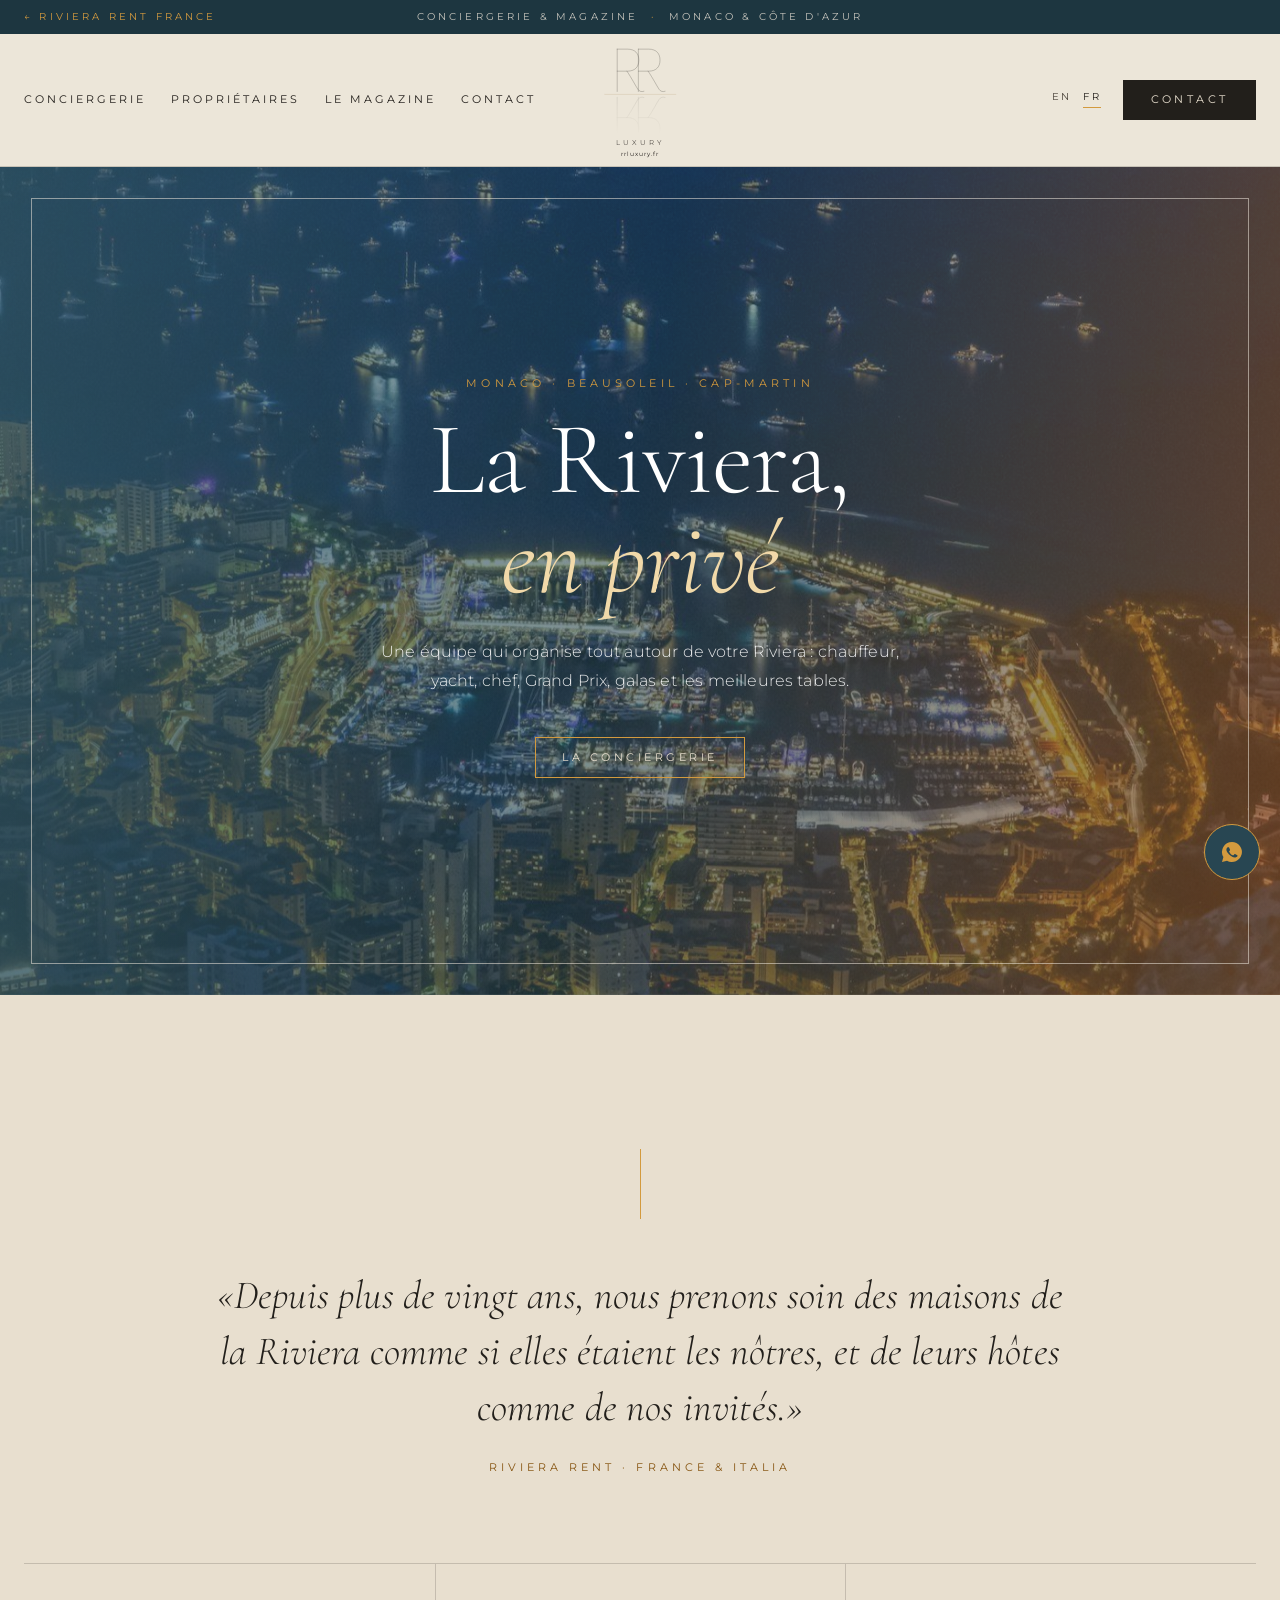
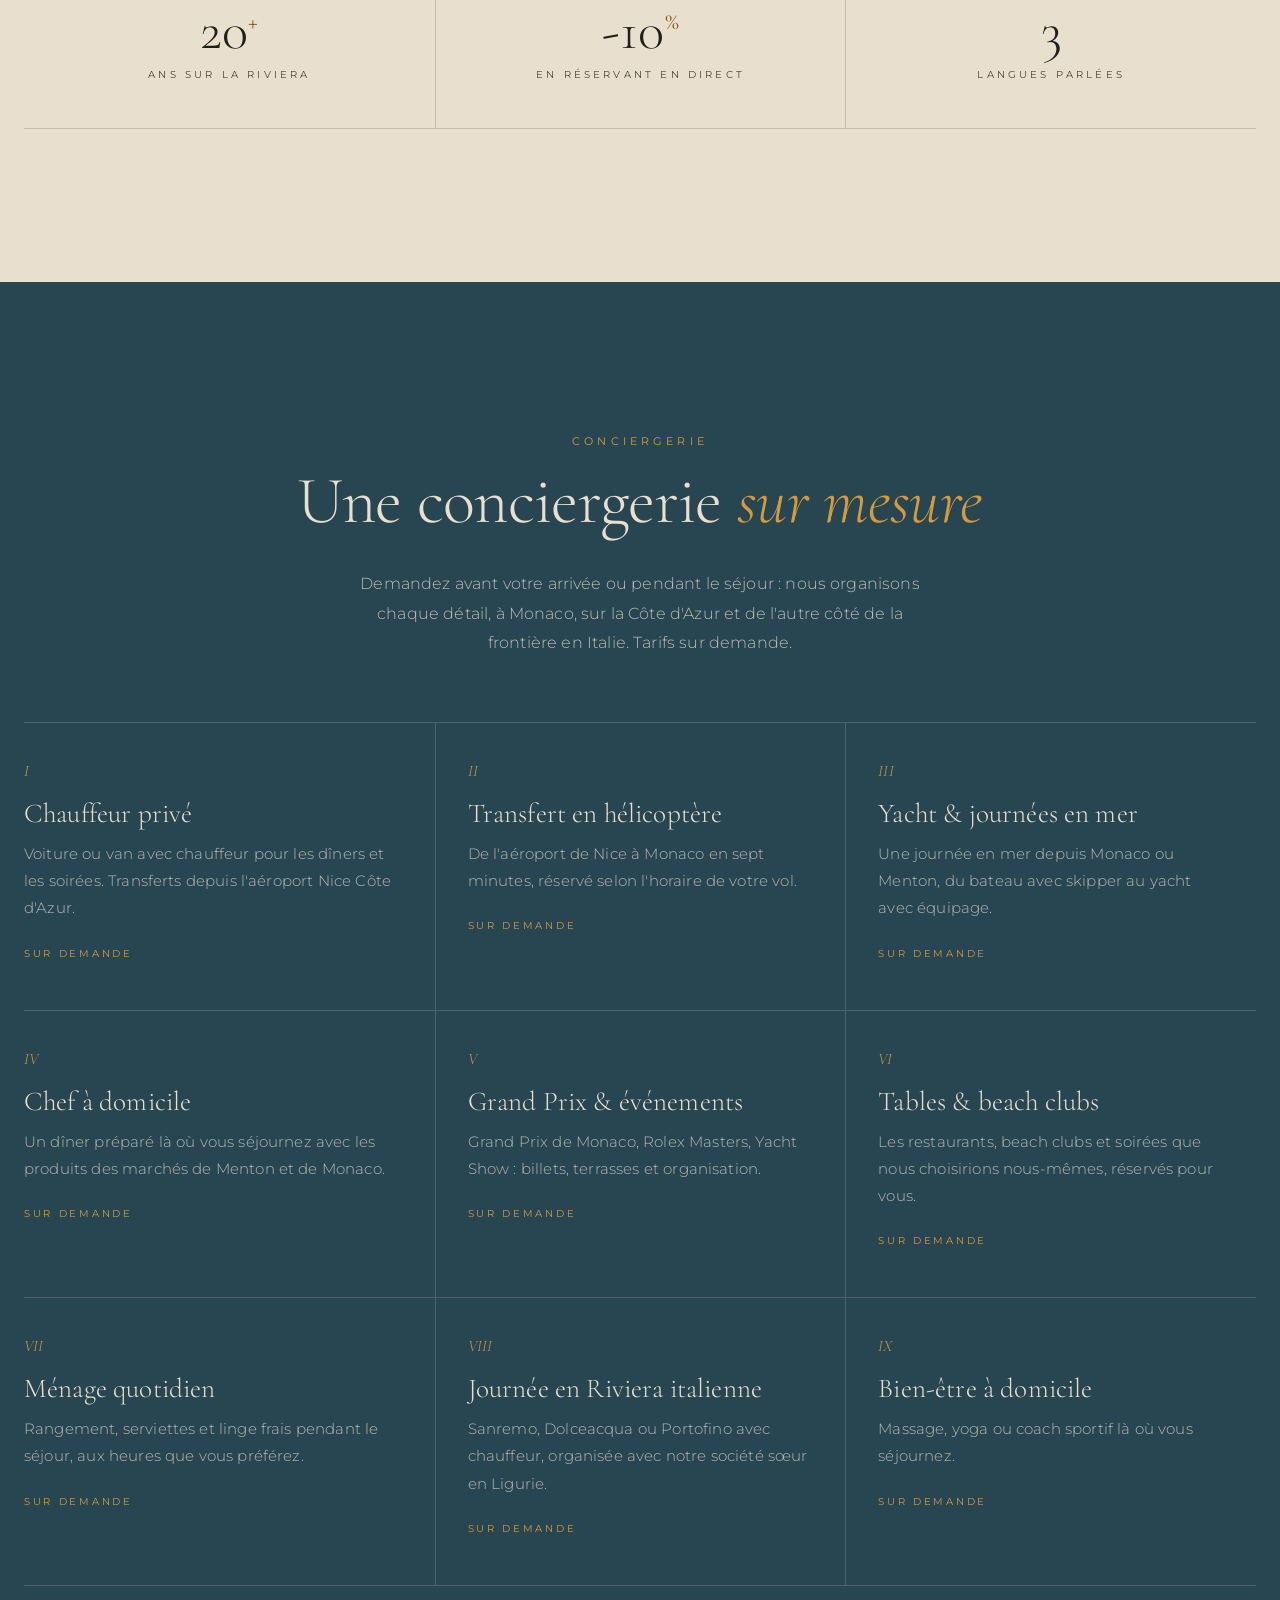
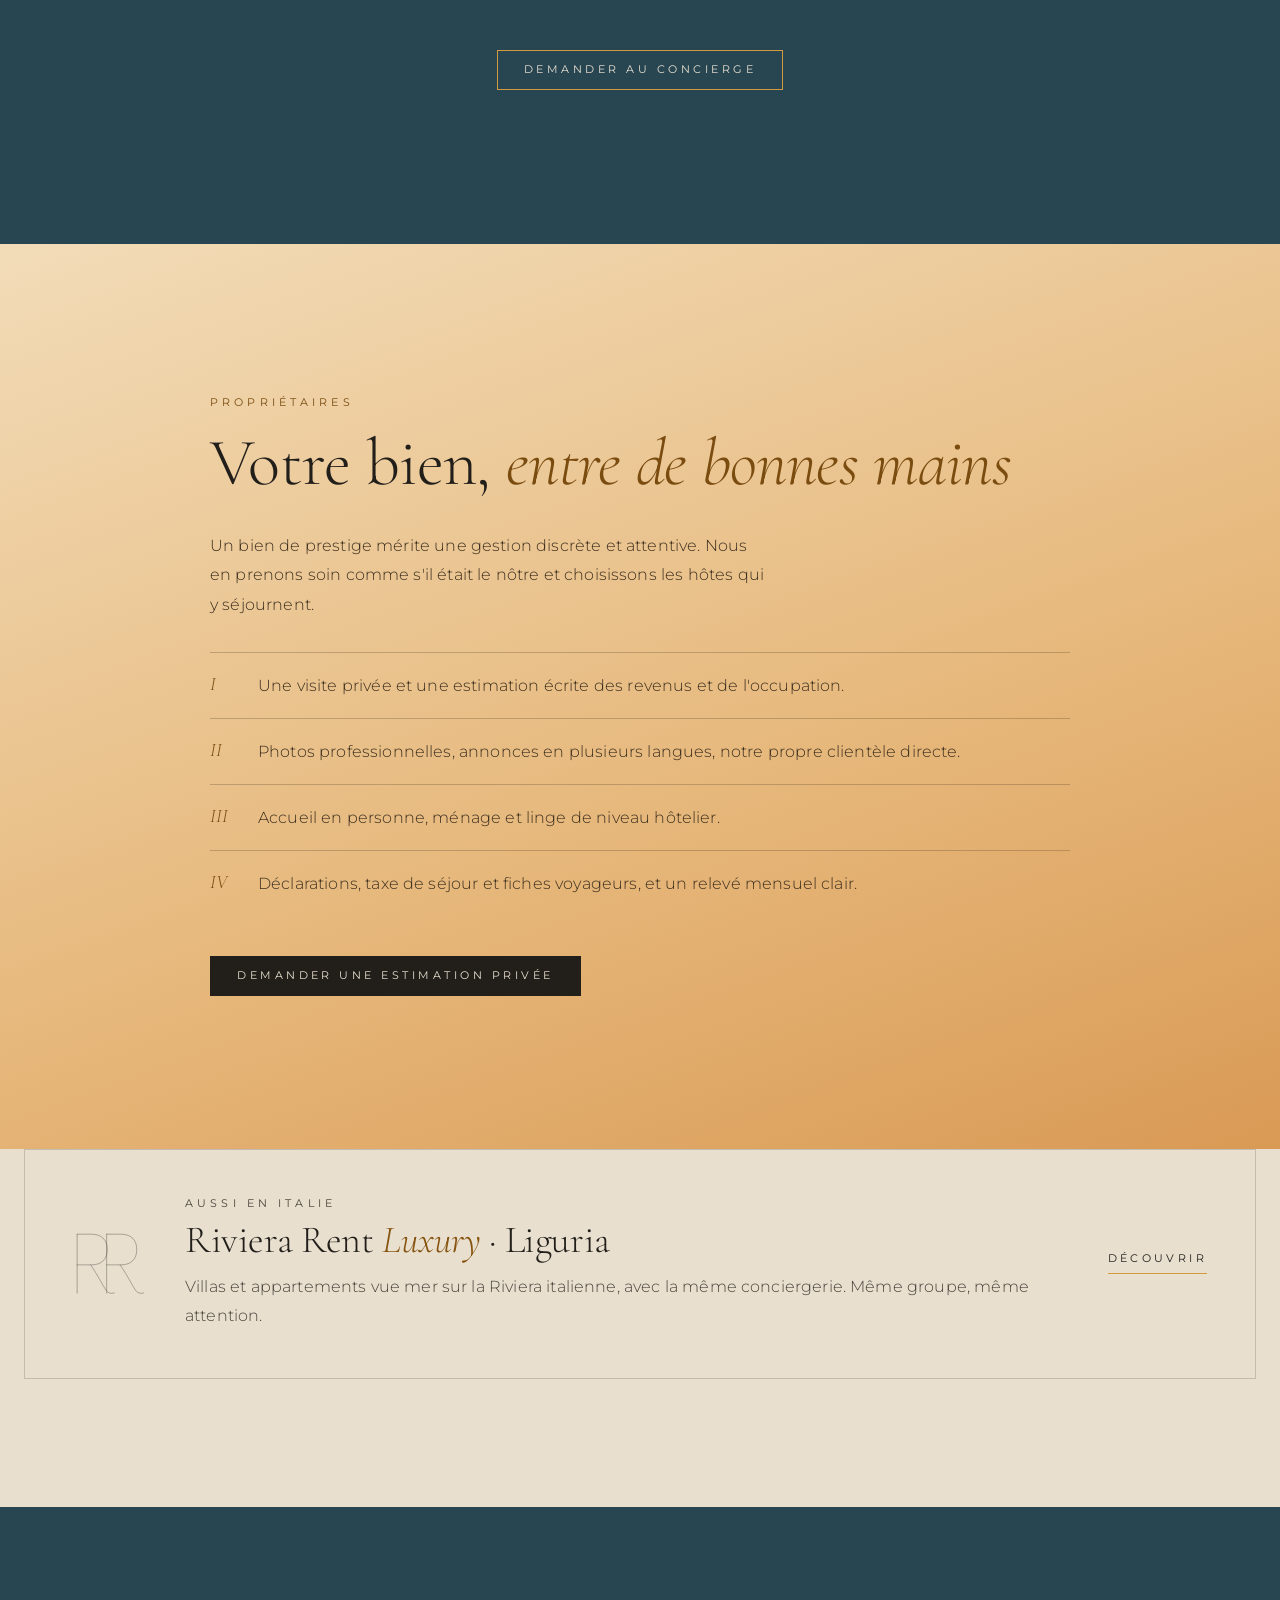
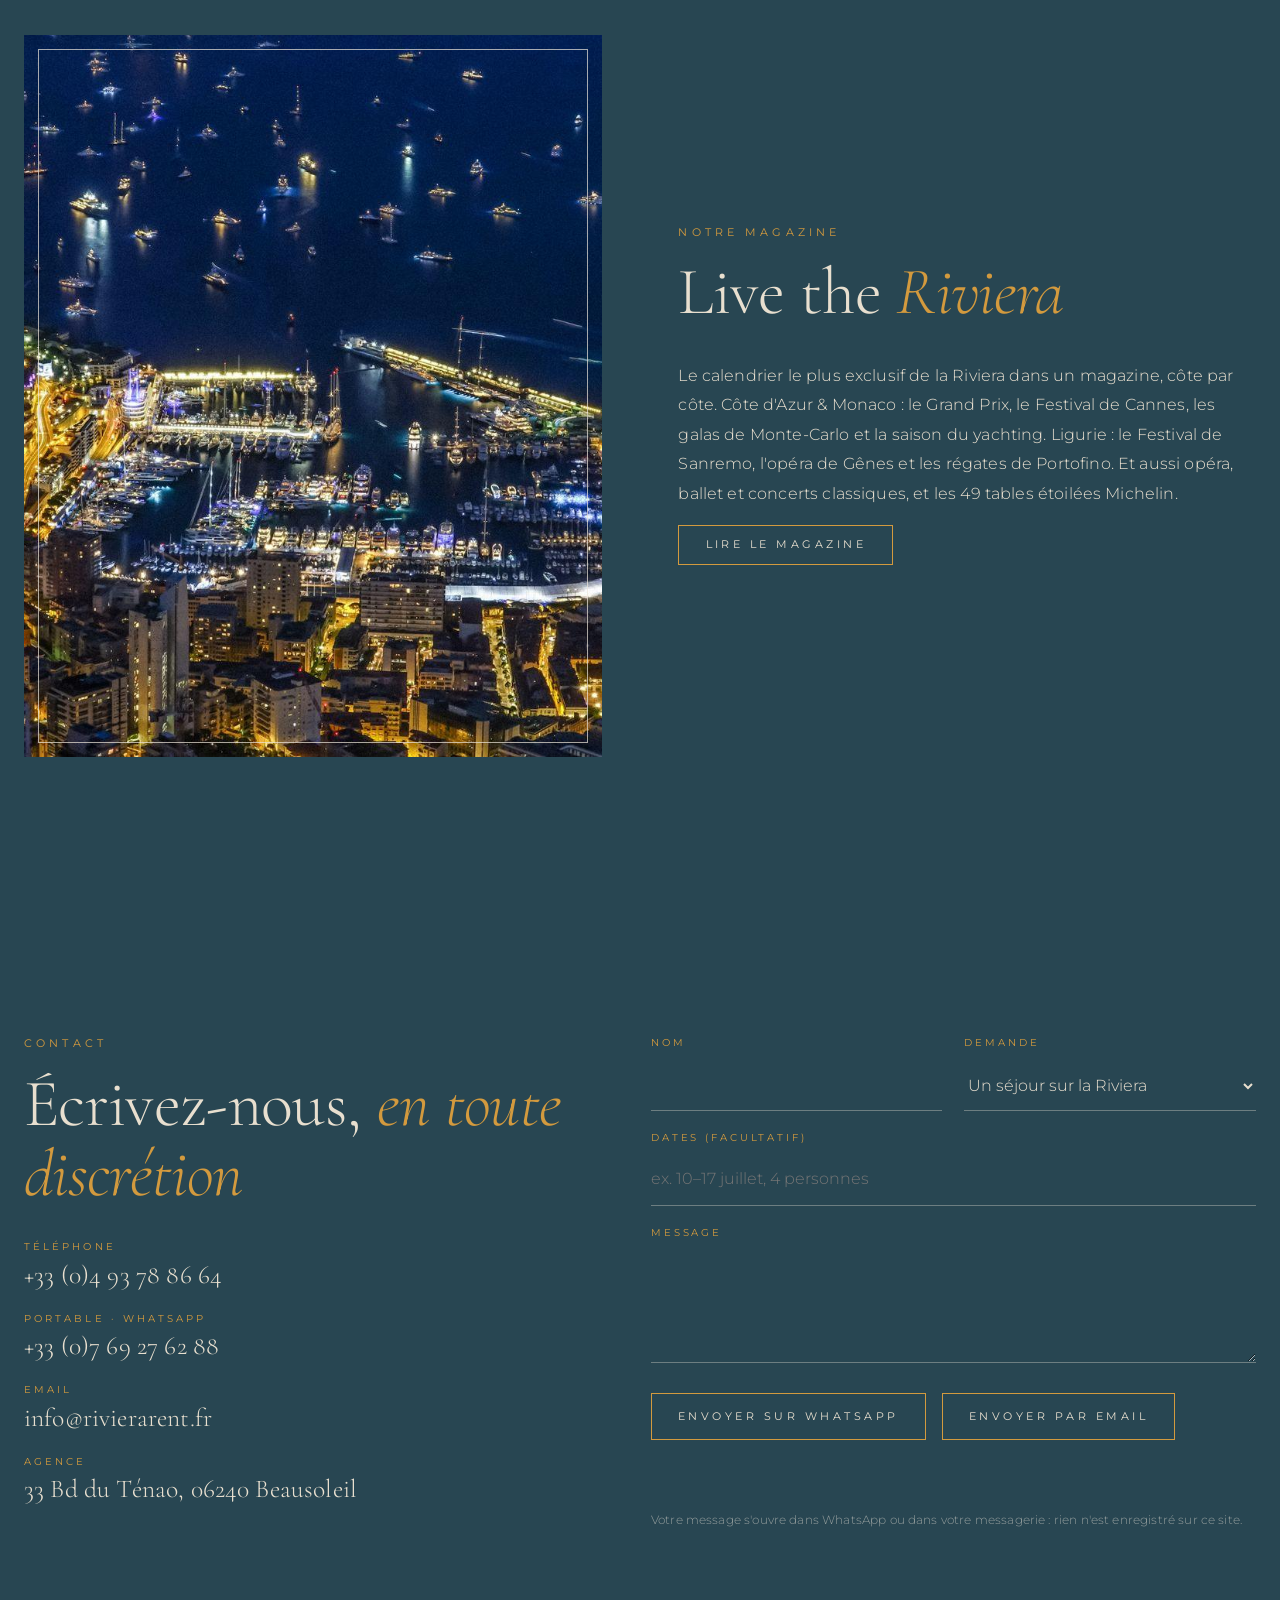
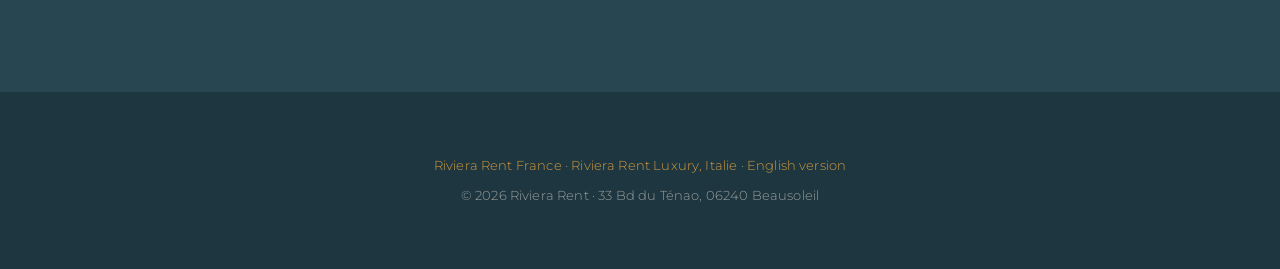
<file: luxury-site/fr/index.html>
<!doctype html>
<html lang="fr" class="no-js">
<head>
  <meta charset="utf-8">
  <meta name="viewport" content="width=device-width, initial-scale=1">
  <title>Riviera Rent Luxury</title>
  <meta name="description" content="Live the Riviera : les grands événements de la saison, les tables étoilées et une conciergerie sur mesure entre Monaco et la Côte d'Azur : chauffeur, yacht, chef, Grand Prix, beach clubs.">
  <link rel="canonical" href="https://rivierarent.fr/fr/luxe/">
  <link rel="alternate" hreflang="en" href="https://rivierarent.fr/luxury/">
  <link rel="alternate" hreflang="fr" href="https://rivierarent.fr/fr/luxe/">
  <meta property="og:image" content="https://rivierarent.fr/magazine/foto/monaco-notte.jpg">
  <meta name="theme-color" content="#ede6da">
  <link rel="icon" href="../assets/img/rr-mark.svg">
  <link rel="preconnect" href="https://fonts.googleapis.com">
  <link rel="preconnect" href="https://fonts.gstatic.com" crossorigin>
  <link href="https://fonts.googleapis.com/css2?family=Cormorant+Garamond:ital,wght@0,300;0,400;0,500;1,300;1,400&family=Montserrat:wght@300;400;500&display=swap" rel="stylesheet">
  <link rel="stylesheet" href="../assets/css/luxury.css">
</head>
<body>
<svg width="0" height="0" style="position:absolute" aria-hidden="true"><defs><symbol id="hairRR" viewBox="-2 -2 242 206" overflow="visible"><path d="M10 0 V200 M10 0 H58 C96 0 112 22 112 52 C112 82 96 104 58 104 H10 M56 104 C80 140 96 172 108 190 C114 199 124 203 136 199" fill="none" stroke="currentColor" stroke-width="1.1" stroke-linecap="round" stroke-linejoin="round"/><path d="M10 0 V200 M10 0 H58 C96 0 112 22 112 52 C112 82 96 104 58 104 H10 M56 104 C80 140 96 172 108 190 C114 199 124 203 136 199" transform="translate(100 0)" fill="none" stroke="currentColor" stroke-width="1.1" stroke-linecap="round" stroke-linejoin="round"/></symbol><linearGradient id="hfS" x1="0" y1="0" x2="0" y2="1"><stop offset="0" stop-color="#fff" stop-opacity=".9"/><stop offset=".85" stop-color="#fff" stop-opacity="0"/></linearGradient><mask id="hfMask" maskUnits="userSpaceOnUse" x="0" y="210" width="400" height="180"><rect x="0" y="210" width="400" height="180" fill="url(#hfS)"/></mask></defs></svg>
  <a class="skip" href="#main">Aller au contenu</a>

  <div class="announce"><a class="announce-back" href="https://claude.ai/artifact/NZTevX8FCX6NsaC6UtEENx?lang=fr" target="_blank" rel="noopener">← Riviera Rent France</a>Conciergerie &amp; magazine <span>·</span> Monaco &amp; Côte d'Azur</div>
  <header class="site-header">
    <div class="container bar">
      <nav id="nav" aria-label="Menu principal">
        <a href="#concierge">Conciergerie</a>
        <a href="#owners">Propriétaires</a>
        <a href="../magazine/index.html?lang=fr">Le magazine</a>
        <a href="#contact">Contact</a>
      </nav>
      <a class="logo" href="index.html" aria-label="Riviera Rent Luxury – accueil"><svg class="rr-logo" viewBox="0 0 400 460" aria-hidden="true"><use href="#hairRR" x="100" y="30" width="200" height="170.2" style="color:#221f1b"/><line x1="60" y1="208" x2="340" y2="208" stroke="#865410" stroke-width=".5"/><g mask="url(#hfMask)"><use href="#hairRR" x="100" y="216" width="200" height="170.2" style="color:#221f1b" opacity=".45" transform="translate(0 602.2) scale(1 -1)"/></g><text x="200" y="404" text-anchor="middle" font-family="Montserrat, sans-serif" font-weight="300" font-size="26" letter-spacing="12" fill="#221f1b">LUXURY</text><text x="200" y="448" text-anchor="middle" font-family="Montserrat, sans-serif" font-weight="400" font-size="22" letter-spacing="4" fill="#221f1b">rrluxury.fr</text></svg></a>
      <div class="bar-right">
        <span class="lang hide-sm"><a href="../index.html" lang="en" hreflang="en">EN</a><a href="index.html" aria-current="true">FR</a></span>
        <a class="btn btn-solid" href="#contact">Contact</a>
        <button class="nav-toggle" aria-expanded="false" aria-controls="nav" aria-label="Ouvrir le menu"><span></span></button>
      </div>
    </div>
  </header>

  <main id="main">
    <section class="hero">
      <img src="../magazine/foto/monaco-notte.jpg" alt="">
      <div class="hero-inner">
        <span class="label">Monaco · Beausoleil · Cap-Martin</span>
        <h1 class="hero-title">La Riviera,<br><em>en privé</em></h1>
        <p>Une équipe qui organise tout autour de votre Riviera : chauffeur, yacht, chef, Grand Prix, galas et les meilleures tables.</p>
        <a class="btn btn-light" href="#concierge">La conciergerie</a>
      </div>
    </section>

    <section class="section">
      <div class="container narrow center reveal">
        <span class="ornament" aria-hidden="true"></span>
        <p class="quote">«Depuis plus de vingt ans, nous prenons soin des maisons de la Riviera comme si elles étaient les nôtres, et de leurs hôtes comme de nos invités.»</p>
        <p class="signature">Riviera Rent · France &amp; Italia</p>
      </div>
      <div class="container figures reveal">
        <div><b>20<sup>+</sup></b><span>Ans sur la Riviera</span></div>
        <div><b>-10<sup>%</sup></b><span>En réservant en direct</span></div>
        <div><b>3</b><span>Langues parlées</span></div>
      </div>
    </section>

    <section class="section section-dark" id="concierge">
      <div class="container">
        <div class="head center">
          <p class="label">Conciergerie</p>
          <h2>Une conciergerie <em>sur mesure</em></h2>
          <p class="lead">Demandez avant votre arrivée ou pendant le séjour : nous organisons chaque détail, à Monaco, sur la Côte d'Azur et de l'autre côté de la frontière en Italie. Tarifs sur demande.</p>
        </div>
        <ul class="services reveal">
          <li><span class="ex-num">I</span><b>Chauffeur privé</b><p>Voiture ou van avec chauffeur pour les dîners et les soirées. Transferts depuis l'aéroport Nice Côte d'Azur.</p><em>Sur demande</em></li>
          <li><span class="ex-num">II</span><b>Transfert en hélicoptère</b><p>De l'aéroport de Nice à Monaco en sept minutes, réservé selon l'horaire de votre vol.</p><em>Sur demande</em></li>
          <li><span class="ex-num">III</span><b>Yacht &amp; journées en mer</b><p>Une journée en mer depuis Monaco ou Menton, du bateau avec skipper au yacht avec équipage.</p><em>Sur demande</em></li>
          <li><span class="ex-num">IV</span><b>Chef à domicile</b><p>Un dîner préparé là où vous séjournez avec les produits des marchés de Menton et de Monaco.</p><em>Sur demande</em></li>
          <li><span class="ex-num">V</span><b>Grand Prix &amp; événements</b><p>Grand Prix de Monaco, Rolex Masters, Yacht Show : billets, terrasses et organisation.</p><em>Sur demande</em></li>
          <li><span class="ex-num">VI</span><b>Tables &amp; beach clubs</b><p>Les restaurants, beach clubs et soirées que nous choisirions nous-mêmes, réservés pour vous.</p><em>Sur demande</em></li>
          <li><span class="ex-num">VII</span><b>Ménage quotidien</b><p>Rangement, serviettes et linge frais pendant le séjour, aux heures que vous préférez.</p><em>Sur demande</em></li>
          <li><span class="ex-num">VIII</span><b>Journée en Riviera italienne</b><p>Sanremo, Dolceacqua ou Portofino avec chauffeur, organisée avec notre société sœur en Ligurie.</p><em>Sur demande</em></li>
          <li><span class="ex-num">IX</span><b>Bien-être à domicile</b><p>Massage, yoga ou coach sportif là où vous séjournez.</p><em>Sur demande</em></li>
        </ul>
        <div class="services-cta"><a class="btn btn-light" href="#contact" data-topic="concierge">Demander au concierge</a></div>
      </div>
    </section>

    <section class="section section-ochre" id="owners">
      <div class="container narrow">
        <div class="reveal">
          <p class="label">Propriétaires</p>
          <h2>Votre bien, <em>entre de bonnes mains</em></h2>
          <p class="lead">Un bien de prestige mérite une gestion discrète et attentive. Nous en prenons soin comme s'il était le nôtre et choisissons les hôtes qui y séjournent.</p>
          <ol class="steps">
            <li><span>Une visite privée et une estimation écrite des revenus et de l'occupation.</span></li>
            <li><span>Photos professionnelles, annonces en plusieurs langues, notre propre clientèle directe.</span></li>
            <li><span>Accueil en personne, ménage et linge de niveau hôtelier.</span></li>
            <li><span>Déclarations, taxe de séjour et fiches voyageurs, et un relevé mensuel clair.</span></li>
          </ol>
          <a class="btn btn-solid" href="#contact" data-topic="owner">Demander une estimation privée</a>
        </div>
      </div>
    </section>

    <section class="section section-bone" style="padding-top: 0; padding-bottom: clamp(80px, 10vw, 130px); background: var(--ivory)">
      <div class="container">
        <a class="sister-lux reveal" href="https://rivierarent.it/lusso/" target="_blank" rel="noopener" style="text-decoration:none;color:inherit">
          <svg class="rr-mark" viewBox="-2 -2 244 210" aria-hidden="true"><use href="#hairRR" width="242" height="206" style="color:#221f1b"/></svg>
          <div>
            <p class="label" style="margin-bottom:1em">Aussi en Italie</p>
            <h3>Riviera Rent <em>Luxury</em> · Liguria</h3>
            <p>Villas et appartements vue mer sur la Riviera italienne, avec la même conciergerie. Même groupe, même attention.</p>
          </div>
          <span class="text-link">Découvrir</span>
        </a>
      </div>
    </section>

    <section class="section section-dark" id="magazine" style="padding-block: clamp(80px, 10vw, 130px)">
      <div class="container owners">
        <div class="owners-photo reveal"><img loading="lazy" src="../magazine/foto/monaco-notte.jpg" alt="Monaco la nuit"></div>
        <div class="reveal">
          <p class="label">Notre magazine</p>
          <h2>Live the <em>Riviera</em></h2>
          <p class="lead" style="color:var(--ivory)">Le calendrier le plus exclusif de la Riviera dans un magazine, côte par côte. Côte d'Azur &amp; Monaco : le Grand Prix, le Festival de Cannes, les galas de Monte-Carlo et la saison du yachting. Ligurie : le Festival de Sanremo, l'opéra de Gênes et les régates de Portofino. Et aussi opéra, ballet et concerts classiques, et les 49 tables étoilées Michelin.</p>
          <a class="btn btn-light" href="../magazine/index.html?lang=fr">Lire le magazine</a>
        </div>
      </div>
    </section>

    <section class="section section-dark" id="contact">
      <div class="container contact">
        <div>
          <p class="label">Contact</p>
          <h2>Écrivez-nous, <em>en toute discrétion</em></h2>
          <ul class="contact-list">
            <li><small>Téléphone</small><a data-c="phone" href="#"><span data-c="phone-text"></span></a></li>
            <li><small>Portable · WhatsApp</small><a data-c="whatsapp" target="_blank" rel="noopener" href="#"><span data-c="mobile-text"></span></a></li>
            <li><small>Email</small><a data-c="email" href="#"><span data-c="email-text"></span></a></li>
            <li><small>Agence</small><a data-c="maps" target="_blank" rel="noopener" href="#"><span data-c="address"></span></a></li>
          </ul>
        </div>
        <form id="contact-form" class="panel" novalidate>
          <div class="row">
            <label>Nom<input name="name" autocomplete="name" required></label>
            <label>Demande
              <select name="topic">
                <option value="short">Un séjour sur la Riviera</option>
                <option value="concierge">Services de conciergerie</option>
                <option value="long">Une location longue durée</option>
                <option value="owner">La gestion de mon bien</option>
                <option value="other">Autre chose</option>
              </select>
            </label>
          </div>
          <label>Dates (facultatif)<input name="dates" data-label="Dates" placeholder="ex. 10–17 juillet, 4 personnes"></label>
          <label>Message<textarea name="message" required></textarea></label>
          <div class="form-actions">
            <button class="btn btn-light" type="submit" value="whatsapp">Envoyer sur WhatsApp</button>
            <button class="btn btn-light" type="submit" value="email">Envoyer par email</button>
          </div>
          <p id="form-msg" role="status"></p>
          <p class="privacy-note">Votre message s'ouvre dans WhatsApp ou dans votre messagerie : rien n'est enregistré sur ce site.</p>
        </form>
      </div>
    </section>
  </main>

  <footer class="site-footer">
    <p><a href="https://claude.ai/artifact/NZTevX8FCX6NsaC6UtEENx?lang=fr" target="_blank" rel="noopener">Riviera Rent France</a> · <a href="https://rivierarent.it/lusso/" target="_blank" rel="noopener">Riviera Rent Luxury, Italie</a> · <a href="../index.html" lang="en">English version</a></p>
    <p>© <span class="year">2026</span> Riviera Rent · <span data-c="address"></span></p>
  </footer>

  <a class="fab" data-c="whatsapp" target="_blank" rel="noopener" href="#" aria-label="Écrivez-nous sur WhatsApp">
    <svg viewBox="0 0 24 24"><path d="M12 2a10 10 0 0 0-8.6 15.1L2 22l5-1.3A10 10 0 1 0 12 2zm5.3 14.2c-.2.6-1.3 1.2-1.8 1.2-.5.1-1 .2-3.3-.7-2.8-1.1-4.5-3.9-4.7-4.1-.1-.2-1.1-1.5-1.1-2.8 0-1.3.7-2 1-2.3.2-.3.5-.3.7-.3h.5c.2 0 .4 0 .6.5l.8 2c.1.2.1.4 0 .5l-.4.6-.4.4c-.1.2-.3.3-.1.6.2.3.8 1.3 1.6 2.1 1.1 1 2 1.3 2.3 1.4.3.1.4.1.6-.1l.8-1c.2-.3.4-.2.6-.1l1.9.9c.3.1.5.2.5.3.1.2.1.7-.1 1.3z"/></svg>
  </a>

  <script>window.FRR_ROOT="../";</script><script src="../assets/js/config.js"></script><script>FRR_CONFIG.sister.dataBase=window.FRR_ROOT+"it";</script>
  <script src="../assets/js/properties.js"></script>
  <script src="../assets/js/main.js"></script>
</body>
</html>
</file>
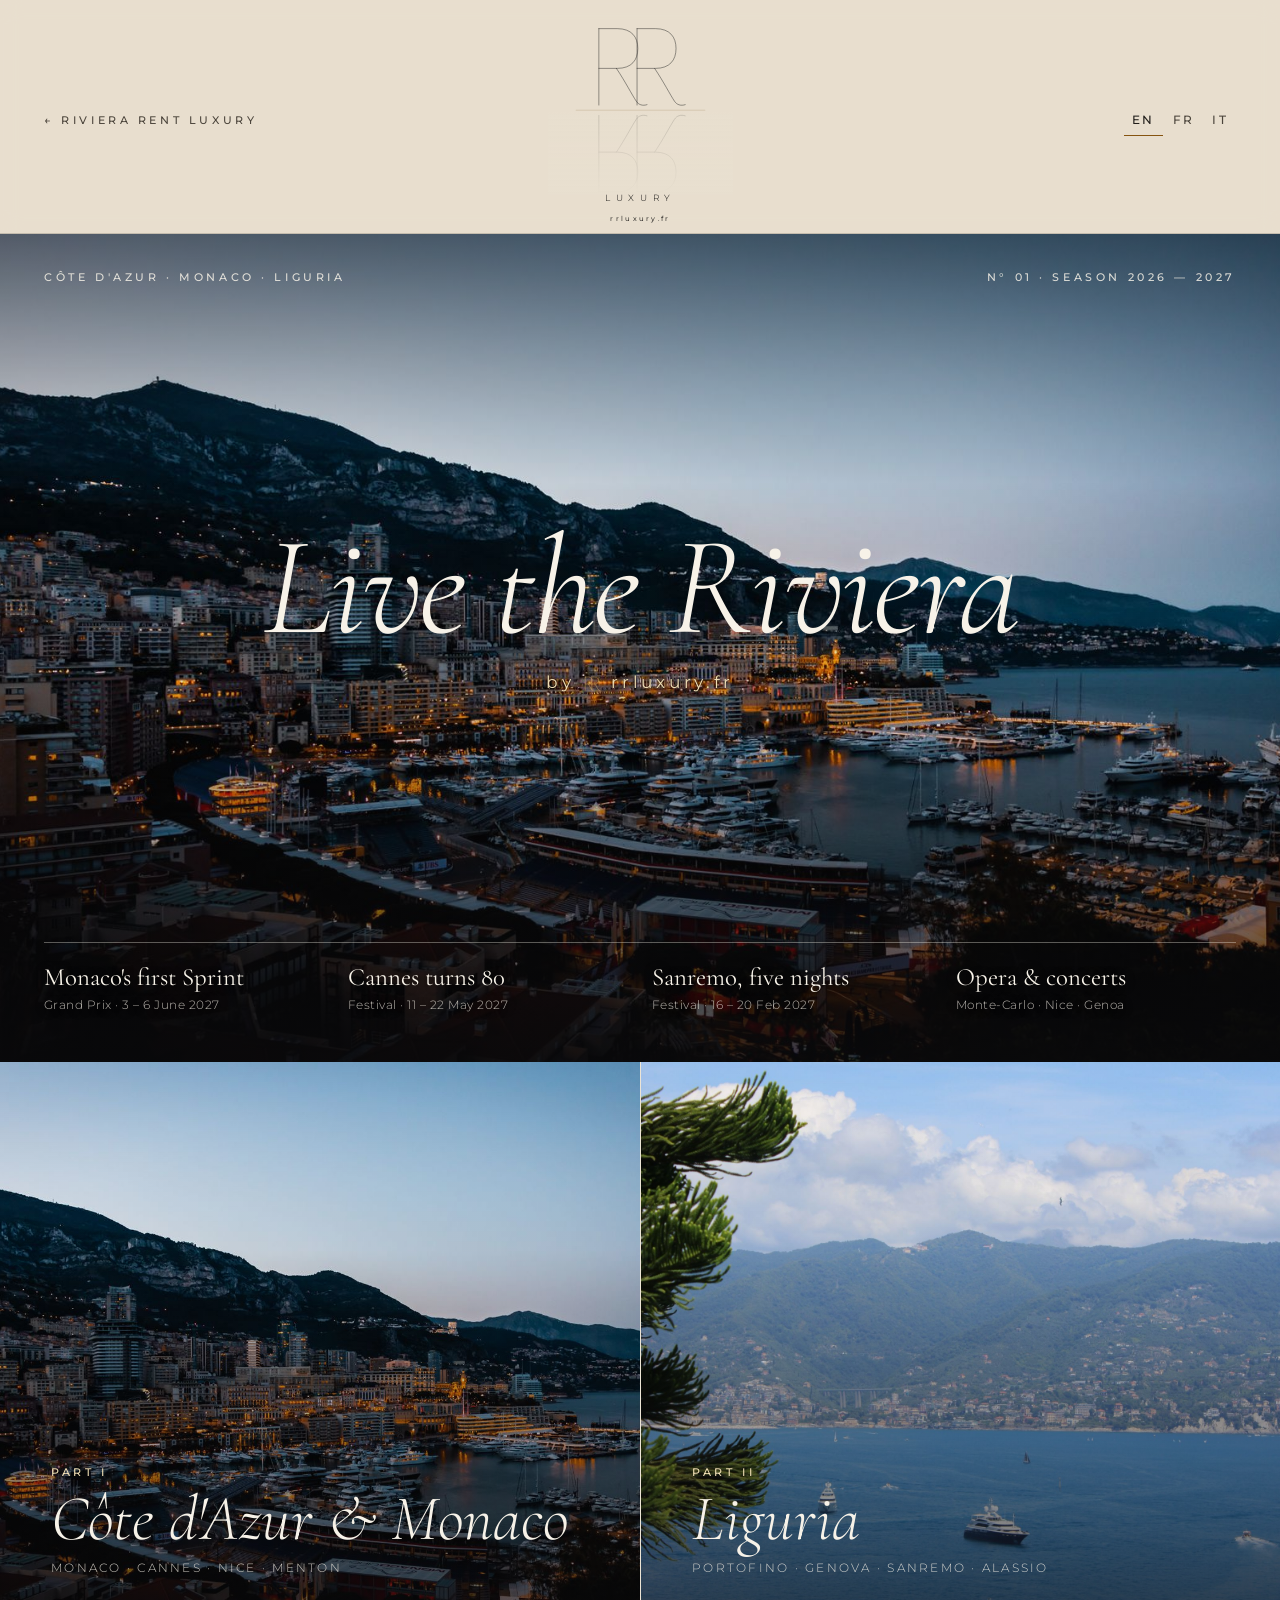
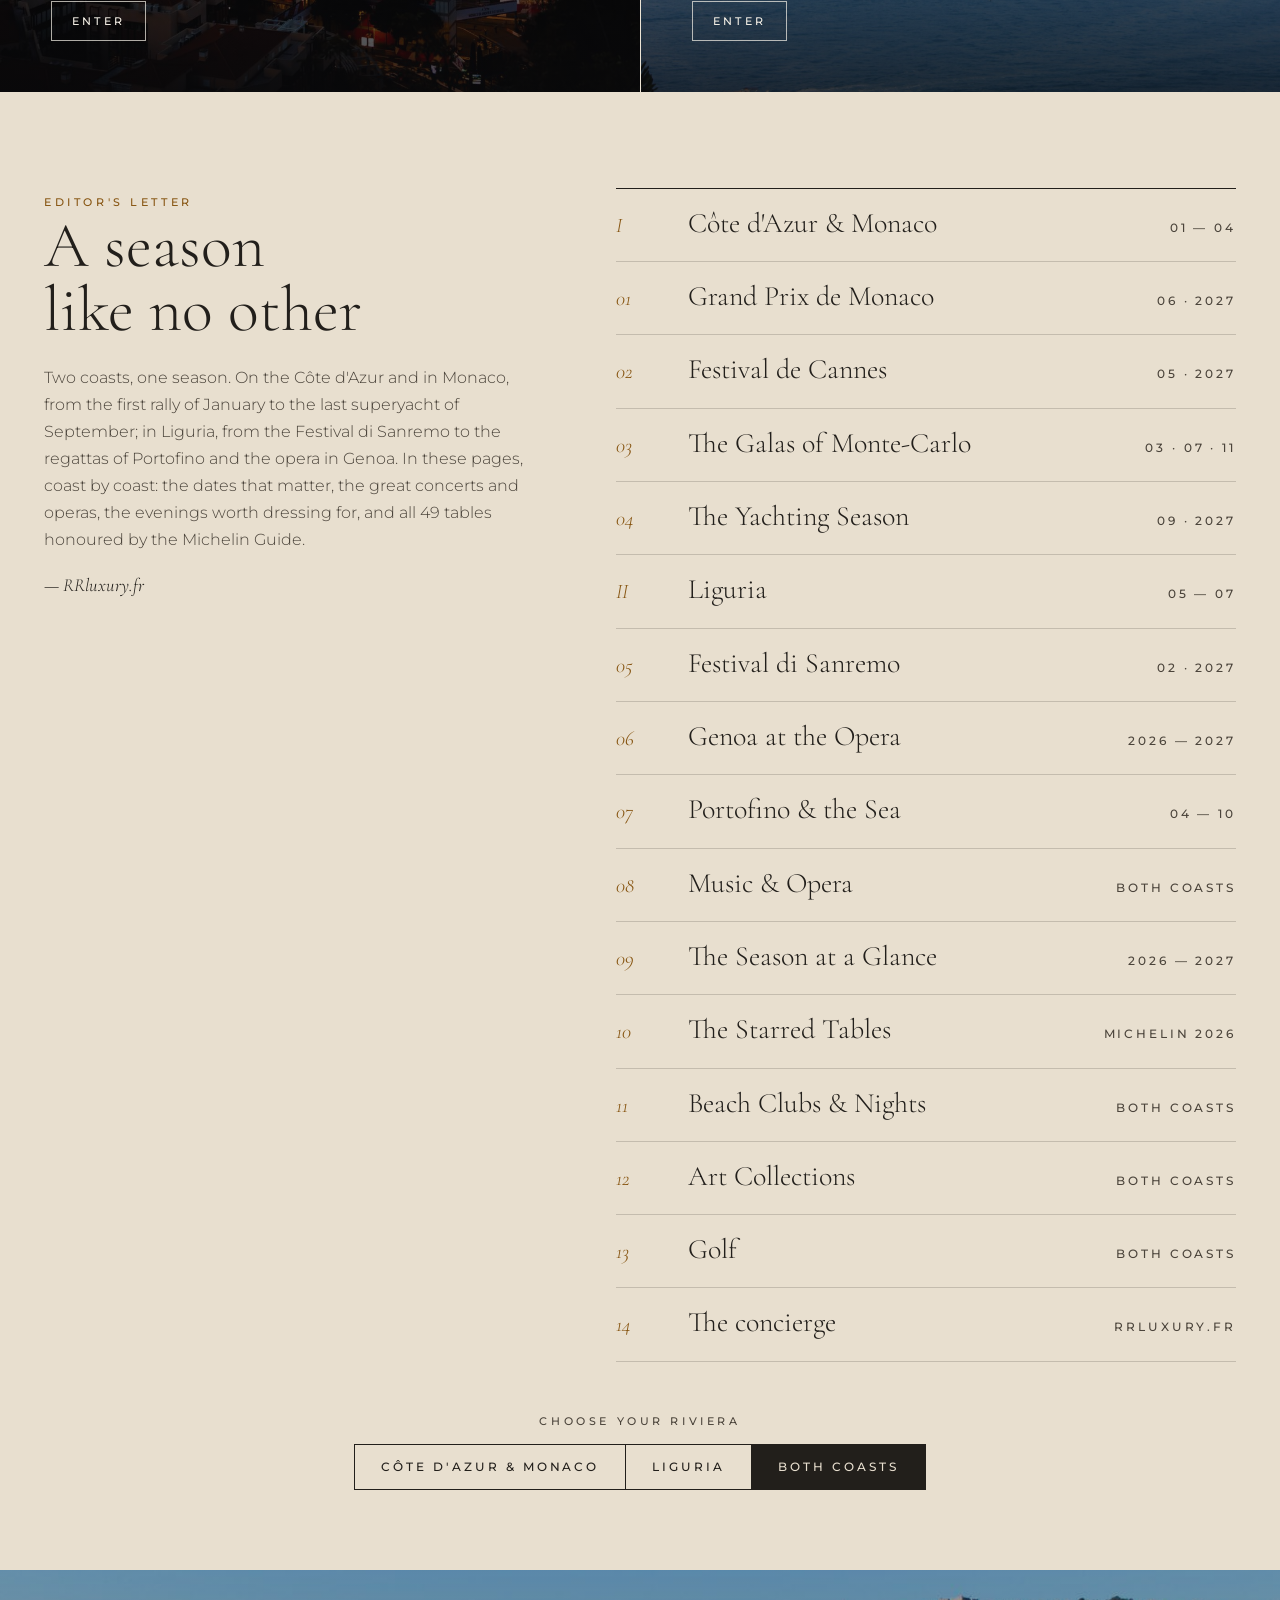
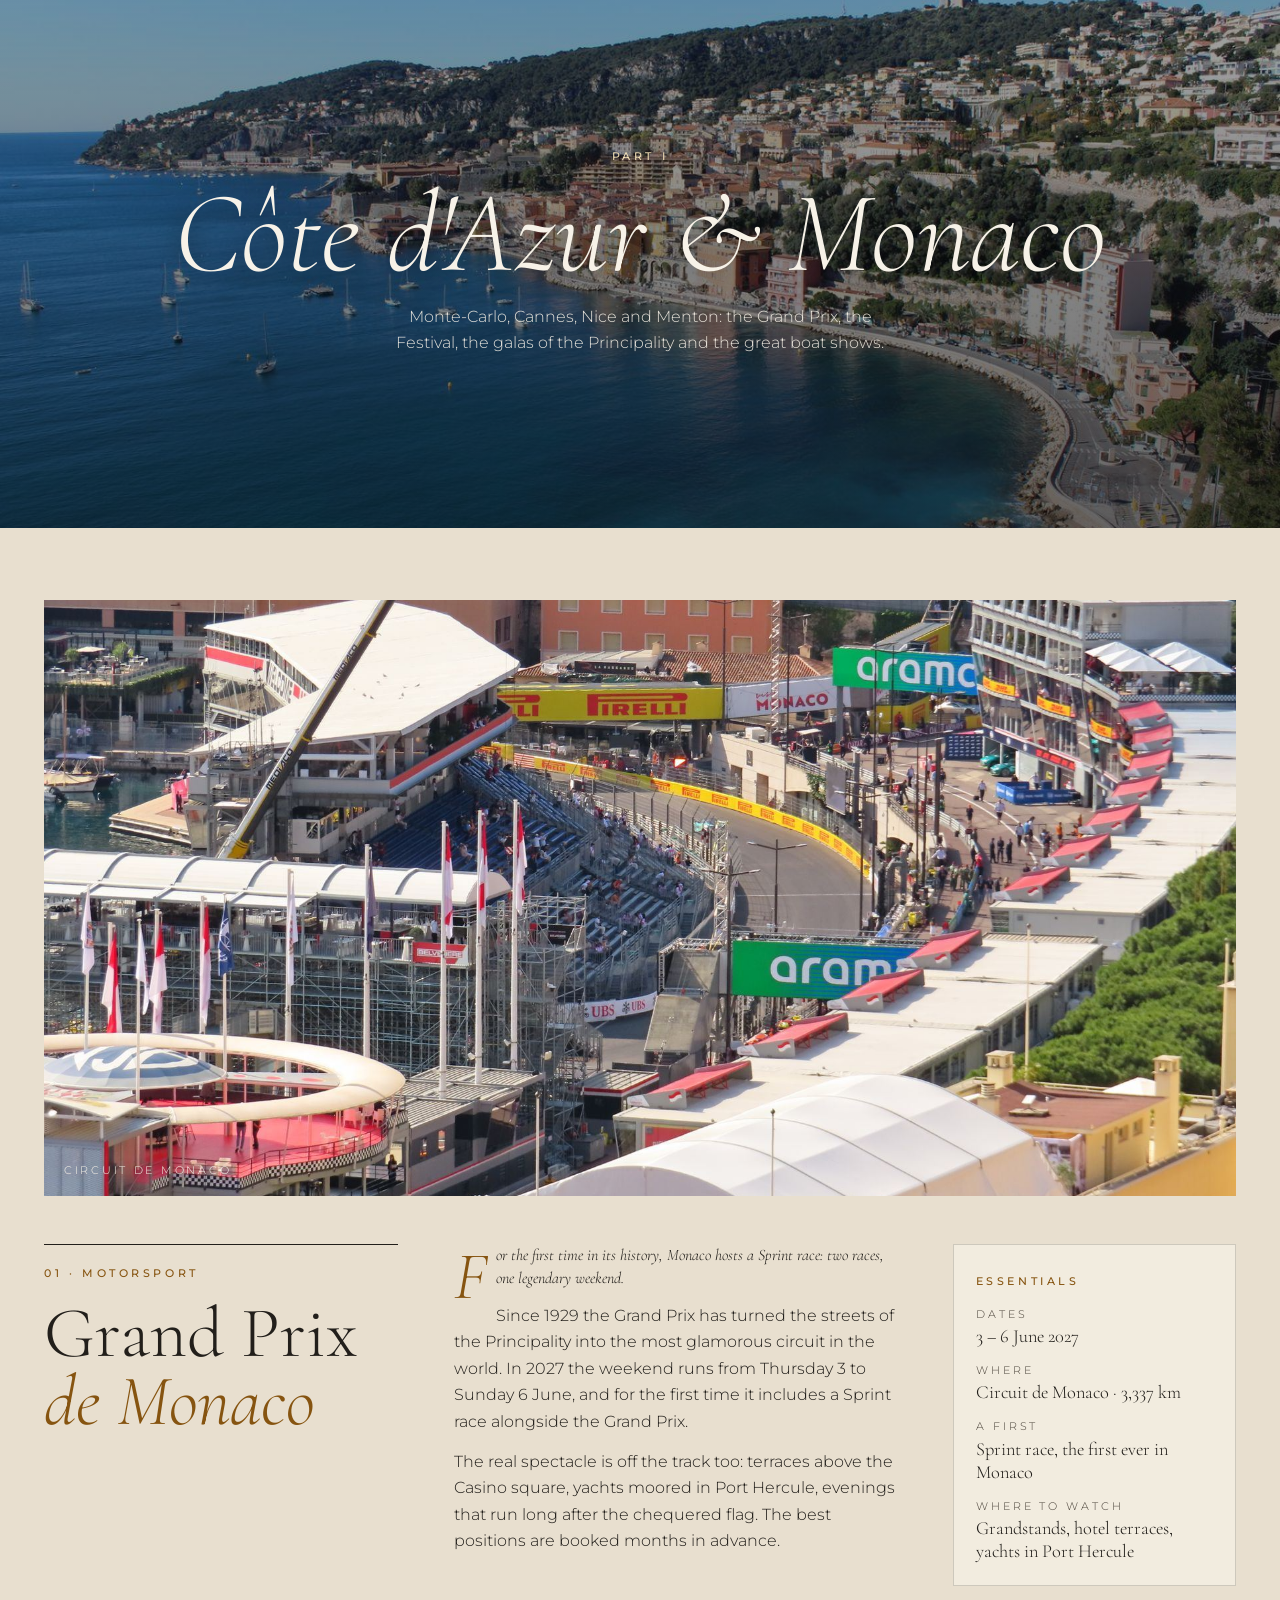
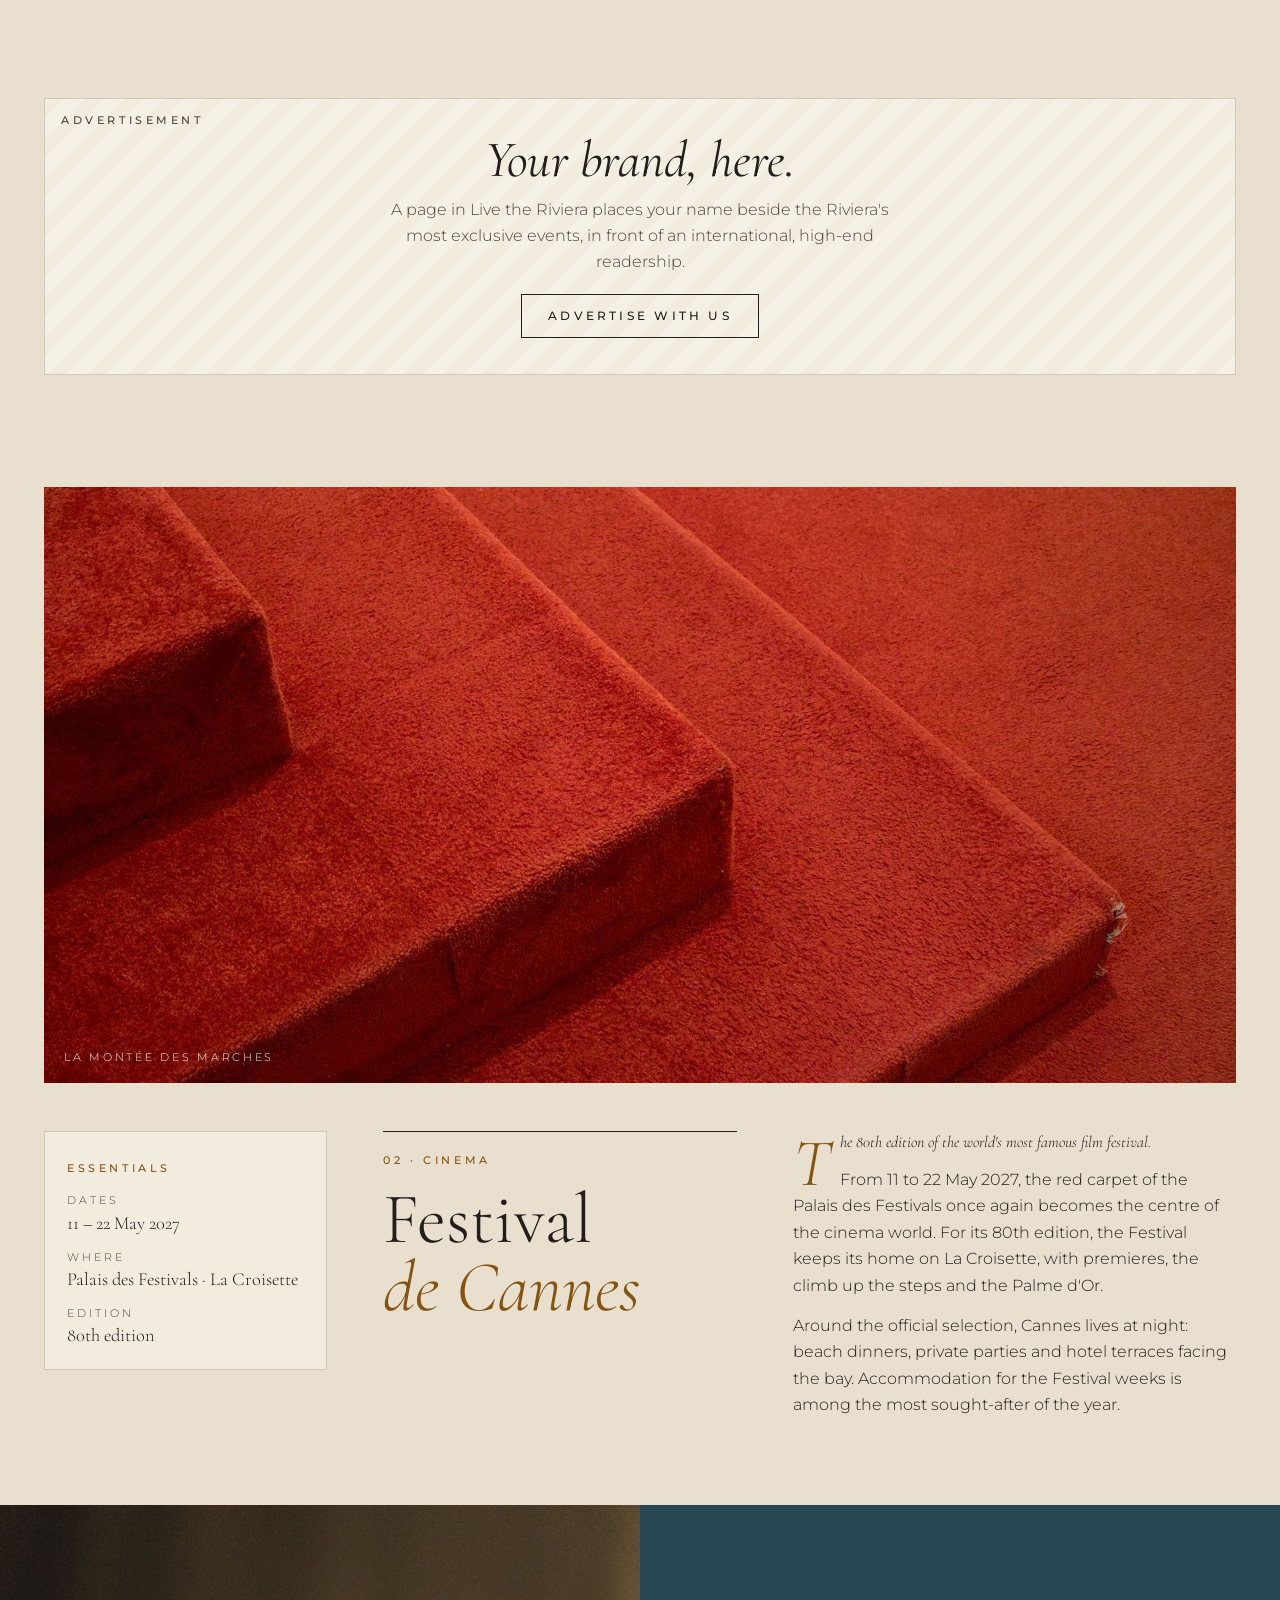
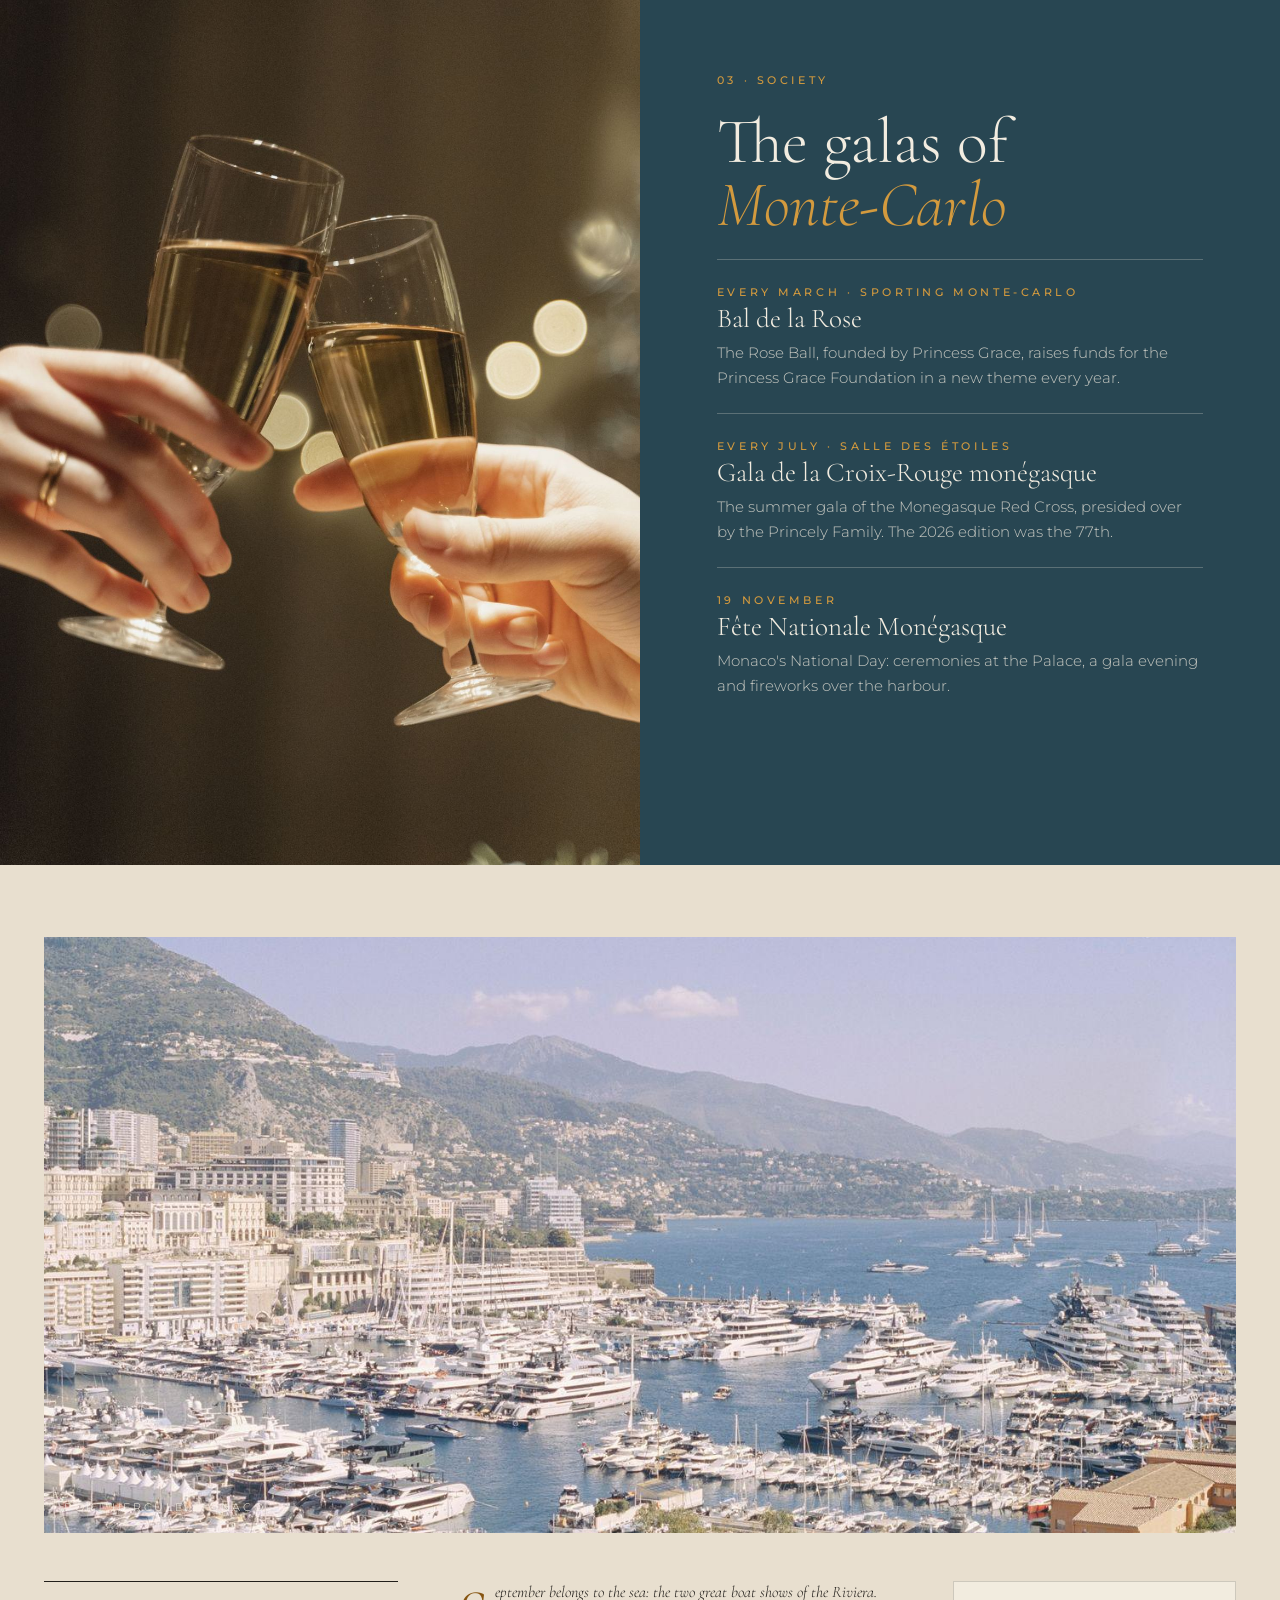
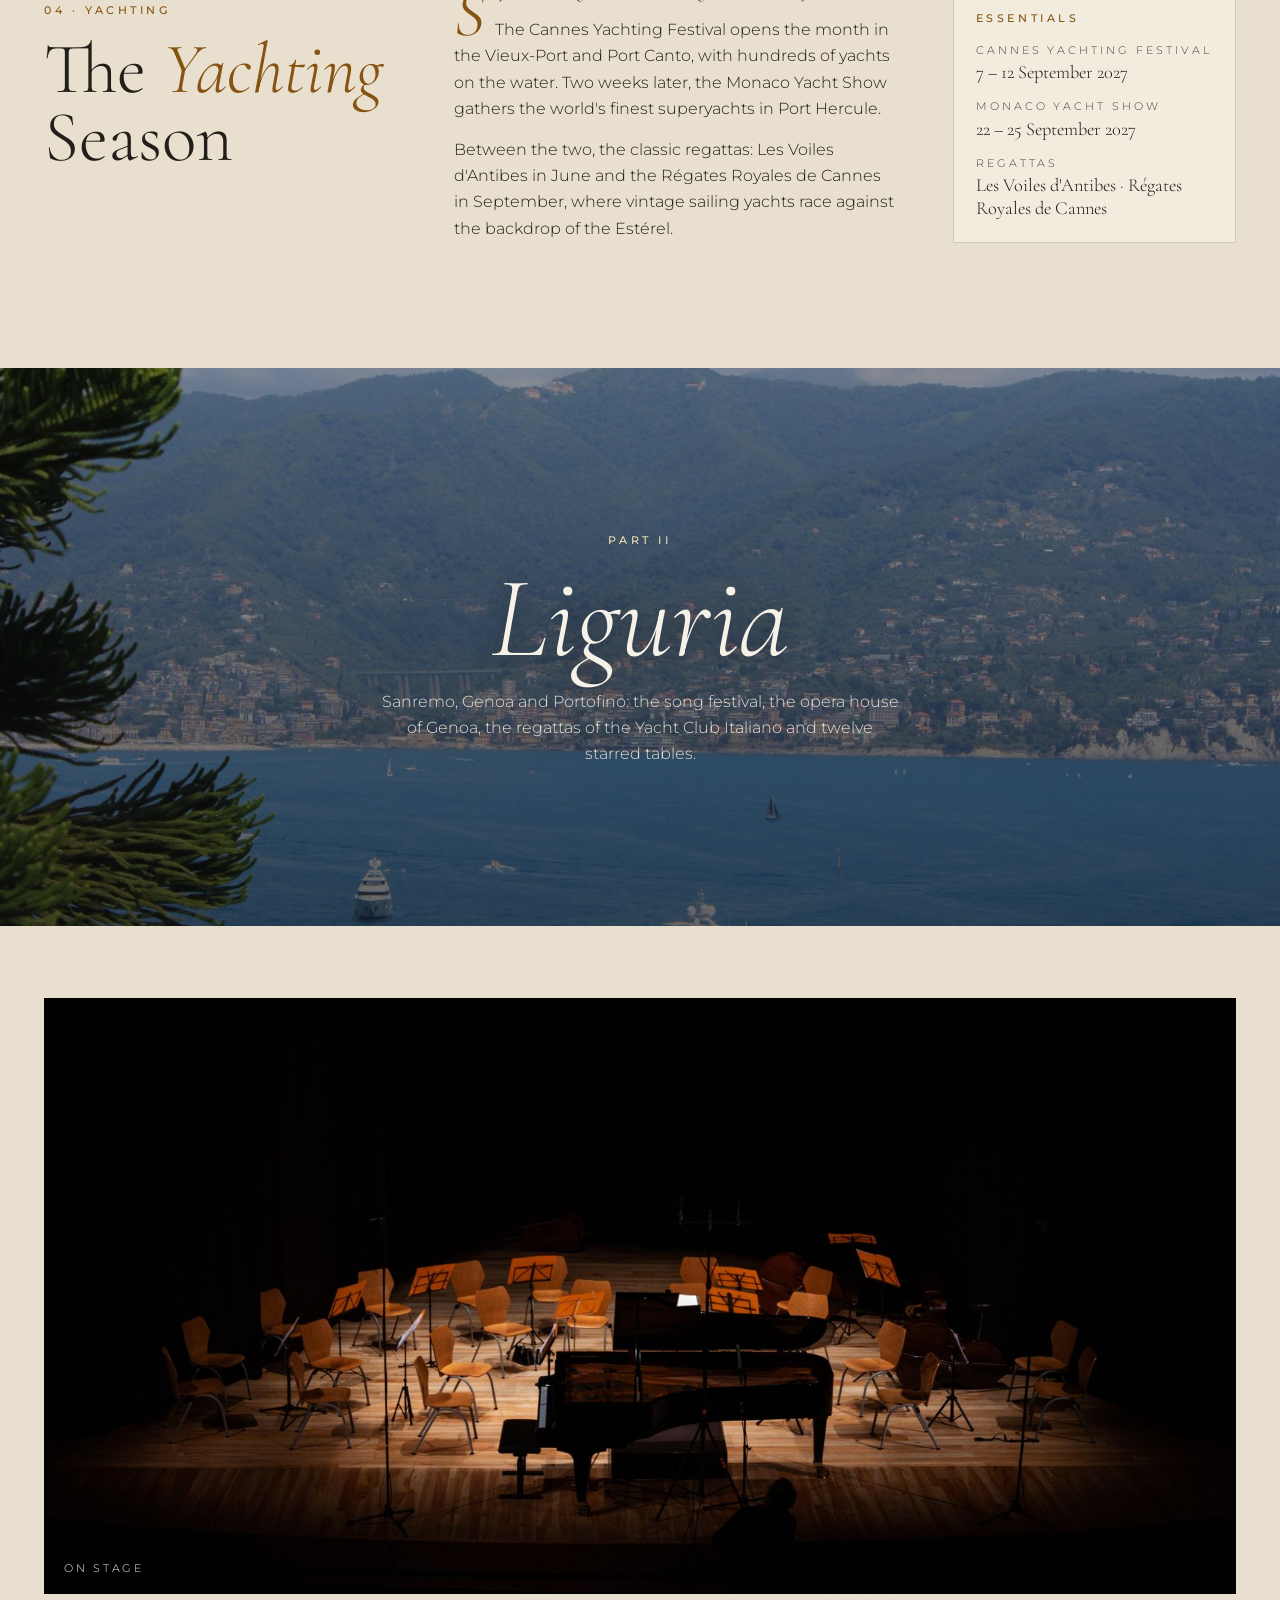
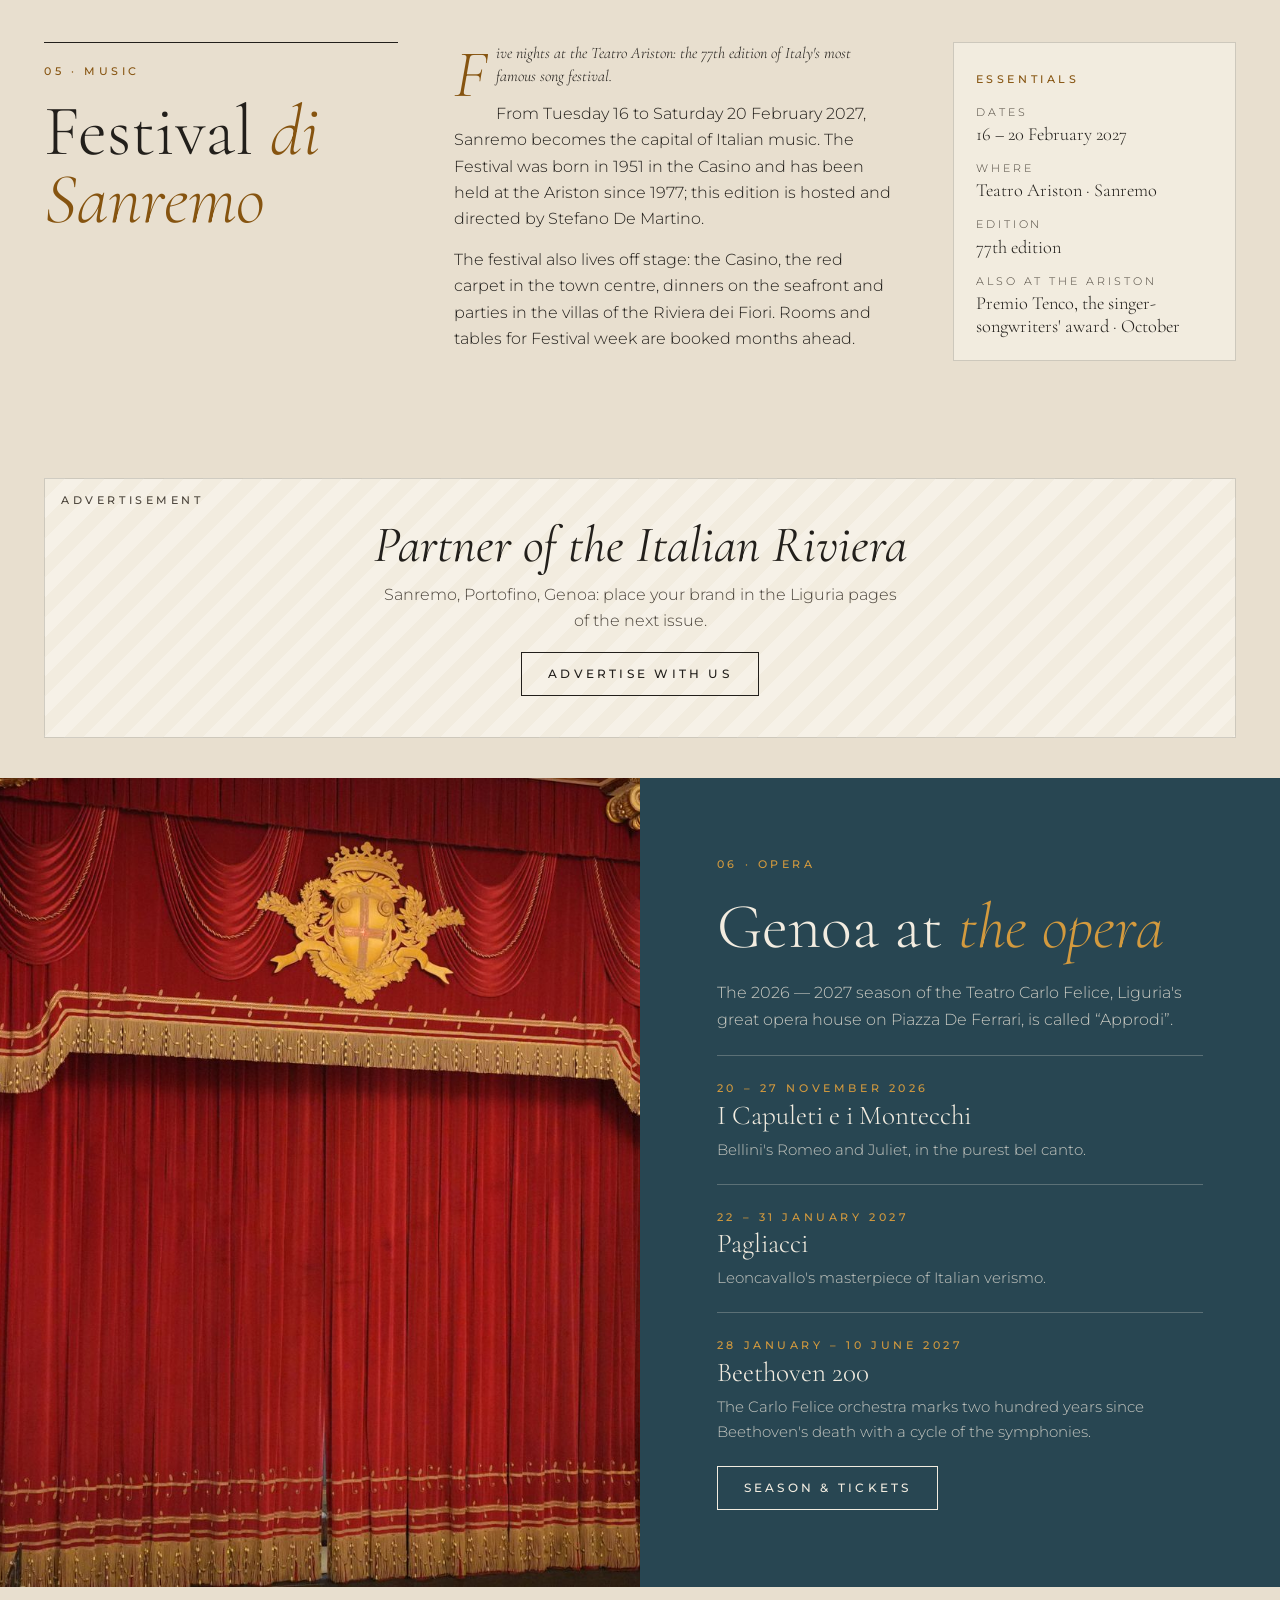
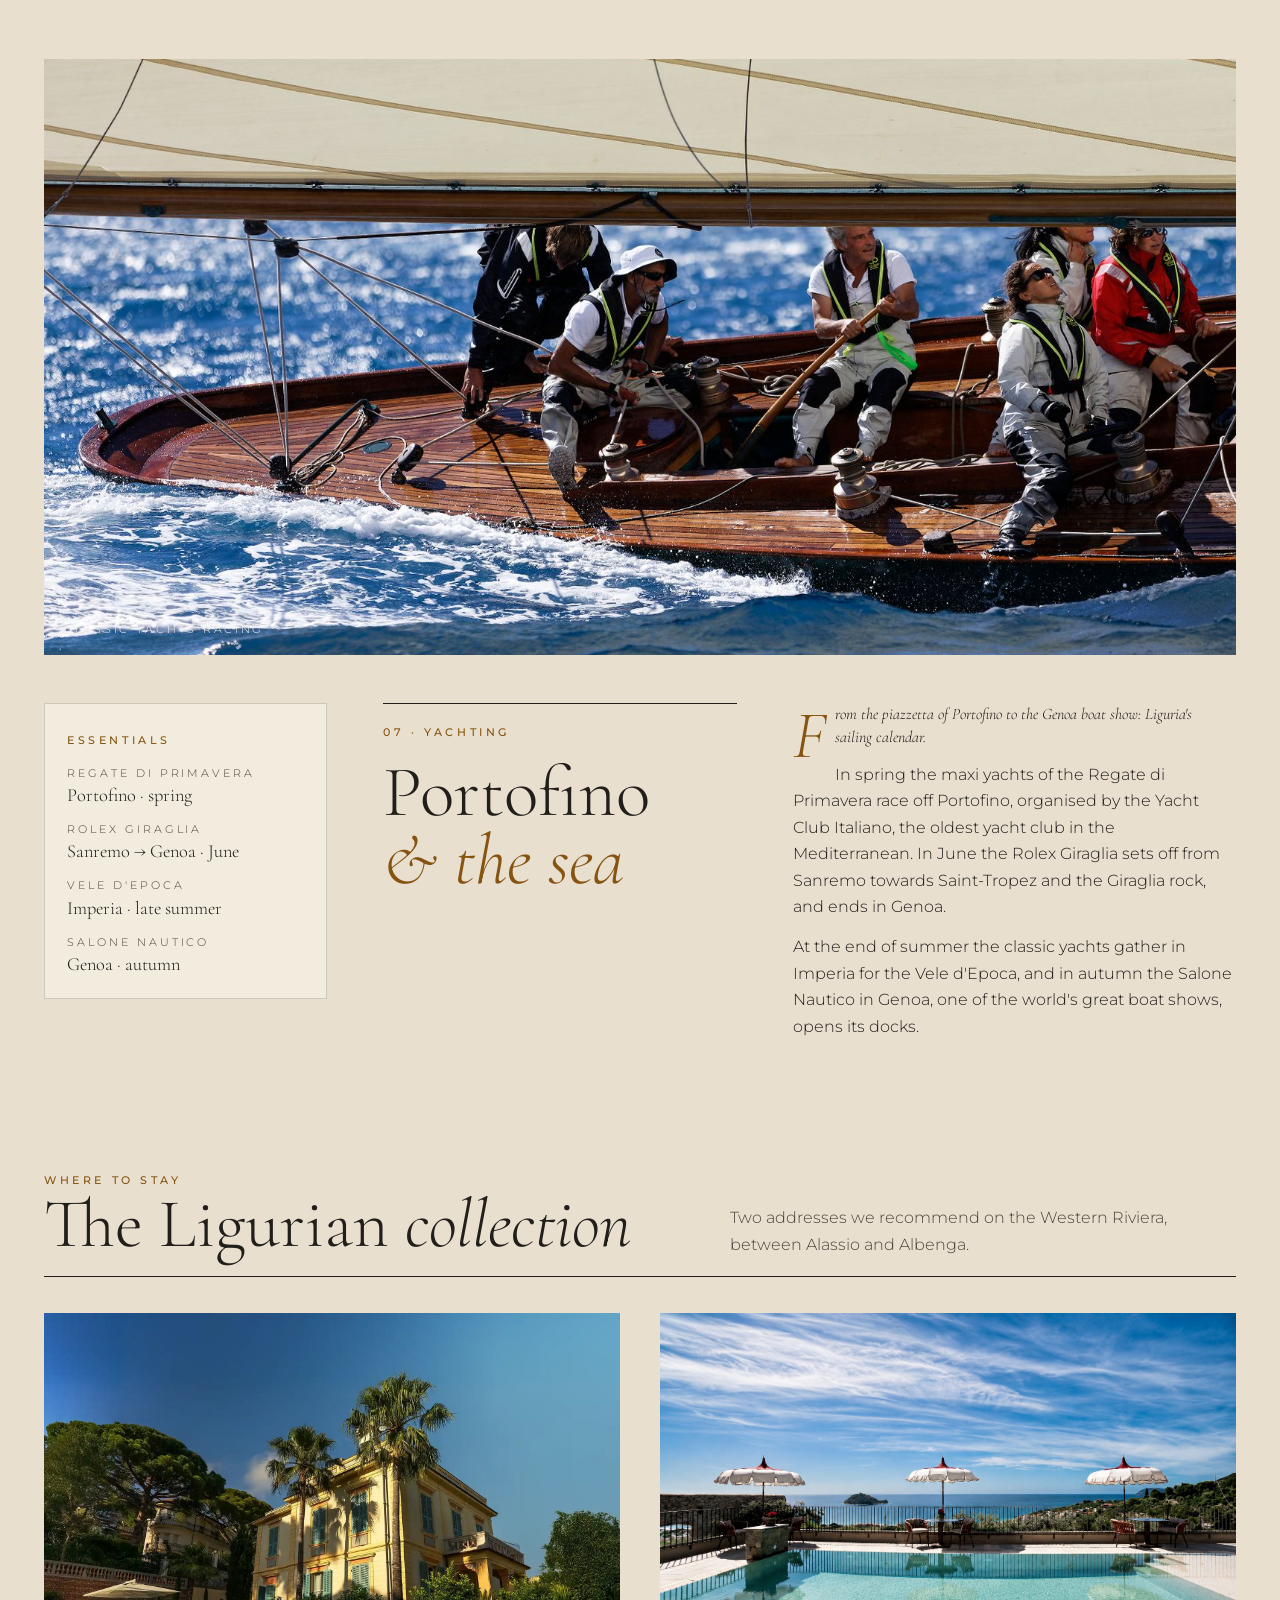
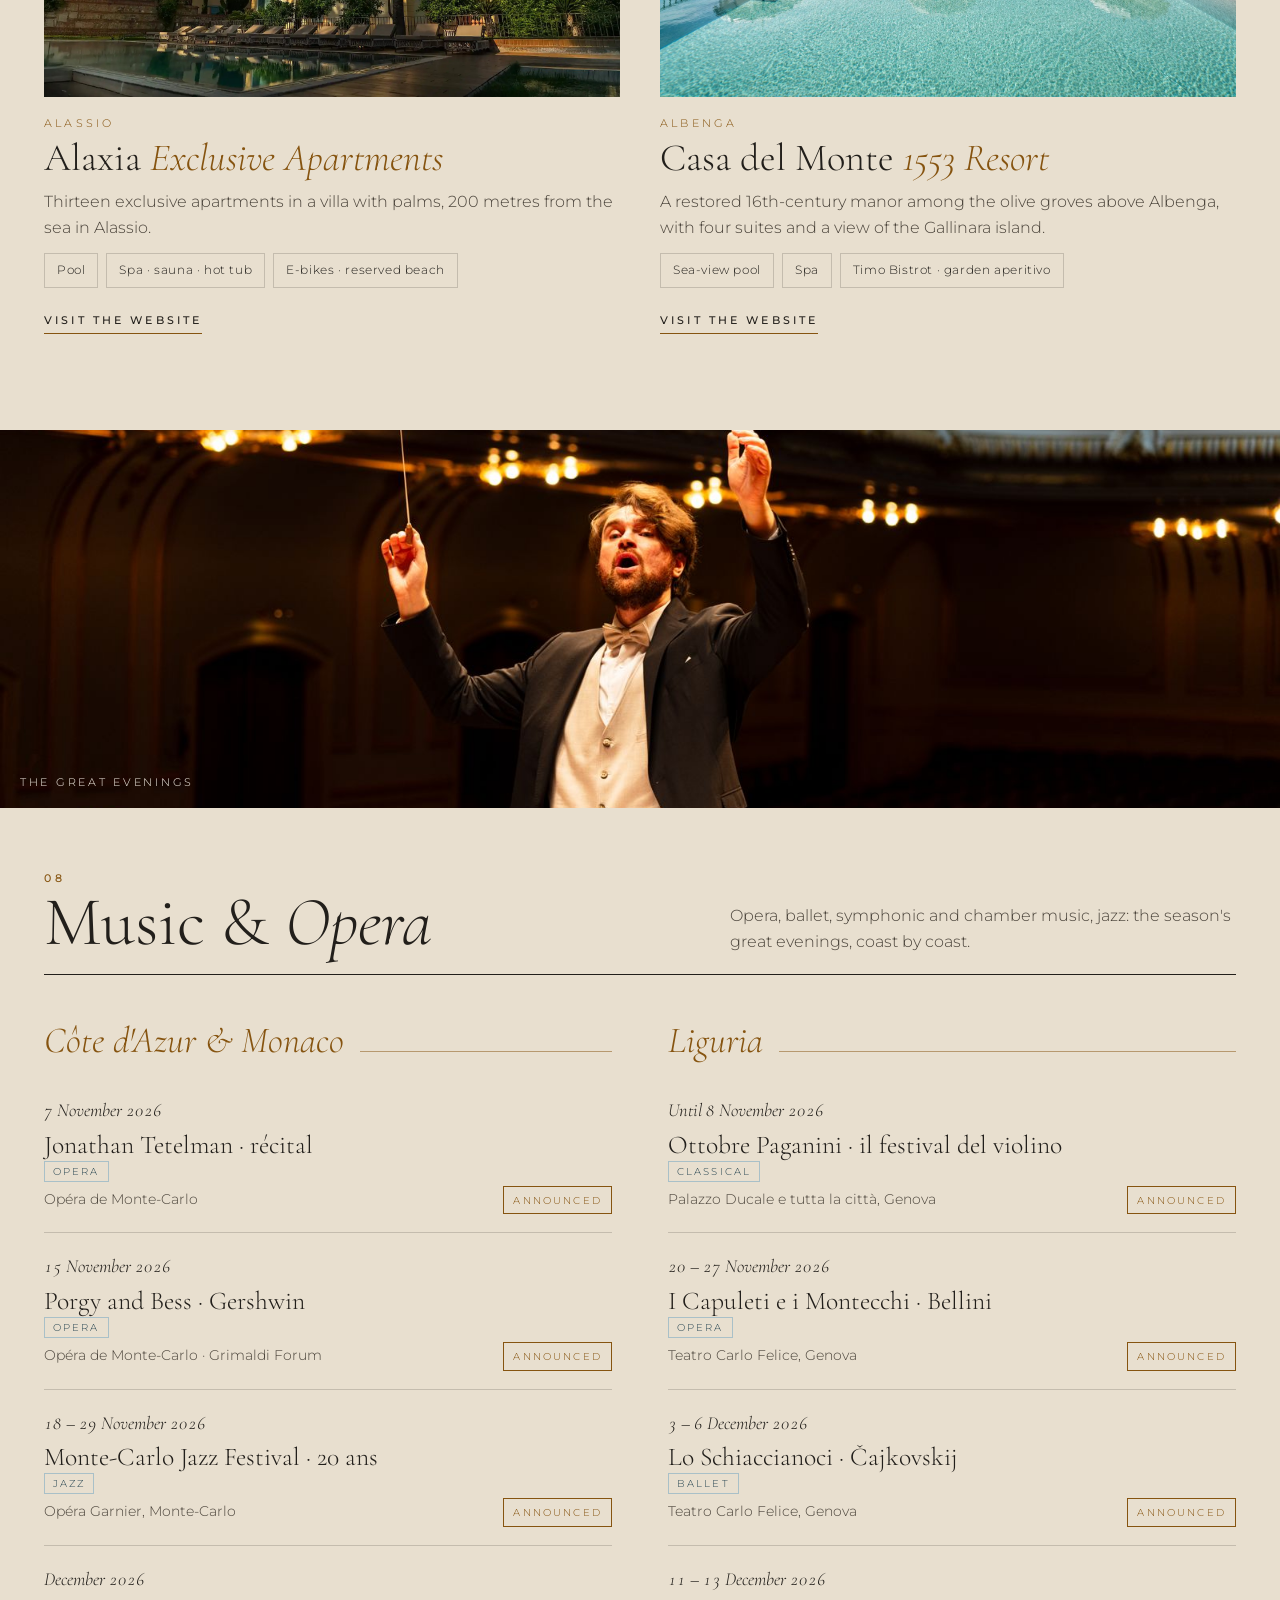
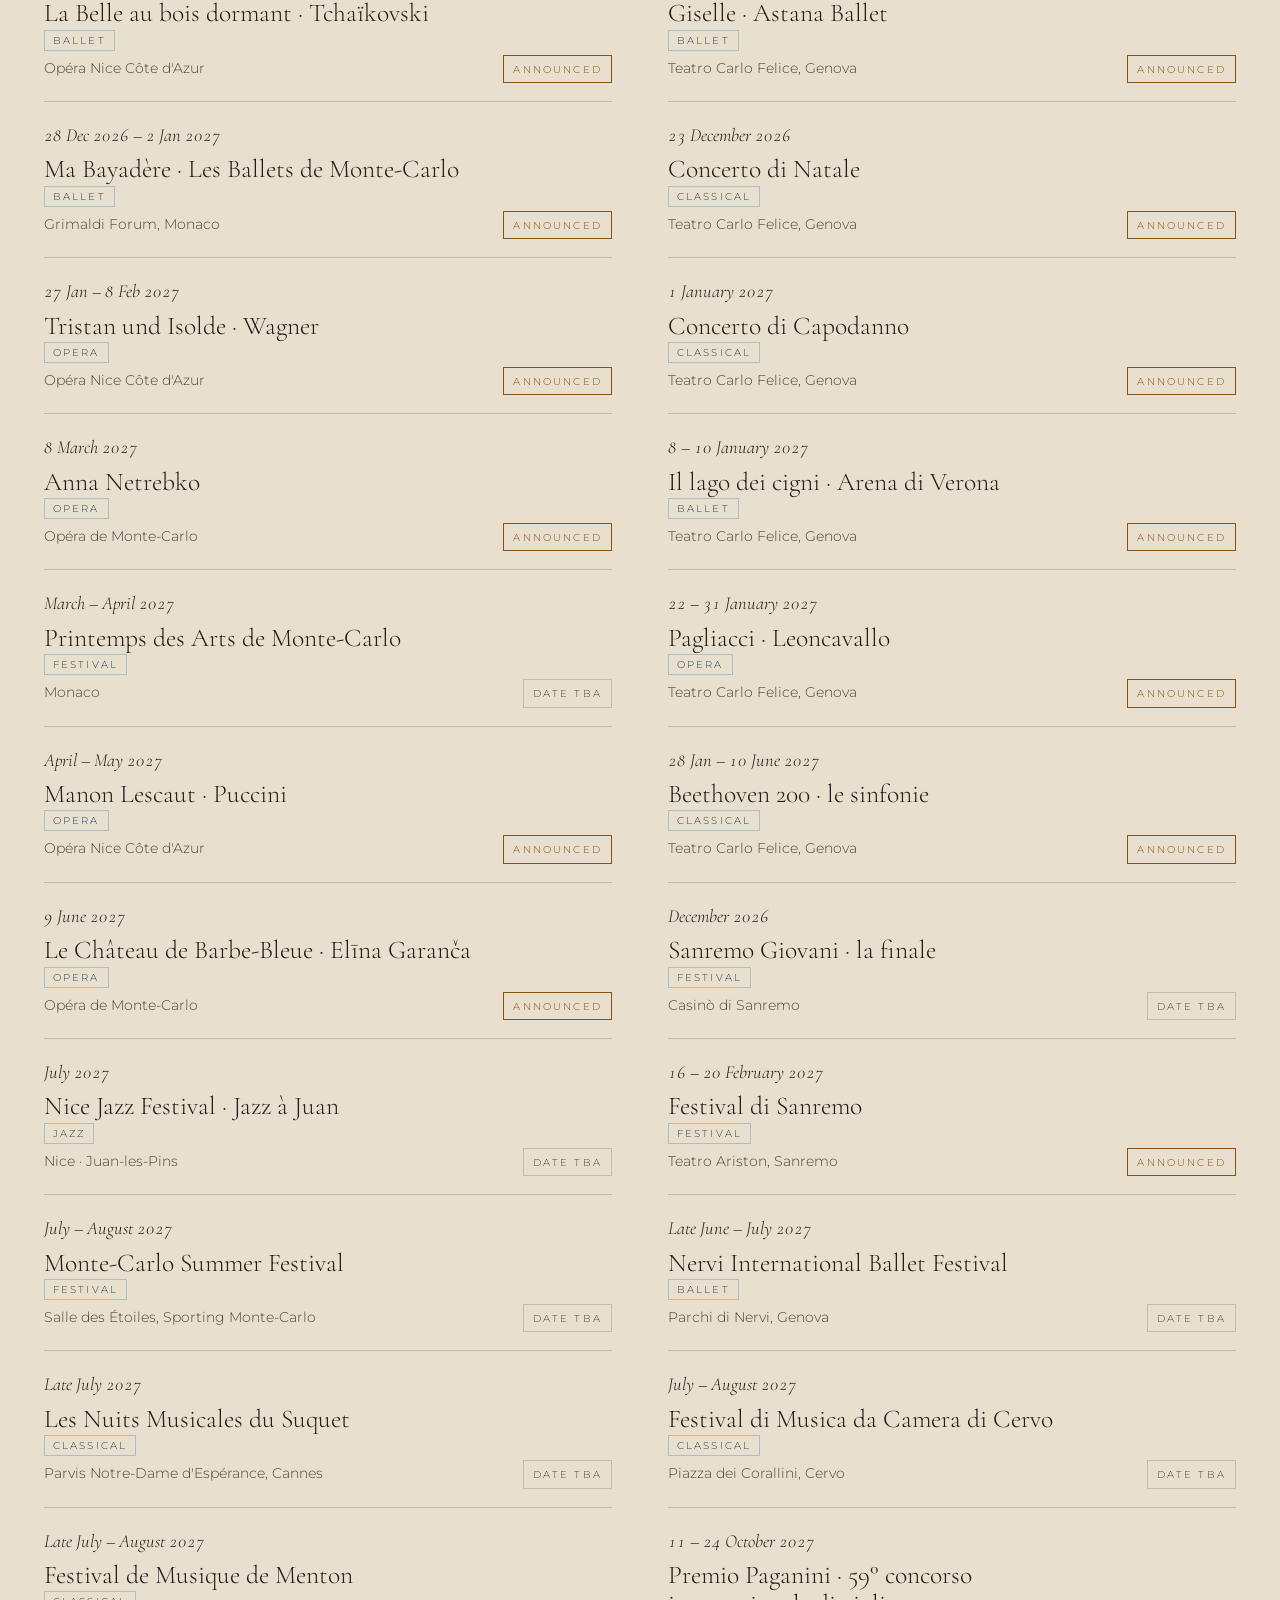
<file: luxury-site/magazine/index.html>
<!doctype html>
<html lang="en">
<head>
<meta charset="utf-8">
<meta name="viewport" content="width=device-width, initial-scale=1, viewport-fit=cover">
<title>Live the Riviera</title>
<meta name="description" content="The magazine of the Riviera's most exclusive season: Grand Prix de Monaco, Festival de Cannes, the Monte-Carlo galas, yachting and every Michelin-starred table.">
<link rel="preconnect" href="https://fonts.googleapis.com">
<link rel="preconnect" href="https://fonts.gstatic.com" crossorigin>
<link href="https://fonts.googleapis.com/css2?family=Cormorant+Garamond:ital,wght@0,300;0,400;0,500;1,300;1,400&family=Montserrat:wght@300;400;500&display=swap" rel="stylesheet">
<style>
  /* Rivista: pagine color avorio, nero inchiostro e oro; un solo aspetto, voluto */
  :root {
    /* stessa palette e caratteri del sito Riviera Rent Luxury */
    --ivory: #e8dfcf; --paper: #f2ecdf; --ink: #221f1b; --muted: #4b443b; --line: rgba(38,35,32,.18);
    --gold: #865410; --gold-soft: #d39a3e; --night: #284652; --sky: #a9c0c8;
    --display: "Cormorant Garamond", "Cormorant", Georgia, serif;
    --body: "Montserrat", system-ui, -apple-system, sans-serif;
    color-scheme: light;
  }
  * { box-sizing: border-box; }
  html { scroll-behavior: smooth; overflow-x: clip; }
  body { margin: 0; background: var(--ivory); color: var(--ink); font-family: var(--body); font-weight: 300; line-height: 1.65; -webkit-font-smoothing: antialiased; }
  img { max-width: 100%; display: block; }
  a { color: inherit; }
  .wrap { max-width: 1240px; margin: 0 auto; padding-left: max(24px, env(safe-area-inset-left, 0px)); padding-right: max(24px, env(safe-area-inset-right, 0px)); }
  .label { font-family: var(--body); font-weight: 500; font-size: .7rem; letter-spacing: .32em; text-transform: uppercase; }
  .gold { color: var(--gold); }
  h1, h2, h3 { font-family: var(--display); font-weight: 300; text-wrap: balance; margin: 0; }
  em { font-style: italic; }
  :focus-visible { outline: 1px solid var(--gold); outline-offset: 4px; }

  /* ---------- testata ---------- */
  .mast { position: sticky; top: env(safe-area-inset-top, 0px); z-index: 30; background: rgba(232,223,207,.94); backdrop-filter: blur(10px); -webkit-backdrop-filter: blur(10px); border-bottom: 1px solid var(--line); }
  body::before { content: ""; position: fixed; inset: 0 0 auto; height: env(safe-area-inset-top, 0px); background: var(--ivory); z-index: 31; }
  .mast .wrap { display: grid; grid-template-columns: 1fr auto 1fr; align-items: center; height: 64px; gap: 12px; }
  .mast .issue { color: var(--muted); }
  .brand { text-align: center; text-decoration: none; line-height: 1.05; display: inline-flex; align-items: center; gap: 10px; justify-self: center; }
  .brand img { width: 34px; height: 34px; }
  .brand > span:last-child { display: block; text-align: left; }
  .brand b { display: block; font-family: var(--display); font-weight: 500; font-size: 1.25rem; letter-spacing: .28em; }
  .brand span span { font-size: .6rem; letter-spacing: .5em; color: var(--gold); font-weight: 500; }
  .langs { justify-self: end; display: flex; gap: 2px; }
  .langs button { border: 0; background: none; font: 500 .72rem var(--body); letter-spacing: .2em; color: var(--muted); padding: 8px 8px; cursor: pointer; }
  .langs button.on { color: var(--ink); border-bottom: 1px solid var(--gold); }

  .brand b.rrname { font-family: var(--display); font-weight: 400; font-size: 1.55rem; letter-spacing: .04em; text-transform: none; }
  .brand b.rrname i { font-style: italic; color: var(--gold); }
  footer .rr-foot { color: #f7f2e8; }
  .rr-ico { width: 44px; height: 38px; color: var(--ink); flex: none; }
  .rr-ico use { stroke-width: 1; }
  footer .rr-ico { color: #f7f2e8; }
  .cover-rr { display: block; width: clamp(110px, 14vw, 170px); height: auto; margin: 0 auto 26px; color: #ffffff; filter: drop-shadow(0 1px 10px rgba(0,0,0,.6)); }
  .mast { position: relative !important; top: auto !important; }
  .mast .wrap { height: auto !important; padding-block: 14px 6px; }
  .mast .brand { display: block; }
  .mast-logo { display: block; width: clamp(140px, 15vw, 185px); height: auto; margin: 0 auto; }
  .cover-logo { font-style: normal; display: block; width: clamp(140px, 14vw, 190px); height: auto; margin: 10px auto 0; filter: drop-shadow(0 0 6px rgba(0,0,0,.7)) drop-shadow(0 1px 14px rgba(0,0,0,.5)); }
  .cover-rr-inline { width: 1em; height: 1.28em; margin-top: .5em; color: #d9b26f; flex: none; }
  /* ---------- scelta costa a due metà ---------- */
  .choose { display: grid; grid-template-columns: 1fr 1fr; }
  .choose .half { position: relative; isolation: isolate; min-height: clamp(380px, 70vh, 720px); display: flex; flex-direction: column; justify-content: flex-end; align-items: flex-start; gap: 8px; padding: clamp(28px, 4vw, 56px); color: #f7f2e8; text-decoration: none; overflow: hidden; }
  .choose .half img { position: absolute; inset: 0; width: 100%; height: 100%; object-fit: cover; z-index: -2; transition: transform 1.6s ease; }
  .choose .half::after { content: ""; position: absolute; inset: 0; z-index: -1; background: linear-gradient(180deg, rgba(10,10,12,.05) 30%, rgba(10,10,12,.78)); transition: background .6s; }
  .choose .half:hover img { transform: scale(1.04); }
  .choose .label { color: #f1dfb6; }
  .choose b { font-family: var(--display); font-weight: 300; font-style: italic; font-size: clamp(2.4rem, 5vw, 4.4rem); line-height: .95; }
  .choose small { font-size: .78rem; letter-spacing: .18em; text-transform: uppercase; color: rgba(247,242,232,.8); }
  .choose em { margin-top: 14px; font-style: normal; font: 500 .7rem var(--body); letter-spacing: .28em; text-transform: uppercase; border: 1px solid rgba(247,242,232,.7); padding: 12px 20px; transition: background .3s, color .3s; }
  .choose .half:hover em { background: #f7f2e8; color: var(--ink); }
  .choose .half + .half { border-left: 1px solid rgba(247,242,232,.25); }
  @media (max-width: 760px) { .choose { grid-template-columns: 1fr; } .choose .half { min-height: 52vh; } .choose .half + .half { border-left: 0; border-top: 1px solid rgba(247,242,232,.25); } }
  /* ---------- dove soggiornare in Liguria ---------- */
  .stays { padding-block: 40px 96px; }
  .stay-grid { display: grid; grid-template-columns: repeat(auto-fit, minmax(min(440px, 100%), 1fr)); gap: 40px; }
  .stay-card { display: block; text-decoration: none; color: inherit; }
  .stay-card img { width: 100%; aspect-ratio: 3 / 2; object-fit: cover; transition: transform 1.2s ease; }
  .stay-card:hover img { transform: scale(1.02); }
  .stay-card .pl { display: block; margin-top: 18px; font-size: .66rem; letter-spacing: .3em; text-transform: uppercase; color: var(--gold); }
  .stay-card b { display: block; font-family: var(--display); font-weight: 300; font-size: clamp(1.9rem, 3vw, 2.5rem); line-height: 1.05; margin: 6px 0 10px; }
  .stay-card b em { color: var(--gold); }
  .stay-card p { margin: 0 0 12px; color: var(--muted); max-width: 52ch; }
  .stay-card ul { list-style: none; margin: 0 0 18px; padding: 0; display: flex; flex-wrap: wrap; gap: 8px; }
  .stay-card li { border: 1px solid var(--line); padding: 6px 12px; font-size: .76rem; letter-spacing: .05em; }
  .stay-card .go { display: inline-block; font: 500 .7rem var(--body); letter-spacing: .28em; text-transform: uppercase; border-bottom: 1px solid var(--gold); padding-bottom: 6px; }
  /* ---------- copertina ---------- */
  .cover { position: relative; isolation: isolate; min-height: clamp(620px, 92vh, 980px); color: #f7f2e8; display: grid; overflow: hidden; background: var(--night); }
  .cover > img { position: absolute; inset: 0; width: 100%; height: 100%; object-fit: cover; z-index: -2; transform: scale(1.04); animation: slow 22s ease-in-out infinite alternate; }
  @keyframes slow { to { transform: scale(1.1); } }
  .cover::after { content: ""; position: absolute; inset: 0; z-index: -1; background: linear-gradient(180deg, rgba(10,10,12,.55), rgba(10,10,12,.05) 30%, rgba(10,10,12,.1) 55%, rgba(10,10,12,.82)); }
  .cover .wrap { display: grid; grid-template-rows: auto 1fr auto; padding-block: 34px 44px; width: 100%; }
  .cover-top { display: flex; justify-content: space-between; gap: 12px; flex-wrap: wrap; color: rgba(247,242,232,.85); }
  .cover h1 { align-self: center; font-size: clamp(3.6rem, 11vw, 10rem); line-height: .82; font-style: italic; letter-spacing: -.02em; text-align: center; }
  .cover h1 small { display: block; font-style: normal; font-family: var(--body); font-weight: 400; font-size: clamp(.8rem, 1.5vw, 1.05rem); letter-spacing: .32em; text-transform: uppercase; margin-top: 22px; color: #f1dfb6; text-shadow: 0 1px 12px rgba(0,0,0,.9), 0 0 2px rgba(0,0,0,.8); }
  .lines { display: grid; grid-template-columns: repeat(4, minmax(0, 1fr)); gap: 24px; border-top: 1px solid rgba(247,242,232,.35); padding-top: 20px; }
  .lines a { text-decoration: none; text-shadow: 0 1px 10px rgba(0,0,0,.7); }
  .lines b { display: block; font-family: var(--display); font-weight: 400; font-size: clamp(1.15rem, 2vw, 1.55rem); line-height: 1.15; }
  .lines span { font-size: .78rem; color: rgba(247,242,232,.75); letter-spacing: .04em; }

  /* ---------- sommario ---------- */
  .toc { padding-block: 96px 40px; display: grid; grid-template-columns: minmax(0, .9fr) minmax(0, 1.1fr); gap: 64px; }
  .toc h2 { font-size: clamp(2.6rem, 5vw, 4.2rem); line-height: 1; }
  .toc .letter { color: var(--muted); max-width: 46ch; margin-top: 22px; font-size: 1.02rem; }
  .toc .sign { font-family: var(--display); font-style: italic; font-size: 1.15rem; margin-top: 18px; color: var(--ink); }
  .toc ol { list-style: none; margin: 0; padding: 0; border-top: 1px solid var(--ink); }
  .toc li a { display: grid; grid-template-columns: 58px minmax(0, 1fr) auto; gap: 14px; align-items: baseline; padding: 18px 0; border-bottom: 1px solid var(--line); text-decoration: none; transition: padding .3s; }
  .toc li a:hover { padding-left: 8px; }
  .toc .n { font-family: var(--display); font-style: italic; color: var(--gold); font-size: 1.3rem; }
  .toc .t { font-family: var(--display); font-size: clamp(1.3rem, 2.3vw, 1.75rem); line-height: 1.15; }
  .toc .p { font-size: .72rem; letter-spacing: .25em; color: var(--muted); }

  /* ---------- servizi (feature) ---------- */
  .feature { padding-block: 72px; }
  .feature .hero-img { position: relative; overflow: hidden; aspect-ratio: 16 / 8; max-height: 78vh; width: 100%; }
  .feature .hero-img img { width: 100%; height: 100%; object-fit: cover; transition: transform 1.6s ease; }
  .feature:hover .hero-img img { transform: scale(1.03); }
  .feature .hero-img figcaption { position: absolute; left: 20px; bottom: 16px; color: #f7f2e8; font-size: .68rem; letter-spacing: .25em; text-transform: uppercase; }
  .story { display: grid; grid-template-columns: minmax(0, 1fr) minmax(0, 1.25fr) minmax(0, .8fr); gap: 56px; margin-top: 48px; align-items: start; }
  .story .kick { border-top: 1px solid var(--ink); padding-top: 14px; }
  .story h2 { font-size: clamp(2.8rem, 5.6vw, 5rem); line-height: .95; margin-top: 14px; }
  .story h2 em { color: var(--gold); }
  .story .dek { font-family: var(--display); font-style: italic; font-size: 1.3rem; line-height: 1.4; margin: 0 0 18px; }
  .story .body p { margin: 0 0 14px; font-size: 1rem; max-width: 62ch; }
  .story .body p:first-of-type::first-letter { font-family: var(--display); float: left; font-size: 4.2rem; line-height: .8; padding: 6px 10px 0 0; color: var(--gold); }
  .facts { border: 1px solid var(--line); background: var(--paper); padding: 22px; }
  .facts dl { margin: 12px 0 0; display: grid; gap: 14px; }
  .facts dt { font-size: .66rem; letter-spacing: .28em; text-transform: uppercase; color: var(--muted); }
  .facts dd { margin: 2px 0 0; font-family: var(--display); font-size: 1.15rem; line-height: 1.25; }
  .feature.reverse .story { grid-template-columns: minmax(0, .8fr) minmax(0, 1fr) minmax(0, 1.25fr); }
  .feature.reverse .facts { order: -1; }
  .split { display: grid; grid-template-columns: minmax(0, 1fr) minmax(0, 1fr); gap: 0; background: var(--night); color: #f2ece0; }
  .split img { width: 100%; height: 100%; object-fit: cover; min-height: 520px; }
  .split .txt { padding: clamp(32px, 6vw, 80px); display: flex; flex-direction: column; justify-content: center; gap: 22px; }
  .split h2 { font-size: clamp(2.6rem, 5vw, 4.4rem); line-height: .98; }
  .split h2 em { color: var(--gold-soft); }
  .gala { border-top: 1px solid rgba(242,236,224,.25); padding-top: 18px; }
  .gala h3 { font-size: 1.7rem; line-height: 1.1; }
  .gala .when { color: var(--gold-soft); }
  .gala p { margin: 6px 0 0; color: rgba(242,236,224,.78); font-size: .96rem; }

  /* ---------- pubblicità ---------- */
  .ad { margin-block: 40px; border: 1px solid var(--line); background: repeating-linear-gradient(135deg, var(--paper) 0 14px, #f6f1e7 14px 28px); min-height: 260px; display: grid; place-items: center; text-align: center; padding: 36px 20px; position: relative; }
  .ad .label { position: absolute; top: 12px; left: 16px; color: var(--muted); }
  .ad b { font-family: var(--display); font-weight: 400; font-style: italic; font-size: clamp(2rem, 4vw, 3.2rem); line-height: 1; display: block; }
  .ad p { margin: 10px auto 18px; color: var(--muted); max-width: 48ch; }
  .btn { display: inline-flex; align-items: center; gap: 12px; padding: 14px 26px; border: 1px solid var(--ink); text-decoration: none; font: 500 .72rem var(--body); letter-spacing: .28em; text-transform: uppercase; transition: background .3s, color .3s; background: transparent; color: var(--ink); cursor: pointer; }
  .btn:hover { background: var(--ink); color: var(--ivory); }
  .btn.light { border-color: #f2ece0; color: #f2ece0; }
  .btn.light:hover { background: #f2ece0; color: var(--ink); }

  /* ---------- calendario ---------- */
  .season { padding-block: 96px; }
  .sec-head { display: flex; justify-content: space-between; align-items: end; gap: 24px; flex-wrap: wrap; margin-bottom: 36px; border-bottom: 1px solid var(--ink); padding-bottom: 18px; }
  .sec-head h2 { font-size: clamp(2.6rem, 5.4vw, 4.6rem); line-height: .95; }
  .sec-head p { margin: 0; color: var(--muted); max-width: 46ch; }
  .cal { list-style: none; margin: 0; padding: 0; }
  .cal li { display: grid; grid-template-columns: 170px minmax(0, 1fr) minmax(0, .55fr) 120px; gap: 20px; align-items: baseline; padding: 18px 0; border-bottom: 1px solid var(--line); }
  .cal .d { font-family: var(--display); font-style: italic; font-size: 1.15rem; font-variant-numeric: tabular-nums; }
  .cal .e { font-family: var(--display); font-size: clamp(1.25rem, 2.2vw, 1.6rem); line-height: 1.15; }
  .cal .e small { display: block; font-family: var(--body); font-size: .85rem; color: var(--muted); margin-top: 2px; }
  .cal .w { font-size: .9rem; color: var(--muted); }
  .cal .s { justify-self: end; font-size: .62rem; letter-spacing: .22em; text-transform: uppercase; padding: 5px 9px; border: 1px solid var(--gold); color: var(--gold); white-space: nowrap; }
  .cal .s.tba { border-color: var(--line); color: var(--muted); }

  /* ---------- tavole stellate ---------- */
  .stars { padding-block: 96px; background: var(--paper); border-block: 1px solid var(--line); }
  .three { display: grid; grid-template-columns: minmax(0, 1fr) minmax(0, 1fr); gap: 28px; margin-bottom: 48px; }
  .three article { position: relative; isolation: isolate; color: #f5efe3; min-height: 420px; display: flex; flex-direction: column; justify-content: flex-end; padding: 30px; overflow: hidden; }
  .three img { position: absolute; inset: 0; width: 100%; height: 100%; object-fit: cover; z-index: -2; }
  .three article::after { content: ""; position: absolute; inset: 0; z-index: -1; background: linear-gradient(transparent 30%, rgba(10,10,12,.85)); }
  .three .st { color: var(--gold-soft); letter-spacing: .2em; font-size: 1.1rem; }
  .three h3 { font-size: clamp(2.2rem, 4vw, 3.2rem); line-height: 1; margin: 8px 0 6px; }
  .three p { margin: 0; color: rgba(245,239,227,.82); max-width: 46ch; }
  .filters { display: flex; flex-wrap: wrap; gap: 8px; margin-bottom: 26px; }
  .filters button { border: 1px solid var(--line); background: transparent; padding: 9px 16px; font: 500 .7rem var(--body); letter-spacing: .22em; text-transform: uppercase; color: var(--muted); cursor: pointer; }
  .filters button.on { border-color: var(--ink); color: var(--ink); background: var(--ivory); }
  .tables { display: grid; grid-template-columns: repeat(auto-fill, minmax(min(270px, 100%), 1fr)); gap: 0 32px; }
  .tables a { display: grid; grid-template-columns: minmax(0, 1fr) auto; gap: 4px 12px; padding: 16px 0; border-bottom: 1px solid var(--line); text-decoration: none; transition: padding .25s; }
  .tables a:hover { padding-left: 6px; }
  .tables b { font-family: var(--display); font-weight: 400; font-size: 1.3rem; line-height: 1.15; }
  .tables i { font-style: normal; color: var(--gold); letter-spacing: .15em; white-space: nowrap; }
  .tables span { grid-column: 1 / -1; font-size: .85rem; color: var(--muted); }
  .source { margin-top: 26px; font-size: .82rem; color: var(--muted); }

  /* ---------- soggiorno e media kit ---------- */
  .stay { position: relative; isolation: isolate; color: #f5efe3; padding-block: clamp(90px, 14vw, 170px); text-align: center; overflow: hidden; }
  .stay img { position: absolute; inset: 0; width: 100%; height: 100%; object-fit: cover; z-index: -2; }
  .stay::after { content: ""; position: absolute; inset: 0; z-index: -1; background: rgba(12,12,14,.55); }
  .stay h2 { font-size: clamp(2.8rem, 7vw, 6rem); line-height: .95; font-style: italic; }
  .stay p { max-width: 54ch; margin: 18px auto 30px; color: rgba(245,239,227,.88); font-size: 1.05rem; }
  .collection { padding-block: 96px; }
  .homes { display: grid; gap: 56px; }
  .home { display: grid; grid-template-columns: minmax(0, 1.25fr) minmax(0, 1fr); gap: 44px; align-items: center; }
  .home:nth-child(even) .home-img { order: 2; }
  .home-img { padding: 14px; background: var(--paper); border: 1px solid var(--line); }
  .home-img img { width: 100%; aspect-ratio: 3 / 2; object-fit: cover; }
  .home .num { font-family: var(--display); font-style: italic; color: var(--gold); font-size: 1.4rem; }
  .home h3 { font-size: clamp(2.2rem, 4vw, 3.4rem); line-height: 1; margin: 4px 0 6px; }
  .home h3 em { color: var(--gold); }
  .home .place { font-size: .7rem; letter-spacing: .32em; text-transform: uppercase; color: var(--muted); margin: 0 0 14px; }
  .home p { margin: 0 0 16px; max-width: 48ch; }
  .facts-list { list-style: none; margin: 0 0 22px; padding: 0; display: flex; flex-wrap: wrap; gap: 8px; }
  .facts-list li { border: 1px solid var(--line); padding: 6px 12px; font-size: .78rem; letter-spacing: .06em; }
  .concierge { background: var(--night); color: var(--ivory); padding-block: 96px; }
  .concierge .sec-head { border-color: rgba(232,223,207,.4); }
  .concierge .sec-head p { color: rgba(232,223,207,.8); }
  .concierge h2 em { color: var(--gold-soft); }
  .services { list-style: none; margin: 0; padding: 0; display: grid; grid-template-columns: repeat(auto-fill, minmax(min(280px, 100%), 1fr)); gap: 0 36px; }
  .services li { border-top: 1px solid rgba(232,223,207,.22); padding: 20px 0 24px; }
  .services .n { font-family: var(--display); font-style: italic; color: var(--gold-soft); font-size: 1.2rem; }
  .services b { display: block; font-family: var(--display); font-weight: 400; font-size: 1.6rem; line-height: 1.1; margin: 2px 0 6px; }
  .services p { margin: 0; color: rgba(232,223,207,.78); font-size: .92rem; }
  .sites { display: flex; flex-wrap: wrap; gap: 14px; margin-top: 36px; }
  @media (max-width: 980px) { .home { grid-template-columns: minmax(0, 1fr); gap: 20px; } .home:nth-child(even) .home-img { order: 0; } }
  .kit { padding-block: 96px; }
  .formats { display: grid; grid-template-columns: repeat(auto-fit, minmax(min(220px, 100%), 1fr)); gap: 0; border-top: 1px solid var(--ink); }
  .formats div { padding: 26px 22px 26px 0; border-bottom: 1px solid var(--line); min-width: 0; }
  .formats .n { font-family: var(--display); font-style: italic; color: var(--gold); font-size: 1.2rem; }
  .formats h3 { font-size: 1.6rem; line-height: 1.1; margin: 4px 0 6px; }
  .formats p { margin: 0; color: var(--muted); font-size: .94rem; }
  .kit .cta { margin-top: 40px; display: flex; flex-wrap: wrap; gap: 20px; align-items: center; justify-content: space-between; border: 1px solid var(--ink); padding: 28px; }
  .kit .cta p { margin: 0; font-family: var(--display); font-size: clamp(1.4rem, 2.6vw, 2rem); line-height: 1.2; max-width: 30ch; }


  /* ---------- scelta della costa ---------- */
  .coast { display: flex; flex-wrap: wrap; justify-content: center; gap: 0; border: 1px solid var(--ink); width: fit-content; max-width: 100%; margin: 0 auto; }
  .coast button { border: 0; background: transparent; padding: 15px 26px; font: 500 .72rem var(--body); letter-spacing: .26em; text-transform: uppercase; color: var(--ink); cursor: pointer; transition: background .3s, color .3s; }
  .coast button + button { border-left: 1px solid var(--ink); }
  .coast button.on { background: var(--ink); color: var(--ivory); }
  .coast-wrap { padding-block: 10px 40px; text-align: center; }
  .coast-wrap .label { display: block; color: var(--muted); margin-bottom: 14px; }
  body[data-region="azur"] [data-region="lig"], body[data-region="lig"] [data-region="azur"] { display: none !important; }
  /* ---------- apertura dei capitoli ---------- */
  .chapter { position: relative; isolation: isolate; min-height: clamp(380px, 62vh, 640px); display: grid; place-items: center; text-align: center; color: #f7f2e8; overflow: hidden; margin-top: 40px; }
  .chapter > img { position: absolute; inset: 0; width: 100%; height: 100%; object-fit: cover; z-index: -2; }
  .chapter::after { content: ""; position: absolute; inset: 0; z-index: -1; background: linear-gradient(180deg, rgba(10,10,12,.35), rgba(10,10,12,.62)); }
  .chapter .label { color: #f1dfb6; }
  .chapter h2 { font-size: clamp(3rem, 9vw, 7.4rem); line-height: .9; font-style: italic; margin-top: 14px; text-shadow: 0 2px 24px rgba(0,0,0,.45); }
  .chapter p { max-width: 52ch; margin: 18px auto 0; padding-inline: 24px; color: rgba(247,242,232,.9); }
  /* ---------- blocchi per costa ---------- */
  .block + .block { margin-top: 56px; }
  .block-head { display: flex; align-items: baseline; gap: 16px; margin-bottom: 6px; }
  .block-head h3 { font-size: clamp(1.7rem, 3vw, 2.3rem); font-style: italic; color: var(--gold); white-space: nowrap; }
  .block-head::after { content: ""; flex: 1; border-top: 1px solid var(--gold); opacity: .5; }
  /* ---------- musica ---------- */
  .music { padding-block: 0 96px; }
  .music .banner { position: relative; height: clamp(260px, 42vh, 460px); overflow: hidden; margin-bottom: 56px; }
  .music .banner img { width: 100%; height: 100%; object-fit: cover; }
  .music .banner figcaption { position: absolute; left: 20px; bottom: 16px; color: #f7f2e8; font-size: .68rem; letter-spacing: .25em; text-transform: uppercase; }
  .gen { display: inline-block; font-size: .6rem; letter-spacing: .22em; text-transform: uppercase; color: var(--night); border: 1px solid var(--sky); padding: 4px 8px; white-space: nowrap; }
  .cal .e a { text-decoration: none; border-bottom: 1px solid transparent; transition: border-color .3s; }
  .cal .e a:hover { border-color: var(--gold); }
  .tables-block { margin-bottom: 8px; }

  .places { display: grid; grid-template-columns: repeat(auto-fill, minmax(min(300px, 100%), 1fr)); gap: 0 32px; }
  .places a { display: block; padding: 18px 0; border-bottom: 1px solid var(--line); text-decoration: none; transition: padding .25s; }
  .places a:hover { padding-left: 6px; }
  .places b { display: block; font-family: var(--display); font-weight: 400; font-size: 1.35rem; line-height: 1.15; }
  .places .pl { display: block; font-size: .64rem; letter-spacing: .24em; text-transform: uppercase; color: var(--gold); margin: 4px 0 6px; }
  .places p { margin: 0; font-size: .9rem; color: var(--muted); }
  /* due coste affiancate: Costa Azzurra a sinistra, Liguria a destra */
  #musicList, #cal, #tablesList, #clubsList, #artList, #golfList { display: grid; grid-template-columns: repeat(auto-fit, minmax(min(460px, 100%), 1fr)); gap: 40px 56px; align-items: start; }
  #musicList .block + .block, #cal .block + .block, #tablesList .block + .block, #clubsList .block + .block, #artList .block + .block, #golfList .block + .block { margin-top: 0; }
  @media (min-width: 981px) {
    #musicList .cal li, #cal .cal li { grid-template-columns: minmax(0, 1fr) auto; gap: 4px 12px; }
    #musicList .cal .d, #cal .cal .d { grid-column: 1 / -1; }
    #musicList .cal .w, #cal .cal .w { grid-column: 1; }
    #tablesList .tables, #clubsList .places, #artList .places, #golfList .places { grid-template-columns: minmax(0, 1fr); }
  }
  footer { background: var(--night); color: #bdb4a5; padding-block: 64px 48px; font-size: .86rem; }
  footer .wrap { display: grid; grid-template-columns: minmax(0, 1.2fr) minmax(0, 1fr); gap: 40px; }
  footer .brand { text-align: left; color: #f2ece0; }
  footer p { margin: 10px 0 0; max-width: 56ch; }

  .reveal { animation: up 1s ease both; }
  @keyframes up { from { opacity: 0; transform: translateY(16px); } }
  @media (prefers-reduced-motion: reduce) { *, *::before, *::after { animation: none !important; transition: none !important; } }

  @media (max-width: 980px) {
    .toc, .split, .three, footer .wrap { grid-template-columns: minmax(0, 1fr); }
    .story, .feature.reverse .story { grid-template-columns: minmax(0, 1fr); gap: 26px; }
    .feature.reverse .facts { order: 0; }
    .lines { grid-template-columns: repeat(2, minmax(0, 1fr)); }
    .coast button { padding: 13px 16px; letter-spacing: .18em; }
    .cal li { grid-template-columns: minmax(0, 1fr) auto; gap: 4px 12px; }
    .cal .d { grid-column: 1 / -1; }
    .cal .w { grid-column: 1; }
    .split img { min-height: 320px; }
    .feature .hero-img { aspect-ratio: 4 / 3; }
  }
  @media (max-width: 560px) {
    .mast .issue { display: none; }
    .mast .wrap { grid-template-columns: 1fr auto; }
    .brand { text-align: left; }
    .brand b { font-size: 1.02rem; letter-spacing: .2em; }
    .lines { grid-template-columns: minmax(0, 1fr); gap: 14px; }
    .cover h1 { font-size: clamp(3.2rem, 15vw, 5rem); }
    .coast { width: 100%; }
    .coast button { flex: 1 1 100%; }
    .coast button + button { border-left: 0; border-top: 1px solid var(--ink); }
    .block-head h3 { white-space: normal; }
  }
</style>
</head>
<body>
<svg width="0" height="0" style="position:absolute" aria-hidden="true"><defs>
  <symbol id="rr" viewBox="-2 -2 242 206" overflow="visible"><g fill="none" stroke="currentColor" stroke-width="2" stroke-linecap="round" stroke-linejoin="round" vector-effect="non-scaling-stroke"><path d="M10 0 V200 M10 0 H58 C96 0 112 22 112 52 C112 82 96 104 58 104 H10 M56 104 C80 140 96 172 108 190 C114 199 124 203 136 199" vector-effect="non-scaling-stroke"/><path d="M10 0 V200 M10 0 H58 C96 0 112 22 112 52 C112 82 96 104 58 104 H10 M56 104 C80 140 96 172 108 190 C114 199 124 203 136 199" transform="translate(100 0)" vector-effect="non-scaling-stroke"/></g></symbol>
  <symbol id="rrThin" viewBox="-2 -2 242 206" overflow="visible"><g fill="none" stroke="currentColor" stroke-width=".8" stroke-linecap="round" stroke-linejoin="round" vector-effect="non-scaling-stroke"><path d="M10 0 V200 M10 0 H58 C96 0 112 22 112 52 C112 82 96 104 58 104 H10 M56 104 C80 140 96 172 108 190 C114 199 124 203 136 199" vector-effect="non-scaling-stroke"/><path d="M10 0 V200 M10 0 H58 C96 0 112 22 112 52 C112 82 96 104 58 104 H10 M56 104 C80 140 96 172 108 190 C114 199 124 203 136 199" transform="translate(100 0)" vector-effect="non-scaling-stroke"/></g></symbol>
  <linearGradient id="rrFade" x1="0" y1="0" x2="0" y2="1"><stop offset="0" stop-color="#fff" stop-opacity=".55"/><stop offset=".75" stop-color="#fff" stop-opacity="0"/></linearGradient>
  <mask id="rrMask" maskContentUnits="objectBoundingBox"><rect width="1" height="1" fill="url(#rrFade)"/></mask>
  <symbol id="hairRR" viewBox="-2 -2 242 206" overflow="visible"><path d="M10 0 V200 M10 0 H58 C96 0 112 22 112 52 C112 82 96 104 58 104 H10 M56 104 C80 140 96 172 108 190 C114 199 124 203 136 199" fill="none" stroke="currentColor" stroke-width="1.1" stroke-linecap="round" stroke-linejoin="round"/><path d="M10 0 V200 M10 0 H58 C96 0 112 22 112 52 C112 82 96 104 58 104 H10 M56 104 C80 140 96 172 108 190 C114 199 124 203 136 199" transform="translate(100 0)" fill="none" stroke="currentColor" stroke-width="1.1" stroke-linecap="round" stroke-linejoin="round"/></symbol>
  <symbol id="hairRRc" viewBox="-2 -2 242 206" overflow="visible"><path d="M10 0 V200 M10 0 H58 C96 0 112 22 112 52 C112 82 96 104 58 104 H10 M56 104 C80 140 96 172 108 190 C114 199 124 203 136 199" fill="none" stroke="currentColor" stroke-width="7" stroke-linecap="round" stroke-linejoin="round"/><path d="M10 0 V200 M10 0 H58 C96 0 112 22 112 52 C112 82 96 104 58 104 H10 M56 104 C80 140 96 172 108 190 C114 199 124 203 136 199" transform="translate(100 0)" fill="none" stroke="currentColor" stroke-width="7" stroke-linecap="round" stroke-linejoin="round"/></symbol>
  <symbol id="hairRRb" viewBox="-2 -2 242 206" overflow="visible"><path d="M10 0 V200 M10 0 H58 C96 0 112 22 112 52 C112 82 96 104 58 104 H10 M56 104 C80 140 96 172 108 190 C114 199 124 203 136 199" fill="none" stroke="currentColor" stroke-width="2.6" stroke-linecap="round" stroke-linejoin="round"/><path d="M10 0 V200 M10 0 H58 C96 0 112 22 112 52 C112 82 96 104 58 104 H10 M56 104 C80 140 96 172 108 190 C114 199 124 203 136 199" transform="translate(100 0)" fill="none" stroke="currentColor" stroke-width="2.6" stroke-linecap="round" stroke-linejoin="round"/></symbol>
</defs></svg>

<header class="mast">
  <div class="wrap">
    <a class="issue label homeLink" href="../index.html" style="text-decoration:none">← Riviera Rent Luxury</a>
    <a class="brand homeLink" href="../index.html"><svg viewBox="0 0 400 460" class="mast-logo" aria-label="RRluxury.fr">
          <defs><linearGradient id="hfM" x1="0" y1="0" x2="0" y2="1"><stop offset="0" stop-color="#e8dfcf" stop-opacity="0"/><stop offset="1" stop-color="#e8dfcf" stop-opacity="1"/></linearGradient></defs>
          <use href="#hairRR" x="100" y="30" width="200" height="170.2" style="color:#0e0d0c" opacity="1"/>
          <line x1="60" y1="208" x2="340" y2="208" stroke="#9a7b47" stroke-width=".5"/>
          <use href="#hairRR" x="100" y="216" width="200" height="170.2" style="color:#0e0d0c" opacity="0.35" transform="translate(0 602.2479338842975) scale(1 -1)"/>
          <rect x="0" y="210" width="400" height="180" fill="url(#hfM)"/>
          <text x="200" y="404" text-anchor="middle" font-weight="300" font-size="20" letter-spacing="12" fill="#0e0d0c">LUXURY</text>
          <text x="200" y="448" text-anchor="middle" font-weight="400" font-size="15" letter-spacing="5" fill="#0e0d0c">rrluxury.fr</text>
        </svg></a>
    <div class="langs" role="group" aria-label="Language">
      <button data-lang="en">EN</button><button data-lang="fr">FR</button><button data-lang="it">IT</button>
    </div>
  </div>
</header>

<!-- ============ COPERTINA ============ -->
<section class="cover" id="top">
  <img src="foto/monaco-crepuscolo.jpg" alt="Port Hercule, Monaco, al crepuscolo">
  <div class="wrap">
    <div class="cover-top"><span class="label" data-t="coverKicker"></span><span class="label" data-t="issue"></span></div>
    <h1>Live the Riviera<small style="text-transform:none;letter-spacing:.22em;display:flex;align-items:center;justify-content:center;gap:.6em">by <svg class="cover-rr-inline" viewBox="-6 -6 254 310" aria-hidden="true"><defs><linearGradient id="ciF" x1="0" y1="0" x2="0" y2="1"><stop offset="0" stop-color="#fff" stop-opacity=".45"/><stop offset=".45" stop-color="#fff" stop-opacity="0"/></linearGradient><mask id="ciM" maskUnits="userSpaceOnUse" x="-10" y="212" width="270" height="200"><rect x="-10" y="212" width="270" height="200" fill="url(#ciF)"/></mask></defs><use href="#hairRRc" width="242" height="206"/><line x1="-6" y1="212" x2="248" y2="212" stroke="currentColor" stroke-width="5" opacity=".8"/><g mask="url(#ciM)"><use href="#hairRRc" width="242" height="206" transform="translate(0 424) scale(1 -1)"/></g></svg> rrluxury.fr</small></h1>
    <nav class="lines">
      <a href="#gp"><b data-t="l1"></b><span data-t="l1s"></span></a>
      <a href="#cannes"><b data-t="l2"></b><span data-t="l2s"></span></a>
      <a href="#sanremo"><b data-t="l3"></b><span data-t="l3s"></span></a>
      <a href="#music"><b data-t="l4"></b><span data-t="l4s"></span></a>
    </nav>
  </div>
</section>


<!-- ============ SCEGLI LA COSTA: due metà affiancate ============ -->
<section class="choose" id="choose">
  <a class="half" href="#azur" data-r="azur">
    <img src="foto/monaco-crepuscolo.jpg" alt="" loading="lazy">
    <span class="label" data-t="partI"></span>
    <b data-t="coastAzur"></b>
    <small>Monaco · Cannes · Nice · Menton</small>
    <em data-t="enter"></em>
  </a>
  <a class="half" href="#liguria" data-r="lig">
    <img src="foto/portofino-yacht.jpg" alt="" loading="lazy">
    <span class="label" data-t="partII"></span>
    <b data-t="coastLig"></b>
    <small>Portofino · Genova · Sanremo · Alassio</small>
    <em data-t="enter"></em>
  </a>
</section>

<!-- ============ SOMMARIO E LETTERA ============ -->
<section class="wrap toc reveal">
  <div>
    <span class="label gold" data-t="editorLabel"></span>
    <h2 data-t="editorTitle"></h2>
    <p class="letter" data-t="editorText"></p>
    <p class="sign">— RRluxury.fr</p>
  </div>
  <ol>
    <li><a href="#azur"><span class="n">I</span><span class="t" data-t="partAzur"></span><span class="p label">01 — 04</span></a></li>
    <li><a href="#gp"><span class="n">01</span><span class="t">Grand Prix de Monaco</span><span class="p label">06 · 2027</span></a></li>
    <li><a href="#cannes"><span class="n">02</span><span class="t">Festival de Cannes</span><span class="p label">05 · 2027</span></a></li>
    <li><a href="#galas"><span class="n">03</span><span class="t" data-t="tocGalas"></span><span class="p label">03 · 07 · 11</span></a></li>
    <li><a href="#yachting"><span class="n">04</span><span class="t" data-t="tocYachts"></span><span class="p label">09 · 2027</span></a></li>
    <li><a href="#liguria"><span class="n">II</span><span class="t">Liguria</span><span class="p label">05 — 07</span></a></li>
    <li><a href="#sanremo"><span class="n">05</span><span class="t">Festival di Sanremo</span><span class="p label">02 · 2027</span></a></li>
    <li><a href="#carlofelice"><span class="n">06</span><span class="t" data-t="tocOpera"></span><span class="p label">2026 — 2027</span></a></li>
    <li><a href="#portofino"><span class="n">07</span><span class="t" data-t="tocSea"></span><span class="p label">04 — 10</span></a></li>
    <li><a href="#music"><span class="n">08</span><span class="t" data-t="tocMusic"></span><span class="p label" data-t="bothShort"></span></a></li>
    <li><a href="#season"><span class="n">09</span><span class="t" data-t="tocSeason"></span><span class="p label">2026 — 2027</span></a></li>
    <li><a href="#tables"><span class="n">10</span><span class="t" data-t="tocTables"></span><span class="p label">Michelin 2026</span></a></li>
    <li><a href="#clubs"><span class="n">11</span><span class="t" data-t="tocClubs"></span><span class="p label" data-t="bothShort"></span></a></li>
    <li><a href="#art"><span class="n">12</span><span class="t" data-t="tocArt"></span><span class="p label" data-t="bothShort"></span></a></li>
    <li><a href="#golf"><span class="n">13</span><span class="t">Golf</span><span class="p label" data-t="bothShort"></span></a></li>
    <li><a href="#concierge"><span class="n">14</span><span class="t" data-t="concLabel"></span><span class="p label">RRluxury.fr</span></a></li>
  </ol>
</section>

<!-- ============ SCELTA DELLA COSTA ============ -->
<div class="wrap coast-wrap reveal">
  <span class="label" data-t="chooseCoast"></span>
  <nav class="coast" id="coast" aria-label="Riviera">
    <button data-r="azur" data-t="coastAzur"></button><button data-r="lig" data-t="coastLig"></button><button data-r="all" data-t="coastAll"></button>
  </nav>
</div>

<!-- ============ PARTE I · COSTA AZZURRA E MONACO ============ -->
<div data-region="azur">
<section class="chapter" id="azur">
  <img src="foto/villefranche.jpg" alt="" loading="lazy">
  <div><span class="label" data-t="partI"></span><h2 data-t="partAzur"></h2><p data-t="partAzurText"></p></div>
</section>

<!-- ============ 01 GRAND PRIX ============ -->
<article class="wrap feature reveal" id="gp">
  <figure class="hero-img" style="margin:0"><img src="foto/gp.jpg" alt="Le circuit de Monaco vu d'en haut, avec les tribunes et le port" loading="lazy"><figcaption>Circuit de Monaco</figcaption></figure>
  <div class="story">
    <div class="kick">
      <span class="label gold">01 · <span data-t="gpKick"></span></span>
      <h2>Grand Prix <em>de Monaco</em></h2>
    </div>
    <div class="body">
      <p class="dek" data-t="gpDek"></p>
      <p data-t="gpP1"></p>
      <p data-t="gpP2"></p>
    </div>
    <aside class="facts">
      <span class="label gold" data-t="essentials"></span>
      <dl>
        <div><dt data-t="dates"></dt><dd data-t="gpDates"></dd></div>
        <div><dt data-t="where"></dt><dd>Circuit de Monaco · 3,337 km</dd></div>
        <div><dt data-t="first"></dt><dd data-t="gpFirst"></dd></div>
        <div><dt data-t="watch"></dt><dd data-t="gpWatch"></dd></div>
      </dl>
    </aside>
  </div>
</article>

<!-- pubblicità -->
<div class="wrap reveal">
  <aside class="ad">
    <span class="label" data-t="adLabel"></span>
    <div>
      <b data-t="adTitle"></b>
      <p data-t="adText"></p>
      <a class="btn" href="#kit" data-t="adBtn"></a>
    </div>
  </aside>
</div>

<!-- ============ 02 CANNES ============ -->
<article class="wrap feature reverse reveal" id="cannes">
  <figure class="hero-img" style="margin:0"><img src="foto/redcarpet.jpg" alt="Le marches couvertes de tapis rouge" loading="lazy"><figcaption>La montée des marches</figcaption></figure>
  <div class="story">
    <aside class="facts">
      <span class="label gold" data-t="essentials"></span>
      <dl>
        <div><dt data-t="dates"></dt><dd data-t="cannesDates"></dd></div>
        <div><dt data-t="where"></dt><dd>Palais des Festivals · La Croisette</dd></div>
        <div><dt data-t="edition"></dt><dd data-t="cannesEdition"></dd></div>
      </dl>
    </aside>
    <div class="kick">
      <span class="label gold">02 · <span data-t="cannesKick"></span></span>
      <h2>Festival <em>de Cannes</em></h2>
    </div>
    <div class="body">
      <p class="dek" data-t="cannesDek"></p>
      <p data-t="cannesP1"></p>
      <p data-t="cannesP2"></p>
    </div>
  </div>
</article>

<!-- ============ 03 GALAS ============ -->
<section class="split reveal" id="galas">
  <img src="foto/champagne.jpg" alt="Deux coupes de champagne qui trinquent" loading="lazy">
  <div class="txt">
    <span class="label" style="color:var(--gold-soft)">03 · <span data-t="galasKick"></span></span>
    <h2 data-t="galasTitle"></h2>
    <div class="gala">
      <span class="label when" data-t="roseWhen"></span>
      <h3>Bal de la Rose</h3>
      <p data-t="roseText"></p>
    </div>
    <div class="gala">
      <span class="label when" data-t="crossWhen"></span>
      <h3>Gala de la Croix-Rouge monégasque</h3>
      <p data-t="crossText"></p>
    </div>
    <div class="gala">
      <span class="label when" data-t="natWhen"></span>
      <h3>Fête Nationale Monégasque</h3>
      <p data-t="natText"></p>
    </div>
  </div>
</section>

<!-- ============ 04 YACHTING ============ -->
<article class="wrap feature reveal" id="yachting">
  <figure class="hero-img" style="margin:0"><img src="foto/monaco.jpg" alt="Yachts dans le port de Monaco" loading="lazy"><figcaption>Port Hercule, Monaco</figcaption></figure>
  <div class="story">
    <div class="kick">
      <span class="label gold">04 · <span data-t="yachtKick"></span></span>
      <h2>The <em>Yachting</em> Season</h2>
    </div>
    <div class="body">
      <p class="dek" data-t="yachtDek"></p>
      <p data-t="yachtP1"></p>
      <p data-t="yachtP2"></p>
    </div>
    <aside class="facts">
      <span class="label gold" data-t="essentials"></span>
      <dl>
        <div><dt>Cannes Yachting Festival</dt><dd data-t="cyfDates"></dd></div>
        <div><dt>Monaco Yacht Show</dt><dd data-t="mysDates"></dd></div>
        <div><dt data-t="regattas"></dt><dd>Les Voiles d'Antibes · Régates Royales de Cannes</dd></div>
      </dl>
    </aside>
  </div>
</article>

</div>

<!-- ============ PARTE II · LIGURIA ============ -->
<div data-region="lig">
<section class="chapter" id="liguria">
  <img src="foto/portofino-yacht.jpg" alt="" loading="lazy">
  <div><span class="label" data-t="partII"></span><h2>Liguria</h2><p data-t="partLigText"></p></div>
</section>

<!-- ============ 05 SANREMO ============ -->
<article class="wrap feature reveal" id="sanremo">
  <figure class="hero-img" style="margin:0"><img src="foto/piano.jpg" alt="" loading="lazy"><figcaption data-t="sanCap"></figcaption></figure>
  <div class="story">
    <div class="kick">
      <span class="label gold">05 · <span data-t="sanKick"></span></span>
      <h2>Festival <em>di Sanremo</em></h2>
    </div>
    <div class="body">
      <p class="dek" data-t="sanDek"></p>
      <p data-t="sanP1"></p>
      <p data-t="sanP2"></p>
    </div>
    <aside class="facts">
      <span class="label gold" data-t="essentials"></span>
      <dl>
        <div><dt data-t="dates"></dt><dd data-t="sanDates"></dd></div>
        <div><dt data-t="where"></dt><dd>Teatro Ariston · Sanremo</dd></div>
        <div><dt data-t="edition"></dt><dd data-t="sanEdition"></dd></div>
        <div><dt data-t="alsoAriston"></dt><dd data-t="sanTenco"></dd></div>
      </dl>
    </aside>
  </div>
</article>

<!-- pubblicità -->
<div class="wrap reveal">
  <aside class="ad">
    <span class="label" data-t="adLabel"></span>
    <div>
      <b data-t="ad3Title"></b>
      <p data-t="ad3Text"></p>
      <a class="btn" href="#kit" data-t="adBtn"></a>
    </div>
  </aside>
</div>

<!-- ============ 06 CARLO FELICE ============ -->
<section class="split reveal" id="carlofelice">
  <img src="foto/opera.jpg" alt="" loading="lazy">
  <div class="txt">
    <span class="label" style="color:var(--gold-soft)">06 · <span data-t="cfKick"></span></span>
    <h2 data-t="cfTitle"></h2>
    <p style="margin:0;color:rgba(242,236,224,.8)" data-t="cfIntro"></p>
    <div class="gala">
      <span class="label when" data-t="cf1When"></span>
      <h3>I Capuleti e i Montecchi</h3>
      <p data-t="cf1Text"></p>
    </div>
    <div class="gala">
      <span class="label when" data-t="cf2When"></span>
      <h3>Pagliacci</h3>
      <p data-t="cf2Text"></p>
    </div>
    <div class="gala">
      <span class="label when" data-t="cf3When"></span>
      <h3>Beethoven 200</h3>
      <p data-t="cf3Text"></p>
    </div>
    <a class="btn light" style="align-self:flex-start" href="https://operacarlofelicegenova.it/" target="_blank" rel="noopener" data-t="cfBtn"></a>
  </div>
</section>

<!-- ============ 07 PORTOFINO E IL MARE ============ -->
<article class="wrap feature reverse reveal" id="portofino">
  <figure class="hero-img" style="margin:0"><img src="foto/regata.jpg" alt="" loading="lazy"><figcaption data-t="seaCap"></figcaption></figure>
  <div class="story">
    <aside class="facts">
      <span class="label gold" data-t="essentials"></span>
      <dl>
        <div><dt>Regate di Primavera</dt><dd data-t="seaF1"></dd></div>
        <div><dt>Rolex Giraglia</dt><dd data-t="seaF2"></dd></div>
        <div><dt>Vele d'Epoca</dt><dd data-t="seaF3"></dd></div>
        <div><dt>Salone Nautico</dt><dd data-t="seaF4"></dd></div>
      </dl>
    </aside>
    <div class="kick">
      <span class="label gold">07 · <span data-t="yachtKick"></span></span>
      <h2>Portofino <em data-t="seaAnd"></em></h2>
    </div>
    <div class="body">
      <p class="dek" data-t="seaDek"></p>
      <p data-t="seaP1"></p>
      <p data-t="seaP2"></p>
    </div>
  </div>
</article>

<!-- ============ DOVE SOGGIORNARE IN LIGURIA ============ -->
<section class="wrap stays reveal" id="stays">
  <div class="sec-head">
    <div><span class="label gold" data-t="staysKick"></span><h2 data-t="staysTitle"></h2></div>
    <p data-t="staysSub"></p>
  </div>
  <div class="stay-grid">
    <a class="stay-card" href="https://www.alaxia.it/" target="_blank" rel="noopener">
      <img src="foto/alaxia.jpg" alt="Alaxia Exclusive Apartments, Alassio" loading="lazy">
      <span class="pl">Alassio</span>
      <b>Alaxia <em>Exclusive Apartments</em></b>
      <p data-t="alaxiaText"></p>
      <ul><li data-t="alaxia1"></li><li data-t="alaxia2"></li><li data-t="alaxia3"></li></ul>
      <span class="go" data-t="visitSite"></span>
    </a>
    <a class="stay-card" href="https://www.casadelmonteresort.it/" target="_blank" rel="noopener">
      <img src="foto/casa-del-monte.jpg" alt="Casa del Monte 1553 Resort, Albenga" loading="lazy">
      <span class="pl">Albenga</span>
      <b>Casa del Monte <em>1553 Resort</em></b>
      <p data-t="cdmText"></p>
      <ul><li data-t="cdm1"></li><li data-t="cdm2"></li><li data-t="cdm3"></li></ul>
      <span class="go" data-t="visitSite"></span>
    </a>
  </div>
</section>
</div>

<!-- ============ 08 MUSICA ============ -->
<section class="music reveal" id="music">
  <figure class="banner" style="margin:0 0 56px"><img src="foto/orchestra.jpg" alt="" loading="lazy"><figcaption data-t="musicCap"></figcaption></figure>
  <div class="wrap">
    <div class="sec-head">
      <div><span class="label gold">08</span><h2 data-t="musicTitle"></h2></div>
      <p data-t="musicSub"></p>
    </div>
    <div id="musicList"></div>
  </div>
</section>

<!-- ============ 09 CALENDARIO ============ -->
<section class="wrap season reveal" id="season">
  <div class="sec-head">
    <div><span class="label gold">09</span><h2 data-t="seasonTitle"></h2></div>
    <p data-t="seasonSub"></p>
  </div>
  <div class="filters" id="catFilters"></div>
  <div id="cal"></div>
</section>

<!-- ============ 10 TAVOLE STELLATE ============ -->
<section class="stars reveal" id="tables">
  <div class="wrap">
    <div class="sec-head">
      <div><span class="label gold">10</span><h2 data-t="tablesTitle"></h2></div>
      <p data-t="tablesSub"></p>
    </div>
    <div class="three" data-region="azur">
      <article>
        <img src="foto/menton.jpg" alt="" loading="lazy">
        <span class="st">✦ ✦ ✦</span>
        <h3>Mirazur</h3>
        <p data-t="mirazur"></p>
      </article>
      <article>
        <img src="foto/dining.jpg" alt="" loading="lazy">
        <span class="st">✦ ✦ ✦</span>
        <h3>Le Louis XV – Alain Ducasse</h3>
        <p data-t="louisxv"></p>
      </article>
    </div>
    <div class="filters" id="filters"></div>
    <div id="tablesList"></div>
    <p class="source" data-t="tablesSource"></p>
  </div>
</section>

<!-- pubblicità -->
<div class="wrap reveal">
  <aside class="ad">
    <span class="label" data-t="adLabel"></span>
    <div>
      <b data-t="ad2Title"></b>
      <p data-t="ad2Text"></p>
      <a class="btn" href="#kit" data-t="adBtn"></a>
    </div>
  </aside>
</div>


<!-- ============ 11 BEACH CLUB E NOTTI ============ -->
<section class="wrap season reveal" id="clubs">
  <div class="sec-head">
    <div><span class="label gold">11</span><h2 data-t="clubsTitle"></h2></div>
    <p data-t="clubsSub"></p>
  </div>
  <div id="clubsList"></div>
</section>

<!-- ============ 12 COLLEZIONI D'ARTE ============ -->
<section class="stars reveal" id="art">
  <div class="wrap">
    <div class="sec-head">
      <div><span class="label gold">12</span><h2 data-t="artTitle"></h2></div>
      <p data-t="artSub"></p>
    </div>
    <div id="artList"></div>
  </div>
</section>

<!-- ============ 13 GOLF ============ -->
<section class="wrap season reveal" id="golf">
  <div class="sec-head">
    <div><span class="label gold">13</span><h2 data-t="golfTitle"></h2></div>
    <p data-t="golfSub"></p>
  </div>
  <div id="golfList"></div>
</section>

<!-- ============ 14 CONCIERGE ============ -->
<section class="concierge reveal" id="concierge">
  <div class="wrap">
    <div class="sec-head">
      <div><span class="label" style="color:var(--gold-soft)">14 · <span data-t="concLabel"></span></span><h2 data-t="concTitle"></h2></div>
      <p data-t="concSub"></p>
    </div>
    <ol class="services" id="services"></ol>
    <div class="sites">
      <a class="btn light" href="https://rivierarent.it/lusso/" target="_blank" rel="noopener" data-t="siteIt"></a>
      <a class="btn light homeLink" href="../index.html" data-t="siteFr"></a>
    </div>
  </div>
</section>

<!-- ============ MEDIA KIT ============ -->
<section class="wrap kit reveal" id="kit">
  <div class="sec-head">
    <div><span class="label gold">Media kit</span><h2 data-t="kitTitle"></h2></div>
    <p data-t="kitSub"></p>
  </div>
  <div class="formats" id="formats"></div>
  <div class="cta">
    <p data-t="kitCta"></p>
    <a class="btn" id="kitLink" href="../index.html#contact" data-t="kitBtn"></a>
  </div>
</section>

<footer>
  <div class="wrap">
    <div>
      <a class="brand homeLink" href="../index.html"><svg class="rr-ico rr-foot" viewBox="-2 -2 244 210" aria-hidden="true"><use href="#rrThin" width="242" height="206"/></svg><span><b class="rrname">rrluxury<i>.fr</i></b></span></a>
      <p data-t="footer"></p>
    </div>
    <div>
      <p data-t="disclaimer"></p>
      <p data-t="credits"></p>
    </div>
  </div>
</footer>

<script>
/* ============================================================
   CONTENUTI — Live the Riviera (by Riviera Rent Luxury)
   Lingue: en, fr, it. Date verificate a ottobre 2026: quelle con
   status "tba" vanno confermate quando gli organizzatori le annunciano.
   ============================================================ */

const D = (en, fr, it) => ({ en, fr, it });

/* Calendario della stagione — r: "azur" (Costa Azzurra e Monaco) o "lig" (Liguria);
   c: categoria (sea mare, sport, gala, art arte, food gastronomia, screen cinema e tv, tradition tradizioni);
   s: ok = annunciato, tba = da confermare */
const SEASON = [
  { r: "azur", c: "food", d: D("14 November 2026", "14 novembre 2026", "14 novembre 2026"), e: "Festival des Étoilés · gala de clôture", w: "Salle Empire, Hôtel de Paris Monte-Carlo", s: "ok" },
  { r: "azur", c: "gala", d: D("19 November 2026", "19 novembre 2026", "19 novembre 2026"), e: "Fête Nationale Monégasque", w: "Monaco", s: "ok" },
  { r: "azur", c: "food", d: D("Late November 2026", "Fin novembre 2026", "Fine novembre 2026"), e: "Monte-Carlo Gastronomie", w: "Chapiteau de Fontvieille, Monaco", s: "tba" },
  { r: "azur", c: "art", d: D("Until 3 January 2027", "Jusqu'au 3 janvier 2027", "Fino al 3 gennaio 2027"), e: "Victor Brauner · L'aventure magique", w: "NMNM · Villa Paloma, Monaco", s: "ok" },
  { r: "azur", c: "gala", d: D("31 December 2026", "31 décembre 2026", "31 dicembre 2026"), e: "Le Réveillon des Stars", w: "Palais des Festivals, Cannes", s: "ok" },
  { r: "azur", c: "gala", d: D("January 2027", "Janvier 2027", "Gennaio 2027"), e: "Festival International du Cirque de Monte-Carlo", w: "Chapiteau de Fontvieille, Monaco", s: "tba" },
  { r: "azur", c: "sport", d: D("21 – 24 January 2027", "21 – 24 janvier 2027", "21 – 24 gennaio 2027"), e: "Rallye Automobile Monte-Carlo", w: "Monaco · Alpes-Maritimes", s: "ok" },
  { r: "azur", c: "tradition", d: D("26 – 27 January 2027", "26 – 27 janvier 2027", "26 – 27 gennaio 2027"), e: "Fête de la Sainte-Dévote", w: "Monaco", s: "ok" },
  { r: "azur", c: "sport", d: D("27 Jan – 3 Feb 2027", "27 janv. – 3 févr. 2027", "27 gen – 3 feb 2027"), e: "Rallye Monte-Carlo Historique", w: "Monaco", s: "ok" },
  { r: "azur", c: "screen", d: D("11 – 16 February 2027", "11 – 16 février 2027", "11 – 16 febbraio 2027"), e: "Canneseries", w: "Palais des Festivals, Cannes", s: "ok" },
  { r: "azur", c: "tradition", d: D("13 – 28 February 2027", "13 – 28 février 2027", "13 – 28 febbraio 2027"), e: "Fête du Citron · 93e édition", w: "Jardins Biovès & Promenade du Soleil, Menton", s: "ok" },
  { r: "azur", c: "tradition", d: D("February 2027", "Février 2027", "Febbraio 2027"), e: "Carnaval de Nice · Bataille de fleurs", w: "Place Masséna & Promenade des Anglais, Nice", s: "tba" },
  { r: "azur", c: "gala", d: D("March 2027", "Mars 2027", "Marzo 2027"), e: "Bal de la Rose", w: "Sporting Monte-Carlo", s: "tba" },
  { r: "azur", c: "sport", d: D("3 – 11 April 2027", "3 – 11 avril 2027", "3 – 11 aprile 2027"), e: "Rolex Monte-Carlo Masters", w: "Monte-Carlo Country Club", s: "ok" },
  { r: "azur", c: "art", d: D("April 2027", "Avril 2027", "Aprile 2027"), e: "Antibes Art Fair", w: "Esplanade du Pré-aux-Pêcheurs, Antibes", s: "tba" },
  { r: "azur", c: "sport", d: D("1 – 2 May 2027", "1er – 2 mai 2027", "1 – 2 maggio 2027"), e: "Monaco E-Prix", w: "Circuit de Monaco", s: "ok" },
  { r: "azur", c: "sport", d: D("5 – 9 May 2027", "5 – 9 mai 2027", "5 – 9 maggio 2027"), e: "Top Marques Monaco", w: "Grimaldi Forum, Monaco", s: "ok" },
  { r: "azur", c: "tradition", d: D("May 2027", "Mai 2027", "Maggio 2027"), e: "Expo Rose", w: "Villa Fragonard, Grasse", s: "tba" },
  { r: "azur", c: "screen", d: D("11 – 22 May 2027", "11 – 22 mai 2027", "11 – 22 maggio 2027"), e: "Festival de Cannes · 80e édition", w: "Palais des Festivals, Cannes", s: "ok" },
  { r: "azur", c: "sport", d: D("3 – 6 June 2027", "3 – 6 juin 2027", "3 – 6 giugno 2027"), e: "Grand Prix de Monaco · Sprint", w: "Circuit de Monaco", s: "ok" },
  { r: "azur", c: "sport", d: D("June 2027", "Juin 2027", "Giugno 2027"), e: "Jumping International de Cannes · Longines GCT", w: "Stade des Hespérides, Cannes", s: "tba" },
  { r: "azur", c: "screen", d: D("11 – 15 June 2027", "11 – 15 juin 2027", "11 – 15 giugno 2027"), e: "Festival de Télévision de Monte-Carlo", w: "Grimaldi Forum, Monaco", s: "ok" },
  { r: "azur", c: "sea", d: D("June 2027", "Juin 2027", "Giugno 2027"), e: "Les Voiles d'Antibes", w: "Port Vauban, Antibes", s: "tba" },
  { r: "azur", c: "screen", d: D("21 – 25 June 2027", "21 – 25 juin 2027", "21 – 25 giugno 2027"), e: "Cannes Lions", w: "Palais des Festivals, Cannes", s: "ok" },
  { r: "azur", c: "sport", d: D("9 July 2027", "9 juillet 2027", "9 luglio 2027"), e: "Meeting Herculis · 40 ans", w: "Stade Louis-II, Monaco", s: "ok" },
  { r: "azur", c: "sport", d: D("July 2027", "Juillet 2027", "Luglio 2027"), e: "Jumping International de Monte-Carlo", w: "Port Hercule, Monaco", s: "tba" },
  { r: "azur", c: "gala", d: D("July 2027", "Juillet 2027", "Luglio 2027"), e: "Gala de la Croix-Rouge monégasque", w: "Salle des Étoiles, Sporting Monte-Carlo", s: "tba" },
  { r: "azur", c: "gala", d: D("July – August 2027", "Juillet – août 2027", "Luglio – agosto 2027"), e: "Festival d'Art Pyrotechnique", w: "Baie de Cannes", s: "tba" },
  { r: "azur", c: "art", d: D("Summer 2027", "Été 2027", "Estate 2027"), e: "Magritte · la grande rétrospective", w: "Grimaldi Forum, Monaco", s: "tba" },
  { r: "azur", c: "art", d: D("Summer 2027", "Été 2027", "Estate 2027"), e: "L'exposition d'été de la Fondation Maeght", w: "Saint-Paul-de-Vence", s: "tba" },
  { r: "azur", c: "sea", d: D("8 – 11 September 2027", "8 – 11 septembre 2027", "8 – 11 settembre 2027"), e: "Monaco Classic Week · La Belle Classe", w: "Quai Louis II, Monaco", s: "ok" },
  { r: "azur", c: "sea", d: D("7 – 12 September 2027", "7 – 12 septembre 2027", "7 – 12 settembre 2027"), e: "Cannes Yachting Festival", w: "Vieux-Port & Port Canto, Cannes", s: "ok" },
  { r: "azur", c: "sea", d: D("September 2027", "Septembre 2027", "Settembre 2027"), e: "Régates Royales de Cannes", w: "Cannes", s: "tba" },
  { r: "azur", c: "sea", d: D("22 – 25 September 2027", "22 – 25 septembre 2027", "22 – 25 settembre 2027"), e: "Monaco Yacht Show", w: "Port Hercule, Monaco", s: "ok" },
  { r: "lig", c: "screen", d: D("16 – 20 February 2027", "16 – 20 février 2027", "16 – 20 febbraio 2027"), e: "Festival di Sanremo · 77ª edizione", w: "Teatro Ariston, Sanremo", s: "ok" },
  { r: "lig", c: "sport", d: D("20 March 2027", "20 mars 2027", "20 marzo 2027"), e: "Milano – Sanremo", w: "Via Roma, Sanremo", s: "ok" },
  { r: "lig", c: "tradition", d: D("March 2027", "Mars 2027", "Marzo 2027"), e: "Sanremo in Fiore · Corso fiorito", w: "Corso Imperatrice, Sanremo", s: "tba" },
  { r: "lig", c: "art", d: D("Spring 2027", "Printemps 2027", "Primavera 2027"), e: "Rolli Days · i palazzi UNESCO aperti", w: "Via Garibaldi & Via Balbi, Genova", s: "tba" },
  { r: "lig", c: "sea", d: D("Spring 2027", "Printemps 2027", "Primavera 2027"), e: "Regate di Primavera · Maxi Yachts", w: "Yacht Club Italiano, Portofino", s: "tba" },
  { r: "lig", c: "tradition", d: D("23 April 2027", "23 avril 2027", "23 aprile 2027"), e: "Festa di San Giorgio · il falò", w: "Piazzetta, Portofino", s: "ok" },
  { r: "lig", c: "food", d: D("May 2027", "Mai 2027", "Maggio 2027"), e: "Sagra del Pesce · la padella gigante", w: "Camogli", s: "tba" },
  { r: "lig", c: "sea", d: D("June 2027", "Juin 2027", "Giugno 2027"), e: "Rolex Giraglia", w: "Sanremo · Saint-Tropez · Genova", s: "tba" },
  { r: "lig", c: "tradition", d: D("June 2027", "Juin 2027", "Giugno 2027"), e: "Battaglia di Fiori", w: "Ventimiglia", s: "tba" },
  { r: "lig", c: "gala", d: D("1 – 3 July 2027", "1er – 3 juillet 2027", "1 – 3 luglio 2027"), e: "Festa di Montallegro · fuochi sul golfo", w: "Rapallo", s: "tba" },
  { r: "lig", c: "gala", d: D("15 August 2027", "15 août 2027", "15 agosto 2027"), e: "Ferragosto · fuochi dal Pontile Bestoso", w: "Alassio", s: "tba" },
  { r: "lig", c: "sea", d: D("Late Aug – Sept 2027", "Fin août – sept. 2027", "Fine agosto – settembre 2027"), e: "Vele d'Epoca di Imperia", w: "Porto di Imperia", s: "tba" },
  { r: "lig", c: "sea", d: D("Autumn 2027", "Automne 2027", "Autunno 2027"), e: "Salone Nautico Internazionale", w: "Fiera di Genova", s: "tba" },
  { r: "lig", c: "art", d: D("October 2027", "Octobre 2027", "Ottobre 2027"), e: "Rolli Days d'autunno", w: "Genova", s: "tba" },
  { r: "lig", c: "sport", d: D("October 2027", "Octobre 2027", "Ottobre 2027"), e: "Rallye Sanremo", w: "Sanremo · Valle Argentina", s: "tba" },
  { r: "lig", c: "food", d: D("November 2027", "Novembre 2027", "Novembre 2027"), e: "Olioliva · la festa dell'olio nuovo", w: "Imperia", s: "tba" }
];

/* Musica: opera, balletto, sinfonica, cameristica, jazz — g: opera | ballet | classical | jazz | festival; u: sito ufficiale */
const MUSIC = [
  { r: "azur", d: D("7 November 2026", "7 novembre 2026", "7 novembre 2026"), e: "Jonathan Tetelman · récital", w: "Opéra de Monte-Carlo", g: "opera", s: "ok", u: "https://www.opera.mc" },
  { r: "azur", d: D("15 November 2026", "15 novembre 2026", "15 novembre 2026"), e: "Porgy and Bess · Gershwin", w: "Opéra de Monte-Carlo · Grimaldi Forum", g: "opera", s: "ok", u: "https://www.opera.mc" },
  { r: "azur", d: D("18 – 29 November 2026", "18 – 29 novembre 2026", "18 – 29 novembre 2026"), e: "Monte-Carlo Jazz Festival · 20 ans", w: "Opéra Garnier, Monte-Carlo", g: "jazz", s: "ok", u: "https://www.montecarlosbm.com" },
  { r: "azur", d: D("December 2026", "Décembre 2026", "Dicembre 2026"), e: "La Belle au bois dormant · Tchaïkovski", w: "Opéra Nice Côte d'Azur", g: "ballet", s: "ok", u: "https://www.opera-nice.org" },
  { r: "azur", d: D("28 Dec 2026 – 2 Jan 2027", "28 déc. 2026 – 2 janv. 2027", "28 dic 2026 – 2 gen 2027"), e: "Ma Bayadère · Les Ballets de Monte-Carlo", w: "Grimaldi Forum, Monaco", g: "ballet", s: "ok", u: "https://www.balletsdemontecarlo.com" },
  { r: "azur", d: D("27 Jan – 8 Feb 2027", "27 janv. – 8 févr. 2027", "27 gen – 8 feb 2027"), e: "Tristan und Isolde · Wagner", w: "Opéra Nice Côte d'Azur", g: "opera", s: "ok", u: "https://www.opera-nice.org" },
  { r: "azur", d: D("8 March 2027", "8 mars 2027", "8 marzo 2027"), e: "Anna Netrebko", w: "Opéra de Monte-Carlo", g: "opera", s: "ok", u: "https://www.opera.mc" },
  { r: "azur", d: D("March – April 2027", "Mars – avril 2027", "Marzo – aprile 2027"), e: "Printemps des Arts de Monte-Carlo", w: "Monaco", g: "festival", s: "tba", u: "https://www.printempsdesarts.mc" },
  { r: "azur", d: D("April – May 2027", "Avril – mai 2027", "Aprile – maggio 2027"), e: "Manon Lescaut · Puccini", w: "Opéra Nice Côte d'Azur", g: "opera", s: "ok", u: "https://www.opera-nice.org" },
  { r: "azur", d: D("9 June 2027", "9 juin 2027", "9 giugno 2027"), e: "Le Château de Barbe-Bleue · Elīna Garanča", w: "Opéra de Monte-Carlo", g: "opera", s: "ok", u: "https://www.opera.mc" },
  { r: "azur", d: D("July 2027", "Juillet 2027", "Luglio 2027"), e: "Nice Jazz Festival · Jazz à Juan", w: "Nice · Juan-les-Pins", g: "jazz", s: "tba", u: "https://www.nicejazzfestival.fr" },
  { r: "azur", d: D("July – August 2027", "Juillet – août 2027", "Luglio – agosto 2027"), e: "Monte-Carlo Summer Festival", w: "Salle des Étoiles, Sporting Monte-Carlo", g: "festival", s: "tba", u: "https://www.montecarlosbm.com" },
  { r: "azur", d: D("Late July 2027", "Fin juillet 2027", "Fine luglio 2027"), e: "Les Nuits Musicales du Suquet", w: "Parvis Notre-Dame d'Espérance, Cannes", g: "classical", s: "tba", u: "https://www.palaisdesfestivals.com" },
  { r: "azur", d: D("Late July – August 2027", "Fin juillet – août 2027", "Fine luglio – agosto 2027"), e: "Festival de Musique de Menton", w: "Parvis de la Basilique Saint-Michel, Menton", g: "classical", s: "tba", u: "https://www.festival-musique-menton.fr" },
  { r: "azur", d: D("All season, to 4 July 2027", "Toute la saison, jusqu'au 4 juillet 2027", "Tutta la stagione, fino al 4 luglio 2027"), e: "Orchestre Philharmonique de Monte-Carlo", w: "Auditorium Rainier III, Monaco", g: "classical", s: "ok", u: "https://opmc.mc" },
  { r: "lig", d: D("Until 8 November 2026", "Jusqu'au 8 novembre 2026", "Fino all'8 novembre 2026"), e: "Ottobre Paganini · il festival del violino", w: "Palazzo Ducale e tutta la città, Genova", g: "classical", s: "ok", u: "https://www.visitgenoa.it" },
  { r: "lig", d: D("20 – 27 November 2026", "20 – 27 novembre 2026", "20 – 27 novembre 2026"), e: "I Capuleti e i Montecchi · Bellini", w: "Teatro Carlo Felice, Genova", g: "opera", s: "ok", u: "https://operacarlofelicegenova.it" },
  { r: "lig", d: D("3 – 6 December 2026", "3 – 6 décembre 2026", "3 – 6 dicembre 2026"), e: "Lo Schiaccianoci · Čajkovskij", w: "Teatro Carlo Felice, Genova", g: "ballet", s: "ok", u: "https://operacarlofelicegenova.it" },
  { r: "lig", d: D("11 – 13 December 2026", "11 – 13 décembre 2026", "11 – 13 dicembre 2026"), e: "Giselle · Astana Ballet", w: "Teatro Carlo Felice, Genova", g: "ballet", s: "ok", u: "https://operacarlofelicegenova.it" },
  { r: "lig", d: D("23 December 2026", "23 décembre 2026", "23 dicembre 2026"), e: "Concerto di Natale", w: "Teatro Carlo Felice, Genova", g: "classical", s: "ok", u: "https://operacarlofelicegenova.it" },
  { r: "lig", d: D("1 January 2027", "1er janvier 2027", "1 gennaio 2027"), e: "Concerto di Capodanno", w: "Teatro Carlo Felice, Genova", g: "classical", s: "ok", u: "https://operacarlofelicegenova.it" },
  { r: "lig", d: D("8 – 10 January 2027", "8 – 10 janvier 2027", "8 – 10 gennaio 2027"), e: "Il lago dei cigni · Arena di Verona", w: "Teatro Carlo Felice, Genova", g: "ballet", s: "ok", u: "https://operacarlofelicegenova.it" },
  { r: "lig", d: D("22 – 31 January 2027", "22 – 31 janvier 2027", "22 – 31 gennaio 2027"), e: "Pagliacci · Leoncavallo", w: "Teatro Carlo Felice, Genova", g: "opera", s: "ok", u: "https://operacarlofelicegenova.it" },
  { r: "lig", d: D("28 Jan – 10 June 2027", "28 janv. – 10 juin 2027", "28 gen – 10 giugno 2027"), e: "Beethoven 200 · le sinfonie", w: "Teatro Carlo Felice, Genova", g: "classical", s: "ok", u: "https://operacarlofelicegenova.it" },
  { r: "lig", d: D("December 2026", "Décembre 2026", "Dicembre 2026"), e: "Sanremo Giovani · la finale", w: "Casinò di Sanremo", g: "festival", s: "tba", u: "https://www.rai.it" },
  { r: "lig", d: D("16 – 20 February 2027", "16 – 20 février 2027", "16 – 20 febbraio 2027"), e: "Festival di Sanremo", w: "Teatro Ariston, Sanremo", g: "festival", s: "ok", u: "https://www.rai.it" },
  { r: "lig", d: D("Late June – July 2027", "Fin juin – juillet 2027", "Fine giugno – luglio 2027"), e: "Nervi International Ballet Festival", w: "Parchi di Nervi, Genova", g: "ballet", s: "tba", u: "https://operacarlofelicegenova.it" },
  { r: "lig", d: D("July – August 2027", "Juillet – août 2027", "Luglio – agosto 2027"), e: "Festival di Musica da Camera di Cervo", w: "Piazza dei Corallini, Cervo", g: "classical", s: "tba", u: "https://www.festivalcervo.it" },
  { r: "lig", d: D("11 – 24 October 2027", "11 – 24 octobre 2027", "11 – 24 ottobre 2027"), e: "Premio Paganini · 59° concorso internazionale di violino", w: "Teatro Carlo Felice, Genova", g: "classical", s: "ok", u: "https://www.premiopaganini.it" },
  { r: "lig", d: D("October 2027", "Octobre 2027", "Ottobre 2027"), e: "Premio Tenco", w: "Teatro Ariston, Sanremo", g: "festival", s: "tba", u: "https://www.clubtenco.it" },
  { r: "lig", d: D("All season", "Toute la saison", "Tutta la stagione"), e: "GOG · Giovine Orchestra Genovese", w: "Teatro Carlo Felice, Genova", g: "classical", s: "ok", u: "https://www.gog.it" }
];


/* Beach club, lounge e locali — r: costa; q: ricerca su Google Maps */
const CLUBS = [
  { r: "azur", n: "Monte-Carlo Beach", p: "Roquebrune-Cap-Martin · Monaco", t: D("The legendary 1929 beach club: Olympic pool, cabanas and the Michelin-starred Elsa.", "Le beach club mythique de 1929 : piscine olympique, cabanes et le restaurant étoilé Elsa.", "Il leggendario beach club del 1929: piscina olimpionica, cabine e il ristorante stellato Elsa.") },
  { r: "azur", n: "Plage Keller", p: "La Garoupe · Cap d'Antibes", t: D("The most discreet address on the Cap, in the bay of La Garoupe.", "L'adresse la plus discrète du Cap, dans la baie de la Garoupe.", "L'indirizzo più discreto del Cap, nella baia della Garoupe.") },
  { r: "azur", n: "Paloma Beach", p: "Saint-Jean-Cap-Ferrat", t: D("Pebbles, yachts at anchor and lunch with a view of the whole Riviera.", "Galets, yachts au mouillage et déjeuner face à toute la Riviera.", "Ciottoli, yacht alla fonda e pranzo davanti a tutta la Riviera.") },
  { r: "azur", n: "La Guérite", p: "Île Sainte-Marguerite · Cannes", t: D("Lunch and DJ on the island, reached by boat from Cannes.", "Déjeuner et DJ sur l'île, en bateau depuis Cannes.", "Pranzo e DJ sull'isola, in barca da Cannes.") },
  { r: "azur", n: "Anjuna", p: "Èze-Bord-de-Mer", t: D("A Balinese-style beach club under the cliffs of Èze.", "Un beach club d'inspiration balinaise sous les falaises d'Èze.", "Un beach club in stile balinese sotto le scogliere di Èze.") },
  { r: "azur", n: "Twiga Monte-Carlo", p: "Avenue Princesse Grace · Monaco", t: D("Dinner, then the club, facing the Larvotto.", "Dîner puis club, face au Larvotto.", "Cena e poi club, davanti al Larvotto.") },
  { r: "azur", n: "Jimmy'z Monte-Carlo", p: "Sporting Monte-Carlo · Monaco", t: D("The Principality's most famous nightclub, with its summer garden by the lake.", "Le night-club le plus célèbre de la Principauté, et son jardin d'été au bord du lac.", "Il night-club più famoso del Principato, con il giardino estivo sul lago.") },
  { r: "azur", n: "Le Bar Américain", p: "Hôtel de Paris · Monaco", t: D("Live jazz and cocktails in the Hôtel de Paris.", "Jazz live et cocktails à l'Hôtel de Paris.", "Jazz dal vivo e cocktail all'Hôtel de Paris.") },
  { r: "azur", n: "Blue Gin · COYA", p: "Monte-Carlo Bay · Monaco", t: D("Sunset cocktails over the sea and Peruvian evenings.", "Cocktails au coucher du soleil sur la mer et soirées péruviennes.", "Cocktail al tramonto sul mare e serate peruviane.") },
  { r: "azur", n: "La Rascasse", p: "Port Hercule · Monaco", t: D("On the Grand Prix bend: the place to be on race nights.", "Dans le virage du Grand Prix : l'adresse des soirs de course.", "Sulla curva del Gran Premio: il posto delle notti di gara.") },
  { r: "azur", n: "Bâoli", p: "Port Pierre Canto · Cannes", t: D("Restaurant and club of the Festival and Cannes Lions nights.", "Restaurant et club des nuits du Festival et des Cannes Lions.", "Ristorante e club delle notti del Festival e dei Cannes Lions.") },
  { r: "lig", n: "Bagni Fiore · Langosteria", p: "Paraggi · Portofino", t: D("The historic beach club of Paraggi (1927), with Langosteria's restaurant on the water.", "Le beach club historique de Paraggi (1927), avec le restaurant Langosteria les pieds dans l'eau.", "Lo storico stabilimento di Paraggi (1927), con il ristorante Langosteria sull'acqua.") },
  { r: "lig", n: "Eight Hotel Paraggi", p: "Paraggi", t: D("A boutique hotel with a private beach club, April to November.", "Boutique-hôtel avec beach club privé, d'avril à novembre.", "Boutique hotel con beach club privato, da aprile a novembre.") },
  { r: "lig", n: "Splendido Mare", p: "Piazzetta · Portofino", t: D("Aperitivo on the most famous piazzetta in the world.", "L'apéritif sur la piazzetta la plus célèbre du monde.", "L'aperitivo sulla piazzetta più famosa del mondo.") },
  { r: "lig", n: "Covo di Nord Est", p: "Santa Margherita Ligure", t: D("The legend of the Eastern Riviera nights, with dinner-shows in the Covino privé.", "La légende des nuits de la Riviera du Levant, avec dîners-spectacles au Covino.", "La leggenda delle notti del Levante, con le cene spettacolo nel privé Covino.") },
  { r: "lig", n: "Sirena", p: "Santa Margherita Ligure", t: D("A terrace over the Gulf of Tigullio for aperitivi and late dinners with music.", "Une terrasse sur le golfe du Tigullio pour l'apéritif et les dîners tardifs en musique.", "Una terrazza sul Golfo del Tigullio per aperitivi e cene tardi con musica.") },
  { r: "lig", n: "Victory Morgana Bay", p: "Sanremo", t: D("Moored between the two harbours: the most glamorous address in Sanremo.", "Amarré entre les deux ports : l'adresse la plus glamour de Sanremo.", "Ormeggiato tra i due porti: l'indirizzo più glamour di Sanremo.") },
  { r: "lig", n: "Le Vele", p: "Alassio", t: D("The club on the sea that defines summer nights on the Western Riviera.", "Le club sur la mer qui fait les nuits d'été de la Riviera du Ponant.", "Il club sul mare che fa le notti d'estate del Ponente.") },
  { r: "lig", n: "La Suerte", p: "Laigueglia", t: D("Trendy and exclusive since 1996.", "Branché et exclusif depuis 1996.", "Trendy ed esclusivo dal 1996.") }
];

/* Collezioni d'arte e dimore storiche */
const ART = [
  { r: "azur", n: "Fondation Maeght", p: "Saint-Paul-de-Vence", t: D("Miró, Giacometti, Chagall and Braque in the pines: Europe's first private art foundation.", "Miró, Giacometti, Chagall et Braque dans les pins : la première fondation d'art privée d'Europe.", "Miró, Giacometti, Chagall e Braque tra i pini: la prima fondazione d'arte privata d'Europa.") },
  { r: "azur", n: "Villa Ephrussi de Rothschild", p: "Saint-Jean-Cap-Ferrat", t: D("A Belle Époque palace, its collections and nine gardens between two bays.", "Un palais Belle Époque, ses collections et neuf jardins entre deux baies.", "Un palazzo Belle Époque, le sue collezioni e nove giardini tra due baie.") },
  { r: "azur", n: "Villa Kérylos", p: "Beaulieu-sur-Mer", t: D("An ancient Greek villa rebuilt on the sea in 1908.", "Une villa grecque antique reconstruite sur la mer en 1908.", "Una villa dell'antica Grecia ricostruita sul mare nel 1908.") },
  { r: "azur", n: "Musée Picasso", p: "Château Grimaldi · Antibes", t: D("The castle where Picasso painted in 1946, above the ramparts.", "Le château où Picasso peignit en 1946, sur les remparts.", "Il castello dove Picasso dipinse nel 1946, sopra i bastioni.") },
  { r: "azur", n: "Musée Matisse · Musée Chagall", p: "Cimiez · Nice", t: D("Two masters, two museums on the hill of Cimiez.", "Deux maîtres, deux musées sur la colline de Cimiez.", "Due maestri, due musei sulla collina di Cimiez.") },
  { r: "azur", n: "Musée Renoir", p: "Les Collettes · Cagnes-sur-Mer", t: D("The painter's house and studio among the olive trees.", "La maison et l'atelier du peintre parmi les oliviers.", "La casa e l'atelier del pittore tra gli ulivi.") },
  { r: "azur", n: "Musée national Fernand Léger", p: "Biot", t: D("The great mosaics and colours of Léger.", "Les grandes mosaïques et les couleurs de Léger.", "I grandi mosaici e i colori di Léger.") },
  { r: "azur", n: "Musée Jean Cocteau · Villa Santo Sospir", p: "Menton · Cap Ferrat", t: D("Cocteau's museum by the sea and the villa he tattooed with frescoes.", "Le musée Cocteau en bord de mer et la villa qu'il a « tatouée » de fresques.", "Il museo Cocteau sul mare e la villa che lui « tatuò » di affreschi.") },
  { r: "azur", n: "Nouveau Musée National de Monaco", p: "Villa Paloma · Monaco", t: D("Contemporary art in a villa above the port; Victor Brauner until 3 January 2027.", "L'art contemporain dans une villa au-dessus du port ; Victor Brauner jusqu'au 3 janvier 2027.", "Arte contemporanea in una villa sopra il porto; Victor Brauner fino al 3 gennaio 2027.") },
  { r: "azur", n: "Musée Océanographique", p: "Le Rocher · Monaco", t: D("Prince Albert I's temple of the sea, on the cliff since 1910.", "Le temple de la mer du Prince Albert Ier, sur la falaise depuis 1910.", "Il tempio del mare del Principe Alberto I, sulla scogliera dal 1910.") },
  { r: "azur", n: "Monaco Top Cars Collection", p: "Fontvieille · Monaco", t: D("The Prince's collection of classic and racing cars.", "La collection de voitures anciennes et de course du Prince.", "La collezione di auto d'epoca e da corsa del Principe.") },
  { r: "lig", n: "Galleria Nazionale di Palazzo Spinola", p: "Genova", t: D("A noble palace of 1593 with Rubens, Van Dyck and Antonello da Messina.", "Un palais noble de 1593 avec Rubens, Van Dyck et Antonello de Messine.", "Un palazzo nobiliare del 1593 con Rubens, Van Dyck e Antonello da Messina.") },
  { r: "lig", n: "Palazzo Reale", p: "Via Balbi · Genova", t: D("Royal apartments, the Hall of Mirrors and the hanging garden.", "Appartements royaux, galerie des Glaces et jardin suspendu.", "Appartamenti reali, la Galleria degli Specchi e il giardino pensile.") },
  { r: "lig", n: "Musei di Strada Nuova", p: "Via Garibaldi · Genova", t: D("Palazzo Rosso, Palazzo Bianco and Palazzo Tursi: the UNESCO Rolli palaces and their masterpieces.", "Palazzo Rosso, Palazzo Bianco et Palazzo Tursi : les palais des Rolli UNESCO et leurs chefs-d'œuvre.", "Palazzo Rosso, Palazzo Bianco e Palazzo Tursi: i Rolli UNESCO e i loro capolavori.") },
  { r: "lig", n: "Museo d'Arte Orientale Chiossone", p: "Villetta Di Negro · Genova", t: D("One of Europe's great collections of Japanese art.", "L'une des grandes collections d'art japonais d'Europe.", "Una delle grandi collezioni d'arte giapponese d'Europa.") },
  { r: "lig", n: "Wolfsoniana · Raccolte Frugone · GAM", p: "Parchi di Nervi · Genova", t: D("Four museums in the villas and gardens of Nervi, from Boldini to Art Déco.", "Quatre musées dans les villas et jardins de Nervi, de Boldini à l'Art déco.", "Quattro musei nelle ville e nei parchi di Nervi, da Boldini all'Art Déco.") },
  { r: "lig", n: "Pinacoteca e Museo della Ceramica", p: "Savona", t: D("Five centuries of Savona and Albisola ceramics, beside the old masters.", "Cinq siècles de céramique de Savone et d'Albisola, à côté des maîtres anciens.", "Cinque secoli di ceramica di Savona e Albisola, accanto agli antichi maestri.") },
  { r: "lig", n: "Giardini Botanici Hanbury", p: "La Mortola · Ventimiglia", t: D("A garden of the world on terraces down to the sea, founded in 1867.", "Un jardin du monde en terrasses jusqu'à la mer, fondé en 1867.", "Un giardino del mondo a terrazze fino al mare, fondato nel 1867.") },
  { r: "lig", n: "Museo Bicknell", p: "Bordighera", t: D("The English Bordighera of the Belle Époque and the engravings of the Vallée des Merveilles.", "La Bordighera anglaise de la Belle Époque et les gravures de la Vallée des Merveilles.", "La Bordighera inglese della Belle Époque e le incisioni della Valle delle Meraviglie.") }
];

/* Golf */
const GOLF = [
  { r: "azur", n: "Monte-Carlo Golf Club", p: "Mont Agel · La Turbie", t: D("Since 1911, at 900 metres above Monaco. Closed from late October to early April.", "Depuis 1911, à 900 mètres au-dessus de Monaco. Fermé de fin octobre à début avril.", "Dal 1911, a 900 metri sopra Monaco. Chiuso da fine ottobre a inizio aprile.") },
  { r: "azur", n: "Royal Mougins Golf Club", p: "Mougins", t: D("A championship course near Cannes, opened in 1993.", "Un parcours de championnat près de Cannes, ouvert en 1993.", "Un percorso da campionato vicino a Cannes, aperto nel 1993.") },
  { r: "azur", n: "Golf de Cannes-Mougins", p: "Mougins", t: D("Since 1926, between two forests; home of the Cannes Open for 14 years.", "Depuis 1926, entre deux forêts ; le Cannes Open pendant 14 ans.", "Dal 1926, tra due foreste; sede del Cannes Open per 14 anni.") },
  { r: "lig", n: "Golf Club Garlenda", p: "Garlenda · Alassio", t: D("Designed by Robert Von Hagge in the Lerrone valley, a few minutes from the sea.", "Dessiné par Robert Von Hagge dans la vallée du Lerrone, à quelques minutes de la mer.", "Disegnato da Robert Von Hagge in Val Lerrone, a pochi minuti dal mare.") },
  { r: "lig", n: "Circolo Golf e Tennis Rapallo", p: "Rapallo", t: D("An English-style clubhouse and a mild climate all year round.", "Un club-house à l'anglaise et un climat doux toute l'année.", "Club house all'inglese e clima mite tutto l'anno.") },
  { r: "lig", n: "Golf Club Sanremo · degli Ulivi", p: "Sanremo", t: D("Among the olive trees on the hill above the city of flowers.", "Parmi les oliviers sur la colline au-dessus de la ville des fleurs.", "Tra gli ulivi sulla collina sopra la città dei fiori.") }
];

/* Guide MICHELIN France & Monaco 2026 (Monaco e Alpes-Maritimes) e Guida MICHELIN Italia 2026 (Liguria) — stelle, nome, luogo, costa */
const TABLES = [
  [3, "Mirazur", "Menton", "azur"], [3, "Le Louis XV – Alain Ducasse à l'Hôtel de Paris", "Monaco", "azur"],
  [2, "Les Ambassadeurs by Christophe Cussac", "Monaco", "azur"], [2, "Blue Bay Marcel Ravin", "Monaco", "azur"], [2, "L'Abysse Monte-Carlo", "Monaco", "azur"],
  [2, "La Chèvre d'Or", "Èze", "azur"], [2, "Flaveur", "Nice", "azur"], [2, "La Villa Archange", "Le Cannet", "azur"],
  [1, "Elsa Marcel Ravin", "Monaco", "azur"], [1, "Le Grill", "Monaco", "azur"], [1, "Pavyllon Monte-Carlo", "Monaco", "azur"],
  [1, "La Table d'Antonio Salvatore au Rampoldi", "Monaco", "azur"], [1, "Robuchon Monaco", "Monaco", "azur"],
  [1, "Louroc", "Antibes", "azur"], [1, "Les Pêcheurs", "Antibes", "azur"], [1, "La Passagère", "Juan-les-Pins", "azur"],
  [1, "Le Restaurant des Rois", "Beaulieu-sur-Mer", "azur"], [1, "Les Terraillers", "Biot", "azur"], [1, "La Palme d'Or", "Cannes", "azur"],
  [1, "Alain Llorca", "La Colle-sur-Loup", "azur"], [1, "Château Eza", "Èze", "azur"], [1, "La Table du Cap Estel", "Èze-Bord-de-Mer", "azur"],
  [1, "Bessem", "Mandelieu-la-Napoule", "azur"], [1, "Les Agitateurs", "Nice", "azur"], [1, "L'Aromate", "Nice", "azur"],
  [1, "Le Chantecler", "Nice", "azur"], [1, "Épicentre", "Nice", "azur"], [1, "JAN", "Nice", "azur"], [1, "ONICE", "Nice", "azur"],
  [1, "Racines – Bruno Cirino", "Nice", "azur"], [1, "Auberge Quintessence", "Roubion", "azur"], [1, "Le Cap", "Saint-Jean-Cap-Ferrat", "azur"],
  [1, "La Table de Pierre", "Saint-Paul-de-Vence", "azur"], [1, "Mareluna", "Théoule-sur-Mer", "azur"], [1, "L'Or Bleu", "Théoule-sur-Mer", "azur"],
  [1, "Auberge de la Roche", "Valdeblore", "azur"], [1, "La Flibuste", "Villeneuve-Loubet", "azur"],
  [1, "Il Marin", "Genova, Porto Antico", "lig"], [1, "San Giorgio", "Genova", "lig"], [1, "Cracco Portofino", "Portofino", "lig"],
  [1, "Rezzano Cucina e Vino", "Sestri Levante", "lig"], [1, "Impronta d'Acqua", "Cavi di Lavagna", "lig"], [1, "Vescovado", "Noli", "lig"],
  [1, "Nove", "Alassio", "lig"], [1, "Vignamare", "Andora", "lig"], [1, "Sarri", "Imperia", "lig"],
  [1, "Paolo e Barbara", "Sanremo", "lig"], [1, "Casa Buono", "Ventimiglia", "lig"], [1, "Equilibrio", "Dolcedo", "lig"]
];

/* Concierge su misura (dal sito Luxury) */
const SERVICES = {
  en: [["Private chauffeur", "Car or minivan with driver, transfers from Nice airport."], ["Helicopter transfer", "Nice airport to Monaco in seven minutes."], ["Yacht & boat days", "From a skippered boat to a crewed yacht, from Monaco or Menton."], ["Private chef", "Dinner in your residence with produce from the Menton and Monaco markets."], ["Grand Prix & events", "Tickets, terraces and timing for the Grand Prix, the Masters and the Yacht Show."], ["Tables & beach clubs", "The starred tables and beach clubs we would choose ourselves."], ["Daily housekeeping", "Fresh linen and towels at the times you prefer."], ["Italian Riviera day", "Sanremo, Dolceacqua or Portofino with a driver."], ["In-home wellness", "Massage, yoga or a personal trainer at your residence."]],
  fr: [["Chauffeur privé", "Voiture ou van avec chauffeur, transferts depuis l'aéroport de Nice."], ["Transfert en hélicoptère", "De l'aéroport de Nice à Monaco en sept minutes."], ["Yacht & journées en mer", "Du bateau avec skipper au yacht avec équipage, depuis Monaco ou Menton."], ["Chef privé", "Dîner chez vous avec les produits des marchés de Menton et Monaco."], ["Grand Prix & événements", "Billets, terrasses et organisation pour le Grand Prix, le Masters et le Yacht Show."], ["Tables & beach clubs", "Les tables étoilées et les beach clubs que nous choisirions nous-mêmes."], ["Ménage quotidien", "Linge et serviettes frais aux heures que vous préférez."], ["Journée en Italie", "Sanremo, Dolceacqua ou Portofino avec chauffeur."], ["Bien-être à domicile", "Massage, yoga ou coach sportif dans votre résidence."]],
  it: [["Autista privato", "Auto o van con autista, transfer dall'aeroporto di Nizza."], ["Transfer in elicottero", "Dall'aeroporto di Nizza a Monaco in sette minuti."], ["Yacht e giornate in mare", "Dalla barca con skipper allo yacht con equipaggio, da Monaco o Mentone."], ["Chef privato", "Cena nella tua residenza con i prodotti dei mercati di Mentone e Monaco."], ["Gran Premio ed eventi", "Biglietti, terrazze e organizzazione per Gran Premio, Masters e Yacht Show."], ["Tavole e beach club", "I ristoranti stellati e i beach club che sceglieremmo noi."], ["Pulizie quotidiane", "Biancheria e asciugamani freschi negli orari che preferisci."], ["Una giornata in Liguria", "Sanremo, Dolceacqua o Portofino con autista."], ["Benessere a domicilio", "Massaggi, yoga o personal trainer nella tua residenza."]]
};

/* Formati pubblicitari del media kit */
const FORMATS = {
  en: [["Cover Partner", "One partner per issue, on the cover and the opening spread."], ["Double page", "A full spread opposite the main features."], ["Full page", "A page inside the season's stories."], ["Event Partner", "Your brand alongside the Grand Prix, Cannes or the galas."], ["Starred Table", "A showcase for restaurants, hotels and wine estates."], ["Digital", "Banners and sponsored stories in the online edition."]],
  fr: [["Partenaire de couverture", "Un seul partenaire par numéro, en couverture et en ouverture."], ["Double page", "Une double page face aux grands reportages."], ["Pleine page", "Une page au cœur des récits de la saison."], ["Partenaire d'événement", "Votre marque aux côtés du Grand Prix, de Cannes ou des galas."], ["Table étoilée", "Une vitrine pour restaurants, hôtels et domaines viticoles."], ["Digital", "Bannières et contenus sponsorisés dans l'édition en ligne."]],
  it: [["Partner di copertina", "Un solo partner per numero, in copertina e nell'apertura."], ["Doppia pagina", "Una doppia pagina accanto ai grandi servizi."], ["Pagina intera", "Una pagina dentro i racconti della stagione."], ["Partner d'evento", "Il tuo marchio accanto al Grand Prix, a Cannes o ai gala."], ["Tavola stellata", "Una vetrina per ristoranti, hotel e cantine."], ["Digitale", "Banner e contenuti sponsorizzati nell'edizione online."]]
};

const I18N = {
  en: {
    staysKick: "Where to stay", staysTitle: "The Ligurian <em>collection</em>", staysSub: "Two addresses we recommend on the Western Riviera, between Alassio and Albenga.", visitSite: "Visit the website",
    alaxiaText: "Thirteen exclusive apartments in a villa with palms, 200 metres from the sea in Alassio.", alaxia1: "Pool", alaxia2: "Spa · sauna · hot tub", alaxia3: "E-bikes · reserved beach",
    cdmText: "A restored 16th-century manor among the olive groves above Albenga, with four suites and a view of the Gallinara island.", cdm1: "Sea-view pool", cdm2: "Spa", cdm3: "Timo Bistrot · garden aperitivo",
    enter: "Enter",
    tocClubs: "Beach Clubs & Nights", tocArt: "Art Collections",
    clubsTitle: "Beach clubs <em>& nights</em>", clubsSub: "Where to spend the day by the sea and the night after: the addresses that count, coast by coast. Book ahead in summer.",
    artTitle: "Art <em>Collections</em>", artSub: "Foundations, villas and palaces: the great collections of the two Rivieras. Nice's MAMAC is closed for renovation until 2028.",
    golfTitle: "The <em>Golf</em> Clubs", golfSub: "Six historic courses between Cannes and Rapallo.",
    cats: { all: "All", sea: "Sea", sport: "Sport", gala: "Galas & nights", art: "Art", food: "Gastronomy", screen: "Cinema & TV", tradition: "Traditions" },
    partI: "Part I", partII: "Part II", partAzur: "Côte d'Azur & Monaco", partAzurText: "Monte-Carlo, Cannes, Nice and Menton: the Grand Prix, the Festival, the galas of the Principality and the great boat shows.",
    partLigText: "Sanremo, Genoa and Portofino: the song festival, the opera house of Genoa, the regattas of the Yacht Club Italiano and twelve starred tables.",
    chooseCoast: "Choose your Riviera", coastAzur: "Côte d'Azur & Monaco", coastLig: "Liguria", coastAll: "Both coasts", bothShort: "Both coasts",
    tocOpera: "Genoa at the Opera", tocSea: "Portofino & the Sea", tocMusic: "Music & Opera",
    sanCap: "On stage", sanKick: "Music", sanDek: "Five nights at the Teatro Ariston: the 77th edition of Italy's most famous song festival.",
    sanP1: "From Tuesday 16 to Saturday 20 February 2027, Sanremo becomes the capital of Italian music. The Festival was born in 1951 in the Casino and has been held at the Ariston since 1977; this edition is hosted and directed by Stefano De Martino.",
    sanP2: "The festival also lives off stage: the Casino, the red carpet in the town centre, dinners on the seafront and parties in the villas of the Riviera dei Fiori. Rooms and tables for Festival week are booked months ahead.",
    sanDates: "16 – 20 February 2027", sanEdition: "77th edition", alsoAriston: "Also at the Ariston", sanTenco: "Premio Tenco, the singer-songwriters' award · October",
    ad3Title: "Partner of the Italian Riviera", ad3Text: "Sanremo, Portofino, Genoa: place your brand in the Liguria pages of the next issue.",
    cfKick: "Opera", cfTitle: "Genoa at <em>the opera</em>", cfIntro: "The 2026 — 2027 season of the Teatro Carlo Felice, Liguria's great opera house on Piazza De Ferrari, is called “Approdi”.",
    cf1When: "20 – 27 November 2026", cf1Text: "Bellini's Romeo and Juliet, in the purest bel canto.",
    cf2When: "22 – 31 January 2027", cf2Text: "Leoncavallo's masterpiece of Italian verismo.",
    cf3When: "28 January – 10 June 2027", cf3Text: "The Carlo Felice orchestra marks two hundred years since Beethoven's death with a cycle of the symphonies.",
    cfBtn: "Season & tickets",
    seaCap: "Classic yachts racing", seaAnd: "& the sea", seaDek: "From the piazzetta of Portofino to the Genoa boat show: Liguria's sailing calendar.",
    seaP1: "In spring the maxi yachts of the Regate di Primavera race off Portofino, organised by the Yacht Club Italiano, the oldest yacht club in the Mediterranean. In June the Rolex Giraglia sets off from Sanremo towards Saint-Tropez and the Giraglia rock, and ends in Genoa.",
    seaP2: "At the end of summer the classic yachts gather in Imperia for the Vele d'Epoca, and in autumn the Salone Nautico in Genoa, one of the world's great boat shows, opens its docks.",
    seaF1: "Portofino · spring", seaF2: "Sanremo → Genoa · June", seaF3: "Imperia · late summer", seaF4: "Genoa · autumn",
    musicCap: "The great evenings", musicTitle: "Music & <em>Opera</em>", musicSub: "Opera, ballet, symphonic and chamber music, jazz: the season's great evenings, coast by coast.",
    g: { opera: "Opera", ballet: "Ballet", classical: "Classical", jazz: "Jazz", festival: "Festival" },
    stayTitle: "The Riviera, <em>privately</em>", stayText: "A small collection of residences with pools and views over Monaco, and a concierge that arranges everything around your stay.", stayBtn: "Discover the collection", collLabel: "The collection", collTitle: "Four addresses <em>above the sea</em>", collSub: "Chosen one by one for the view, the pool and the calm, between Monaco and Cap-Martin.", concLabel: "The concierge", concTitle: "A concierge, <em>made to measure</em>", concSub: "Ask before you arrive or during your stay. Prices on request.", siteIt: "Riviera Rent Luxury · Liguria", siteFr: "Riviera Rent Luxury · Côte d'Azur", ask: "Ask the concierge",
    issue: "N° 01 · Season 2026 — 2027", coverKicker: "Côte d'Azur · Monaco · Liguria",
    l1: "Monaco's first Sprint", l1s: "Grand Prix · 3 – 6 June 2027", l2: "Cannes turns 80", l2s: "Festival · 11 – 22 May 2027",
    l3: "Sanremo, five nights", l3s: "Festival · 16 – 20 Feb 2027", l4: "Opera & concerts", l4s: "Monte-Carlo · Nice · Genoa",
    editorLabel: "Editor's letter", editorTitle: "A season like no other",
    editorText: "Two coasts, one season. On the Côte d'Azur and in Monaco, from the first rally of January to the last superyacht of September; in Liguria, from the Festival di Sanremo to the regattas of Portofino and the opera in Genoa. In these pages, coast by coast: the dates that matter, the great concerts and operas, the evenings worth dressing for, and all 49 tables honoured by the Michelin Guide.",
    tocGalas: "The Galas of Monte-Carlo", tocYachts: "The Yachting Season", tocSeason: "The Season at a Glance", tocTables: "The Starred Tables", tocStay: "Your Riviera Residence",
    essentials: "Essentials", dates: "Dates", where: "Where", first: "A first", watch: "Where to watch", edition: "Edition", regattas: "Regattas",
    gpKick: "Motorsport", gpDek: "For the first time in its history, Monaco hosts a Sprint race: two races, one legendary weekend.",
    gpP1: "Since 1929 the Grand Prix has turned the streets of the Principality into the most glamorous circuit in the world. In 2027 the weekend runs from Thursday 3 to Sunday 6 June, and for the first time it includes a Sprint race alongside the Grand Prix.",
    gpP2: "The real spectacle is off the track too: terraces above the Casino square, yachts moored in Port Hercule, evenings that run long after the chequered flag. The best positions are booked months in advance.",
    gpDates: "3 – 6 June 2027", gpFirst: "Sprint race, the first ever in Monaco", gpWatch: "Grandstands, hotel terraces, yachts in Port Hercule",
    adLabel: "Advertisement", adTitle: "Your brand, here.", adText: "A page in Live the Riviera places your name beside the Riviera's most exclusive events, in front of an international, high-end readership.", adBtn: "Advertise with us",
    ad2Title: "Partner of the Season", ad2Text: "Hotels, maisons, jewellers, yachting, wine estates: reserve your page in the next issue.",
    cannesKick: "Cinema", cannesDek: "The 80th edition of the world's most famous film festival.",
    cannesP1: "From 11 to 22 May 2027, the red carpet of the Palais des Festivals once again becomes the centre of the cinema world. For its 80th edition, the Festival keeps its home on La Croisette, with premieres, the climb up the steps and the Palme d'Or.",
    cannesP2: "Around the official selection, Cannes lives at night: beach dinners, private parties and hotel terraces facing the bay. Accommodation for the Festival weeks is among the most sought-after of the year.",
    cannesDates: "11 – 22 May 2027", cannesEdition: "80th edition",
    galasKick: "Society", galasTitle: "The galas of <em>Monte-Carlo</em>",
    roseWhen: "Every March · Sporting Monte-Carlo", roseText: "The Rose Ball, founded by Princess Grace, raises funds for the Princess Grace Foundation in a new theme every year.",
    crossWhen: "Every July · Salle des Étoiles", crossText: "The summer gala of the Monegasque Red Cross, presided over by the Princely Family. The 2026 edition was the 77th.",
    natWhen: "19 November", natText: "Monaco's National Day: ceremonies at the Palace, a gala evening and fireworks over the harbour.",
    yachtKick: "Yachting", yachtDek: "September belongs to the sea: the two great boat shows of the Riviera.",
    yachtP1: "The Cannes Yachting Festival opens the month in the Vieux-Port and Port Canto, with hundreds of yachts on the water. Two weeks later, the Monaco Yacht Show gathers the world's finest superyachts in Port Hercule.",
    yachtP2: "Between the two, the classic regattas: Les Voiles d'Antibes in June and the Régates Royales de Cannes in September, where vintage sailing yachts race against the backdrop of the Estérel.",
    cyfDates: "7 – 12 September 2027", mysDates: "22 – 25 September 2027",
    seasonTitle: "The Season at a <em>Glance</em>", seasonSub: "More than 50 high-level dates from November 2026 to November 2027, town by town and coast by coast. Filter by what you love.",
    ok: "Announced", tba: "Date TBA",
    tablesTitle: "The Starred <em>Tables</em>", tablesSub: "Every Michelin-starred restaurant in Monaco, the Alpes-Maritimes and Liguria: 37 on the Côte d'Azur, 12 in Liguria.",
    mirazur: "Menton · Mauro Colagreco. The garden, the sea and the mountains on one plate, on the border between France and Italy.",
    louisxv: "Monaco · Hôtel de Paris. Riviera haute cuisine in the most celebrated dining room of Monte-Carlo.",
    all: "All", s3: "3 stars", s2: "2 stars", s1: "1 star", mc: "Monaco", azur: "Côte d'Azur",
    tablesSource: "Sources: Guide MICHELIN France & Monaco 2026 (16 March 2026) and Guida MICHELIN Italia 2026 (19 November 2025); the 2027 Italian guide is announced in November. Booking is essential.",
    kitTitle: "Advertise in <em>Live the Riviera</em>", kitSub: "A magazine for an international clientele that lives the Riviera at its highest level.",
    kitCta: "Reserve your page in the next issue.", kitBtn: "Contact us",
    footer: "Live the Riviera — the magazine of RRluxury.fr. Côte d'Azur, Monaco & Liguria.",
    disclaimer: "Dates were checked in October 2026; those marked 'Date TBA' will be confirmed by the organisers. Always check before booking.",
    credits: "Photos: Pexels. Restaurant lists: Guide MICHELIN France & Monaco 2026 and Guida MICHELIN Italia 2026. Programmes: the theatres and festivals named, checked in October 2026."
  },
  fr: {
    staysKick: "Où séjourner", staysTitle: "La collection <em>ligure</em>", staysSub: "Deux adresses que nous recommandons sur la Riviera du Ponant, entre Alassio et Albenga.", visitSite: "Voir le site",
    alaxiaText: "Treize appartements exclusifs dans une villa entourée de palmiers, à 200 mètres de la mer à Alassio.", alaxia1: "Piscine", alaxia2: "Spa · sauna · jacuzzi", alaxia3: "Vélos électriques · plage réservée",
    cdmText: "Un manoir du XVIe siècle restauré parmi les oliviers au-dessus d'Albenga, avec quatre suites et vue sur l'île de Gallinara.", cdm1: "Piscine vue mer", cdm2: "Spa", cdm3: "Timo Bistrot · apéritif au jardin",
    enter: "Entrer",
    tocClubs: "Beach Clubs & Nuits", tocArt: "Collections d'Art",
    clubsTitle: "Beach clubs <em>& nuits</em>", clubsSub: "Où passer la journée au bord de l'eau et la nuit qui suit : les adresses qui comptent, côte par côte. Réservez en été.",
    artTitle: "Collections <em>d'Art</em>", artSub: "Fondations, villas et palais : les grandes collections des deux Rivieras. Le MAMAC de Nice est fermé pour travaux jusqu'en 2028.",
    golfTitle: "Les <em>Golfs</em>", golfSub: "Six parcours historiques entre Cannes et Rapallo.",
    cats: { all: "Tout", sea: "Mer", sport: "Sport", gala: "Galas & soirées", art: "Art", food: "Gastronomie", screen: "Cinéma & TV", tradition: "Traditions" },
    partI: "Partie I", partII: "Partie II", partAzur: "Côte d'Azur & Monaco", partAzurText: "Monte-Carlo, Cannes, Nice et Menton : le Grand Prix, le Festival, les galas de la Principauté et les grands salons nautiques.",
    partLigText: "Sanremo, Gênes et Portofino : le festival de la chanson, l'opéra de Gênes, les régates du Yacht Club Italiano et douze tables étoilées.",
    chooseCoast: "Choisissez votre Riviera", coastAzur: "Côte d'Azur & Monaco", coastLig: "Ligurie", coastAll: "Les deux côtes", bothShort: "Les deux côtes",
    tocOpera: "Gênes à l'Opéra", tocSea: "Portofino & la Mer", tocMusic: "Musique & Opéra",
    sanCap: "Sur scène", sanKick: "Musique", sanDek: "Cinq soirées au Teatro Ariston : la 77e édition du plus célèbre festival de la chanson italienne.",
    sanP1: "Du mardi 16 au samedi 20 février 2027, Sanremo devient la capitale de la musique italienne. Né en 1951 au Casino, le Festival se tient à l'Ariston depuis 1977 ; cette édition est présentée et dirigée par Stefano De Martino.",
    sanP2: "Le festival vit aussi hors de la scène : le Casino, le tapis rouge en centre-ville, les dîners en bord de mer et les soirées dans les villas de la Riviera dei Fiori. Chambres et tables se réservent des mois à l'avance.",
    sanDates: "16 – 20 février 2027", sanEdition: "77e édition", alsoAriston: "Aussi à l'Ariston", sanTenco: "Premio Tenco, le prix des auteurs-compositeurs · octobre",
    ad3Title: "Partenaire de la Riviera italienne", ad3Text: "Sanremo, Portofino, Gênes : placez votre marque dans les pages Ligurie du prochain numéro.",
    cfKick: "Opéra", cfTitle: "Gênes à <em>l'opéra</em>", cfIntro: "La saison 2026 — 2027 du Teatro Carlo Felice, le grand opéra de Ligurie sur la Piazza De Ferrari, s'intitule « Approdi ».",
    cf1When: "20 – 27 novembre 2026", cf1Text: "Le Roméo et Juliette de Bellini, dans le plus pur bel canto.",
    cf2When: "22 – 31 janvier 2027", cf2Text: "Le chef-d'œuvre du vérisme italien signé Leoncavallo.",
    cf3When: "28 janvier – 10 juin 2027", cf3Text: "L'orchestre du Carlo Felice célèbre les deux cents ans de la mort de Beethoven avec un cycle des symphonies.",
    cfBtn: "Saison & billets",
    seaCap: "Voiliers de tradition en course", seaAnd: "& la mer", seaDek: "De la piazzetta de Portofino au salon nautique de Gênes : le calendrier de la voile en Ligurie.",
    seaP1: "Au printemps, les maxi yachts des Regate di Primavera courent au large de Portofino, organisées par le Yacht Club Italiano, le plus ancien yacht club de Méditerranée. En juin, la Rolex Giraglia part de Sanremo vers Saint-Tropez et le rocher de la Giraglia, pour finir à Gênes.",
    seaP2: "À la fin de l'été, les voiliers de tradition se retrouvent à Imperia pour les Vele d'Epoca, et à l'automne le Salone Nautico de Gênes, l'un des grands salons nautiques du monde, ouvre ses quais.",
    seaF1: "Portofino · printemps", seaF2: "Sanremo → Gênes · juin", seaF3: "Imperia · fin de l'été", seaF4: "Gênes · automne",
    musicCap: "Les grandes soirées", musicTitle: "Musique & <em>Opéra</em>", musicSub: "Opéra, ballet, musique symphonique et de chambre, jazz : les grandes soirées de la saison, côte par côte.",
    g: { opera: "Opéra", ballet: "Ballet", classical: "Classique", jazz: "Jazz", festival: "Festival" },
    stayTitle: "La Riviera, <em>en privé</em>", stayText: "Une petite collection de résidences avec piscine et vue sur Monaco, et une conciergerie qui organise tout autour de votre séjour.", stayBtn: "Découvrir la collection", collLabel: "La collection", collTitle: "Quatre adresses <em>au-dessus de la mer</em>", collSub: "Choisies une à une pour la vue, la piscine et le calme, entre Monaco et Cap-Martin.", concLabel: "La conciergerie", concTitle: "Une conciergerie <em>sur mesure</em>", concSub: "Demandez avant votre arrivée ou pendant le séjour. Tarifs sur demande.", siteIt: "Riviera Rent Luxury · Ligurie", siteFr: "Riviera Rent Luxury · Côte d'Azur", ask: "Demander à la conciergerie",
    issue: "N° 01 · Saison 2026 — 2027", coverKicker: "Côte d'Azur · Monaco · Ligurie",
    l1: "Le premier Sprint de Monaco", l1s: "Grand Prix · 3 – 6 juin 2027", l2: "Cannes a 80 ans", l2s: "Festival · 11 – 22 mai 2027",
    l3: "Sanremo, cinq soirées", l3s: "Festival · 16 – 20 févr. 2027", l4: "Opéra & concerts", l4s: "Monte-Carlo · Nice · Gênes",
    editorLabel: "Éditorial", editorTitle: "Une saison sans égale",
    editorText: "Deux côtes, une saison. Sur la Côte d'Azur et à Monaco, du premier rallye de janvier au dernier superyacht de septembre ; en Ligurie, du Festival de Sanremo aux régates de Portofino et à l'opéra de Gênes. Dans ces pages, côte par côte : les dates qui comptent, les grands concerts et opéras, les soirées qui méritent une tenue de gala, et les 49 tables distinguées par le Guide Michelin.",
    tocGalas: "Les Galas de Monte-Carlo", tocYachts: "La Saison du Yachting", tocSeason: "La Saison en un Regard", tocTables: "Les Tables Étoilées", tocStay: "Votre Résidence sur la Riviera",
    essentials: "L'essentiel", dates: "Dates", where: "Lieu", first: "Une première", watch: "Où regarder", edition: "Édition", regattas: "Régates",
    gpKick: "Sport automobile", gpDek: "Pour la première fois de son histoire, Monaco accueille une course Sprint : deux courses, un week-end de légende.",
    gpP1: "Depuis 1929, le Grand Prix transforme les rues de la Principauté en circuit le plus glamour du monde. En 2027, le week-end se tient du jeudi 3 au dimanche 6 juin et comprend, pour la première fois, une course Sprint en plus du Grand Prix.",
    gpP2: "Le spectacle est aussi hors de la piste : terrasses au-dessus de la place du Casino, yachts amarrés dans le Port Hercule, soirées qui se prolongent bien après le drapeau à damier. Les meilleures places se réservent des mois à l'avance.",
    gpDates: "3 – 6 juin 2027", gpFirst: "Course Sprint, une première à Monaco", gpWatch: "Tribunes, terrasses d'hôtel, yachts au Port Hercule",
    adLabel: "Publicité", adTitle: "Votre marque, ici.", adText: "Une page dans Live the Riviera associe votre nom aux événements les plus exclusifs de la Riviera, devant un lectorat international haut de gamme.", adBtn: "Annoncer avec nous",
    ad2Title: "Partenaire de la Saison", ad2Text: "Hôtels, maisons, joailliers, yachting, domaines viticoles : réservez votre page dans le prochain numéro.",
    cannesKick: "Cinéma", cannesDek: "La 80e édition du plus célèbre festival de cinéma au monde.",
    cannesP1: "Du 11 au 22 mai 2027, le tapis rouge du Palais des Festivals redevient le centre du monde du cinéma. Pour sa 80e édition, le Festival reste sur la Croisette, avec ses premières, la montée des marches et la Palme d'Or.",
    cannesP2: "Autour de la sélection officielle, Cannes vit la nuit : dîners sur la plage, soirées privées et terrasses d'hôtel face à la baie. Les hébergements pendant le Festival sont parmi les plus recherchés de l'année.",
    cannesDates: "11 – 22 mai 2027", cannesEdition: "80e édition",
    galasKick: "Mondanités", galasTitle: "Les galas de <em>Monte-Carlo</em>",
    roseWhen: "Chaque mois de mars · Sporting Monte-Carlo", roseText: "Le Bal de la Rose, créé par la Princesse Grace, soutient la Fondation Princesse Grace avec un nouveau thème chaque année.",
    crossWhen: "Chaque mois de juillet · Salle des Étoiles", crossText: "Le gala d'été de la Croix-Rouge monégasque, présidé par la Famille Princière. L'édition 2026 était la 77e.",
    natWhen: "19 novembre", natText: "La Fête Nationale de Monaco : cérémonies au Palais, soirée de gala et feu d'artifice sur le port.",
    yachtKick: "Yachting", yachtDek: "Septembre appartient à la mer : les deux grands salons nautiques de la Riviera.",
    yachtP1: "Le Cannes Yachting Festival ouvre le mois dans le Vieux-Port et au Port Canto, avec des centaines de bateaux à flot. Deux semaines plus tard, le Monaco Yacht Show réunit les plus beaux superyachts du monde au Port Hercule.",
    yachtP2: "Entre les deux, les régates classiques : les Voiles d'Antibes en juin et les Régates Royales de Cannes en septembre, où les voiliers de tradition s'affrontent face à l'Estérel.",
    cyfDates: "7 – 12 septembre 2027", mysDates: "22 – 25 septembre 2027",
    seasonTitle: "La Saison en un <em>Regard</em>", seasonSub: "Plus de 50 grands rendez-vous de novembre 2026 à novembre 2027, ville par ville et côte par côte. Filtrez selon vos envies.",
    ok: "Annoncé", tba: "Date à venir",
    tablesTitle: "Les Tables <em>Étoilées</em>", tablesSub: "Tous les restaurants étoilés au Guide Michelin à Monaco, dans les Alpes-Maritimes et en Ligurie : 37 sur la Côte d'Azur, 12 en Ligurie.",
    mirazur: "Menton · Mauro Colagreco. Le jardin, la mer et la montagne dans l'assiette, à la frontière entre la France et l'Italie.",
    louisxv: "Monaco · Hôtel de Paris. La grande cuisine de la Riviera dans la salle la plus célèbre de Monte-Carlo.",
    all: "Toutes", s3: "3 étoiles", s2: "2 étoiles", s1: "1 étoile", mc: "Monaco", azur: "Côte d'Azur",
    tablesSource: "Sources : Guide MICHELIN France & Monaco 2026 (16 mars 2026) et Guida MICHELIN Italia 2026 (19 novembre 2025) ; le guide italien 2027 est annoncé en novembre. Réservation indispensable.",
    kitTitle: "Annoncer dans <em>Live the Riviera</em>", kitSub: "Un magazine pour une clientèle internationale qui vit la Riviera à son plus haut niveau.",
    kitCta: "Réservez votre page dans le prochain numéro.", kitBtn: "Nous contacter",
    footer: "Live the Riviera — le magazine de RRluxury.fr. Côte d'Azur, Monaco & Ligurie.",
    disclaimer: "Dates vérifiées en octobre 2026 ; celles indiquées « Date à venir » seront confirmées par les organisateurs. Vérifiez toujours avant de réserver.",
    credits: "Photos : Pexels. Restaurants : Guide MICHELIN France & Monaco 2026 et Guida MICHELIN Italia 2026. Programmes : les théâtres et festivals cités, vérifiés en octobre 2026."
  },
  it: {
    staysKick: "Dove soggiornare", staysTitle: "La collezione <em>ligure</em>", staysSub: "Due indirizzi che consigliamo nella Riviera di Ponente, tra Alassio e Albenga.", visitSite: "Visita il sito",
    alaxiaText: "Tredici appartamenti esclusivi in una villa tra le palme, a 200 metri dal mare di Alassio.", alaxia1: "Piscina", alaxia2: "Spa · sauna · idromassaggio", alaxia3: "E-bike · spiaggia riservata",
    cdmText: "Una dimora del Cinquecento restaurata tra gli ulivi sopra Albenga, con quattro suite e vista sull'isola Gallinara.", cdm1: "Piscina vista mare", cdm2: "Spa", cdm3: "Timo Bistrot · aperitivo in giardino",
    enter: "Entra",
    tocClubs: "Beach Club & Notti", tocArt: "Collezioni d'Arte",
    clubsTitle: "Beach club <em>& notti</em>", clubsSub: "Dove passare la giornata sul mare e la notte dopo: gli indirizzi che contano, costa per costa. D'estate prenota.",
    artTitle: "Collezioni <em>d'Arte</em>", artSub: "Fondazioni, ville e palazzi: le grandi collezioni delle due Riviere. Il MAMAC di Nizza è chiuso per lavori fino al 2028.",
    golfTitle: "I <em>Golf</em> Club", golfSub: "Sei percorsi storici tra Cannes e Rapallo.",
    cats: { all: "Tutto", sea: "Mare", sport: "Sport", gala: "Gala e serate", art: "Arte", food: "Gastronomia", screen: "Cinema e TV", tradition: "Tradizioni" },
    partI: "Parte I", partII: "Parte II", partAzur: "Costa Azzurra & Monaco", partAzurText: "Monte-Carlo, Cannes, Nizza e Mentone: il Gran Premio, il Festival, i gala del Principato e i grandi saloni nautici.",
    partLigText: "Sanremo, Genova e Portofino: il festival della canzone, il teatro d'opera di Genova, le regate dello Yacht Club Italiano e dodici tavole stellate.",
    chooseCoast: "Scegli la tua Riviera", coastAzur: "Costa Azzurra & Monaco", coastLig: "Liguria", coastAll: "Entrambe le coste", bothShort: "Entrambe le coste",
    tocOpera: "Genova all'Opera", tocSea: "Portofino & il Mare", tocMusic: "Musica & Opera",
    sanCap: "Sul palco", sanKick: "Musica", sanDek: "Cinque serate al Teatro Ariston: la 77ª edizione del festival della canzone più famoso d'Italia.",
    sanP1: "Da martedì 16 a sabato 20 febbraio 2027 Sanremo diventa la capitale della musica italiana. Nato nel 1951 al Casinò, il Festival si tiene all'Ariston dal 1977; questa edizione è condotta e diretta da Stefano De Martino.",
    sanP2: "Il festival vive anche fuori dal palco: il Casinò, il red carpet in centro, le cene sul lungomare e le feste nelle ville della Riviera dei Fiori. Camere e tavoli per la settimana del Festival si prenotano mesi prima.",
    sanDates: "16 – 20 febbraio 2027", sanEdition: "77ª edizione", alsoAriston: "Sempre all'Ariston", sanTenco: "Premio Tenco, il premio dei cantautori · ottobre",
    ad3Title: "Partner della Riviera italiana", ad3Text: "Sanremo, Portofino, Genova: metti il tuo marchio nelle pagine Liguria del prossimo numero.",
    cfKick: "Opera", cfTitle: "Genova <em>all'opera</em>", cfIntro: "La stagione 2026 — 2027 del Teatro Carlo Felice, il grande teatro d'opera della Liguria in Piazza De Ferrari, si intitola «Approdi».",
    cf1When: "20 – 27 novembre 2026", cf1Text: "Il Romeo e Giulietta di Bellini, nel belcanto più puro.",
    cf2When: "22 – 31 gennaio 2027", cf2Text: "Il capolavoro del verismo italiano firmato Leoncavallo.",
    cf3When: "28 gennaio – 10 giugno 2027", cf3Text: "L'orchestra del Carlo Felice ricorda i duecento anni dalla morte di Beethoven con un ciclo delle sinfonie.",
    cfBtn: "Stagione e biglietti",
    seaCap: "Barche d'epoca in regata", seaAnd: "& il mare", seaDek: "Dalla piazzetta di Portofino al Salone Nautico di Genova: il calendario della vela in Liguria.",
    seaP1: "In primavera i maxi yacht delle Regate di Primavera corrono davanti a Portofino, organizzate dallo Yacht Club Italiano, il più antico yacht club del Mediterraneo. A giugno la Rolex Giraglia parte da Sanremo verso Saint-Tropez e lo scoglio della Giraglia, e arriva a Genova.",
    seaP2: "A fine estate le barche d'epoca si ritrovano a Imperia per le Vele d'Epoca, e in autunno il Salone Nautico di Genova, uno dei grandi saloni nautici del mondo, apre le sue banchine.",
    seaF1: "Portofino · primavera", seaF2: "Sanremo → Genova · giugno", seaF3: "Imperia · fine estate", seaF4: "Genova · autunno",
    musicCap: "Le grandi serate", musicTitle: "Musica & <em>Opera</em>", musicSub: "Opera, balletto, musica sinfonica e da camera, jazz: le grandi serate della stagione, costa per costa.",
    g: { opera: "Opera", ballet: "Balletto", classical: "Classica", jazz: "Jazz", festival: "Festival" },
    stayTitle: "La Riviera, <em>in privato</em>", stayText: "Una piccola collezione di residenze con piscina e vista su Monaco, e una concierge che organizza tutto intorno al tuo soggiorno.", stayBtn: "Scopri la collezione", collLabel: "La collezione", collTitle: "Quattro indirizzi <em>sopra il mare</em>", collSub: "Scelti uno per uno per la vista, la piscina e la quiete, tra Monaco e Cap-Martin.", concLabel: "La concierge", concTitle: "Una concierge <em>su misura</em>", concSub: "Chiedi prima dell'arrivo o durante il soggiorno. Prezzi su richiesta.", siteIt: "Riviera Rent Luxury · Liguria", siteFr: "Riviera Rent Luxury · Costa Azzurra", ask: "Chiedi alla concierge",
    issue: "N° 01 · Stagione 2026 — 2027", coverKicker: "Costa Azzurra · Monaco · Liguria",
    l1: "La prima Sprint di Monaco", l1s: "Grand Prix · 3 – 6 giugno 2027", l2: "Cannes compie 80 anni", l2s: "Festival · 11 – 22 maggio 2027",
    l3: "Sanremo, cinque serate", l3s: "Festival · 16 – 20 feb 2027", l4: "Opera & concerti", l4s: "Monte-Carlo · Nizza · Genova",
    editorLabel: "Editoriale", editorTitle: "Una stagione senza eguali",
    editorText: "Due coste, una stagione. In Costa Azzurra e a Monaco, dal primo rally di gennaio all'ultimo superyacht di settembre; in Liguria, dal Festival di Sanremo alle regate di Portofino e all'opera a Genova. In queste pagine, costa per costa: le date che contano, i grandi concerti e le opere, le serate per cui vale l'abito da gala e tutte le 49 tavole premiate dalla Guida Michelin.",
    tocGalas: "I Gala di Monte-Carlo", tocYachts: "La Stagione dello Yachting", tocSeason: "La Stagione in uno Sguardo", tocTables: "Le Tavole Stellate", tocStay: "La tua Residenza in Riviera",
    essentials: "In breve", dates: "Date", where: "Dove", first: "Una prima volta", watch: "Dove vederlo", edition: "Edizione", regattas: "Regate",
    gpKick: "Motori", gpDek: "Per la prima volta nella sua storia Monaco ospita una gara Sprint: due gare, un weekend leggendario.",
    gpP1: "Dal 1929 il Gran Premio trasforma le strade del Principato nel circuito più glamour del mondo. Nel 2027 il weekend va da giovedì 3 a domenica 6 giugno e, per la prima volta, comprende una gara Sprint oltre al Gran Premio.",
    gpP2: "Lo spettacolo è anche fuori dalla pista: terrazze sopra la piazza del Casinò, yacht ormeggiati a Port Hercule, serate che continuano ben dopo la bandiera a scacchi. I posti migliori si prenotano mesi prima.",
    gpDates: "3 – 6 giugno 2027", gpFirst: "Gara Sprint, la prima a Monaco", gpWatch: "Tribune, terrazze d'hotel, yacht a Port Hercule",
    adLabel: "Pubblicità", adTitle: "Il tuo marchio, qui.", adText: "Una pagina in Live the Riviera mette il tuo nome accanto agli eventi più esclusivi della Riviera, davanti a un pubblico internazionale di alto livello.", adBtn: "Pubblicità con noi",
    ad2Title: "Partner della Stagione", ad2Text: "Hotel, maison, gioiellieri, yachting, cantine: prenota la tua pagina nel prossimo numero.",
    cannesKick: "Cinema", cannesDek: "L'80ª edizione del festival del cinema più famoso del mondo.",
    cannesP1: "Dall'11 al 22 maggio 2027 il tappeto rosso del Palais des Festivals torna al centro del mondo del cinema. Per l'80ª edizione il Festival resta sulla Croisette, con le anteprime, la salita dei gradini e la Palma d'Oro.",
    cannesP2: "Intorno alla selezione ufficiale, Cannes vive di notte: cene in spiaggia, feste private e terrazze d'hotel sulla baia. Gli alloggi nelle settimane del Festival sono tra i più richiesti dell'anno.",
    cannesDates: "11 – 22 maggio 2027", cannesEdition: "80ª edizione",
    galasKick: "Mondanità", galasTitle: "I gala di <em>Monte-Carlo</em>",
    roseWhen: "Ogni marzo · Sporting Monte-Carlo", roseText: "Il Ballo della Rosa, voluto dalla Principessa Grace, sostiene la Fondazione Principessa Grace con un tema diverso ogni anno.",
    crossWhen: "Ogni luglio · Salle des Étoiles", crossText: "Il gala estivo della Croce Rossa monegasca, presieduto dalla Famiglia Principesca. L'edizione 2026 è stata la 77ª.",
    natWhen: "19 novembre", natText: "La Festa Nazionale di Monaco: cerimonie a Palazzo, serata di gala e fuochi d'artificio sul porto.",
    yachtKick: "Yachting", yachtDek: "Settembre appartiene al mare: i due grandi saloni nautici della Riviera.",
    yachtP1: "Il Cannes Yachting Festival apre il mese nel Vieux-Port e a Port Canto, con centinaia di barche in acqua. Due settimane dopo, il Monaco Yacht Show riunisce a Port Hercule i superyacht più belli del mondo.",
    yachtP2: "In mezzo, le regate classiche: Les Voiles d'Antibes a giugno e le Régates Royales di Cannes a settembre, con le barche d'epoca davanti all'Estérel.",
    cyfDates: "7 – 12 settembre 2027", mysDates: "22 – 25 settembre 2027",
    seasonTitle: "La Stagione in uno <em>Sguardo</em>", seasonSub: "Oltre 50 grandi appuntamenti da novembre 2026 a novembre 2027, città per città e costa per costa. Filtra per ciò che ami.",
    ok: "Annunciato", tba: "Data da annunciare",
    tablesTitle: "Le Tavole <em>Stellate</em>", tablesSub: "Tutti i ristoranti stellati Michelin di Monaco, delle Alpi Marittime e della Liguria: 37 in Costa Azzurra, 12 in Liguria.",
    mirazur: "Mentone · Mauro Colagreco. L'orto, il mare e la montagna nel piatto, al confine tra Francia e Italia.",
    louisxv: "Monaco · Hôtel de Paris. L'alta cucina della Riviera nella sala più celebre di Monte-Carlo.",
    all: "Tutti", s3: "3 stelle", s2: "2 stelle", s1: "1 stella", mc: "Monaco", azur: "Costa Azzurra",
    tablesSource: "Fonti: Guide MICHELIN France & Monaco 2026 (16 marzo 2026) e Guida MICHELIN Italia 2026 (19 novembre 2025); la guida italiana 2027 è annunciata a novembre. Prenotazione indispensabile.",
    kitTitle: "Pubblicità su <em>Live the Riviera</em>", kitSub: "Una rivista per una clientela internazionale che vive la Riviera al suo livello più alto.",
    kitCta: "Prenota la tua pagina nel prossimo numero.", kitBtn: "Contattaci",
    footer: "Live the Riviera — la rivista di RRluxury.fr. Costa Azzurra, Monaco & Liguria.",
    disclaimer: "Date verificate a ottobre 2026; quelle indicate «Data da annunciare» saranno confermate dagli organizzatori. Verifica sempre prima di prenotare.",
    credits: "Foto: Pexels. Ristoranti: Guide MICHELIN France & Monaco 2026 e Guida MICHELIN Italia 2026. Programmi: i teatri e i festival citati, verificati a ottobre 2026."
  }
};

/* ======================= LOGICA ======================= */
const home = () => lang === "fr" ? "../fr/index.html" : "../index.html";
const LANGS = ["en", "fr", "it"];
const pick = (l) => (l = (l || "").slice(0, 2).toLowerCase(), LANGS.includes(l) ? l : null);
let lang = pick(navigator.language) || "en";
try { lang = pick(localStorage.getItem("season-lang")) || lang; } catch (e) {}
lang = pick(new URLSearchParams(location.search).get("lang")) || lang;
let starF = "all";
let region = "all";
let catF = "all";
try { region = localStorage.getItem("season-region") || region; } catch (e) {}
{ const q = new URLSearchParams(location.search).get("region"); if (q) region = q === "liguria" ? "lig" : q; }
const $ = (s) => document.querySelector(s);
const T = () => I18N[lang];
const esc = (s) => String(s).replace(/[&<>"]/g, (c) => ({ "&": "&amp;", "<": "&lt;", ">": "&gt;", '"': "&quot;" }[c]));
const maps = (q) => "https://www.google.com/maps/search/?api=1&query=" + encodeURIComponent(q);

const REGIONS = ["azur", "lig"];
const regTitle = (r) => r === "lig" ? T().coastLig : T().coastAzur;
const blocks = (list, row) => REGIONS.map((r) => {
  const items = list.filter((x) => (x.r || x[3]) === r);
  return items.length ? `<div class="block" data-region="${r}"><div class="block-head"><h3>${esc(regTitle(r))}</h3></div>${row(items)}</div>` : "";
}).join("");
const calRow = (x) => `<li><span class="d">${esc(x.d[lang])}</span><span class="e">${x.u ? `<a href="${x.u}" target="_blank" rel="noopener">${esc(x.e)}</a>` : esc(x.e)}${x.g ? ` <small><span class="gen">${esc(T().g[x.g])}</span></small>` : x.cat ? ` <small><span class="gen">${esc(T().cats[x.cat])}</span></small>` : ""}</span><span class="w">${esc(x.w)}</span><span class="s ${x.s}">${esc(T()[x.s])}</span></li>`;

const placeList = (list) => blocks(list, (items) => `<div class="places">${items.map((x) => `
    <a href="${maps(x.n + " " + x.p)}" target="_blank" rel="noopener"><b>${esc(x.n)}</b><span class="pl">${esc(x.p)}</span><p>${esc(x.t[lang])}</p></a>`).join("")}</div>`);

function renderTables() {
  const F = [["all", T().all], ["3", T().s3], ["2", T().s2], ["1", T().s1]];
  $("#filters").innerHTML = F.map(([k, v]) => `<button data-k="${k}" class="${k === starF ? "on" : ""}">${esc(v)}</button>`).join("");
  const list = TABLES.filter(([s]) => starF === "all" || String(s) === starF);
  $("#tablesList").innerHTML = blocks(list, (items) => `<div class="tables">${items.map(([s, n, p]) => `
    <a href="${maps(n + " " + p)}" target="_blank" rel="noopener"><b>${esc(n)}</b><i>${"✦".repeat(s)}</i><span>${esc(p)}</span></a>`).join("")}</div>`);
}

function renderSeason() {
  $("#catFilters").innerHTML = Object.entries(T().cats).map(([k, v]) => `<button data-k="${k}" class="${k === catF ? "on" : ""}">${esc(v)}</button>`).join("");
  const list = SEASON.filter((x) => catF === "all" || x.c === catF);
  $("#cal").innerHTML = blocks(list, (items) => `<ol class="cal">${items.map((x) => calRow({ ...x, g: null, cat: x.c })).join("")}</ol>`);
}

function setRegion(r) {
  region = ["azur", "lig"].includes(r) ? r : "all";
  document.body.dataset.region = region;
  document.querySelectorAll("#coast button").forEach((b) => b.classList.toggle("on", b.dataset.r === region));
}

function render() {
  document.documentElement.lang = lang;
  document.querySelectorAll("[data-t]").forEach((el) => { const v = T()[el.dataset.t]; if (v != null) el.innerHTML = v; });
  document.querySelectorAll(".langs button").forEach((b) => b.classList.toggle("on", b.dataset.lang === lang));
  renderSeason();
  $("#musicList").innerHTML = blocks(MUSIC, (items) => `<ol class="cal">${items.map(calRow).join("")}</ol>`);
  $("#formats").innerHTML = FORMATS[lang].map(([h, p], i) => `<div><span class="n">0${i + 1}</span><h3>${esc(h)}</h3><p>${esc(p)}</p></div>`).join("");
  $("#services").innerHTML = SERVICES[lang].map(([b, p], i) => `<li><span class="n">${["I","II","III","IV","V","VI","VII","VIII","IX"][i]}</span><b>${esc(b)}</b><p>${esc(p)}</p></li>`).join("");
  renderTables();
  $("#clubsList").innerHTML = placeList(CLUBS);
  $("#artList").innerHTML = placeList(ART);
  $("#golfList").innerHTML = placeList(GOLF);
  setRegion(region);
  document.querySelectorAll(".homeLink").forEach((a) => { a.href = home(); });
  $("#kitLink").href = home() + "#contact";
}

$("#catFilters").addEventListener("click", (ev) => { const b = ev.target.closest("button"); if (b) { catF = b.dataset.k; renderSeason(); } });
$("#coast").addEventListener("click", (ev) => {
  const b = ev.target.closest("button"); if (!b) return;
  setRegion(b.dataset.r);
  try { localStorage.setItem("season-region", region); } catch (e) {}
});
document.querySelector(".langs").addEventListener("click", (ev) => {
  const b = ev.target.closest("button"); if (!b) return;
  lang = b.dataset.lang;
  try { localStorage.setItem("season-lang", lang); } catch (e) {}
  render();
});
$("#filters").addEventListener("click", (ev) => { const b = ev.target.closest("button"); if (b) { starF = b.dataset.k; renderTables(); } });

document.querySelectorAll(".choose .half").forEach((a) => a.addEventListener("click", (ev) => {
  ev.preventDefault();
  setRegion(a.dataset.r);
  try { localStorage.setItem("season-region", region); } catch (e) {}
  document.getElementById(a.dataset.r === "lig" ? "liguria" : "azur").scrollIntoView({ behavior: "smooth" });
}));

render();
</script>
</body>
</html>
</file>
<file: luxury-site/assets/css/luxury.css>
/* French Riviera Rent – Luxury collection.
   Same palette and logo as the Riviera Rent "Lusso" collection (by Bea):
   ivory and bone, light sky blue, ochre / champagne details. No brown, no orange logo.
   Thin serif at large sizes, spaced small caps, passe-partout frames, slow and minimal motion. */
:root {
  --ivory: #e8dfcf;
  --bone: #d9cab1;
  --stone: #b9a483;
  --sky: #a9c0c8;
  --sky-2: #355e6e;
  --ink: #221f1b;
  --muted: #4b443b;
  --champagne: #d39a3e;
  --champagne-2: #865410;
  --dark: #284652;
  --line: rgba(38, 35, 32, .18);
  --serif: "Cormorant Garamond", "Cormorant", Georgia, serif;
  --sans: "Montserrat", system-ui, -apple-system, "Segoe UI", Roboto, sans-serif;
  --max: 1280px;
  --slow: cubic-bezier(.19, 1, .22, 1);
}
*, *::before, *::after { box-sizing: border-box; }
html { scroll-behavior: smooth; scroll-padding-top: 110px; overflow-x: clip; }
body { margin: 0; background: var(--ivory); color: var(--ink); font: 300 .98rem/1.85 var(--sans); letter-spacing: .01em; -webkit-font-smoothing: antialiased; overflow-x: clip; }
img { max-width: 100%; display: block; }
a { color: var(--ink); }
[hidden] { display: none !important; }
h2, h3 { font-family: var(--serif); font-weight: 300; line-height: 1.05; margin: 0 0 .5em; letter-spacing: -.01em; }
h2 { font-size: clamp(2.6rem, 5.2vw, 4.6rem); }
h2 em, h3 em, .hero-title em { font-style: italic; font-weight: 300; color: var(--champagne-2); }
.container { width: min(var(--max), 100% - 48px); margin-inline: auto; position: relative; }
.narrow { width: min(860px, 100% - 48px); }
.center { text-align: center; }
.section { padding: clamp(96px, 12vw, 170px) 0; position: relative; }
.section-bone { background: linear-gradient(180deg, #b9ccd2 0%, #cfd7d3 30%, var(--bone) 100%); }
.section-ochre { background: linear-gradient(160deg, #f2dcb8 0%, #e6b77a 60%, #d99a55 100%); }
.section-ochre .lead, .section-ochre .steps li { color: #3d2f1e; }
.section-ochre .label, .section-ochre h2 em, .section-ochre .steps li::before { color: #7a4c10; }
.section-ochre .steps li { border-top-color: rgba(61, 47, 30, .25); }
.section-dark { background: var(--dark); color: var(--ivory); }
.section-dark h2 em { color: var(--champagne); }
.label { display: block; font: 400 .68rem/1 var(--sans); letter-spacing: .38em; text-transform: uppercase; color: var(--champagne-2); margin: 0 0 1.8em; }
.section-dark .label { color: var(--champagne); }
.lead { color: var(--muted); max-width: 560px; font-size: 1rem; }
.section-dark .lead { color: rgba(237, 230, 218, .75); }
.head { margin-bottom: 64px; }
.head.center .lead { margin-inline: auto; }
.sr-only { position: absolute; width: 1px; height: 1px; overflow: hidden; clip: rect(0 0 0 0); white-space: nowrap; }
.skip { position: absolute; left: -999px; }
.skip:focus { left: 16px; top: 16px; z-index: 200; background: #fff; padding: 8px 12px; }

/* Buttons */
.btn { display: inline-flex; align-items: center; justify-content: center; padding: 1.25em 2.4em; border: 1px solid transparent; border-radius: 0; font: 400 .68rem/1 var(--sans); letter-spacing: .32em; text-transform: uppercase; text-decoration: none; cursor: pointer; transition: background .6s var(--slow), color .6s var(--slow), border-color .6s var(--slow); }
.btn-solid { background: var(--ink); color: var(--ivory); }
.btn-solid:hover { background: var(--sky-2); }
.btn-outline { border-color: var(--ink); color: var(--ink); background: transparent; }
.btn-outline:hover { background: var(--ink); color: var(--ivory); }
.btn-light { border-color: var(--champagne); color: var(--ivory); background: transparent; }
.btn-light:hover { background: var(--champagne); color: var(--dark); }
.text-link { position: relative; display: inline-block; font: 400 .66rem/1 var(--sans); letter-spacing: .32em; text-transform: uppercase; color: inherit; text-decoration: none; padding-bottom: 10px; background: none; border: 0; cursor: pointer; }
.text-link::after { content: ""; position: absolute; left: 0; bottom: 0; width: 100%; height: 1px; background: var(--champagne); transform-origin: left; transition: transform .8s var(--slow); }
.text-link:hover::after { transform: scaleX(.35); }
.btn:focus-visible, .text-link:focus-visible, input:focus-visible, select:focus-visible, textarea:focus-visible, summary:focus-visible, .lux-photo:focus-visible { outline: 1px solid var(--champagne-2); outline-offset: 6px; }
@media (max-width: 520px) { .btn { white-space: normal; text-align: center; padding: 1.2em 1.6em; } }

/* Announcement bar + header */
.announce { background: #1d3640; color: rgba(237, 230, 218, .8); font: 400 .62rem/1 var(--sans); letter-spacing: .32em; text-transform: uppercase; text-align: center; padding: 12px 16px; position: relative; }
.announce span { color: var(--champagne); margin: 0 .6em; }
.announce-back { position: absolute; left: 24px; top: 50%; transform: translateY(-50%); color: var(--champagne); text-decoration: none; }
@media (max-width: 760px) { .announce-back { position: static; transform: none; display: block; margin-bottom: 8px; } }
.site-header { position: sticky; top: 0; z-index: 100; background: rgba(237, 230, 218, .95); backdrop-filter: blur(10px); -webkit-backdrop-filter: blur(10px); border-bottom: 1px solid var(--line); }
.bar { display: grid; grid-template-columns: 1fr auto 1fr; align-items: center; min-height: 92px; gap: 20px; }
#nav { display: flex; gap: clamp(16px, 2vw, 28px); }
#nav a { white-space: nowrap; font: 400 .66rem/1 var(--sans); letter-spacing: .28em; text-transform: uppercase; text-decoration: none; color: var(--ink); }
#nav a:hover { color: var(--champagne-2); }
.logo { justify-self: center; text-decoration: none; display: inline-flex; align-items: center; gap: 18px; }
.logo-img { height: 58px; width: auto; }
.logo-text { display: inline-flex; flex-direction: column; align-items: center; font: 500 1.7rem/1 var(--serif); letter-spacing: .26em; text-transform: uppercase; color: var(--sky-2); padding-left: .26em; white-space: nowrap; }
.logo-text small { display: block; align-self: stretch; text-align: center; margin-top: 7px; font: italic 400 1.25rem/1 var(--serif); letter-spacing: .5em; padding-left: .5em; text-transform: none; color: var(--champagne-2); }
.bar-right { justify-self: end; display: flex; align-items: center; gap: 22px; }
.lang { display: inline-flex; gap: 12px; }
.lang a { font: 400 .64rem/1 var(--sans); letter-spacing: .24em; text-decoration: none; color: var(--muted); padding-bottom: 4px; }
.lang a[aria-current] { color: var(--ink); border-bottom: 1px solid var(--champagne); }
.nav-toggle { display: none; width: 44px; height: 44px; border: 1px solid var(--ink); background: transparent; cursor: pointer; color: var(--ink); }
.nav-toggle span, .nav-toggle span::before, .nav-toggle span::after { display: block; width: 18px; height: 1px; background: currentColor; position: relative; margin: auto; transition: transform .4s var(--slow); }
.nav-toggle span::before, .nav-toggle span::after { content: ""; position: absolute; }
.nav-toggle span::before { top: -6px; } .nav-toggle span::after { top: 6px; }
.nav-toggle[aria-expanded="true"] span { background: transparent; }
.nav-toggle[aria-expanded="true"] span::before { transform: translateY(6px) rotate(45deg); }
.nav-toggle[aria-expanded="true"] span::after { transform: translateY(-6px) rotate(-45deg); }
@media (max-width: 1080px) {
  .bar { grid-template-columns: auto 1fr; min-height: 76px; }
  .logo { justify-self: start; gap: 12px; }
  .logo-img { height: 42px; }
  .logo-text { align-items: flex-start; font-size: 1rem; letter-spacing: .16em; padding-left: 0; }
  .logo-text small { font-size: .9rem; letter-spacing: .4em; margin-top: 5px; text-align: left; padding-left: 0; }
  .nav-toggle { display: block; }
  .bar-right .btn, .bar-right .hide-sm { display: none; }
  .site-header { backdrop-filter: none; -webkit-backdrop-filter: none; background: var(--ivory); }
  #nav { position: fixed; top: 76px; left: 0; right: 0; height: calc(100dvh - 76px); background: var(--ivory); flex-direction: column; padding: 40px 28px; gap: 26px; opacity: 0; visibility: hidden; transition: opacity .4s, visibility .4s; }
  #nav.open { opacity: 1; visibility: visible; }
  #nav a { font: 300 2rem/1 var(--serif); letter-spacing: 0; text-transform: none; }
}
@media (max-width: 420px) { .logo-text { font-size: .82rem; letter-spacing: .1em; } .logo-text small { font-size: .78rem; } .logo-img { height: 36px; } .bar-right { gap: 12px; } }

/* Hero */
.hero { position: relative; min-height: min(92vh, 900px); display: grid; place-items: center; text-align: center; color: #fff; overflow: hidden; isolation: isolate; }
.hero img { position: absolute; inset: 0; width: 100%; height: 100%; object-fit: cover; z-index: -2; object-position: 50% 30%; animation: slowzoom 24s var(--slow) forwards; }
.hero::before { content: ""; position: absolute; inset: 0; z-index: -1; background: linear-gradient(100deg, rgba(56, 96, 111, .72) 0%, rgba(56, 96, 111, .35) 48%, rgba(181, 103, 42, .5) 100%), linear-gradient(180deg, rgba(20, 34, 40, .25) 0%, rgba(20, 34, 40, .45) 100%); }
.hero::after { content: ""; position: absolute; inset: clamp(14px, 2.4vw, 32px); border: 1px solid rgba(237, 230, 218, .55); pointer-events: none; }
@keyframes slowzoom { from { transform: scale(1.08); } to { transform: scale(1); } }
.hero-inner { padding: 120px 24px; max-width: 900px; }
.hero .label { color: var(--champagne); }
.hero-title { display: block; font: 300 clamp(3rem, 8vw, 7rem)/.98 var(--serif); letter-spacing: -.01em; margin: 0 0 28px; }
.hero-title em { color: #f1d9a9; }
.hero p { max-width: 520px; margin: 0 auto 36px; color: rgba(255, 255, 255, .88); }
.hero .btn-light { margin: 6px; }

/* Manifesto */
.ornament { display: block; width: 1px; height: 70px; background: var(--champagne); margin: 0 auto 48px; }
.quote { font: italic 300 clamp(1.6rem, 3.2vw, 2.5rem)/1.4 var(--serif); margin: 0 0 28px; }
.signature { font: 400 .66rem/1 var(--sans); letter-spacing: .38em; text-transform: uppercase; color: var(--champagne-2); }
.figures { display: grid; grid-template-columns: repeat(3, 1fr); margin-top: 90px; border-top: 1px solid var(--line); border-bottom: 1px solid var(--line); }
.figures div { padding: 40px 20px; text-align: center; }
.figures div + div { border-left: 1px solid var(--line); }
.figures b { display: block; font: 300 3.4rem/1 var(--serif); }
.figures b sup { font-size: .45em; color: var(--champagne-2); }
.figures span { font: 400 .62rem/1.6 var(--sans); letter-spacing: .32em; text-transform: uppercase; color: var(--muted); }
@media (max-width: 680px) { .figures { grid-template-columns: 1fr; } .figures div + div { border-left: 0; border-top: 1px solid var(--line); } }

/* Collection: alternating editorial rows */
.lux-list { display: grid; gap: clamp(80px, 10vw, 140px); }
.lux-row { display: grid; grid-template-columns: 1.25fr 1fr; gap: clamp(32px, 6vw, 90px); align-items: center; }
.lux-row:nth-child(even) { grid-template-columns: 1fr 1.25fr; }
.lux-row:nth-child(even) .lux-photo { order: 2; }
.lux-photo { position: relative; display: block; padding: 0; border: 0; background: var(--stone); cursor: zoom-in; aspect-ratio: 5 / 4; overflow: hidden; width: 100%; }
.lux-photo img { width: 100%; height: 100%; object-fit: cover; transition: transform 2s var(--slow); }
.lux-photo:hover img { transform: scale(1.04); }
.lux-photo::after { content: ""; position: absolute; inset: 14px; border: 1px solid rgba(237, 230, 218, .7); pointer-events: none; }
.lux-count { position: absolute; left: 28px; bottom: 26px; z-index: 2; font: 400 .6rem/1 var(--sans); letter-spacing: .3em; text-transform: uppercase; color: #fff; background: rgba(31, 42, 46, .55); padding: .9em 1.2em; }
.lux-num { font: italic 300 1.1rem/1 var(--serif); color: var(--champagne-2); display: block; margin-bottom: 18px; }
.lux-copy h3 { font-size: clamp(2.2rem, 3.6vw, 3.2rem); margin-bottom: .25em; }
.lux-place { font: 400 .64rem/1 var(--sans); letter-spacing: .32em; text-transform: uppercase; color: var(--sky-2); margin: 0 0 24px; }
.lux-copy p { color: var(--muted); }
.lux-facts { list-style: none; padding: 0; margin: 26px 0 32px; display: flex; flex-wrap: wrap; gap: 8px 22px; font: 400 .64rem/1.6 var(--sans); letter-spacing: .24em; text-transform: uppercase; }
.lux-facts li::before { content: "— "; color: var(--champagne); }
.lux-actions { display: flex; gap: 26px; align-items: center; flex-wrap: wrap; }
@media (max-width: 860px) {
  .lux-row, .lux-row:nth-child(even) { grid-template-columns: 1fr; }
  .lux-row:nth-child(even) .lux-photo { order: 0; }
}

/* Concierge */
.services { list-style: none; margin: 0; padding: 0; display: grid; grid-template-columns: repeat(3, 1fr); border-top: 1px solid rgba(237, 230, 218, .18); }
.services li { padding: 40px 32px 44px 0; border-bottom: 1px solid rgba(237, 230, 218, .18); }
.services li:not(:nth-child(3n+1)) { padding-left: 32px; border-left: 1px solid rgba(237, 230, 218, .18); }
.services .ex-num { font: italic 300 1rem/1 var(--serif); color: var(--champagne); display: block; margin-bottom: 20px; }
.services b { display: block; font: 300 1.7rem/1.1 var(--serif); margin-bottom: 12px; }
.services p { margin: 0 0 14px; color: rgba(237, 230, 218, .72); font-size: .92rem; }
.services em { font: 400 .6rem/1 var(--sans); letter-spacing: .28em; text-transform: uppercase; color: var(--champagne); font-style: normal; }
@media (max-width: 960px) { .services { grid-template-columns: 1fr 1fr; } .services li, .services li:not(:nth-child(3n+1)) { padding: 34px 20px; border-left: 0; } .services li:nth-child(even) { border-left: 1px solid rgba(237, 230, 218, .18); } }
@media (max-width: 600px) { .services { grid-template-columns: 1fr; } .services li:nth-child(even) { border-left: 0; } .services li { padding: 30px 0 !important; } }
.services-cta { text-align: center; margin-top: 64px; }

/* Owners */
.owners { display: grid; grid-template-columns: 1fr 1fr; gap: clamp(32px, 6vw, 90px); align-items: center; }
.owners-photo { position: relative; aspect-ratio: 4 / 5; }
.owners-photo img { width: 100%; height: 100%; object-fit: cover; }
.owners-photo::after { content: ""; position: absolute; inset: 14px; border: 1px solid rgba(237, 230, 218, .7); }
.steps { list-style: none; padding: 0; margin: 32px 0 40px; counter-reset: st; }
.steps li { counter-increment: st; display: grid; grid-template-columns: 48px 1fr; padding: 18px 0; border-top: 1px solid var(--line); }
.steps li::before { content: counter(st, upper-roman); font: italic 300 1.2rem/1.4 var(--serif); color: var(--champagne-2); }
@media (max-width: 860px) { .owners { grid-template-columns: 1fr; } .owners-photo { max-width: 460px; } }

/* Italy */
.sister-lux { display: grid; grid-template-columns: auto 1fr auto; gap: 40px; align-items: center; border: 1px solid var(--line); padding: clamp(28px, 4vw, 48px); }
.sister-lux img { width: 72px; height: 72px; }
.sister-lux h3 { font-size: clamp(1.7rem, 3vw, 2.4rem); margin: 0 0 .3em; }
.sister-lux p { margin: 0; color: var(--muted); }
@media (max-width: 760px) { .sister-lux { grid-template-columns: 1fr; gap: 20px; } }

/* Contact */
.contact { display: grid; grid-template-columns: 1fr 1.1fr; gap: clamp(32px, 6vw, 90px); }
@media (max-width: 860px) { .contact { grid-template-columns: 1fr; } }
.contact-list { list-style: none; padding: 0; margin: 32px 0; display: grid; gap: 22px; }
.contact-list small { display: block; font: 400 .6rem/1 var(--sans); letter-spacing: .32em; text-transform: uppercase; color: var(--champagne); margin-bottom: 8px; }
.contact-list a { font: 300 1.6rem/1.2 var(--serif); color: var(--ivory); text-decoration: none; overflow-wrap: anywhere; }
.panel { display: grid; gap: 22px; }
.panel .row { display: grid; grid-template-columns: 1fr 1fr; gap: 22px; }
@media (max-width: 560px) { .panel .row { grid-template-columns: 1fr; } }
.panel label { display: grid; gap: 8px; font: 400 .6rem/1 var(--sans); letter-spacing: .3em; text-transform: uppercase; color: var(--champagne); }
.panel input, .panel select, .panel textarea { font: 300 1rem/1.5 var(--sans); padding: .7em 0; border: 0; border-bottom: 1px solid rgba(237, 230, 218, .35); background: transparent; color: var(--ivory); width: 100%; letter-spacing: 0; text-transform: none; border-radius: 0; }
.panel select option { color: var(--ink); }
.panel textarea { min-height: 110px; resize: vertical; }
.form-actions { display: flex; gap: 16px; flex-wrap: wrap; margin-top: 8px; }
#form-msg { margin: 0; color: var(--champagne); min-height: 1em; }
.privacy-note { margin: 0; font-size: .78rem; color: rgba(237, 230, 218, .55); }

/* Footer */
.site-footer { background: #1d3640; color: rgba(237, 230, 218, .6); padding: 56px 0; font-size: .8rem; text-align: center; }
.site-footer a { color: var(--champagne); text-decoration: none; }
.site-footer p { margin: 6px 0; }

/* WhatsApp */
.fab { position: fixed; right: 20px; bottom: 20px; z-index: 90; width: 56px; height: 56px; border-radius: 50%; background: var(--dark); border: 1px solid var(--champagne); display: grid; place-items: center; }
.fab svg { width: 24px; height: 24px; fill: var(--champagne); }

/* Lightbox (shared logic in main.js) */
.lightbox { position: fixed; inset: 0; z-index: 300; background: rgba(24, 33, 37, .97); display: grid; grid-template-rows: auto minmax(0, 1fr) auto; color: var(--ivory); }
.lb-top { display: flex; justify-content: space-between; align-items: center; padding: 18px 24px; gap: 12px; }
.lb-title { font: 300 1.6rem/1.1 var(--serif); margin: 0; }
.lb-title small { display: block; font: 400 .6rem/1.8 var(--sans); letter-spacing: .3em; text-transform: uppercase; color: var(--champagne); }
.lb-stage { position: relative; display: grid; place-items: center; min-height: 0; padding: 0 70px; }
.lb-stage img { max-height: calc(100dvh - 180px); max-width: 100%; object-fit: contain; user-select: none; }
.lb-btn { width: 48px; height: 48px; border: 1px solid rgba(214, 164, 70, .6); background: transparent; color: var(--ivory); font-size: 1.1rem; cursor: pointer; }
.lb-btn:hover { background: var(--champagne); color: var(--dark); }
.lb-prev, .lb-next { position: absolute; top: 50%; transform: translateY(-50%); }
.lb-prev { left: 12px; } .lb-next { right: 12px; }
.lb-bottom { display: flex; justify-content: space-between; align-items: center; padding: 16px 24px 22px; gap: 12px; flex-wrap: wrap; }
.lb-count { font: 400 .62rem/1 var(--sans); letter-spacing: .3em; }
.lb-book { display: inline-flex; padding: 1.1em 2em; background: var(--champagne); color: var(--dark); text-decoration: none; font: 400 .64rem/1 var(--sans); letter-spacing: .3em; text-transform: uppercase; }
.lb-book i { display: none; }
@media (max-width: 620px) { .lb-stage { padding: 0 8px; } .lb-prev, .lb-next { top: auto; bottom: -64px; transform: none; } .lb-next { right: 20px; } .lb-prev { left: 20px; } .lb-bottom { justify-content: center; padding-bottom: 84px; } }

/* Reveal */
.reveal { opacity: 0; transform: translateY(30px); transition: opacity 1.4s var(--slow), transform 1.4s var(--slow); }
.reveal.in { opacity: 1; transform: none; }
.no-js .reveal { opacity: 1; transform: none; }
@media (prefers-reduced-motion: reduce) { *, *::before, *::after { animation: none !important; transition: none !important; } .reveal { opacity: 1; transform: none; } }

/* logo RR (rrluxury.fr), lo stesso del magazine */
.rr-logo { display: block; height: 118px; width: auto; }
.rr-mark { width: 72px; height: auto; flex: none; }
.bar { min-height: 132px; }
@media (max-width: 900px) { .rr-logo { height: 96px; } .bar { min-height: 108px; } }
</file>
